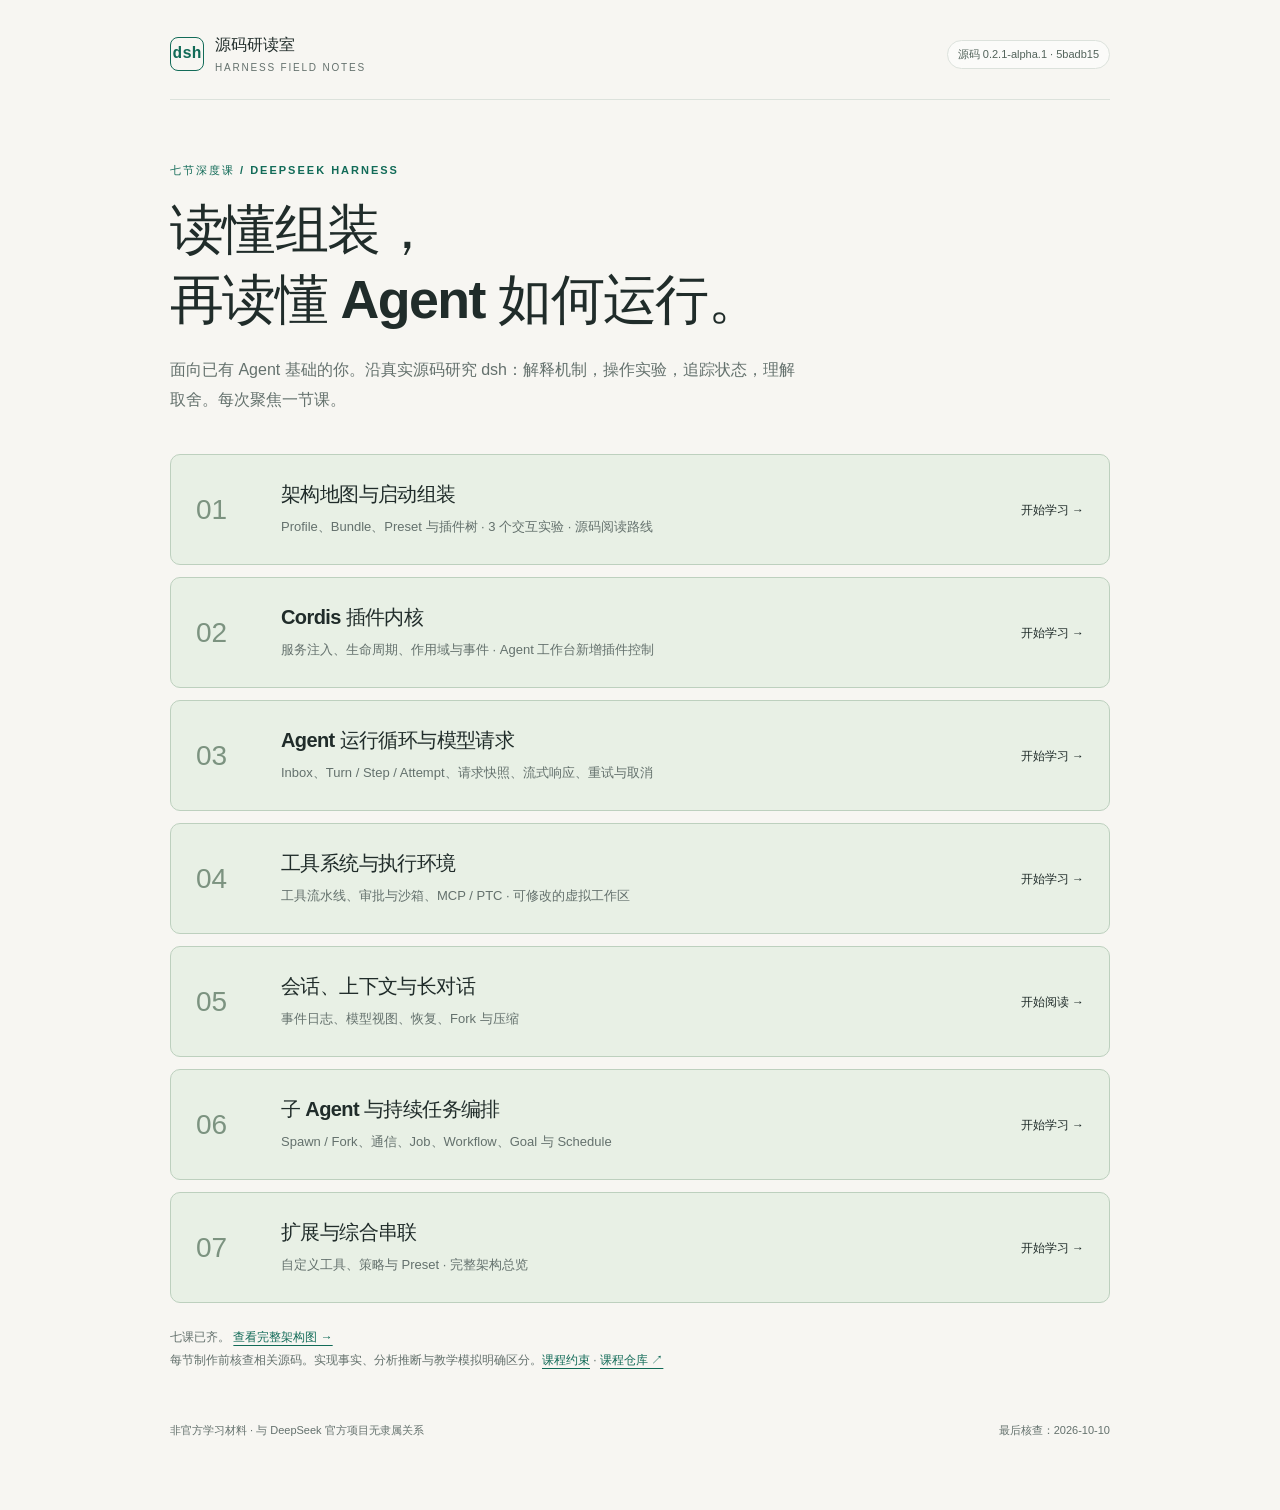
<file: index.html>
<!doctype html><html lang="zh-CN"><head><meta charset="utf-8"><meta name="viewport" content="width=device-width,initial-scale=1"><title>DSH 源码研读室 — 七节 DeepSeek Harness 深度课</title><meta name="description" content="面向已有 Agent 基础的学习者，从源码理解 DeepSeek Harness。每节课包含机制讲解、交互实验、源码定位与机制图解。"><link rel="stylesheet" href="assets/course.css"><link rel="icon" type="image/svg+xml" href="data:image/svg+xml,%3Csvg xmlns='http://www.w3.org/2000/svg' viewBox='0 0 64 64'%3E%3Crect width='64' height='64' rx='14' fill='%23126b58'/%3E%3Ctext x='9' y='42' font-family='monospace' font-size='28' fill='white'%3Edsh%3C/text%3E%3C/svg%3E"></head><body><main class="course-home"><header class="home-header"><a class="brand" href="./"><span class="brandmark">dsh</span><span>源码研读室<small>HARNESS FIELD NOTES</small></span></a><span class="pill">源码 0.2.1-alpha.1 · 5badb15</span></header><section class="home-hero"><div class="eyebrow">七节深度课 / DeepSeek Harness</div><h1>读懂组装，<br>再读懂 Agent 如何运行。</h1><p>面向已有 Agent 基础的你。沿真实源码研究 dsh：解释机制，操作实验，追踪状态，理解取舍。每次聚焦一节课。</p></section><div class="course-list">
<a class="course-card live" href="lessons/01/"><span class="course-num">01</span><div><h2>架构地图与启动组装</h2><p>Profile、Bundle、Preset 与插件树 · 3 个交互实验 · 源码阅读路线</p></div><span class="status">开始学习 →</span></a>
<a class="course-card live" href="lessons/02/"><span class="course-num">02</span><div><h2>Cordis 插件内核</h2><p>服务注入、生命周期、作用域与事件 · Agent 工作台新增插件控制</p></div><span class="status">开始学习 →</span></a>
<a class="course-card live" href="lessons/03/"><span class="course-num">03</span><div><h2>Agent 运行循环与模型请求</h2><p>Inbox、Turn / Step / Attempt、请求快照、流式响应、重试与取消</p></div><span class="status">开始学习 →</span></a>
<a class="course-card live" href="lessons/04/"><span class="course-num">04</span><div><h2>工具系统与执行环境</h2><p>工具流水线、审批与沙箱、MCP / PTC · 可修改的虚拟工作区</p></div><span class="status">开始学习 →</span></a>
<a class="course-card live" href="lessons/05/"><span class="course-num">05</span><div><h2>会话、上下文与长对话</h2><p>事件日志、模型视图、恢复、Fork 与压缩</p></div><span class="status">开始阅读 →</span></a>
<a class="course-card live" href="lessons/06/"><span class="course-num">06</span><div><h2>子 Agent 与持续任务编排</h2><p>Spawn / Fork、通信、Job、Workflow、Goal 与 Schedule</p></div><span class="status">开始学习 →</span></a>
<a class="course-card live" href="lessons/07/"><span class="course-num">07</span><div><h2>扩展与综合串联</h2><p>自定义工具、策略与 Preset · 完整架构总览</p></div><span class="status">开始学习 →</span></a>
</div><p class="home-note"><strong>七课已齐。</strong> <a href="lessons/07/#architecture">查看完整架构图 →</a><br>每节制作前核查相关源码。实现事实、分析推断与教学模拟明确区分。<a href="AGENTS.md">课程约束</a> · <a href="https://github.com/Han2233/dsh-course" target="_blank" rel="noopener">课程仓库 ↗</a></p><footer class="footer"><span>非官方学习材料 · 与 DeepSeek 官方项目无隶属关系</span><span>最后核查：2026-10-10</span></footer></main></body></html>
</file>
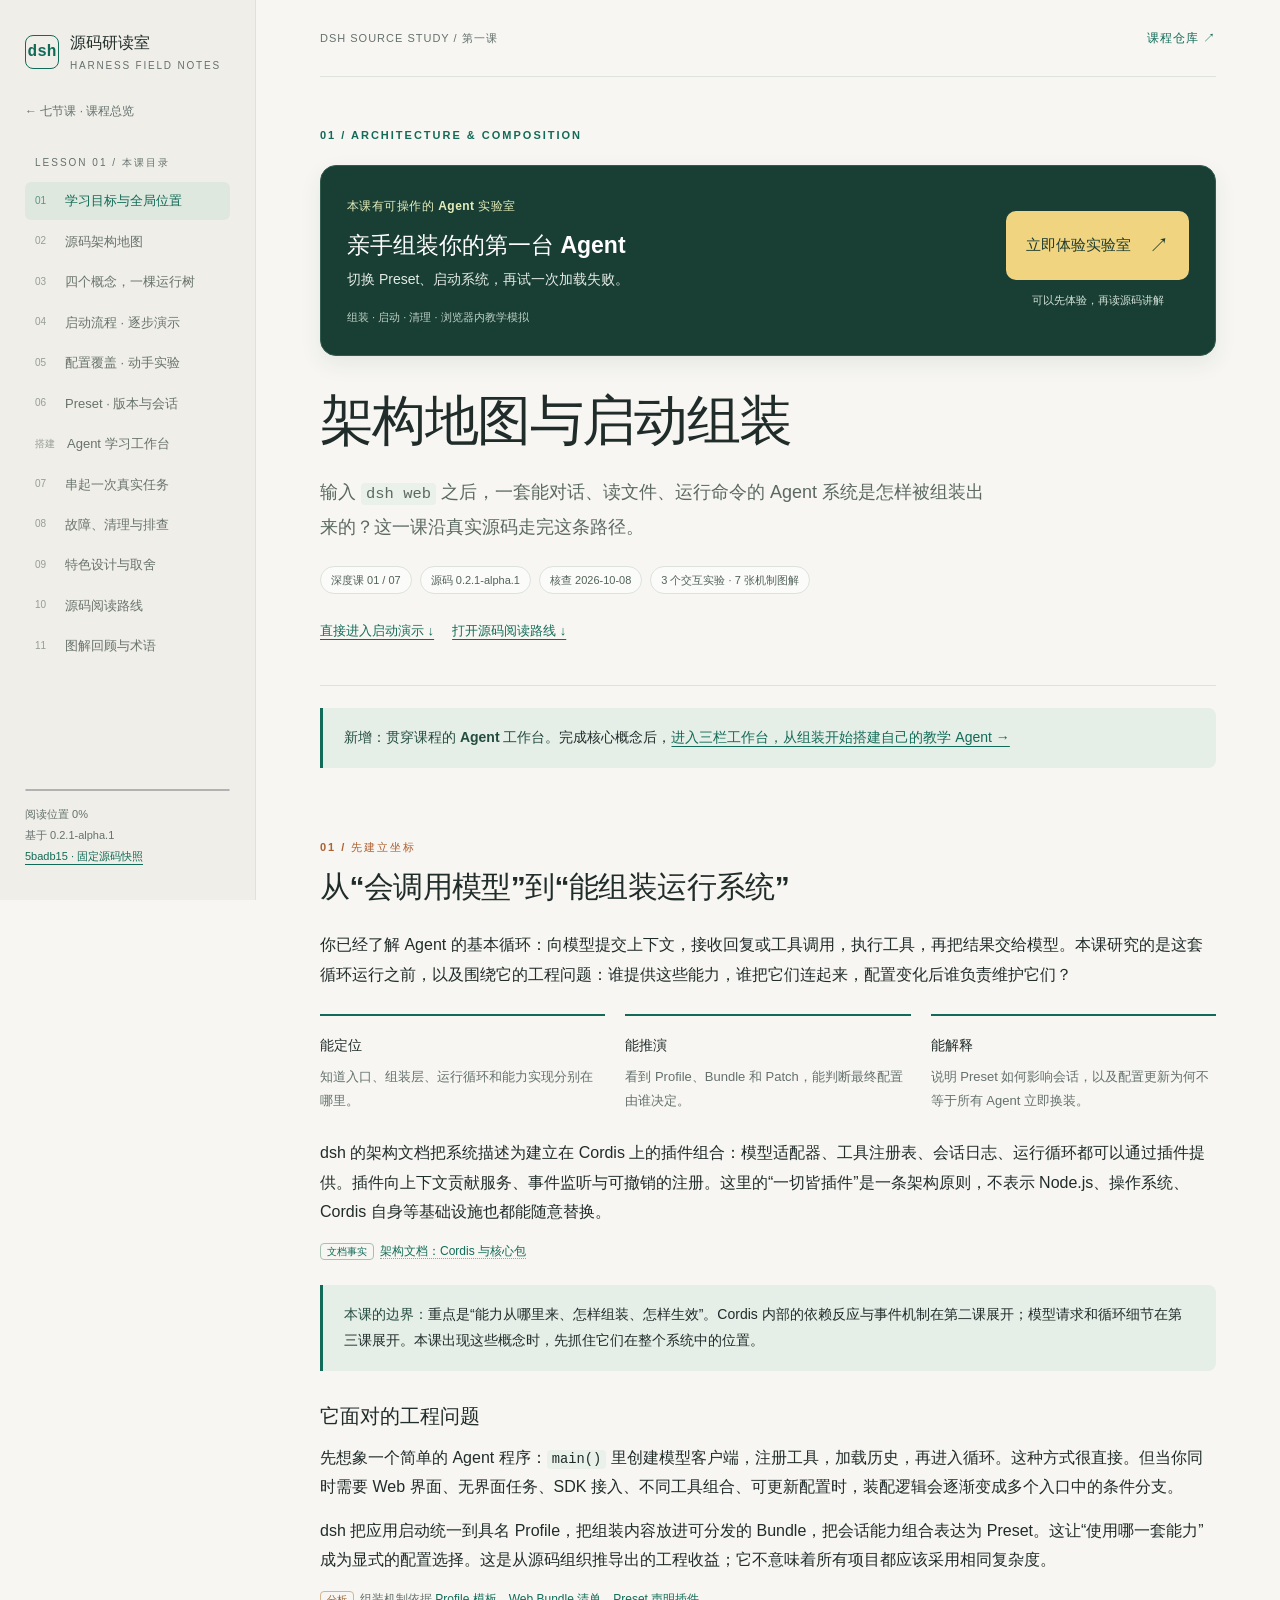
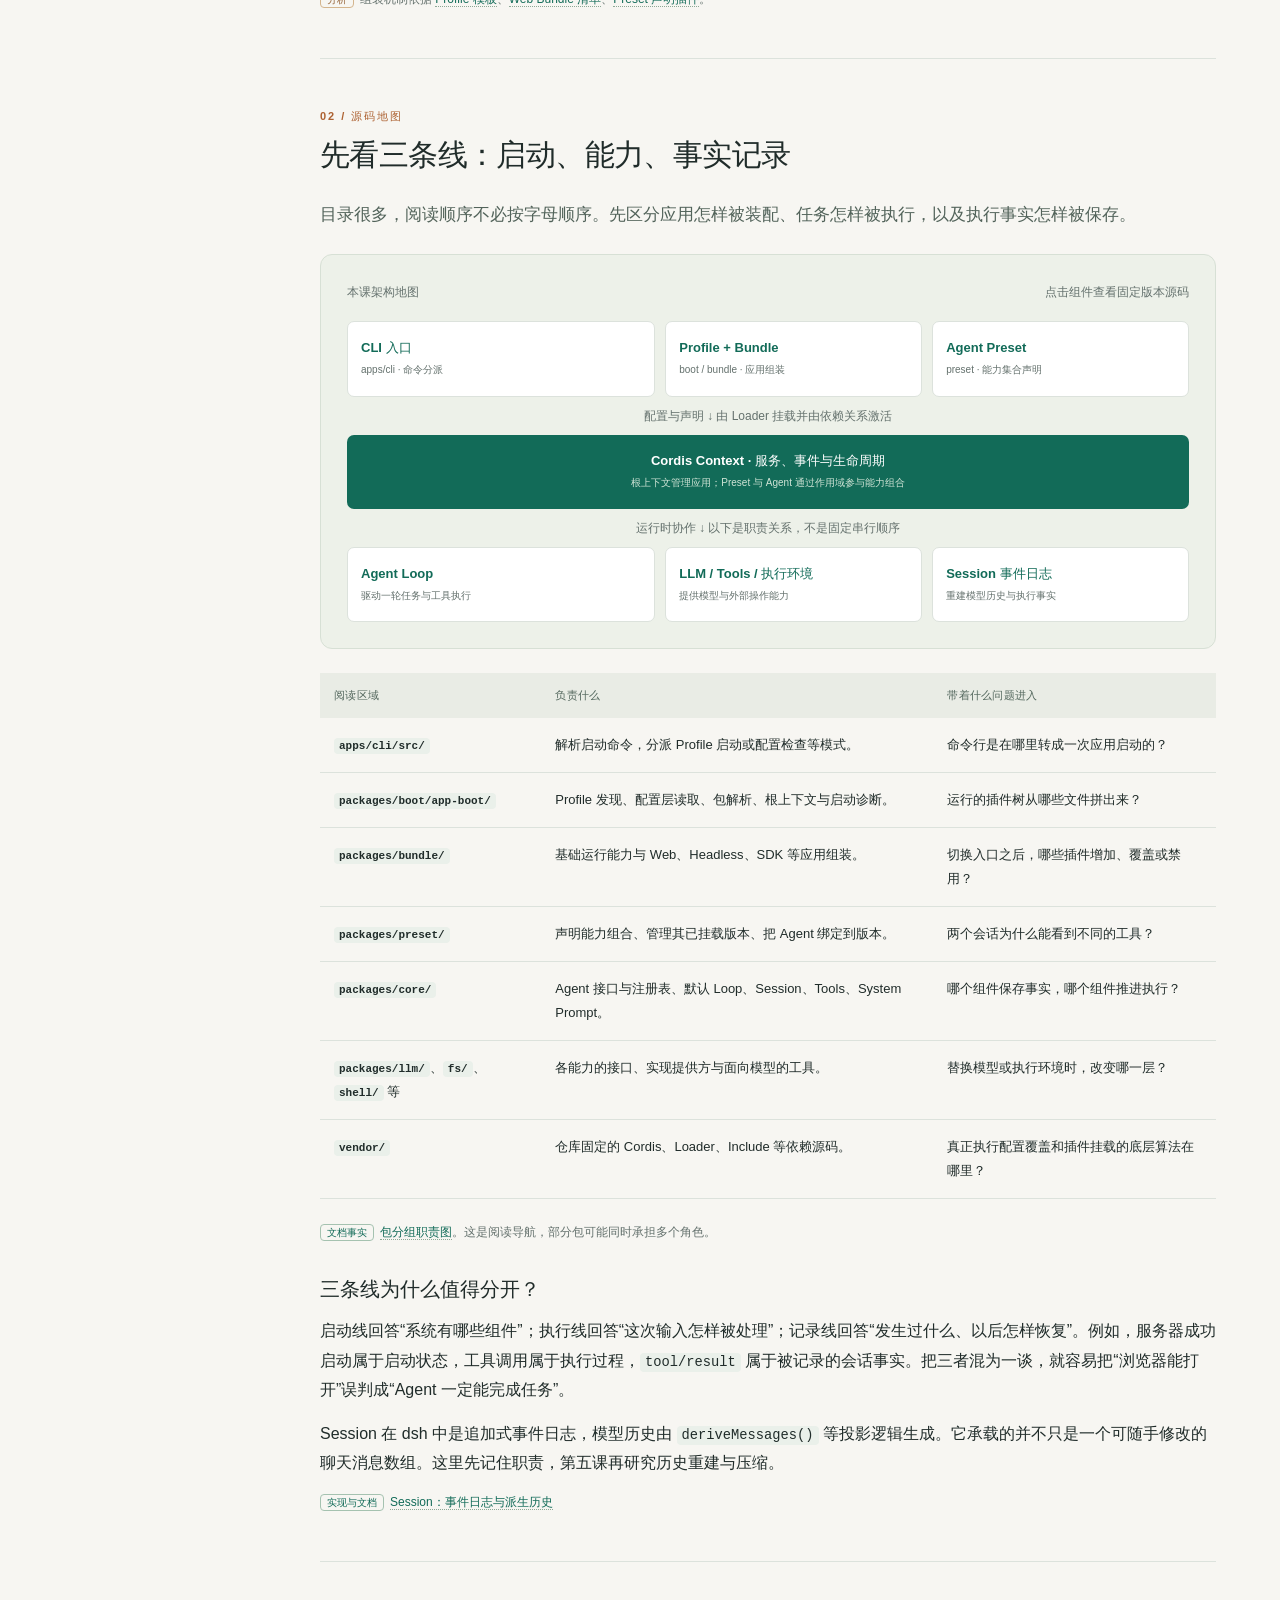
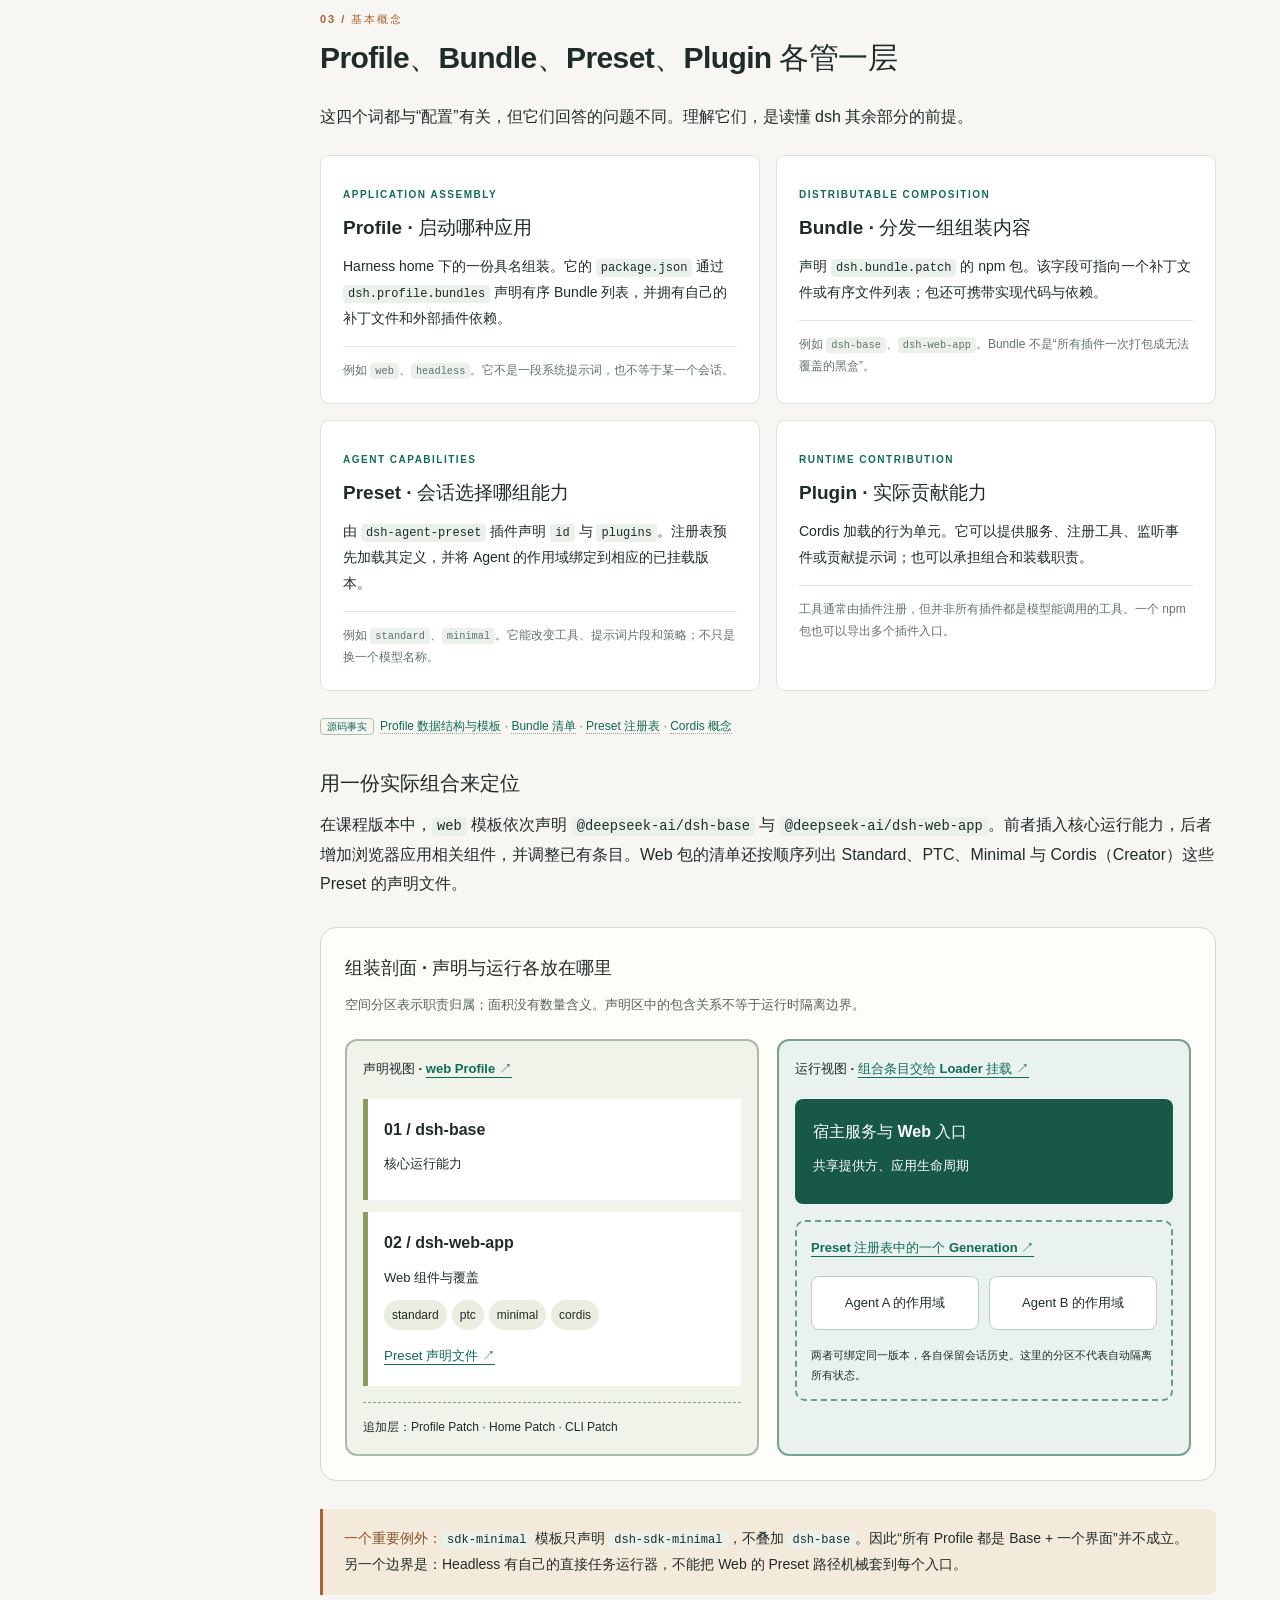
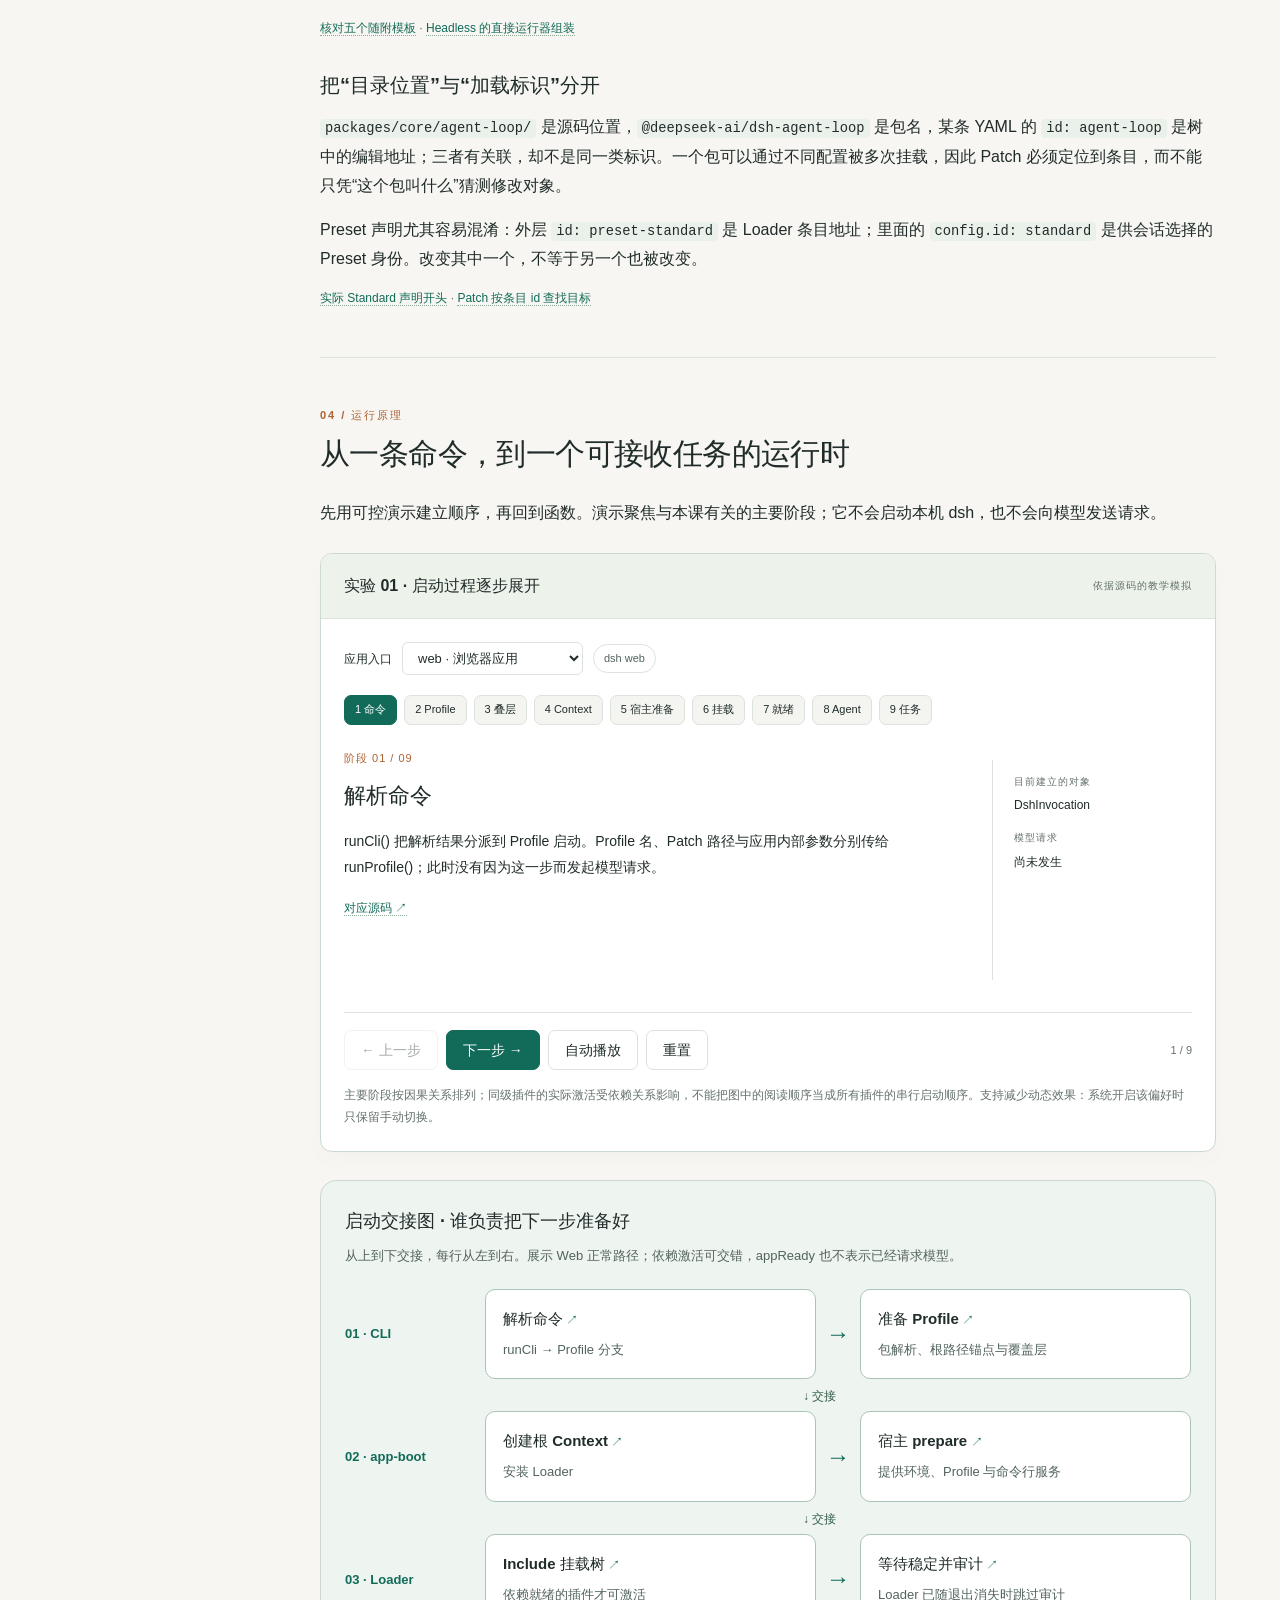
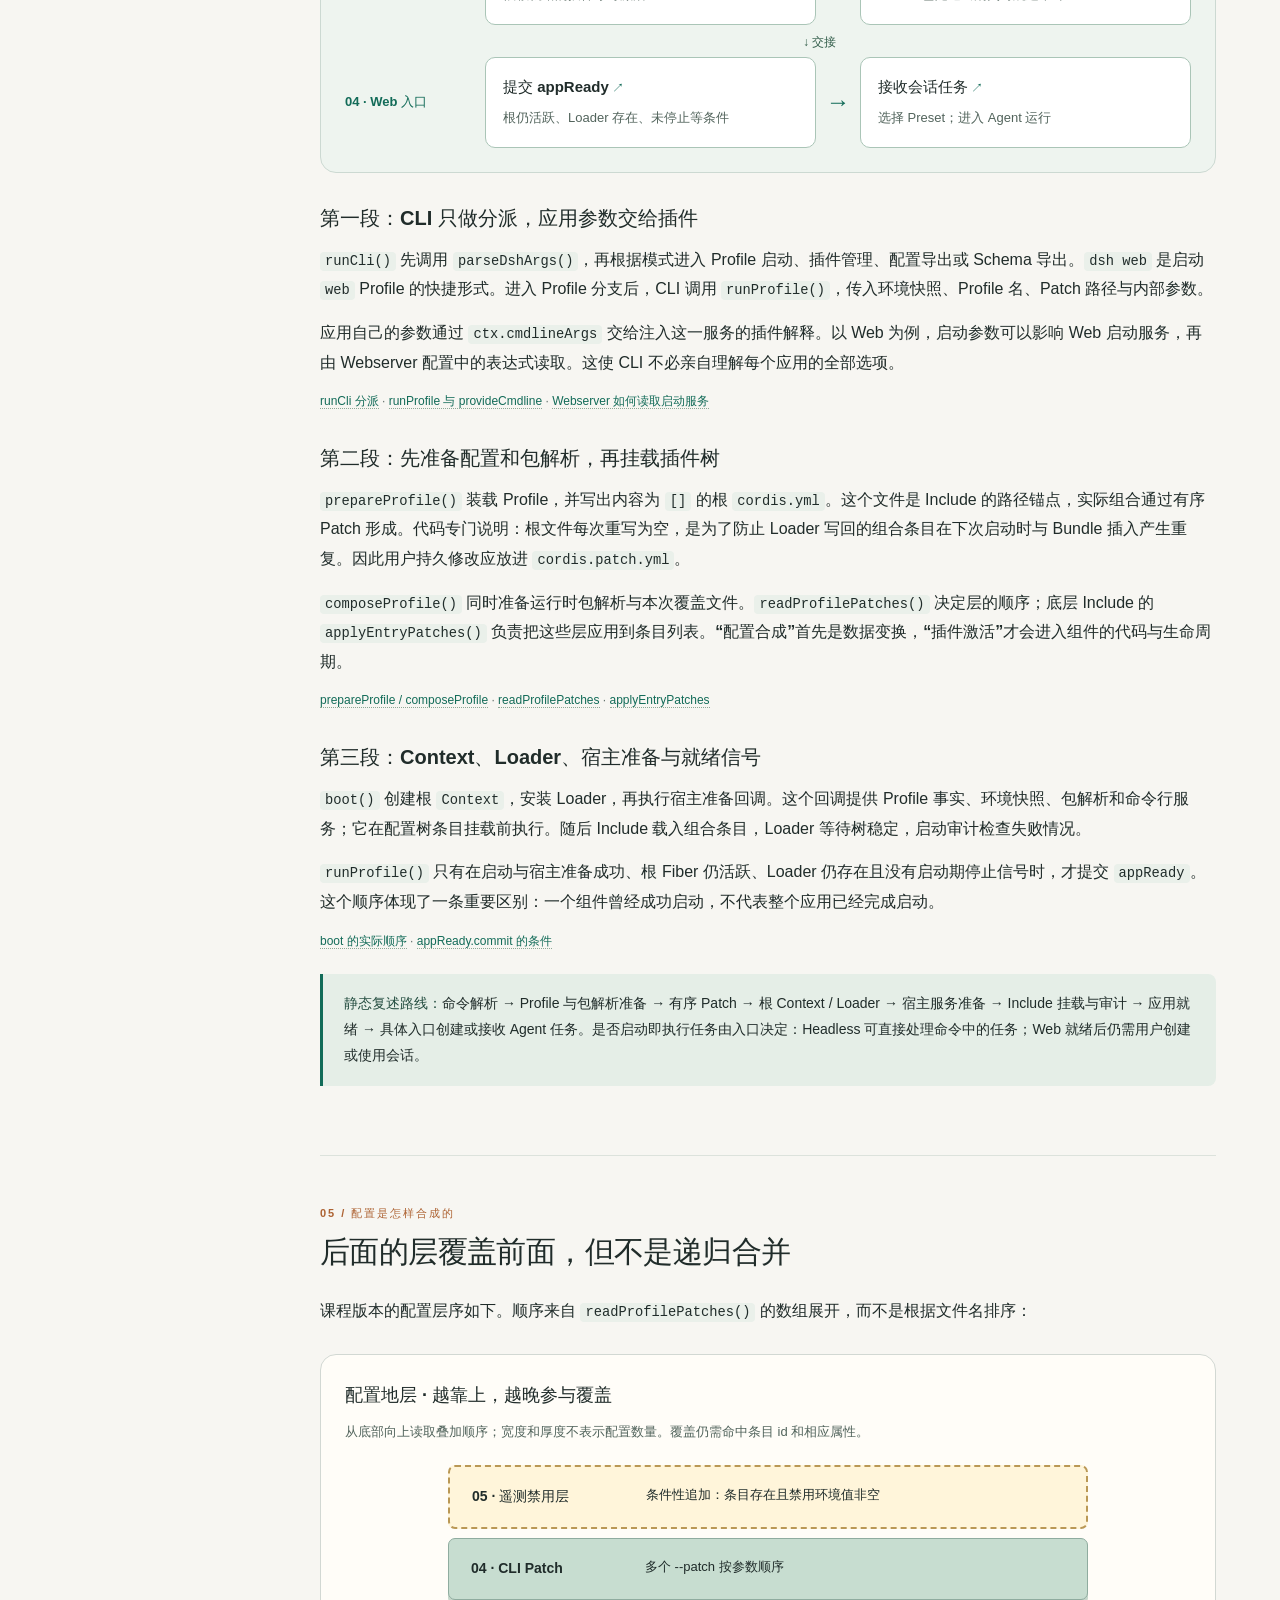
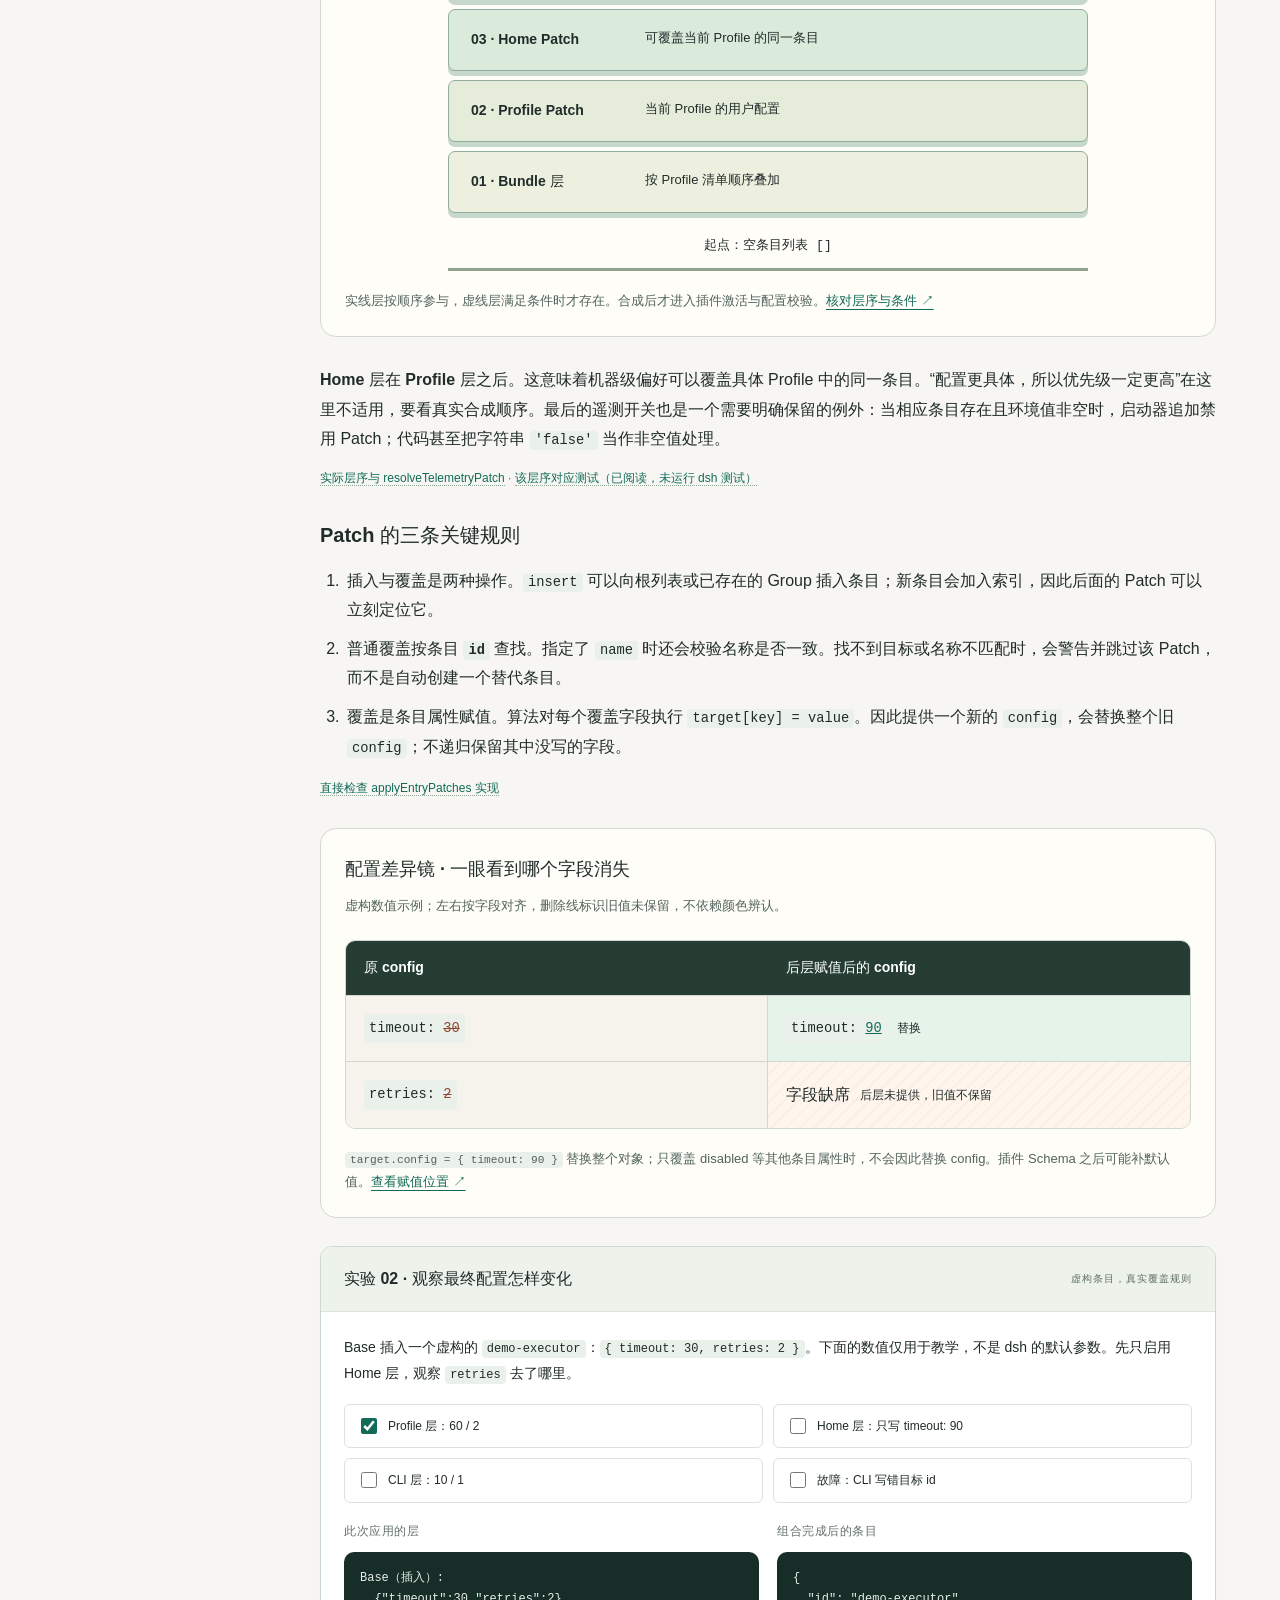
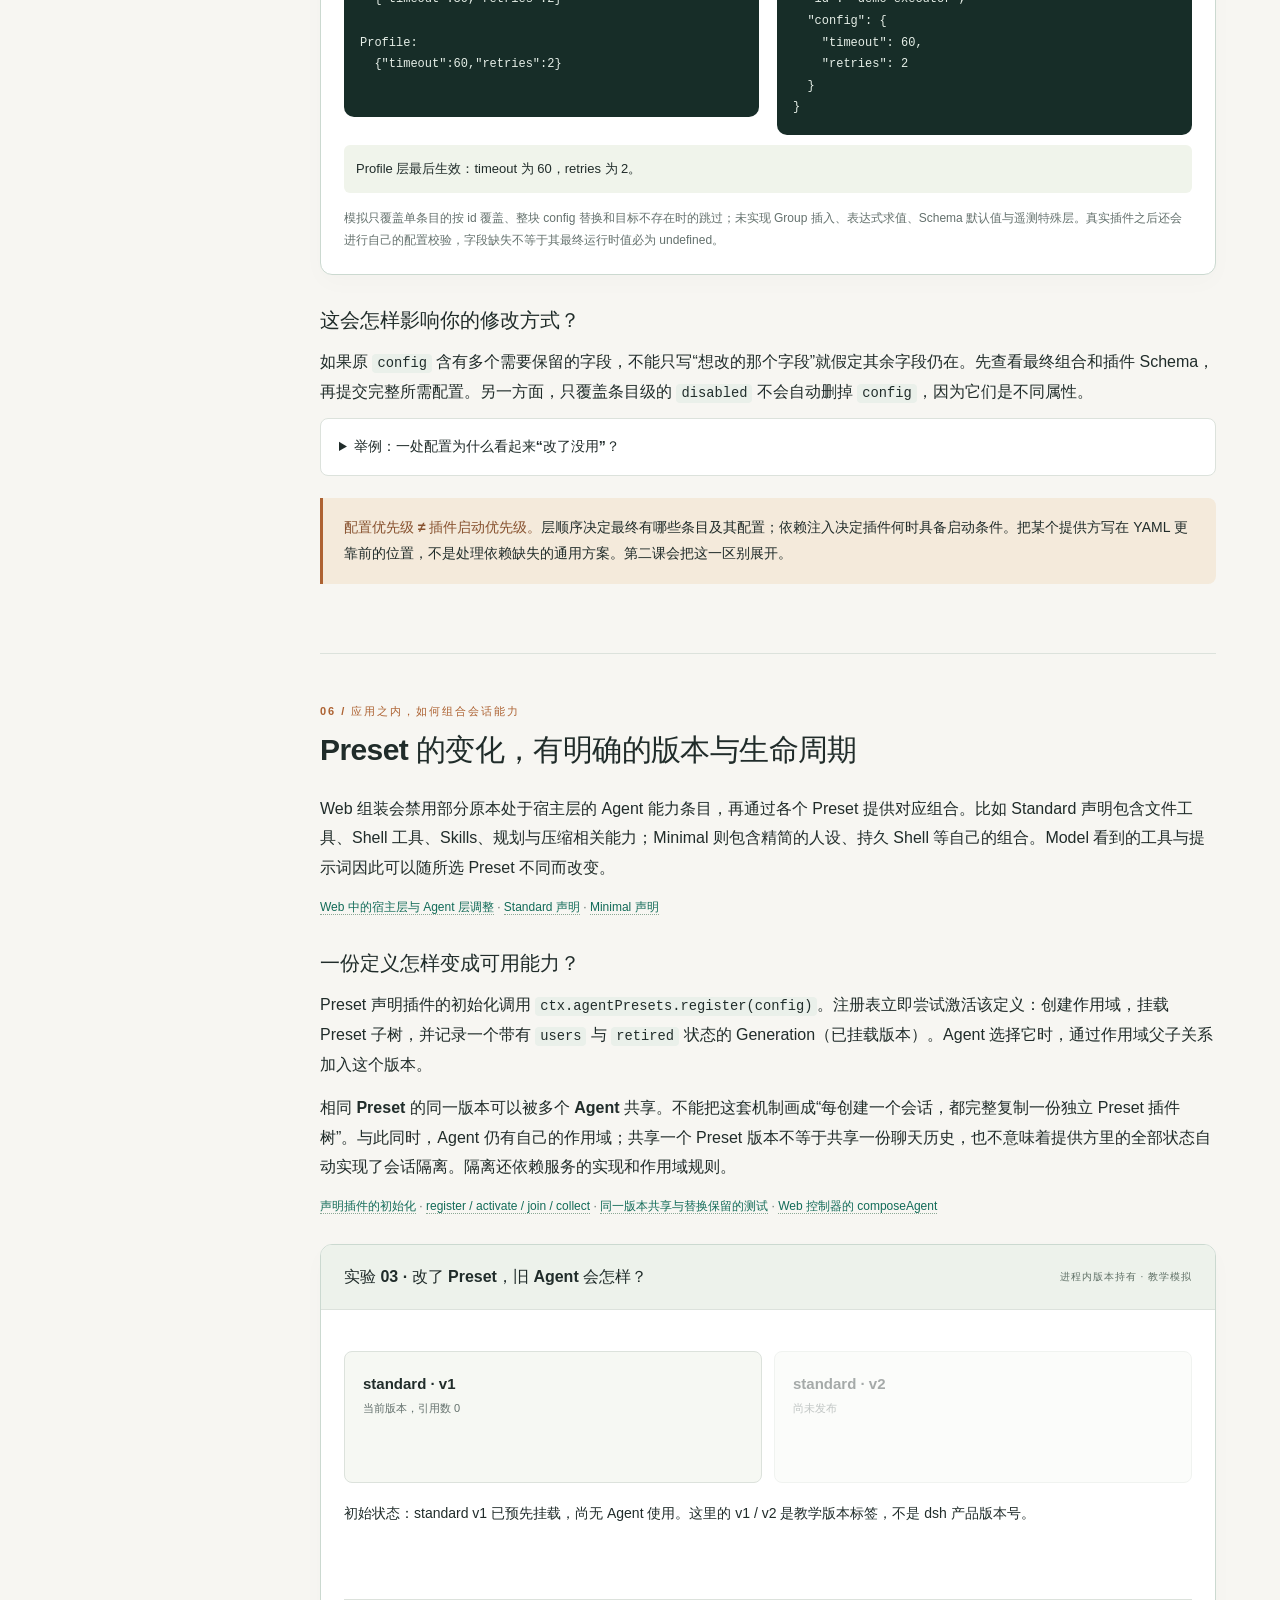
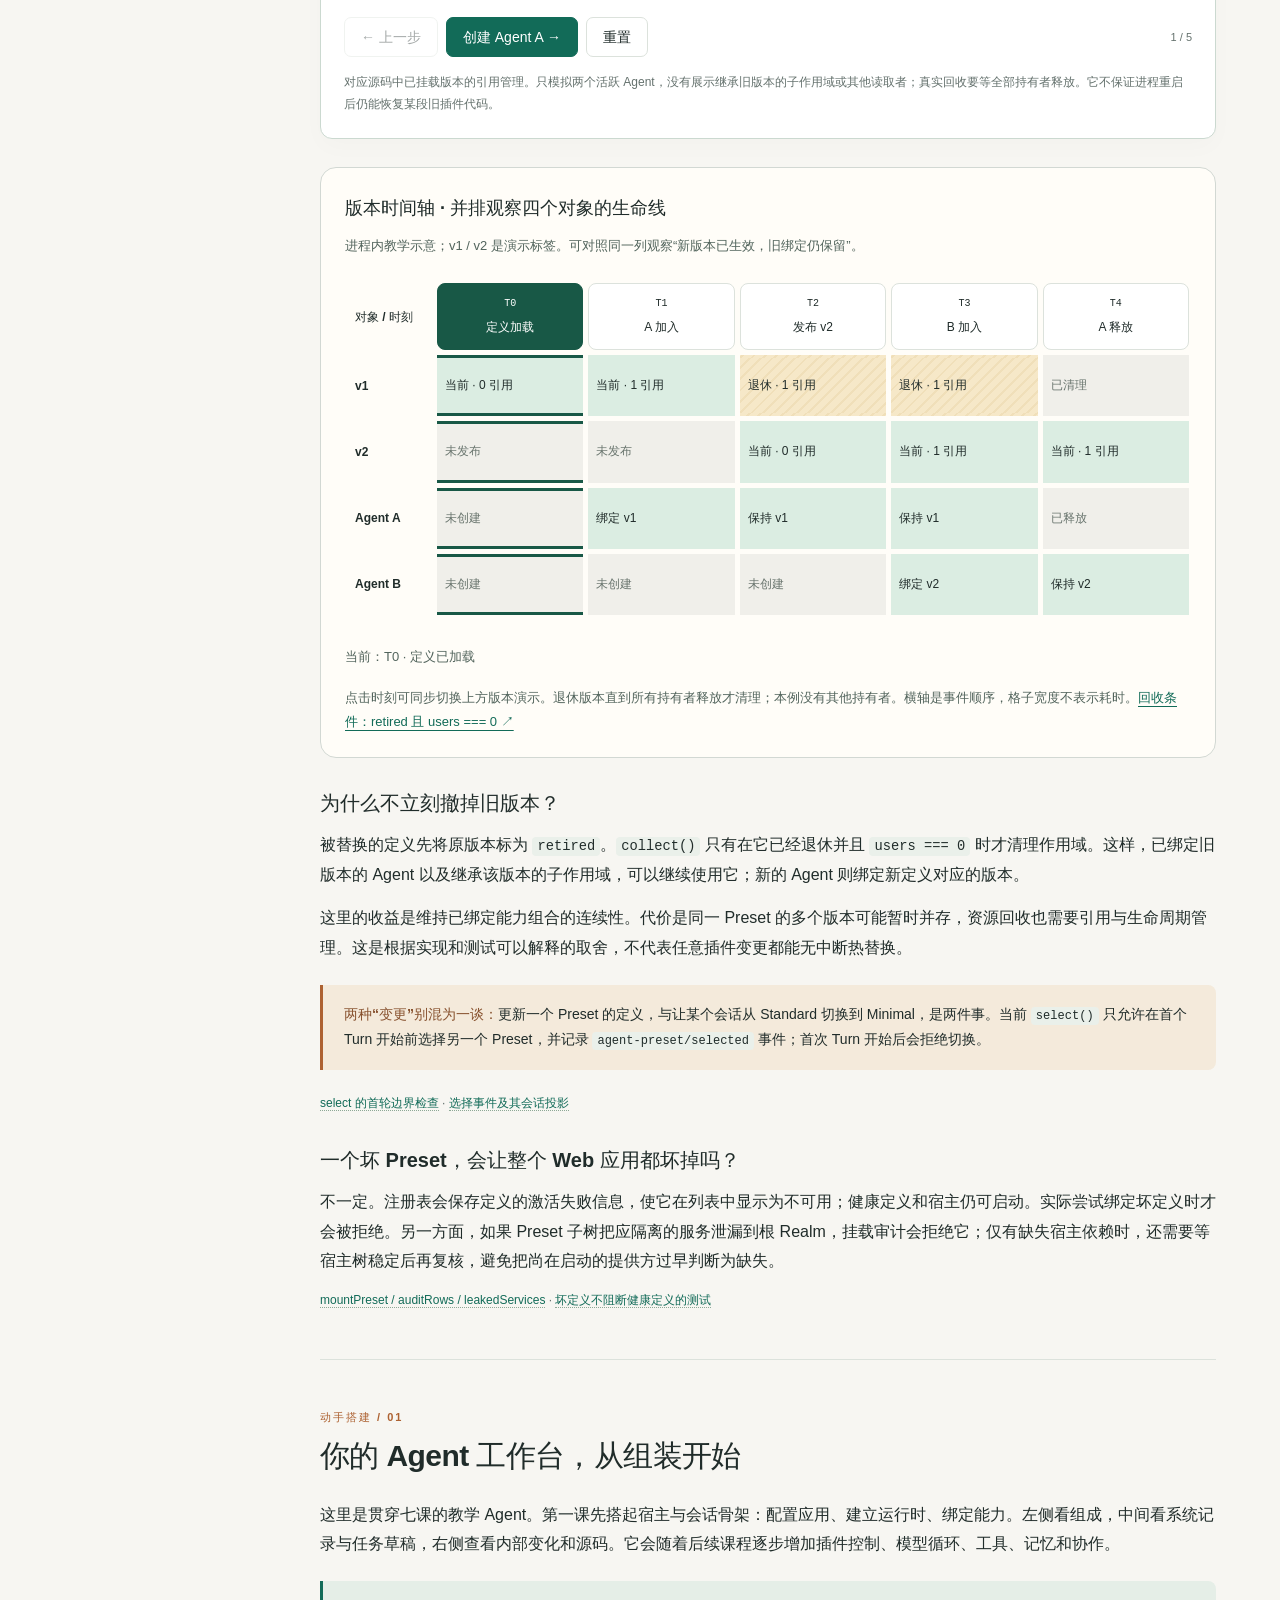
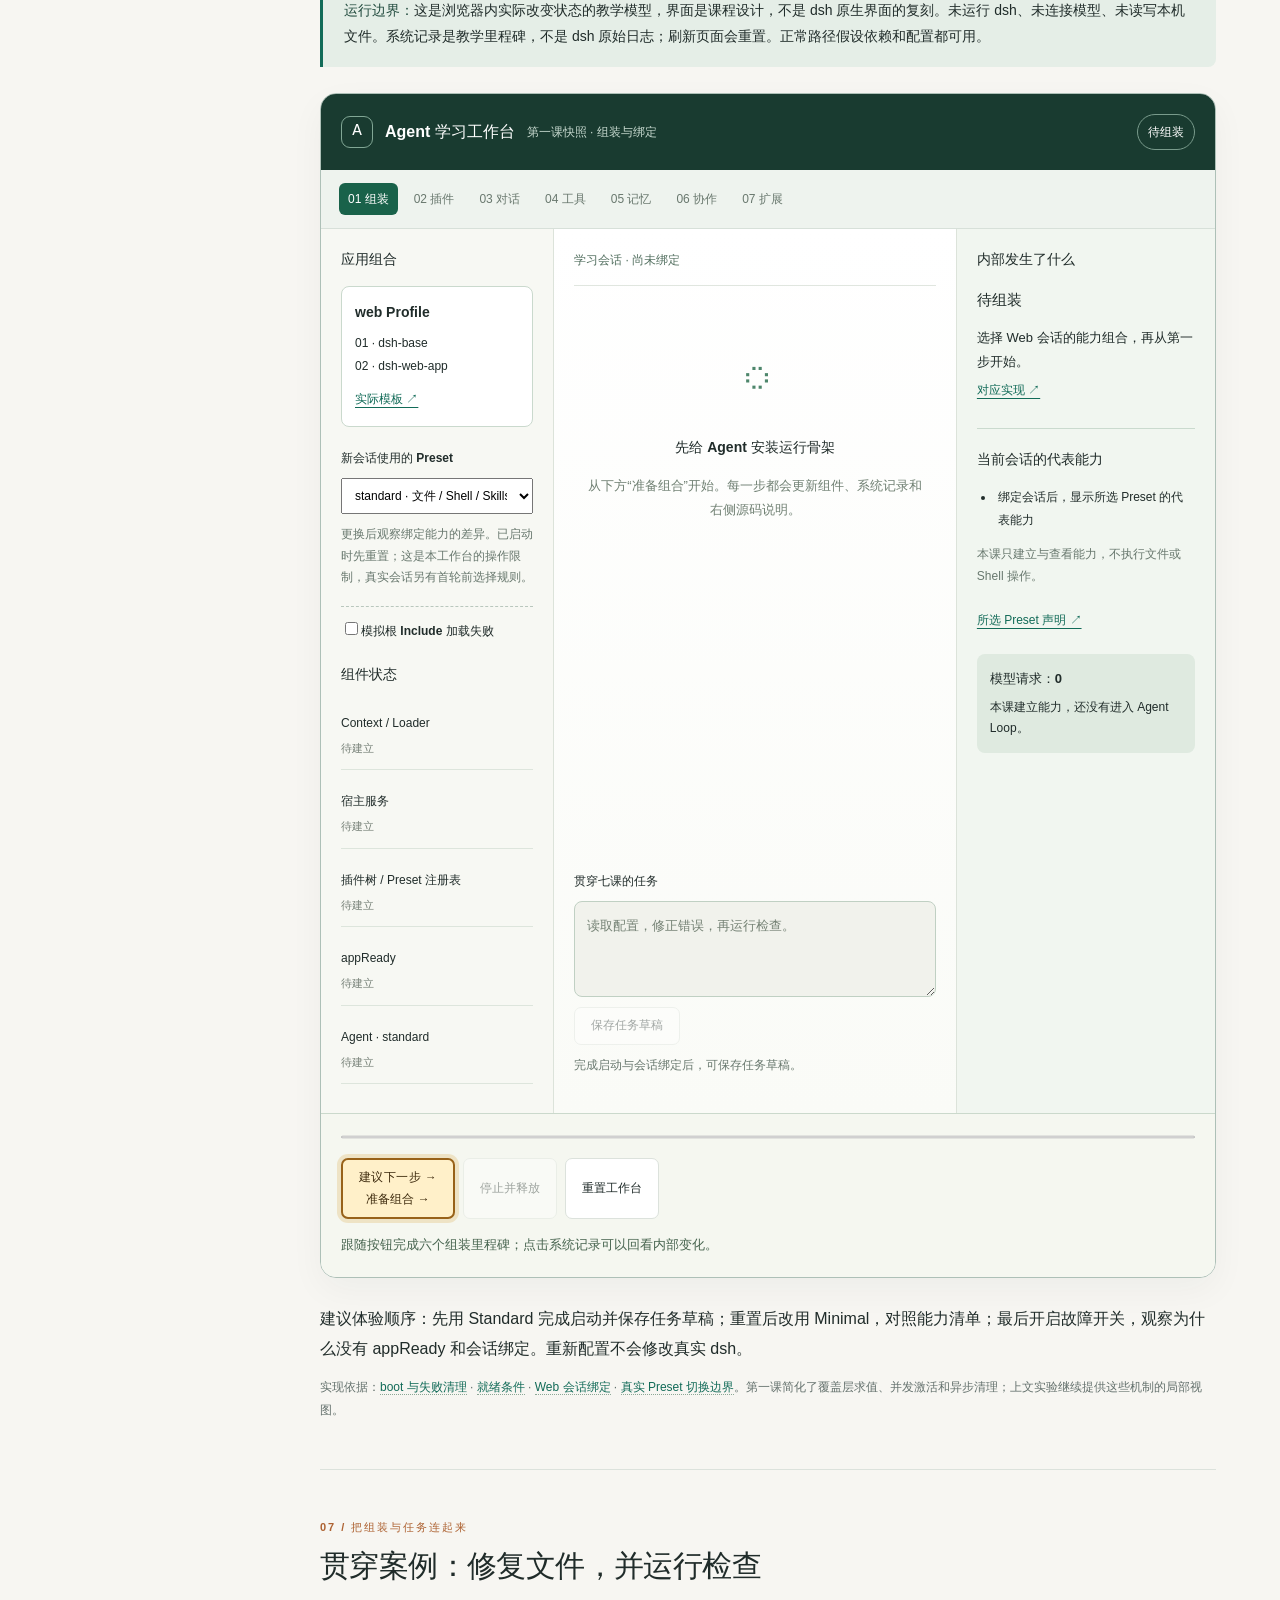
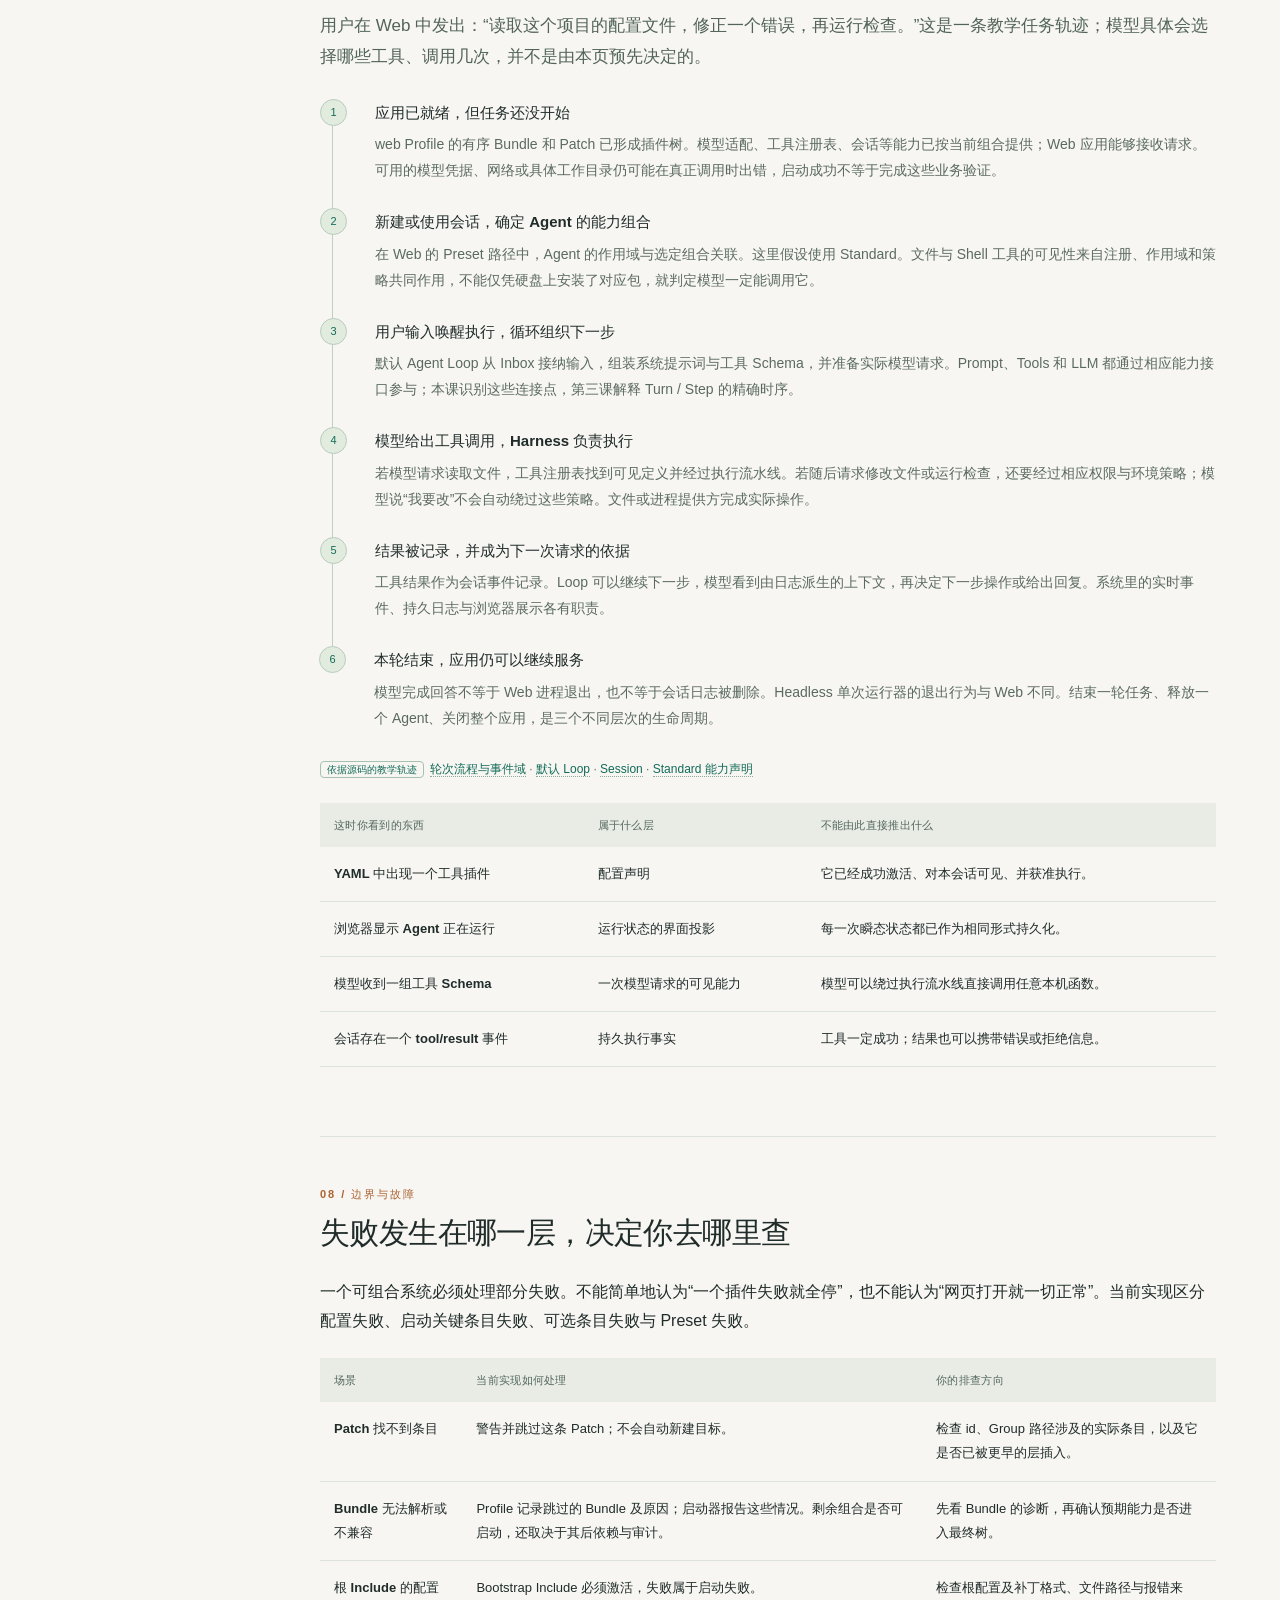
<file: lessons/01/index.html>
<!doctype html>
<html lang="zh-CN">
<head>
<meta charset="UTF-8"><meta name="viewport" content="width=device-width, initial-scale=1">
<title>01 · 架构地图与启动组装 — DSH 源码研读室</title>
<meta name="description" content="从真实源码理解 DeepSeek Harness 的 Profile、Bundle、Preset、插件树与启动流程。包含配置覆盖、启动流程和 Preset 生命周期交互实验。">
<link rel="icon" type="image/svg+xml" href="data:image/svg+xml,%3Csvg xmlns='http://www.w3.org/2000/svg' viewBox='0 0 64 64'%3E%3Crect width='64' height='64' rx='14' fill='%23126b58'/%3E%3Cpath d='M16 17h13v13H16zm19 0h13v13H35zM16 36h13v13H16zm19 0h13v13H35z' fill='%23e5eee7'/%3E%3C/svg%3E">
<link rel="stylesheet" href="../../assets/course.css"><script src="sources.js" defer></script><script src="../../assets/lesson01-models.js" defer></script><script src="../../assets/lesson01.js" defer></script>
<link rel="stylesheet" href="../../assets/workbench01.css?v=guided-1"><script src="../../assets/workbench01-model.js" defer></script><script src="../../assets/workbench01.js?v=guided-1" defer></script>
<link rel="stylesheet" href="../../assets/lab-entry.css?v=1"></head>
<body>
<a class="skip" href="#main">跳到课程正文</a>
<aside class="sidebar" aria-label="课程导航">
<a class="brand" href="../../"><span class="brandmark" aria-hidden="true">dsh</span><span>源码研读室<small>HARNESS FIELD NOTES</small></span></a>
<a class="back" href="../../">← 七节课 · 课程总览</a>
<div class="nav-label">LESSON 01 / 本课目录</div>
<nav class="toc">
<a href="#orientation"><b>01</b> 学习目标与全局位置</a><a href="#map"><b>02</b> 源码架构地图</a><a href="#concepts"><b>03</b> 四个概念，一棵运行树</a><a href="#boot"><b>04</b> 启动流程 · 逐步演示</a><a href="#patches"><b>05</b> 配置覆盖 · 动手实验</a><a href="#presets"><b>06</b> Preset · 版本与会话</a><a href="#workbench"><b>搭建</b> Agent 学习工作台</a><a href="#case"><b>07</b> 串起一次真实任务</a><a href="#failures"><b>08</b> 故障、清理与排查</a><a href="#tradeoffs"><b>09</b> 特色设计与取舍</a><a href="#sources"><b>10</b> 源码阅读路线</a><a href="#check"><b>11</b> 图解回顾与术语</a>
</nav>
<div class="sidebar-foot"><progress id="reading-progress" max="100" value="0" aria-label="页面阅读位置"></progress><span id="reading-percent">阅读位置 0%</span><br>基于 0.2.1-alpha.1<br><a data-ref="commit" href="https://github.com/deepseek-ai/deepseek-harness/tree/5badb15009ae1756c3afe0ae0cef1faafc290ccc" target="_blank" rel="noopener">5badb15 · 固定源码快照</a></div>
</aside>
<div class="mobile-header"><a href="../../">dsh / 源码研读室</a><label><span class="sr-only">跳转到</span><select id="mobile-nav" aria-label="跳转到课程章节"><option value="">本课目录</option><option value="orientation">01 学习目标</option><option value="map">02 架构地图</option><option value="concepts">03 核心概念</option><option value="boot">04 启动演示</option><option value="patches">05 配置实验</option><option value="presets">06 Preset 实验</option><option value="workbench">动手搭建 · Agent 工作台</option><option value="case">07 完整任务</option><option value="failures">08 故障排查</option><option value="tradeoffs">09 设计取舍</option><option value="sources">10 源码路线</option><option value="check">11 图解回顾</option></select></label></div>
<main class="main" id="main">
<div class="topline"><span>DSH SOURCE STUDY / 第一课</span><a href="https://github.com/Han2233/dsh-course" target="_blank" rel="noopener">课程仓库 ↗</a></div>
<header class="hero">
<div class="eyebrow">01 / Architecture &amp; Composition</div><aside class="lab-entry" aria-label="本课交互实验室"><div class="lab-entry-copy"><span class="lab-entry-badge">本课有可操作的 Agent 实验室</span><h2>亲手组装你的第一台 Agent</h2><p>切换 Preset、启动系统，再试一次加载失败。</p><small>组装 · 启动 · 清理 · 浏览器内教学模拟</small></div><div class="lab-entry-action"><a class="lab-entry-button" href="#workbench">立即体验实验室 <span aria-hidden="true">↗</span></a><span>可以先体验，再读源码讲解</span></div></aside>
<h1>架构地图与启动组装</h1>
<p class="lead">输入 <code>dsh web</code> 之后，一套能对话、读文件、运行命令的 Agent 系统是怎样被组装出来的？这一课沿真实源码走完这条路径。</p>
<div class="meta"><span class="pill">深度课 01 / 07</span><span class="pill">源码 0.2.1-alpha.1</span><span class="pill">核查 2026-10-08</span><span class="pill">3 个交互实验 · 7 张机制图解</span></div>
<div class="hero-bottom"><a href="#boot" class="text-link">直接进入启动演示 ↓</a><a href="#sources" class="text-link">打开源码阅读路线 ↓</a></div>
</header>
<noscript><p class="noscript">当前浏览器未启用 JavaScript。正文、源码摘录、静态流程和答案解析仍可阅读；三个交互实验需要启用 JavaScript。</p></noscript>
<p class="note"><strong>新增：贯穿课程的 Agent 工作台。</strong>完成核心概念后，<a href="#workbench">进入三栏工作台，从组装开始搭建自己的教学 Agent →</a></p>
<section class="lesson-section" id="orientation">
<div class="section-no">01 / 先建立坐标</div><h2>从“会调用模型”到“能组装运行系统”</h2>
<p>你已经了解 Agent 的基本循环：向模型提交上下文，接收回复或工具调用，执行工具，再把结果交给模型。本课研究的是这套循环运行之前，以及围绕它的工程问题：<strong>谁提供这些能力，谁把它们连起来，配置变化后谁负责维护它们？</strong></p>
<div class="goals"><div class="goal"><b>能定位</b><p>知道入口、组装层、运行循环和能力实现分别在哪里。</p></div><div class="goal"><b>能推演</b><p>看到 Profile、Bundle 和 Patch，能判断最终配置由谁决定。</p></div><div class="goal"><b>能解释</b><p>说明 Preset 如何影响会话，以及配置更新为何不等于所有 Agent 立即换装。</p></div></div>
<p>dsh 的架构文档把系统描述为建立在 Cordis 上的插件组合：模型适配器、工具注册表、会话日志、运行循环都可以通过插件提供。插件向上下文贡献服务、事件监听与可撤销的注册。这里的“一切皆插件”是一条架构原则，不表示 Node.js、操作系统、Cordis 自身等基础设施也都能随意替换。</p>
<p class="evidence"><span class="tag">文档事实</span><a data-ref="architecture" href="https://github.com/deepseek-ai/deepseek-harness/blob/5badb15009ae1756c3afe0ae0cef1faafc290ccc/docs/architecture.zh.md#L1" target="_blank" rel="noopener">架构文档：Cordis 与核心包</a></p>
<div class="note"><strong>本课的边界：</strong>重点是“能力从哪里来、怎样组装、怎样生效”。Cordis 内部的依赖反应与事件机制在第二课展开；模型请求和循环细节在第三课展开。本课出现这些概念时，先抓住它们在整个系统中的位置。</div>
<h3>它面对的工程问题</h3>
<p>先想象一个简单的 Agent 程序：<code>main()</code> 里创建模型客户端，注册工具，加载历史，再进入循环。这种方式很直接。但当你同时需要 Web 界面、无界面任务、SDK 接入、不同工具组合、可更新配置时，装配逻辑会逐渐变成多个入口中的条件分支。</p>
<p>dsh 把应用启动统一到具名 Profile，把组装内容放进可分发的 Bundle，把会话能力组合表达为 Preset。这让“使用哪一套能力”成为显式的配置选择。<strong>这是从源码组织推导出的工程收益</strong>；它不意味着所有项目都应该采用相同复杂度。</p>
<p class="evidence"><span class="tag infer">分析</span>组装机制依据 <a data-ref="profiles" href="https://github.com/deepseek-ai/deepseek-harness/blob/5badb15009ae1756c3afe0ae0cef1faafc290ccc/packages/boot/app-boot/src/profile.ts#L179-L196" target="_blank" rel="noopener">Profile 模板</a>、<a data-ref="web-manifest" href="https://github.com/deepseek-ai/deepseek-harness/blob/5badb15009ae1756c3afe0ae0cef1faafc290ccc/packages/bundle/web-app/package.json#L42-L54" target="_blank" rel="noopener">Web Bundle 清单</a>、<a data-ref="preset-declare" href="https://github.com/deepseek-ai/deepseek-harness/blob/5badb15009ae1756c3afe0ae0cef1faafc290ccc/packages/preset/agent-preset/src/index.ts#L12-L30" target="_blank" rel="noopener">Preset 声明插件</a>。</p>
</section>
<section class="lesson-section" id="map">
<div class="section-no">02 / 源码地图</div><h2>先看三条线：启动、能力、事实记录</h2>
<p class="intro">目录很多，阅读顺序不必按字母顺序。先区分应用怎样被装配、任务怎样被执行，以及执行事实怎样被保存。</p>
<div class="architecture" aria-label="dsh 架构关系图">
<div class="architecture-head"><strong>本课架构地图</strong><span>点击组件查看固定版本源码</span></div>
<div class="arch-row"><a class="arch-node" data-ref="cli" href="https://github.com/deepseek-ai/deepseek-harness/blob/5badb15009ae1756c3afe0ae0cef1faafc290ccc/apps/cli/src/bin.ts#L26-L50" target="_blank" rel="noopener"><b>CLI 入口</b><small>apps/cli · 命令分派</small></a><a class="arch-node" data-ref="profiles" href="https://github.com/deepseek-ai/deepseek-harness/blob/5badb15009ae1756c3afe0ae0cef1faafc290ccc/packages/boot/app-boot/src/profile.ts#L179-L196" target="_blank" rel="noopener"><b>Profile + Bundle</b><small>boot / bundle · 应用组装</small></a><a class="arch-node" data-ref="preset-declare" href="https://github.com/deepseek-ai/deepseek-harness/blob/5badb15009ae1756c3afe0ae0cef1faafc290ccc/packages/preset/agent-preset/src/index.ts#L12-L30" target="_blank" rel="noopener"><b>Agent Preset</b><small>preset · 能力集合声明</small></a></div>
<div class="arch-arrow" aria-hidden="true">配置与声明 ↓ 由 Loader 挂载并由依赖关系激活</div>
<div class="arch-row"><a class="arch-node arch-core" data-ref="boot" href="https://github.com/deepseek-ai/deepseek-harness/blob/5badb15009ae1756c3afe0ae0cef1faafc290ccc/packages/boot/app-boot/src/index.ts#L973-L1015" target="_blank" rel="noopener"><b>Cordis Context · 服务、事件与生命周期</b><small>根上下文管理应用；Preset 与 Agent 通过作用域参与能力组合</small></a></div>
<div class="arch-arrow" aria-hidden="true">运行时协作 ↓ 以下是职责关系，不是固定串行顺序</div>
<div class="arch-row"><a class="arch-node" data-ref="agent-loop" href="https://github.com/deepseek-ai/deepseek-harness/blob/5badb15009ae1756c3afe0ae0cef1faafc290ccc/packages/core/agent-loop/src/index.ts#L330" target="_blank" rel="noopener"><b>Agent Loop</b><small>驱动一轮任务与工具执行</small></a><a class="arch-node" data-ref="architecture" href="https://github.com/deepseek-ai/deepseek-harness/blob/5badb15009ae1756c3afe0ae0cef1faafc290ccc/docs/architecture.zh.md#L1" target="_blank" rel="noopener"><b>LLM / Tools / 执行环境</b><small>提供模型与外部操作能力</small></a><a class="arch-node" data-ref="session" href="https://github.com/deepseek-ai/deepseek-harness/blob/5badb15009ae1756c3afe0ae0cef1faafc290ccc/packages/core/session/README.zh.md#L6" target="_blank" rel="noopener"><b>Session 事件日志</b><small>重建模型历史与执行事实</small></a></div>
</div>
<div class="table-wrap"><table><thead><tr><th>阅读区域</th><th>负责什么</th><th>带着什么问题进入</th></tr></thead><tbody>
<tr><td><code>apps/cli/src/</code></td><td>解析启动命令，分派 Profile 启动或配置检查等模式。</td><td>命令行是在哪里转成一次应用启动的？</td></tr>
<tr><td><code>packages/boot/app-boot/</code></td><td>Profile 发现、配置层读取、包解析、根上下文与启动诊断。</td><td>运行的插件树从哪些文件拼出来？</td></tr>
<tr><td><code>packages/bundle/</code></td><td>基础运行能力与 Web、Headless、SDK 等应用组装。</td><td>切换入口之后，哪些插件增加、覆盖或禁用？</td></tr>
<tr><td><code>packages/preset/</code></td><td>声明能力组合、管理其已挂载版本、把 Agent 绑定到版本。</td><td>两个会话为什么能看到不同的工具？</td></tr>
<tr><td><code>packages/core/</code></td><td>Agent 接口与注册表、默认 Loop、Session、Tools、System Prompt。</td><td>哪个组件保存事实，哪个组件推进执行？</td></tr>
<tr><td><code>packages/llm/</code>、<code>fs/</code>、<code>shell/</code> 等</td><td>各能力的接口、实现提供方与面向模型的工具。</td><td>替换模型或执行环境时，改变哪一层？</td></tr>
<tr><td><code>vendor/</code></td><td>仓库固定的 Cordis、Loader、Include 等依赖源码。</td><td>真正执行配置覆盖和插件挂载的底层算法在哪里？</td></tr>
</tbody></table></div>
<p class="evidence"><span class="tag">文档事实</span><a data-ref="packages" href="https://github.com/deepseek-ai/deepseek-harness/blob/5badb15009ae1756c3afe0ae0cef1faafc290ccc/packages/README.md#L6" target="_blank" rel="noopener">包分组职责图</a>。这是阅读导航，部分包可能同时承担多个角色。</p>
<h3>三条线为什么值得分开？</h3>
<p><strong>启动线</strong>回答“系统有哪些组件”；<strong>执行线</strong>回答“这次输入怎样被处理”；<strong>记录线</strong>回答“发生过什么、以后怎样恢复”。例如，服务器成功启动属于启动状态，工具调用属于执行过程，<code>tool/result</code> 属于被记录的会话事实。把三者混为一谈，就容易把“浏览器能打开”误判成“Agent 一定能完成任务”。</p>
<p>Session 在 dsh 中是追加式事件日志，模型历史由 <code>deriveMessages()</code> 等投影逻辑生成。它承载的并不只是一个可随手修改的聊天消息数组。这里先记住职责，第五课再研究历史重建与压缩。</p>
<p class="evidence"><span class="tag">实现与文档</span><a data-ref="session" href="https://github.com/deepseek-ai/deepseek-harness/blob/5badb15009ae1756c3afe0ae0cef1faafc290ccc/packages/core/session/README.zh.md#L6" target="_blank" rel="noopener">Session：事件日志与派生历史</a></p>
</section>
<section class="lesson-section" id="concepts">
<div class="section-no">03 / 基本概念</div><h2>Profile、Bundle、Preset、Plugin 各管一层</h2>
<p>这四个词都与“配置”有关，但它们回答的问题不同。理解它们，是读懂 dsh 其余部分的前提。</p>
<div class="definition-grid">
<article class="definition"><span class="smallcaps">APPLICATION ASSEMBLY</span><h3>Profile · 启动哪种应用</h3><p>Harness home 下的一份具名组装。它的 <code>package.json</code> 通过 <code>dsh.profile.bundles</code> 声明有序 Bundle 列表，并拥有自己的补丁文件和外部插件依赖。</p><p class="boundary">例如 <code>web</code>、<code>headless</code>。它不是一段系统提示词，也不等于某一个会话。</p></article>
<article class="definition"><span class="smallcaps">DISTRIBUTABLE COMPOSITION</span><h3>Bundle · 分发一组组装内容</h3><p>声明 <code>dsh.bundle.patch</code> 的 npm 包。该字段可指向一个补丁文件或有序文件列表；包还可携带实现代码与依赖。</p><p class="boundary">例如 <code>dsh-base</code>、<code>dsh-web-app</code>。Bundle 不是“所有插件一次打包成无法覆盖的黑盒”。</p></article>
<article class="definition"><span class="smallcaps">AGENT CAPABILITIES</span><h3>Preset · 会话选择哪组能力</h3><p>由 <code>dsh-agent-preset</code> 插件声明 <code>id</code> 与 <code>plugins</code>。注册表预先加载其定义，并将 Agent 的作用域绑定到相应的已挂载版本。</p><p class="boundary">例如 <code>standard</code>、<code>minimal</code>。它能改变工具、提示词片段和策略；不只是换一个模型名称。</p></article>
<article class="definition"><span class="smallcaps">RUNTIME CONTRIBUTION</span><h3>Plugin · 实际贡献能力</h3><p>Cordis 加载的行为单元。它可以提供服务、注册工具、监听事件或贡献提示词；也可以承担组合和装载职责。</p><p class="boundary">工具通常由插件注册，但并非所有插件都是模型能调用的工具。一个 npm 包也可以导出多个插件入口。</p></article>
</div>
<p class="evidence"><span class="tag">源码事实</span><a data-ref="profiles" href="https://github.com/deepseek-ai/deepseek-harness/blob/5badb15009ae1756c3afe0ae0cef1faafc290ccc/packages/boot/app-boot/src/profile.ts#L179-L196" target="_blank" rel="noopener">Profile 数据结构与模板</a> · <a data-ref="web-manifest" href="https://github.com/deepseek-ai/deepseek-harness/blob/5badb15009ae1756c3afe0ae0cef1faafc290ccc/packages/bundle/web-app/package.json#L42-L54" target="_blank" rel="noopener">Bundle 清单</a> · <a data-ref="registry" href="https://github.com/deepseek-ai/deepseek-harness/blob/5badb15009ae1756c3afe0ae0cef1faafc290ccc/packages/preset/agent-preset-registry/src/index.ts#L81" target="_blank" rel="noopener">Preset 注册表</a> · <a data-ref="cordis-primer" href="https://github.com/deepseek-ai/deepseek-harness/blob/5badb15009ae1756c3afe0ae0cef1faafc290ccc/docs/cordis-primer.zh.md#L7" target="_blank" rel="noopener">Cordis 概念</a></p>
<h3>用一份实际组合来定位</h3>
<p>在课程版本中，<code>web</code> 模板依次声明 <code>@deepseek-ai/dsh-base</code> 与 <code>@deepseek-ai/dsh-web-app</code>。前者插入核心运行能力，后者增加浏览器应用相关组件，并调整已有条目。Web 包的清单还按顺序列出 Standard、PTC、Minimal 与 Cordis（Creator）这些 Preset 的声明文件。</p>
<figure class="visual-figure"><figcaption><strong>组装剖面 · 声明与运行各放在哪里</strong><span>空间分区表示职责归属；面积没有数量含义。声明区中的包含关系不等于运行时隔离边界。</span></figcaption><div class="assembly-cutaway"><div class="assembly-zone"><div class="zone-label">声明视图 · <a data-ref="profiles" href="https://github.com/deepseek-ai/deepseek-harness/blob/5badb15009ae1756c3afe0ae0cef1faafc290ccc/packages/boot/app-boot/src/profile.ts#L179-L196" target="_blank" rel="noopener">web Profile ↗</a></div><div class="bundle-shelf"><div><b>01 / dsh-base</b><p>核心运行能力</p></div><div><b>02 / dsh-web-app</b><p>Web 组件与覆盖</p><div class="preset-pills"><span>standard</span><span>ptc</span><span>minimal</span><span>cordis</span></div><small><a data-ref="web-manifest" href="https://github.com/deepseek-ai/deepseek-harness/blob/5badb15009ae1756c3afe0ae0cef1faafc290ccc/packages/bundle/web-app/package.json#L42-L54" target="_blank" rel="noopener">Preset 声明文件 ↗</a></small></div></div><div class="patch-strip">追加层：Profile Patch · Home Patch · CLI Patch</div></div><div class="assembly-zone runtime-zone"><div class="zone-label">运行视图 · <a data-ref="boot" href="https://github.com/deepseek-ai/deepseek-harness/blob/5badb15009ae1756c3afe0ae0cef1faafc290ccc/packages/boot/app-boot/src/index.ts#L973-L1015" target="_blank" rel="noopener">组合条目交给 Loader 挂载 ↗</a></div><div class="runtime-host"><b>宿主服务与 Web 入口</b><p>共享提供方、应用生命周期</p></div><div class="binding-room"><b><a data-ref="registry" href="https://github.com/deepseek-ai/deepseek-harness/blob/5badb15009ae1756c3afe0ae0cef1faafc290ccc/packages/preset/agent-preset-registry/src/index.ts#L81" target="_blank" rel="noopener">Preset 注册表中的一个 Generation ↗</a></b><div class="agent-rooms"><span>Agent A 的作用域</span><span>Agent B 的作用域</span></div><small>两者可绑定同一版本，各自保留会话历史。这里的分区不代表自动隔离所有状态。</small></div></div></div></figure>
<div class="note amber"><strong>一个重要例外：</strong><code>sdk-minimal</code> 模板只声明 <code>dsh-sdk-minimal</code>，不叠加 <code>dsh-base</code>。因此“所有 Profile 都是 Base + 一个界面”并不成立。另一个边界是：Headless 有自己的直接任务运行器，不能把 Web 的 Preset 路径机械套到每个入口。</div>
<p class="evidence"><a data-ref="profiles" href="https://github.com/deepseek-ai/deepseek-harness/blob/5badb15009ae1756c3afe0ae0cef1faafc290ccc/packages/boot/app-boot/src/profile.ts#L179-L196" target="_blank" rel="noopener">核对五个随附模板</a> · <a data-ref="headless" href="https://github.com/deepseek-ai/deepseek-harness/blob/5badb15009ae1756c3afe0ae0cef1faafc290ccc/packages/bundle/headless/cordis.patch.yml#L1" target="_blank" rel="noopener">Headless 的直接运行器组装</a></p>
<h3>把“目录位置”与“加载标识”分开</h3>
<p><code>packages/core/agent-loop/</code> 是源码位置，<code>@deepseek-ai/dsh-agent-loop</code> 是包名，某条 YAML 的 <code>id: agent-loop</code> 是树中的编辑地址；三者有关联，却不是同一类标识。一个包可以通过不同配置被多次挂载，因此 Patch 必须定位到条目，而不能只凭“这个包叫什么”猜测修改对象。</p>
<p>Preset 声明尤其容易混淆：外层 <code>id: preset-standard</code> 是 Loader 条目地址；里面的 <code>config.id: standard</code> 是供会话选择的 Preset 身份。改变其中一个，不等于另一个也被改变。</p>
<p class="evidence"><a data-ref="standard" href="https://github.com/deepseek-ai/deepseek-harness/blob/5badb15009ae1756c3afe0ae0cef1faafc290ccc/packages/bundle/web-app/presets/standard.patch.yml#L4" target="_blank" rel="noopener">实际 Standard 声明开头</a> · <a data-ref="patch-algorithm" href="https://github.com/deepseek-ai/deepseek-harness/blob/5badb15009ae1756c3afe0ae0cef1faafc290ccc/vendor/include/src/index.ts#L57-L132" target="_blank" rel="noopener">Patch 按条目 id 查找目标</a></p>
</section>
<section class="lesson-section" id="boot">
<div class="section-no">04 / 运行原理</div><h2>从一条命令，到一个可接收任务的运行时</h2>
<p>先用可控演示建立顺序，再回到函数。演示聚焦与本课有关的主要阶段；它不会启动本机 dsh，也不会向模型发送请求。</p>
<div class="lab" id="boot-lab">
<div class="lab-header"><h3>实验 01 · 启动过程逐步展开</h3><span>依据源码的教学模拟</span></div>
<div class="lab-body">
<div class="control-row"><label for="profile-choice">应用入口</label><select id="profile-choice"><option value="web">web · 浏览器应用</option><option value="headless">headless · 单次任务</option><option value="sdk-minimal">sdk-minimal · 精简 SDK</option></select><span class="pill" id="boot-command">dsh web</span></div>
<div class="step-rail" id="boot-rail" aria-label="启动阶段"></div>
<div class="step-view"><div class="step-content"><div class="step-count" id="boot-step-count">阶段 01 / 09</div><h4 id="boot-title">解析命令</h4><p id="boot-description">CLI 将启动参数解析成一次 Profile 调用。点击“下一步”，观察应用组装发生在哪里。</p><p class="evidence"><a id="boot-source" data-ref="cli" href="https://github.com/deepseek-ai/deepseek-harness/blob/5badb15009ae1756c3afe0ae0cef1faafc290ccc/apps/cli/src/bin.ts#L26-L50" target="_blank" rel="noopener">对应源码 ↗</a></p></div><dl class="state-box"><dt>目前建立的对象</dt><dd id="boot-object">DshInvocation</dd><dt>模型请求</dt><dd id="boot-model">尚未发生</dd></dl></div>
<div class="lab-actions"><button id="boot-prev" type="button">← 上一步</button><button id="boot-next" class="primary" type="button">下一步 →</button><button id="boot-play" type="button" aria-pressed="false">自动播放</button><button id="boot-reset" type="button">重置</button><span class="counter" id="boot-counter" aria-live="polite">1 / 9</span></div>
<p class="lab-caption">主要阶段按因果关系排列；同级插件的实际激活受依赖关系影响，不能把图中的阅读顺序当成所有插件的串行启动顺序。支持减少动态效果：系统开启该偏好时只保留手动切换。</p>
</div></div>
<figure class="flow-figure"><figcaption><strong>启动交接图 · 谁负责把下一步准备好</strong><span>从上到下交接，每行从左到右。展示 Web 正常路径；依赖激活可交错，appReady 也不表示已经请求模型。</span></figcaption><div class="flow-lanes"><div class="flow-lane"><div class="flow-owner">01 · CLI</div><div class="flow-chain"><a class="flow-node " data-ref="cli" href="https://github.com/deepseek-ai/deepseek-harness/blob/5badb15009ae1756c3afe0ae0cef1faafc290ccc/apps/cli/src/bin.ts#L26-L50" target="_blank" rel="noopener"><b>解析命令</b><small>runCli → Profile 分支</small></a><span class="flow-arrow" aria-hidden="true">→</span><a class="flow-node " data-ref="runner" href="https://github.com/deepseek-ai/deepseek-harness/blob/5badb15009ae1756c3afe0ae0cef1faafc290ccc/apps/cli/src/profile-boot.ts#L167" target="_blank" rel="noopener"><b>准备 Profile</b><small>包解析、根路径锚点与覆盖层</small></a></div></div><div class="flow-lane"><div class="flow-owner">02 · app-boot</div><div class="flow-chain"><a class="flow-node " data-ref="boot" href="https://github.com/deepseek-ai/deepseek-harness/blob/5badb15009ae1756c3afe0ae0cef1faafc290ccc/packages/boot/app-boot/src/index.ts#L973-L1015" target="_blank" rel="noopener"><b>创建根 Context</b><small>安装 Loader</small></a><span class="flow-arrow" aria-hidden="true">→</span><a class="flow-node " data-ref="runner" href="https://github.com/deepseek-ai/deepseek-harness/blob/5badb15009ae1756c3afe0ae0cef1faafc290ccc/apps/cli/src/profile-boot.ts#L167" target="_blank" rel="noopener"><b>宿主 prepare</b><small>提供环境、Profile 与命令行服务</small></a></div></div><div class="flow-lane"><div class="flow-owner">03 · Loader</div><div class="flow-chain"><a class="flow-node " data-ref="boot" href="https://github.com/deepseek-ai/deepseek-harness/blob/5badb15009ae1756c3afe0ae0cef1faafc290ccc/packages/boot/app-boot/src/index.ts#L973-L1015" target="_blank" rel="noopener"><b>Include 挂载树</b><small>依赖就绪的插件才可激活</small></a><span class="flow-arrow" aria-hidden="true">→</span><a class="flow-node " data-ref="audit" href="https://github.com/deepseek-ai/deepseek-harness/blob/5badb15009ae1756c3afe0ae0cef1faafc290ccc/packages/boot/app-boot/src/index.ts#L926-L942" target="_blank" rel="noopener"><b>等待稳定并审计</b><small>Loader 已随退出消失时跳过审计</small></a></div></div><div class="flow-lane"><div class="flow-owner">04 · Web 入口</div><div class="flow-chain"><a class="flow-node " data-ref="ready" href="https://github.com/deepseek-ai/deepseek-harness/blob/5badb15009ae1756c3afe0ae0cef1faafc290ccc/apps/cli/src/profile-boot.ts#L314-L321" target="_blank" rel="noopener"><b>提交 appReady</b><small>根仍活跃、Loader 存在、未停止等条件</small></a><span class="flow-arrow" aria-hidden="true">→</span><a class="flow-node " data-ref="agent-compose" href="https://github.com/deepseek-ai/deepseek-harness/blob/5badb15009ae1756c3afe0ae0cef1faafc290ccc/packages/api/session-controller/src/agent.ts#L381-L399" target="_blank" rel="noopener"><b>接收会话任务</b><small>选择 Preset；进入 Agent 运行</small></a></div></div></div></figure>
<h3>第一段：CLI 只做分派，应用参数交给插件</h3>
<p><code>runCli()</code> 先调用 <code>parseDshArgs()</code>，再根据模式进入 Profile 启动、插件管理、配置导出或 Schema 导出。<code>dsh web</code> 是启动 <code>web</code> Profile 的快捷形式。进入 Profile 分支后，CLI 调用 <code>runProfile()</code>，传入环境快照、Profile 名、Patch 路径与内部参数。</p>
<p>应用自己的参数通过 <code>ctx.cmdlineArgs</code> 交给注入这一服务的插件解释。以 Web 为例，启动参数可以影响 Web 启动服务，再由 Webserver 配置中的表达式读取。这使 CLI 不必亲自理解每个应用的全部选项。</p>
<p class="evidence"><a data-ref="cli" href="https://github.com/deepseek-ai/deepseek-harness/blob/5badb15009ae1756c3afe0ae0cef1faafc290ccc/apps/cli/src/bin.ts#L26-L50" target="_blank" rel="noopener">runCli 分派</a> · <a data-ref="runner" href="https://github.com/deepseek-ai/deepseek-harness/blob/5badb15009ae1756c3afe0ae0cef1faafc290ccc/apps/cli/src/profile-boot.ts#L167" target="_blank" rel="noopener">runProfile 与 provideCmdline</a> · <a data-ref="web-server" href="https://github.com/deepseek-ai/deepseek-harness/blob/5badb15009ae1756c3afe0ae0cef1faafc290ccc/packages/bundle/web-app/cordis.patch.yml#L178-L211" target="_blank" rel="noopener">Webserver 如何读取启动服务</a></p>
<h3>第二段：先准备配置和包解析，再挂载插件树</h3>
<p><code>prepareProfile()</code> 装载 Profile，并写出内容为 <code>[]</code> 的根 <code>cordis.yml</code>。这个文件是 Include 的路径锚点，实际组合通过有序 Patch 形成。代码专门说明：根文件每次重写为空，是为了防止 Loader 写回的组合条目在下次启动时与 Bundle 插入产生重复。因此用户持久修改应放进 <code>cordis.patch.yml</code>。</p>
<p><code>composeProfile()</code> 同时准备运行时包解析与本次覆盖文件。<code>readProfilePatches()</code> 决定层的顺序；底层 Include 的 <code>applyEntryPatches()</code> 负责把这些层应用到条目列表。<strong>“配置合成”首先是数据变换，“插件激活”才会进入组件的代码与生命周期。</strong></p>
<p class="evidence"><a data-ref="runner" href="https://github.com/deepseek-ai/deepseek-harness/blob/5badb15009ae1756c3afe0ae0cef1faafc290ccc/apps/cli/src/profile-boot.ts#L167" target="_blank" rel="noopener">prepareProfile / composeProfile</a> · <a data-ref="stack" href="https://github.com/deepseek-ai/deepseek-harness/blob/5badb15009ae1756c3afe0ae0cef1faafc290ccc/packages/boot/app-boot/src/profile-context.ts#L52-L75" target="_blank" rel="noopener">readProfilePatches</a> · <a data-ref="patch-algorithm" href="https://github.com/deepseek-ai/deepseek-harness/blob/5badb15009ae1756c3afe0ae0cef1faafc290ccc/vendor/include/src/index.ts#L57-L132" target="_blank" rel="noopener">applyEntryPatches</a></p>
<h3>第三段：Context、Loader、宿主准备与就绪信号</h3>
<p><code>boot()</code> 创建根 <code>Context</code>，安装 Loader，再执行宿主准备回调。这个回调提供 Profile 事实、环境快照、包解析和命令行服务；它在配置树条目挂载前执行。随后 Include 载入组合条目，Loader 等待树稳定，启动审计检查失败情况。</p>
<p><code>runProfile()</code> 只有在启动与宿主准备成功、根 Fiber 仍活跃、Loader 仍存在且没有启动期停止信号时，才提交 <code>appReady</code>。这个顺序体现了一条重要区别：<strong>一个组件曾经成功启动，不代表整个应用已经完成启动。</strong></p>
<p class="evidence"><a data-ref="boot" href="https://github.com/deepseek-ai/deepseek-harness/blob/5badb15009ae1756c3afe0ae0cef1faafc290ccc/packages/boot/app-boot/src/index.ts#L973-L1015" target="_blank" rel="noopener">boot 的实际顺序</a> · <a data-ref="ready" href="https://github.com/deepseek-ai/deepseek-harness/blob/5badb15009ae1756c3afe0ae0cef1faafc290ccc/apps/cli/src/profile-boot.ts#L314-L321" target="_blank" rel="noopener">appReady.commit 的条件</a></p>
<div class="note"><strong>静态复述路线：</strong>命令解析 → Profile 与包解析准备 → 有序 Patch → 根 Context / Loader → 宿主服务准备 → Include 挂载与审计 → 应用就绪 → 具体入口创建或接收 Agent 任务。是否启动即执行任务由入口决定：Headless 可直接处理命令中的任务；Web 就绪后仍需用户创建或使用会话。</div>
</section>
<section class="lesson-section" id="patches">
<div class="section-no">05 / 配置是怎样合成的</div><h2>后面的层覆盖前面，但不是递归合并</h2>
<p>课程版本的配置层序如下。顺序来自 <code>readProfilePatches()</code> 的数组展开，而不是根据文件名排序：</p>
<figure class="visual-figure"><figcaption><strong>配置地层 · 越靠上，越晚参与覆盖</strong><span>从底部向上读取叠加顺序；宽度和厚度不表示配置数量。覆盖仍需命中条目 id 和相应属性。</span></figcaption><div class="strata"><div class="stratum optional"><b>05 · 遥测禁用层</b><span>条件性追加：条目存在且禁用环境值非空</span></div><div class="stratum"><b>04 · CLI Patch</b><span>多个 --patch 按参数顺序</span></div><div class="stratum"><b>03 · Home Patch</b><span>可覆盖当前 Profile 的同一条目</span></div><div class="stratum"><b>02 · Profile Patch</b><span>当前 Profile 的用户配置</span></div><div class="stratum"><b>01 · Bundle 层</b><span>按 Profile 清单顺序叠加</span></div><div class="strata-base">起点：空条目列表 []</div></div><p class="visual-note">实线层按顺序参与，虚线层满足条件时才存在。合成后才进入插件激活与配置校验。<a data-ref="stack" href="https://github.com/deepseek-ai/deepseek-harness/blob/5badb15009ae1756c3afe0ae0cef1faafc290ccc/packages/boot/app-boot/src/profile-context.ts#L52-L75" target="_blank" rel="noopener">核对层序与条件 ↗</a></p></figure>
<p><strong>Home 层在 Profile 层之后。</strong>这意味着机器级偏好可以覆盖具体 Profile 中的同一条目。“配置更具体，所以优先级一定更高”在这里不适用，要看真实合成顺序。最后的遥测开关也是一个需要明确保留的例外：当相应条目存在且环境值非空时，启动器追加禁用 Patch；代码甚至把字符串 <code>'false'</code> 当作非空值处理。</p>
<p class="evidence"><a data-ref="stack" href="https://github.com/deepseek-ai/deepseek-harness/blob/5badb15009ae1756c3afe0ae0cef1faafc290ccc/packages/boot/app-boot/src/profile-context.ts#L52-L75" target="_blank" rel="noopener">实际层序与 resolveTelemetryPatch</a> · <a data-ref="stack-test" href="https://github.com/deepseek-ai/deepseek-harness/blob/5badb15009ae1756c3afe0ae0cef1faafc290ccc/packages/boot/app-boot/tests/profile.spec.ts#L183-L208" target="_blank" rel="noopener">该层序对应测试（已阅读，未运行 dsh 测试）</a></p>
<h3>Patch 的三条关键规则</h3>
<ol><li><strong>插入与覆盖是两种操作。</strong><code>insert</code> 可以向根列表或已存在的 Group 插入条目；新条目会加入索引，因此后面的 Patch 可以立刻定位它。</li><li><strong>普通覆盖按条目 <code>id</code> 查找。</strong>指定了 <code>name</code> 时还会校验名称是否一致。找不到目标或名称不匹配时，会警告并跳过该 Patch，而不是自动创建一个替代条目。</li><li><strong>覆盖是条目属性赋值。</strong>算法对每个覆盖字段执行 <code>target[key] = value</code>。因此提供一个新的 <code>config</code>，会替换整个旧 <code>config</code>；不递归保留其中没写的字段。</li></ol>
<p class="evidence"><a data-ref="patch-algorithm" href="https://github.com/deepseek-ai/deepseek-harness/blob/5badb15009ae1756c3afe0ae0cef1faafc290ccc/vendor/include/src/index.ts#L57-L132" target="_blank" rel="noopener">直接检查 applyEntryPatches 实现</a></p>
<figure class="visual-figure"><figcaption><strong>配置差异镜 · 一眼看到哪个字段消失</strong><span>虚构数值示例；左右按字段对齐，删除线标识旧值未保留，不依赖颜色辨认。</span></figcaption><div class="diff-mirror"><div class="diff-heading">原 config</div><div class="diff-heading">后层赋值后的 config</div><div class="diff-cell"><code>timeout: <del>30</del></code></div><div class="diff-cell changed"><code>timeout: <ins>90</ins></code><small>替换</small></div><div class="diff-cell"><code>retries: <del>2</del></code></div><div class="diff-cell removed"><b>字段缺席</b><small>后层未提供，旧值不保留</small></div></div><p class="visual-note"><code>target.config = { timeout: 90 }</code> 替换整个对象；只覆盖 disabled 等其他条目属性时，不会因此替换 config。插件 Schema 之后可能补默认值。<a data-ref="patch-algorithm" href="https://github.com/deepseek-ai/deepseek-harness/blob/5badb15009ae1756c3afe0ae0cef1faafc290ccc/vendor/include/src/index.ts#L57-L132" target="_blank" rel="noopener">查看赋值位置 ↗</a></p></figure>
<div class="lab" id="patch-lab"><div class="lab-header"><h3>实验 02 · 观察最终配置怎样变化</h3><span>虚构条目，真实覆盖规则</span></div><div class="lab-body">
<p style="font-size:14px;margin-bottom:17px">Base 插入一个虚构的 <code>demo-executor</code>：<code>{ timeout: 30, retries: 2 }</code>。下面的数值仅用于教学，不是 dsh 的默认参数。先只启用 Home 层，观察 <code>retries</code> 去了哪里。</p>
<div class="toggle-grid"><label><input type="checkbox" id="patch-profile" checked>Profile 层：60 / 2</label><label><input type="checkbox" id="patch-home">Home 层：只写 timeout: 90</label><label><input type="checkbox" id="patch-cli">CLI 层：10 / 1</label><label><input type="checkbox" id="patch-typo">故障：CLI 写错目标 id</label></div>
<div class="patch-panels"><div><h4>此次应用的层</h4><pre id="patch-input">Base: { timeout: 30, retries: 2 }
Profile: { timeout: 60, retries: 2 }</pre></div><div><h4>组合完成后的条目</h4><pre id="patch-output">{
  "id": "demo-executor",
  "config": { "timeout": 60, "retries": 2 }
}</pre></div></div>
<div class="patch-message" id="patch-message" aria-live="polite">Profile 层最后生效：timeout 为 60，retries 为 2。</div><p class="patch-warning" id="patch-warning" role="status"></p>
<p class="lab-caption">模拟只覆盖单条目的按 id 覆盖、整块 config 替换和目标不存在时的跳过；未实现 Group 插入、表达式求值、Schema 默认值与遥测特殊层。真实插件之后还会进行自己的配置校验，字段缺失不等于其最终运行时值必为 undefined。</p>
</div></div>
<h3>这会怎样影响你的修改方式？</h3>
<p>如果原 <code>config</code> 含有多个需要保留的字段，不能只写“想改的那个字段”就假定其余字段仍在。先查看最终组合和插件 Schema，再提交完整所需配置。另一方面，只覆盖条目级的 <code>disabled</code> 不会自动删掉 <code>config</code>，因为它们是不同属性。</p>
<details><summary>举例：一处配置为什么看起来“改了没用”？</summary><div class="details-body"><p>假设你在 Profile 层设置了 <code>timeout: 60</code>，Home 层又设置为 <code>90</code>。程序采用 90，与“是否保存文件”无关，而是后续层覆盖了它。若 CLI Patch 把目标写成 <code>demo-excutor</code>，它会被跳过；已有条目仍保留此前的值。排查应同时看层序、目标 id、警告和最终配置。</p></div></details>
<div class="note amber"><strong>配置优先级 ≠ 插件启动优先级。</strong>层顺序决定最终有哪些条目及其配置；依赖注入决定插件何时具备启动条件。把某个提供方写在 YAML 更靠前的位置，不是处理依赖缺失的通用方案。第二课会把这一区别展开。</div>
</section>
<section class="lesson-section" id="presets">
<div class="section-no">06 / 应用之内，如何组合会话能力</div><h2>Preset 的变化，有明确的版本与生命周期</h2>
<p>Web 组装会禁用部分原本处于宿主层的 Agent 能力条目，再通过各个 Preset 提供对应组合。比如 Standard 声明包含文件工具、Shell 工具、Skills、规划与压缩相关能力；Minimal 则包含精简的人设、持久 Shell 等自己的组合。Model 看到的工具与提示词因此可以随所选 Preset 不同而改变。</p>
<p class="evidence"><a data-ref="web-plane" href="https://github.com/deepseek-ai/deepseek-harness/blob/5badb15009ae1756c3afe0ae0cef1faafc290ccc/packages/bundle/web-app/cordis.patch.yml#L448" target="_blank" rel="noopener">Web 中的宿主层与 Agent 层调整</a> · <a data-ref="standard" href="https://github.com/deepseek-ai/deepseek-harness/blob/5badb15009ae1756c3afe0ae0cef1faafc290ccc/packages/bundle/web-app/presets/standard.patch.yml#L4" target="_blank" rel="noopener">Standard 声明</a> · <a data-ref="minimal" href="https://github.com/deepseek-ai/deepseek-harness/blob/5badb15009ae1756c3afe0ae0cef1faafc290ccc/packages/bundle/web-app/presets/minimal.patch.yml#L4" target="_blank" rel="noopener">Minimal 声明</a></p>
<h3>一份定义怎样变成可用能力？</h3>
<p>Preset 声明插件的初始化调用 <code>ctx.agentPresets.register(config)</code>。注册表立即尝试激活该定义：创建作用域，挂载 Preset 子树，并记录一个带有 <code>users</code> 与 <code>retired</code> 状态的 Generation（已挂载版本）。Agent 选择它时，通过作用域父子关系加入这个版本。</p>
<p><strong>相同 Preset 的同一版本可以被多个 Agent 共享。</strong>不能把这套机制画成“每创建一个会话，都完整复制一份独立 Preset 插件树”。与此同时，Agent 仍有自己的作用域；共享一个 Preset 版本不等于共享一份聊天历史，也不意味着提供方里的全部状态自动实现了会话隔离。隔离还依赖服务的实现和作用域规则。</p>
<p class="evidence"><a data-ref="preset-declare" href="https://github.com/deepseek-ai/deepseek-harness/blob/5badb15009ae1756c3afe0ae0cef1faafc290ccc/packages/preset/agent-preset/src/index.ts#L12-L30" target="_blank" rel="noopener">声明插件的初始化</a> · <a data-ref="registry" href="https://github.com/deepseek-ai/deepseek-harness/blob/5badb15009ae1756c3afe0ae0cef1faafc290ccc/packages/preset/agent-preset-registry/src/index.ts#L81" target="_blank" rel="noopener">register / activate / join / collect</a> · <a data-ref="preset-tests" href="https://github.com/deepseek-ai/deepseek-harness/blob/5badb15009ae1756c3afe0ae0cef1faafc290ccc/packages/preset/agent-preset-registry/tests/registry.spec.ts#L16-L115" target="_blank" rel="noopener">同一版本共享与替换保留的测试</a> · <a data-ref="agent-compose" href="https://github.com/deepseek-ai/deepseek-harness/blob/5badb15009ae1756c3afe0ae0cef1faafc290ccc/packages/api/session-controller/src/agent.ts#L381-L399" target="_blank" rel="noopener">Web 控制器的 composeAgent</a></p>
<div class="lab" id="revision-lab"><div class="lab-header"><h3>实验 03 · 改了 Preset，旧 Agent 会怎样？</h3><span>进程内版本持有 · 教学模拟</span></div><div class="lab-body">
<div class="revision-grid"><div class="revision" id="revision-v1"><div class="rev-title">standard · v1</div><div class="rev-status" id="rev1-status">当前版本，引用数 0</div><div class="agents" id="rev1-agents"></div></div><div class="revision gone" id="revision-v2"><div class="rev-title">standard · v2</div><div class="rev-status" id="rev2-status">尚未发布</div><div class="agents" id="rev2-agents"></div></div></div>
<p class="revision-story" id="revision-story" aria-live="polite">初始状态：standard v1 已预先挂载，尚无 Agent 使用。这个演示的 v1 / v2 是教学版本标签，不是 dsh 产品版本号。</p>
<div class="lab-actions"><button id="revision-prev" type="button">← 上一步</button><button id="revision-next" class="primary" type="button">创建 Agent A →</button><button id="revision-reset" type="button">重置</button><span class="counter" id="revision-counter">1 / 5</span></div>
<p class="lab-caption">对应源码中已挂载版本的引用管理。只模拟两个活跃 Agent，没有展示继承旧版本的子作用域或其他读取者；真实回收要等全部持有者释放。它不保证进程重启后仍能恢复某段旧插件代码。</p>
</div></div>
<figure class="visual-figure"><figcaption><strong>版本时间轴 · 并排观察四个对象的生命线</strong><span>进程内教学示意；v1 / v2 是演示标签。可对照同一列观察“新版本已生效，旧绑定仍保留”。</span></figcaption><div class="timeline-scroll" tabindex="0" role="region" aria-label="Preset 版本时间轴，窄屏可横向滚动"><div class="version-timeline"><div class="timeline-label">对象 / 时刻</div><button type="button" data-timeline-step="0" aria-pressed="false"><small>T0</small>定义加载</button><button type="button" data-timeline-step="1" aria-pressed="false"><small>T1</small>A 加入</button><button type="button" data-timeline-step="2" aria-pressed="false"><small>T2</small>发布 v2</button><button type="button" data-timeline-step="3" aria-pressed="false"><small>T3</small>B 加入</button><button type="button" data-timeline-step="4" aria-pressed="false"><small>T4</small>A 释放</button><div class="timeline-label">v1</div><div class="timeline-cell live" data-timeline-column="0">当前 · 0 引用</div><div class="timeline-cell live" data-timeline-column="1">当前 · 1 引用</div><div class="timeline-cell retired" data-timeline-column="2">退休 · 1 引用</div><div class="timeline-cell retired" data-timeline-column="3">退休 · 1 引用</div><div class="timeline-cell muted" data-timeline-column="4">已清理</div><div class="timeline-label">v2</div><div class="timeline-cell muted" data-timeline-column="0">未发布</div><div class="timeline-cell muted" data-timeline-column="1">未发布</div><div class="timeline-cell live" data-timeline-column="2">当前 · 0 引用</div><div class="timeline-cell live" data-timeline-column="3">当前 · 1 引用</div><div class="timeline-cell live" data-timeline-column="4">当前 · 1 引用</div><div class="timeline-label">Agent A</div><div class="timeline-cell muted" data-timeline-column="0">未创建</div><div class="timeline-cell live" data-timeline-column="1">绑定 v1</div><div class="timeline-cell live" data-timeline-column="2">保持 v1</div><div class="timeline-cell live" data-timeline-column="3">保持 v1</div><div class="timeline-cell muted" data-timeline-column="4">已释放</div><div class="timeline-label">Agent B</div><div class="timeline-cell muted" data-timeline-column="0">未创建</div><div class="timeline-cell muted" data-timeline-column="1">未创建</div><div class="timeline-cell muted" data-timeline-column="2">未创建</div><div class="timeline-cell live" data-timeline-column="3">绑定 v2</div><div class="timeline-cell live" data-timeline-column="4">保持 v2</div></div></div><p id="timeline-selection" class="visual-note" aria-live="polite">当前：T0 · 定义加载</p><p class="visual-note">点击时刻可同步切换上方版本演示。退休版本直到所有持有者释放才清理；本例没有其他持有者。横轴是事件顺序，格子宽度不表示耗时。<a data-ref="preset-collect" href="https://github.com/deepseek-ai/deepseek-harness/blob/5badb15009ae1756c3afe0ae0cef1faafc290ccc/packages/preset/agent-preset-registry/src/index.ts#L148-L153" target="_blank" rel="noopener">回收条件：retired 且 users === 0 ↗</a></p></figure>
<h3>为什么不立刻撤掉旧版本？</h3>
<p>被替换的定义先将原版本标为 <code>retired</code>。<code>collect()</code> 只有在它已经退休并且 <code>users === 0</code> 时才清理作用域。这样，已绑定旧版本的 Agent 以及继承该版本的子作用域，可以继续使用它；新的 Agent 则绑定新定义对应的版本。</p>
<p>这里的收益是<strong>维持已绑定能力组合的连续性</strong>。代价是同一 Preset 的多个版本可能暂时并存，资源回收也需要引用与生命周期管理。这是根据实现和测试可以解释的取舍，不代表任意插件变更都能无中断热替换。</p>
<div class="note amber"><strong>两种“变更”别混为一谈：</strong>更新一个 Preset 的定义，与让某个会话从 Standard 切换到 Minimal，是两件事。当前 <code>select()</code> 只允许在首个 Turn 开始前选择另一个 Preset，并记录 <code>agent-preset/selected</code> 事件；首次 Turn 开始后会拒绝切换。</div>
<p class="evidence"><a data-ref="preset-select" href="https://github.com/deepseek-ai/deepseek-harness/blob/5badb15009ae1756c3afe0ae0cef1faafc290ccc/packages/preset/agent-preset-registry/src/index.ts#L346-L362" target="_blank" rel="noopener">select 的首轮边界检查</a> · <a data-ref="preset-session" href="https://github.com/deepseek-ai/deepseek-harness/blob/5badb15009ae1756c3afe0ae0cef1faafc290ccc/packages/preset/agent-preset-registry/src/session.ts#L1" target="_blank" rel="noopener">选择事件及其会话投影</a></p>
<h3>一个坏 Preset，会让整个 Web 应用都坏掉吗？</h3>
<p>不一定。注册表会保存定义的激活失败信息，使它在列表中显示为不可用；健康定义和宿主仍可启动。实际尝试绑定坏定义时才会被拒绝。另一方面，如果 Preset 子树把应隔离的服务泄漏到根 Realm，挂载审计会拒绝它；仅有缺失宿主依赖时，还需要等宿主树稳定后再复核，避免把尚在启动的提供方过早判断为缺失。</p>
<p class="evidence"><a data-ref="preset-mount" href="https://github.com/deepseek-ai/deepseek-harness/blob/5badb15009ae1756c3afe0ae0cef1faafc290ccc/packages/preset/agent-preset-registry/src/mount.ts#L134" target="_blank" rel="noopener">mountPreset / auditRows / leakedServices</a> · <a data-ref="preset-tests" href="https://github.com/deepseek-ai/deepseek-harness/blob/5badb15009ae1756c3afe0ae0cef1faafc290ccc/packages/preset/agent-preset-registry/tests/registry.spec.ts#L16-L115" target="_blank" rel="noopener">坏定义不阻断健康定义的测试</a></p>
</section>
<section class="lesson-section" id="workbench">
<div class="section-no">动手搭建 / 01</div><h2>你的 Agent 工作台，从组装开始</h2>
<p>这里是贯穿七课的教学 Agent。第一课先搭起宿主与会话骨架：配置应用、建立运行时、绑定能力。左侧看组成，中间看系统记录与任务草稿，右侧查看内部变化和源码。它会随着后续课程逐步增加插件控制、模型循环、工具、记忆和协作。</p>
<div class="note"><strong>运行边界：</strong>这是浏览器内实际改变状态的教学模型，界面是课程设计，不是 dsh 原生界面的复刻。未运行 dsh、未连接模型、未读写本机文件。系统记录是教学里程碑，不是 dsh 原始日志；刷新页面会重置。正常路径假设依赖和配置都可用。</div>
<div class="agent-workbench">
<header class="wb-header"><div><span class="wb-mark">A</span><strong>Agent 学习工作台</strong><small>第一课快照 · 组装与绑定</small></div><span id="wb-status" role="status">待组装</span></header>
<div class="wb-roadmap" aria-label="七课搭建路线"><span class="current">01 组装</span><span>02 插件</span><span>03 对话</span><span>04 工具</span><span>05 记忆</span><span>06 协作</span><span>07 扩展</span></div>
<div class="wb-grid">
<aside class="wb-config" aria-label="组装配置"><h3>应用组合</h3><div class="wb-profile"><b>web Profile</b><small>01 · dsh-base<br>02 · dsh-web-app</small><a data-ref="profiles" href="https://github.com/deepseek-ai/deepseek-harness/blob/5badb15009ae1756c3afe0ae0cef1faafc290ccc/packages/boot/app-boot/src/profile.ts#L179-L196" target="_blank" rel="noopener">实际模板 ↗</a></div><label for="wb-preset">新会话使用的 Preset</label><select id="wb-preset"><option value="standard">standard · 文件 / Shell / Skills</option><option value="minimal">minimal · 精简人设 / 持久 Shell</option></select><p class="wb-hint">更换后观察绑定能力的差异。已启动时先重置；这是本工作台的操作限制，真实会话另有首轮前选择规则。</p><label class="wb-fault-label"><input type="checkbox" id="wb-fault">模拟根 Include 加载失败</label><h3>组件状态</h3><ul id="wb-components" class="wb-components"></ul></aside>
<div class="wb-conversation"><div class="wb-session" id="wb-session">学习会话 · 尚未绑定</div><div class="wb-empty" id="wb-empty"><span aria-hidden="true">◌</span><h3>先给 Agent 安装运行骨架</h3><p>从下方“准备组合”开始。每一步都会更新组件、系统记录和右侧源码说明。</p></div><ol id="wb-events" class="wb-events" aria-label="教学系统记录"></ol><div class="wb-draft" id="wb-draft-preview" hidden><small>任务草稿 · 未发送</small><p id="wb-draft-text"></p></div><form id="wb-form"><label for="wb-task">贯穿七课的任务</label><textarea id="wb-task" rows="3" maxlength="2000" disabled>读取配置，修正错误，再运行检查。</textarea><button type="submit" id="wb-save-draft" disabled>保存任务草稿</button><p class="wb-hint" id="wb-task-help">完成启动与会话绑定后，可保存任务草稿。</p><p id="wb-draft-status" role="status" class="wb-hint"></p></form></div>
<aside class="wb-inspector" aria-label="运行时检查器"><h3>内部发生了什么</h3><h4 id="wb-detail-title">待组装</h4><p id="wb-detail"></p><a id="wb-source" data-ref="profiles" href="https://github.com/deepseek-ai/deepseek-harness/blob/5badb15009ae1756c3afe0ae0cef1faafc290ccc/packages/boot/app-boot/src/profile.ts#L179-L196" target="_blank" rel="noopener">对应实现 ↗</a><h3>当前会话的代表能力</h3><ul id="wb-capabilities"></ul><p class="wb-hint" id="wb-capability-note"></p><a id="wb-preset-source" data-ref="standard" href="https://github.com/deepseek-ai/deepseek-harness/blob/5badb15009ae1756c3afe0ae0cef1faafc290ccc/packages/bundle/web-app/presets/standard.patch.yml#L4" target="_blank" rel="noopener">所选 Preset 声明 ↗</a><div class="wb-meter"><b>模型请求：0</b><small>本课建立能力，还没有进入 Agent Loop。</small></div></aside>
</div>
<div class="wb-toolbar"><progress id="wb-progress" value="0" max="6" aria-label="六个搭建里程碑"></progress><div><button type="button" id="wb-next" class="primary">准备组合 →</button><button type="button" id="wb-stop" disabled>停止并释放</button><button type="button" id="wb-reset">重置工作台</button></div><p id="wb-summary" role="status"></p></div>
</div>
<p><strong>建议体验顺序：</strong>先用 Standard 完成启动并保存任务草稿；重置后改用 Minimal，对照能力清单；最后开启故障开关，观察为什么没有 appReady 和会话绑定。重新配置不会修改真实 dsh。</p>
<p class="evidence">实现依据：<a data-ref="boot" href="https://github.com/deepseek-ai/deepseek-harness/blob/5badb15009ae1756c3afe0ae0cef1faafc290ccc/packages/boot/app-boot/src/index.ts#L973-L1015" target="_blank" rel="noopener">boot 与失败清理</a> · <a data-ref="ready" href="https://github.com/deepseek-ai/deepseek-harness/blob/5badb15009ae1756c3afe0ae0cef1faafc290ccc/apps/cli/src/profile-boot.ts#L314-L321" target="_blank" rel="noopener">就绪条件</a> · <a data-ref="agent-compose" href="https://github.com/deepseek-ai/deepseek-harness/blob/5badb15009ae1756c3afe0ae0cef1faafc290ccc/packages/api/session-controller/src/agent.ts#L381-L399" target="_blank" rel="noopener">Web 会话绑定</a> · <a data-ref="preset-select" href="https://github.com/deepseek-ai/deepseek-harness/blob/5badb15009ae1756c3afe0ae0cef1faafc290ccc/packages/preset/agent-preset-registry/src/index.ts#L346-L362" target="_blank" rel="noopener">真实 Preset 切换边界</a>。第一课简化了覆盖层求值、并发激活和异步清理；上文实验继续提供这些机制的局部视图。</p>
<noscript><p class="note">工作台需要 JavaScript。无脚本时可继续阅读本课静态图解与源码；搭建顺序为组合准备、Context / Loader、宿主服务、挂载与审计、appReady、会话绑定。</p></noscript>
</section>

<section class="lesson-section" id="case">
<div class="section-no">07 / 把组装与任务连起来</div><h2>贯穿案例：修复文件，并运行检查</h2>
<p class="intro">用户在 Web 中发出：“读取这个项目的配置文件，修正一个错误，再运行检查。”这是一条教学任务轨迹；模型具体会选择哪些工具、调用几次，并不是由本页预先决定的。</p>
<ol class="trace-list">
<li><b>应用已就绪，但任务还没开始</b><p>web Profile 的有序 Bundle 和 Patch 已形成插件树。模型适配、工具注册表、会话等能力已按当前组合提供；Web 应用能够接收请求。可用的模型凭据、网络或具体工作目录仍可能在真正调用时出错，启动成功不等于完成这些业务验证。</p></li>
<li><b>新建或使用会话，确定 Agent 的能力组合</b><p>在 Web 的 Preset 路径中，Agent 的作用域与选定组合关联。这里假设使用 Standard。文件与 Shell 工具的可见性来自注册、作用域和策略共同作用，不能仅凭硬盘上安装了对应包，就判定模型一定能调用它。</p></li>
<li><b>用户输入唤醒执行，循环组织下一步</b><p>默认 Agent Loop 从 Inbox 接纳输入，组装系统提示词与工具 Schema，并准备实际模型请求。Prompt、Tools 和 LLM 都通过相应能力接口参与；本课识别这些连接点，第三课解释 Turn / Step 的精确时序。</p></li>
<li><b>模型给出工具调用，Harness 负责执行</b><p>若模型请求读取文件，工具注册表找到可见定义并经过执行流水线。若随后请求修改文件或运行检查，还要经过相应权限与环境策略；模型说“我要改”不会自动绕过这些策略。文件或进程提供方完成实际操作。</p></li>
<li><b>结果被记录，并成为下一次请求的依据</b><p>工具结果作为会话事件记录。Loop 可以继续下一步，模型看到由日志派生的上下文，再决定下一步操作或给出回复。系统里的实时事件、持久日志与浏览器展示各有职责。</p></li>
<li><b>本轮结束，应用仍可以继续服务</b><p>模型完成回答不等于 Web 进程退出，也不等于会话日志被删除。Headless 单次运行器的退出行为与 Web 不同。结束一轮任务、释放一个 Agent、关闭整个应用，是三个不同层次的生命周期。</p></li>
</ol>
<p class="evidence"><span class="tag">依据源码的教学轨迹</span><a data-ref="architecture" href="https://github.com/deepseek-ai/deepseek-harness/blob/5badb15009ae1756c3afe0ae0cef1faafc290ccc/docs/architecture.zh.md#L1" target="_blank" rel="noopener">轮次流程与事件域</a> · <a data-ref="agent-loop" href="https://github.com/deepseek-ai/deepseek-harness/blob/5badb15009ae1756c3afe0ae0cef1faafc290ccc/packages/core/agent-loop/src/index.ts#L330" target="_blank" rel="noopener">默认 Loop</a> · <a data-ref="session" href="https://github.com/deepseek-ai/deepseek-harness/blob/5badb15009ae1756c3afe0ae0cef1faafc290ccc/packages/core/session/README.zh.md#L6" target="_blank" rel="noopener">Session</a> · <a data-ref="standard" href="https://github.com/deepseek-ai/deepseek-harness/blob/5badb15009ae1756c3afe0ae0cef1faafc290ccc/packages/bundle/web-app/presets/standard.patch.yml#L4" target="_blank" rel="noopener">Standard 能力声明</a></p>
<div class="table-wrap"><table><thead><tr><th>这时你看到的东西</th><th>属于什么层</th><th>不能由此直接推出什么</th></tr></thead><tbody><tr><td>YAML 中出现一个工具插件</td><td>配置声明</td><td>它已经成功激活、对本会话可见、并获准执行。</td></tr><tr><td>浏览器显示 Agent 正在运行</td><td>运行状态的界面投影</td><td>每一次瞬态状态都已作为相同形式持久化。</td></tr><tr><td>模型收到一组工具 Schema</td><td>一次模型请求的可见能力</td><td>模型可以绕过执行流水线直接调用任意本机函数。</td></tr><tr><td>会话存在一个 tool/result 事件</td><td>持久执行事实</td><td>工具一定成功；结果也可以携带错误或拒绝信息。</td></tr></tbody></table></div>
</section>
<section class="lesson-section" id="failures">
<div class="section-no">08 / 边界与故障</div><h2>失败发生在哪一层，决定你去哪里查</h2>
<p>一个可组合系统必须处理部分失败。不能简单地认为“一个插件失败就全停”，也不能认为“网页打开就一切正常”。当前实现区分配置失败、启动关键条目失败、可选条目失败与 Preset 失败。</p>
<div class="table-wrap"><table><thead><tr><th>场景</th><th>当前实现如何处理</th><th>你的排查方向</th></tr></thead><tbody>
<tr><td>Patch 找不到条目</td><td>警告并跳过这条 Patch；不会自动新建目标。</td><td>检查 id、Group 路径涉及的实际条目，以及它是否已被更早的层插入。</td></tr>
<tr><td>Bundle 无法解析或不兼容</td><td>Profile 记录跳过的 Bundle 及原因；启动器报告这些情况。剩余组合是否可启动，还取决于其后依赖与审计。</td><td>先看 Bundle 的诊断，再确认预期能力是否进入最终树。</td></tr>
<tr><td>根 Include 的配置无法加载</td><td>Bootstrap Include 必须激活，失败属于启动失败。</td><td>检查根配置及补丁格式、文件路径与报错来源。</td></tr>
<tr><td>已启用的关键条目未能激活</td><td>启动审计拒绝启动；会汇总有关失败。代码对缺席或显式禁用的条目有特定规则，并非检查“所有关键 id 必须存在”。</td><td>检查具体失败条目的导入、依赖与激活异常，不能只看最外层错误。</td></tr>
<tr><td>非关键条目激活失败</td><td>如果没有关键失败，则记录警告并保留正常兄弟条目运行。</td><td>核对所需功能是否恰好由这个失败条目提供。</td></tr>
<tr><td>一个 Preset 声明不可用</td><td>列表保留失败诊断，绑定该定义时拒绝；健康定义可继续工作。</td><td>查看 Preset 的子条目、缺失服务与 isolate Realm 检查。</td></tr>
</tbody></table></div>
<p class="evidence"><a data-ref="patch-algorithm" href="https://github.com/deepseek-ai/deepseek-harness/blob/5badb15009ae1756c3afe0ae0cef1faafc290ccc/vendor/include/src/index.ts#L57-L132" target="_blank" rel="noopener">Patch 警告分支</a> · <a data-ref="profiles" href="https://github.com/deepseek-ai/deepseek-harness/blob/5badb15009ae1756c3afe0ae0cef1faafc290ccc/packages/boot/app-boot/src/profile.ts#L179-L196" target="_blank" rel="noopener">skippedBundles / reportSkippedBundles</a> · <a data-ref="audit" href="https://github.com/deepseek-ai/deepseek-harness/blob/5badb15009ae1756c3afe0ae0cef1faafc290ccc/packages/boot/app-boot/src/index.ts#L926-L942" target="_blank" rel="noopener">启动审计边界</a> · <a data-ref="preset-mount" href="https://github.com/deepseek-ai/deepseek-harness/blob/5badb15009ae1756c3afe0ae0cef1faafc290ccc/packages/preset/agent-preset-registry/src/mount.ts#L134" target="_blank" rel="noopener">Preset 审计</a></p>
<figure class="flow-figure"><figcaption><strong>启动失败分支 · 审计怎样决定继续还是退出</strong><span>控制流简图；省略日志收集与错误包装。与下表一起定位失败所属层级。</span></figcaption><a class="flow-node " data-ref="boot" href="https://github.com/deepseek-ai/deepseek-harness/blob/5badb15009ae1756c3afe0ae0cef1faafc290ccc/packages/boot/app-boot/src/index.ts#L973-L1015" target="_blank" rel="noopener"><b>Loader 等待结束</b><small>若 Loader 已随应用退出而消失，boot 直接返回</small></a><div class="flow-down">↓ Loader 仍存在，进入启动审计</div><a class="flow-node decision" data-ref="audit" href="https://github.com/deepseek-ai/deepseek-harness/blob/5badb15009ae1756c3afe0ae0cef1faafc290ccc/packages/boot/app-boot/src/index.ts#L926-L942" target="_blank" rel="noopener"><b>存在关键激活失败？</b><small>Bootstrap Include 或已启用的 required 条目失败</small></a><div class="flow-fork"><div><div class="branch-label">是 ↓</div><a class="flow-node danger" data-ref="audit" href="https://github.com/deepseek-ai/deepseek-harness/blob/5badb15009ae1756c3afe0ae0cef1faafc290ccc/packages/boot/app-boot/src/index.ts#L926-L942" target="_blank" rel="noopener"><b>拒绝启动</b><small>抛出 StartupError，进入失败清理</small></a></div><div><div class="branch-label">否 ↓</div><a class="flow-node " data-ref="audit" href="https://github.com/deepseek-ai/deepseek-harness/blob/5badb15009ae1756c3afe0ae0cef1faafc290ccc/packages/boot/app-boot/src/index.ts#L926-L942" target="_blank" rel="noopener"><b>仅有非关键条目失败？</b><small>有：警告并保留健康兄弟条目；无：审计通过</small></a><div class="flow-down">↓ 返回启动器，继续检查就绪条件</div><a class="flow-node " data-ref="ready" href="https://github.com/deepseek-ai/deepseek-harness/blob/5badb15009ae1756c3afe0ae0cef1faafc290ccc/apps/cli/src/profile-boot.ts#L314-L321" target="_blank" rel="noopener"><b>符合条件才提交 appReady</b><small>失败诊断不等于应用已经就绪</small></a></div></div><div class="flow-foot">required id 缺席或条目显式禁用时有豁免规则；不能把上面的判断理解为“所有关键 id 都必须存在”。Preset 局部 broken 的诊断另由注册表保留。</div></figure>
<h3>停止也属于启动器的责任</h3>
<p><code>runProfile()</code> 在启动阶段就安装信号处理与清理逻辑，而不是等所有插件启动完再处理停止。清理会尝试释放根 Fiber 与代理资源；启动出错时也会执行相应收尾。<code>createProcessShutdown()</code> 把重复的正常关闭合并为同一次 Promise，并提供有界的优雅关闭：当前默认等待上限为 5 秒，重复中断信号可升级为强制退出。</p>
<p>为什么启动还没完成就需要停止处理？因为同级条目可能仍在等待，其他组件却已创建资源或开始对外服务。没有明确的所有权与清理，就可能留下半启动的进程。这段解释是对源码注释与控制流程的归纳。</p>
<p class="evidence"><a data-ref="runner" href="https://github.com/deepseek-ai/deepseek-harness/blob/5badb15009ae1756c3afe0ae0cef1faafc290ccc/apps/cli/src/profile-boot.ts#L167" target="_blank" rel="noopener">启动期信号与失败清理</a> · <a data-ref="shutdown" href="https://github.com/deepseek-ai/deepseek-harness/blob/5badb15009ae1756c3afe0ae0cef1faafc290ccc/apps/cli/src/process-shutdown.ts#L1" target="_blank" rel="noopener">关闭控制器与超时常量</a></p>
<h3>一条实用的排查路线</h3>
<ol><li>先确认启动的是哪个 Profile、哪份安装与源码版本。</li><li>检查 Profile 声明的 Bundle 列表和被跳过的 Bundle。</li><li>检查组合后的条目、各覆盖层及警告，再看条目的激活状态。</li><li>应用能启动但某会话能力异常时，进入 Preset 与作用域检查。</li><li>模型已经发出请求或工具开始执行之后的错误，再到请求与执行流水线定位。</li></ol>
<pre><code># 课程版本支持的配置诊断；在匹配版本环境使用
# 导出组合树，不启动插件，也不求值 !!js 表达式
dsh --profile web --dump-config

# 用户层损坏时，只看 Bundle 层；忽略 Profile / Home / CLI 覆盖
dsh --profile web --dump-default-config</code></pre>
<p class="evidence"><a data-ref="dump" href="https://github.com/deepseek-ai/deepseek-harness/blob/5badb15009ae1756c3afe0ae0cef1faafc290ccc/apps/cli/src/dump-config.ts#L32" target="_blank" rel="noopener">runDumpConfig / collectConfigDumpLayers</a></p>
<div class="note amber"><strong>“不启动”也要理解准确：</strong>导出路径仍调用 <code>prepareProfile()</code>，可能初始化 Profile 并重写空的根 <code>cordis.yml</code>；不能称为对文件系统完全无副作用的命令。导出值还保留 <code>!!js</code> 表达式，也不是插件激活后的全部运行时状态。运行时遥测硬禁用层在另一条启动路径追加，所以不能把导出视图当作所有最终策略的执行证明。</div>
</section>
<section class="lesson-section" id="tradeoffs">
<div class="section-no">09 / 理解特色，也理解代价</div><h2>可替换的能力，来自更明确的协作规则</h2>
<p>dsh 把插件化应用到整套 Agent Harness，覆盖模型、工具、存储、循环与 UI 等部分。插件化、依赖注入、配置分层和事件机制本身都有既有技术背景；本课关注它们在 dsh 中如何组合，没有证据宣称它们由 dsh 首创。</p>
<div class="compare"><div><h4>教学对照：一个手工组装的程序</h4><p>入口直接创建模型、存储、工具和 Loop。依赖关系在构造调用中可见，跟踪起来直接；新增多个入口或多种组合时，需要自己维护分支、共享初始化和清理。</p><pre><code>// 教学伪代码
const llm = new ModelClient()
const tools = makeTools(localFs)
const loop = new Loop(llm, tools)
await loop.run(task)</code></pre></div><div><h4>dsh：声明组合，交给运行时管理</h4><p>Profile 与 Bundle 表达应用组成，插件声明依赖，Preset 表达 Agent 能力组合。替换提供方与复用组装更有明确入口；读者也必须理解作用域、激活状态、层序与生命周期。</p><pre><code>// 教学流程示意
Profile → 有序 Patch → 条目树
Loader → 插件提供服务与注册
Preset → 绑定 Agent 作用域
Agent API → 默认 Loop 执行</code></pre></div></div>
<p class="evidence"><span class="tag infer">分析性比较</span>左侧是本课自建的简化方案，不代表任何特定框架。右侧依据 <a data-ref="architecture" href="https://github.com/deepseek-ai/deepseek-harness/blob/5badb15009ae1756c3afe0ae0cef1faafc290ccc/docs/architecture.zh.md#L1" target="_blank" rel="noopener">dsh 架构</a> 与本课已引用的实现。</p>
<div class="table-wrap"><table><thead><tr><th>特色设计</th><th>可解释的收益</th><th>需要付出的代价</th></tr></thead><tbody>
<tr><td>连 Loop 都通过插件提供</td><td>扩展方面向 Agent API，具体默认驱动器有替换位置。</td><td>替代实现必须满足消费方依赖的行为约定；并非只换包名就能保证等价。</td></tr>
<tr><td>Bundle 可被后续 Patch 覆盖</td><td>复用共享组合，并对部署或本次运行做明确调整。</td><td>排查需追踪多个来源；config 整块替换容易丢失字段。</td></tr>
<tr><td>Preset 版本引用管理</td><td>已有绑定与新定义可以并存，减少运行中能力突变。</td><td>需要隔离、引用计数和回收机制；暂存多个版本也占用资源。</td></tr>
<tr><td>工具、提示词等注册有生命周期</td><td>卸载和重载时可以撤销能力贡献。</td><td>插件作者必须正确声明副作用与清理；框架无法替代码弥补所有资源泄漏。</td></tr>
<tr><td>会话事实与实时协调分开</td><td>持久记录支持重建与恢复，实时事件支持运行中控制。</td><td>新增模型可见信息时，需要设计对应记录，避免状态只存在于内存。</td></tr>
</tbody></table></div>
<p>如果你只是做一个一次性的模型调用脚本，手工组装可能足够。需要多种入口、多个可维护的能力组合、插件扩展与持续运行时，dsh 的这种组织方式更值得研究。这里描述的是设计适配关系，不是性能或任务成功率的实验结论。</p>
<h3>判断扩展位置：先问“我要改变谁的行为”</h3>
<p>只改变 Web 应用的部署参数，先看 Profile Patch；给一个会话组合增加能力，先看 Preset；新增模型可调用操作，进入工具注册与能力接口；替换实际文件或进程执行环境，进入提供方；只有行为属于循环本身时，才研究 Loop。这个定位方法比“先找到最大的核心文件”更容易保持修改范围清晰。</p>
<p class="evidence"><a data-ref="architecture" href="https://github.com/deepseek-ai/deepseek-harness/blob/5badb15009ae1756c3afe0ae0cef1faafc290ccc/docs/architecture.zh.md#L1" target="_blank" rel="noopener">架构文档：新行为的归属位置</a>。接口 / 提供方 / 消费方的完整划分在第四课展开。</p>
</section>
<section class="lesson-section" id="sources">
<div class="section-no">10 / 回到代码验证</div><h2>按问题读源码，不要求从第一行读到最后一行</h2>
<p>以下摘录由课程固定提交的本地文件直接提取。行号对应完整文件；每个入口都链接到同一提交，避免默认分支更新后读到不同实现。测试只作为已阅读的行为证据，本课没有声称执行 dsh 自身的测试套件。</p>
<div class="table-wrap"><table><thead><tr><th>顺序</th><th>核心问题</th><th>建议入口</th></tr></thead><tbody><tr><td>① 命令</td><td>web 怎样进入 Profile 启动？</td><td><a data-ref="cli" href="https://github.com/deepseek-ai/deepseek-harness/blob/5badb15009ae1756c3afe0ae0cef1faafc290ccc/apps/cli/src/bin.ts#L26-L50" target="_blank" rel="noopener">bin.ts → runCli</a></td></tr><tr><td>② 模板</td><td>Web 与精简 SDK 分别选择哪些 Bundle？</td><td><a data-ref="profiles" href="https://github.com/deepseek-ai/deepseek-harness/blob/5badb15009ae1756c3afe0ae0cef1faafc290ccc/packages/boot/app-boot/src/profile.ts#L179-L196" target="_blank" rel="noopener">profile.ts → PROFILE_TEMPLATES</a></td></tr><tr><td>③ 叠层</td><td>谁覆盖谁？是否存在最后追加的特殊层？</td><td><a data-ref="stack" href="https://github.com/deepseek-ai/deepseek-harness/blob/5badb15009ae1756c3afe0ae0cef1faafc290ccc/packages/boot/app-boot/src/profile-context.ts#L52-L75" target="_blank" rel="noopener">profile-context.ts → readProfilePatches</a></td></tr><tr><td>④ 算法</td><td>config 是替换还是合并？找不到 id 怎样处理？</td><td><a data-ref="patch-algorithm" href="https://github.com/deepseek-ai/deepseek-harness/blob/5badb15009ae1756c3afe0ae0cef1faafc290ccc/vendor/include/src/index.ts#L57-L132" target="_blank" rel="noopener">include → applyEntryPatches</a></td></tr><tr><td>⑤ 激活</td><td>准备回调、挂载、等待和审计的顺序是什么？</td><td><a data-ref="boot" href="https://github.com/deepseek-ai/deepseek-harness/blob/5badb15009ae1756c3afe0ae0cef1faafc290ccc/packages/boot/app-boot/src/index.ts#L973-L1015" target="_blank" rel="noopener">app-boot → boot</a></td></tr><tr><td>⑥ 就绪</td><td>什么时候提交应用就绪信号？</td><td><a data-ref="ready" href="https://github.com/deepseek-ai/deepseek-harness/blob/5badb15009ae1756c3afe0ae0cef1faafc290ccc/apps/cli/src/profile-boot.ts#L314-L321" target="_blank" rel="noopener">profile-boot.ts → runProfile 末尾</a></td></tr><tr><td>⑦ Preset</td><td>声明在哪里注册？旧版本怎样保留？</td><td><a data-ref="preset-declare" href="https://github.com/deepseek-ai/deepseek-harness/blob/5badb15009ae1756c3afe0ae0cef1faafc290ccc/packages/preset/agent-preset/src/index.ts#L12-L30" target="_blank" rel="noopener">AgentPreset</a> → <a data-ref="registry" href="https://github.com/deepseek-ai/deepseek-harness/blob/5badb15009ae1756c3afe0ae0cef1faafc290ccc/packages/preset/agent-preset-registry/src/index.ts#L81" target="_blank" rel="noopener">AgentPresetRegistry</a></td></tr><tr><td>⑧ 边界</td><td>已开始的会话还能切换 Preset 吗？</td><td><a data-ref="preset-select" href="https://github.com/deepseek-ai/deepseek-harness/blob/5badb15009ae1756c3afe0ae0cef1faafc290ccc/packages/preset/agent-preset-registry/src/index.ts#L346-L362" target="_blank" rel="noopener">select</a> 与 <a data-ref="preset-tests" href="https://github.com/deepseek-ai/deepseek-harness/blob/5badb15009ae1756c3afe0ae0cef1faafc290ccc/packages/preset/agent-preset-registry/tests/registry.spec.ts#L16-L115" target="_blank" rel="noopener">行为测试</a></td></tr></tbody></table></div>
<!-- SOURCE_EXCERPTS_START -->
<details class="source-block" id="source-cli"><summary>① CLI：Profile 模式进入 runProfile<span class="source-title">apps/cli/src/bin.ts · L31–L44</span></summary><div class="details-body"><p class="source-intro">关注分派传入的 profile、patchFiles 和 args，应用选项没有全部固化在这个入口里。</p><pre><code><span class="source-line"><span class="line-number" aria-hidden="true">31</span>  switch (invocation.mode) {</span>
<span class="source-line"><span class="line-number" aria-hidden="true">32</span>    case &#x27;profile&#x27;: {</span>
<span class="source-line"><span class="line-number" aria-hidden="true">33</span>      const { runProfile } = await import(&#x27;./profile-boot.ts&#x27;)</span>
<span class="source-line"><span class="line-number" aria-hidden="true">34</span>      try {</span>
<span class="source-line"><span class="line-number" aria-hidden="true">35</span>        await runProfile({</span>
<span class="source-line"><span class="line-number" aria-hidden="true">36</span>          environment: loadLayeredEnv(&#x27;dsh&#x27;),</span>
<span class="source-line"><span class="line-number" aria-hidden="true">37</span>          profile: invocation.profile,</span>
<span class="source-line"><span class="line-number" aria-hidden="true">38</span>          fromDefaultProfile: invocation.fromDefaultProfile,</span>
<span class="source-line"><span class="line-number" aria-hidden="true">39</span>          patchFiles: invocation.patches,</span>
<span class="source-line"><span class="line-number" aria-hidden="true">40</span>          args: invocation.args,</span>
<span class="source-line"><span class="line-number" aria-hidden="true">41</span>          ...profileOptions,</span>
<span class="source-line"><span class="line-number" aria-hidden="true">42</span>        })</span>
<span class="source-line"><span class="line-number" aria-hidden="true">43</span>      } catch (error) {</span>
<span class="source-line"><span class="line-number" aria-hidden="true">44</span>        if (!(error instanceof StartupError)) throw error</span></code></pre><a class="code-source-link" href="https://github.com/deepseek-ai/deepseek-harness/blob/5badb15009ae1756c3afe0ae0cef1faafc290ccc/apps/cli/src/bin.ts#L31-L44" target="_blank" rel="noopener">在固定提交中查看完整上下文 ↗</a></div></details>
<details class="source-block" id="source-profiles"><summary>② 模板：同一启动器，不同应用组合<span class="source-title">packages/boot/app-boot/src/profile.ts · L179–L196</span></summary><div class="details-body"><p class="source-intro">比较 web、headless 与 sdk-minimal。最后一个没有 dsh-base。</p><pre><code><span class="source-line"><span class="line-number" aria-hidden="true">179</span>export const PROFILE_TEMPLATES: Record&lt;string, ProfileTemplate&gt; = {</span>
<span class="source-line"><span class="line-number" aria-hidden="true">180</span>  acp: {</span>
<span class="source-line"><span class="line-number" aria-hidden="true">181</span>    bundles: [&#x27;@deepseek-ai/dsh-base&#x27;, &#x27;@deepseek-ai/dsh-acp-app&#x27;],</span>
<span class="source-line"><span class="line-number" aria-hidden="true">182</span>  },</span>
<span class="source-line"><span class="line-number" aria-hidden="true">183</span>  web: {</span>
<span class="source-line"><span class="line-number" aria-hidden="true">184</span>    bundles: [&#x27;@deepseek-ai/dsh-base&#x27;, &#x27;@deepseek-ai/dsh-web-app&#x27;],</span>
<span class="source-line"><span class="line-number" aria-hidden="true">185</span>  },</span>
<span class="source-line"><span class="line-number" aria-hidden="true">186</span>  headless: {</span>
<span class="source-line"><span class="line-number" aria-hidden="true">187</span>    bundles: [&#x27;@deepseek-ai/dsh-base&#x27;, &#x27;@deepseek-ai/dsh-headless&#x27;],</span>
<span class="source-line"><span class="line-number" aria-hidden="true">188</span>  },</span>
<span class="source-line"><span class="line-number" aria-hidden="true">189</span>  sdk: {</span>
<span class="source-line"><span class="line-number" aria-hidden="true">190</span>    bundles: [&#x27;@deepseek-ai/dsh-base&#x27;, &#x27;@deepseek-ai/dsh-sdk-app&#x27;],</span>
<span class="source-line"><span class="line-number" aria-hidden="true">191</span>  },</span>
<span class="source-line"><span class="line-number" aria-hidden="true">192</span>  &#x27;sdk-minimal&#x27;: {</span>
<span class="source-line"><span class="line-number" aria-hidden="true">193</span>    bundles: [&#x27;@deepseek-ai/dsh-sdk-minimal&#x27;],</span>
<span class="source-line"><span class="line-number" aria-hidden="true">194</span>  },</span>
<span class="source-line"><span class="line-number" aria-hidden="true">195</span>}</span>
<span class="source-line"><span class="line-number" aria-hidden="true">196</span></span></code></pre><a class="code-source-link" href="https://github.com/deepseek-ai/deepseek-harness/blob/5badb15009ae1756c3afe0ae0cef1faafc290ccc/packages/boot/app-boot/src/profile.ts#L179-L196" target="_blank" rel="noopener">在固定提交中查看完整上下文 ↗</a></div></details>
<details class="source-block" id="source-stack"><summary>③ 覆盖层：Home 在 Profile 之后<span class="source-title">packages/boot/app-boot/src/profile-context.ts · L65–L75</span></summary><div class="details-body"><p class="source-intro">数组展开给出精确层序；遥测开关按条件在末尾追加。</p><pre><code><span class="source-line"><span class="line-number" aria-hidden="true">65</span>  const patches = structuredClone([</span>
<span class="source-line"><span class="line-number" aria-hidden="true">66</span>    ...profile.layers.flatMap(layer =&gt; layer.patches),</span>
<span class="source-line"><span class="line-number" aria-hidden="true">67</span>    ...(initialProfile?.patches ?? loadOptionalPatches(binName, context.patchPath) ?? []),</span>
<span class="source-line"><span class="line-number" aria-hidden="true">68</span>    ...(loadOptionalPatches(binName, join(context.home, PROFILE_PATCH_FILENAME)) ?? []),</span>
<span class="source-line"><span class="line-number" aria-hidden="true">69</span>    ...context.overlays,</span>
<span class="source-line"><span class="line-number" aria-hidden="true">70</span>  ])</span>
<span class="source-line"><span class="line-number" aria-hidden="true">71</span>  const telemetryPatch = resolveTelemetryPatch(context.telemetryDisabledEnv,</span>
<span class="source-line"><span class="line-number" aria-hidden="true">72</span>    composeEntries([patches]).some(row =&gt; row.id === TELEMETRY_ROW_ID))</span>
<span class="source-line"><span class="line-number" aria-hidden="true">73</span>  if (telemetryPatch !== undefined) patches.push(telemetryPatch)</span>
<span class="source-line"><span class="line-number" aria-hidden="true">74</span>  return patches</span>
<span class="source-line"><span class="line-number" aria-hidden="true">75</span>}</span></code></pre><a class="code-source-link" href="https://github.com/deepseek-ai/deepseek-harness/blob/5badb15009ae1756c3afe0ae0cef1faafc290ccc/packages/boot/app-boot/src/profile-context.ts#L65-L75" target="_blank" rel="noopener">在固定提交中查看完整上下文 ↗</a></div></details>
<details class="source-block" id="source-patch-algorithm"><summary>④ 算法：config 整块替换的关键几行<span class="source-title">vendor/include/src/index.ts · L120–L125</span></summary><div class="details-body"><p class="source-intro">这里没有递归 merge：config 只是 overrides 中的一个属性。</p><pre><code><span class="source-line"><span class="line-number" aria-hidden="true">120</span>    for (const [key, value] of Object.entries(overrides)) {</span>
<span class="source-line"><span class="line-number" aria-hidden="true">121</span>      if (key === &#x27;id&#x27;) continue</span>
<span class="source-line"><span class="line-number" aria-hidden="true">122</span>      target[key] = value</span>
<span class="source-line"><span class="line-number" aria-hidden="true">123</span>    }</span>
<span class="source-line"><span class="line-number" aria-hidden="true">124</span>  }</span>
<span class="source-line"><span class="line-number" aria-hidden="true">125</span></span></code></pre><a class="code-source-link" href="https://github.com/deepseek-ai/deepseek-harness/blob/5badb15009ae1756c3afe0ae0cef1faafc290ccc/vendor/include/src/index.ts#L120-L125" target="_blank" rel="noopener">在固定提交中查看完整上下文 ↗</a></div></details>
<details class="source-block" id="source-boot"><summary>⑤ 启动：Loader → prepare → Include → audit<span class="source-title">packages/boot/app-boot/src/index.ts · L1002–L1011</span></summary><div class="details-body"><p class="source-intro">真实顺序包含宿主准备回调；树在启动期也可能已经被运行器关闭。</p><pre><code><span class="source-line"><span class="line-number" aria-hidden="true">1002</span>    await ctx.plugin(Loader)</span>
<span class="source-line"><span class="line-number" aria-hidden="true">1003</span>    await prepare?.(ctx)</span>
<span class="source-line"><span class="line-number" aria-hidden="true">1004</span>    stage = &#x27;plugin tree failed to load&#x27;</span>
<span class="source-line"><span class="line-number" aria-hidden="true">1005</span>    await mountRootInclude(ctx, absoluteConfigPath, patches, bareModuleBaseUrl, binName)</span>
<span class="source-line"><span class="line-number" aria-hidden="true">1006</span>    // A surface can finish and dispose the whole tree while startup is still</span>
<span class="source-line"><span class="line-number" aria-hidden="true">1007</span>    // in flight, before the last entry settles. The Loader service goes with</span>
<span class="source-line"><span class="line-number" aria-hidden="true">1008</span>    // it, and the activation audit describes a live tree — reading `ctx.loader`</span>
<span class="source-line"><span class="line-number" aria-hidden="true">1009</span>    // past this point would throw a TypeError over an app that exited exactly</span>
<span class="source-line"><span class="line-number" aria-hidden="true">1010</span>    // as asked. Re-check after settlement before auditing the tree.</span>
<span class="source-line"><span class="line-number" aria-hidden="true">1011</span>    await ctx.get(&#x27;loader&#x27;)?.await()</span></code></pre><a class="code-source-link" href="https://github.com/deepseek-ai/deepseek-harness/blob/5badb15009ae1756c3afe0ae0cef1faafc290ccc/packages/boot/app-boot/src/index.ts#L1002-L1011" target="_blank" rel="noopener">在固定提交中查看完整上下文 ↗</a></div></details>
<details class="source-block" id="source-ready"><summary>⑥ 就绪：启动通过之后仍检查活跃状态<span class="source-title">apps/cli/src/profile-boot.ts · L314–L321</span></summary><div class="details-body"><p class="source-intro">已关闭的根不会再提交 appReady。</p><pre><code><span class="source-line"><span class="line-number" aria-hidden="true">314</span>    if (!signalShutdown.signal.aborted</span>
<span class="source-line"><span class="line-number" aria-hidden="true">315</span>      &amp;&amp; ctx.fiber.state === FiberState.ACTIVE</span>
<span class="source-line"><span class="line-number" aria-hidden="true">316</span>      &amp;&amp; ctx.get(&#x27;loader&#x27;) !== undefined) {</span>
<span class="source-line"><span class="line-number" aria-hidden="true">317</span>      appReady.commit()</span>
<span class="source-line"><span class="line-number" aria-hidden="true">318</span>    }</span>
<span class="source-line"><span class="line-number" aria-hidden="true">319</span>    return { ctx, shutdown }</span>
<span class="source-line"><span class="line-number" aria-hidden="true">320</span>  } catch (error) {</span>
<span class="source-line"><span class="line-number" aria-hidden="true">321</span>    try { await dispose() } catch (cleanupError) {</span></code></pre><a class="code-source-link" href="https://github.com/deepseek-ai/deepseek-harness/blob/5badb15009ae1756c3afe0ae0cef1faafc290ccc/apps/cli/src/profile-boot.ts#L314-L321" target="_blank" rel="noopener">在固定提交中查看完整上下文 ↗</a></div></details>
<details class="source-block" id="source-preset-declare"><summary>⑦ 声明：把定义注册进 agentPresets<span class="source-title">packages/preset/agent-preset/src/index.ts · L27–L30</span></summary><div class="details-body"><p class="source-intro">声明插件把定义交给注册表，版本管理在注册表中完成。</p><pre><code><span class="source-line"><span class="line-number" aria-hidden="true">27</span>  async* [Service.init]() {</span>
<span class="source-line"><span class="line-number" aria-hidden="true">28</span>    yield await this.ctx.agentPresets.register(this.config)</span>
<span class="source-line"><span class="line-number" aria-hidden="true">29</span>  }</span>
<span class="source-line"><span class="line-number" aria-hidden="true">30</span>}</span></code></pre><a class="code-source-link" href="https://github.com/deepseek-ai/deepseek-harness/blob/5badb15009ae1756c3afe0ae0cef1faafc290ccc/packages/preset/agent-preset/src/index.ts#L27-L30" target="_blank" rel="noopener">在固定提交中查看完整上下文 ↗</a></div></details>
<details class="source-block" id="source-preset-collect"><summary>⑧ 回收：retired 与引用数必须同时满足<span class="source-title">packages/preset/agent-preset-registry/src/index.ts · L148–L153</span></summary><div class="details-body"><p class="source-intro">retired 本身不足以立即清理。最后一个持有者释放后，才能 dispose。</p><pre><code><span class="source-line"><span class="line-number" aria-hidden="true">148</span>  private async collect(generation: Generation): Promise&lt;void&gt; {</span>
<span class="source-line"><span class="line-number" aria-hidden="true">149</span>    if (!generation.retired || generation.users !== 0) return</span>
<span class="source-line"><span class="line-number" aria-hidden="true">150</span>    this.generations.delete(generation.key)</span>
<span class="source-line"><span class="line-number" aria-hidden="true">151</span>    await generation.scope.dispose()</span>
<span class="source-line"><span class="line-number" aria-hidden="true">152</span>  }</span>
<span class="source-line"><span class="line-number" aria-hidden="true">153</span></span></code></pre><a class="code-source-link" href="https://github.com/deepseek-ai/deepseek-harness/blob/5badb15009ae1756c3afe0ae0cef1faafc290ccc/packages/preset/agent-preset-registry/src/index.ts#L148-L153" target="_blank" rel="noopener">在固定提交中查看完整上下文 ↗</a></div></details>
<details class="source-block" id="source-preset-select"><summary>⑨ 选择：首个 Turn 是切换边界<span class="source-title">packages/preset/agent-preset-registry/src/index.ts · L346–L358</span></summary><div class="details-body"><p class="source-intro">这段是切换会话所选 Preset，与更新同一 Preset 的定义不同。</p><pre><code><span class="source-line"><span class="line-number" aria-hidden="true">346</span>  @Remote(&#x27;select&#x27;)</span>
<span class="source-line"><span class="line-number" aria-hidden="true">347</span>  async select(agent: Agent, agentPreset: string): Promise&lt;string&gt; {</span>
<span class="source-line"><span class="line-number" aria-hidden="true">348</span>    const turn = (this.switches.get(agent.id) ?? Promise.resolve()).then(async () =&gt; {</span>
<span class="source-line"><span class="line-number" aria-hidden="true">349</span>      const boundary = this.owner.sessionProjections.stateOf(agent.session, &#x27;turnBoundary&#x27;)</span>
<span class="source-line"><span class="line-number" aria-hidden="true">350</span>      if (boundary !== undefined &amp;&amp; (boundary.openTurnStartSeq !== null || boundary.lastTurn &gt; 0)) {</span>
<span class="source-line"><span class="line-number" aria-hidden="true">351</span>        throw new RemoteError(&#x27;agent-preset/locked&#x27;, &#x27;This session has already started&#x27;, { sessionId: agent.id, agentPreset })</span>
<span class="source-line"><span class="line-number" aria-hidden="true">352</span>      }</span>
<span class="source-line"><span class="line-number" aria-hidden="true">353</span>      const preset = await this.recompose(agent.ctx, agentPreset)</span>
<span class="source-line"><span class="line-number" aria-hidden="true">354</span>      agent.session.append(&#x27;agent-preset/selected&#x27;, { agentPreset: preset.id })</span>
<span class="source-line"><span class="line-number" aria-hidden="true">355</span>      return preset.id</span>
<span class="source-line"><span class="line-number" aria-hidden="true">356</span>    })</span>
<span class="source-line"><span class="line-number" aria-hidden="true">357</span>    const guard = turn.catch(() =&gt; undefined)</span>
<span class="source-line"><span class="line-number" aria-hidden="true">358</span>    this.switches.set(agent.id, guard)</span></code></pre><a class="code-source-link" href="https://github.com/deepseek-ai/deepseek-harness/blob/5badb15009ae1756c3afe0ae0cef1faafc290ccc/packages/preset/agent-preset-registry/src/index.ts#L346-L358" target="_blank" rel="noopener">在固定提交中查看完整上下文 ↗</a></div></details>
<!-- SOURCE_EXCERPTS_END -->
<details><summary>本课核查范围与证据说明</summary><div class="details-body"><p>实际阅读包括 CLI 启动与配置导出、Profile 模板与层叠、Include 补丁算法、启动审计与关闭控制、Base / Web / Headless 组装、Standard / Minimal 声明、Preset 注册与挂载及相应测试。引用清单记录在 <a href="sources.json">本课来源索引</a>。</p><p>“源码事实”依据固定快照；“分析”解释取舍；三个可交互实验与贯穿案例是教学示意，没有连接你的 dsh 实例或真实模型。上游源码摘录的许可见 <a href="../../THIRD_PARTY_NOTICES.md">第三方说明</a>。</p></div></details>
</section>
<section class="lesson-section" id="check">
<div class="section-no">11 / 图解回顾</div><h2>把组装、运行和绑定连在一起看</h2><p>回看下面这张连接图，再按需要跳转到相应机制。具体的状态变化可以在上面的三个交互演示中重放。</p><figure class="visual-figure"><figcaption><strong>概念坐标 · 用“所属层次 × 关注问题”定位机制</strong><span>矩阵按职责比较，不表示执行先后。点击来源定位实现，继续结合上文的流程与演示阅读。</span></figcaption><div class="table-wrap"><table class="concept-matrix"><thead><tr><th>层次</th><th>主要对象</th><th>改变什么</th><th>观察什么</th></tr></thead><tbody><tr><th>声明层</th><td>Profile · Bundle · Patch</td><td>应用组合与条目属性</td><td><a data-ref="stack" href="https://github.com/deepseek-ai/deepseek-harness/blob/5badb15009ae1756c3afe0ae0cef1faafc290ccc/packages/boot/app-boot/src/profile-context.ts#L52-L75" target="_blank" rel="noopener">最终覆盖来自哪一层 ↗</a></td></tr><tr><th>运行层</th><td>Context · Loader · 插件作用域</td><td>服务、依赖与生命周期</td><td><a data-ref="boot" href="https://github.com/deepseek-ai/deepseek-harness/blob/5badb15009ae1756c3afe0ae0cef1faafc290ccc/packages/boot/app-boot/src/index.ts#L973-L1015" target="_blank" rel="noopener">哪些条目已激活 ↗</a></td></tr><tr><th>绑定层</th><td>Agent · Preset Generation</td><td>会话绑定的能力组合</td><td><a data-ref="registry" href="https://github.com/deepseek-ai/deepseek-harness/blob/5badb15009ae1756c3afe0ae0cef1faafc290ccc/packages/preset/agent-preset-registry/src/index.ts#L81" target="_blank" rel="noopener">持有哪个版本 ↗</a></td></tr></tbody></table></div><div class="matrix-key"><span><b>配置变化</b> 看层序与赋值</span><span><b>能力变化</b> 看版本与持有者</span><span><b>启动异常</b> 看依赖与审计</span></div></figure>
<h3>术语回看</h3><dl class="glossary"><dt>Harness</dt><dd>模型周围负责运行、工具、环境、上下文与生命周期等能力的工程系统。</dd><dt>Context / 上下文</dt><dd>本课指 Cordis 的服务与事件上下文；与发送给语言模型的“上下文内容”不是同一个概念。</dd><dt>Profile / 应用组装</dt><dd>具名的启动组合，声明有序 Bundle 列表并拥有用户配置层。</dd><dt>Bundle / 组合包</dt><dd>可分发的配置层及相关实现、依赖。</dd><dt>Preset / 能力预设</dt><dd>供 Agent 选择的声明式插件组合，注册表管理其已挂载版本。</dd><dt>Patch / 补丁层</dt><dd>插入条目或按 id 覆盖已有条目的数据操作。</dd><dt>Scope / 作用域</dt><dd>用于限定与继承能力注册的上下文关系；不能仅凭“作用域”推断所有数据都已隔离。</dd><dt>Realm / 服务隔离域</dt><dd>使指定服务名解析到隔离实例的机制；Preset 服务泄漏检查会验证相关边界。</dd><dt>Generation / 已挂载版本</dt><dd>本课指 Preset 的某个运行时版本及其持有者，和 Session 日志格式版本不是一回事。</dd><dt>HMR / 热重载</dt><dd>监视变化并协调更新的机制；启用与监视范围来自配置，不等于任何修改都会安全地即时替换全部运行状态。</dd></dl>
<div class="finish"><div class="eyebrow">下一课 / 02</div><h3>Cordis 插件内核</h3><p>现在你已经知道能力怎样被组装。下一课会进入 Context、Service、依赖注入、事件和副作用：一个插件什么时候真正启动，服务消失时会发生什么，以及卸载如何撤销能力贡献。</p><a href="../02/">开始第二课：Cordis 插件内核 →</a></div>
</section>
<footer class="footer"><span>DSH 源码研读室 · 第一课 · 非官方学习材料</span><span><a href="../../">课程总览</a> · <a data-ref="commit" href="https://github.com/deepseek-ai/deepseek-harness/tree/5badb15009ae1756c3afe0ae0cef1faafc290ccc" target="_blank" rel="noopener">源码快照 5badb15 ↗</a></span></footer>
</main>
</body></html>
</file>
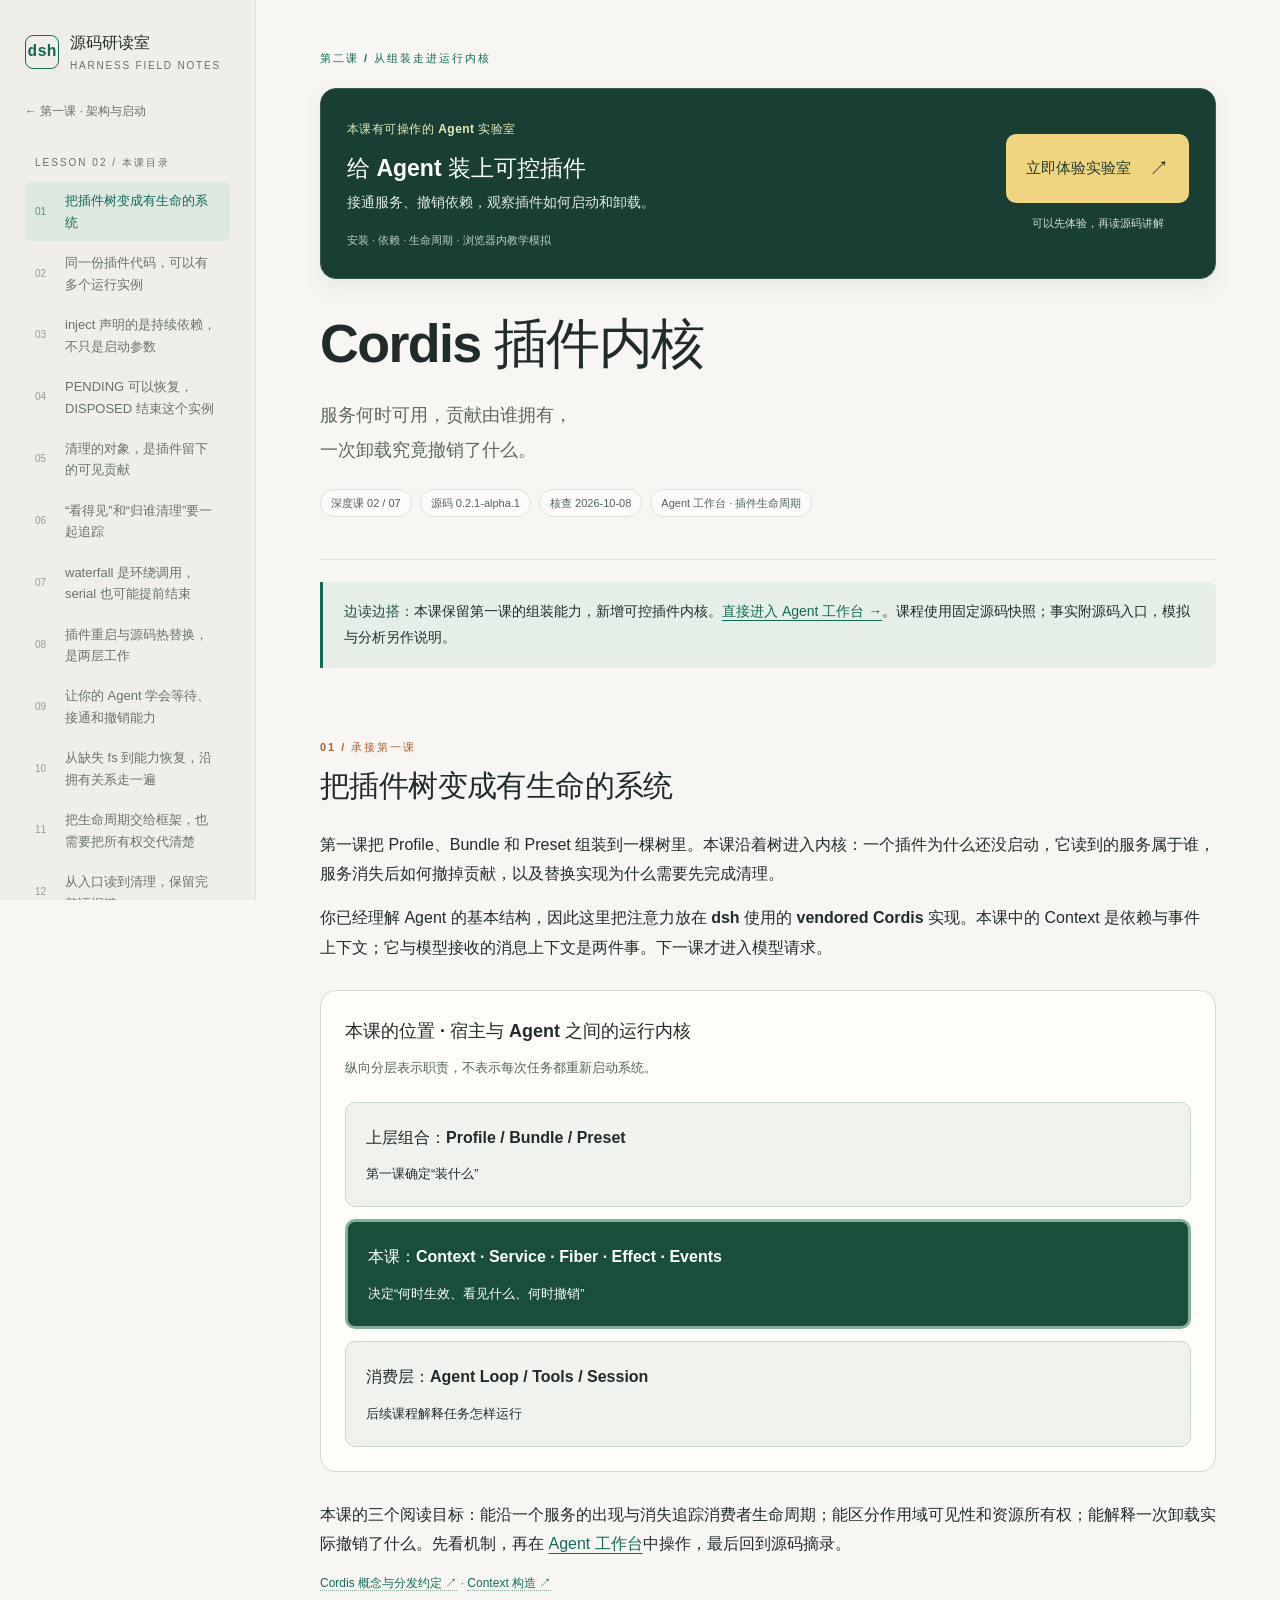
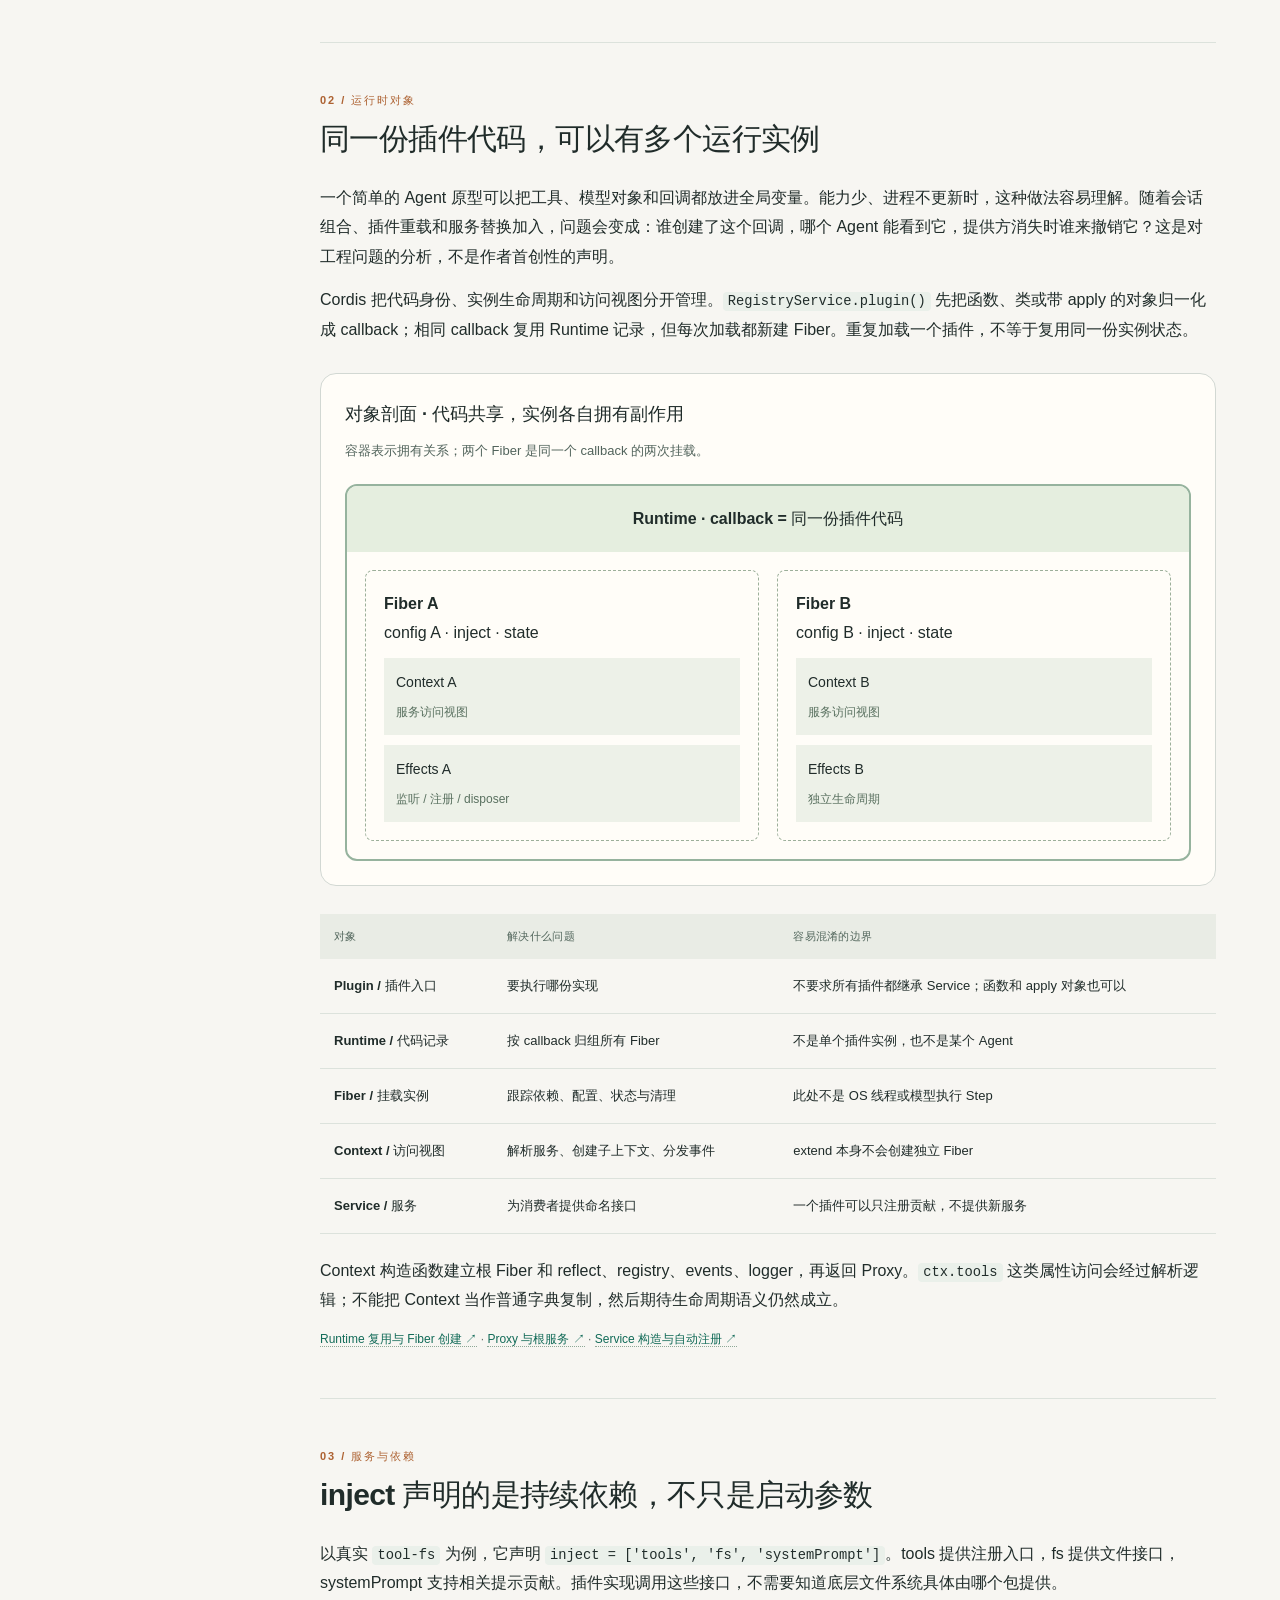
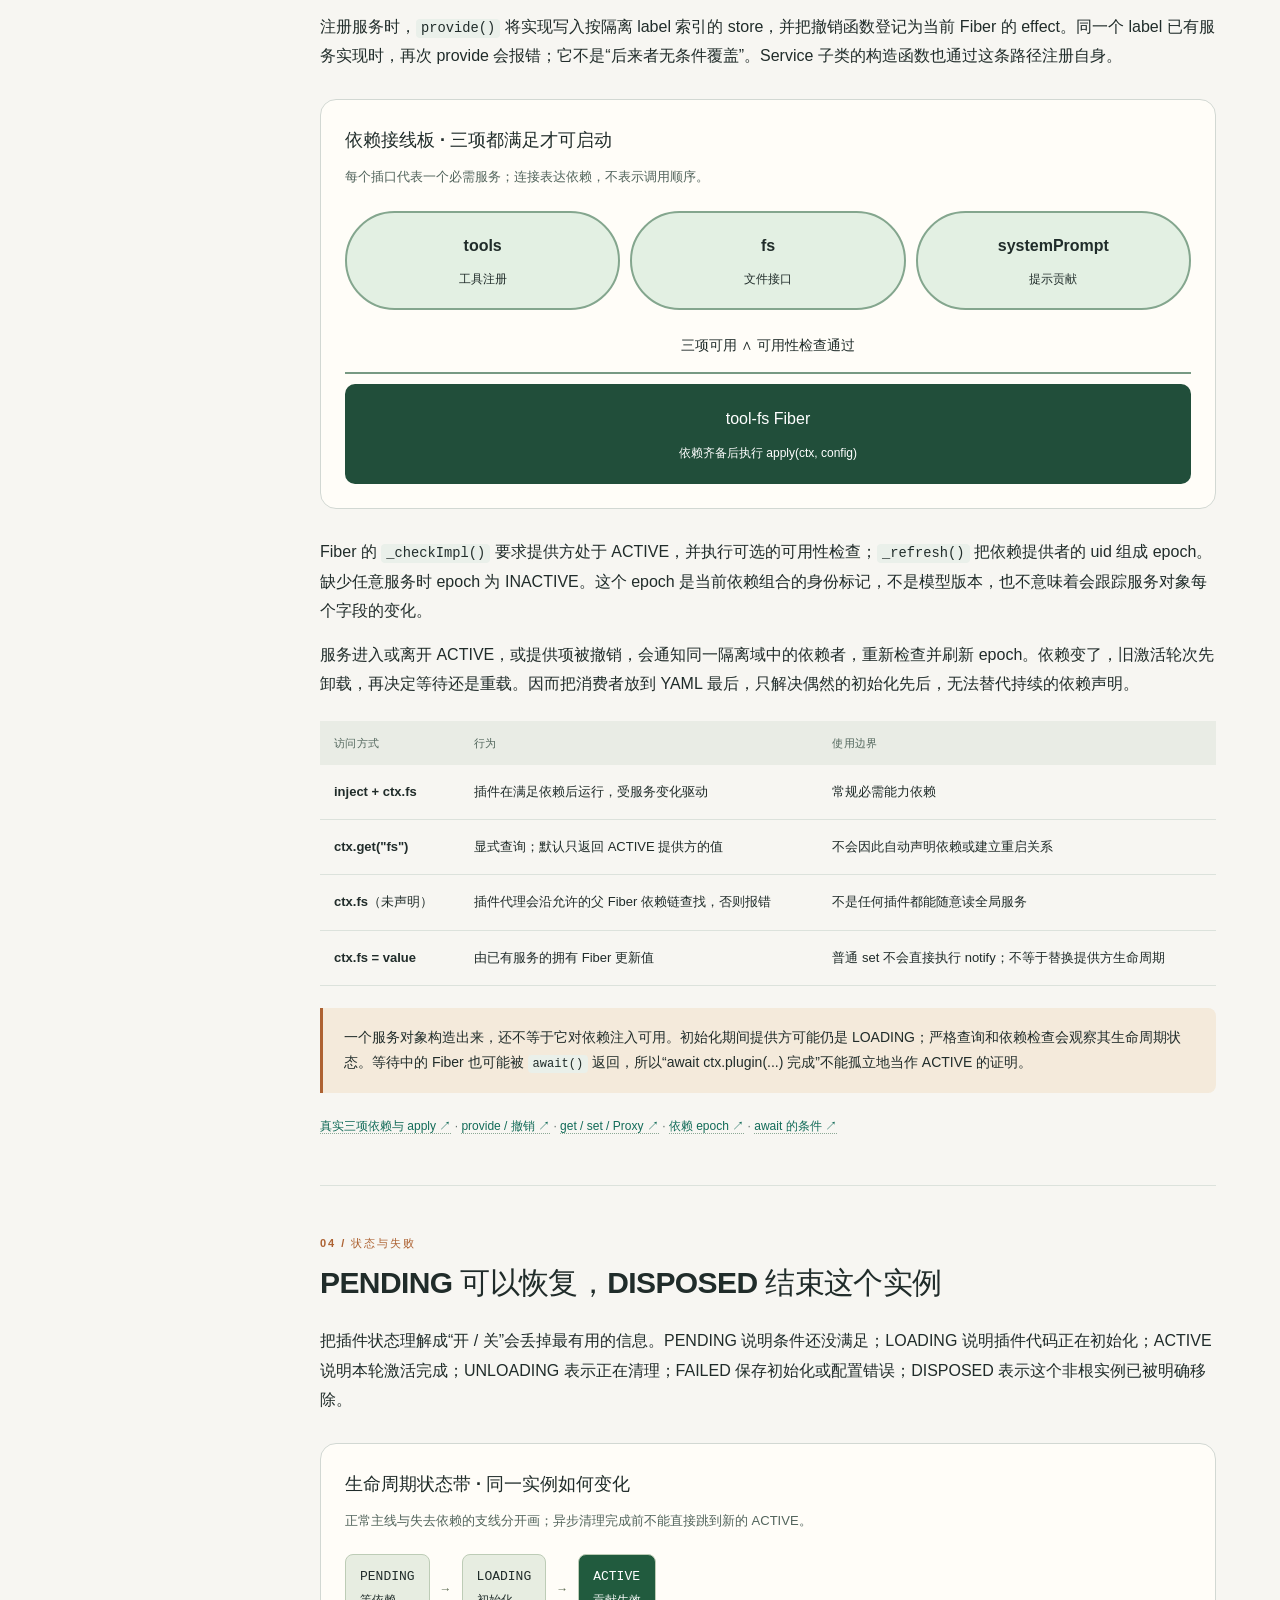
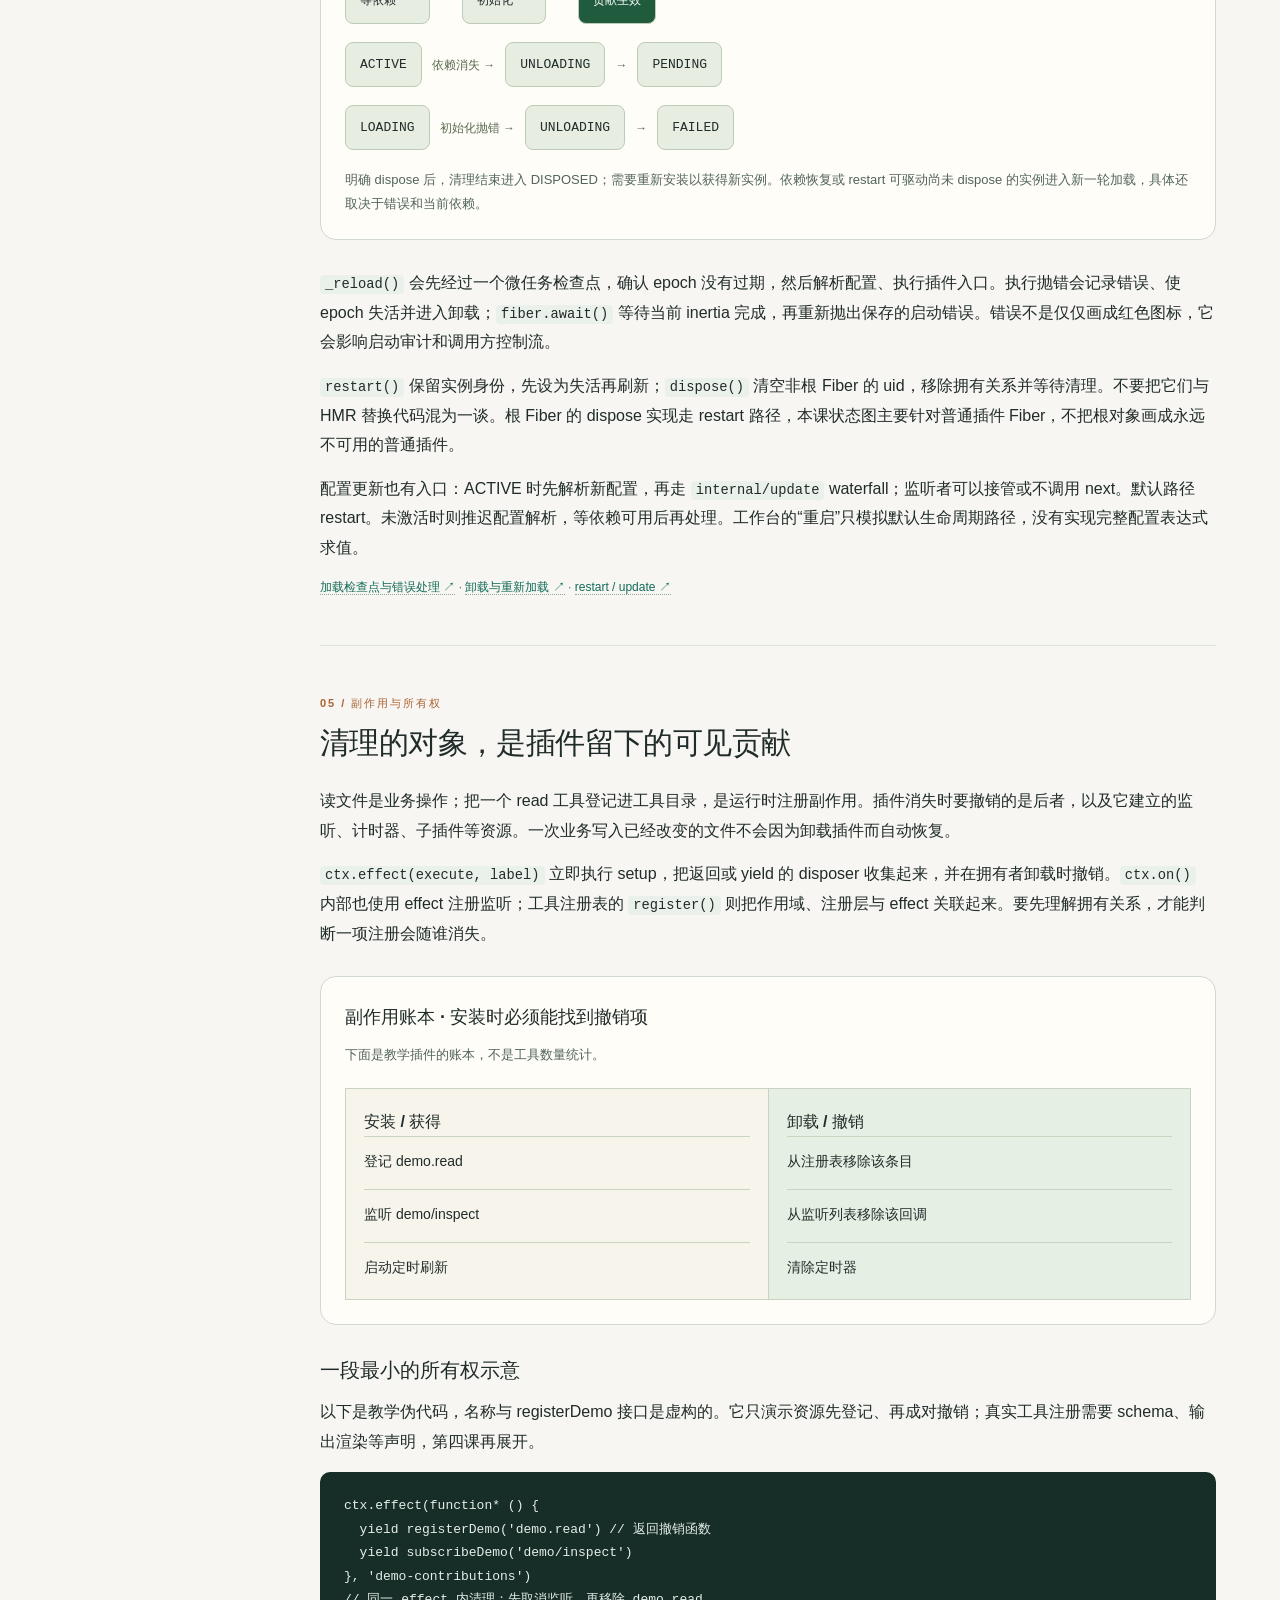
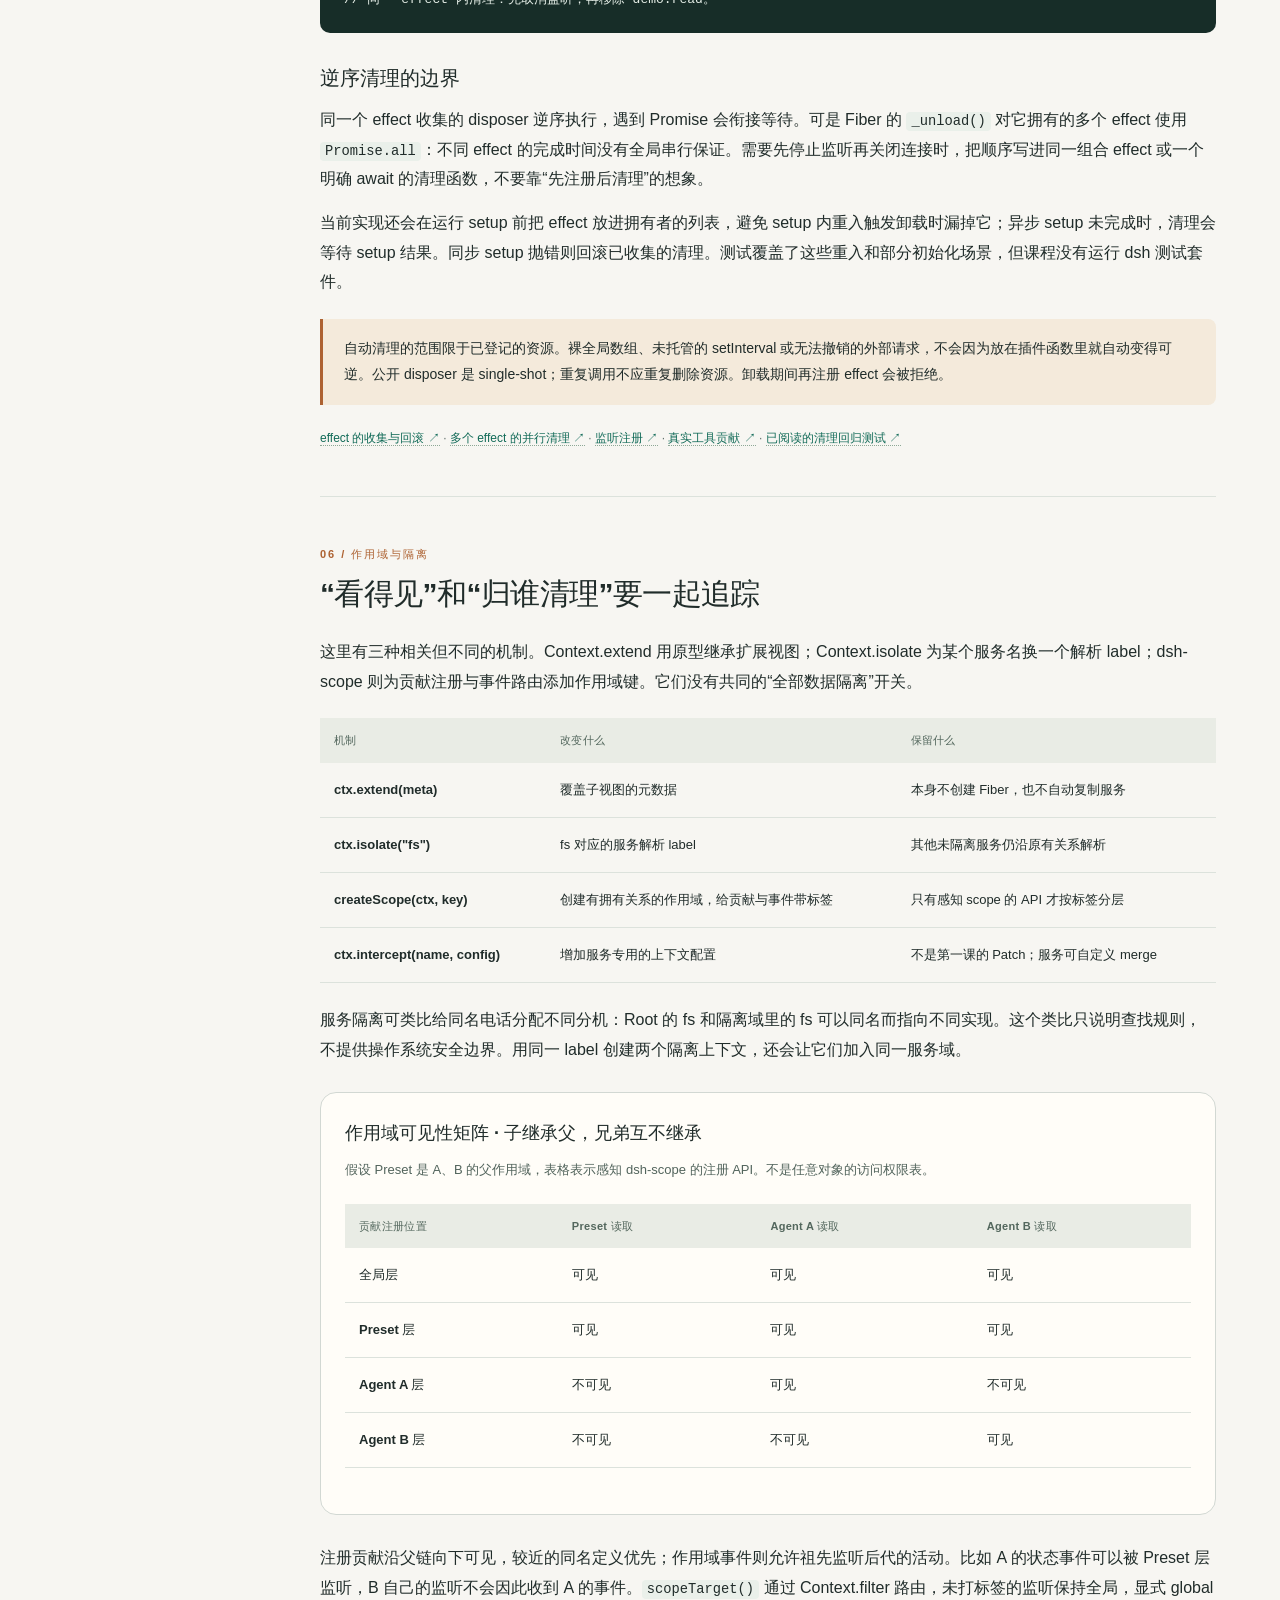
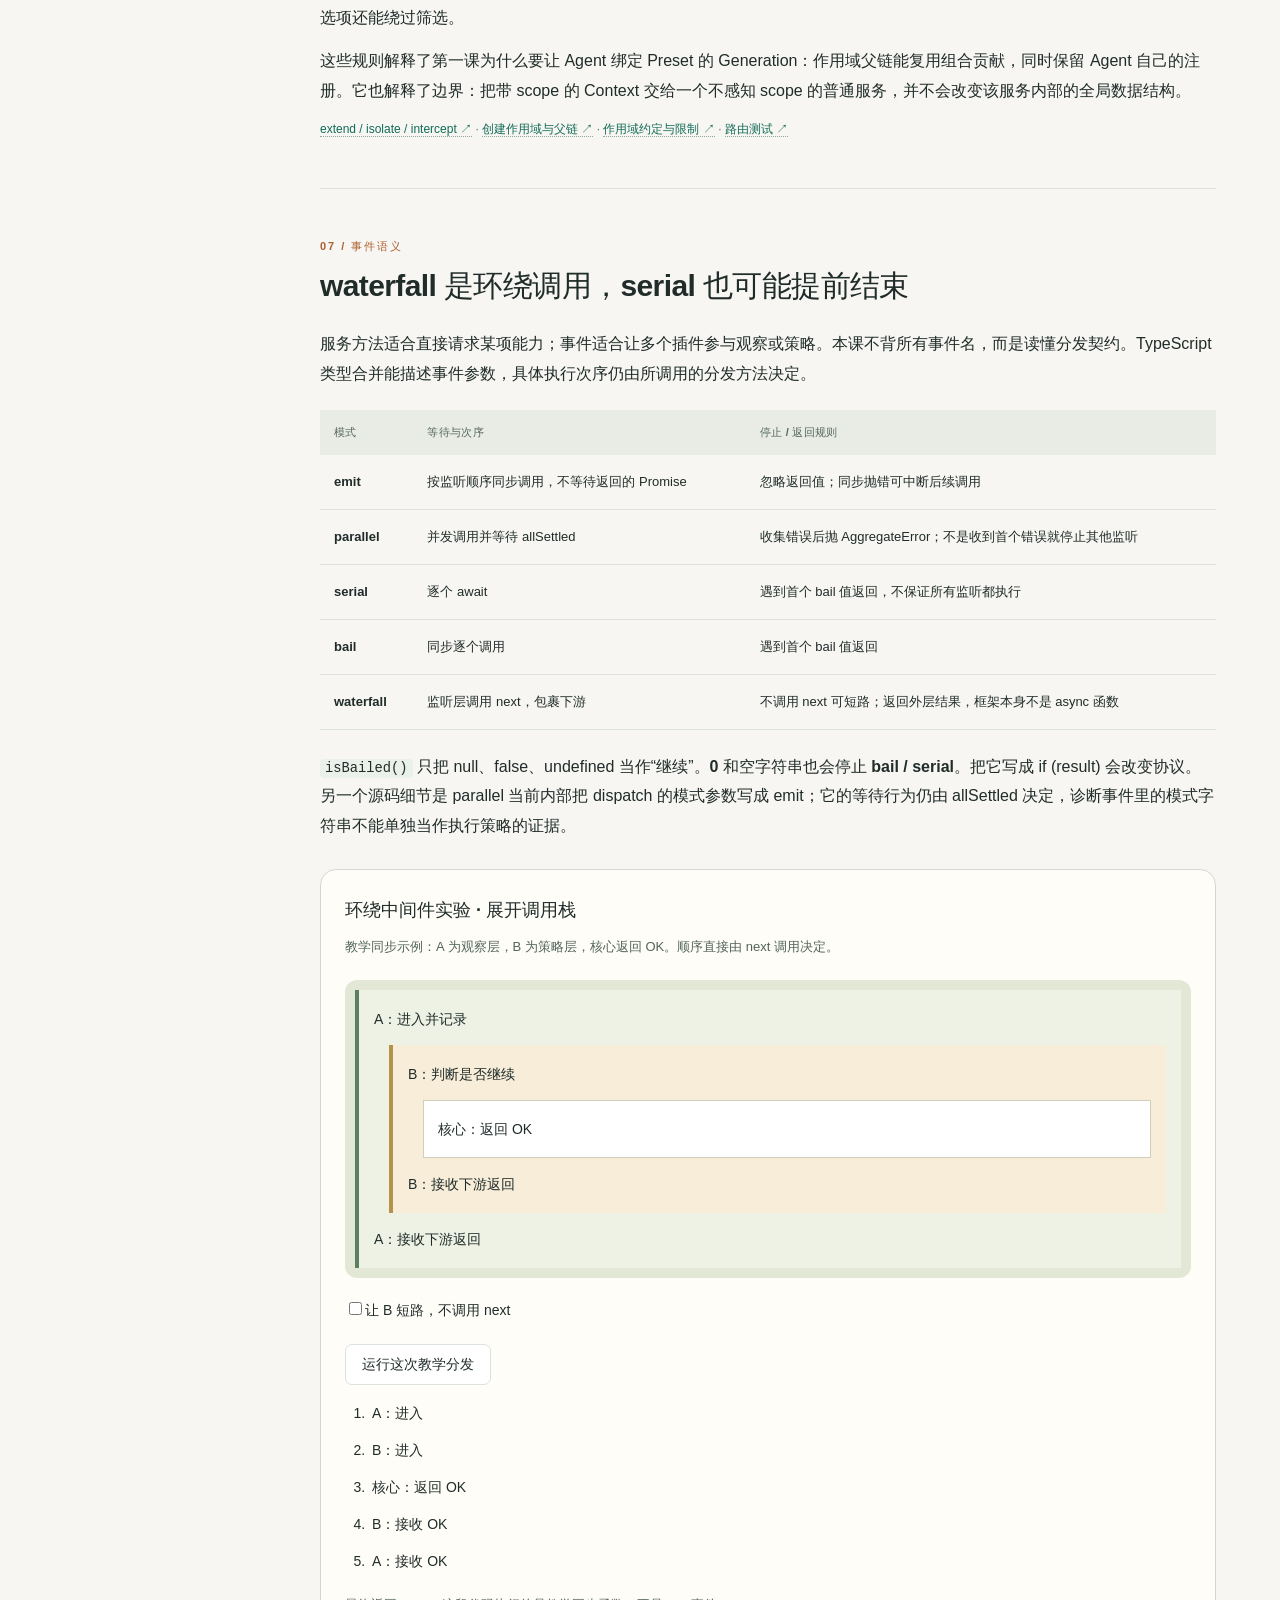
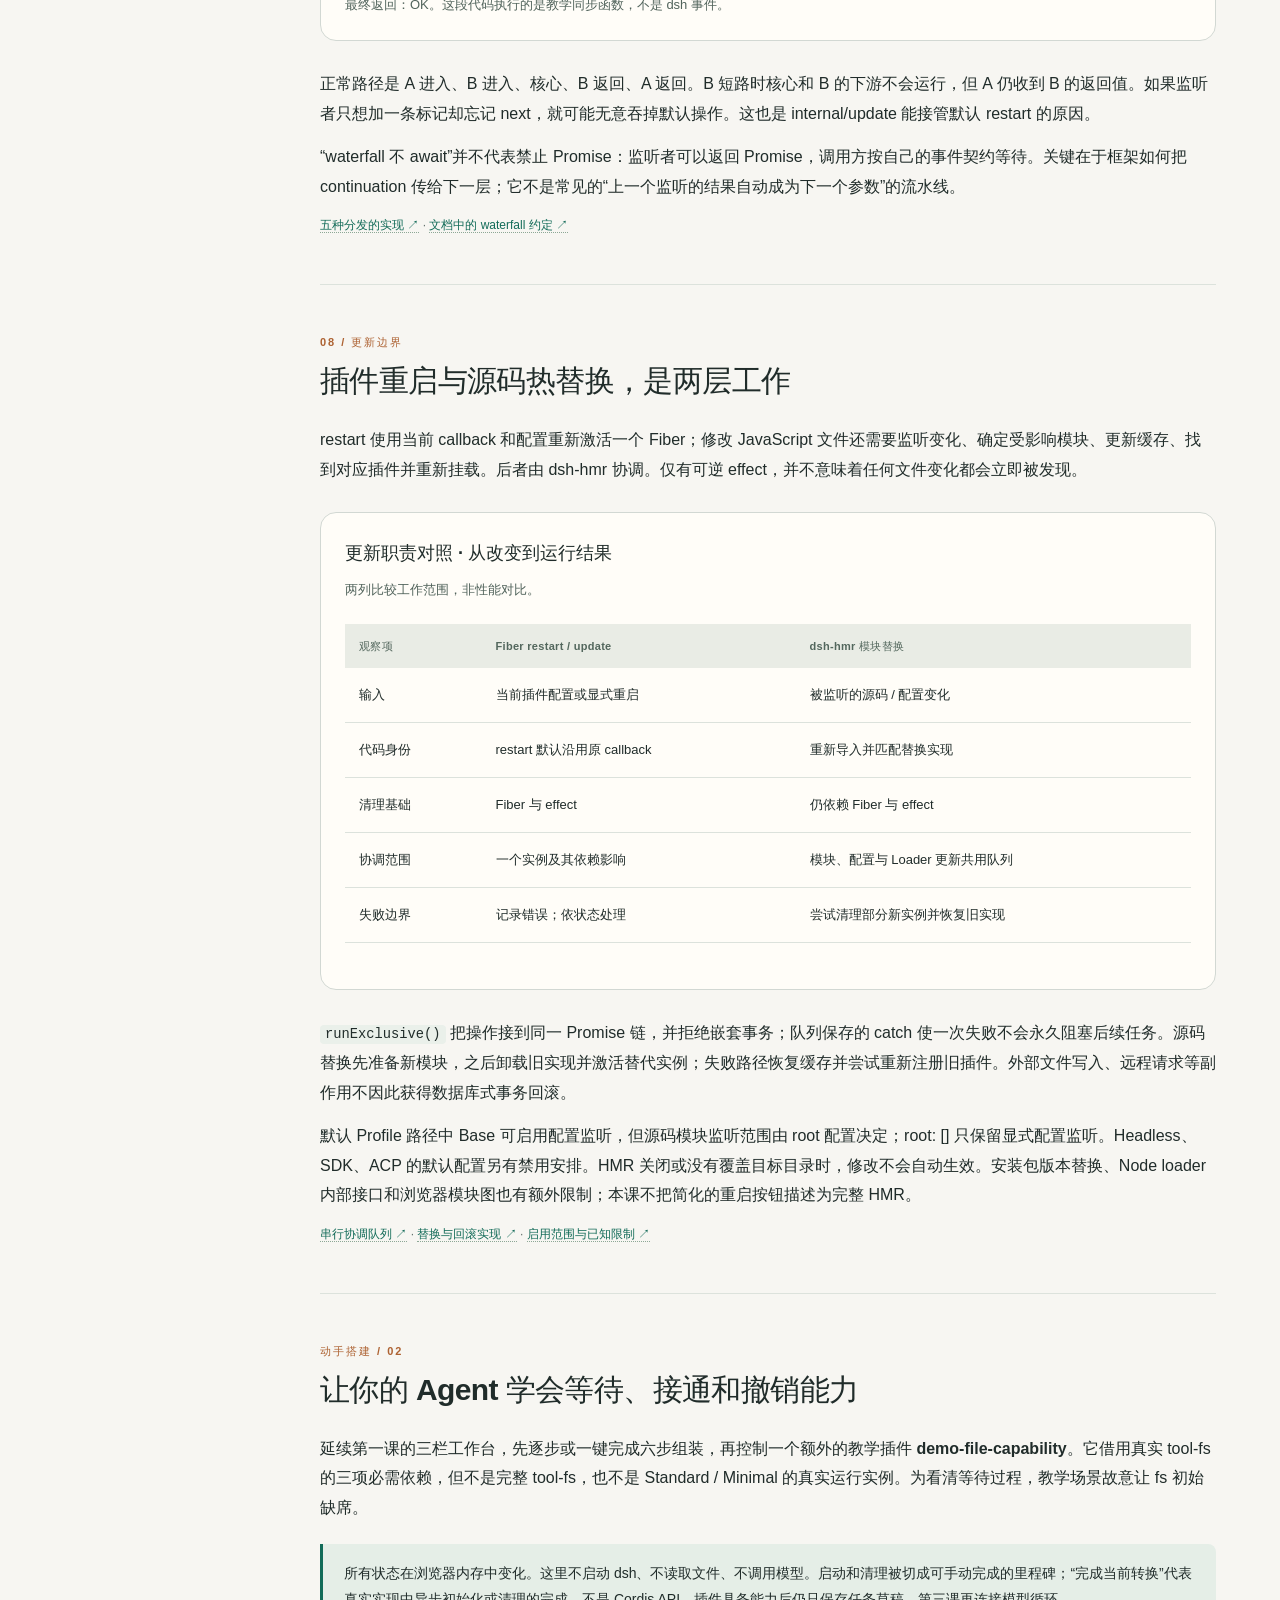
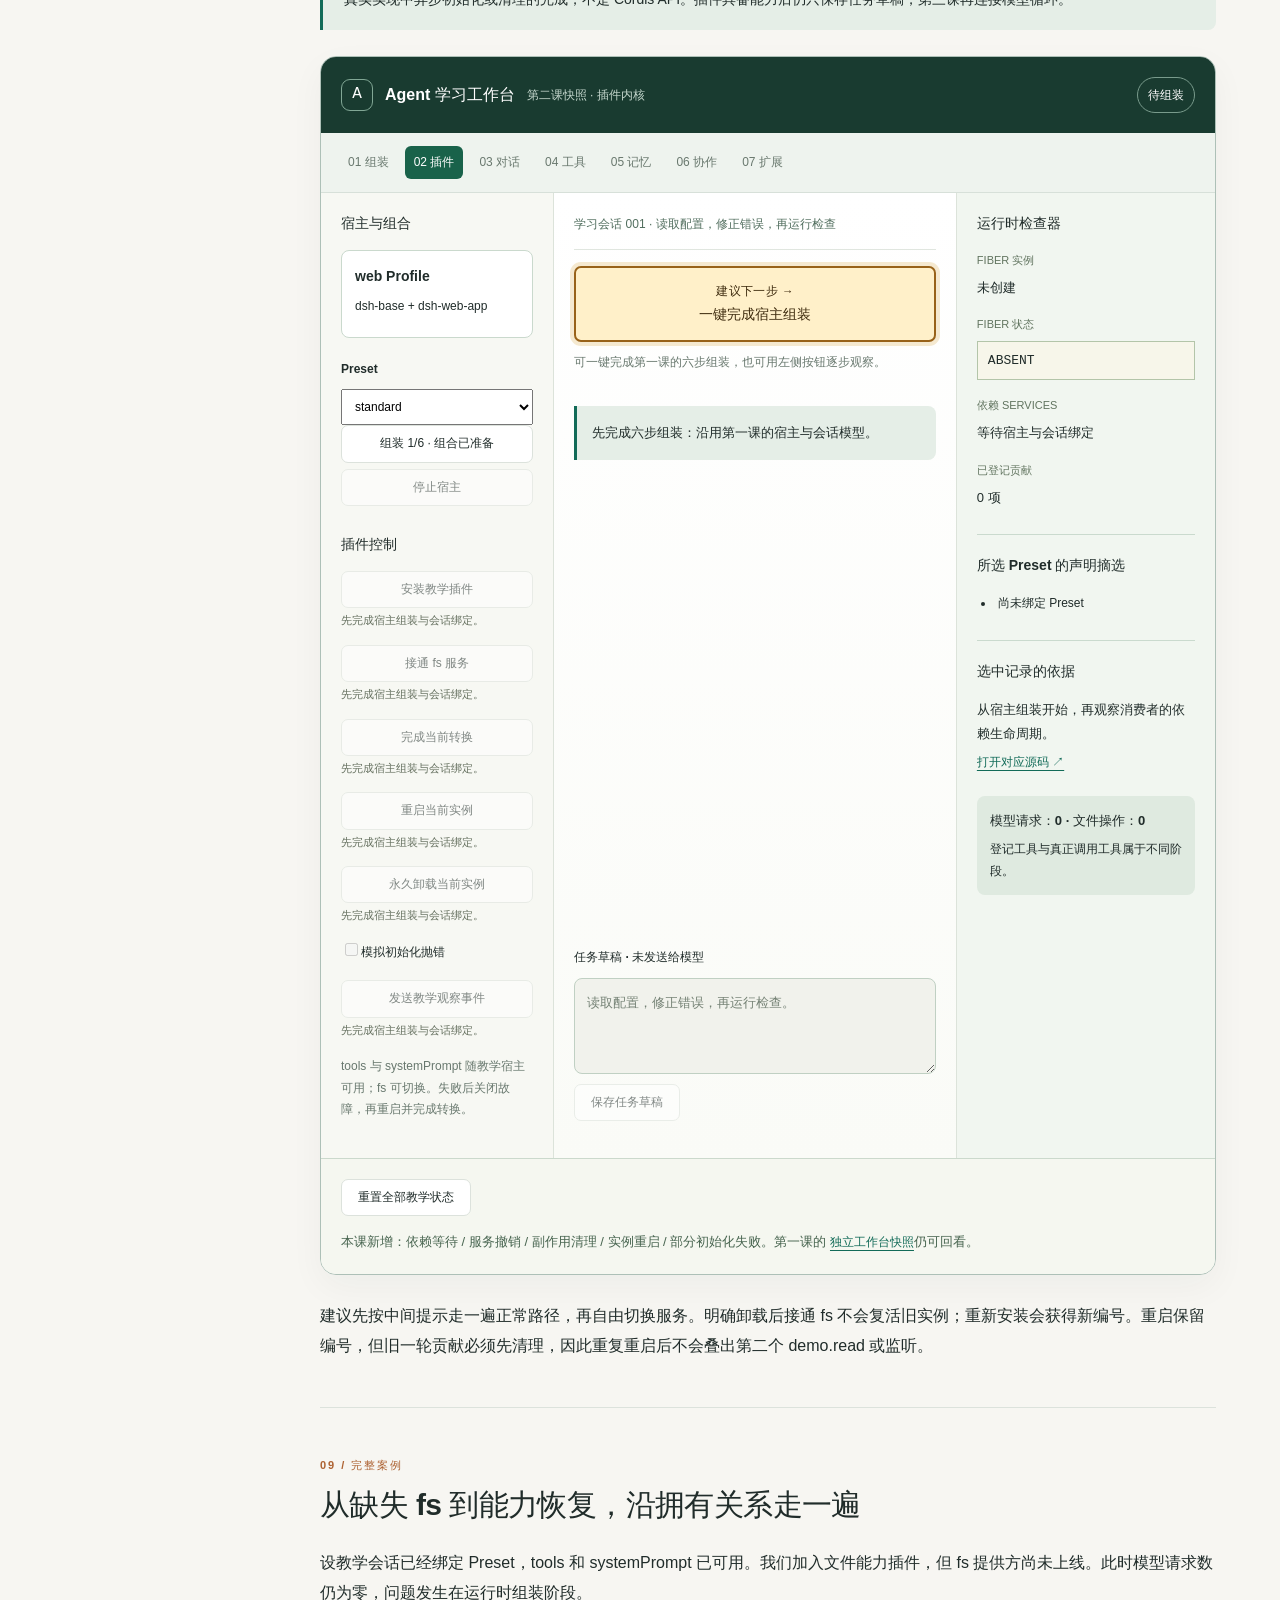
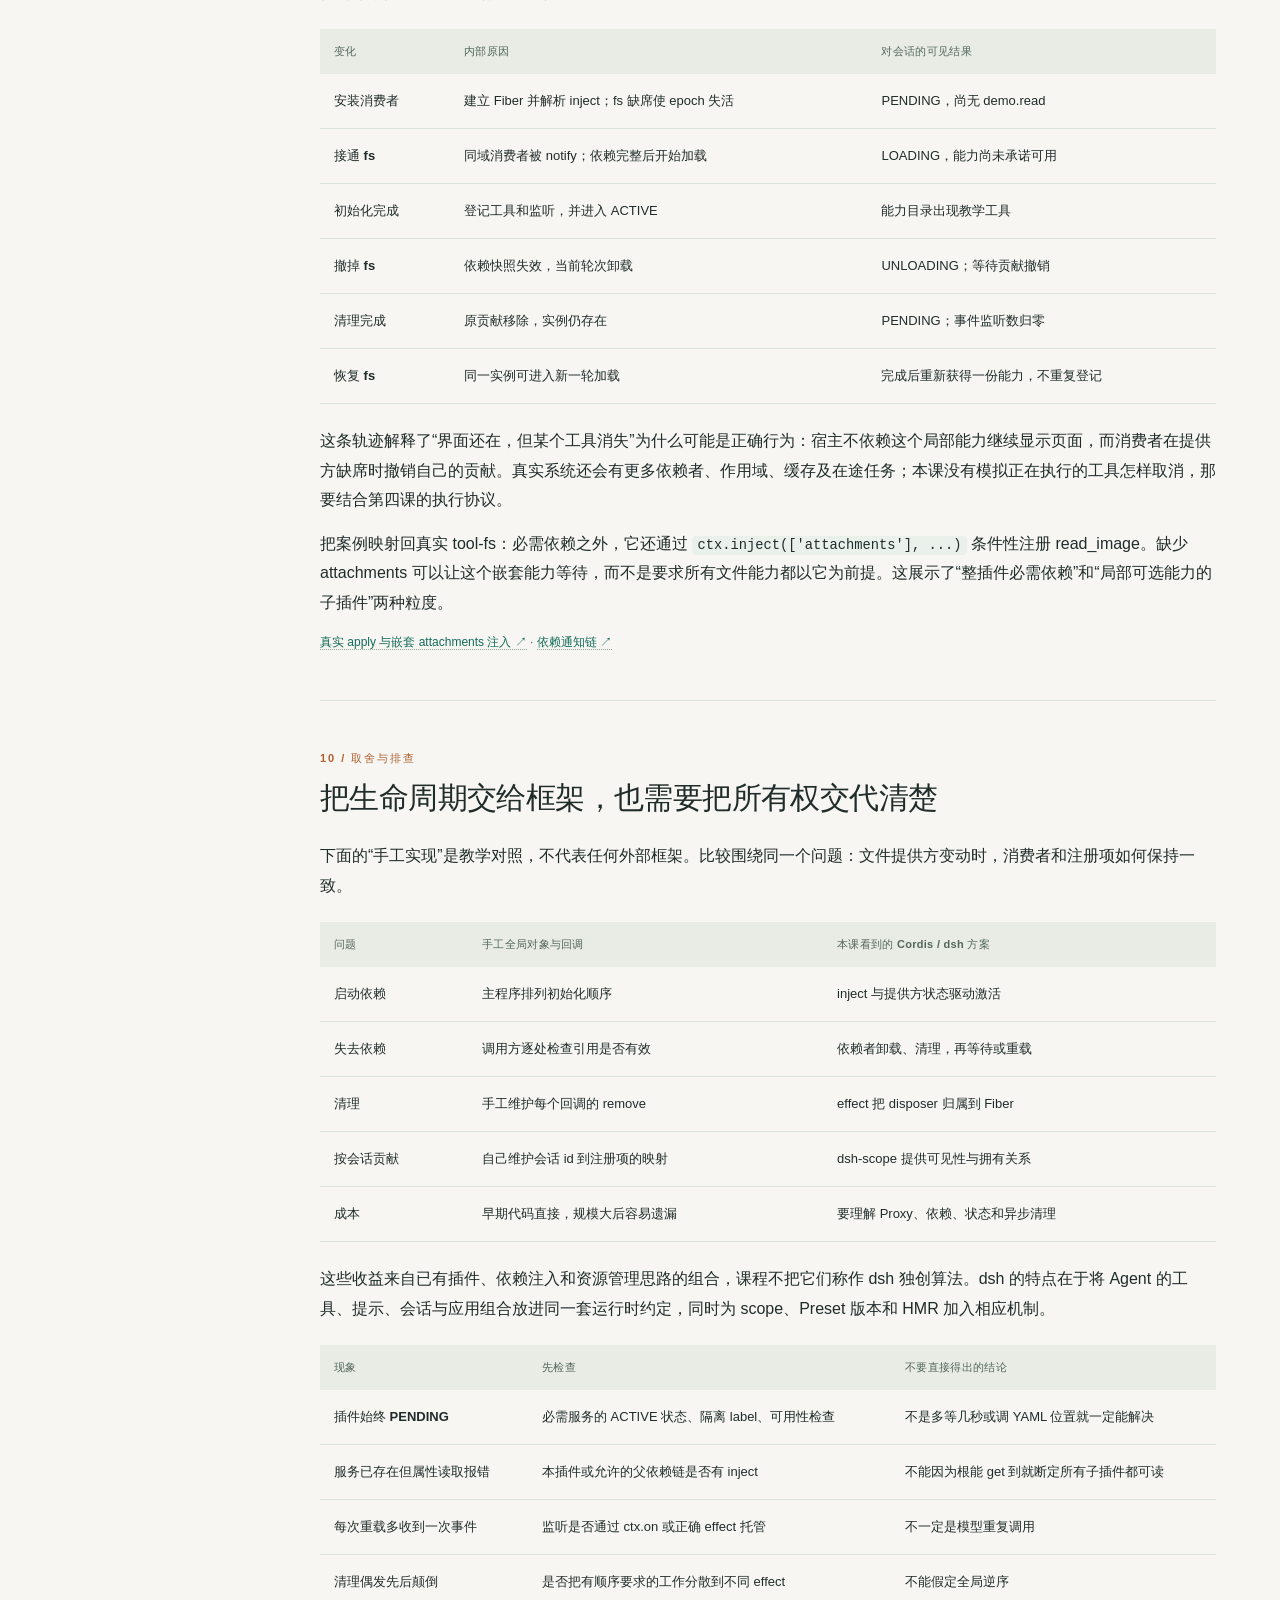
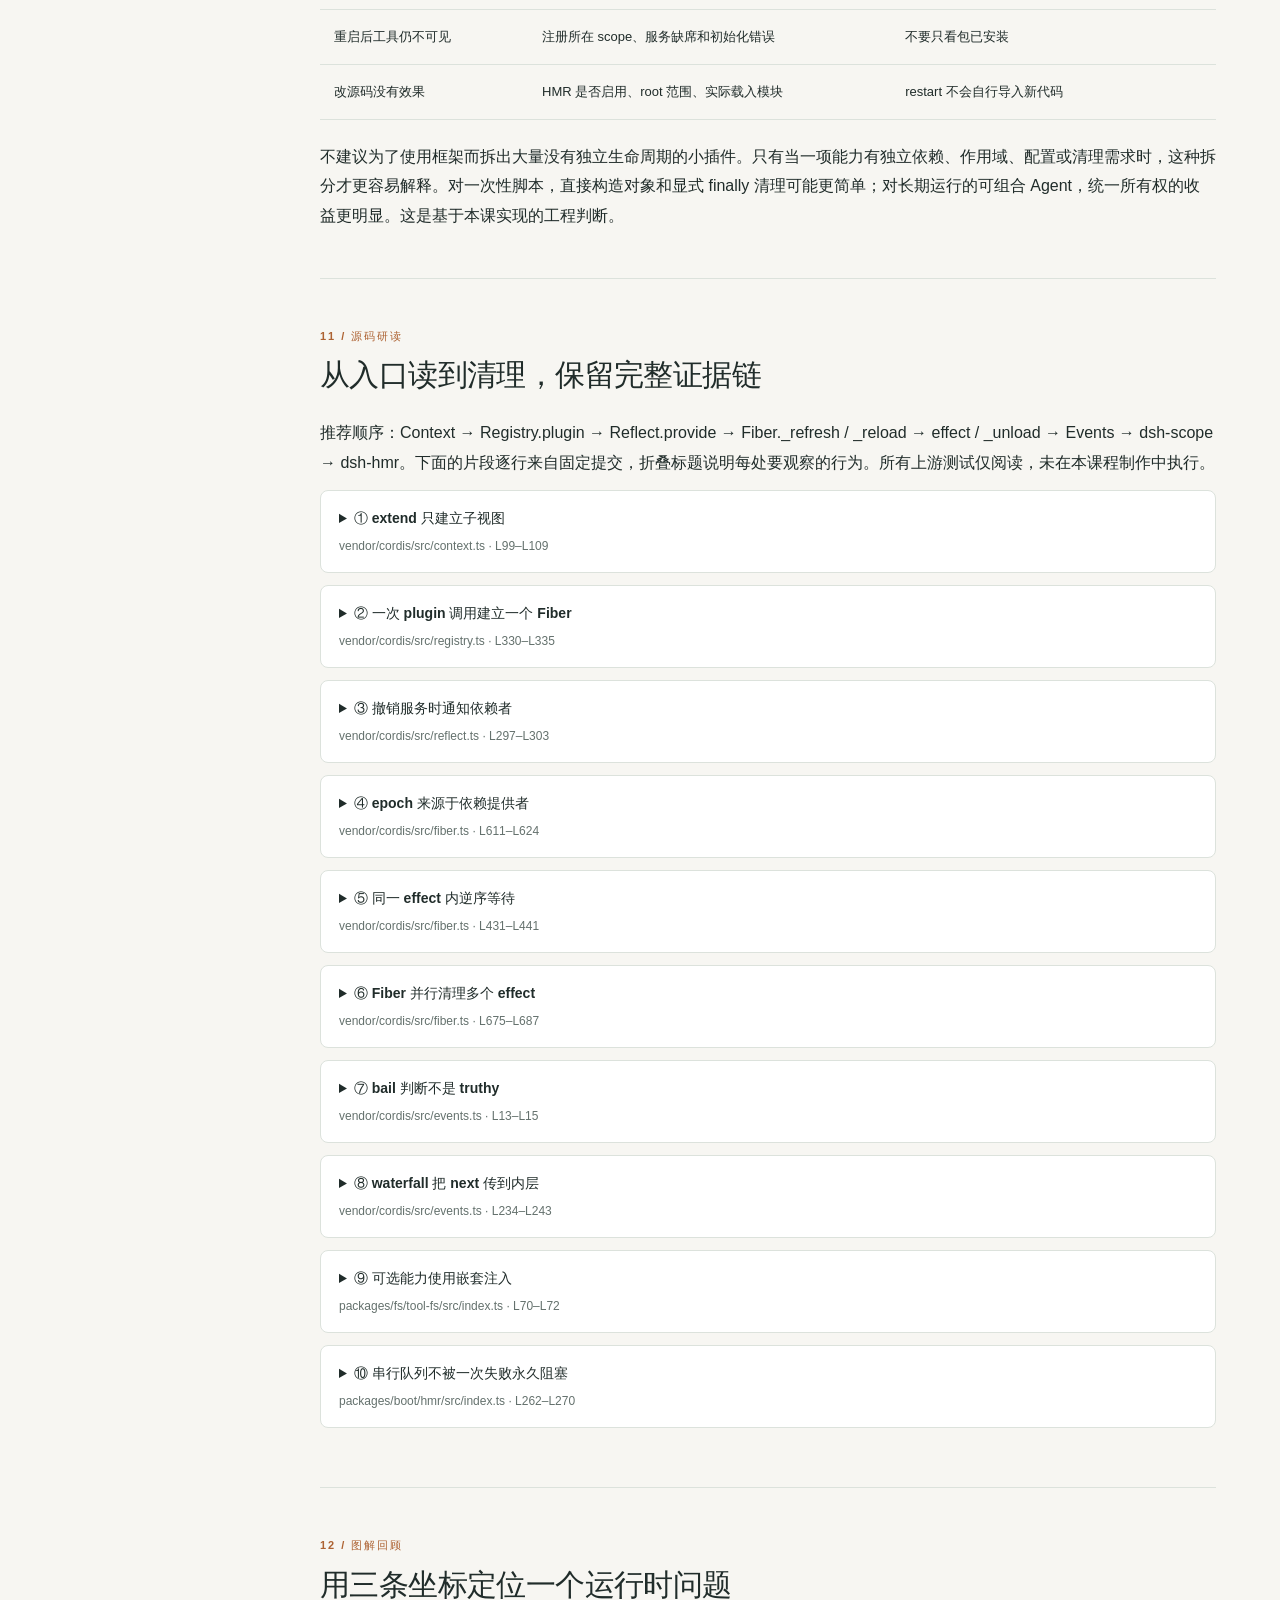
<file: lessons/02/index.html>
<!doctype html><html lang="zh-CN"><head><meta charset="utf-8"><meta name="viewport" content="width=device-width,initial-scale=1"><title>02 · Cordis 插件内核 — DSH 源码研读室</title><meta name="description" content="从源码深入理解 Cordis 的服务注入、Fiber、可逆副作用、作用域、事件和热重载，并在 Agent 工作台观察插件生命周期。"><link rel="stylesheet" href="../../assets/course.css"><link rel="stylesheet" href="../../assets/workbench01.css?v=guided-1"><link rel="stylesheet" href="../../assets/lesson02.css?v=controls-2"><script src="sources.js" defer></script><script src="../../assets/workbench01-model.js" defer></script><script src="../../assets/workbench02-model.js?v=controls-2" defer></script><script src="../../assets/lesson02.js?v=guided-1" defer></script><link rel="stylesheet" href="../../assets/lab-entry.css?v=1"></head><body><a class="skip" href="#main">跳到正文</a><aside class="sidebar"><a class="brand" href="../../"><span class="brandmark">dsh</span><span>源码研读室<small>HARNESS FIELD NOTES</small></span></a><a class="back" href="../01/">← 第一课 · 架构与启动</a><div class="nav-label">LESSON 02 / 本课目录</div><nav class="toc"><a href="#position"><b>01</b> 把插件树变成有生命的系统</a><a href="#objects"><b>02</b> 同一份插件代码，可以有多个运行实例</a><a href="#injection"><b>03</b> inject 声明的是持续依赖，不只是启动参数</a><a href="#states"><b>04</b> PENDING 可以恢复，DISPOSED 结束这个实例</a><a href="#effects"><b>05</b> 清理的对象，是插件留下的可见贡献</a><a href="#scope"><b>06</b> “看得见”和“归谁清理”要一起追踪</a><a href="#events"><b>07</b> waterfall 是环绕调用，serial 也可能提前结束</a><a href="#reload"><b>08</b> 插件重启与源码热替换，是两层工作</a><a href="#workbench"><b>09</b> 让你的 Agent 学会等待、接通和撤销能力</a><a href="#case"><b>10</b> 从缺失 fs 到能力恢复，沿拥有关系走一遍</a><a href="#tradeoffs"><b>11</b> 把生命周期交给框架，也需要把所有权交代清楚</a><a href="#sources"><b>12</b> 从入口读到清理，保留完整证据链</a><a href="#recap"><b>13</b> 用三条坐标定位一个运行时问题</a></nav><div class="sidebar-foot"><progress id="reading-progress" max="100" value="0" aria-label="阅读位置"></progress><span id="reading-percent">阅读位置 0%</span><br>0.2.1-alpha.1 · 5badb15</div></aside><div class="mobile-header"><a href="../../">dsh / 源码研读室</a><select id="mobile-nav" aria-label="章节导航"><option value="">本课目录</option><option value="position">把插件树变成有生命的系统</option><option value="objects">同一份插件代码，可以有多个运行实例</option><option value="injection">inject 声明的是持续依赖，不只是启动参数</option><option value="states">PENDING 可以恢复，DISPOSED 结束这个实例</option><option value="effects">清理的对象，是插件留下的可见贡献</option><option value="scope">“看得见”和“归谁清理”要一起追踪</option><option value="events">waterfall 是环绕调用，serial 也可能提前结束</option><option value="reload">插件重启与源码热替换，是两层工作</option><option value="workbench">让你的 Agent 学会等待、接通和撤销能力</option><option value="case">从缺失 fs 到能力恢复，沿拥有关系走一遍</option><option value="tradeoffs">把生命周期交给框架，也需要把所有权交代清楚</option><option value="sources">从入口读到清理，保留完整证据链</option><option value="recap">用三条坐标定位一个运行时问题</option></select></div><main id="main" class="main"><header class="hero"><div class="eyebrow">第二课 / 从组装走进运行内核</div><aside class="lab-entry" aria-label="本课交互实验室"><div class="lab-entry-copy"><span class="lab-entry-badge">本课有可操作的 Agent 实验室</span><h2>给 Agent 装上可控插件</h2><p>接通服务、撤销依赖，观察插件如何启动和卸载。</p><small>安装 · 依赖 · 生命周期 · 浏览器内教学模拟</small></div><div class="lab-entry-action"><a class="lab-entry-button" href="#workbench">立即体验实验室 <span aria-hidden="true">↗</span></a><span>可以先体验，再读源码讲解</span></div></aside><h1>Cordis 插件内核</h1><p class="lead">服务何时可用，贡献由谁拥有，<br>一次卸载究竟撤销了什么。</p><div class="meta"><span class="pill">深度课 02 / 07</span><span class="pill">源码 0.2.1-alpha.1</span><span class="pill">核查 2026-10-08</span><span class="pill">Agent 工作台 · 插件生命周期</span></div></header><div class="note"><strong>边读边搭：</strong>本课保留第一课的组装能力，新增可控插件内核。<a href="#workbench">直接进入 Agent 工作台 →</a>。课程使用固定源码快照；事实附源码入口，模拟与分析另作说明。</div><section class="lesson-section" id="position"><div class="section-no">01 / 承接第一课</div><h2>把插件树变成有生命的系统</h2><p>第一课把 Profile、Bundle 和 Preset 组装到一棵树里。本课沿着树进入内核：一个插件为什么还没启动，它读到的服务属于谁，服务消失后如何撤掉贡献，以及替换实现为什么需要先完成清理。</p><p>你已经理解 Agent 的基本结构，因此这里把注意力放在 <strong>dsh 使用的 vendored Cordis 实现</strong>。本课中的 Context 是依赖与事件上下文；它与模型接收的消息上下文是两件事。下一课才进入模型请求。</p><figure class="visual-figure"><figcaption><strong>本课的位置 · 宿主与 Agent 之间的运行内核</strong><span>纵向分层表示职责，不表示每次任务都重新启动系统。</span></figcaption><div class="kernel-stack"><div>上层组合：Profile / Bundle / Preset <small>第一课确定“装什么”</small></div><div class="focus">本课：Context · Service · Fiber · Effect · Events <small>决定“何时生效、看见什么、何时撤销”</small></div><div>消费层：Agent Loop / Tools / Session <small>后续课程解释任务怎样运行</small></div></div></figure><p>本课的三个阅读目标：能沿一个服务的出现与消失追踪消费者生命周期；能区分作用域可见性和资源所有权；能解释一次卸载实际撤销了什么。先看机制，再在 <a href="#workbench">Agent 工作台</a>中操作，最后回到源码摘录。</p><p class="evidence"><a data-ref="primer" href="https://github.com/deepseek-ai/deepseek-harness/blob/5badb15009ae1756c3afe0ae0cef1faafc290ccc/docs/cordis-primer.zh.md#L7" target="_blank" rel="noopener">Cordis 概念与分发约定 ↗</a> · <a data-ref="context" href="https://github.com/deepseek-ai/deepseek-harness/blob/5badb15009ae1756c3afe0ae0cef1faafc290ccc/vendor/cordis/src/context.ts#L42" target="_blank" rel="noopener">Context 构造 ↗</a></p></section><section class="lesson-section" id="objects"><div class="section-no">02 / 运行时对象</div><h2>同一份插件代码，可以有多个运行实例</h2><p>一个简单的 Agent 原型可以把工具、模型对象和回调都放进全局变量。能力少、进程不更新时，这种做法容易理解。随着会话组合、插件重载和服务替换加入，问题会变成：谁创建了这个回调，哪个 Agent 能看到它，提供方消失时谁来撤销它？这是对工程问题的分析，不是作者首创性的声明。</p><p>Cordis 把代码身份、实例生命周期和访问视图分开管理。<code>RegistryService.plugin()</code> 先把函数、类或带 apply 的对象归一化成 callback；相同 callback 复用 Runtime 记录，但每次加载都新建 Fiber。重复加载一个插件，不等于复用同一份实例状态。</p><figure class="visual-figure"><figcaption><strong>对象剖面 · 代码共享，实例各自拥有副作用</strong><span>容器表示拥有关系；两个 Fiber 是同一个 callback 的两次挂载。</span></figcaption><div class="ownership"><div class="owner-top">Runtime · callback = 同一份插件代码</div><div class="owner-children"><article><b>Fiber A</b><p>config A · inject · state</p><div>Context A<small>服务访问视图</small></div><div>Effects A<small>监听 / 注册 / disposer</small></div></article><article><b>Fiber B</b><p>config B · inject · state</p><div>Context B<small>服务访问视图</small></div><div>Effects B<small>独立生命周期</small></div></article></div></div></figure><div class="table-wrap"><table><thead><tr><th>对象</th><th>解决什么问题</th><th>容易混淆的边界</th></tr></thead><tbody><tr><td>Plugin / 插件入口</td><td>要执行哪份实现</td><td>不要求所有插件都继承 Service；函数和 apply 对象也可以</td></tr><tr><td>Runtime / 代码记录</td><td>按 callback 归组所有 Fiber</td><td>不是单个插件实例，也不是某个 Agent</td></tr><tr><td>Fiber / 挂载实例</td><td>跟踪依赖、配置、状态与清理</td><td>此处不是 OS 线程或模型执行 Step</td></tr><tr><td>Context / 访问视图</td><td>解析服务、创建子上下文、分发事件</td><td>extend 本身不会创建独立 Fiber</td></tr><tr><td>Service / 服务</td><td>为消费者提供命名接口</td><td>一个插件可以只注册贡献，不提供新服务</td></tr></tbody></table></div><p>Context 构造函数建立根 Fiber 和 reflect、registry、events、logger，再返回 Proxy。<code>ctx.tools</code> 这类属性访问会经过解析逻辑；不能把 Context 当作普通字典复制，然后期待生命周期语义仍然成立。</p><p class="evidence"><a data-ref="registry" href="https://github.com/deepseek-ai/deepseek-harness/blob/5badb15009ae1756c3afe0ae0cef1faafc290ccc/vendor/cordis/src/registry.ts#L316" target="_blank" rel="noopener">Runtime 复用与 Fiber 创建 ↗</a> · <a data-ref="context" href="https://github.com/deepseek-ai/deepseek-harness/blob/5badb15009ae1756c3afe0ae0cef1faafc290ccc/vendor/cordis/src/context.ts#L42" target="_blank" rel="noopener">Proxy 与根服务 ↗</a> · <a data-ref="service" href="https://github.com/deepseek-ai/deepseek-harness/blob/5badb15009ae1756c3afe0ae0cef1faafc290ccc/vendor/cordis/src/service.ts#L11" target="_blank" rel="noopener">Service 构造与自动注册 ↗</a></p></section><section class="lesson-section" id="injection"><div class="section-no">03 / 服务与依赖</div><h2>inject 声明的是持续依赖，不只是启动参数</h2><p>以真实 <code>tool-fs</code> 为例，它声明 <code>inject = ['tools', 'fs', 'systemPrompt']</code>。tools 提供注册入口，fs 提供文件接口，systemPrompt 支持相关提示贡献。插件实现调用这些接口，不需要知道底层文件系统具体由哪个包提供。</p><p>注册服务时，<code>provide()</code> 将实现写入按隔离 label 索引的 store，并把撤销函数登记为当前 Fiber 的 effect。同一个 label 已有服务实现时，再次 provide 会报错；它不是“后来者无条件覆盖”。Service 子类的构造函数也通过这条路径注册自身。</p><figure class="visual-figure"><figcaption><strong>依赖接线板 · 三项都满足才可启动</strong><span>每个插口代表一个必需服务；连接表达依赖，不表示调用顺序。</span></figcaption><div class="socket-board"><div><b>tools</b><span>工具注册</span></div><div><b>fs</b><span>文件接口</span></div><div><b>systemPrompt</b><span>提示贡献</span></div><strong>三项可用 ∧ 可用性检查通过</strong><article>tool-fs Fiber<small>依赖齐备后执行 apply(ctx, config)</small></article></div></figure><p>Fiber 的 <code>_checkImpl()</code> 要求提供方处于 ACTIVE，并执行可选的可用性检查；<code>_refresh()</code> 把依赖提供者的 uid 组成 epoch。缺少任意服务时 epoch 为 INACTIVE。这个 epoch 是当前依赖组合的身份标记，不是模型版本，也不意味着会跟踪服务对象每个字段的变化。</p><p>服务进入或离开 ACTIVE，或提供项被撤销，会通知同一隔离域中的依赖者，重新检查并刷新 epoch。依赖变了，旧激活轮次先卸载，再决定等待还是重载。因而把消费者放到 YAML 最后，只解决偶然的初始化先后，无法替代持续的依赖声明。</p><div class="table-wrap"><table><thead><tr><th>访问方式</th><th>行为</th><th>使用边界</th></tr></thead><tbody><tr><td>inject + ctx.fs</td><td>插件在满足依赖后运行，受服务变化驱动</td><td>常规必需能力依赖</td></tr><tr><td>ctx.get("fs")</td><td>显式查询；默认只返回 ACTIVE 提供方的值</td><td>不会因此自动声明依赖或建立重启关系</td></tr><tr><td>ctx.fs（未声明）</td><td>插件代理会沿允许的父 Fiber 依赖链查找，否则报错</td><td>不是任何插件都能随意读全局服务</td></tr><tr><td>ctx.fs = value</td><td>由已有服务的拥有 Fiber 更新值</td><td>普通 set 不会直接执行 notify；不等于替换提供方生命周期</td></tr></tbody></table></div><p class="note amber">一个服务对象构造出来，还不等于它对依赖注入可用。初始化期间提供方可能仍是 LOADING；严格查询和依赖检查会观察其生命周期状态。等待中的 Fiber 也可能被 <code>await()</code> 返回，所以“await ctx.plugin(...) 完成”不能孤立地当作 ACTIVE 的证明。</p><p class="evidence"><a data-ref="tool-fs" href="https://github.com/deepseek-ai/deepseek-harness/blob/5badb15009ae1756c3afe0ae0cef1faafc290ccc/packages/fs/tool-fs/src/index.ts#L22-L79" target="_blank" rel="noopener">真实三项依赖与 apply ↗</a> · <a data-ref="provide" href="https://github.com/deepseek-ai/deepseek-harness/blob/5badb15009ae1756c3afe0ae0cef1faafc290ccc/vendor/cordis/src/reflect.ts#L277" target="_blank" rel="noopener">provide / 撤销 ↗</a> · <a data-ref="reflect" href="https://github.com/deepseek-ai/deepseek-harness/blob/5badb15009ae1756c3afe0ae0cef1faafc290ccc/vendor/cordis/src/reflect.ts#L135" target="_blank" rel="noopener">get / set / Proxy ↗</a> · <a data-ref="fiber-refresh" href="https://github.com/deepseek-ai/deepseek-harness/blob/5badb15009ae1756c3afe0ae0cef1faafc290ccc/vendor/cordis/src/fiber.ts#L597-L640" target="_blank" rel="noopener">依赖 epoch ↗</a> · <a data-ref="fiber-await" href="https://github.com/deepseek-ai/deepseek-harness/blob/5badb15009ae1756c3afe0ae0cef1faafc290ccc/vendor/cordis/src/fiber.ts#L704-L710" target="_blank" rel="noopener">await 的条件 ↗</a></p></section><section class="lesson-section" id="states"><div class="section-no">04 / 状态与失败</div><h2>PENDING 可以恢复，DISPOSED 结束这个实例</h2><p>把插件状态理解成“开 / 关”会丢掉最有用的信息。PENDING 说明条件还没满足；LOADING 说明插件代码正在初始化；ACTIVE 说明本轮激活完成；UNLOADING 表示正在清理；FAILED 保存初始化或配置错误；DISPOSED 表示这个非根实例已被明确移除。</p><figure class="visual-figure"><figcaption><strong>生命周期状态带 · 同一实例如何变化</strong><span>正常主线与失去依赖的支线分开画；异步清理完成前不能直接跳到新的 ACTIVE。</span></figcaption><div class="state-ribbon"><span>PENDING<small>等依赖</small></span><i>→</i><span>LOADING<small>初始化</small></span><i>→</i><span class="active">ACTIVE<small>贡献生效</small></span></div><div class="state-ribbon"><span>ACTIVE</span><i>依赖消失 →</i><span>UNLOADING</span><i>→</i><span>PENDING</span></div><div class="state-ribbon"><span>LOADING</span><i>初始化抛错 →</i><span>UNLOADING</span><i>→</i><span>FAILED</span></div><p class="visual-note">明确 dispose 后，清理结束进入 DISPOSED；需要重新安装以获得新实例。依赖恢复或 restart 可驱动尚未 dispose 的实例进入新一轮加载，具体还取决于错误和当前依赖。</p></figure><p><code>_reload()</code> 会先经过一个微任务检查点，确认 epoch 没有过期，然后解析配置、执行插件入口。执行抛错会记录错误、使 epoch 失活并进入卸载；<code>fiber.await()</code> 等待当前 inertia 完成，再重新抛出保存的启动错误。错误不是仅仅画成红色图标，它会影响启动审计和调用方控制流。</p><p><code>restart()</code> 保留实例身份，先设为失活再刷新；<code>dispose()</code> 清空非根 Fiber 的 uid，移除拥有关系并等待清理。不要把它们与 HMR 替换代码混为一谈。根 Fiber 的 dispose 实现走 restart 路径，本课状态图主要针对普通插件 Fiber，不把根对象画成永远不可用的普通插件。</p><p>配置更新也有入口：ACTIVE 时先解析新配置，再走 <code>internal/update</code> waterfall；监听者可以接管或不调用 next。默认路径 restart。未激活时则推迟配置解析，等依赖可用后再处理。工作台的“重启”只模拟默认生命周期路径，没有实现完整配置表达式求值。</p><p class="evidence"><a data-ref="fiber-reload" href="https://github.com/deepseek-ai/deepseek-harness/blob/5badb15009ae1756c3afe0ae0cef1faafc290ccc/vendor/cordis/src/fiber.ts#L646-L673" target="_blank" rel="noopener">加载检查点与错误处理 ↗</a> · <a data-ref="fiber-unload" href="https://github.com/deepseek-ai/deepseek-harness/blob/5badb15009ae1756c3afe0ae0cef1faafc290ccc/vendor/cordis/src/fiber.ts#L675-L698" target="_blank" rel="noopener">卸载与重新加载 ↗</a> · <a data-ref="restart" href="https://github.com/deepseek-ai/deepseek-harness/blob/5badb15009ae1756c3afe0ae0cef1faafc290ccc/vendor/cordis/src/fiber.ts#L718" target="_blank" rel="noopener">restart / update ↗</a></p></section><section class="lesson-section" id="effects"><div class="section-no">05 / 副作用与所有权</div><h2>清理的对象，是插件留下的可见贡献</h2><p>读文件是业务操作；把一个 read 工具登记进工具目录，是运行时注册副作用。插件消失时要撤销的是后者，以及它建立的监听、计时器、子插件等资源。一次业务写入已经改变的文件不会因为卸载插件而自动恢复。</p><p><code>ctx.effect(execute, label)</code> 立即执行 setup，把返回或 yield 的 disposer 收集起来，并在拥有者卸载时撤销。<code>ctx.on()</code> 内部也使用 effect 注册监听；工具注册表的 <code>register()</code> 则把作用域、注册层与 effect 关联起来。要先理解拥有关系，才能判断一项注册会随谁消失。</p><figure class="visual-figure"><figcaption><strong>副作用账本 · 安装时必须能找到撤销项</strong><span>下面是教学插件的账本，不是工具数量统计。</span></figcaption><div class="effect-ledger"><div><b>安装 / 获得</b><p>登记 demo.read</p><p>监听 demo/inspect</p><p>启动定时刷新</p></div><div><b>卸载 / 撤销</b><p>从注册表移除该条目</p><p>从监听列表移除该回调</p><p>清除定时器</p></div></div></figure><h3>一段最小的所有权示意</h3><p>以下是教学伪代码，名称与 registerDemo 接口是虚构的。它只演示资源先登记、再成对撤销；真实工具注册需要 schema、输出渲染等声明，第四课再展开。</p><pre><code>ctx.effect(function* () {
  yield registerDemo(&#x27;demo.read&#x27;) // 返回撤销函数
  yield subscribeDemo(&#x27;demo/inspect&#x27;)
}, &#x27;demo-contributions&#x27;)
// 同一 effect 内清理：先取消监听，再移除 demo.read。</code></pre><h3>逆序清理的边界</h3><p>同一个 effect 收集的 disposer 逆序执行，遇到 Promise 会衔接等待。可是 Fiber 的 <code>_unload()</code> 对它拥有的多个 effect 使用 <code>Promise.all</code>：不同 effect 的完成时间没有全局串行保证。需要先停止监听再关闭连接时，把顺序写进同一组合 effect 或一个明确 await 的清理函数，不要靠“先注册后清理”的想象。</p><p>当前实现还会在运行 setup 前把 effect 放进拥有者的列表，避免 setup 内重入触发卸载时漏掉它；异步 setup 未完成时，清理会等待 setup 结果。同步 setup 抛错则回滚已收集的清理。测试覆盖了这些重入和部分初始化场景，但课程没有运行 dsh 测试套件。</p><p class="note amber">自动清理的范围限于已登记的资源。裸全局数组、未托管的 setInterval 或无法撤销的外部请求，不会因为放在插件函数里就自动变得可逆。公开 disposer 是 single-shot；重复调用不应重复删除资源。卸载期间再注册 effect 会被拒绝。</p><p class="evidence"><a data-ref="effect" href="https://github.com/deepseek-ai/deepseek-harness/blob/5badb15009ae1756c3afe0ae0cef1faafc290ccc/vendor/cordis/src/fiber.ts#L418" target="_blank" rel="noopener">effect 的收集与回滚 ↗</a> · <a data-ref="fiber-unload" href="https://github.com/deepseek-ai/deepseek-harness/blob/5badb15009ae1756c3afe0ae0cef1faafc290ccc/vendor/cordis/src/fiber.ts#L675-L698" target="_blank" rel="noopener">多个 effect 的并行清理 ↗</a> · <a data-ref="events" href="https://github.com/deepseek-ai/deepseek-harness/blob/5badb15009ae1756c3afe0ae0cef1faafc290ccc/vendor/cordis/src/events.ts#L13" target="_blank" rel="noopener">监听注册 ↗</a> · <a data-ref="tools-register" href="https://github.com/deepseek-ai/deepseek-harness/blob/5badb15009ae1756c3afe0ae0cef1faafc290ccc/packages/core/tools/src/index.ts#L1063-L1088" target="_blank" rel="noopener">真实工具贡献 ↗</a> · <a data-ref="lifecycle-tests" href="https://github.com/deepseek-ai/deepseek-harness/blob/5badb15009ae1756c3afe0ae0cef1faafc290ccc/packages/extensions/tool-cordis/tests/cordis-lifecycle.spec.ts#L9" target="_blank" rel="noopener">已阅读的清理回归测试 ↗</a></p></section><section class="lesson-section" id="scope"><div class="section-no">06 / 作用域与隔离</div><h2>“看得见”和“归谁清理”要一起追踪</h2><p>这里有三种相关但不同的机制。Context.extend 用原型继承扩展视图；Context.isolate 为某个服务名换一个解析 label；dsh-scope 则为贡献注册与事件路由添加作用域键。它们没有共同的“全部数据隔离”开关。</p><div class="table-wrap"><table><thead><tr><th>机制</th><th>改变什么</th><th>保留什么</th></tr></thead><tbody><tr><td>ctx.extend(meta)</td><td>覆盖子视图的元数据</td><td>本身不创建 Fiber，也不自动复制服务</td></tr><tr><td>ctx.isolate("fs")</td><td>fs 对应的服务解析 label</td><td>其他未隔离服务仍沿原有关系解析</td></tr><tr><td>createScope(ctx, key)</td><td>创建有拥有关系的作用域，给贡献与事件带标签</td><td>只有感知 scope 的 API 才按标签分层</td></tr><tr><td>ctx.intercept(name, config)</td><td>增加服务专用的上下文配置</td><td>不是第一课的 Patch；服务可自定义 merge</td></tr></tbody></table></div><p>服务隔离可类比给同名电话分配不同分机：Root 的 fs 和隔离域里的 fs 可以同名而指向不同实现。这个类比只说明查找规则，不提供操作系统安全边界。用同一 label 创建两个隔离上下文，还会让它们加入同一服务域。</p><figure class="visual-figure"><figcaption><strong>作用域可见性矩阵 · 子继承父，兄弟互不继承</strong><span>假设 Preset 是 A、B 的父作用域，表格表示感知 dsh-scope 的注册 API。不是任意对象的访问权限表。</span></figcaption><div class="table-wrap"><table><thead><tr><th>贡献注册位置</th><th>Preset 读取</th><th>Agent A 读取</th><th>Agent B 读取</th></tr></thead><tbody><tr><td>全局层</td><td>可见</td><td>可见</td><td>可见</td></tr><tr><td>Preset 层</td><td>可见</td><td>可见</td><td>可见</td></tr><tr><td>Agent A 层</td><td>不可见</td><td>可见</td><td>不可见</td></tr><tr><td>Agent B 层</td><td>不可见</td><td>不可见</td><td>可见</td></tr></tbody></table></div></figure><p>注册贡献沿父链向下可见，较近的同名定义优先；作用域事件则允许祖先监听后代的活动。比如 A 的状态事件可以被 Preset 层监听，B 自己的监听不会因此收到 A 的事件。<code>scopeTarget()</code> 通过 Context.filter 路由，未打标签的监听保持全局，显式 global 选项还能绕过筛选。</p><p>这些规则解释了第一课为什么要让 Agent 绑定 Preset 的 Generation：作用域父链能复用组合贡献，同时保留 Agent 自己的注册。它也解释了边界：把带 scope 的 Context 交给一个不感知 scope 的普通服务，并不会改变该服务内部的全局数据结构。</p><p class="evidence"><a data-ref="context" href="https://github.com/deepseek-ai/deepseek-harness/blob/5badb15009ae1756c3afe0ae0cef1faafc290ccc/vendor/cordis/src/context.ts#L42" target="_blank" rel="noopener">extend / isolate / intercept ↗</a> · <a data-ref="scope-code" href="https://github.com/deepseek-ai/deepseek-harness/blob/5badb15009ae1756c3afe0ae0cef1faafc290ccc/packages/core/scope/src/index.ts#L72" target="_blank" rel="noopener">创建作用域与父链 ↗</a> · <a data-ref="scope-doc" href="https://github.com/deepseek-ai/deepseek-harness/blob/5badb15009ae1756c3afe0ae0cef1faafc290ccc/packages/core/scope/README.zh.md#L10" target="_blank" rel="noopener">作用域约定与限制 ↗</a> · <a data-ref="scope-tests" href="https://github.com/deepseek-ai/deepseek-harness/blob/5badb15009ae1756c3afe0ae0cef1faafc290ccc/packages/core/scope/tests/scope.spec.ts#L195-L222" target="_blank" rel="noopener">路由测试 ↗</a></p></section><section class="lesson-section" id="events"><div class="section-no">07 / 事件语义</div><h2>waterfall 是环绕调用，serial 也可能提前结束</h2><p>服务方法适合直接请求某项能力；事件适合让多个插件参与观察或策略。本课不背所有事件名，而是读懂分发契约。TypeScript 类型合并能描述事件参数，具体执行次序仍由所调用的分发方法决定。</p><div class="table-wrap"><table><thead><tr><th>模式</th><th>等待与次序</th><th>停止 / 返回规则</th></tr></thead><tbody><tr><td>emit</td><td>按监听顺序同步调用，不等待返回的 Promise</td><td>忽略返回值；同步抛错可中断后续调用</td></tr><tr><td>parallel</td><td>并发调用并等待 allSettled</td><td>收集错误后抛 AggregateError；不是收到首个错误就停止其他监听</td></tr><tr><td>serial</td><td>逐个 await</td><td>遇到首个 bail 值返回，不保证所有监听都执行</td></tr><tr><td>bail</td><td>同步逐个调用</td><td>遇到首个 bail 值返回</td></tr><tr><td>waterfall</td><td>监听层调用 next，包裹下游</td><td>不调用 next 可短路；返回外层结果，框架本身不是 async 函数</td></tr></tbody></table></div><p><code>isBailed()</code> 只把 null、false、undefined 当作“继续”。<strong>0 和空字符串也会停止 bail / serial。</strong>把它写成 if (result) 会改变协议。另一个源码细节是 parallel 当前内部把 dispatch 的模式参数写成 emit；它的等待行为仍由 allSettled 决定，诊断事件里的模式字符串不能单独当作执行策略的证据。</p><figure class="visual-figure"><figcaption><strong>环绕中间件实验 · 展开调用栈</strong><span>教学同步示例：A 为观察层，B 为策略层，核心返回 OK。顺序直接由 next 调用决定。</span></figcaption><div class="onion"><div>A：进入并记录<div>B：判断是否继续<div>核心：返回 OK</div>B：接收下游返回</div>A：接收下游返回</div></div><label class="event-toggle"><input type="checkbox" id="event-block">让 B 短路，不调用 next</label><button id="event-run" type="button">运行这次教学分发</button><ol id="event-trace" class="event-trace" aria-live="polite"></ol><p id="event-result" class="visual-note"></p></figure><p>正常路径是 A 进入、B 进入、核心、B 返回、A 返回。B 短路时核心和 B 的下游不会运行，但 A 仍收到 B 的返回值。如果监听者只想加一条标记却忘记 next，就可能无意吞掉默认操作。这也是 internal/update 能接管默认 restart 的原因。</p><p>“waterfall 不 await”并不代表禁止 Promise：监听者可以返回 Promise，调用方按自己的事件契约等待。关键在于框架如何把 continuation 传给下一层；它不是常见的“上一个监听的结果自动成为下一个参数”的流水线。</p><p class="evidence"><a data-ref="events" href="https://github.com/deepseek-ai/deepseek-harness/blob/5badb15009ae1756c3afe0ae0cef1faafc290ccc/vendor/cordis/src/events.ts#L13" target="_blank" rel="noopener">五种分发的实现 ↗</a> · <a data-ref="primer" href="https://github.com/deepseek-ai/deepseek-harness/blob/5badb15009ae1756c3afe0ae0cef1faafc290ccc/docs/cordis-primer.zh.md#L7" target="_blank" rel="noopener">文档中的 waterfall 约定 ↗</a></p></section><section class="lesson-section" id="reload"><div class="section-no">08 / 更新边界</div><h2>插件重启与源码热替换，是两层工作</h2><p>restart 使用当前 callback 和配置重新激活一个 Fiber；修改 JavaScript 文件还需要监听变化、确定受影响模块、更新缓存、找到对应插件并重新挂载。后者由 dsh-hmr 协调。仅有可逆 effect，并不意味着任何文件变化都会立即被发现。</p><figure class="visual-figure"><figcaption><strong>更新职责对照 · 从改变到运行结果</strong><span>两列比较工作范围，非性能对比。</span></figcaption><div class="table-wrap"><table><thead><tr><th>观察项</th><th>Fiber restart / update</th><th>dsh-hmr 模块替换</th></tr></thead><tbody><tr><td>输入</td><td>当前插件配置或显式重启</td><td>被监听的源码 / 配置变化</td></tr><tr><td>代码身份</td><td>restart 默认沿用原 callback</td><td>重新导入并匹配替换实现</td></tr><tr><td>清理基础</td><td>Fiber 与 effect</td><td>仍依赖 Fiber 与 effect</td></tr><tr><td>协调范围</td><td>一个实例及其依赖影响</td><td>模块、配置与 Loader 更新共用队列</td></tr><tr><td>失败边界</td><td>记录错误；依状态处理</td><td>尝试清理部分新实例并恢复旧实现</td></tr></tbody></table></div></figure><p><code>runExclusive()</code> 把操作接到同一 Promise 链，并拒绝嵌套事务；队列保存的 catch 使一次失败不会永久阻塞后续任务。源码替换先准备新模块，之后卸载旧实现并激活替代实例；失败路径恢复缓存并尝试重新注册旧插件。外部文件写入、远程请求等副作用不因此获得数据库式事务回滚。</p><p>默认 Profile 路径中 Base 可启用配置监听，但源码模块监听范围由 root 配置决定；root: [] 只保留显式配置监听。Headless、SDK、ACP 的默认配置另有禁用安排。HMR 关闭或没有覆盖目标目录时，修改不会自动生效。安装包版本替换、Node loader 内部接口和浏览器模块图也有额外限制；本课不把简化的重启按钮描述为完整 HMR。</p><p class="evidence"><a data-ref="hmr-queue" href="https://github.com/deepseek-ai/deepseek-harness/blob/5badb15009ae1756c3afe0ae0cef1faafc290ccc/packages/boot/hmr/src/index.ts#L262-L270" target="_blank" rel="noopener">串行协调队列 ↗</a> · <a data-ref="hmr-replace" href="https://github.com/deepseek-ai/deepseek-harness/blob/5badb15009ae1756c3afe0ae0cef1faafc290ccc/packages/boot/hmr/src/index.ts#L624-L730" target="_blank" rel="noopener">替换与回滚实现 ↗</a> · <a data-ref="hmr-doc" href="https://github.com/deepseek-ai/deepseek-harness/blob/5badb15009ae1756c3afe0ae0cef1faafc290ccc/packages/boot/hmr/README.zh.md#L10" target="_blank" rel="noopener">启用范围与已知限制 ↗</a></p></section><section class="lesson-section" id="workbench"><div class="section-no">动手搭建 / 02</div><h2>让你的 Agent 学会等待、接通和撤销能力</h2><p>延续第一课的三栏工作台，先逐步或一键完成六步组装，再控制一个<strong>额外的教学插件 demo-file-capability</strong>。它借用真实 tool-fs 的三项必需依赖，但不是完整 tool-fs，也不是 Standard / Minimal 的真实运行实例。为看清等待过程，教学场景故意让 fs 初始缺席。</p><div class="note">所有状态在浏览器内存中变化。这里不启动 dsh、不读取文件、不调用模型。启动和清理被切成可手动完成的里程碑；“完成当前转换”代表真实实现中异步初始化或清理的完成，不是 Cordis API。插件具备能力后仍只保存任务草稿，第三课再连接模型循环。</div>
<div class="agent-workbench"><header class="wb-header"><div><span class="wb-mark">A</span><strong>Agent 学习工作台</strong><small>第二课快照 · 插件内核</small></div><span id="lab-status" role="status">待组装</span></header><div class="wb-roadmap"><span>01 组装</span><span class="current">02 插件</span><span>03 对话</span><span>04 工具</span><span>05 记忆</span><span>06 协作</span><span>07 扩展</span></div><div class="wb-grid"><aside class="wb-config"><h3>宿主与组合</h3><div class="wb-profile"><b>web Profile</b><small>dsh-base + dsh-web-app</small></div><label for="lab-preset">Preset</label><select id="lab-preset"><option value="standard">standard</option><option value="minimal">minimal</option></select><button id="lab-boot" type="button">下一步组装</button><button id="lab-stop" type="button">停止宿主</button><h3>插件控制</h3><div class="plugin-controls"><button id="lab-install" type="button" aria-describedby="lab-install-reason">安装教学插件</button><small class="control-reason" id="lab-install-reason"></small><button id="lab-fs" type="button" aria-describedby="lab-fs-reason">接通 fs 服务</button><small class="control-reason" id="lab-fs-reason"></small><button id="lab-settle" type="button" aria-describedby="lab-settle-reason">完成当前转换</button><small class="control-reason" id="lab-settle-reason"></small><button id="lab-restart" type="button" aria-describedby="lab-restart-reason">重启当前实例</button><small class="control-reason" id="lab-restart-reason"></small><button id="lab-dispose" type="button" aria-describedby="lab-dispose-reason">永久卸载当前实例</button><small class="control-reason" id="lab-dispose-reason"></small><label><input id="lab-fail" type="checkbox">模拟初始化抛错</label><button id="lab-probe" type="button" aria-describedby="lab-probe-reason">发送教学观察事件</button><small class="control-reason" id="lab-probe-reason"></small></div><p class="wb-hint">tools 与 systemPrompt 随教学宿主可用；fs 可切换。失败后关闭故障，再重启并完成转换。</p></aside><div class="wb-conversation"><div class="wb-session">学习会话 001 · 读取配置，修正错误，再运行检查</div><div class="lab-next"><button id="lab-continue" class="primary" type="button">一键完成宿主组装</button><p id="lab-next-help" class="wb-hint"></p></div><p id="lab-guide" class="note"></p><ol id="lab-log" class="wb-events" aria-label="系统记录"></ol><form id="lab-form"><label for="lab-task">任务草稿 · 未发送给模型</label><textarea id="lab-task" maxlength="2000" rows="3">读取配置，修正错误，再运行检查。</textarea><button id="lab-save" type="submit">保存任务草稿</button><p id="lab-draft" class="wb-hint" role="status"></p></form></div><aside class="wb-inspector"><h3>运行时检查器</h3><dl class="inspector-values"><dt>Fiber 实例</dt><dd id="lab-uid">未创建</dd><dt>Fiber 状态</dt><dd id="lab-fiber">ABSENT</dd><dt>依赖 services</dt><dd id="lab-services"></dd><dt>已登记贡献</dt><dd id="lab-resources"></dd></dl><h3>所选 Preset 的声明摘选</h3><ul id="lab-caps"></ul><h3>选中记录的依据</h3><p id="lab-detail"></p><a id="lab-source" data-ref="registry" href="https://github.com/deepseek-ai/deepseek-harness/blob/5badb15009ae1756c3afe0ae0cef1faafc290ccc/vendor/cordis/src/registry.ts#L316" target="_blank" rel="noopener">打开对应源码 ↗</a><div class="wb-meter"><b>模型请求：0 · 文件操作：0</b><small>登记工具与真正调用工具属于不同阶段。</small></div></aside></div><div class="wb-toolbar"><button id="lab-reset" type="button">重置全部教学状态</button><p>本课新增：依赖等待 / 服务撤销 / 副作用清理 / 实例重启 / 部分初始化失败。第一课的 <a href="../01/#workbench">独立工作台快照</a>仍可回看。</p></div></div>
<p>建议先按中间提示走一遍正常路径，再自由切换服务。明确卸载后接通 fs 不会复活旧实例；重新安装会获得新编号。重启保留编号，但旧一轮贡献必须先清理，因此重复重启后不会叠出第二个 demo.read 或监听。</p></section><section class="lesson-section" id="case"><div class="section-no">09 / 完整案例</div><h2>从缺失 fs 到能力恢复，沿拥有关系走一遍</h2><p>设教学会话已经绑定 Preset，tools 和 systemPrompt 已可用。我们加入文件能力插件，但 fs 提供方尚未上线。此时模型请求数仍为零，问题发生在运行时组装阶段。</p><div class="table-wrap"><table><thead><tr><th>变化</th><th>内部原因</th><th>对会话的可见结果</th></tr></thead><tbody><tr><td>安装消费者</td><td>建立 Fiber 并解析 inject；fs 缺席使 epoch 失活</td><td>PENDING，尚无 demo.read</td></tr><tr><td>接通 fs</td><td>同域消费者被 notify；依赖完整后开始加载</td><td>LOADING，能力尚未承诺可用</td></tr><tr><td>初始化完成</td><td>登记工具和监听，并进入 ACTIVE</td><td>能力目录出现教学工具</td></tr><tr><td>撤掉 fs</td><td>依赖快照失效，当前轮次卸载</td><td>UNLOADING；等待贡献撤销</td></tr><tr><td>清理完成</td><td>原贡献移除，实例仍存在</td><td>PENDING；事件监听数归零</td></tr><tr><td>恢复 fs</td><td>同一实例可进入新一轮加载</td><td>完成后重新获得一份能力，不重复登记</td></tr></tbody></table></div><p>这条轨迹解释了“界面还在，但某个工具消失”为什么可能是正确行为：宿主不依赖这个局部能力继续显示页面，而消费者在提供方缺席时撤销自己的贡献。真实系统还会有更多依赖者、作用域、缓存及在途任务；本课没有模拟正在执行的工具怎样取消，那要结合第四课的执行协议。</p><p>把案例映射回真实 tool-fs：必需依赖之外，它还通过 <code>ctx.inject(['attachments'], ...)</code> 条件性注册 read_image。缺少 attachments 可以让这个嵌套能力等待，而不是要求所有文件能力都以它为前提。这展示了“整插件必需依赖”和“局部可选能力的子插件”两种粒度。</p><p class="evidence"><a data-ref="tool-fs" href="https://github.com/deepseek-ai/deepseek-harness/blob/5badb15009ae1756c3afe0ae0cef1faafc290ccc/packages/fs/tool-fs/src/index.ts#L22-L79" target="_blank" rel="noopener">真实 apply 与嵌套 attachments 注入 ↗</a> · <a data-ref="provide" href="https://github.com/deepseek-ai/deepseek-harness/blob/5badb15009ae1756c3afe0ae0cef1faafc290ccc/vendor/cordis/src/reflect.ts#L277" target="_blank" rel="noopener">依赖通知链 ↗</a></p></section><section class="lesson-section" id="tradeoffs"><div class="section-no">10 / 取舍与排查</div><h2>把生命周期交给框架，也需要把所有权交代清楚</h2><p>下面的“手工实现”是教学对照，不代表任何外部框架。比较围绕同一个问题：文件提供方变动时，消费者和注册项如何保持一致。</p><div class="table-wrap"><table><thead><tr><th>问题</th><th>手工全局对象与回调</th><th>本课看到的 Cordis / dsh 方案</th></tr></thead><tbody><tr><td>启动依赖</td><td>主程序排列初始化顺序</td><td>inject 与提供方状态驱动激活</td></tr><tr><td>失去依赖</td><td>调用方逐处检查引用是否有效</td><td>依赖者卸载、清理，再等待或重载</td></tr><tr><td>清理</td><td>手工维护每个回调的 remove</td><td>effect 把 disposer 归属到 Fiber</td></tr><tr><td>按会话贡献</td><td>自己维护会话 id 到注册项的映射</td><td>dsh-scope 提供可见性与拥有关系</td></tr><tr><td>成本</td><td>早期代码直接，规模大后容易遗漏</td><td>要理解 Proxy、依赖、状态和异步清理</td></tr></tbody></table></div><p>这些收益来自已有插件、依赖注入和资源管理思路的组合，课程不把它们称作 dsh 独创算法。dsh 的特点在于将 Agent 的工具、提示、会话与应用组合放进同一套运行时约定，同时为 scope、Preset 版本和 HMR 加入相应机制。</p><div class="table-wrap"><table><thead><tr><th>现象</th><th>先检查</th><th>不要直接得出的结论</th></tr></thead><tbody><tr><td>插件始终 PENDING</td><td>必需服务的 ACTIVE 状态、隔离 label、可用性检查</td><td>不是多等几秒或调 YAML 位置就一定能解决</td></tr><tr><td>服务已存在但属性读取报错</td><td>本插件或允许的父依赖链是否有 inject</td><td>不能因为根能 get 到就断定所有子插件都可读</td></tr><tr><td>每次重载多收到一次事件</td><td>监听是否通过 ctx.on 或正确 effect 托管</td><td>不一定是模型重复调用</td></tr><tr><td>清理偶发先后颠倒</td><td>是否把有顺序要求的工作分散到不同 effect</td><td>不能假定全局逆序</td></tr><tr><td>重启后工具仍不可见</td><td>注册所在 scope、服务缺席和初始化错误</td><td>不要只看包已安装</td></tr><tr><td>改源码没有效果</td><td>HMR 是否启用、root 范围、实际载入模块</td><td>restart 不会自行导入新代码</td></tr></tbody></table></div><p>不建议为了使用框架而拆出大量没有独立生命周期的小插件。只有当一项能力有独立依赖、作用域、配置或清理需求时，这种拆分才更容易解释。对一次性脚本，直接构造对象和显式 finally 清理可能更简单；对长期运行的可组合 Agent，统一所有权的收益更明显。这是基于本课实现的工程判断。</p></section><section class="lesson-section" id="sources"><div class="section-no">11 / 源码研读</div><h2>从入口读到清理，保留完整证据链</h2><p>推荐顺序：Context → Registry.plugin → Reflect.provide → Fiber._refresh / _reload → effect / _unload → Events → dsh-scope → dsh-hmr。下面的片段逐行来自固定提交，折叠标题说明每处要观察的行为。所有上游测试仅阅读，未在本课程制作中执行。</p><!-- SOURCE_EXCERPTS_START -->
<details class="source-block" id="excerpt-0"><summary>① extend 只建立子视图<span class="source-title">vendor/cordis/src/context.ts · L99–L109</span></summary><div class="details-body"><p>观察 Object.create；这里没有新建 Fiber。</p><pre><code><span class="source-line"><span class="line-number" aria-hidden="true">99</span>  extend(meta = {}): this {</span>
<span class="source-line"><span class="line-number" aria-hidden="true">100</span>    const shadow = Reflect.getOwnPropertyDescriptor(this, symbols.shadow)?.value</span>
<span class="source-line"><span class="line-number" aria-hidden="true">101</span>    const self = Object.create(getTraceable(this, this))</span>
<span class="source-line"><span class="line-number" aria-hidden="true">102</span>    for (const prop of Reflect.ownKeys(meta)) {</span>
<span class="source-line"><span class="line-number" aria-hidden="true">103</span>      Object.defineProperty(self, prop, Reflect.getOwnPropertyDescriptor(meta, prop)!)</span>
<span class="source-line"><span class="line-number" aria-hidden="true">104</span>    }</span>
<span class="source-line"><span class="line-number" aria-hidden="true">105</span>    if (!shadow) return self</span>
<span class="source-line"><span class="line-number" aria-hidden="true">106</span>    return Object.assign(Object.create(self), { [symbols.shadow]: shadow })</span>
<span class="source-line"><span class="line-number" aria-hidden="true">107</span>  }</span>
<span class="source-line"><span class="line-number" aria-hidden="true">108</span></span>
<span class="source-line"><span class="line-number" aria-hidden="true">109</span>  /**</span></code></pre><a href="https://github.com/deepseek-ai/deepseek-harness/blob/5badb15009ae1756c3afe0ae0cef1faafc290ccc/vendor/cordis/src/context.ts#L99-L109" target="_blank" rel="noopener">固定提交中的完整上下文 ↗</a></div></details>
<details class="source-block" id="excerpt-1"><summary>② 一次 plugin 调用建立一个 Fiber<span class="source-title">vendor/cordis/src/registry.ts · L330–L335</span></summary><div class="details-body"><p>Runtime 可复用，而 Fiber 每次新建；then 委托给 fiber.await。</p><pre><code><span class="source-line"><span class="line-number" aria-hidden="true">330</span>    const fiber = new Fiber(this.ctx, config, Inject.resolve(plugin.inject), runtime, getOuterStack)</span>
<span class="source-line"><span class="line-number" aria-hidden="true">331</span>    const wrapped = Object.create(fiber) as Fiber &amp; PromiseLike&lt;Fiber&gt;</span>
<span class="source-line"><span class="line-number" aria-hidden="true">332</span>    wrapped.then = (onFulfilled, onRejected) =&gt; {</span>
<span class="source-line"><span class="line-number" aria-hidden="true">333</span>      return fiber.await().then(onFulfilled, onRejected)</span>
<span class="source-line"><span class="line-number" aria-hidden="true">334</span>    }</span>
<span class="source-line"><span class="line-number" aria-hidden="true">335</span>    return wrapped</span></code></pre><a href="https://github.com/deepseek-ai/deepseek-harness/blob/5badb15009ae1756c3afe0ae0cef1faafc290ccc/vendor/cordis/src/registry.ts#L330-L335" target="_blank" rel="noopener">固定提交中的完整上下文 ↗</a></div></details>
<details class="source-block" id="excerpt-2"><summary>③ 撤销服务时通知依赖者<span class="source-title">vendor/cordis/src/reflect.ts · L297–L303</span></summary><div class="details-body"><p>先删除实现，再等待受影响 Fiber 稳定，最后撤掉自身依赖快照中的访问。</p><pre><code><span class="source-line"><span class="line-number" aria-hidden="true">297</span>      return async () =&gt; {</span>
<span class="source-line"><span class="line-number" aria-hidden="true">298</span>        delete this.store[key]</span>
<span class="source-line"><span class="line-number" aria-hidden="true">299</span>        const fibers = this.notify([name])</span>
<span class="source-line"><span class="line-number" aria-hidden="true">300</span>        await Promise.allSettled(fibers.map(fiber =&gt; fiber.await()))</span>
<span class="source-line"><span class="line-number" aria-hidden="true">301</span>        // ensure self access before dependencies cleanup</span>
<span class="source-line"><span class="line-number" aria-hidden="true">302</span>        delete this.ctx.fiber.store![name]</span>
<span class="source-line"><span class="line-number" aria-hidden="true">303</span>      }</span></code></pre><a href="https://github.com/deepseek-ai/deepseek-harness/blob/5badb15009ae1756c3afe0ae0cef1faafc290ccc/vendor/cordis/src/reflect.ts#L297-L303" target="_blank" rel="noopener">固定提交中的完整上下文 ↗</a></div></details>
<details class="source-block" id="excerpt-3"><summary>④ epoch 来源于依赖提供者<span class="source-title">vendor/cordis/src/fiber.ts · L611–L624</span></summary><div class="details-body"><p>任何一项缺失都会使 epoch 变成 INACTIVE。</p><pre><code><span class="source-line"><span class="line-number" aria-hidden="true">611</span>  _refresh() {</span>
<span class="source-line"><span class="line-number" aria-hidden="true">612</span>    let epoch: string | boolean = false</span>
<span class="source-line"><span class="line-number" aria-hidden="true">613</span>    epoch = &#x27;&#x27;</span>
<span class="source-line"><span class="line-number" aria-hidden="true">614</span>    for (const name of Object.keys(this.inject)) {</span>
<span class="source-line"><span class="line-number" aria-hidden="true">615</span>      const impl = this._store[name]</span>
<span class="source-line"><span class="line-number" aria-hidden="true">616</span>      if (!impl) {</span>
<span class="source-line"><span class="line-number" aria-hidden="true">617</span>        epoch = INACTIVE</span>
<span class="source-line"><span class="line-number" aria-hidden="true">618</span>        break</span>
<span class="source-line"><span class="line-number" aria-hidden="true">619</span>      }</span>
<span class="source-line"><span class="line-number" aria-hidden="true">620</span>      epoch += &#x27;:&#x27; + impl.fiber.uid</span>
<span class="source-line"><span class="line-number" aria-hidden="true">621</span>    }</span>
<span class="source-line"><span class="line-number" aria-hidden="true">622</span>    this._setEpoch(epoch)</span>
<span class="source-line"><span class="line-number" aria-hidden="true">623</span>  }</span>
<span class="source-line"><span class="line-number" aria-hidden="true">624</span></span></code></pre><a href="https://github.com/deepseek-ai/deepseek-harness/blob/5badb15009ae1756c3afe0ae0cef1faafc290ccc/vendor/cordis/src/fiber.ts#L611-L624" target="_blank" rel="noopener">固定提交中的完整上下文 ↗</a></div></details>
<details class="source-block" id="excerpt-4"><summary>⑤ 同一 effect 内逆序等待<span class="source-title">vendor/cordis/src/fiber.ts · L431–L441</span></summary><div class="details-body"><p>这里是一个 effect 收集的 disposer 列表，不是全局 effect 次序。</p><pre><code><span class="source-line"><span class="line-number" aria-hidden="true">431</span>      for (const disposable of disposables.splice(0).reverse()) {</span>
<span class="source-line"><span class="line-number" aria-hidden="true">432</span>        if (task) {</span>
<span class="source-line"><span class="line-number" aria-hidden="true">433</span>          task = task.then(() =&gt; runDisposable(disposable))</span>
<span class="source-line"><span class="line-number" aria-hidden="true">434</span>        } else {</span>
<span class="source-line"><span class="line-number" aria-hidden="true">435</span>          const result = runDisposable(disposable)</span>
<span class="source-line"><span class="line-number" aria-hidden="true">436</span>          if (isObject(result) &amp;&amp; &#x27;then&#x27; in result) {</span>
<span class="source-line"><span class="line-number" aria-hidden="true">437</span>            task = result as any</span>
<span class="source-line"><span class="line-number" aria-hidden="true">438</span>          }</span>
<span class="source-line"><span class="line-number" aria-hidden="true">439</span>        }</span>
<span class="source-line"><span class="line-number" aria-hidden="true">440</span>      }</span>
<span class="source-line"><span class="line-number" aria-hidden="true">441</span>      return disposalTask = task</span></code></pre><a href="https://github.com/deepseek-ai/deepseek-harness/blob/5badb15009ae1756c3afe0ae0cef1faafc290ccc/vendor/cordis/src/fiber.ts#L431-L441" target="_blank" rel="noopener">固定提交中的完整上下文 ↗</a></div></details>
<details class="source-block" id="excerpt-5"><summary>⑥ Fiber 并行清理多个 effect<span class="source-title">vendor/cordis/src/fiber.ts · L675–L687</span></summary><div class="details-body"><p>Promise.all 并行等待，单项错误记录到 logger。</p><pre><code><span class="source-line"><span class="line-number" aria-hidden="true">675</span>  private async _unload() {</span>
<span class="source-line"><span class="line-number" aria-hidden="true">676</span>    await Promise.all(this._disposables.clear().map(async (dispose) =&gt; {</span>
<span class="source-line"><span class="line-number" aria-hidden="true">677</span>      try {</span>
<span class="source-line"><span class="line-number" aria-hidden="true">678</span>        await composeError(async (info) =&gt; {</span>
<span class="source-line"><span class="line-number" aria-hidden="true">679</span>          await Promise.resolve()</span>
<span class="source-line"><span class="line-number" aria-hidden="true">680</span>          info.error = new Error()</span>
<span class="source-line"><span class="line-number" aria-hidden="true">681</span>          await runDisposable(dispose)</span>
<span class="source-line"><span class="line-number" aria-hidden="true">682</span>        }, this._runner.getOuterStack)</span>
<span class="source-line"><span class="line-number" aria-hidden="true">683</span>      } catch (reason) {</span>
<span class="source-line"><span class="line-number" aria-hidden="true">684</span>        this.ctx.logger.error(reason)</span>
<span class="source-line"><span class="line-number" aria-hidden="true">685</span>      }</span>
<span class="source-line"><span class="line-number" aria-hidden="true">686</span>    }))</span>
<span class="source-line"><span class="line-number" aria-hidden="true">687</span>    this.store = undefined</span></code></pre><a href="https://github.com/deepseek-ai/deepseek-harness/blob/5badb15009ae1756c3afe0ae0cef1faafc290ccc/vendor/cordis/src/fiber.ts#L675-L687" target="_blank" rel="noopener">固定提交中的完整上下文 ↗</a></div></details>
<details class="source-block" id="excerpt-6"><summary>⑦ bail 判断不是 truthy<span class="source-title">vendor/cordis/src/events.ts · L13–L15</span></summary><div class="details-body"><p>0 与空字符串不在继续集合中。</p><pre><code><span class="source-line"><span class="line-number" aria-hidden="true">13</span>export function isBailed(value: any) {</span>
<span class="source-line"><span class="line-number" aria-hidden="true">14</span>  return value !== null &amp;&amp; value !== false &amp;&amp; value !== undefined</span>
<span class="source-line"><span class="line-number" aria-hidden="true">15</span>}</span></code></pre><a href="https://github.com/deepseek-ai/deepseek-harness/blob/5badb15009ae1756c3afe0ae0cef1faafc290ccc/vendor/cordis/src/events.ts#L13-L15" target="_blank" rel="noopener">固定提交中的完整上下文 ↗</a></div></details>
<details class="source-block" id="excerpt-7"><summary>⑧ waterfall 把 next 传到内层<span class="source-title">vendor/cordis/src/events.ts · L234–L243</span></summary><div class="details-body"><p>不调用 next 就不会触达剩余监听或核心。</p><pre><code><span class="source-line"><span class="line-number" aria-hidden="true">234</span>  waterfall(...args: any[]) {</span>
<span class="source-line"><span class="line-number" aria-hidden="true">235</span>    const cbs = this.dispatch(&#x27;waterfall&#x27;, args)</span>
<span class="source-line"><span class="line-number" aria-hidden="true">236</span>    const inner = args.pop()</span>
<span class="source-line"><span class="line-number" aria-hidden="true">237</span>    const next = () =&gt; {</span>
<span class="source-line"><span class="line-number" aria-hidden="true">238</span>      const cb = cbs.shift() ?? inner</span>
<span class="source-line"><span class="line-number" aria-hidden="true">239</span>      return cb(...args)</span>
<span class="source-line"><span class="line-number" aria-hidden="true">240</span>    }</span>
<span class="source-line"><span class="line-number" aria-hidden="true">241</span>    args.push(next)</span>
<span class="source-line"><span class="line-number" aria-hidden="true">242</span>    return next()</span>
<span class="source-line"><span class="line-number" aria-hidden="true">243</span>  }</span></code></pre><a href="https://github.com/deepseek-ai/deepseek-harness/blob/5badb15009ae1756c3afe0ae0cef1faafc290ccc/vendor/cordis/src/events.ts#L234-L243" target="_blank" rel="noopener">固定提交中的完整上下文 ↗</a></div></details>
<details class="source-block" id="excerpt-8"><summary>⑨ 可选能力使用嵌套注入<span class="source-title">packages/fs/tool-fs/src/index.ts · L70–L72</span></summary><div class="details-body"><p>read_image 的附加依赖只包住这一项能力。</p><pre><code><span class="source-line"><span class="line-number" aria-hidden="true">70</span>  ctx.inject([&#x27;attachments&#x27;], (imageCtx) =&gt; {</span>
<span class="source-line"><span class="line-number" aria-hidden="true">71</span>    applyReadImageTool(imageCtx)</span>
<span class="source-line"><span class="line-number" aria-hidden="true">72</span>  })</span></code></pre><a href="https://github.com/deepseek-ai/deepseek-harness/blob/5badb15009ae1756c3afe0ae0cef1faafc290ccc/packages/fs/tool-fs/src/index.ts#L70-L72" target="_blank" rel="noopener">固定提交中的完整上下文 ↗</a></div></details>
<details class="source-block" id="excerpt-9"><summary>⑩ 串行队列不被一次失败永久阻塞<span class="source-title">packages/boot/hmr/src/index.ts · L262–L270</span></summary><div class="details-body"><p>嵌套事务拒绝；保存 catch 后的链以继续处理下一项。</p><pre><code><span class="source-line"><span class="line-number" aria-hidden="true">262</span>  runExclusive&lt;T&gt;(operation: () =&gt; Promise&lt;T&gt;): Promise&lt;T&gt; {</span>
<span class="source-line"><span class="line-number" aria-hidden="true">263</span>    if (this.executing.getStore()) return Promise.reject(new Error(&#x27;HMR transactions cannot be nested&#x27;))</span>
<span class="source-line"><span class="line-number" aria-hidden="true">264</span>    const task = this.operations.then(async () =&gt; {</span>
<span class="source-line"><span class="line-number" aria-hidden="true">265</span>      if (this.closing) throw new Error(&#x27;HMR is disposed&#x27;)</span>
<span class="source-line"><span class="line-number" aria-hidden="true">266</span>      return this.executing.run(true, operation)</span>
<span class="source-line"><span class="line-number" aria-hidden="true">267</span>    })</span>
<span class="source-line"><span class="line-number" aria-hidden="true">268</span>    this.operations = task.catch(() =&gt; {})</span>
<span class="source-line"><span class="line-number" aria-hidden="true">269</span>    return task</span>
<span class="source-line"><span class="line-number" aria-hidden="true">270</span>  }</span></code></pre><a href="https://github.com/deepseek-ai/deepseek-harness/blob/5badb15009ae1756c3afe0ae0cef1faafc290ccc/packages/boot/hmr/src/index.ts#L262-L270" target="_blank" rel="noopener">固定提交中的完整上下文 ↗</a></div></details>
<!-- SOURCE_EXCERPTS_END --></section><section class="lesson-section" id="recap"><div class="section-no">12 / 图解回顾</div><h2>用三条坐标定位一个运行时问题</h2><figure class="visual-figure"><figcaption><strong>诊断坐标 · 身份、依赖、拥有关系</strong><span>三列是不同观察角度；同一问题往往需要同时查看。</span></figcaption><div class="table-wrap"><table><thead><tr><th>身份</th><th>可用条件</th><th>撤销归属</th></tr></thead><tbody><tr><td>哪个 callback / Fiber？</td><td>哪些服务处于 ACTIVE？</td><td>effect 属于哪个 Fiber？</td></tr><tr><td>哪个服务 label / scope key？</td><td>当前 epoch 是否有效？</td><td>注册在哪个作用域层？</td></tr><tr><td>restart 还是新实例？</td><td>错误、等待还是清理中？</td><td>清理是否已完成？</td></tr></tbody></table></div></figure><dl class="glossary"><dt>Fiber</dt><dd>插件的一次挂载实例，拥有依赖、状态与副作用。</dd><dt>Epoch</dt><dd>此实现中描述依赖组合的激活身份；变化会驱动生命周期转换。</dd><dt>Inertia</dt><dd>当前正在进行的加载 / 卸载 Promise。</dd><dt>Disposer</dt><dd>撤销一次注册或释放资源的函数。</dd><dt>Realm / label</dt><dd>同一服务名在不同隔离域中的解析身份。</dd><dt>Scope key</dt><dd>dsh 贡献继承与事件路由使用的不透明身份，和服务隔离 label 不同。</dd><dt>Waterfall</dt><dd>通过 next 环绕下游的分发机制。</dd></dl><div class="finish"><div class="eyebrow">下一课 / 03</div><h3>让已经组装好的 Agent 开始一轮任务</h3><p>工作台现在能解释能力何时出现和消失。第三课会给任务草稿接上输入队列、Turn / Step 与模拟模型请求，并显示模型实际看到的消息和工具。届时，本课的插件目录将成为请求构建的输入之一。</p><a href="../03/">开始第三课：Agent 运行循环与模型请求 →</a><br><a href="../01/">回看第一课：架构与启动 →</a></div></section><noscript><p class="note">本课正文与源码无需脚本即可阅读；工作台和事件实验需要启用 JavaScript。</p></noscript><footer class="footer"><span>非官方学习材料 · 第二课</span><a href="../../">七课总览</a><a href="../../THIRD_PARTY_NOTICES.md">源码许可</a></footer></main></body></html>
</file>
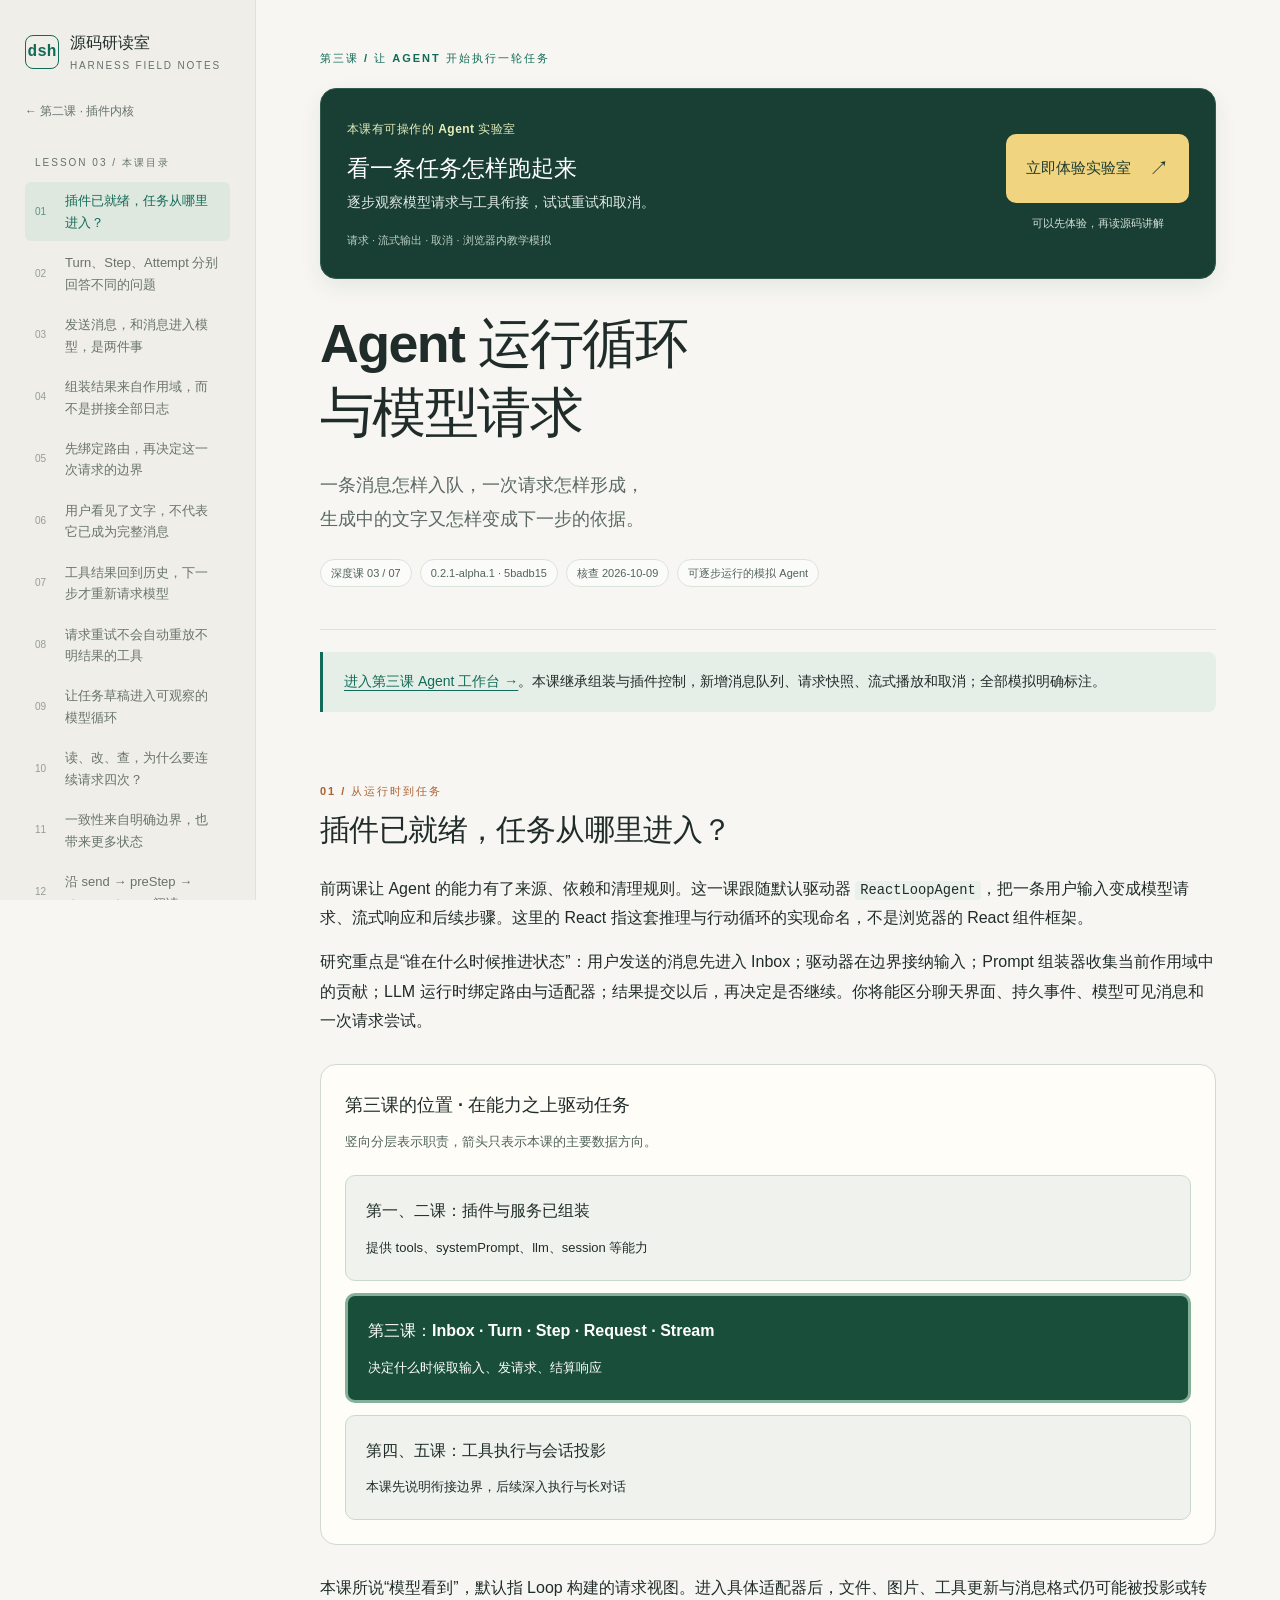
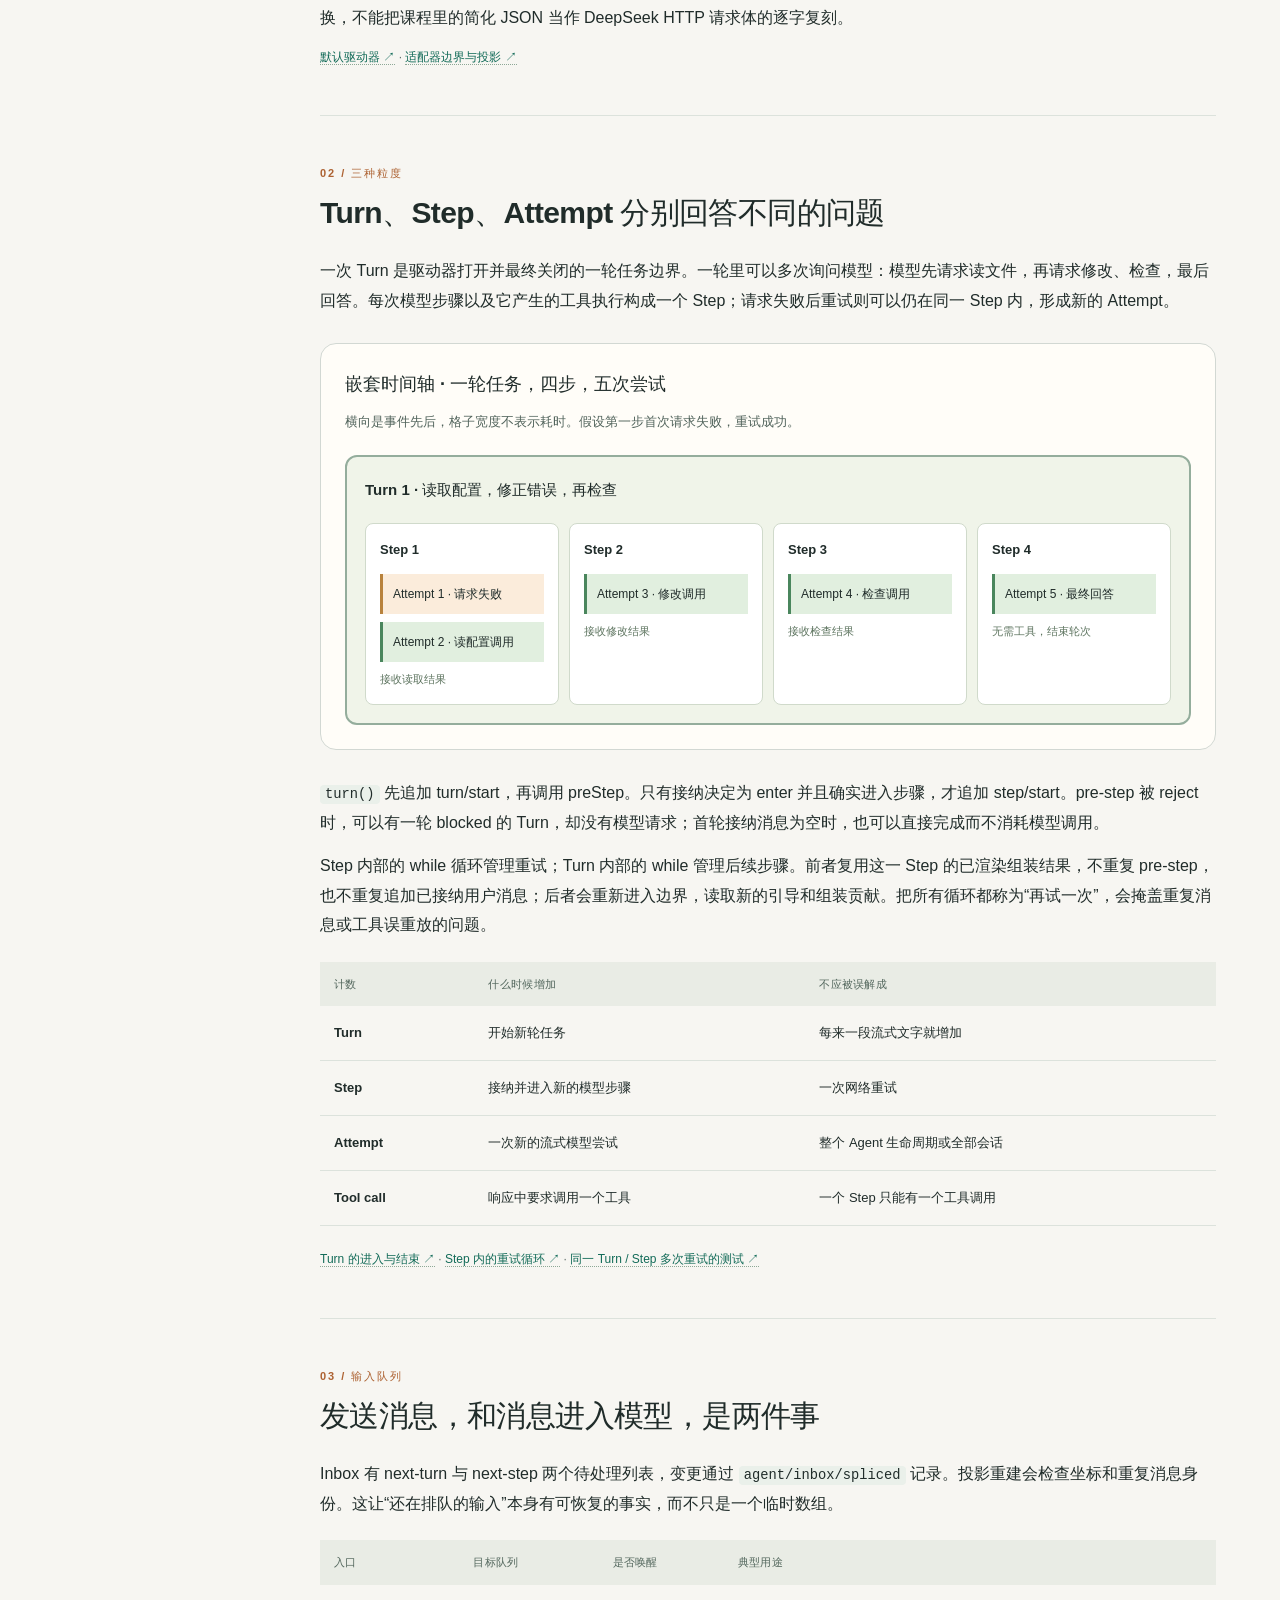
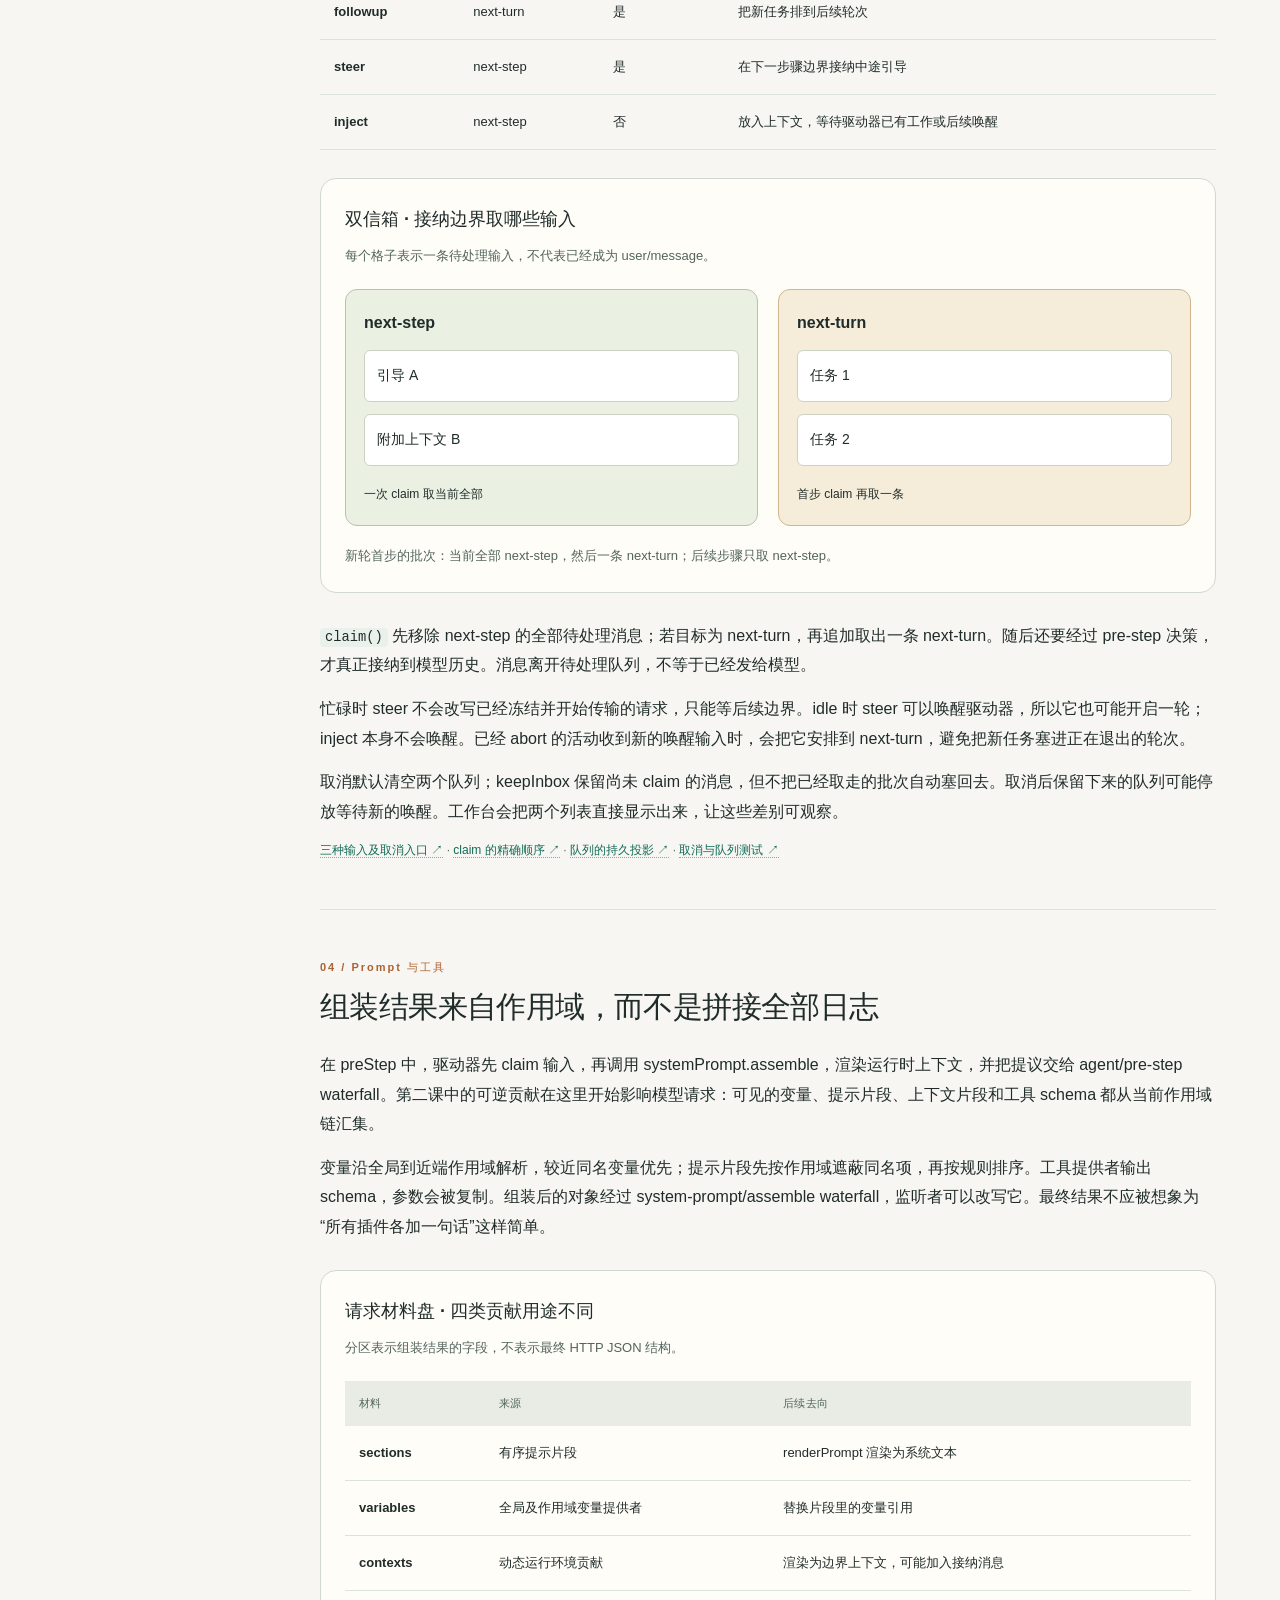
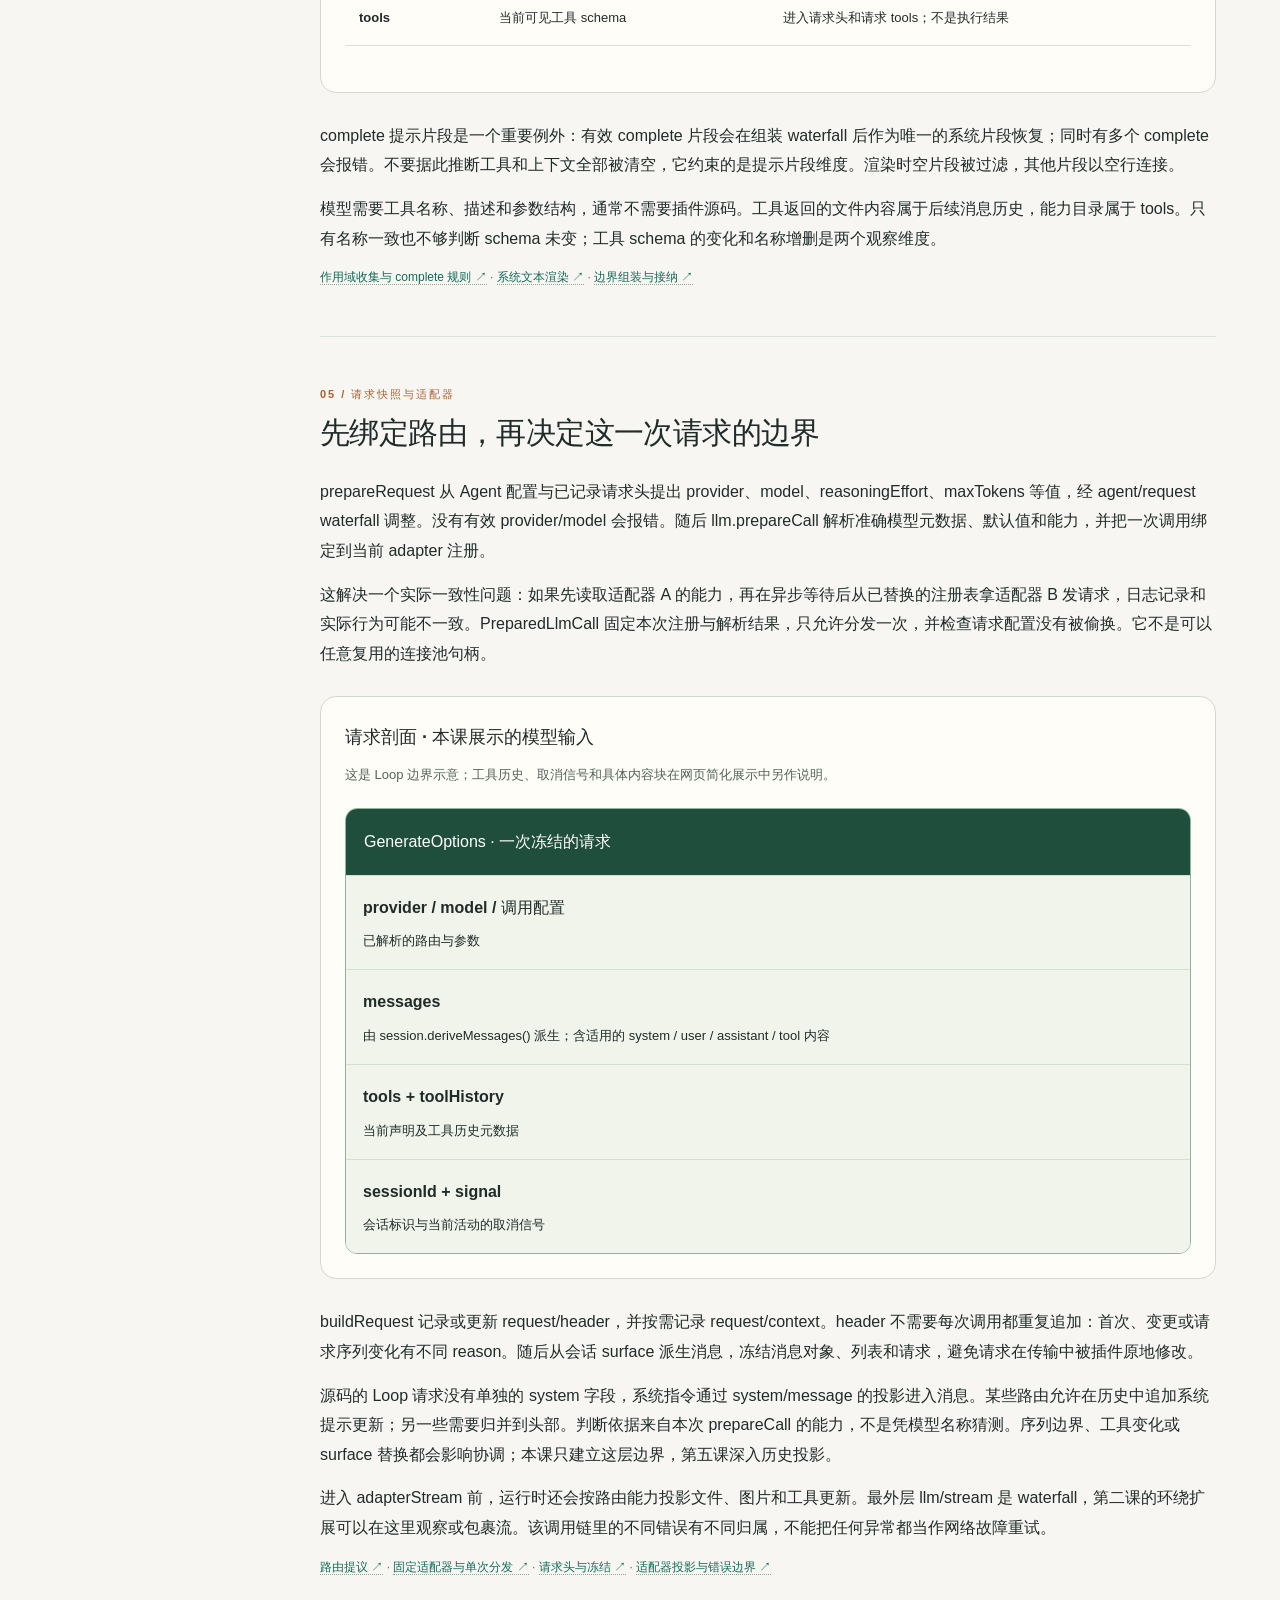
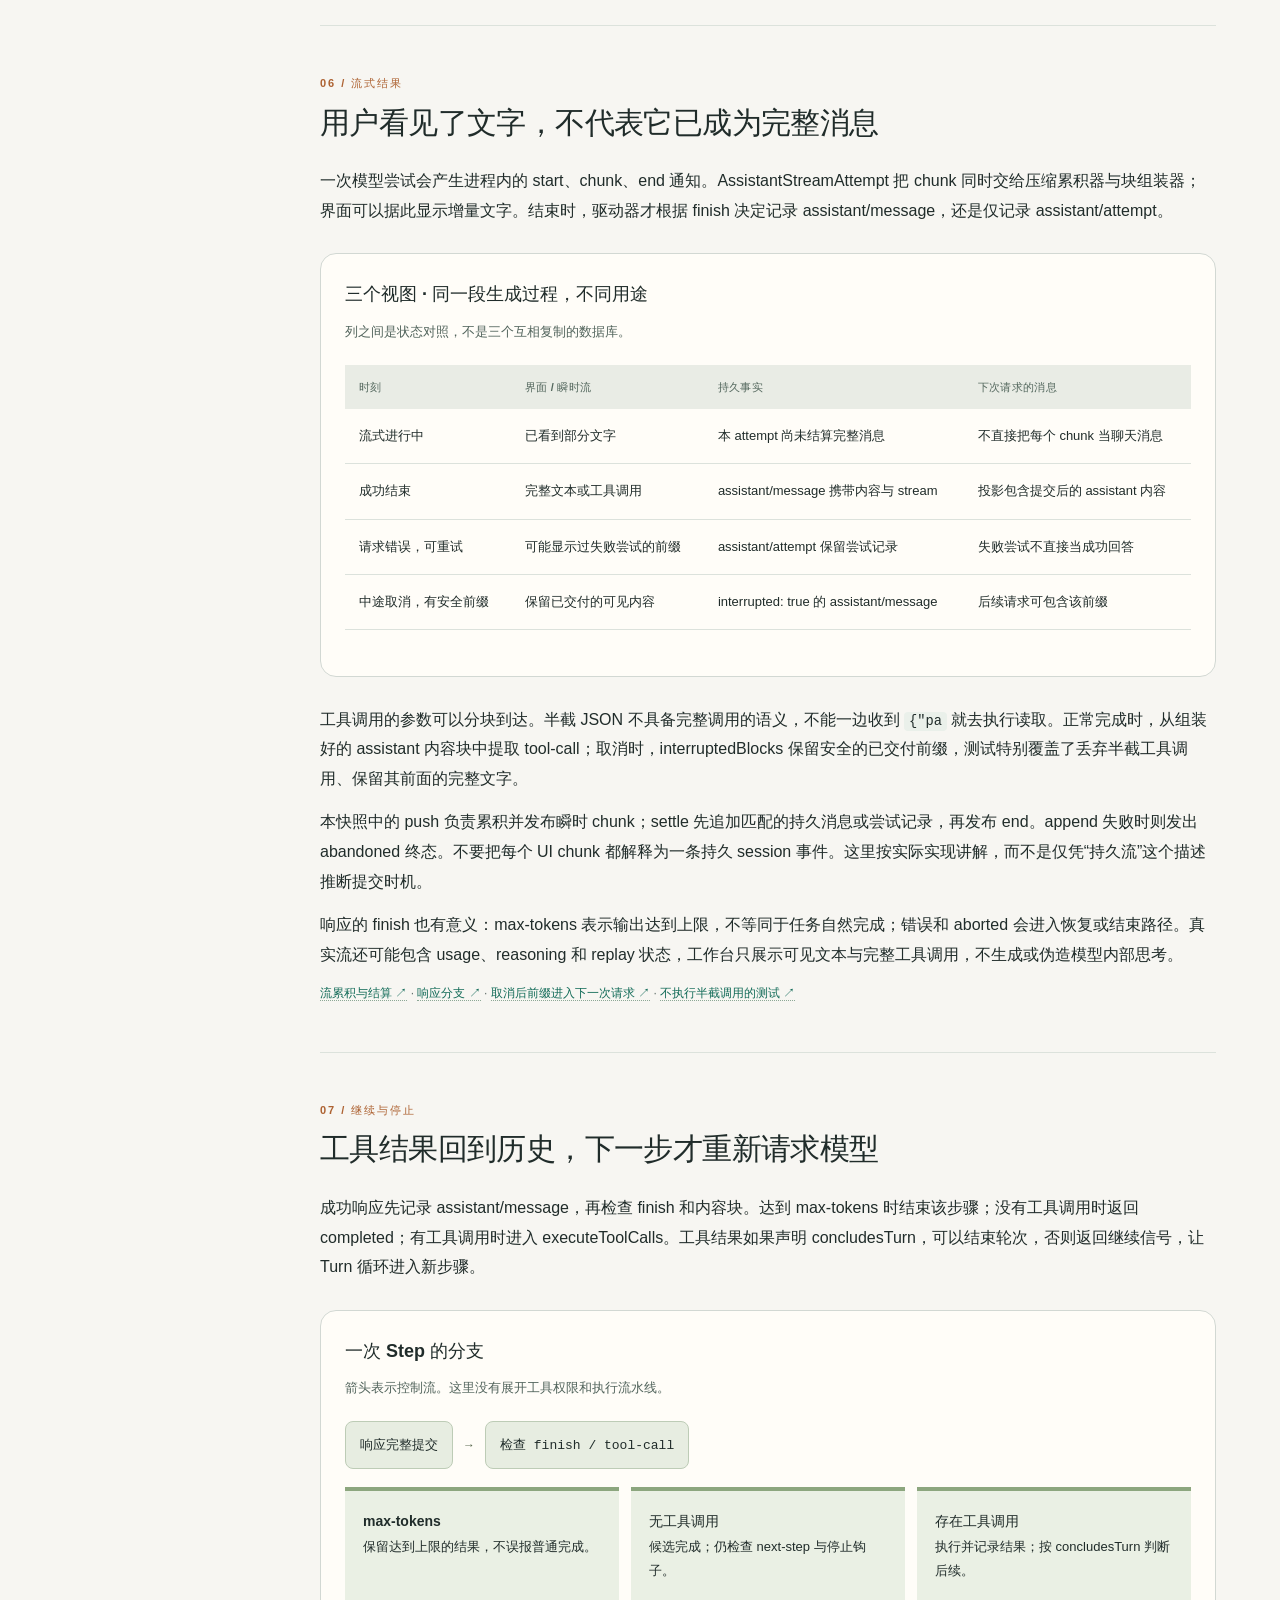
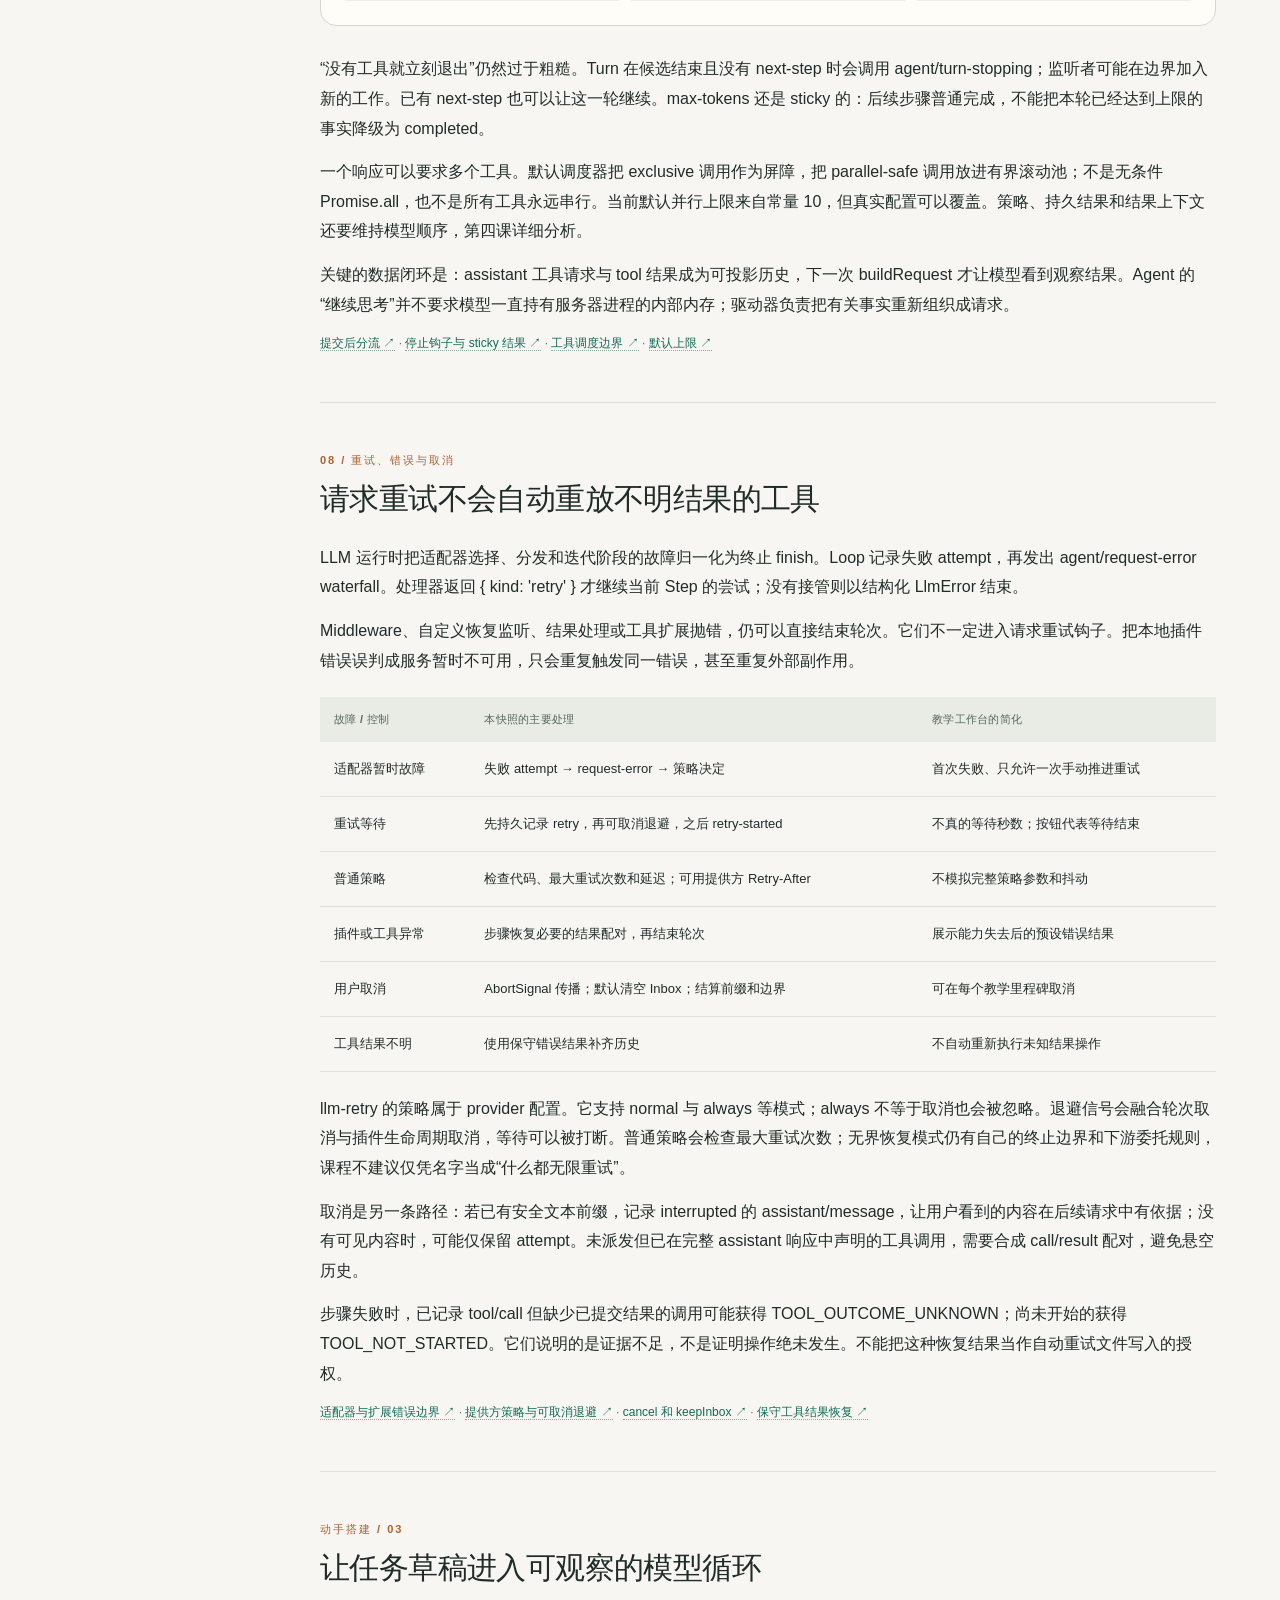
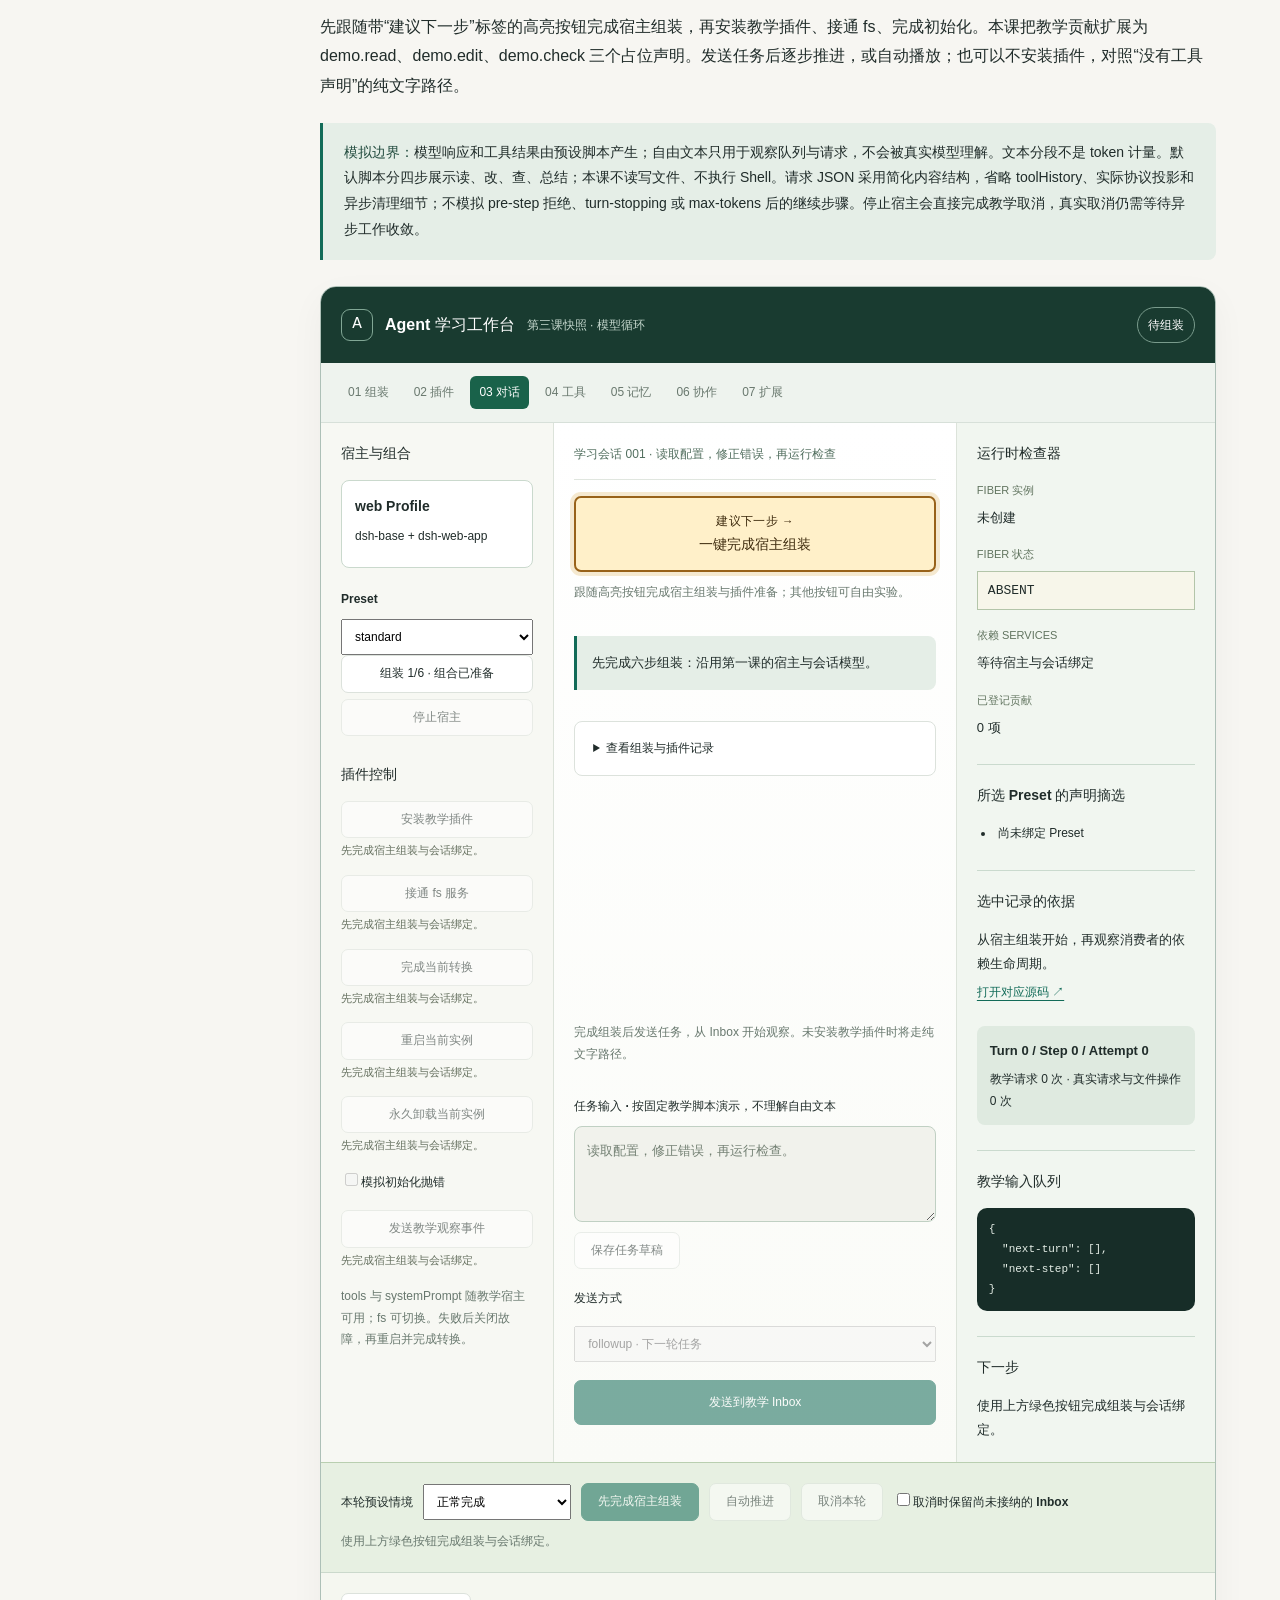
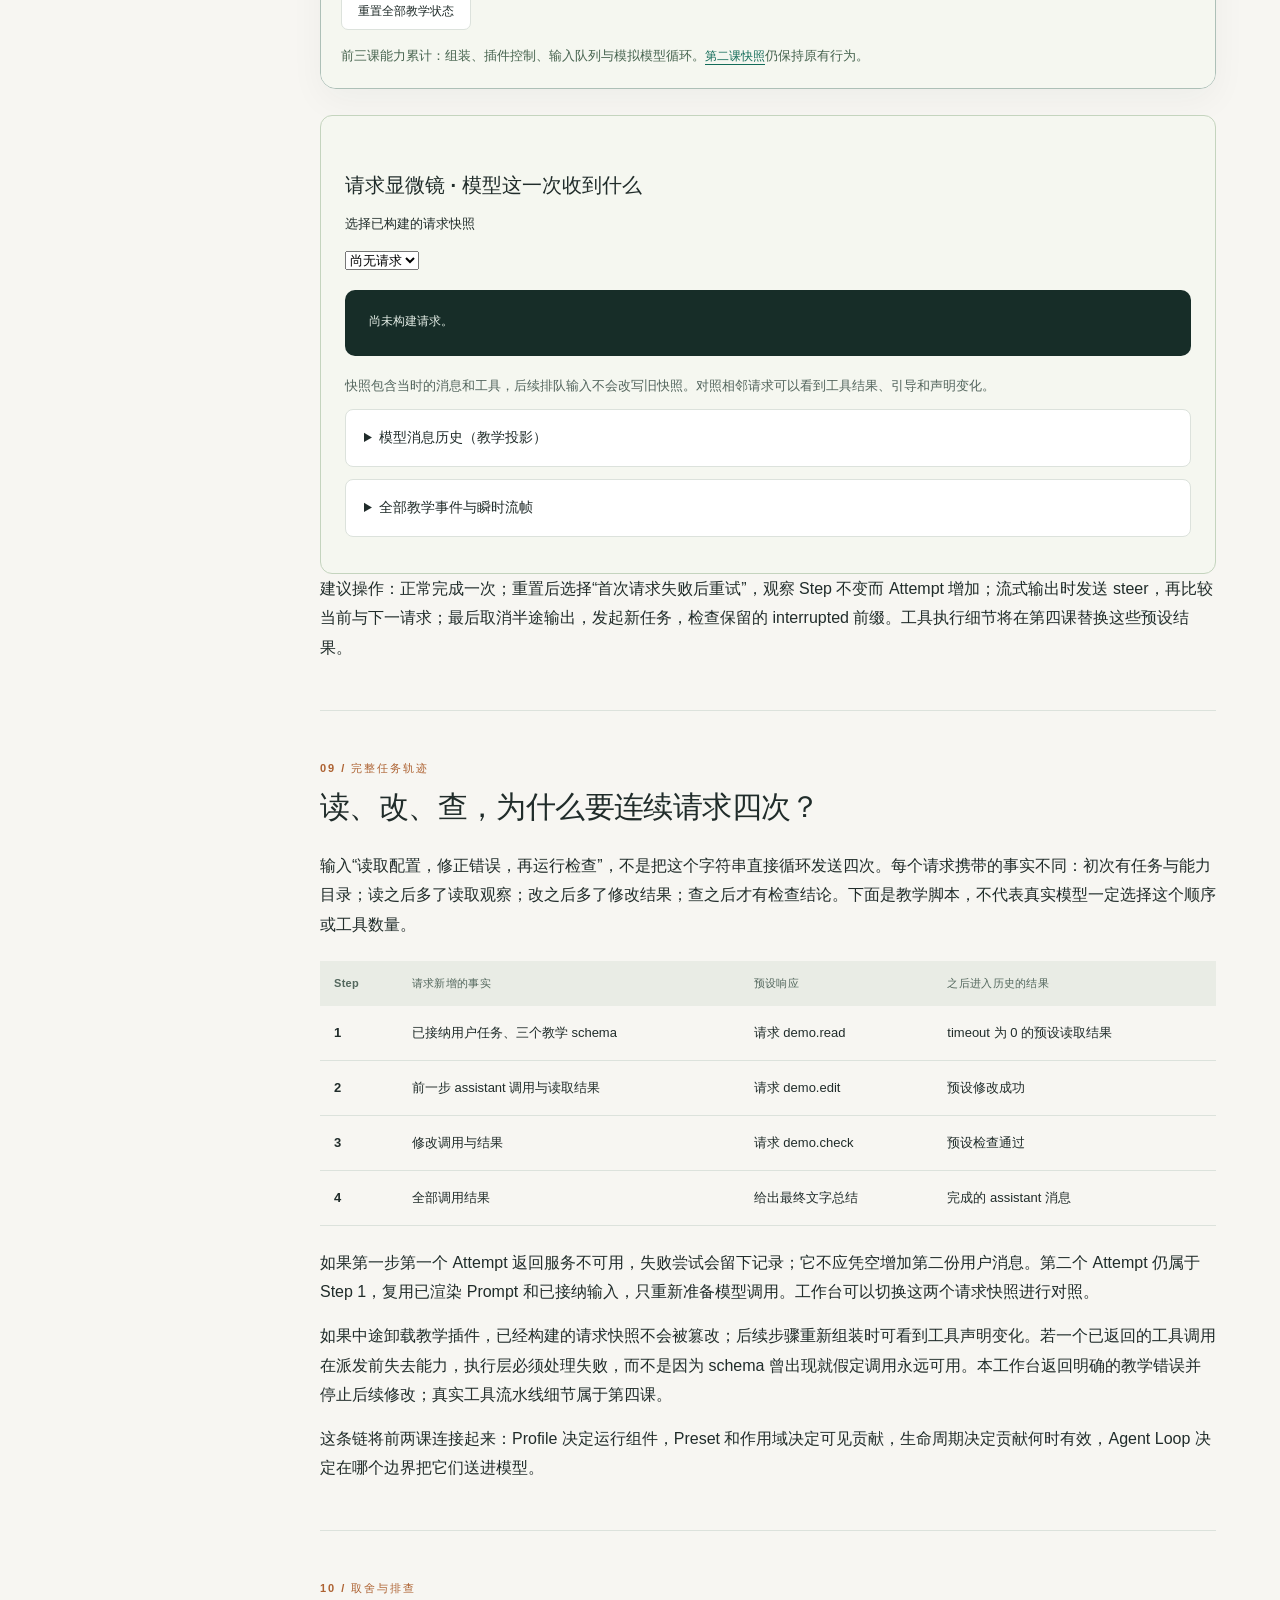
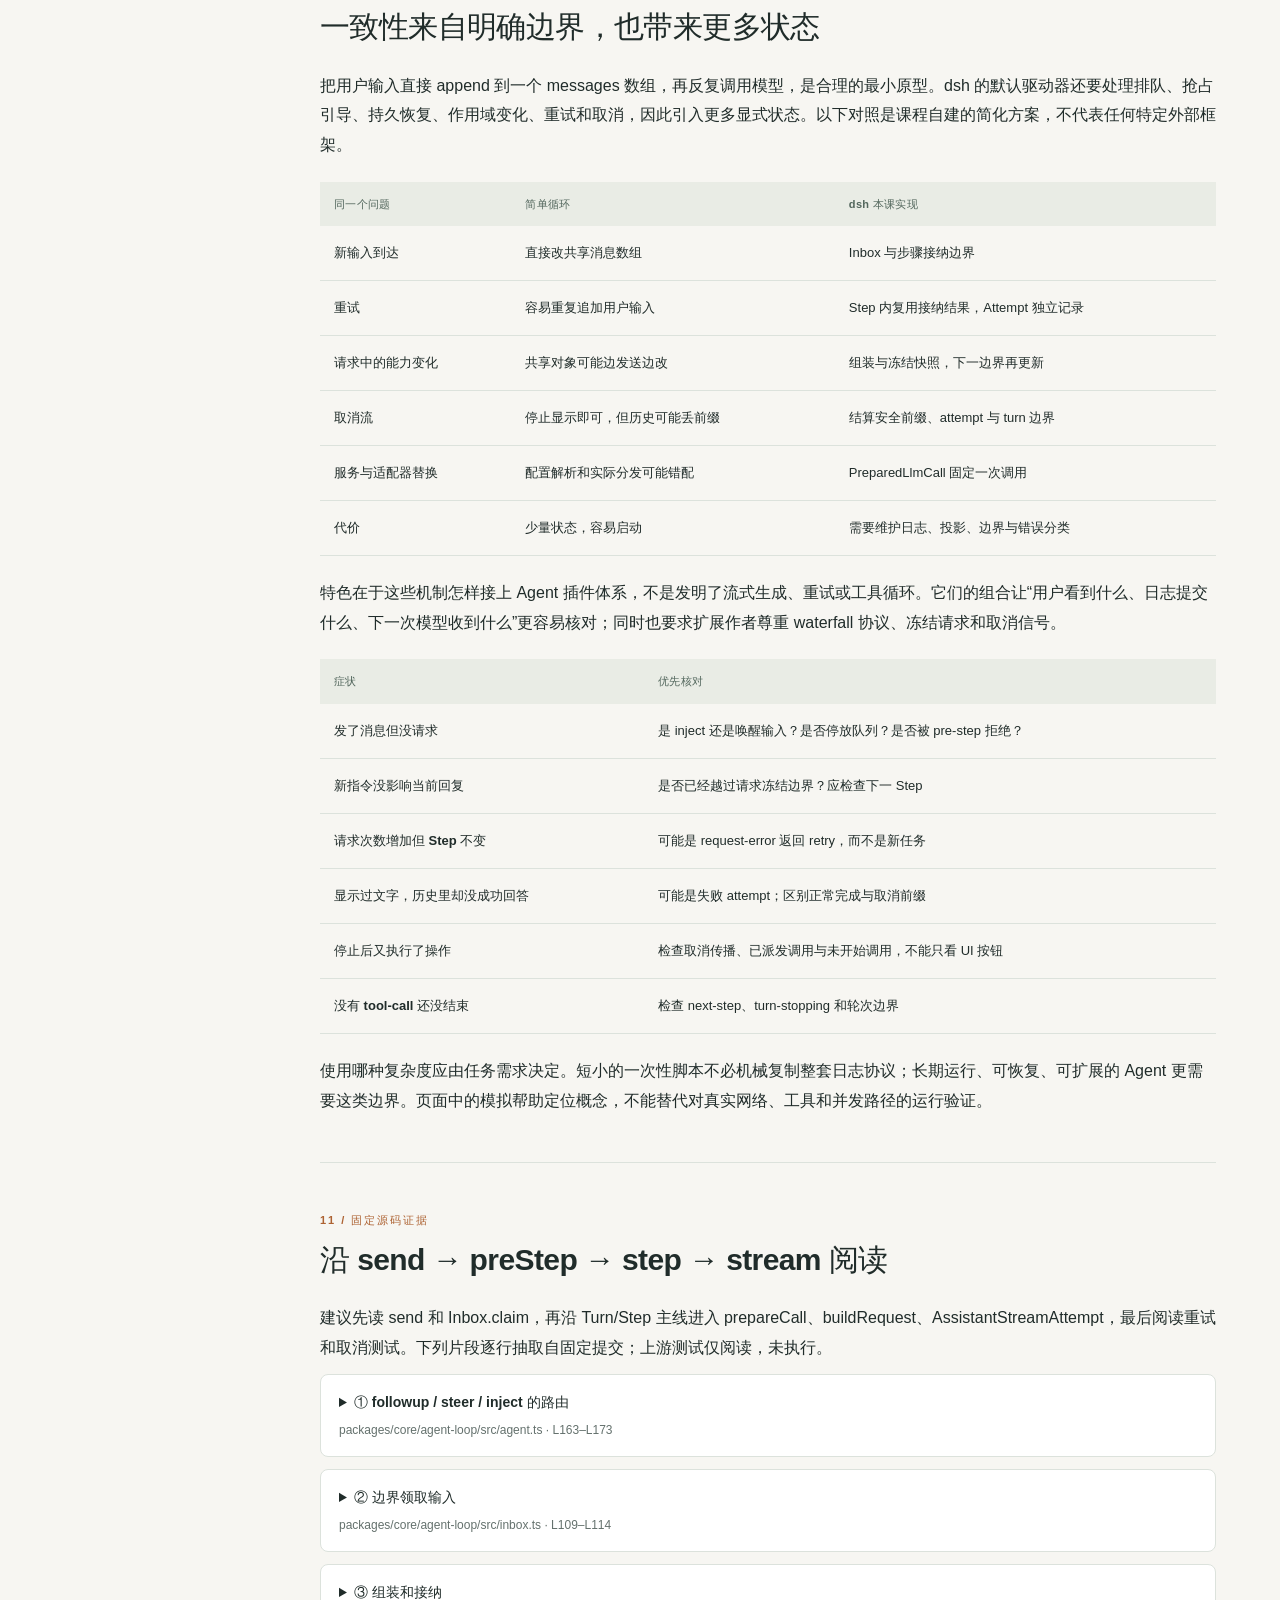
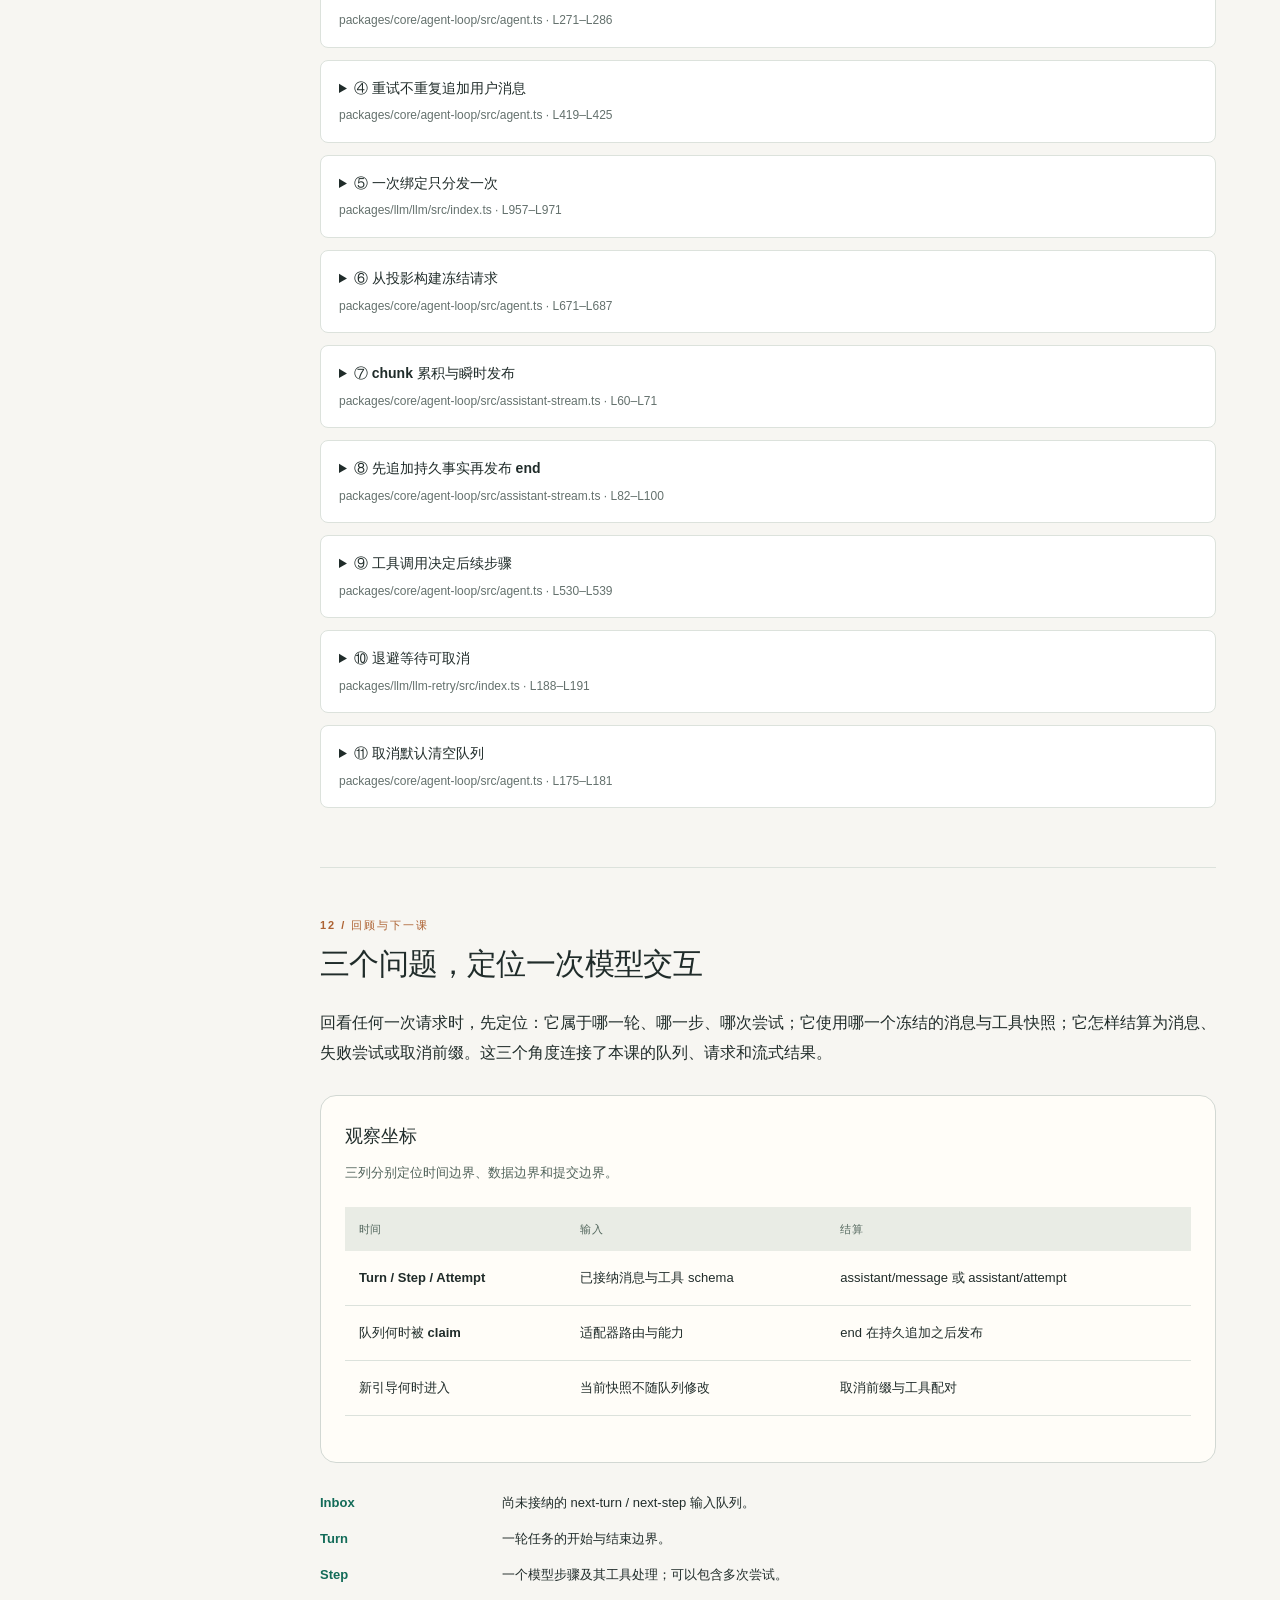
<file: lessons/03/index.html>
<!doctype html><html lang="zh-CN"><head><meta charset="utf-8"><meta name="viewport" content="width=device-width,initial-scale=1"><title>03 · Agent 运行循环与模型请求 — DSH 源码研读室</title><meta name="description" content="从源码理解 Inbox、Turn、Step、模型请求组装、流式结果、重试与取消，操作逐课构建的 Agent 工作台。"><link rel="stylesheet" href="../../assets/course.css"><link rel="stylesheet" href="../../assets/workbench01.css?v=guided-1"><link rel="stylesheet" href="../../assets/lesson02.css?v=controls-2"><link rel="stylesheet" href="../../assets/lesson03.css"><script src="sources.js" defer></script><script src="../../assets/workbench01-model.js" defer></script><script src="../../assets/workbench02-model.js?v=controls-2" defer></script><script src="../../assets/workbench03-model.js" defer></script><script src="../../assets/lesson03.js?v=guided-1" defer></script><link rel="stylesheet" href="../../assets/lab-entry.css?v=1"></head><body><a class="skip" href="#main">跳到正文</a><aside class="sidebar"><a class="brand" href="../../"><span class="brandmark">dsh</span><span>源码研读室<small>HARNESS FIELD NOTES</small></span></a><a class="back" href="../02/">← 第二课 · 插件内核</a><div class="nav-label">LESSON 03 / 本课目录</div><nav class="toc"><a href="#position"><b>01</b> 插件已就绪，任务从哪里进入？</a><a href="#boundaries"><b>02</b> Turn、Step、Attempt 分别回答不同的问题</a><a href="#inbox"><b>03</b> 发送消息，和消息进入模型，是两件事</a><a href="#assembly"><b>04</b> 组装结果来自作用域，而不是拼接全部日志</a><a href="#request"><b>05</b> 先绑定路由，再决定这一次请求的边界</a><a href="#stream"><b>06</b> 用户看见了文字，不代表它已成为完整消息</a><a href="#continuation"><b>07</b> 工具结果回到历史，下一步才重新请求模型</a><a href="#recovery"><b>08</b> 请求重试不会自动重放不明结果的工具</a><a href="#workbench"><b>09</b> 让任务草稿进入可观察的模型循环</a><a href="#case"><b>10</b> 读、改、查，为什么要连续请求四次？</a><a href="#tradeoffs"><b>11</b> 一致性来自明确边界，也带来更多状态</a><a href="#sources"><b>12</b> 沿 send → preStep → step → stream 阅读</a><a href="#recap"><b>13</b> 三个问题，定位一次模型交互</a></nav><div class="sidebar-foot"><progress id="reading-progress" max="100" value="0" aria-label="阅读位置"></progress><span id="reading-percent">阅读位置 0%</span><br>0.2.1-alpha.1 · 5badb15</div></aside><div class="mobile-header"><a href="../../">dsh / 源码研读室</a><select id="mobile-nav" aria-label="章节导航"><option value="">本课目录</option><option value="position">插件已就绪，任务从哪里进入？</option><option value="boundaries">Turn、Step、Attempt 分别回答不同的问题</option><option value="inbox">发送消息，和消息进入模型，是两件事</option><option value="assembly">组装结果来自作用域，而不是拼接全部日志</option><option value="request">先绑定路由，再决定这一次请求的边界</option><option value="stream">用户看见了文字，不代表它已成为完整消息</option><option value="continuation">工具结果回到历史，下一步才重新请求模型</option><option value="recovery">请求重试不会自动重放不明结果的工具</option><option value="workbench">让任务草稿进入可观察的模型循环</option><option value="case">读、改、查，为什么要连续请求四次？</option><option value="tradeoffs">一致性来自明确边界，也带来更多状态</option><option value="sources">沿 send → preStep → step → stream 阅读</option><option value="recap">三个问题，定位一次模型交互</option></select></div><main class="main" id="main"><header class="hero"><div class="eyebrow">第三课 / 让 Agent 开始执行一轮任务</div><aside class="lab-entry" aria-label="本课交互实验室"><div class="lab-entry-copy"><span class="lab-entry-badge">本课有可操作的 Agent 实验室</span><h2>看一条任务怎样跑起来</h2><p>逐步观察模型请求与工具衔接，试试重试和取消。</p><small>请求 · 流式输出 · 取消 · 浏览器内教学模拟</small></div><div class="lab-entry-action"><a class="lab-entry-button" href="#workbench">立即体验实验室 <span aria-hidden="true">↗</span></a><span>可以先体验，再读源码讲解</span></div></aside><h1>Agent 运行循环<br>与模型请求</h1><p class="lead">一条消息怎样入队，一次请求怎样形成，<br>生成中的文字又怎样变成下一步的依据。</p><div class="meta"><span class="pill">深度课 03 / 07</span><span class="pill">0.2.1-alpha.1 · 5badb15</span><span class="pill">核查 2026-10-09</span><span class="pill">可逐步运行的模拟 Agent</span></div></header><div class="note"><a href="#workbench">进入第三课 Agent 工作台 →</a>。本课继承组装与插件控制，新增消息队列、请求快照、流式播放和取消；全部模拟明确标注。</div><section class="lesson-section" id="position"><div class="section-no">01 / 从运行时到任务</div><h2>插件已就绪，任务从哪里进入？</h2><p>前两课让 Agent 的能力有了来源、依赖和清理规则。这一课跟随默认驱动器 <code>ReactLoopAgent</code>，把一条用户输入变成模型请求、流式响应和后续步骤。这里的 React 指这套推理与行动循环的实现命名，不是浏览器的 React 组件框架。</p><p>研究重点是“谁在什么时候推进状态”：用户发送的消息先进入 Inbox；驱动器在边界接纳输入；Prompt 组装器收集当前作用域中的贡献；LLM 运行时绑定路由与适配器；结果提交以后，再决定是否继续。你将能区分聊天界面、持久事件、模型可见消息和一次请求尝试。</p><figure class="visual-figure"><figcaption><strong>第三课的位置 · 在能力之上驱动任务</strong><span>竖向分层表示职责，箭头只表示本课的主要数据方向。</span></figcaption><div class="kernel-stack"><div>第一、二课：插件与服务已组装 <small>提供 tools、systemPrompt、llm、session 等能力</small></div><div class="focus">第三课：Inbox · Turn · Step · Request · Stream <small>决定什么时候取输入、发请求、结算响应</small></div><div>第四、五课：工具执行与会话投影 <small>本课先说明衔接边界，后续深入执行与长对话</small></div></div></figure><p>本课所说“模型看到”，默认指 Loop 构建的请求视图。进入具体适配器后，文件、图片、工具更新与消息格式仍可能被投影或转换，不能把课程里的简化 JSON 当作 DeepSeek HTTP 请求体的逐字复刻。</p><p class="evidence"><a data-ref="driver" href="https://github.com/deepseek-ai/deepseek-harness/blob/5badb15009ae1756c3afe0ae0cef1faafc290ccc/packages/core/agent-loop/src/agent.ts#L98" target="_blank" rel="noopener">默认驱动器 ↗</a> · <a data-ref="llm-adapter" href="https://github.com/deepseek-ai/deepseek-harness/blob/5badb15009ae1756c3afe0ae0cef1faafc290ccc/packages/llm/llm/src/index.ts#L1026" target="_blank" rel="noopener">适配器边界与投影 ↗</a></p></section><section class="lesson-section" id="boundaries"><div class="section-no">02 / 三种粒度</div><h2>Turn、Step、Attempt 分别回答不同的问题</h2><p>一次 Turn 是驱动器打开并最终关闭的一轮任务边界。一轮里可以多次询问模型：模型先请求读文件，再请求修改、检查，最后回答。每次模型步骤以及它产生的工具执行构成一个 Step；请求失败后重试则可以仍在同一 Step 内，形成新的 Attempt。</p><figure class="visual-figure"><figcaption><strong>嵌套时间轴 · 一轮任务，四步，五次尝试</strong><span>横向是事件先后，格子宽度不表示耗时。假设第一步首次请求失败，重试成功。</span></figcaption><div class="turn-track"><b>Turn 1 · 读取配置，修正错误，再检查</b><div class="step-tracks"><article><strong>Step 1</strong><span class="attempt bad">Attempt 1 · 请求失败</span><span class="attempt">Attempt 2 · 读配置调用</span><small>接收读取结果</small></article><article><strong>Step 2</strong><span class="attempt">Attempt 3 · 修改调用</span><small>接收修改结果</small></article><article><strong>Step 3</strong><span class="attempt">Attempt 4 · 检查调用</span><small>接收检查结果</small></article><article><strong>Step 4</strong><span class="attempt">Attempt 5 · 最终回答</span><small>无需工具，结束轮次</small></article></div></div></figure><p><code>turn()</code> 先追加 turn/start，再调用 preStep。只有接纳决定为 enter 并且确实进入步骤，才追加 step/start。pre-step 被 reject 时，可以有一轮 blocked 的 Turn，却没有模型请求；首轮接纳消息为空时，也可以直接完成而不消耗模型调用。</p><p>Step 内部的 while 循环管理重试；Turn 内部的 while 管理后续步骤。前者复用这一 Step 的已渲染组装结果，不重复 pre-step，也不重复追加已接纳用户消息；后者会重新进入边界，读取新的引导和组装贡献。把所有循环都称为“再试一次”，会掩盖重复消息或工具误重放的问题。</p><div class="table-wrap"><table><thead><tr><th>计数</th><th>什么时候增加</th><th>不应被误解成</th></tr></thead><tbody><tr><td>Turn</td><td>开始新轮任务</td><td>每来一段流式文字就增加</td></tr><tr><td>Step</td><td>接纳并进入新的模型步骤</td><td>一次网络重试</td></tr><tr><td>Attempt</td><td>一次新的流式模型尝试</td><td>整个 Agent 生命周期或全部会话</td></tr><tr><td>Tool call</td><td>响应中要求调用一个工具</td><td>一个 Step 只能有一个工具调用</td></tr></tbody></table></div><p class="evidence"><a data-ref="turn" href="https://github.com/deepseek-ai/deepseek-harness/blob/5badb15009ae1756c3afe0ae0cef1faafc290ccc/packages/core/agent-loop/src/agent.ts#L296" target="_blank" rel="noopener">Turn 的进入与结束 ↗</a> · <a data-ref="step" href="https://github.com/deepseek-ai/deepseek-harness/blob/5badb15009ae1756c3afe0ae0cef1faafc290ccc/packages/core/agent-loop/src/agent.ts#L398" target="_blank" rel="noopener">Step 内的重试循环 ↗</a> · <a data-ref="retry-tests" href="https://github.com/deepseek-ai/deepseek-harness/blob/5badb15009ae1756c3afe0ae0cef1faafc290ccc/packages/core/agent-loop/tests/request-error.spec.ts#L52-L103" target="_blank" rel="noopener">同一 Turn / Step 多次重试的测试 ↗</a></p></section><section class="lesson-section" id="inbox"><div class="section-no">03 / 输入队列</div><h2>发送消息，和消息进入模型，是两件事</h2><p>Inbox 有 next-turn 与 next-step 两个待处理列表，变更通过 <code>agent/inbox/spliced</code> 记录。投影重建会检查坐标和重复消息身份。这让“还在排队的输入”本身有可恢复的事实，而不只是一个临时数组。</p><div class="table-wrap"><table><thead><tr><th>入口</th><th>目标队列</th><th>是否唤醒</th><th>典型用途</th></tr></thead><tbody><tr><td>followup</td><td>next-turn</td><td>是</td><td>把新任务排到后续轮次</td></tr><tr><td>steer</td><td>next-step</td><td>是</td><td>在下一步骤边界接纳中途引导</td></tr><tr><td>inject</td><td>next-step</td><td>否</td><td>放入上下文，等待驱动器已有工作或后续唤醒</td></tr></tbody></table></div><figure class="visual-figure"><figcaption><strong>双信箱 · 接纳边界取哪些输入</strong><span>每个格子表示一条待处理输入，不代表已经成为 user/message。</span></figcaption><div class="mailboxes"><article><b>next-step</b><span>引导 A</span><span>附加上下文 B</span><small>一次 claim 取当前全部</small></article><article><b>next-turn</b><span>任务 1</span><span>任务 2</span><small>首步 claim 再取一条</small></article></div><p class="visual-note">新轮首步的批次：当前全部 next-step，然后一条 next-turn；后续步骤只取 next-step。</p></figure><p><code>claim()</code> 先移除 next-step 的全部待处理消息；若目标为 next-turn，再追加取出一条 next-turn。随后还要经过 pre-step 决策，才真正接纳到模型历史。消息离开待处理队列，不等于已经发给模型。</p><p>忙碌时 steer 不会改写已经冻结并开始传输的请求，只能等后续边界。idle 时 steer 可以唤醒驱动器，所以它也可能开启一轮；inject 本身不会唤醒。已经 abort 的活动收到新的唤醒输入时，会把它安排到 next-turn，避免把新任务塞进正在退出的轮次。</p><p>取消默认清空两个队列；keepInbox 保留尚未 claim 的消息，但不把已经取走的批次自动塞回去。取消后保留下来的队列可能停放等待新的唤醒。工作台会把两个列表直接显示出来，让这些差别可观察。</p><p class="evidence"><a data-ref="send" href="https://github.com/deepseek-ai/deepseek-harness/blob/5badb15009ae1756c3afe0ae0cef1faafc290ccc/packages/core/agent-loop/src/agent.ts#L154-L183" target="_blank" rel="noopener">三种输入及取消入口 ↗</a> · <a data-ref="inbox-claim" href="https://github.com/deepseek-ai/deepseek-harness/blob/5badb15009ae1756c3afe0ae0cef1faafc290ccc/packages/core/agent-loop/src/inbox.ts#L109-L114" target="_blank" rel="noopener">claim 的精确顺序 ↗</a> · <a data-ref="inbox-projection" href="https://github.com/deepseek-ai/deepseek-harness/blob/5badb15009ae1756c3afe0ae0cef1faafc290ccc/packages/core/agent-loop/src/inbox.ts#L27-L71" target="_blank" rel="noopener">队列的持久投影 ↗</a> · <a data-ref="cancel-tests" href="https://github.com/deepseek-ai/deepseek-harness/blob/5badb15009ae1756c3afe0ae0cef1faafc290ccc/packages/core/agent-loop/tests/cancel.spec.ts#L192-L215" target="_blank" rel="noopener">取消与队列测试 ↗</a></p></section><section class="lesson-section" id="assembly"><div class="section-no">04 / Prompt 与工具</div><h2>组装结果来自作用域，而不是拼接全部日志</h2><p>在 preStep 中，驱动器先 claim 输入，再调用 systemPrompt.assemble，渲染运行时上下文，并把提议交给 agent/pre-step waterfall。第二课中的可逆贡献在这里开始影响模型请求：可见的变量、提示片段、上下文片段和工具 schema 都从当前作用域链汇集。</p><p>变量沿全局到近端作用域解析，较近同名变量优先；提示片段先按作用域遮蔽同名项，再按规则排序。工具提供者输出 schema，参数会被复制。组装后的对象经过 system-prompt/assemble waterfall，监听者可以改写它。最终结果不应被想象为“所有插件各加一句话”这样简单。</p><figure class="visual-figure"><figcaption><strong>请求材料盘 · 四类贡献用途不同</strong><span>分区表示组装结果的字段，不表示最终 HTTP JSON 结构。</span></figcaption><div class="table-wrap"><table><thead><tr><th>材料</th><th>来源</th><th>后续去向</th></tr></thead><tbody><tr><td>sections</td><td>有序提示片段</td><td>renderPrompt 渲染为系统文本</td></tr><tr><td>variables</td><td>全局及作用域变量提供者</td><td>替换片段里的变量引用</td></tr><tr><td>contexts</td><td>动态运行环境贡献</td><td>渲染为边界上下文，可能加入接纳消息</td></tr><tr><td>tools</td><td>当前可见工具 schema</td><td>进入请求头和请求 tools；不是执行结果</td></tr></tbody></table></div></figure><p>complete 提示片段是一个重要例外：有效 complete 片段会在组装 waterfall 后作为唯一的系统片段恢复；同时有多个 complete 会报错。不要据此推断工具和上下文全部被清空，它约束的是提示片段维度。渲染时空片段被过滤，其他片段以空行连接。</p><p>模型需要工具名称、描述和参数结构，通常不需要插件源码。工具返回的文件内容属于后续消息历史，能力目录属于 tools。只有名称一致也不够判断 schema 未变；工具 schema 的变化和名称增删是两个观察维度。</p><p class="evidence"><a data-ref="assemble" href="https://github.com/deepseek-ai/deepseek-harness/blob/5badb15009ae1756c3afe0ae0cef1faafc290ccc/packages/core/system-prompt/src/index.ts#L558" target="_blank" rel="noopener">作用域收集与 complete 规则 ↗</a> · <a data-ref="render-prompt" href="https://github.com/deepseek-ai/deepseek-harness/blob/5badb15009ae1756c3afe0ae0cef1faafc290ccc/packages/core/system-prompt/src/index.ts#L279-L285" target="_blank" rel="noopener">系统文本渲染 ↗</a> · <a data-ref="prestep" href="https://github.com/deepseek-ai/deepseek-harness/blob/5badb15009ae1756c3afe0ae0cef1faafc290ccc/packages/core/agent-loop/src/agent.ts#L267-L288" target="_blank" rel="noopener">边界组装与接纳 ↗</a></p></section><section class="lesson-section" id="request"><div class="section-no">05 / 请求快照与适配器</div><h2>先绑定路由，再决定这一次请求的边界</h2><p>prepareRequest 从 Agent 配置与已记录请求头提出 provider、model、reasoningEffort、maxTokens 等值，经 agent/request waterfall 调整。没有有效 provider/model 会报错。随后 llm.prepareCall 解析准确模型元数据、默认值和能力，并把一次调用绑定到当前 adapter 注册。</p><p>这解决一个实际一致性问题：如果先读取适配器 A 的能力，再在异步等待后从已替换的注册表拿适配器 B 发请求，日志记录和实际行为可能不一致。PreparedLlmCall 固定本次注册与解析结果，只允许分发一次，并检查请求配置没有被偷换。它不是可以任意复用的连接池句柄。</p><figure class="visual-figure"><figcaption><strong>请求剖面 · 本课展示的模型输入</strong><span>这是 Loop 边界示意；工具历史、取消信号和具体内容块在网页简化展示中另作说明。</span></figcaption><div class="request-slice"><header>GenerateOptions · 一次冻结的请求</header><div><b>provider / model / 调用配置</b><small>已解析的路由与参数</small></div><div><b>messages</b><small>由 session.deriveMessages() 派生；含适用的 system / user / assistant / tool 内容</small></div><div><b>tools + toolHistory</b><small>当前声明及工具历史元数据</small></div><div><b>sessionId + signal</b><small>会话标识与当前活动的取消信号</small></div></div></figure><p>buildRequest 记录或更新 request/header，并按需记录 request/context。header 不需要每次调用都重复追加：首次、变更或请求序列变化有不同 reason。随后从会话 surface 派生消息，冻结消息对象、列表和请求，避免请求在传输中被插件原地修改。</p><p>源码的 Loop 请求没有单独的 system 字段，系统指令通过 system/message 的投影进入消息。某些路由允许在历史中追加系统提示更新；另一些需要归并到头部。判断依据来自本次 prepareCall 的能力，不是凭模型名称猜测。序列边界、工具变化或 surface 替换都会影响协调；本课只建立这层边界，第五课深入历史投影。</p><p>进入 adapterStream 前，运行时还会按路由能力投影文件、图片和工具更新。最外层 llm/stream 是 waterfall，第二课的环绕扩展可以在这里观察或包裹流。该调用链里的不同错误有不同归属，不能把任何异常都当作网络故障重试。</p><p class="evidence"><a data-ref="prepare-request" href="https://github.com/deepseek-ai/deepseek-harness/blob/5badb15009ae1756c3afe0ae0cef1faafc290ccc/packages/core/agent-loop/src/agent.ts#L547-L596" target="_blank" rel="noopener">路由提议 ↗</a> · <a data-ref="prepare-call" href="https://github.com/deepseek-ai/deepseek-harness/blob/5badb15009ae1756c3afe0ae0cef1faafc290ccc/packages/llm/llm/src/index.ts#L278-L324" target="_blank" rel="noopener">固定适配器与单次分发 ↗</a> · <a data-ref="build-request" href="https://github.com/deepseek-ai/deepseek-harness/blob/5badb15009ae1756c3afe0ae0cef1faafc290ccc/packages/core/agent-loop/src/agent.ts#L599" target="_blank" rel="noopener">请求头与冻结 ↗</a> · <a data-ref="llm-adapter" href="https://github.com/deepseek-ai/deepseek-harness/blob/5badb15009ae1756c3afe0ae0cef1faafc290ccc/packages/llm/llm/src/index.ts#L1026" target="_blank" rel="noopener">适配器投影与错误边界 ↗</a></p></section><section class="lesson-section" id="stream"><div class="section-no">06 / 流式结果</div><h2>用户看见了文字，不代表它已成为完整消息</h2><p>一次模型尝试会产生进程内的 start、chunk、end 通知。AssistantStreamAttempt 把 chunk 同时交给压缩累积器与块组装器；界面可以据此显示增量文字。结束时，驱动器才根据 finish 决定记录 assistant/message，还是仅记录 assistant/attempt。</p><figure class="visual-figure"><figcaption><strong>三个视图 · 同一段生成过程，不同用途</strong><span>列之间是状态对照，不是三个互相复制的数据库。</span></figcaption><div class="table-wrap"><table><thead><tr><th>时刻</th><th>界面 / 瞬时流</th><th>持久事实</th><th>下次请求的消息</th></tr></thead><tbody><tr><td>流式进行中</td><td>已看到部分文字</td><td>本 attempt 尚未结算完整消息</td><td>不直接把每个 chunk 当聊天消息</td></tr><tr><td>成功结束</td><td>完整文本或工具调用</td><td>assistant/message 携带内容与 stream</td><td>投影包含提交后的 assistant 内容</td></tr><tr><td>请求错误，可重试</td><td>可能显示过失败尝试的前缀</td><td>assistant/attempt 保留尝试记录</td><td>失败尝试不直接当成功回答</td></tr><tr><td>中途取消，有安全前缀</td><td>保留已交付的可见内容</td><td>interrupted: true 的 assistant/message</td><td>后续请求可包含该前缀</td></tr></tbody></table></div></figure><p>工具调用的参数可以分块到达。半截 JSON 不具备完整调用的语义，不能一边收到 <code>{"pa</code> 就去执行读取。正常完成时，从组装好的 assistant 内容块中提取 tool-call；取消时，interruptedBlocks 保留安全的已交付前缀，测试特别覆盖了丢弃半截工具调用、保留其前面的完整文字。</p><p>本快照中的 push 负责累积并发布瞬时 chunk；settle 先追加匹配的持久消息或尝试记录，再发布 end。append 失败时则发出 abandoned 终态。不要把每个 UI chunk 都解释为一条持久 session 事件。这里按实际实现讲解，而不是仅凭“持久流”这个描述推断提交时机。</p><p>响应的 finish 也有意义：max-tokens 表示输出达到上限，不等同于任务自然完成；错误和 aborted 会进入恢复或结束路径。真实流还可能包含 usage、reasoning 和 replay 状态，工作台只展示可见文本与完整工具调用，不生成或伪造模型内部思考。</p><p class="evidence"><a data-ref="attempt" href="https://github.com/deepseek-ai/deepseek-harness/blob/5badb15009ae1756c3afe0ae0cef1faafc290ccc/packages/core/agent-loop/src/assistant-stream.ts#L18" target="_blank" rel="noopener">流累积与结算 ↗</a> · <a data-ref="step" href="https://github.com/deepseek-ai/deepseek-harness/blob/5badb15009ae1756c3afe0ae0cef1faafc290ccc/packages/core/agent-loop/src/agent.ts#L398" target="_blank" rel="noopener">响应分支 ↗</a> · <a data-ref="prefix-tests" href="https://github.com/deepseek-ai/deepseek-harness/blob/5badb15009ae1756c3afe0ae0cef1faafc290ccc/packages/core/agent-loop/tests/cancel.spec.ts#L571-L605" target="_blank" rel="noopener">取消后前缀进入下一次请求 ↗</a> · <a data-ref="partial-tool-tests" href="https://github.com/deepseek-ai/deepseek-harness/blob/5badb15009ae1756c3afe0ae0cef1faafc290ccc/packages/core/agent-loop/tests/cancel.spec.ts#L664-L687" target="_blank" rel="noopener">不执行半截调用的测试 ↗</a></p></section><section class="lesson-section" id="continuation"><div class="section-no">07 / 继续与停止</div><h2>工具结果回到历史，下一步才重新请求模型</h2><p>成功响应先记录 assistant/message，再检查 finish 和内容块。达到 max-tokens 时结束该步骤；没有工具调用时返回 completed；有工具调用时进入 executeToolCalls。工具结果如果声明 concludesTurn，可以结束轮次，否则返回继续信号，让 Turn 循环进入新步骤。</p><figure class="visual-figure"><figcaption><strong>一次 Step 的分支</strong><span>箭头表示控制流。这里没有展开工具权限和执行流水线。</span></figcaption><div class="state-ribbon"><span>响应完整提交</span><i>→</i><span>检查 finish / tool-call</span></div><div class="branch-grid"><article><b>max-tokens</b><p>保留达到上限的结果，不误报普通完成。</p></article><article><b>无工具调用</b><p>候选完成；仍检查 next-step 与停止钩子。</p></article><article><b>存在工具调用</b><p>执行并记录结果；按 concludesTurn 判断后续。</p></article></div></figure><p>“没有工具就立刻退出”仍然过于粗糙。Turn 在候选结束且没有 next-step 时会调用 agent/turn-stopping；监听者可能在边界加入新的工作。已有 next-step 也可以让这一轮继续。max-tokens 还是 sticky 的：后续步骤普通完成，不能把本轮已经达到上限的事实降级为 completed。</p><p>一个响应可以要求多个工具。默认调度器把 exclusive 调用作为屏障，把 parallel-safe 调用放进有界滚动池；不是无条件 Promise.all，也不是所有工具永远串行。当前默认并行上限来自常量 10，但真实配置可以覆盖。策略、持久结果和结果上下文还要维持模型顺序，第四课详细分析。</p><p>关键的数据闭环是：assistant 工具请求与 tool 结果成为可投影历史，下一次 buildRequest 才让模型看到观察结果。Agent 的“继续思考”并不要求模型一直持有服务器进程的内部内存；驱动器负责把有关事实重新组织成请求。</p><p class="evidence"><a data-ref="step" href="https://github.com/deepseek-ai/deepseek-harness/blob/5badb15009ae1756c3afe0ae0cef1faafc290ccc/packages/core/agent-loop/src/agent.ts#L398" target="_blank" rel="noopener">提交后分流 ↗</a> · <a data-ref="turn" href="https://github.com/deepseek-ai/deepseek-harness/blob/5badb15009ae1756c3afe0ae0cef1faafc290ccc/packages/core/agent-loop/src/agent.ts#L296" target="_blank" rel="noopener">停止钩子与 sticky 结果 ↗</a> · <a data-ref="tool-dispatch" href="https://github.com/deepseek-ai/deepseek-harness/blob/5badb15009ae1756c3afe0ae0cef1faafc290ccc/packages/core/agent-loop/src/tool-calls.ts#L60" target="_blank" rel="noopener">工具调度边界 ↗</a> · <a data-ref="tool-limit" href="https://github.com/deepseek-ai/deepseek-harness/blob/5badb15009ae1756c3afe0ae0cef1faafc290ccc/packages/core/agent-loop/src/constants.ts#L6-L6" target="_blank" rel="noopener">默认上限 ↗</a></p></section><section class="lesson-section" id="recovery"><div class="section-no">08 / 重试、错误与取消</div><h2>请求重试不会自动重放不明结果的工具</h2><p>LLM 运行时把适配器选择、分发和迭代阶段的故障归一化为终止 finish。Loop 记录失败 attempt，再发出 agent/request-error waterfall。处理器返回 { kind: 'retry' } 才继续当前 Step 的尝试；没有接管则以结构化 LlmError 结束。</p><p>Middleware、自定义恢复监听、结果处理或工具扩展抛错，仍可以直接结束轮次。它们不一定进入请求重试钩子。把本地插件错误误判成服务暂时不可用，只会重复触发同一错误，甚至重复外部副作用。</p><div class="table-wrap"><table><thead><tr><th>故障 / 控制</th><th>本快照的主要处理</th><th>教学工作台的简化</th></tr></thead><tbody><tr><td>适配器暂时故障</td><td>失败 attempt → request-error → 策略决定</td><td>首次失败、只允许一次手动推进重试</td></tr><tr><td>重试等待</td><td>先持久记录 retry，再可取消退避，之后 retry-started</td><td>不真的等待秒数；按钮代表等待结束</td></tr><tr><td>普通策略</td><td>检查代码、最大重试次数和延迟；可用提供方 Retry-After</td><td>不模拟完整策略参数和抖动</td></tr><tr><td>插件或工具异常</td><td>步骤恢复必要的结果配对，再结束轮次</td><td>展示能力失去后的预设错误结果</td></tr><tr><td>用户取消</td><td>AbortSignal 传播；默认清空 Inbox；结算前缀和边界</td><td>可在每个教学里程碑取消</td></tr><tr><td>工具结果不明</td><td>使用保守错误结果补齐历史</td><td>不自动重新执行未知结果操作</td></tr></tbody></table></div><p>llm-retry 的策略属于 provider 配置。它支持 normal 与 always 等模式；always 不等于取消也会被忽略。退避信号会融合轮次取消与插件生命周期取消，等待可以被打断。普通策略会检查最大重试次数；无界恢复模式仍有自己的终止边界和下游委托规则，课程不建议仅凭名字当成“什么都无限重试”。</p><p>取消是另一条路径：若已有安全文本前缀，记录 interrupted 的 assistant/message，让用户看到的内容在后续请求中有依据；没有可见内容时，可能仅保留 attempt。未派发但已在完整 assistant 响应中声明的工具调用，需要合成 call/result 配对，避免悬空历史。</p><p>步骤失败时，已记录 tool/call 但缺少已提交结果的调用可能获得 TOOL_OUTCOME_UNKNOWN；尚未开始的获得 TOOL_NOT_STARTED。它们说明的是证据不足，不是证明操作绝未发生。不能把这种恢复结果当作自动重试文件写入的授权。</p><p class="evidence"><a data-ref="llm-adapter" href="https://github.com/deepseek-ai/deepseek-harness/blob/5badb15009ae1756c3afe0ae0cef1faafc290ccc/packages/llm/llm/src/index.ts#L1026" target="_blank" rel="noopener">适配器与扩展错误边界 ↗</a> · <a data-ref="retry-policy" href="https://github.com/deepseek-ai/deepseek-harness/blob/5badb15009ae1756c3afe0ae0cef1faafc290ccc/packages/llm/llm-retry/src/index.ts#L59" target="_blank" rel="noopener">提供方策略与可取消退避 ↗</a> · <a data-ref="send" href="https://github.com/deepseek-ai/deepseek-harness/blob/5badb15009ae1756c3afe0ae0cef1faafc290ccc/packages/core/agent-loop/src/agent.ts#L154-L183" target="_blank" rel="noopener">cancel 和 keepInbox ↗</a> · <a data-ref="tool-recovery" href="https://github.com/deepseek-ai/deepseek-harness/blob/5badb15009ae1756c3afe0ae0cef1faafc290ccc/packages/core/session/src/repair.ts#L105" target="_blank" rel="noopener">保守工具结果恢复 ↗</a></p></section><section class="lesson-section" id="workbench"><div class="section-no">动手搭建 / 03</div><h2>让任务草稿进入可观察的模型循环</h2><p>先跟随带“建议下一步”标签的高亮按钮完成宿主组装，再安装教学插件、接通 fs、完成初始化。本课把教学贡献扩展为 demo.read、demo.edit、demo.check 三个占位声明。发送任务后逐步推进，或自动播放；也可以不安装插件，对照“没有工具声明”的纯文字路径。</p><div class="note"><strong>模拟边界：</strong>模型响应和工具结果由预设脚本产生；自由文本只用于观察队列与请求，不会被真实模型理解。文本分段不是 token 计量。默认脚本分四步展示读、改、查、总结；本课不读写文件、不执行 Shell。请求 JSON 采用简化内容结构，省略 toolHistory、实际协议投影和异步清理细节；不模拟 pre-step 拒绝、turn-stopping 或 max-tokens 后的继续步骤。停止宿主会直接完成教学取消，真实取消仍需等待异步工作收敛。</div><div class="agent-workbench"><header class="wb-header"><div><span class="wb-mark">A</span><strong>Agent 学习工作台</strong><small>第三课快照 · 模型循环</small></div><span id="lab-status" role="status">待组装</span></header><div class="wb-roadmap"><span>01 组装</span><span>02 插件</span><span class="current">03 对话</span><span>04 工具</span><span>05 记忆</span><span>06 协作</span><span>07 扩展</span></div><div class="wb-grid"><aside class="wb-config"><h3>宿主与组合</h3><div class="wb-profile"><b>web Profile</b><small>dsh-base + dsh-web-app</small></div><label for="lab-preset">Preset</label><select id="lab-preset"><option value="standard">standard</option><option value="minimal">minimal</option></select><button id="lab-boot" type="button">下一步组装</button><button id="lab-stop" type="button">停止宿主</button><h3>插件控制</h3><div class="plugin-controls"><button id="lab-install" type="button" aria-describedby="lab-install-reason">安装教学插件</button><small class="control-reason" id="lab-install-reason"></small><button id="lab-fs" type="button" aria-describedby="lab-fs-reason">接通 fs 服务</button><small class="control-reason" id="lab-fs-reason"></small><button id="lab-settle" type="button" aria-describedby="lab-settle-reason">完成当前转换</button><small class="control-reason" id="lab-settle-reason"></small><button id="lab-restart" type="button" aria-describedby="lab-restart-reason">重启当前实例</button><small class="control-reason" id="lab-restart-reason"></small><button id="lab-dispose" type="button" aria-describedby="lab-dispose-reason">永久卸载当前实例</button><small class="control-reason" id="lab-dispose-reason"></small><label><input id="lab-fail" type="checkbox">模拟初始化抛错</label><button id="lab-probe" type="button" aria-describedby="lab-probe-reason">发送教学观察事件</button><small class="control-reason" id="lab-probe-reason"></small></div><p class="wb-hint">tools 与 systemPrompt 随教学宿主可用；fs 可切换。失败后关闭故障，再重启并完成转换。</p></aside><div class="wb-conversation"><div class="wb-session">学习会话 001 · 读取配置，修正错误，再运行检查</div><div class="lab-next"><button id="lab-continue" class="primary" type="button">一键完成宿主组装</button><p id="lab-next-help" class="wb-hint"></p></div><p id="lab-guide" class="note"></p><details class="assembly-log"><summary>查看组装与插件记录</summary><ol id="lab-log" class="wb-events" aria-label="系统记录"></ol></details><form id="lab-form"><div id="loop-chat" class="loop-chat" aria-label="模拟对话记录"></div><label for="lab-task">任务输入 · 按固定教学脚本演示，不理解自由文本</label><textarea id="lab-task" maxlength="2000" rows="3">读取配置，修正错误，再运行检查。</textarea><button id="lab-save" type="submit">保存任务草稿</button><label for="loop-target">发送方式</label><select id="loop-target"><option value="followup">followup · 下一轮任务</option><option value="steer">steer · 下一步引导</option><option value="inject">inject · 仅排队，不唤醒</option></select><button id="loop-send" type="button" class="primary">发送到教学 Inbox</button><p id="loop-send-status" role="status" class="wb-hint"></p><p id="lab-draft" class="wb-hint" role="status"></p></form></div><aside class="wb-inspector"><h3>运行时检查器</h3><dl class="inspector-values"><dt>Fiber 实例</dt><dd id="lab-uid">未创建</dd><dt>Fiber 状态</dt><dd id="lab-fiber">ABSENT</dd><dt>依赖 services</dt><dd id="lab-services"></dd><dt>已登记贡献</dt><dd id="lab-resources"></dd></dl><h3>所选 Preset 的声明摘选</h3><ul id="lab-caps"></ul><h3>选中记录的依据</h3><p id="lab-detail"></p><a id="lab-source" data-ref="registry" href="https://github.com/deepseek-ai/deepseek-harness/blob/5badb15009ae1756c3afe0ae0cef1faafc290ccc/vendor/cordis/src/registry.ts#L316" target="_blank" rel="noopener">打开对应源码 ↗</a><div class="wb-meter"><b id="loop-counts">Turn 0 / Step 0 / Attempt 0</b><small id="loop-outcome">真实模型请求：0 · 真实文件操作：0</small></div><h3>教学输入队列</h3><pre id="loop-queues" class="small-json"></pre><h3>下一步</h3><p id="loop-guide"></p></aside></div><div class="loop-controls"><label for="loop-scenario">本轮预设情境</label><select id="loop-scenario"><option value="normal">正常完成</option><option value="retry">首次请求失败后重试</option><option value="fatal">请求失败且不重试</option><option value="max">输出达到上限</option></select><button id="loop-next" class="primary" type="button">开始下一轮 Turn</button><button id="loop-play" type="button" aria-pressed="false">自动推进</button><button id="loop-cancel" type="button">取消本轮</button><label><input id="loop-keep" type="checkbox">取消时保留尚未接纳的 Inbox</label><p id="loop-disabled" class="wb-hint"></p></div><div class="wb-toolbar"><button id="lab-reset" type="button">重置全部教学状态</button><p>前三课能力累计：组装、插件控制、输入队列与模拟模型循环。<a href="../02/#workbench">第二课快照</a>仍保持原有行为。</p></div></div><div class="request-observer"><h3>请求显微镜 · 模型这一次收到什么</h3><label for="loop-request-choice">选择已构建的请求快照</label><select id="loop-request-choice"><option value="">尚无请求</option></select><pre id="loop-request" tabindex="0">发送并推进任务后显示。</pre><p class="visual-note">快照包含当时的消息和工具，后续排队输入不会改写旧快照。对照相邻请求可以看到工具结果、引导和声明变化。</p><details><summary>模型消息历史（教学投影）</summary><pre id="loop-history"></pre></details><details><summary>全部教学事件与瞬时流帧</summary><p>本课的 request-built 等辅助名称属于教学记录；不冒充 dsh 原始日志。</p><pre id="loop-events"></pre></details></div><p><strong>建议操作：</strong>正常完成一次；重置后选择“首次请求失败后重试”，观察 Step 不变而 Attempt 增加；流式输出时发送 steer，再比较当前与下一请求；最后取消半途输出，发起新任务，检查保留的 interrupted 前缀。工具执行细节将在第四课替换这些预设结果。</p></section><section class="lesson-section" id="case"><div class="section-no">09 / 完整任务轨迹</div><h2>读、改、查，为什么要连续请求四次？</h2><p>输入“读取配置，修正错误，再运行检查”，不是把这个字符串直接循环发送四次。每个请求携带的事实不同：初次有任务与能力目录；读之后多了读取观察；改之后多了修改结果；查之后才有检查结论。下面是教学脚本，不代表真实模型一定选择这个顺序或工具数量。</p><div class="table-wrap"><table><thead><tr><th>Step</th><th>请求新增的事实</th><th>预设响应</th><th>之后进入历史的结果</th></tr></thead><tbody><tr><td>1</td><td>已接纳用户任务、三个教学 schema</td><td>请求 demo.read</td><td>timeout 为 0 的预设读取结果</td></tr><tr><td>2</td><td>前一步 assistant 调用与读取结果</td><td>请求 demo.edit</td><td>预设修改成功</td></tr><tr><td>3</td><td>修改调用与结果</td><td>请求 demo.check</td><td>预设检查通过</td></tr><tr><td>4</td><td>全部调用结果</td><td>给出最终文字总结</td><td>完成的 assistant 消息</td></tr></tbody></table></div><p>如果第一步第一个 Attempt 返回服务不可用，失败尝试会留下记录；它不应凭空增加第二份用户消息。第二个 Attempt 仍属于 Step 1，复用已渲染 Prompt 和已接纳输入，只重新准备模型调用。工作台可以切换这两个请求快照进行对照。</p><p>如果中途卸载教学插件，已经构建的请求快照不会被篡改；后续步骤重新组装时可看到工具声明变化。若一个已返回的工具调用在派发前失去能力，执行层必须处理失败，而不是因为 schema 曾出现就假定调用永远可用。本工作台返回明确的教学错误并停止后续修改；真实工具流水线细节属于第四课。</p><p>这条链将前两课连接起来：Profile 决定运行组件，Preset 和作用域决定可见贡献，生命周期决定贡献何时有效，Agent Loop 决定在哪个边界把它们送进模型。</p></section><section class="lesson-section" id="tradeoffs"><div class="section-no">10 / 取舍与排查</div><h2>一致性来自明确边界，也带来更多状态</h2><p>把用户输入直接 append 到一个 messages 数组，再反复调用模型，是合理的最小原型。dsh 的默认驱动器还要处理排队、抢占引导、持久恢复、作用域变化、重试和取消，因此引入更多显式状态。以下对照是课程自建的简化方案，不代表任何特定外部框架。</p><div class="table-wrap"><table><thead><tr><th>同一个问题</th><th>简单循环</th><th>dsh 本课实现</th></tr></thead><tbody><tr><td>新输入到达</td><td>直接改共享消息数组</td><td>Inbox 与步骤接纳边界</td></tr><tr><td>重试</td><td>容易重复追加用户输入</td><td>Step 内复用接纳结果，Attempt 独立记录</td></tr><tr><td>请求中的能力变化</td><td>共享对象可能边发送边改</td><td>组装与冻结快照，下一边界再更新</td></tr><tr><td>取消流</td><td>停止显示即可，但历史可能丢前缀</td><td>结算安全前缀、attempt 与 turn 边界</td></tr><tr><td>服务与适配器替换</td><td>配置解析和实际分发可能错配</td><td>PreparedLlmCall 固定一次调用</td></tr><tr><td>代价</td><td>少量状态，容易启动</td><td>需要维护日志、投影、边界与错误分类</td></tr></tbody></table></div><p>特色在于这些机制怎样接上 Agent 插件体系，不是发明了流式生成、重试或工具循环。它们的组合让“用户看到什么、日志提交什么、下一次模型收到什么”更容易核对；同时也要求扩展作者尊重 waterfall 协议、冻结请求和取消信号。</p><div class="table-wrap"><table><thead><tr><th>症状</th><th>优先核对</th></tr></thead><tbody><tr><td>发了消息但没请求</td><td>是 inject 还是唤醒输入？是否停放队列？是否被 pre-step 拒绝？</td></tr><tr><td>新指令没影响当前回复</td><td>是否已经越过请求冻结边界？应检查下一 Step</td></tr><tr><td>请求次数增加但 Step 不变</td><td>可能是 request-error 返回 retry，而不是新任务</td></tr><tr><td>显示过文字，历史里却没成功回答</td><td>可能是失败 attempt；区别正常完成与取消前缀</td></tr><tr><td>停止后又执行了操作</td><td>检查取消传播、已派发调用与未开始调用，不能只看 UI 按钮</td></tr><tr><td>没有 tool-call 还没结束</td><td>检查 next-step、turn-stopping 和轮次边界</td></tr></tbody></table></div><p>使用哪种复杂度应由任务需求决定。短小的一次性脚本不必机械复制整套日志协议；长期运行、可恢复、可扩展的 Agent 更需要这类边界。页面中的模拟帮助定位概念，不能替代对真实网络、工具和并发路径的运行验证。</p></section><section class="lesson-section" id="sources"><div class="section-no">11 / 固定源码证据</div><h2>沿 send → preStep → step → stream 阅读</h2><p>建议先读 send 和 Inbox.claim，再沿 Turn/Step 主线进入 prepareCall、buildRequest、AssistantStreamAttempt，最后阅读重试和取消测试。下列片段逐行抽取自固定提交；上游测试仅阅读，未执行。</p><!-- SOURCE_EXCERPTS_START -->
<details class="source-block" id="excerpt-0"><summary>① followup / steer / inject 的路由<span class="source-title">packages/core/agent-loop/src/agent.ts · L163–L173</span></summary><div class="details-body"><p>两种队列、两种唤醒语义。</p><pre><code><span class="source-line"><span class="line-number" aria-hidden="true">163</span>  followup(input: UserMessage): void {</span>
<span class="source-line"><span class="line-number" aria-hidden="true">164</span>    this.send(input, &#x27;next-turn&#x27;, true)</span>
<span class="source-line"><span class="line-number" aria-hidden="true">165</span>  }</span>
<span class="source-line"><span class="line-number" aria-hidden="true">166</span></span>
<span class="source-line"><span class="line-number" aria-hidden="true">167</span>  steer(input: UserMessage): void {</span>
<span class="source-line"><span class="line-number" aria-hidden="true">168</span>    this.send(input, &#x27;next-step&#x27;, true)</span>
<span class="source-line"><span class="line-number" aria-hidden="true">169</span>  }</span>
<span class="source-line"><span class="line-number" aria-hidden="true">170</span></span>
<span class="source-line"><span class="line-number" aria-hidden="true">171</span>  inject(input: UserMessage): void {</span>
<span class="source-line"><span class="line-number" aria-hidden="true">172</span>    this.send(input, &#x27;next-step&#x27;, false)</span>
<span class="source-line"><span class="line-number" aria-hidden="true">173</span>  }</span></code></pre><a href="https://github.com/deepseek-ai/deepseek-harness/blob/5badb15009ae1756c3afe0ae0cef1faafc290ccc/packages/core/agent-loop/src/agent.ts#L163-L173" target="_blank" rel="noopener">固定提交中的完整上下文 ↗</a></div></details>
<details class="source-block" id="excerpt-1"><summary>② 边界领取输入<span class="source-title">packages/core/agent-loop/src/inbox.ts · L109–L114</span></summary><div class="details-body"><p>先领取全部 next-step，再按需领取一条 next-turn。</p><pre><code><span class="source-line"><span class="line-number" aria-hidden="true">109</span>  claim(target: InboxTarget, turn: number): UserMessage[] {</span>
<span class="source-line"><span class="line-number" aria-hidden="true">110</span>    const claimed = this.mutate(&#x27;next-step&#x27;, 0, this.nextStep.length, [], false)</span>
<span class="source-line"><span class="line-number" aria-hidden="true">111</span>    if (target === &#x27;next-turn&#x27;) claimed.push(...this.mutate(&#x27;next-turn&#x27;, 0, 1, [], false))</span>
<span class="source-line"><span class="line-number" aria-hidden="true">112</span>    for (const message of claimed) this.dispatch.emit(&#x27;agent/inbox/claimed&#x27;, { message, turn })</span>
<span class="source-line"><span class="line-number" aria-hidden="true">113</span>    return claimed</span>
<span class="source-line"><span class="line-number" aria-hidden="true">114</span>  }</span></code></pre><a href="https://github.com/deepseek-ai/deepseek-harness/blob/5badb15009ae1756c3afe0ae0cef1faafc290ccc/packages/core/agent-loop/src/inbox.ts#L109-L114" target="_blank" rel="noopener">固定提交中的完整上下文 ↗</a></div></details>
<details class="source-block" id="excerpt-2"><summary>③ 组装和接纳<span class="source-title">packages/core/agent-loop/src/agent.ts · L271–L286</span></summary><div class="details-body"><p>claim 之后还要经 pre-step 决策，不等于直接发送模型。</p><pre><code><span class="source-line"><span class="line-number" aria-hidden="true">271</span>    const claimed = this.inbox.claim(target, position.turn)</span>
<span class="source-line"><span class="line-number" aria-hidden="true">272</span>    const assembly = await this.loopCtx.systemPrompt.assemble(assembleContextFor(this, signal))</span>
<span class="source-line"><span class="line-number" aria-hidden="true">273</span>    signal.throwIfAborted()</span>
<span class="source-line"><span class="line-number" aria-hidden="true">274</span>    const sections = renderContextSections(assembly)</span>
<span class="source-line"><span class="line-number" aria-hidden="true">275</span>    const context = this.runtimeContext.project(joinContextSections(sections), sections)</span>
<span class="source-line"><span class="line-number" aria-hidden="true">276</span>    const decision = await this.dispatch.waterfall(</span>
<span class="source-line"><span class="line-number" aria-hidden="true">277</span>      &#x27;agent/pre-step&#x27;, { messages: claimed, ...position, signal },</span>
<span class="source-line"><span class="line-number" aria-hidden="true">278</span>      (): Promise&lt;PreStepDecision&gt; =&gt; Promise.resolve&lt;PreStepDecision&gt;({</span>
<span class="source-line"><span class="line-number" aria-hidden="true">279</span>        kind: &#x27;enter&#x27;,</span>
<span class="source-line"><span class="line-number" aria-hidden="true">280</span>        messages: context === undefined ? claimed : [...claimed, context],</span>
<span class="source-line"><span class="line-number" aria-hidden="true">281</span>      }),</span>
<span class="source-line"><span class="line-number" aria-hidden="true">282</span>    )</span>
<span class="source-line"><span class="line-number" aria-hidden="true">283</span>    signal.throwIfAborted()</span>
<span class="source-line"><span class="line-number" aria-hidden="true">284</span>    if (decision.kind === &#x27;reject&#x27;) return decision</span>
<span class="source-line"><span class="line-number" aria-hidden="true">285</span>    return { ...decision, assembly }</span>
<span class="source-line"><span class="line-number" aria-hidden="true">286</span>  }</span></code></pre><a href="https://github.com/deepseek-ai/deepseek-harness/blob/5badb15009ae1756c3afe0ae0cef1faafc290ccc/packages/core/agent-loop/src/agent.ts#L271-L286" target="_blank" rel="noopener">固定提交中的完整上下文 ↗</a></div></details>
<details class="source-block" id="excerpt-3"><summary>④ 重试不重复追加用户消息<span class="source-title">packages/core/agent-loop/src/agent.ts · L419–L425</span></summary><div class="details-body"><p>firstAttempt 只在一个 Step 的首次请求为真。</p><pre><code><span class="source-line"><span class="line-number" aria-hidden="true">419</span>      if (firstAttempt) {</span>
<span class="source-line"><span class="line-number" aria-hidden="true">420</span>        for (const message of decision.messages) {</span>
<span class="source-line"><span class="line-number" aria-hidden="true">421</span>          this.session.append(&#x27;user/message&#x27;, message, { surfaceOp: &#x27;append&#x27; })</span>
<span class="source-line"><span class="line-number" aria-hidden="true">422</span>        }</span>
<span class="source-line"><span class="line-number" aria-hidden="true">423</span>      }</span>
<span class="source-line"><span class="line-number" aria-hidden="true">424</span>      firstAttempt = false</span>
<span class="source-line"><span class="line-number" aria-hidden="true">425</span>      const request = this.buildRequest(config, preparedCall, assembly.tools, { turn, step }, startsRequestSeries, signal)</span></code></pre><a href="https://github.com/deepseek-ai/deepseek-harness/blob/5badb15009ae1756c3afe0ae0cef1faafc290ccc/packages/core/agent-loop/src/agent.ts#L419-L425" target="_blank" rel="noopener">固定提交中的完整上下文 ↗</a></div></details>
<details class="source-block" id="excerpt-4"><summary>⑤ 一次绑定只分发一次<span class="source-title">packages/llm/llm/src/index.ts · L957–L971</span></summary><div class="details-body"><p>检查分发次数与已解析配置，固定 adapter registration。</p><pre><code><span class="source-line"><span class="line-number" aria-hidden="true">957</span>      stream: (options: GenerateOptions): AsyncIterable&lt;StreamChunk&gt; =&gt; {</span>
<span class="source-line"><span class="line-number" aria-hidden="true">958</span>        if (dispatched) {</span>
<span class="source-line"><span class="line-number" aria-hidden="true">959</span>          throw new LlmError(&#x27;a prepared LLM call can only be dispatched once&#x27;, &#x27;INVALID_PREPARED_CALL&#x27;)</span>
<span class="source-line"><span class="line-number" aria-hidden="true">960</span>        }</span>
<span class="source-line"><span class="line-number" aria-hidden="true">961</span>        if (!callConfigEquals(options, resolvedConfig)) {</span>
<span class="source-line"><span class="line-number" aria-hidden="true">962</span>          throw new LlmError(</span>
<span class="source-line"><span class="line-number" aria-hidden="true">963</span>            &#x27;prepared LLM call config changed before adapter dispatch&#x27;,</span>
<span class="source-line"><span class="line-number" aria-hidden="true">964</span>            &#x27;INVALID_PREPARED_CALL&#x27;,</span>
<span class="source-line"><span class="line-number" aria-hidden="true">965</span>          )</span>
<span class="source-line"><span class="line-number" aria-hidden="true">966</span>        }</span>
<span class="source-line"><span class="line-number" aria-hidden="true">967</span>        dispatched = true</span>
<span class="source-line"><span class="line-number" aria-hidden="true">968</span>        return this.streamWithRegistration(options, {</span>
<span class="source-line"><span class="line-number" aria-hidden="true">969</span>          registration,</span>
<span class="source-line"><span class="line-number" aria-hidden="true">970</span>          config: resolvedConfig,</span>
<span class="source-line"><span class="line-number" aria-hidden="true">971</span>          modelInfo,</span></code></pre><a href="https://github.com/deepseek-ai/deepseek-harness/blob/5badb15009ae1756c3afe0ae0cef1faafc290ccc/packages/llm/llm/src/index.ts#L957-L971" target="_blank" rel="noopener">固定提交中的完整上下文 ↗</a></div></details>
<details class="source-block" id="excerpt-5"><summary>⑥ 从投影构建冻结请求<span class="source-title">packages/core/agent-loop/src/agent.ts · L671–L687</span></summary><div class="details-body"><p>这里没有单独的 system 字段。</p><pre><code><span class="source-line"><span class="line-number" aria-hidden="true">671</span>    const boundaryMessages = session.deriveMessages()</span>
<span class="source-line"><span class="line-number" aria-hidden="true">672</span>    for (const message of boundaryMessages) {</span>
<span class="source-line"><span class="line-number" aria-hidden="true">673</span>      if (this.frozenMessages.has(message)) continue</span>
<span class="source-line"><span class="line-number" aria-hidden="true">674</span>      deepFreeze(message)</span>
<span class="source-line"><span class="line-number" aria-hidden="true">675</span>      this.frozenMessages.add(message)</span>
<span class="source-line"><span class="line-number" aria-hidden="true">676</span>    }</span>
<span class="source-line"><span class="line-number" aria-hidden="true">677</span>    Object.freeze(boundaryMessages)</span>
<span class="source-line"><span class="line-number" aria-hidden="true">678</span>    const request = markAgentLoopRequest(Object.freeze({</span>
<span class="source-line"><span class="line-number" aria-hidden="true">679</span>      ...header.config,</span>
<span class="source-line"><span class="line-number" aria-hidden="true">680</span>      messages: boundaryMessages,</span>
<span class="source-line"><span class="line-number" aria-hidden="true">681</span>      toolHistory: session.toolHistory(),</span>
<span class="source-line"><span class="line-number" aria-hidden="true">682</span>      ...header.tools !== undefined ? { tools: header.tools } : {},</span>
<span class="source-line"><span class="line-number" aria-hidden="true">683</span>      sessionId: this.session.id,</span>
<span class="source-line"><span class="line-number" aria-hidden="true">684</span>      signal,</span>
<span class="source-line"><span class="line-number" aria-hidden="true">685</span>    }))</span>
<span class="source-line"><span class="line-number" aria-hidden="true">686</span>    return request</span>
<span class="source-line"><span class="line-number" aria-hidden="true">687</span>  }</span></code></pre><a href="https://github.com/deepseek-ai/deepseek-harness/blob/5badb15009ae1756c3afe0ae0cef1faafc290ccc/packages/core/agent-loop/src/agent.ts#L671-L687" target="_blank" rel="noopener">固定提交中的完整上下文 ↗</a></div></details>
<details class="source-block" id="excerpt-6"><summary>⑦ chunk 累积与瞬时发布<span class="source-title">packages/core/agent-loop/src/assistant-stream.ts · L60–L71</span></summary><div class="details-body"><p>这个方法负责累积与发布，不逐 chunk 追加 session 事件。</p><pre><code><span class="source-line"><span class="line-number" aria-hidden="true">60</span>  push(chunk: StreamChunk): void {</span>
<span class="source-line"><span class="line-number" aria-hidden="true">61</span>    const timed = this.accumulator.push({ time: Date.now(), chunk })</span>
<span class="source-line"><span class="line-number" aria-hidden="true">62</span>    this.assembler.push(timed.chunk)</span>
<span class="source-line"><span class="line-number" aria-hidden="true">63</span>    this.emit({</span>
<span class="source-line"><span class="line-number" aria-hidden="true">64</span>      type: &#x27;chunk&#x27;,</span>
<span class="source-line"><span class="line-number" aria-hidden="true">65</span>      attemptId: this.attemptId,</span>
<span class="source-line"><span class="line-number" aria-hidden="true">66</span>      revision: this.nextRevision(),</span>
<span class="source-line"><span class="line-number" aria-hidden="true">67</span>      index: this.index++,</span>
<span class="source-line"><span class="line-number" aria-hidden="true">68</span>      time: timed.time,</span>
<span class="source-line"><span class="line-number" aria-hidden="true">69</span>      chunk: timed.chunk,</span>
<span class="source-line"><span class="line-number" aria-hidden="true">70</span>    })</span>
<span class="source-line"><span class="line-number" aria-hidden="true">71</span>  }</span></code></pre><a href="https://github.com/deepseek-ai/deepseek-harness/blob/5badb15009ae1756c3afe0ae0cef1faafc290ccc/packages/core/agent-loop/src/assistant-stream.ts#L60-L71" target="_blank" rel="noopener">固定提交中的完整上下文 ↗</a></div></details>
<details class="source-block" id="excerpt-7"><summary>⑧ 先追加持久事实再发布 end<span class="source-title">packages/core/agent-loop/src/assistant-stream.ts · L82–L100</span></summary><div class="details-body"><p>追加失败走 abandon；成功后提交终态通知。</p><pre><code><span class="source-line"><span class="line-number" aria-hidden="true">82</span>    let seq: SessionSeq</span>
<span class="source-line"><span class="line-number" aria-hidden="true">83</span>    try {</span>
<span class="source-line"><span class="line-number" aria-hidden="true">84</span>      seq = append()</span>
<span class="source-line"><span class="line-number" aria-hidden="true">85</span>    } catch (error: unknown) {</span>
<span class="source-line"><span class="line-number" aria-hidden="true">86</span>      this.abandon()</span>
<span class="source-line"><span class="line-number" aria-hidden="true">87</span>      throw error</span>
<span class="source-line"><span class="line-number" aria-hidden="true">88</span>    }</span>
<span class="source-line"><span class="line-number" aria-hidden="true">89</span>    this.terminal = true</span>
<span class="source-line"><span class="line-number" aria-hidden="true">90</span>    this.emit({</span>
<span class="source-line"><span class="line-number" aria-hidden="true">91</span>      type: &#x27;end&#x27;,</span>
<span class="source-line"><span class="line-number" aria-hidden="true">92</span>      attemptId: this.attemptId,</span>
<span class="source-line"><span class="line-number" aria-hidden="true">93</span>      revision: this.nextRevision(),</span>
<span class="source-line"><span class="line-number" aria-hidden="true">94</span>      index: this.index,</span>
<span class="source-line"><span class="line-number" aria-hidden="true">95</span>      outcome: { kind: &#x27;committed&#x27;, eventType, seq },</span>
<span class="source-line"><span class="line-number" aria-hidden="true">96</span>    })</span>
<span class="source-line"><span class="line-number" aria-hidden="true">97</span>  }</span>
<span class="source-line"><span class="line-number" aria-hidden="true">98</span></span>
<span class="source-line"><span class="line-number" aria-hidden="true">99</span>  /** Publish abandonment when no durable attempt event can be committed. */</span>
<span class="source-line"><span class="line-number" aria-hidden="true">100</span>  abandon(): void {</span></code></pre><a href="https://github.com/deepseek-ai/deepseek-harness/blob/5badb15009ae1756c3afe0ae0cef1faafc290ccc/packages/core/agent-loop/src/assistant-stream.ts#L82-L100" target="_blank" rel="noopener">固定提交中的完整上下文 ↗</a></div></details>
<details class="source-block" id="excerpt-8"><summary>⑨ 工具调用决定后续步骤<span class="source-title">packages/core/agent-loop/src/agent.ts · L530–L539</span></summary><div class="details-body"><p>没有调用则 completed，有调用则交给执行器，并检查 concludesTurn。</p><pre><code><span class="source-line"><span class="line-number" aria-hidden="true">530</span>        if (finish.kind === &#x27;max-tokens&#x27;) return { kind: &#x27;max-tokens&#x27; }</span>
<span class="source-line"><span class="line-number" aria-hidden="true">531</span></span>
<span class="source-line"><span class="line-number" aria-hidden="true">532</span>        const toolCalls = message.content.filter(block =&gt; block.type === &#x27;tool-call&#x27;)</span>
<span class="source-line"><span class="line-number" aria-hidden="true">533</span>        if (toolCalls.length === 0) return { kind: &#x27;completed&#x27; }</span>
<span class="source-line"><span class="line-number" aria-hidden="true">534</span>        const { concluded } = await executeToolCalls(</span>
<span class="source-line"><span class="line-number" aria-hidden="true">535</span>          this.loopCtx, turn, step, toolCalls, signal,</span>
<span class="source-line"><span class="line-number" aria-hidden="true">536</span>          context =&gt; this.inbox.splice(&#x27;next-step&#x27;, this.inbox.nextStep.length, 0, [context]),</span>
<span class="source-line"><span class="line-number" aria-hidden="true">537</span>        )</span>
<span class="source-line"><span class="line-number" aria-hidden="true">538</span>        return concluded ? { kind: &#x27;completed&#x27; } : null</span>
<span class="source-line"><span class="line-number" aria-hidden="true">539</span>      } catch (error: unknown) {</span></code></pre><a href="https://github.com/deepseek-ai/deepseek-harness/blob/5badb15009ae1756c3afe0ae0cef1faafc290ccc/packages/core/agent-loop/src/agent.ts#L530-L539" target="_blank" rel="noopener">固定提交中的完整上下文 ↗</a></div></details>
<details class="source-block" id="excerpt-9"><summary>⑩ 退避等待可取消<span class="source-title">packages/llm/llm-retry/src/index.ts · L188–L191</span></summary><div class="details-body"><p>先写 retry，再等待，再写 retry-started。</p><pre><code><span class="source-line"><span class="line-number" aria-hidden="true">188</span>    agent.session.append(&#x27;llm/retry&#x27;, eventData)</span>
<span class="source-line"><span class="line-number" aria-hidden="true">189</span>    if (!await cancellableDelay(delayMs, fusedSignal)) return</span>
<span class="source-line"><span class="line-number" aria-hidden="true">190</span>    agent.session.append(&#x27;llm/retry-started&#x27;, { retryId, turn, step, retry })</span>
<span class="source-line"><span class="line-number" aria-hidden="true">191</span>    return { kind: &#x27;retry&#x27; }</span></code></pre><a href="https://github.com/deepseek-ai/deepseek-harness/blob/5badb15009ae1756c3afe0ae0cef1faafc290ccc/packages/llm/llm-retry/src/index.ts#L188-L191" target="_blank" rel="noopener">固定提交中的完整上下文 ↗</a></div></details>
<details class="source-block" id="excerpt-10"><summary>⑪ 取消默认清空队列<span class="source-title">packages/core/agent-loop/src/agent.ts · L175–L181</span></summary><div class="details-body"><p>keepInbox 是显式选择，不恢复已 claim 输入。</p><pre><code><span class="source-line"><span class="line-number" aria-hidden="true">175</span>  cancel(cause: AgentCancelCause, options: CancelOptions = {}): void {</span>
<span class="source-line"><span class="line-number" aria-hidden="true">176</span>    if (!options.keepInbox) {</span>
<span class="source-line"><span class="line-number" aria-hidden="true">177</span>      this.inbox.clear()</span>
<span class="source-line"><span class="line-number" aria-hidden="true">178</span>      if (this.phase.kind !== &#x27;idle&#x27;) this.phase.wakeRequested = false</span>
<span class="source-line"><span class="line-number" aria-hidden="true">179</span>    }</span>
<span class="source-line"><span class="line-number" aria-hidden="true">180</span>    if (this.phase.kind !== &#x27;idle&#x27;) this.phase.abort.abort(cause)</span>
<span class="source-line"><span class="line-number" aria-hidden="true">181</span>  }</span></code></pre><a href="https://github.com/deepseek-ai/deepseek-harness/blob/5badb15009ae1756c3afe0ae0cef1faafc290ccc/packages/core/agent-loop/src/agent.ts#L175-L181" target="_blank" rel="noopener">固定提交中的完整上下文 ↗</a></div></details>
<!-- SOURCE_EXCERPTS_END --></section><section class="lesson-section" id="recap"><div class="section-no">12 / 回顾与下一课</div><h2>三个问题，定位一次模型交互</h2><p>回看任何一次请求时，先定位：它属于哪一轮、哪一步、哪次尝试；它使用哪一个冻结的消息与工具快照；它怎样结算为消息、失败尝试或取消前缀。这三个角度连接了本课的队列、请求和流式结果。</p><figure class="visual-figure"><figcaption><strong>观察坐标</strong><span>三列分别定位时间边界、数据边界和提交边界。</span></figcaption><div class="table-wrap"><table><thead><tr><th>时间</th><th>输入</th><th>结算</th></tr></thead><tbody><tr><td>Turn / Step / Attempt</td><td>已接纳消息与工具 schema</td><td>assistant/message 或 assistant/attempt</td></tr><tr><td>队列何时被 claim</td><td>适配器路由与能力</td><td>end 在持久追加之后发布</td></tr><tr><td>新引导何时进入</td><td>当前快照不随队列修改</td><td>取消前缀与工具配对</td></tr></tbody></table></div></figure><dl class="glossary"><dt>Inbox</dt><dd>尚未接纳的 next-turn / next-step 输入队列。</dd><dt>Turn</dt><dd>一轮任务的开始与结束边界。</dd><dt>Step</dt><dd>一个模型步骤及其工具处理；可以包含多次尝试。</dd><dt>Attempt</dt><dd>一次模型流式尝试，成功、失败和取消各有结算。</dd><dt>PreparedLlmCall</dt><dd>绑定本次适配器、解析配置与能力的单次分发句柄。</dd><dt>Surface / 派生消息</dt><dd>会话中对模型可见的内容视图；不是原始事件全集。</dd></dl><div class="finish"><div class="eyebrow">下一课 / 04</div><h3>把占位工具换成可观察的执行环境</h3><p>第四课将进入工具注册、执行流水线、审批与守卫、文件和 Shell 环境。工作台会逐步增加虚拟文件与真正改变页面内状态的工具操作，让你看到“模型要求调用”和“运行时允许并执行”之间发生了什么。</p><a href="../04/">进入第四课：工具系统与执行环境 →</a></div></section><noscript><p class="note">静态讲解和源码可直接阅读；交互工作台需要 JavaScript。</p></noscript><footer class="footer"><span>非官方学习材料 · 第三课</span><a href="../../">七课总览</a><a href="../../THIRD_PARTY_NOTICES.md">源码许可</a></footer></main></body></html>
</file>
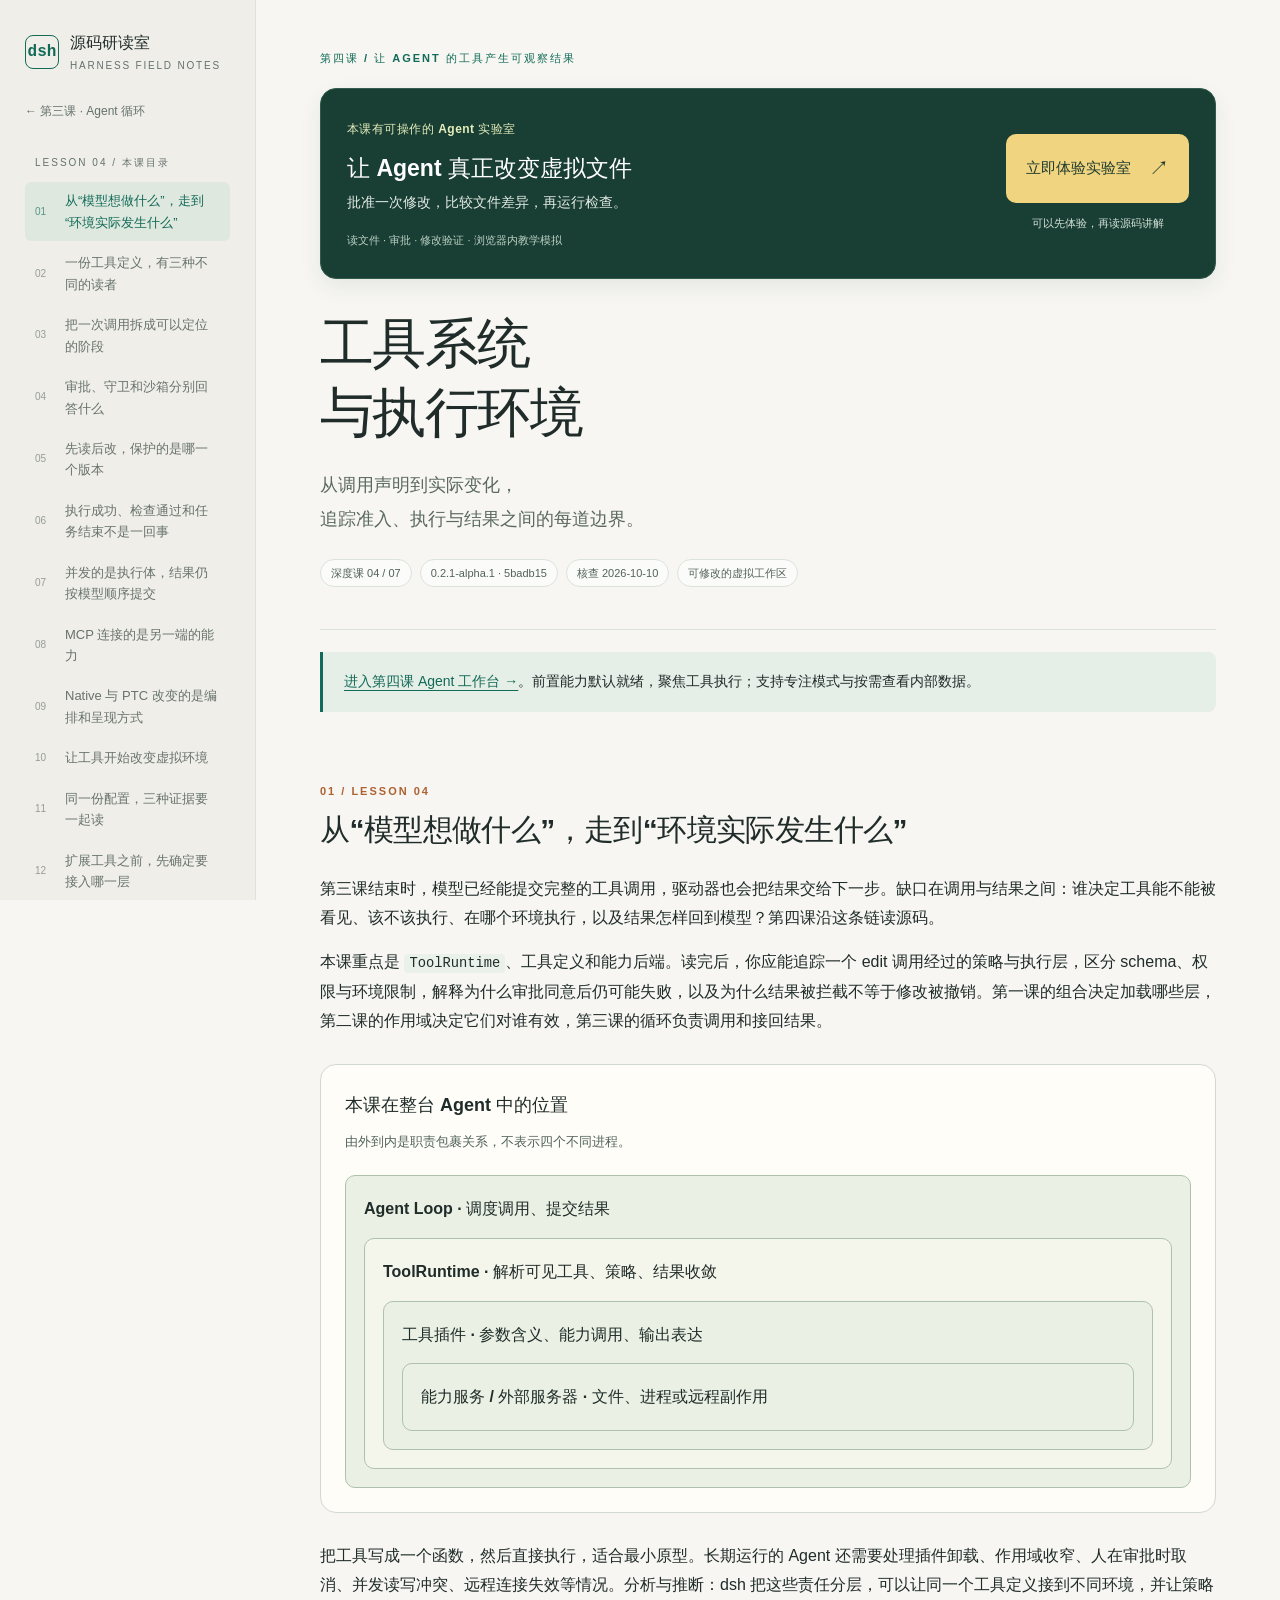
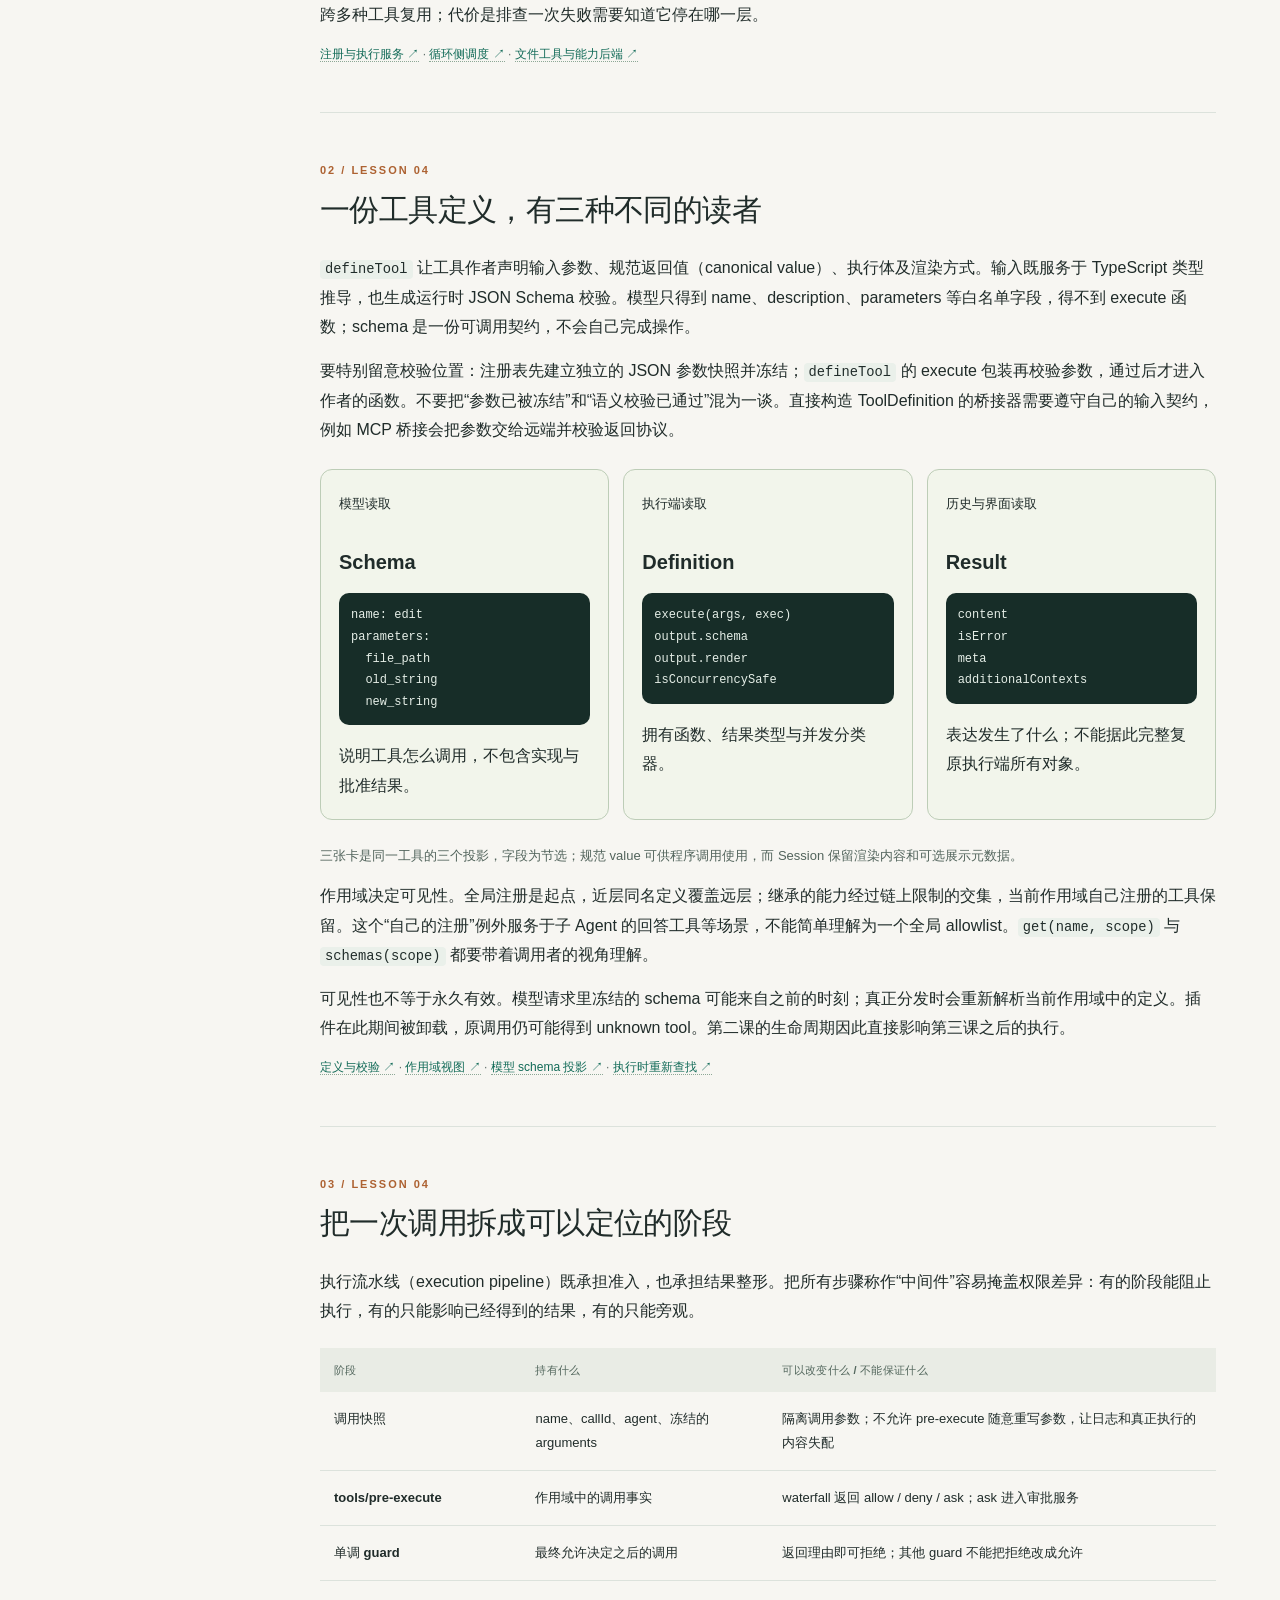
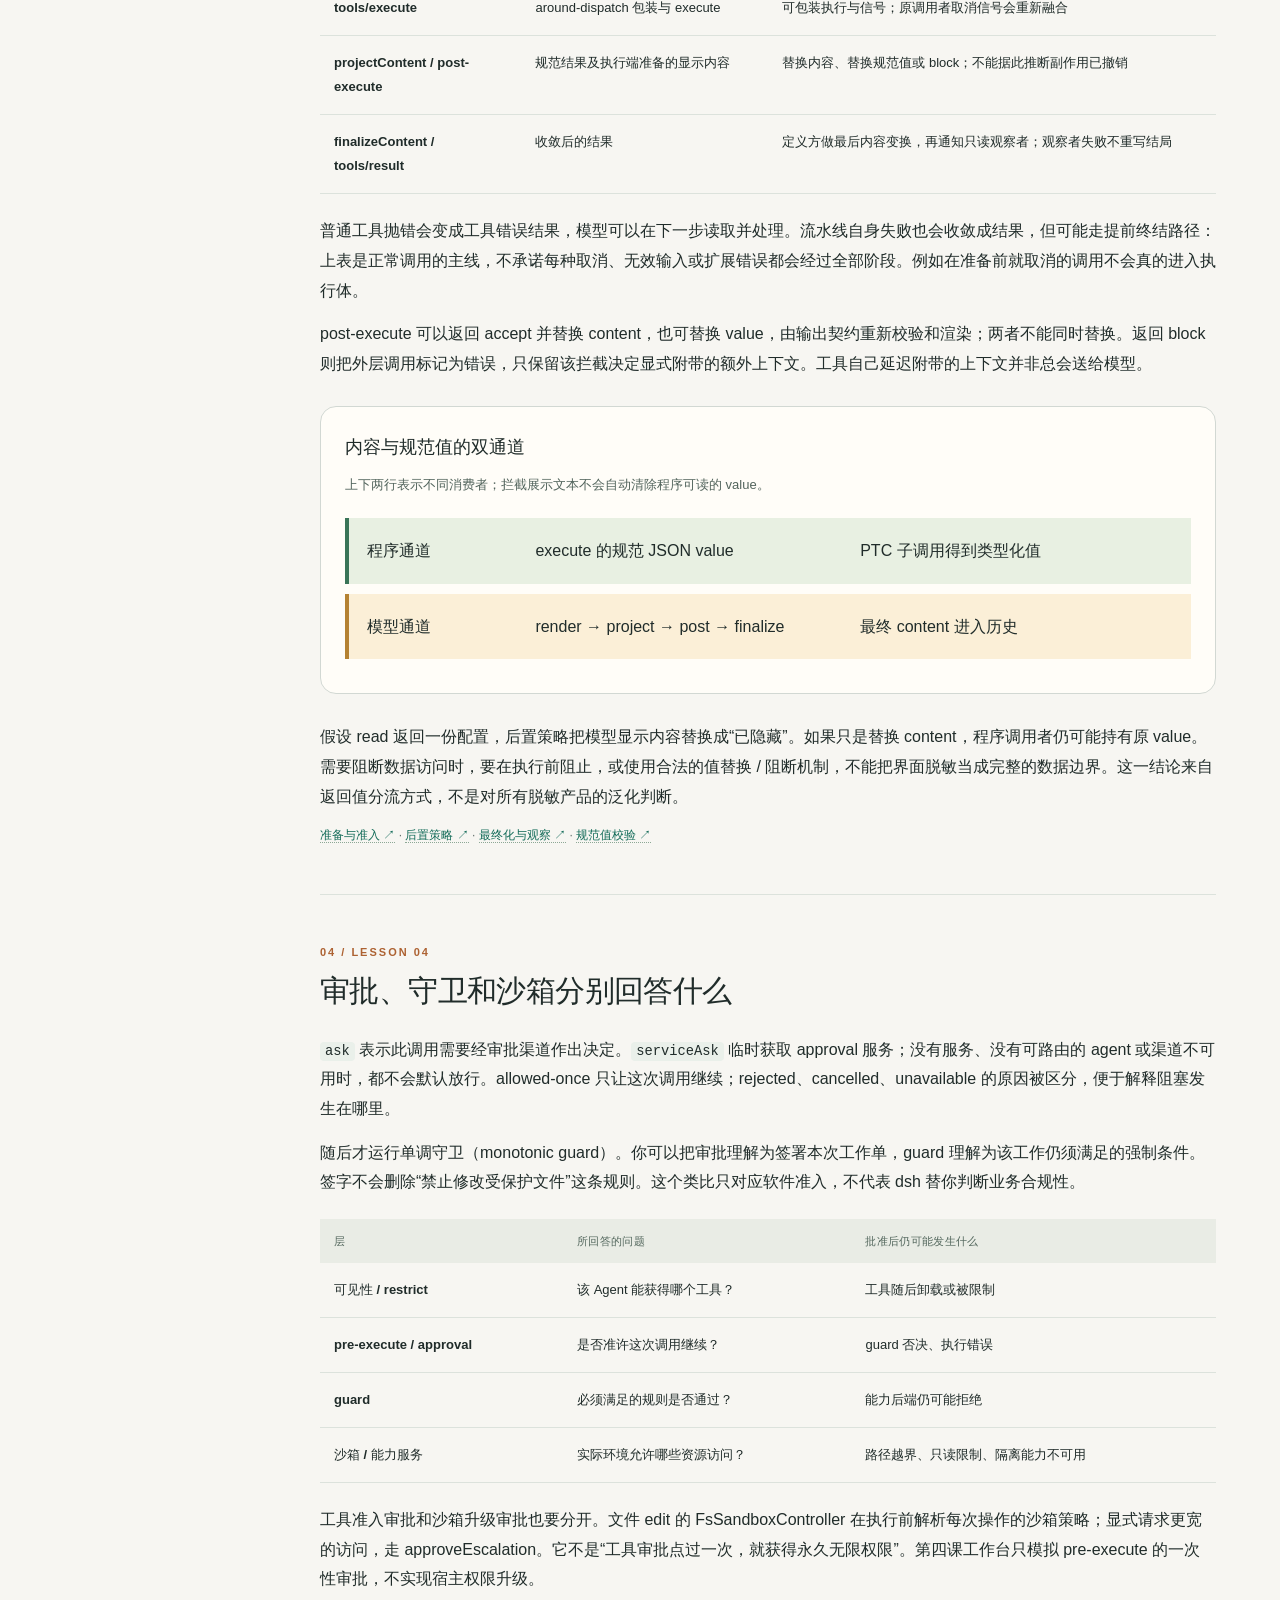
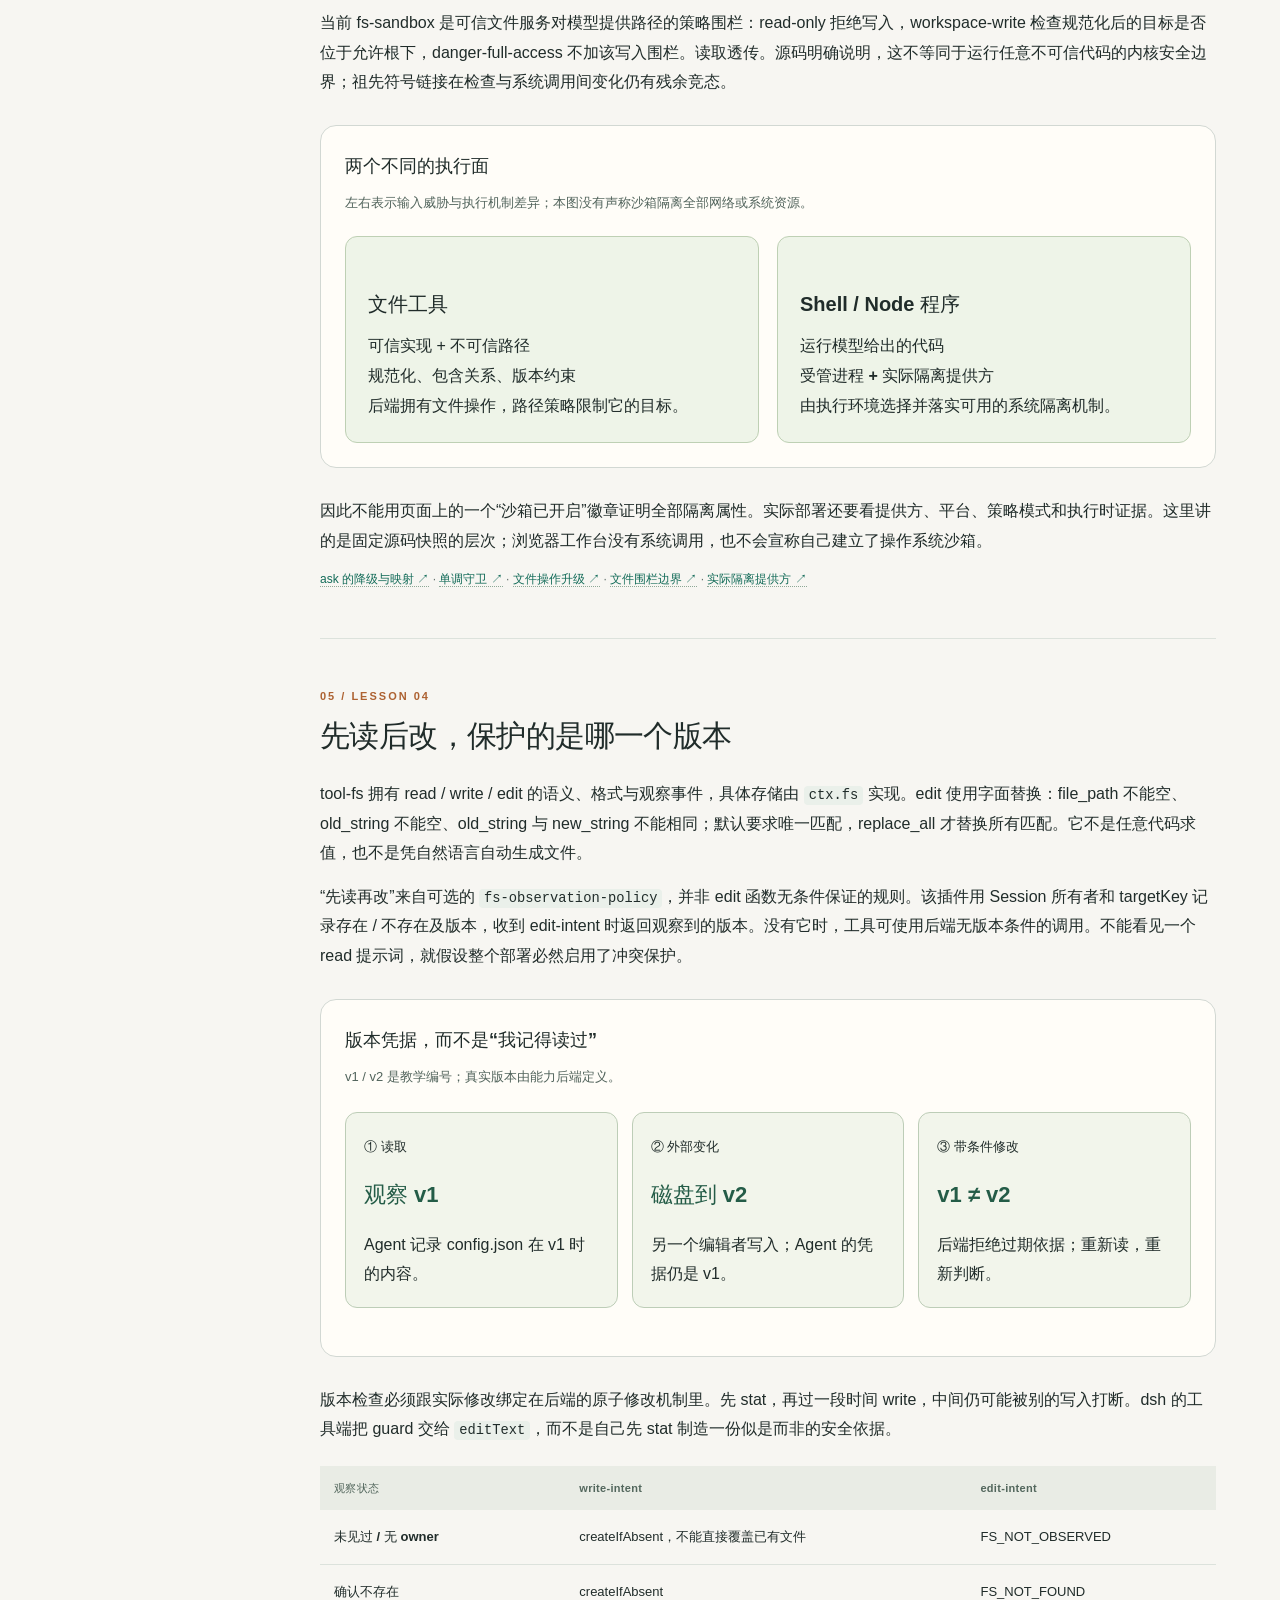
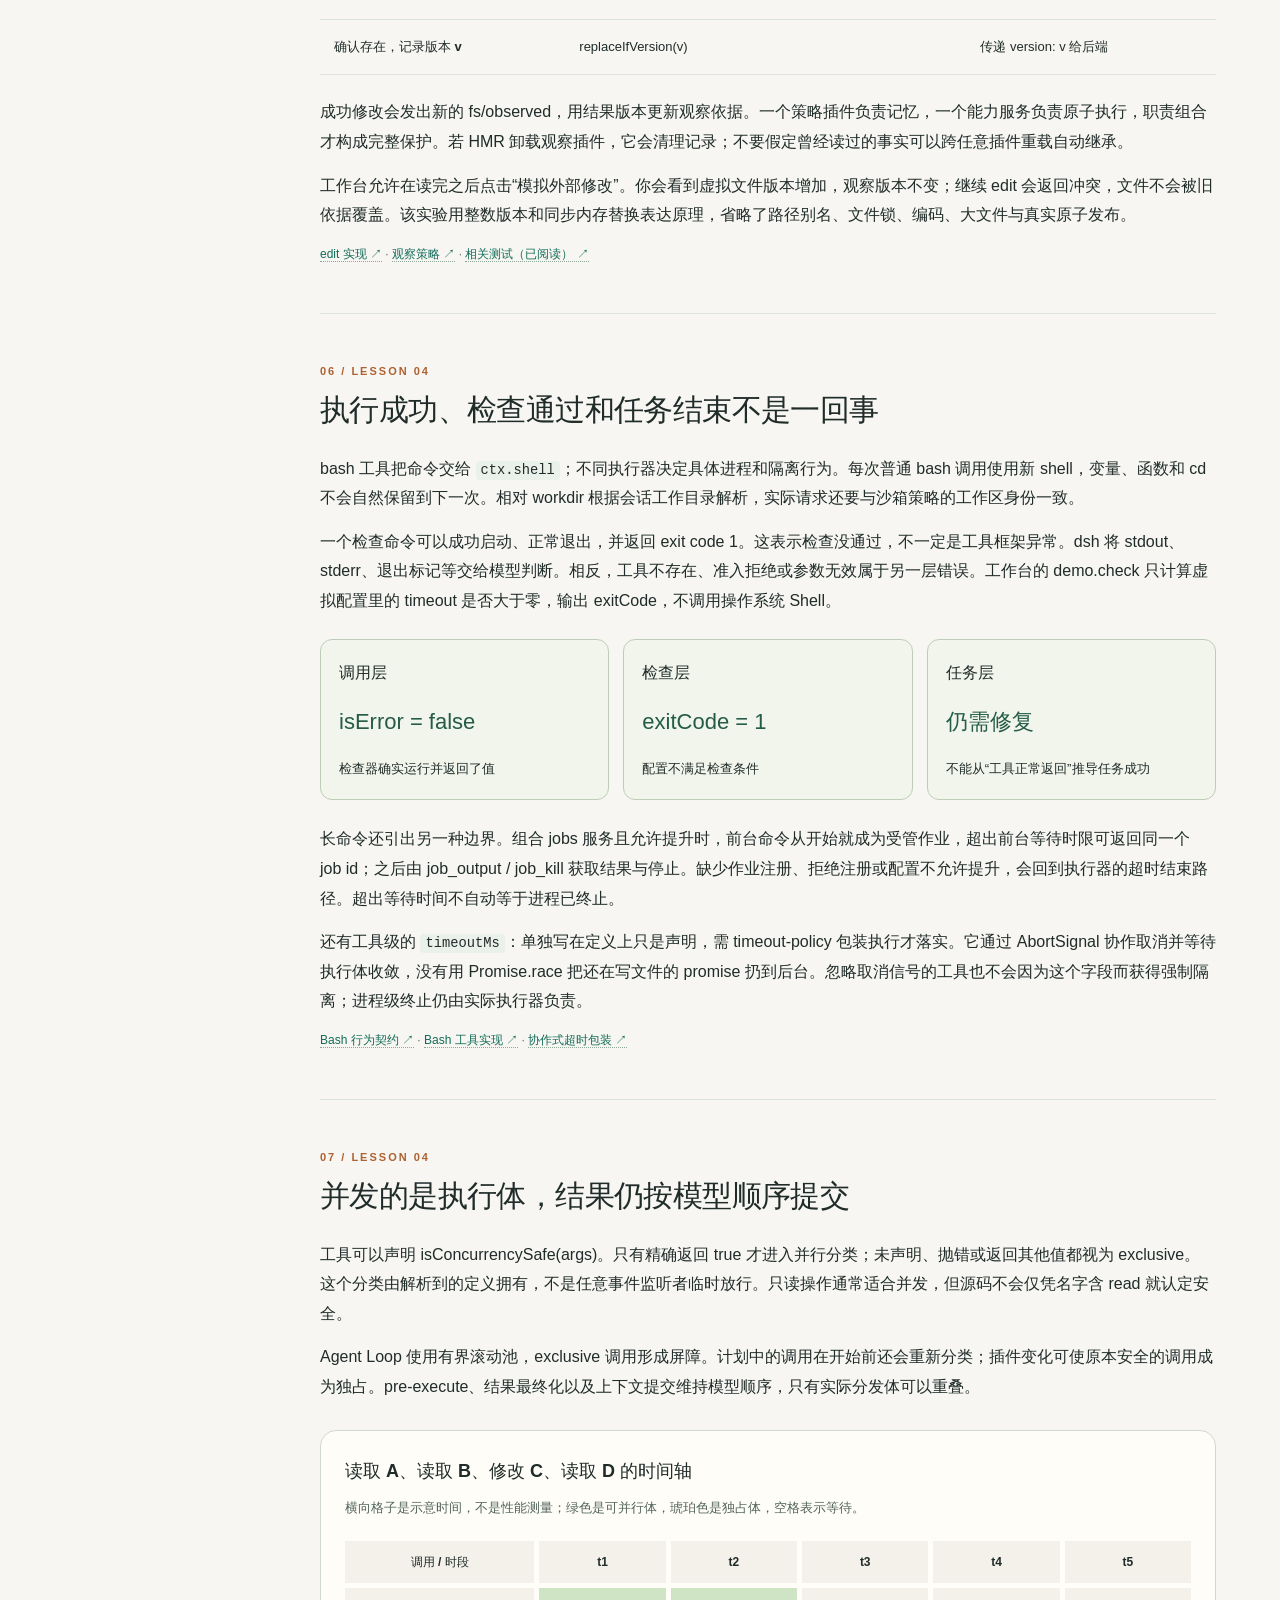
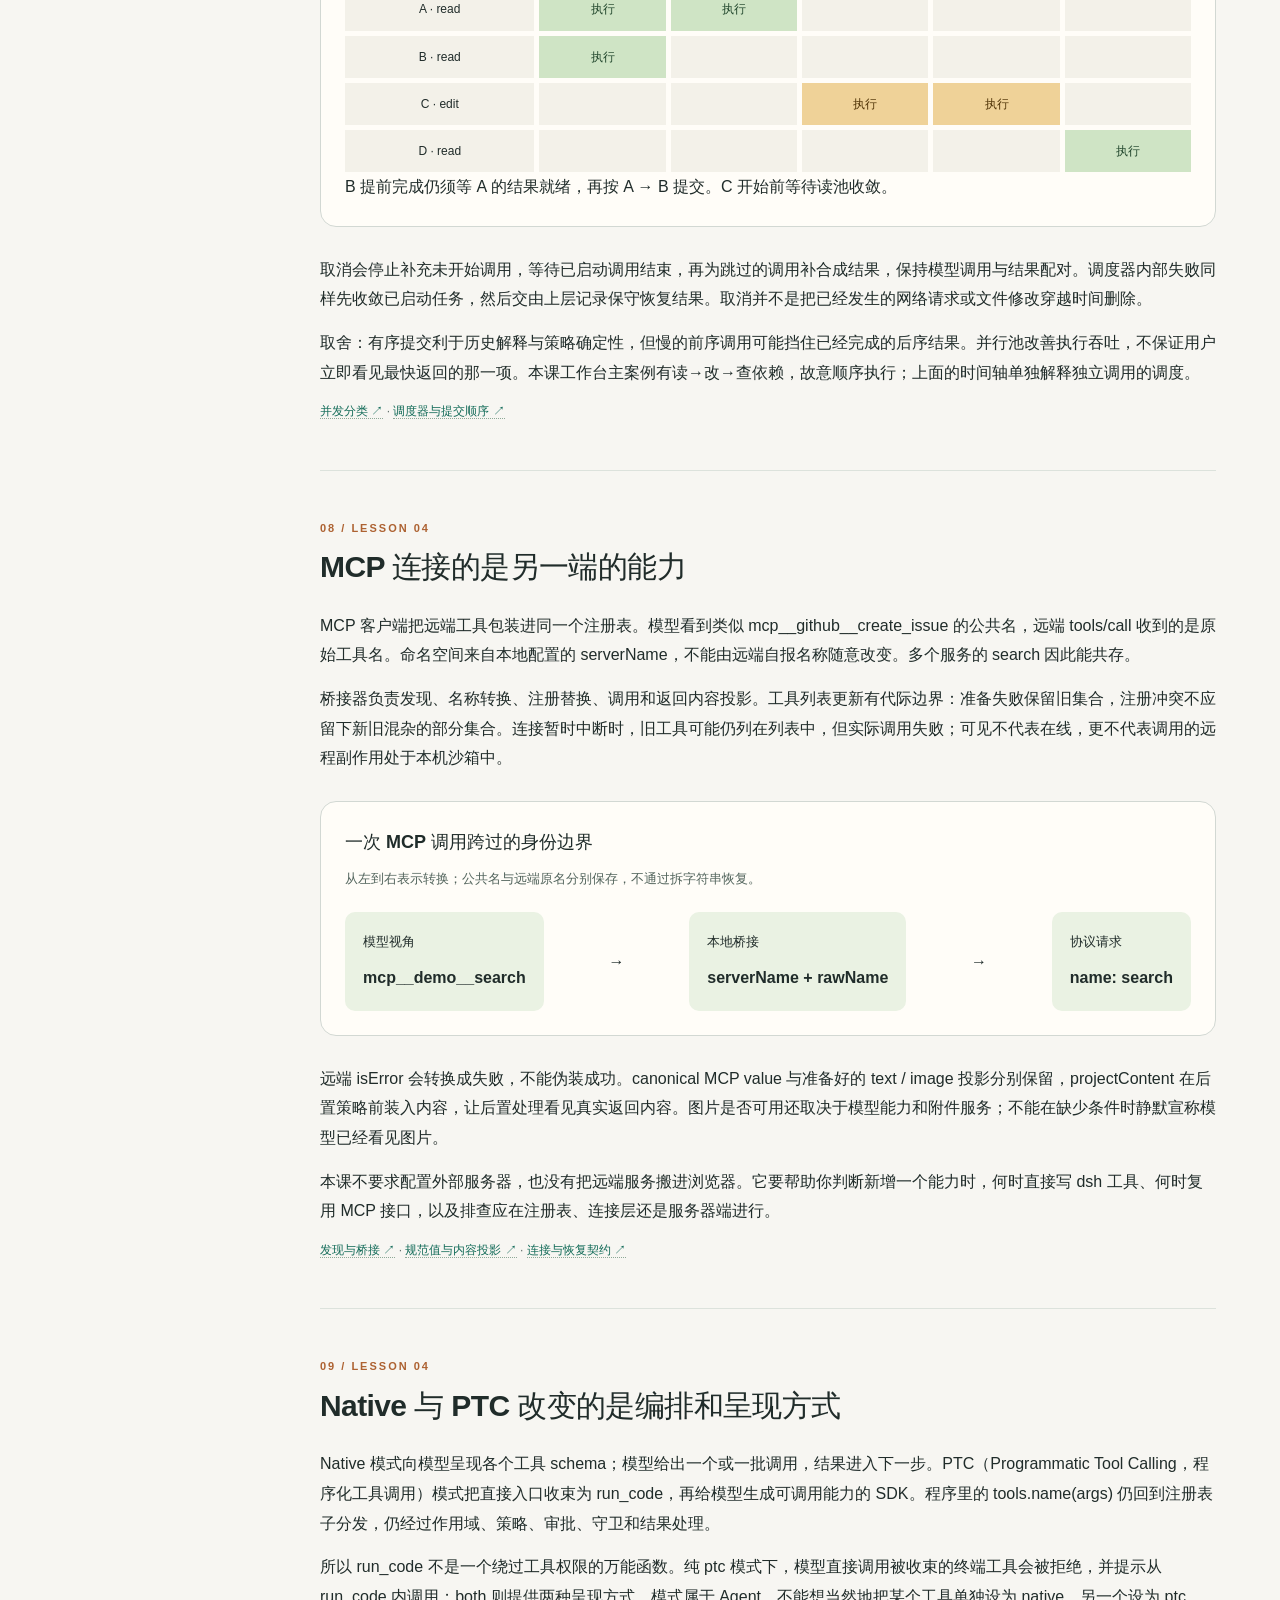
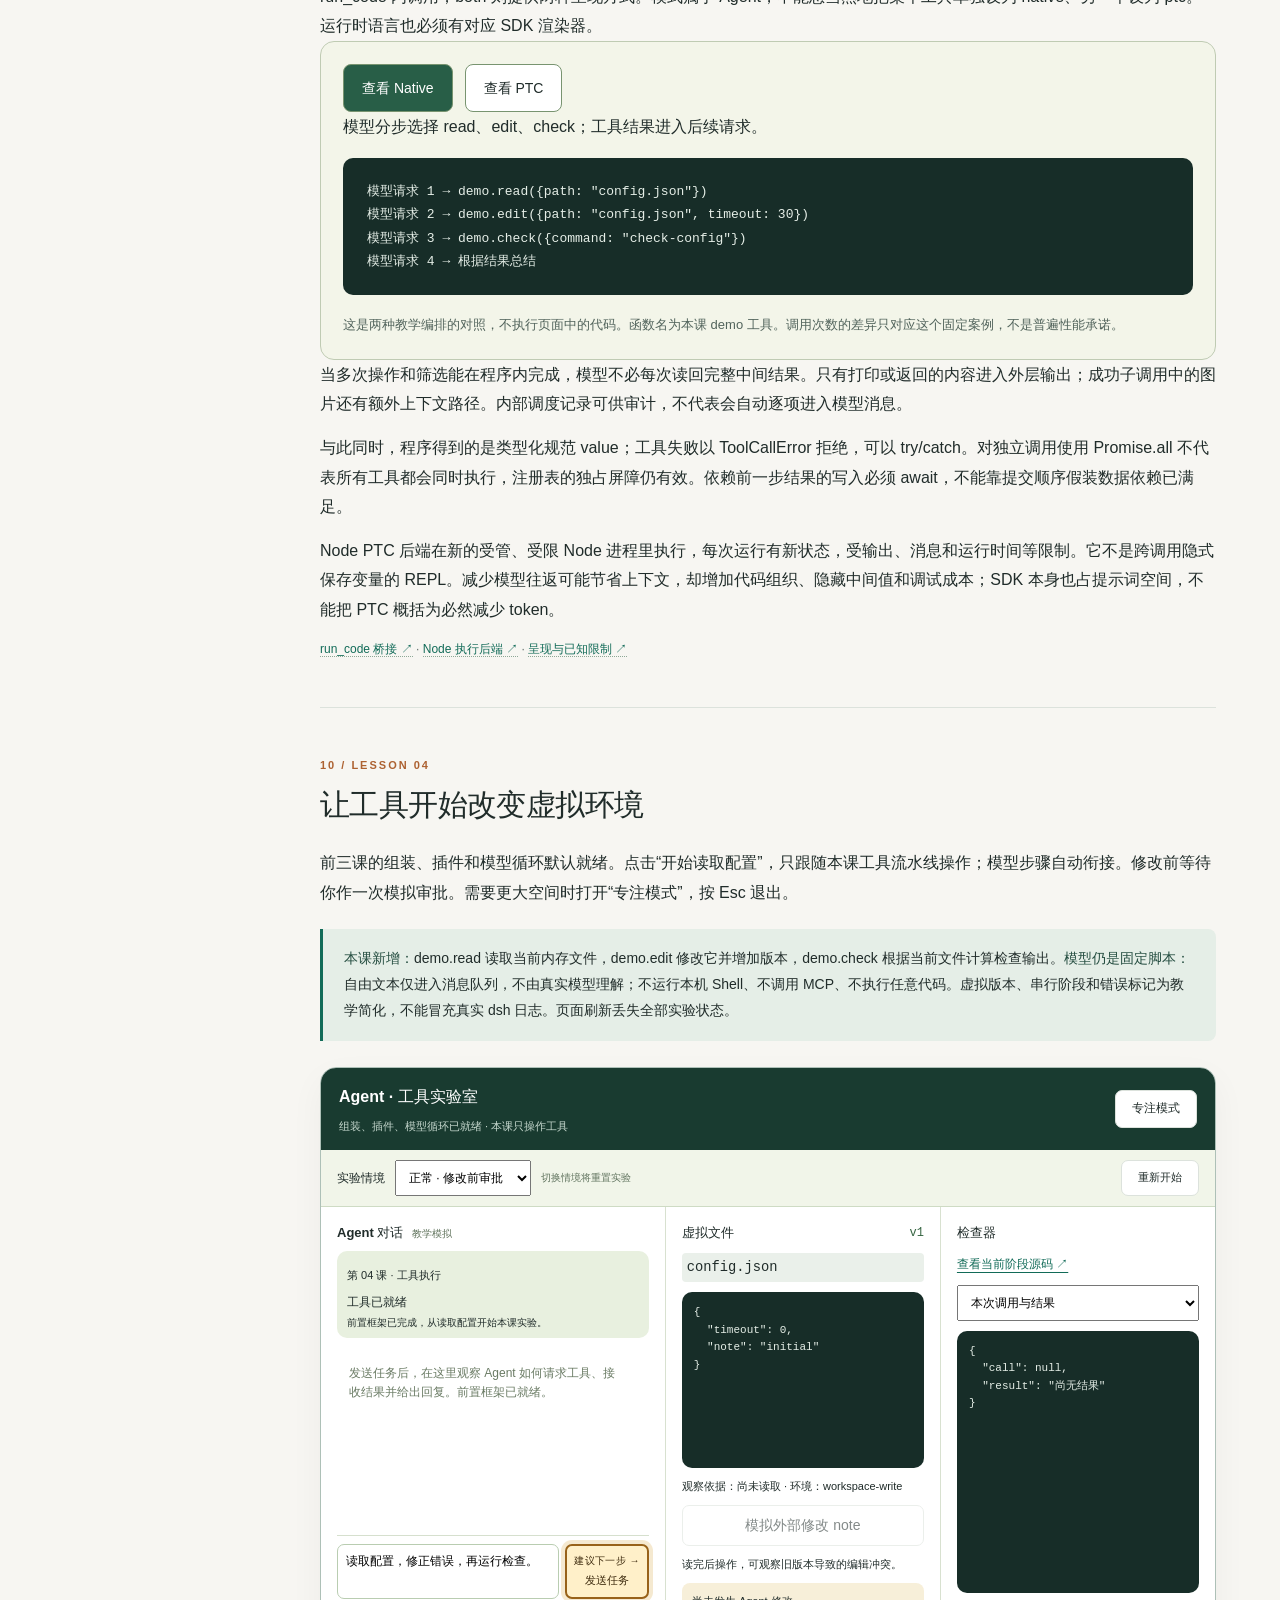
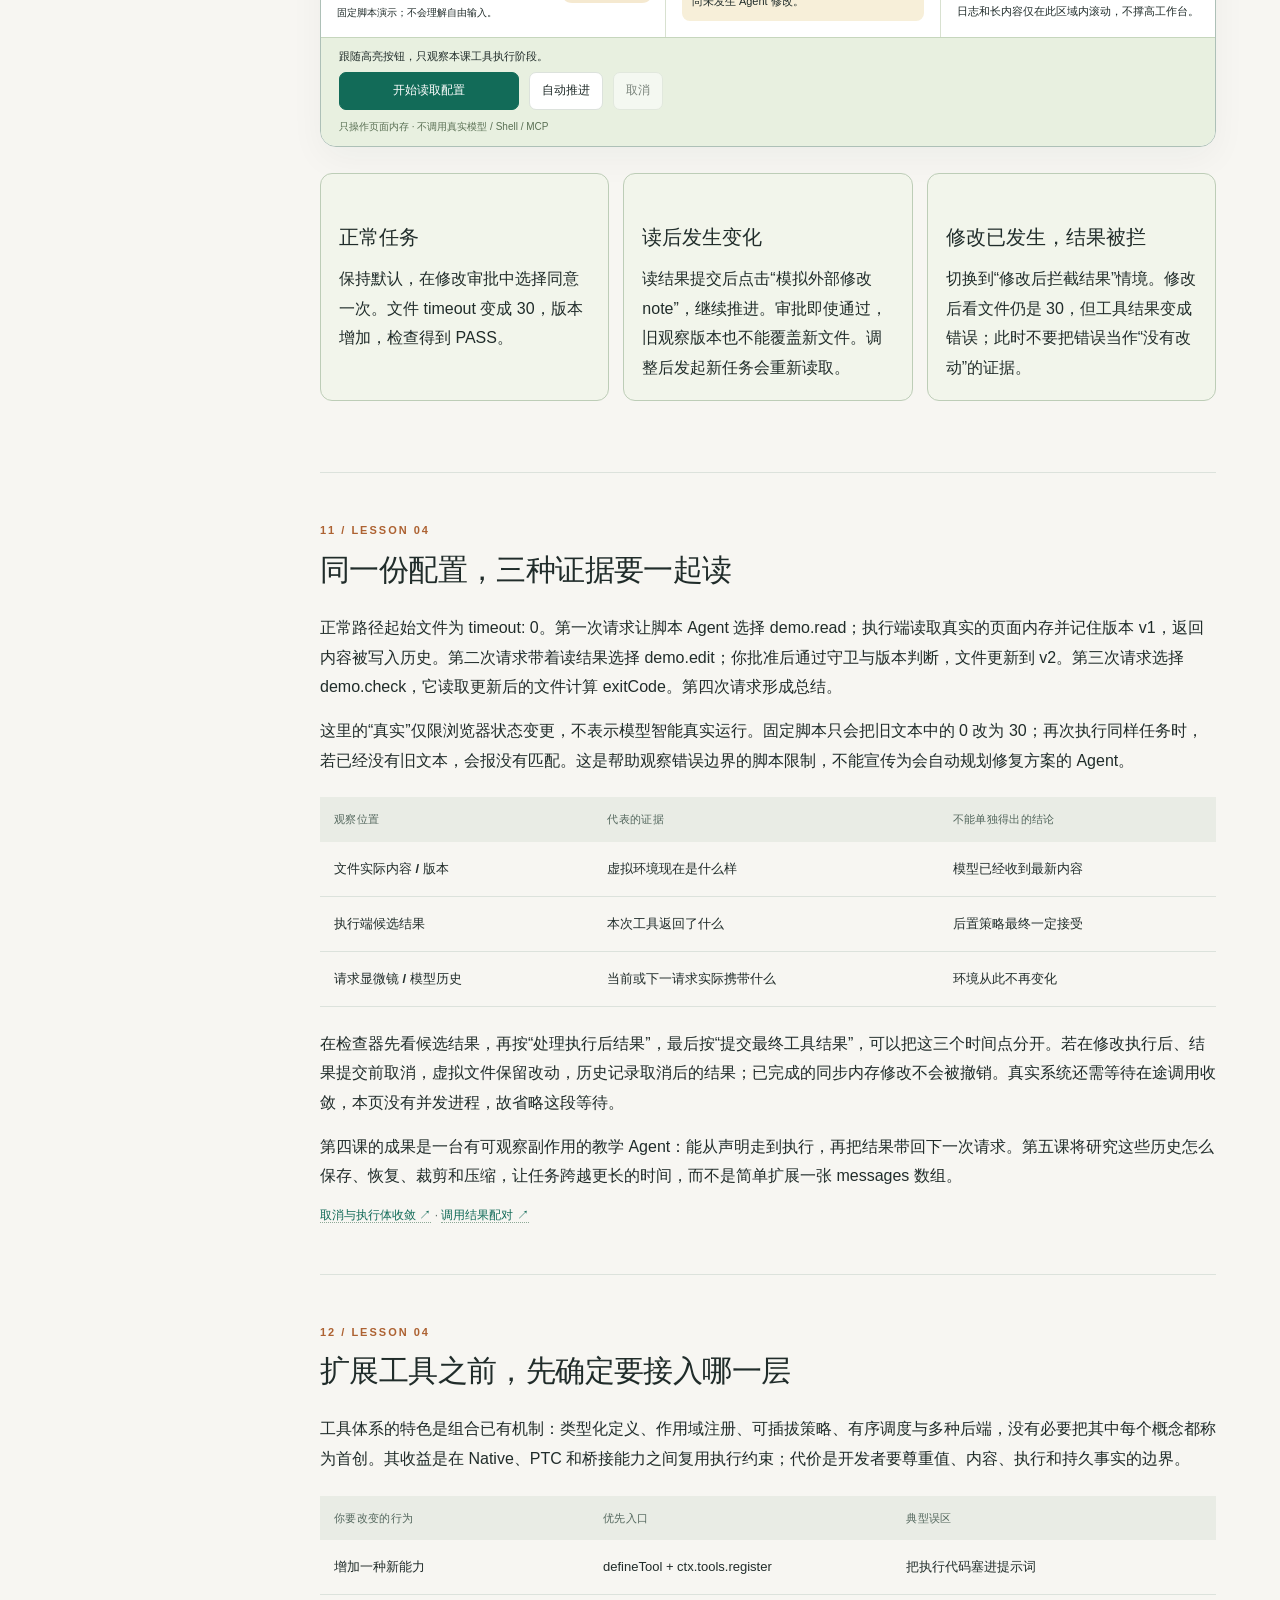
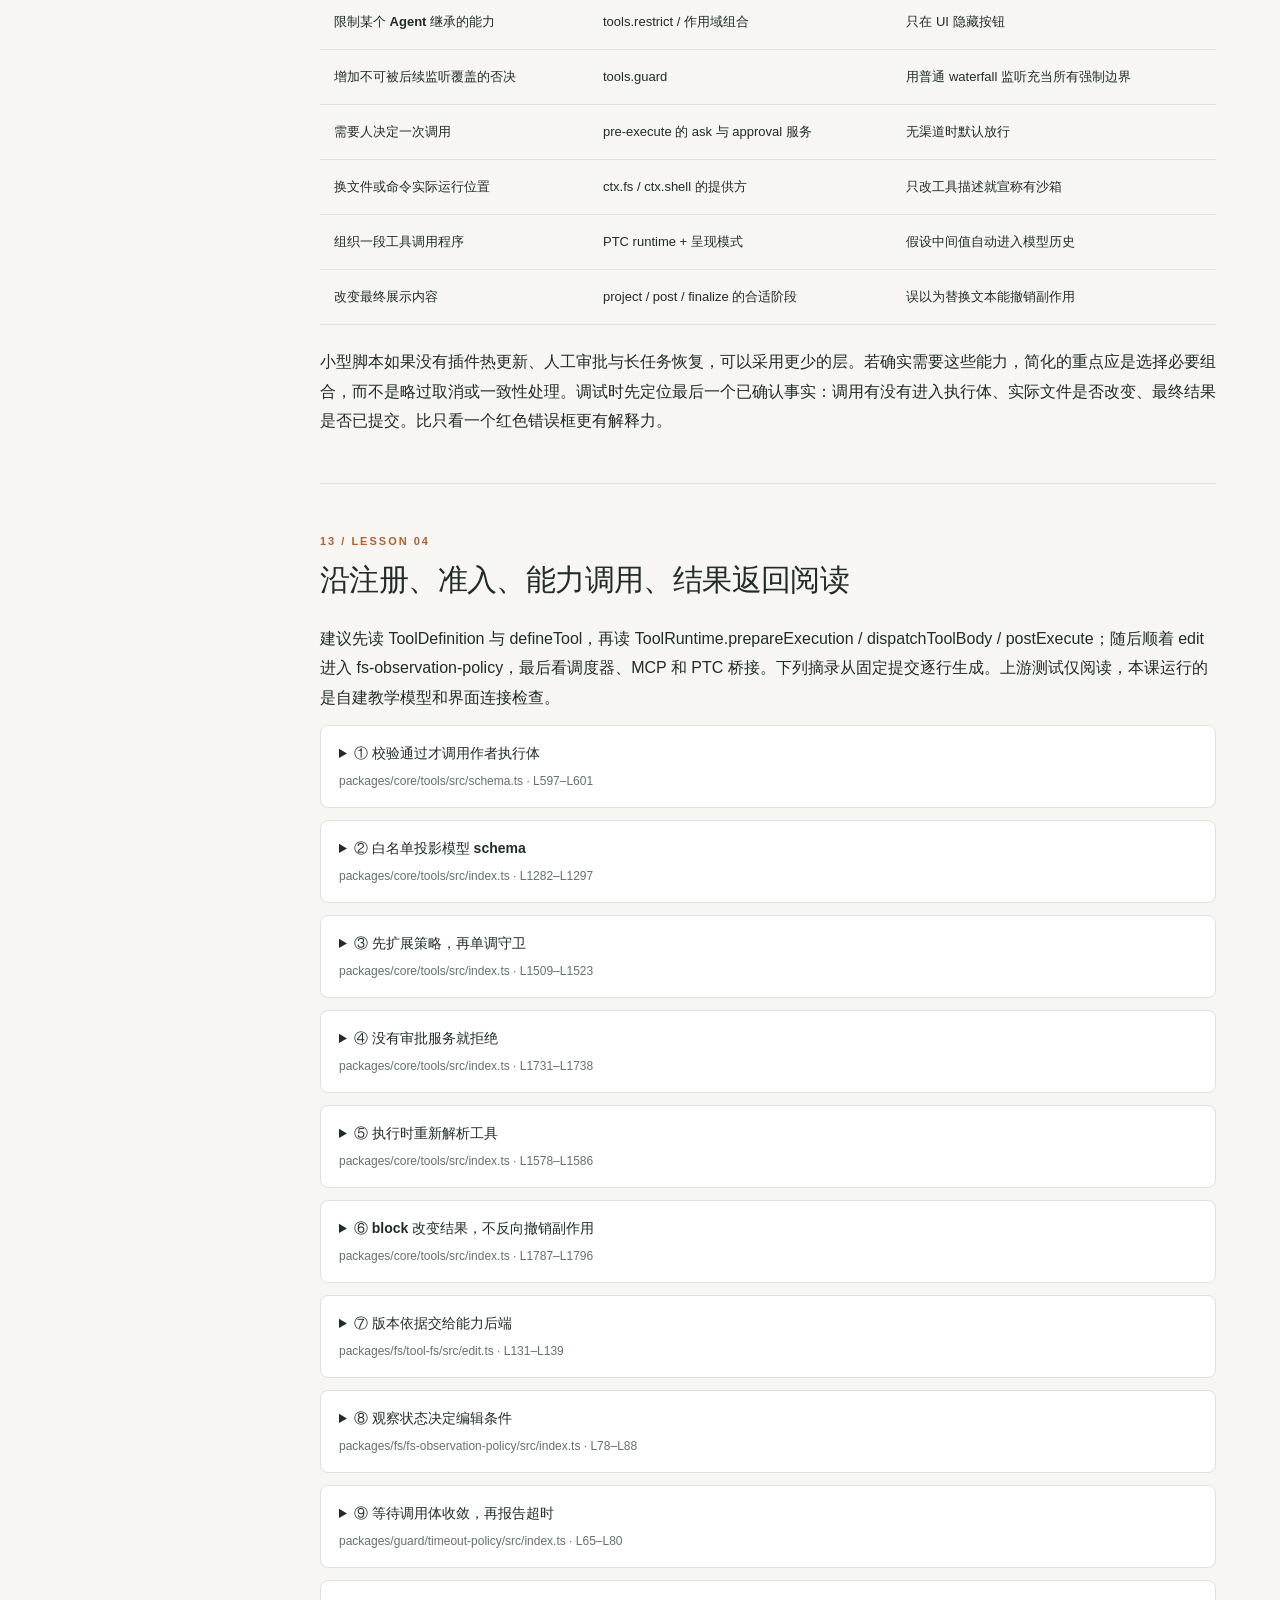
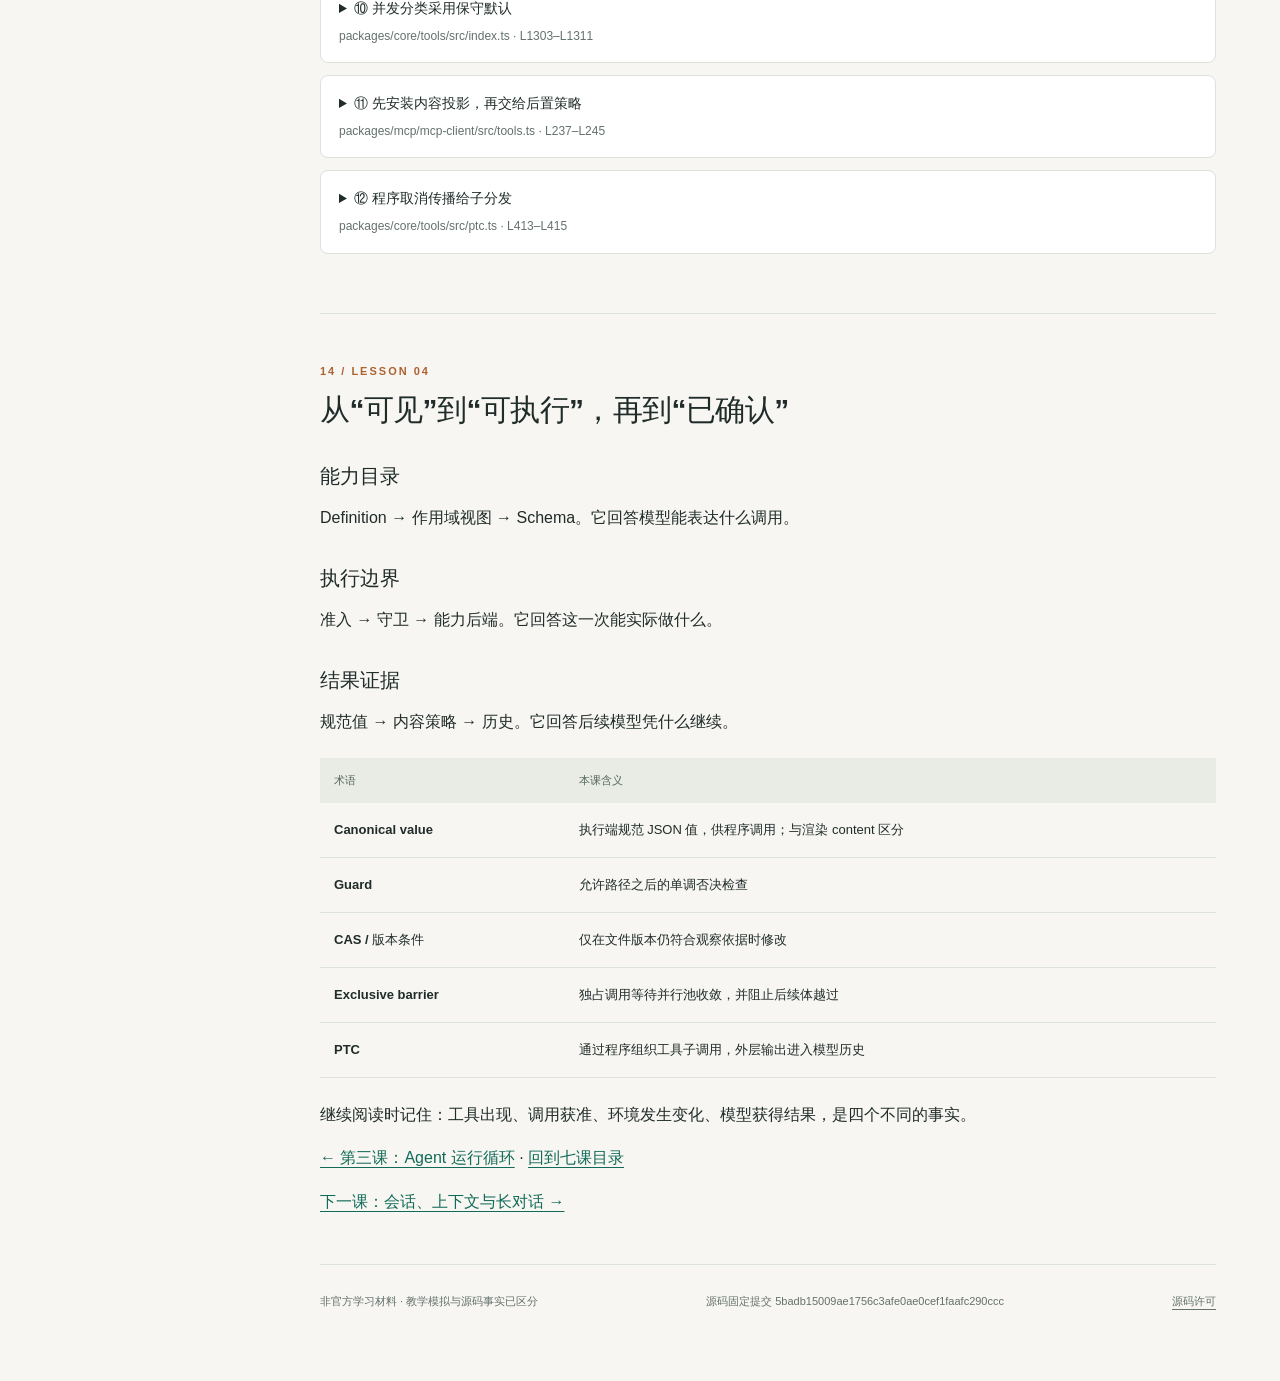
<file: lessons/04/index.html>
<!doctype html><html lang="zh-CN"><head><meta charset="utf-8"><meta name="viewport" content="width=device-width,initial-scale=1"><title>04 · 工具系统与执行环境 — DSH 源码研读室</title><meta name="description" content="源码解析 dsh 工具注册、审批、守卫、文件版本、Shell、沙箱、MCP 与 PTC，并构建可修改虚拟文件的 Agent 工作台。"><link rel="stylesheet" href="../../assets/course.css?v=lesson04-1"><link rel="stylesheet" href="../../assets/workbench01.css?v=lesson04-1"><link rel="stylesheet" href="../../assets/lesson02.css?v=lesson04-1"><link rel="stylesheet" href="../../assets/lesson03.css?v=lesson04-1"><link rel="stylesheet" href="../../assets/lesson04.css?v=chat-1"><script src="sources.js" defer></script><script src="../../assets/workbench01-model.js?v=lesson04-1" defer></script><script src="../../assets/workbench02-model.js?v=lesson04-1" defer></script><script src="../../assets/workbench04-model.js?v=lesson04-1" defer></script><script src="../../assets/lesson04.js?v=chat-1" defer></script><link rel="stylesheet" href="../../assets/lab-entry.css?v=1"></head><body><a class="skip" href="#main">跳到正文</a><aside class="sidebar"><a class="brand" href="../../"><span class="brandmark">dsh</span><span>源码研读室<small>HARNESS FIELD NOTES</small></span></a><a class="back" href="../03/">← 第三课 · Agent 循环</a><div class="nav-label">LESSON 04 / 本课目录</div><nav class="toc"><a href="#position"><b>01</b> 从“模型想做什么”，走到“环境实际发生什么”</a><a href="#definition"><b>02</b> 一份工具定义，有三种不同的读者</a><a href="#pipeline"><b>03</b> 把一次调用拆成可以定位的阶段</a><a href="#approval"><b>04</b> 审批、守卫和沙箱分别回答什么</a><a href="#filesystem"><b>05</b> 先读后改，保护的是哪一个版本</a><a href="#shell"><b>06</b> 执行成功、检查通过和任务结束不是一回事</a><a href="#concurrency"><b>07</b> 并发的是执行体，结果仍按模型顺序提交</a><a href="#mcp"><b>08</b> MCP 连接的是另一端的能力</a><a href="#ptc"><b>09</b> Native 与 PTC 改变的是编排和呈现方式</a><a href="#workbench"><b>10</b> 让工具开始改变虚拟环境</a><a href="#case"><b>11</b> 同一份配置，三种证据要一起读</a><a href="#tradeoffs"><b>12</b> 扩展工具之前，先确定要接入哪一层</a><a href="#sources"><b>13</b> 沿注册、准入、能力调用、结果返回阅读</a><a href="#recap"><b>14</b> 从“可见”到“可执行”，再到“已确认”</a></nav><div class="sidebar-foot"><progress id="reading-progress" max="100" value="0" aria-label="阅读位置"></progress><span id="reading-percent">阅读位置 0%</span><br>0.2.1-alpha.1 · 5badb15</div></aside><div class="mobile-header"><a href="../../">dsh / 源码研读室</a><select id="mobile-nav" aria-label="章节导航"><option value="">本课目录</option><option value="position">从“模型想做什么”，走到“环境实际发生什么”</option><option value="definition">一份工具定义，有三种不同的读者</option><option value="pipeline">把一次调用拆成可以定位的阶段</option><option value="approval">审批、守卫和沙箱分别回答什么</option><option value="filesystem">先读后改，保护的是哪一个版本</option><option value="shell">执行成功、检查通过和任务结束不是一回事</option><option value="concurrency">并发的是执行体，结果仍按模型顺序提交</option><option value="mcp">MCP 连接的是另一端的能力</option><option value="ptc">Native 与 PTC 改变的是编排和呈现方式</option><option value="workbench">让工具开始改变虚拟环境</option><option value="case">同一份配置，三种证据要一起读</option><option value="tradeoffs">扩展工具之前，先确定要接入哪一层</option><option value="sources">沿注册、准入、能力调用、结果返回阅读</option><option value="recap">从“可见”到“可执行”，再到“已确认”</option></select></div><main class="main" id="main"><header class="hero"><div class="eyebrow">第四课 / 让 Agent 的工具产生可观察结果</div><aside class="lab-entry" aria-label="本课交互实验室"><div class="lab-entry-copy"><span class="lab-entry-badge">本课有可操作的 Agent 实验室</span><h2>让 Agent 真正改变虚拟文件</h2><p>批准一次修改，比较文件差异，再运行检查。</p><small>读文件 · 审批 · 修改验证 · 浏览器内教学模拟</small></div><div class="lab-entry-action"><a class="lab-entry-button" href="#workbench">立即体验实验室 <span aria-hidden="true">↗</span></a><span>可以先体验，再读源码讲解</span></div></aside><h1>工具系统<br>与执行环境</h1><p class="lead">从调用声明到实际变化，<br>追踪准入、执行与结果之间的每道边界。</p><div class="meta"><span class="pill">深度课 04 / 07</span><span class="pill">0.2.1-alpha.1 · 5badb15</span><span class="pill">核查 2026-10-10</span><span class="pill">可修改的虚拟工作区</span></div></header><div class="note"><a href="#workbench">进入第四课 Agent 工作台 →</a>。前置能力默认就绪，聚焦工具执行；支持专注模式与按需查看内部数据。</div><section class="lesson-section" id="position"><div class="section-no">01 / LESSON 04</div><h2>从“模型想做什么”，走到“环境实际发生什么”</h2><p>第三课结束时，模型已经能提交完整的工具调用，驱动器也会把结果交给下一步。缺口在调用与结果之间：谁决定工具能不能被看见、该不该执行、在哪个环境执行，以及结果怎样回到模型？第四课沿这条链读源码。</p><p>本课重点是 <code>ToolRuntime</code>、工具定义和能力后端。读完后，你应能追踪一个 edit 调用经过的策略与执行层，区分 schema、权限与环境限制，解释为什么审批同意后仍可能失败，以及为什么结果被拦截不等于修改被撤销。第一课的组合决定加载哪些层，第二课的作用域决定它们对谁有效，第三课的循环负责调用和接回结果。</p><figure class="visual-figure"><figcaption><strong>本课在整台 Agent 中的位置</strong><span>由外到内是职责包裹关系，不表示四个不同进程。</span></figcaption><div class="tool-onion"><div>Agent Loop · 调度调用、提交结果<div>ToolRuntime · 解析可见工具、策略、结果收敛<div>工具插件 · 参数含义、能力调用、输出表达<div>能力服务 / 外部服务器 · 文件、进程或远程副作用</div></div></div></div></div></figure><p>把工具写成一个函数，然后直接执行，适合最小原型。长期运行的 Agent 还需要处理插件卸载、作用域收窄、人在审批时取消、并发读写冲突、远程连接失效等情况。<strong>分析与推断：</strong>dsh 把这些责任分层，可以让同一个工具定义接到不同环境，并让策略跨多种工具复用；代价是排查一次失败需要知道它停在哪一层。</p><p class="evidence"><a data-ref="tool-runtime" href="https://github.com/deepseek-ai/deepseek-harness/blob/5badb15009ae1756c3afe0ae0cef1faafc290ccc/packages/core/tools/src/index.ts#L807" target="_blank" rel="noopener">注册与执行服务 ↗</a> · <a data-ref="tool-dispatch" href="https://github.com/deepseek-ai/deepseek-harness/blob/5badb15009ae1756c3afe0ae0cef1faafc290ccc/packages/core/agent-loop/src/tool-calls.ts#L60" target="_blank" rel="noopener">循环侧调度 ↗</a> · <a data-ref="fs-entry" href="https://github.com/deepseek-ai/deepseek-harness/blob/5badb15009ae1756c3afe0ae0cef1faafc290ccc/packages/fs/tool-fs/src/index.ts#L54" target="_blank" rel="noopener">文件工具与能力后端 ↗</a></p></section>
<section class="lesson-section" id="definition"><div class="section-no">02 / LESSON 04</div><h2>一份工具定义，有三种不同的读者</h2><p><code>defineTool</code> 让工具作者声明输入参数、规范返回值（canonical value）、执行体及渲染方式。输入既服务于 TypeScript 类型推导，也生成运行时 JSON Schema 校验。模型只得到 name、description、parameters 等白名单字段，得不到 execute 函数；schema 是一份可调用契约，不会自己完成操作。</p><p>要特别留意校验位置：注册表先建立独立的 JSON 参数快照并冻结；<code>defineTool</code> 的 execute 包装再校验参数，通过后才进入作者的函数。不要把“参数已被冻结”和“语义校验已通过”混为一谈。直接构造 ToolDefinition 的桥接器需要遵守自己的输入契约，例如 MCP 桥接会把参数交给远端并校验返回协议。</p><div class="three-contracts"><article><small>模型读取</small><h3>Schema</h3><pre>name: edit
parameters:
  file_path
  old_string
  new_string</pre><p>说明工具怎么调用，不包含实现与批准结果。</p></article><article><small>执行端读取</small><h3>Definition</h3><pre>execute(args, exec)
output.schema
output.render
isConcurrencySafe</pre><p>拥有函数、结果类型与并发分类器。</p></article><article><small>历史与界面读取</small><h3>Result</h3><pre>content
isError
meta
additionalContexts</pre><p>表达发生了什么；不能据此完整复原执行端所有对象。</p></article></div><p class="visual-note">三张卡是同一工具的三个投影，字段为节选；规范 value 可供程序调用使用，而 Session 保留渲染内容和可选展示元数据。</p><p><strong>作用域决定可见性。</strong>全局注册是起点，近层同名定义覆盖远层；继承的能力经过链上限制的交集，当前作用域自己注册的工具保留。这个“自己的注册”例外服务于子 Agent 的回答工具等场景，不能简单理解为一个全局 allowlist。<code>get(name, scope)</code> 与 <code>schemas(scope)</code> 都要带着调用者的视角理解。</p><p>可见性也不等于永久有效。模型请求里冻结的 schema 可能来自之前的时刻；真正分发时会重新解析当前作用域中的定义。插件在此期间被卸载，原调用仍可能得到 unknown tool。第二课的生命周期因此直接影响第三课之后的执行。</p><p class="evidence"><a data-ref="define-tool" href="https://github.com/deepseek-ai/deepseek-harness/blob/5badb15009ae1756c3afe0ae0cef1faafc290ccc/packages/core/tools/src/schema.ts#L554" target="_blank" rel="noopener">定义与校验 ↗</a> · <a data-ref="tool-view" href="https://github.com/deepseek-ai/deepseek-harness/blob/5badb15009ae1756c3afe0ae0cef1faafc290ccc/packages/core/tools/src/index.ts#L1178" target="_blank" rel="noopener">作用域视图 ↗</a> · <a data-ref="tool-schema" href="https://github.com/deepseek-ai/deepseek-harness/blob/5badb15009ae1756c3afe0ae0cef1faafc290ccc/packages/core/tools/src/index.ts#L1282" target="_blank" rel="noopener">模型 schema 投影 ↗</a> · <a data-ref="tool-body" href="https://github.com/deepseek-ai/deepseek-harness/blob/5badb15009ae1756c3afe0ae0cef1faafc290ccc/packages/core/tools/src/index.ts#L1564" target="_blank" rel="noopener">执行时重新查找 ↗</a></p></section>
<section class="lesson-section" id="pipeline"><div class="section-no">03 / LESSON 04</div><h2>把一次调用拆成可以定位的阶段</h2><p>执行流水线（execution pipeline）既承担准入，也承担结果整形。把所有步骤称作“中间件”容易掩盖权限差异：有的阶段能阻止执行，有的只能影响已经得到的结果，有的只能旁观。</p><div class="table-wrap"><table><thead><tr><th>阶段</th><th>持有什么</th><th>可以改变什么 / 不能保证什么</th></tr></thead><tbody><tr><td>调用快照</td><td>name、callId、agent、冻结的 arguments</td><td>隔离调用参数；不允许 pre-execute 随意重写参数，让日志和真正执行的内容失配</td></tr><tr><td>tools/pre-execute</td><td>作用域中的调用事实</td><td>waterfall 返回 allow / deny / ask；ask 进入审批服务</td></tr><tr><td>单调 guard</td><td>最终允许决定之后的调用</td><td>返回理由即可拒绝；其他 guard 不能把拒绝改成允许</td></tr><tr><td>tools/execute</td><td> around-dispatch 包装与 execute</td><td>可包装执行与信号；原调用者取消信号会重新融合</td></tr><tr><td>projectContent / post-execute</td><td>规范结果及执行端准备的显示内容</td><td>替换内容、替换规范值或 block；不能据此推断副作用已撤销</td></tr><tr><td>finalizeContent / tools/result</td><td>收敛后的结果</td><td>定义方做最后内容变换，再通知只读观察者；观察者失败不重写结局</td></tr></tbody></table></div><p>普通工具抛错会变成工具错误结果，模型可以在下一步读取并处理。流水线自身失败也会收敛成结果，但可能走提前终结路径：<strong>上表是正常调用的主线，不承诺每种取消、无效输入或扩展错误都会经过全部阶段。</strong>例如在准备前就取消的调用不会真的进入执行体。</p><p>post-execute 可以返回 accept 并替换 content，也可替换 value，由输出契约重新校验和渲染；两者不能同时替换。返回 block 则把外层调用标记为错误，只保留该拦截决定显式附带的额外上下文。工具自己延迟附带的上下文并非总会送给模型。</p><figure class="visual-figure"><figcaption><strong>内容与规范值的双通道</strong><span>上下两行表示不同消费者；拦截展示文本不会自动清除程序可读的 value。</span></figcaption><div class="dual-channel"><div><b>程序通道</b><span>execute 的规范 JSON value</span><span>PTC 子调用得到类型化值</span></div><div><b>模型通道</b><span>render → project → post → finalize</span><span>最终 content 进入历史</span></div></div></figure><p>假设 read 返回一份配置，后置策略把模型显示内容替换成“已隐藏”。如果只是替换 content，程序调用者仍可能持有原 value。需要阻断数据访问时，要在执行前阻止，或使用合法的值替换 / 阻断机制，不能把界面脱敏当成完整的数据边界。这一结论来自返回值分流方式，不是对所有脱敏产品的泛化判断。</p><p class="evidence"><a data-ref="tool-prepare" href="https://github.com/deepseek-ai/deepseek-harness/blob/5badb15009ae1756c3afe0ae0cef1faafc290ccc/packages/core/tools/src/index.ts#L1493" target="_blank" rel="noopener">准备与准入 ↗</a> · <a data-ref="tool-post" href="https://github.com/deepseek-ai/deepseek-harness/blob/5badb15009ae1756c3afe0ae0cef1faafc290ccc/packages/core/tools/src/index.ts#L1781" target="_blank" rel="noopener">后置策略 ↗</a> · <a data-ref="tool-finish" href="https://github.com/deepseek-ai/deepseek-harness/blob/5badb15009ae1756c3afe0ae0cef1faafc290ccc/packages/core/tools/src/index.ts#L1669" target="_blank" rel="noopener">最终化与观察 ↗</a> · <a data-ref="tool-value" href="https://github.com/deepseek-ai/deepseek-harness/blob/5badb15009ae1756c3afe0ae0cef1faafc290ccc/packages/core/tools/src/index.ts#L1832" target="_blank" rel="noopener">规范值校验 ↗</a></p></section>
<section class="lesson-section" id="approval"><div class="section-no">04 / LESSON 04</div><h2>审批、守卫和沙箱分别回答什么</h2><p><code>ask</code> 表示此调用需要经审批渠道作出决定。<code>serviceAsk</code> 临时获取 approval 服务；没有服务、没有可路由的 agent 或渠道不可用时，都不会默认放行。allowed-once 只让这次调用继续；rejected、cancelled、unavailable 的原因被区分，便于解释阻塞发生在哪里。</p><p>随后才运行单调守卫（monotonic guard）。你可以把审批理解为签署本次工作单，guard 理解为该工作仍须满足的强制条件。签字不会删除“禁止修改受保护文件”这条规则。这个类比只对应软件准入，不代表 dsh 替你判断业务合规性。</p><div class="table-wrap"><table><thead><tr><th>层</th><th>所回答的问题</th><th>批准后仍可能发生什么</th></tr></thead><tbody><tr><td>可见性 / restrict</td><td>该 Agent 能获得哪个工具？</td><td>工具随后卸载或被限制</td></tr><tr><td>pre-execute / approval</td><td>是否准许这次调用继续？</td><td>guard 否决、执行错误</td></tr><tr><td>guard</td><td>必须满足的规则是否通过？</td><td>能力后端仍可能拒绝</td></tr><tr><td>沙箱 / 能力服务</td><td>实际环境允许哪些资源访问？</td><td>路径越界、只读限制、隔离能力不可用</td></tr></tbody></table></div><p>工具准入审批和沙箱升级审批也要分开。文件 edit 的 FsSandboxController 在执行前解析每次操作的沙箱策略；显式请求更宽的访问，走 approveEscalation。它不是“工具审批点过一次，就获得永久无限权限”。第四课工作台只模拟 pre-execute 的一次性审批，不实现宿主权限升级。</p><p>当前 fs-sandbox 是可信文件服务对模型提供路径的策略围栏：read-only 拒绝写入，workspace-write 检查规范化后的目标是否位于允许根下，danger-full-access 不加该写入围栏。读取透传。源码明确说明，这不等同于运行任意不可信代码的内核安全边界；祖先符号链接在检查与系统调用间变化仍有残余竞态。</p><figure class="visual-figure"><figcaption><strong>两个不同的执行面</strong><span>左右表示输入威胁与执行机制差异；本图没有声称沙箱隔离全部网络或系统资源。</span></figcaption><div class="compare-panels"><article><h3>文件工具</h3><p>可信实现 + 不可信路径</p><b>规范化、包含关系、版本约束</b><p>后端拥有文件操作，路径策略限制它的目标。</p></article><article><h3>Shell / Node 程序</h3><p>运行模型给出的代码</p><b>受管进程 + 实际隔离提供方</b><p>由执行环境选择并落实可用的系统隔离机制。</p></article></div></figure><p>因此不能用页面上的一个“沙箱已开启”徽章证明全部隔离属性。实际部署还要看提供方、平台、策略模式和执行时证据。这里讲的是固定源码快照的层次；浏览器工作台没有系统调用，也不会宣称自己建立了操作系统沙箱。</p><p class="evidence"><a data-ref="tool-ask" href="https://github.com/deepseek-ai/deepseek-harness/blob/5badb15009ae1756c3afe0ae0cef1faafc290ccc/packages/core/tools/src/index.ts#L1727" target="_blank" rel="noopener">ask 的降级与映射 ↗</a> · <a data-ref="tool-guard" href="https://github.com/deepseek-ai/deepseek-harness/blob/5badb15009ae1756c3afe0ae0cef1faafc290ccc/packages/core/tools/src/index.ts#L1136" target="_blank" rel="noopener">单调守卫 ↗</a> · <a data-ref="fs-sandbox-controller" href="https://github.com/deepseek-ai/deepseek-harness/blob/5badb15009ae1756c3afe0ae0cef1faafc290ccc/packages/fs/tool-fs/src/sandbox.ts#L87" target="_blank" rel="noopener">文件操作升级 ↗</a> · <a data-ref="fs-sandbox" href="https://github.com/deepseek-ai/deepseek-harness/blob/5badb15009ae1756c3afe0ae0cef1faafc290ccc/packages/fs/fs-sandbox/src/index.ts#L1-L26" target="_blank" rel="noopener">文件围栏边界 ↗</a> · <a data-ref="sandbox-local" href="https://github.com/deepseek-ai/deepseek-harness/blob/5badb15009ae1756c3afe0ae0cef1faafc290ccc/packages/sandbox/sandbox-local/src/index.ts#L252" target="_blank" rel="noopener">实际隔离提供方 ↗</a></p></section>
<section class="lesson-section" id="filesystem"><div class="section-no">05 / LESSON 04</div><h2>先读后改，保护的是哪一个版本</h2><p>tool-fs 拥有 read / write / edit 的语义、格式与观察事件，具体存储由 <code>ctx.fs</code> 实现。edit 使用字面替换：file_path 不能空、old_string 不能空、old_string 与 new_string 不能相同；默认要求唯一匹配，replace_all 才替换所有匹配。它不是任意代码求值，也不是凭自然语言自动生成文件。</p><p>“先读再改”来自可选的 <code>fs-observation-policy</code>，并非 edit 函数无条件保证的规则。该插件用 Session 所有者和 targetKey 记录存在 / 不存在及版本，收到 edit-intent 时返回观察到的版本。没有它时，工具可使用后端无版本条件的调用。不能看见一个 read 提示词，就假设整个部署必然启用了冲突保护。</p><figure class="visual-figure"><figcaption><strong>版本凭据，而不是“我记得读过”</strong><span>v1 / v2 是教学编号；真实版本由能力后端定义。</span></figcaption><div class="version-cards"><article><small>① 读取</small><strong>观察 v1</strong><p>Agent 记录 config.json 在 v1 时的内容。</p></article><article><small>② 外部变化</small><strong>磁盘到 v2</strong><p>另一个编辑者写入；Agent 的凭据仍是 v1。</p></article><article><small>③ 带条件修改</small><strong>v1 ≠ v2</strong><p>后端拒绝过期依据；重新读，重新判断。</p></article></div></figure><p>版本检查必须跟实际修改绑定在后端的原子修改机制里。先 stat，再过一段时间 write，中间仍可能被别的写入打断。dsh 的工具端把 guard 交给 <code>editText</code>，而不是自己先 stat 制造一份似是而非的安全依据。</p><div class="table-wrap"><table><thead><tr><th>观察状态</th><th>write-intent</th><th>edit-intent</th></tr></thead><tbody><tr><td>未见过 / 无 owner</td><td>createIfAbsent，不能直接覆盖已有文件</td><td>FS_NOT_OBSERVED</td></tr><tr><td>确认不存在</td><td>createIfAbsent</td><td>FS_NOT_FOUND</td></tr><tr><td>确认存在，记录版本 v</td><td>replaceIfVersion(v)</td><td>传递 version: v 给后端</td></tr></tbody></table></div><p>成功修改会发出新的 fs/observed，用结果版本更新观察依据。一个策略插件负责记忆，一个能力服务负责原子执行，职责组合才构成完整保护。若 HMR 卸载观察插件，它会清理记录；不要假定曾经读过的事实可以跨任意插件重载自动继承。</p><p>工作台允许在读完之后点击“模拟外部修改”。你会看到虚拟文件版本增加，观察版本不变；继续 edit 会返回冲突，文件不会被旧依据覆盖。该实验用整数版本和同步内存替换表达原理，省略了路径别名、文件锁、编码、大文件与真实原子发布。</p><p class="evidence"><a data-ref="fs-edit" href="https://github.com/deepseek-ai/deepseek-harness/blob/5badb15009ae1756c3afe0ae0cef1faafc290ccc/packages/fs/tool-fs/src/edit.ts#L75" target="_blank" rel="noopener">edit 实现 ↗</a> · <a data-ref="fs-observation" href="https://github.com/deepseek-ai/deepseek-harness/blob/5badb15009ae1756c3afe0ae0cef1faafc290ccc/packages/fs/fs-observation-policy/src/index.ts#L21" target="_blank" rel="noopener">观察策略 ↗</a> · <a data-ref="fs-observation-tests" href="https://github.com/deepseek-ai/deepseek-harness/blob/5badb15009ae1756c3afe0ae0cef1faafc290ccc/packages/fs/fs-observation-policy/tests/policy.spec.ts#L82" target="_blank" rel="noopener">相关测试（已阅读） ↗</a></p></section>
<section class="lesson-section" id="shell"><div class="section-no">06 / LESSON 04</div><h2>执行成功、检查通过和任务结束不是一回事</h2><p>bash 工具把命令交给 <code>ctx.shell</code>；不同执行器决定具体进程和隔离行为。每次普通 bash 调用使用新 shell，变量、函数和 cd 不会自然保留到下一次。相对 workdir 根据会话工作目录解析，实际请求还要与沙箱策略的工作区身份一致。</p><p>一个检查命令可以成功启动、正常退出，并返回 exit code 1。这表示检查没通过，不一定是工具框架异常。dsh 将 stdout、stderr、退出标记等交给模型判断。相反，工具不存在、准入拒绝或参数无效属于另一层错误。工作台的 demo.check 只计算虚拟配置里的 timeout 是否大于零，输出 exitCode，不调用操作系统 Shell。</p><div class="status-triplet"><article><b>调用层</b><span>isError = false</span><small>检查器确实运行并返回了值</small></article><article><b>检查层</b><span>exitCode = 1</span><small>配置不满足检查条件</small></article><article><b>任务层</b><span>仍需修复</span><small>不能从“工具正常返回”推导任务成功</small></article></div><p>长命令还引出另一种边界。组合 jobs 服务且允许提升时，前台命令从开始就成为受管作业，超出前台等待时限可返回同一个 job id；之后由 job_output / job_kill 获取结果与停止。缺少作业注册、拒绝注册或配置不允许提升，会回到执行器的超时结束路径。<strong>超出等待时间不自动等于进程已终止。</strong></p><p>还有工具级的 <code>timeoutMs</code>：单独写在定义上只是声明，需 timeout-policy 包装执行才落实。它通过 AbortSignal 协作取消并等待执行体收敛，没有用 Promise.race 把还在写文件的 promise 扔到后台。忽略取消信号的工具也不会因为这个字段而获得强制隔离；进程级终止仍由实际执行器负责。</p><p class="evidence"><a data-ref="bash-doc" href="https://github.com/deepseek-ai/deepseek-harness/blob/5badb15009ae1756c3afe0ae0cef1faafc290ccc/packages/shell/tool-bash/README.md#L6" target="_blank" rel="noopener">Bash 行为契约 ↗</a> · <a data-ref="bash-tool" href="https://github.com/deepseek-ai/deepseek-harness/blob/5badb15009ae1756c3afe0ae0cef1faafc290ccc/packages/shell/tool-bash/src/index.ts#L481" target="_blank" rel="noopener">Bash 工具实现 ↗</a> · <a data-ref="timeout" href="https://github.com/deepseek-ai/deepseek-harness/blob/5badb15009ae1756c3afe0ae0cef1faafc290ccc/packages/guard/timeout-policy/src/index.ts#L55" target="_blank" rel="noopener">协作式超时包装 ↗</a></p></section>
<section class="lesson-section" id="concurrency"><div class="section-no">07 / LESSON 04</div><h2>并发的是执行体，结果仍按模型顺序提交</h2><p>工具可以声明 isConcurrencySafe(args)。只有精确返回 true 才进入并行分类；未声明、抛错或返回其他值都视为 exclusive。这个分类由解析到的定义拥有，不是任意事件监听者临时放行。只读操作通常适合并发，但源码不会仅凭名字含 read 就认定安全。</p><p>Agent Loop 使用有界滚动池，exclusive 调用形成屏障。计划中的调用在开始前还会重新分类；插件变化可使原本安全的调用成为独占。pre-execute、结果最终化以及上下文提交维持模型顺序，只有实际分发体可以重叠。</p><figure class="visual-figure"><figcaption><strong>读取 A、读取 B、修改 C、读取 D 的时间轴</strong><span>横向格子是示意时间，不是性能测量；绿色是可并行体，琥珀色是独占体，空格表示等待。</span></figcaption><div class="schedule-grid" role="img" aria-label="读取 A 与 B 重叠，修改 C 等待它们结束，读取 D 等修改结束"><b>调用 / 时段</b><b>t1</b><b>t2</b><b>t3</b><b>t4</b><b>t5</b><span>A · read</span><i class="safe">执行</i><i class="safe">执行</i><i></i><i></i><i></i><span>B · read</span><i class="safe">执行</i><i></i><i></i><i></i><i></i><span>C · edit</span><i></i><i></i><i class="exclusive">执行</i><i class="exclusive">执行</i><i></i><span>D · read</span><i></i><i></i><i></i><i></i><i class="safe">执行</i></div><p>B 提前完成仍须等 A 的结果就绪，再按 A → B 提交。C 开始前等待读池收敛。</p></figure><p>取消会停止补充未开始调用，等待已启动调用结束，再为跳过的调用补合成结果，保持模型调用与结果配对。调度器内部失败同样先收敛已启动任务，然后交由上层记录保守恢复结果。取消并不是把已经发生的网络请求或文件修改穿越时间删除。</p><p><strong>取舍：</strong>有序提交利于历史解释与策略确定性，但慢的前序调用可能挡住已经完成的后序结果。并行池改善执行吞吐，不保证用户立即看见最快返回的那一项。本课工作台主案例有读→改→查依赖，故意顺序执行；上面的时间轴单独解释独立调用的调度。</p><p class="evidence"><a data-ref="tool-mode" href="https://github.com/deepseek-ai/deepseek-harness/blob/5badb15009ae1756c3afe0ae0cef1faafc290ccc/packages/core/tools/src/index.ts#L1303" target="_blank" rel="noopener">并发分类 ↗</a> · <a data-ref="tool-dispatch" href="https://github.com/deepseek-ai/deepseek-harness/blob/5badb15009ae1756c3afe0ae0cef1faafc290ccc/packages/core/agent-loop/src/tool-calls.ts#L60" target="_blank" rel="noopener">调度器与提交顺序 ↗</a></p></section>
<section class="lesson-section" id="mcp"><div class="section-no">08 / LESSON 04</div><h2>MCP 连接的是另一端的能力</h2><p>MCP 客户端把远端工具包装进同一个注册表。模型看到类似 mcp__github__create_issue 的公共名，远端 tools/call 收到的是原始工具名。命名空间来自本地配置的 serverName，不能由远端自报名称随意改变。多个服务的 search 因此能共存。</p><p>桥接器负责发现、名称转换、注册替换、调用和返回内容投影。工具列表更新有代际边界：准备失败保留旧集合，注册冲突不应留下新旧混杂的部分集合。连接暂时中断时，旧工具可能仍列在列表中，但实际调用失败；可见不代表在线，更不代表调用的远程副作用处于本机沙箱中。</p><figure class="visual-figure"><figcaption><strong>一次 MCP 调用跨过的身份边界</strong><span>从左到右表示转换；公共名与远端原名分别保存，不通过拆字符串恢复。</span></figcaption><div class="identity-strip"><article><small>模型视角</small><b>mcp__demo__search</b></article><span aria-hidden="true">→</span><article><small>本地桥接</small><b>serverName + rawName</b></article><span aria-hidden="true">→</span><article><small>协议请求</small><b>name: search</b></article></div></figure><p>远端 isError 会转换成失败，不能伪装成功。canonical MCP value 与准备好的 text / image 投影分别保留，projectContent 在后置策略前装入内容，让后置处理看见真实返回内容。图片是否可用还取决于模型能力和附件服务；不能在缺少条件时静默宣称模型已经看见图片。</p><p>本课不要求配置外部服务器，也没有把远端服务搬进浏览器。它要帮助你判断新增一个能力时，何时直接写 dsh 工具、何时复用 MCP 接口，以及排查应在注册表、连接层还是服务器端进行。</p><p class="evidence"><a data-ref="mcp-tools" href="https://github.com/deepseek-ai/deepseek-harness/blob/5badb15009ae1756c3afe0ae0cef1faafc290ccc/packages/mcp/mcp-client/src/tools.ts#L113" target="_blank" rel="noopener">发现与桥接 ↗</a> · <a data-ref="mcp-result" href="https://github.com/deepseek-ai/deepseek-harness/blob/5badb15009ae1756c3afe0ae0cef1faafc290ccc/packages/mcp/mcp-client/src/tools.ts#L225" target="_blank" rel="noopener">规范值与内容投影 ↗</a> · <a data-ref="mcp-doc" href="https://github.com/deepseek-ai/deepseek-harness/blob/5badb15009ae1756c3afe0ae0cef1faafc290ccc/packages/mcp/mcp-client/README.md#L6" target="_blank" rel="noopener">连接与恢复契约 ↗</a></p></section>
<section class="lesson-section" id="ptc"><div class="section-no">09 / LESSON 04</div><h2>Native 与 PTC 改变的是编排和呈现方式</h2><p>Native 模式向模型呈现各个工具 schema；模型给出一个或一批调用，结果进入下一步。PTC（Programmatic Tool Calling，程序化工具调用）模式把直接入口收束为 run_code，再给模型生成可调用能力的 SDK。程序里的 tools.name(args) 仍回到注册表子分发，仍经过作用域、策略、审批、守卫和结果处理。</p><p>所以 run_code 不是一个绕过工具权限的万能函数。纯 ptc 模式下，模型直接调用被收束的终端工具会被拒绝，并提示从 run_code 内调用；both 则提供两种呈现方式。模式属于 Agent，不能想当然地把某个工具单独设为 native、另一个设为 ptc。运行时语言也必须有对应 SDK 渲染器。</p><div class="mode-demo"><div class="mode-buttons"><button id="mode-native" type="button" aria-pressed="true">查看 Native</button><button id="mode-ptc" type="button" aria-pressed="false">查看 PTC</button></div><p id="mode-explain" role="status"></p><pre id="mode-code" tabindex="0"></pre><p class="visual-note">这是两种教学编排的对照，不执行页面中的代码。函数名为本课 demo 工具。调用次数的差异只对应这个固定案例，不是普遍性能承诺。</p></div><p>当多次操作和筛选能在程序内完成，模型不必每次读回完整中间结果。只有打印或返回的内容进入外层输出；成功子调用中的图片还有额外上下文路径。内部调度记录可供审计，不代表会自动逐项进入模型消息。</p><p>与此同时，程序得到的是类型化规范 value；工具失败以 ToolCallError 拒绝，可以 try/catch。对独立调用使用 Promise.all 不代表所有工具都会同时执行，注册表的独占屏障仍有效。依赖前一步结果的写入必须 await，不能靠提交顺序假装数据依赖已满足。</p><p>Node PTC 后端在新的受管、受限 Node 进程里执行，每次运行有新状态，受输出、消息和运行时间等限制。它不是跨调用隐式保存变量的 REPL。减少模型往返可能节省上下文，却增加代码组织、隐藏中间值和调试成本；SDK 本身也占提示词空间，不能把 PTC 概括为必然减少 token。</p><p class="evidence"><a data-ref="ptc" href="https://github.com/deepseek-ai/deepseek-harness/blob/5badb15009ae1756c3afe0ae0cef1faafc290ccc/packages/core/tools/src/ptc.ts#L334" target="_blank" rel="noopener">run_code 桥接 ↗</a> · <a data-ref="ptc-runtime" href="https://github.com/deepseek-ai/deepseek-harness/blob/5badb15009ae1756c3afe0ae0cef1faafc290ccc/packages/ptc-runtime/ptc-runtime-node/src/index.ts#L126" target="_blank" rel="noopener">Node 执行后端 ↗</a> · <a data-ref="tools-doc" href="https://github.com/deepseek-ai/deepseek-harness/blob/5badb15009ae1756c3afe0ae0cef1faafc290ccc/packages/core/tools/README.md#L6" target="_blank" rel="noopener">呈现与已知限制 ↗</a></p></section>
<section class="lesson-section" id="workbench"><div class="section-no">10 / LESSON 04</div><h2>让工具开始改变虚拟环境</h2><p>前三课的组装、插件和模型循环默认就绪。点击“开始读取配置”，只跟随本课工具流水线操作；模型步骤自动衔接。修改前等待你作一次模拟审批。需要更大空间时打开“专注模式”，按 Esc 退出。</p><div class="note"><strong>本课新增：</strong>demo.read 读取当前内存文件，demo.edit 修改它并增加版本，demo.check 根据当前文件计算检查输出。<strong>模型仍是固定脚本：</strong>自由文本仅进入消息队列，不由真实模型理解；不运行本机 Shell、不调用 MCP、不执行任意代码。虚拟版本、串行阶段和错误标记为教学简化，不能冒充真实 dsh 日志。页面刷新丢失全部实验状态。</div><div class="agent-workbench focus-workbench" id="agent-desk" data-mobile-view="task">
<header class="focus-header"><div><strong>Agent · 工具实验室</strong><small>组装、插件、模型循环已就绪 · 本课只操作工具</small></div><button id="desk-expand" type="button" aria-pressed="false">专注模式</button></header>
<div class="focus-options"><label for="desk-scenario">实验情境</label><select id="desk-scenario"><option value="normal">正常 · 修改前审批</option><option value="readonly">只读环境</option><option value="guard">guard 拒绝修改</option><option value="post">修改后拦截结果</option><option value="deny">准入策略直接拒绝</option></select><small>切换情境将重置实验</small><button id="desk-reset" type="button">重新开始</button></div>
<nav class="focus-mobile" aria-label="工作台区域"><button id="view-task" type="button" aria-pressed="true">对话</button><button id="view-file" type="button" aria-pressed="false">虚拟文件</button><button id="view-inspect" type="button" aria-pressed="false">检查器</button></nav>
<div class="focus-body"><section class="focus-pane pane-task"><h3>Agent 对话 <small>教学模拟</small></h3><div class="focus-stage"><small id="desk-progress"></small><h4 id="desk-stage" role="status"></h4><p id="desk-explain"></p></div><div id="desk-chat" class="desk-chat" role="log" aria-label="Agent 对话记录" aria-live="polite" aria-relevant="additions" tabindex="0"></div><div id="desk-approval" class="focus-approval" hidden><strong>模拟审批 · 修改 config.json</strong><p>timeout：0 → 30。仅决定本次准入，后续仍检查 guard 与版本。</p><div><button id="desk-allow" type="button">同意一次</button><button id="desk-deny" type="button">拒绝</button></div></div><div class="desk-composer"><label class="sr-only" for="desk-task">教学任务文本</label><textarea id="desk-task" rows="2" maxlength="2000">读取配置，修正错误，再运行检查。</textarea><button id="desk-send" type="button">发送任务</button><small>固定脚本演示；不会理解自由输入。</small></div></section>
<section class="focus-pane pane-file"><div class="focus-pane-title"><h3>虚拟文件</h3><span id="desk-version"></span></div><code>config.json</code><pre id="desk-file" tabindex="0"></pre><p id="desk-observed"></p><button id="desk-external" type="button">模拟外部修改 note</button><small>读完后操作，可观察旧版本导致的编辑冲突。</small><div id="desk-effect" class="focus-effect" role="status"></div></section>
<section class="focus-pane pane-inspect"><h3>检查器</h3><a id="desk-source" href="#sources" target="_blank" rel="noopener">查看当前阶段源码 ↗</a><label class="sr-only" for="desk-inspect">选择观察内容</label><select id="desk-inspect"><option value="result">本次调用与结果</option><option value="diff">文件修改前后</option><option value="trace">工具流水线日志</option><option value="request">模型请求快照</option><option value="history">模型消息历史</option></select><select id="desk-request-choice" aria-label="选择模型请求快照" hidden></select><pre id="desk-inspection" tabindex="0"></pre><small>日志和长内容仅在此区域内滚动，不撑高工作台。</small></section></div>
<footer class="focus-footer"><p id="desk-hint" role="status"></p><div><button id="desk-next" type="button" class="primary">开始读取配置</button><button id="desk-play" type="button" aria-pressed="false">自动推进</button><button id="desk-cancel" type="button">取消</button></div><small>只操作页面内存 · 不调用真实模型 / Shell / MCP</small></footer></div>
<div class="scenario-cards"><article><h3>正常任务</h3><p>保持默认，在修改审批中选择同意一次。文件 timeout 变成 30，版本增加，检查得到 PASS。</p></article><article><h3>读后发生变化</h3><p>读结果提交后点击“模拟外部修改 note”，继续推进。审批即使通过，旧观察版本也不能覆盖新文件。调整后发起新任务会重新读取。</p></article><article><h3>修改已发生，结果被拦</h3><p>切换到“修改后拦截结果”情境。修改后看文件仍是 30，但工具结果变成错误；此时不要把错误当作“没有改动”的证据。</p></article></div></section>
<section class="lesson-section" id="case"><div class="section-no">11 / LESSON 04</div><h2>同一份配置，三种证据要一起读</h2><p>正常路径起始文件为 timeout: 0。第一次请求让脚本 Agent 选择 demo.read；执行端读取真实的页面内存并记住版本 v1，返回内容被写入历史。第二次请求带着读结果选择 demo.edit；你批准后通过守卫与版本判断，文件更新到 v2。第三次请求选择 demo.check，它读取更新后的文件计算 exitCode。第四次请求形成总结。</p><p>这里的“真实”仅限浏览器状态变更，不表示模型智能真实运行。固定脚本只会把旧文本中的 0 改为 30；再次执行同样任务时，若已经没有旧文本，会报没有匹配。这是帮助观察错误边界的脚本限制，不能宣传为会自动规划修复方案的 Agent。</p><div class="table-wrap"><table><thead><tr><th>观察位置</th><th>代表的证据</th><th>不能单独得出的结论</th></tr></thead><tbody><tr><td>文件实际内容 / 版本</td><td>虚拟环境现在是什么样</td><td>模型已经收到最新内容</td></tr><tr><td>执行端候选结果</td><td>本次工具返回了什么</td><td>后置策略最终一定接受</td></tr><tr><td>请求显微镜 / 模型历史</td><td>当前或下一请求实际携带什么</td><td>环境从此不再变化</td></tr></tbody></table></div><p>在检查器先看候选结果，再按“处理执行后结果”，最后按“提交最终工具结果”，可以把这三个时间点分开。若在修改执行后、结果提交前取消，虚拟文件保留改动，历史记录取消后的结果；已完成的同步内存修改不会被撤销。真实系统还需等待在途调用收敛，本页没有并发进程，故省略这段等待。</p><p>第四课的成果是一台有可观察副作用的教学 Agent：能从声明走到执行，再把结果带回下一次请求。第五课将研究这些历史怎么保存、恢复、裁剪和压缩，让任务跨越更长的时间，而不是简单扩展一张 messages 数组。</p><p class="evidence"><a data-ref="tool-body" href="https://github.com/deepseek-ai/deepseek-harness/blob/5badb15009ae1756c3afe0ae0cef1faafc290ccc/packages/core/tools/src/index.ts#L1564" target="_blank" rel="noopener">取消与执行体收敛 ↗</a> · <a data-ref="tool-dispatch" href="https://github.com/deepseek-ai/deepseek-harness/blob/5badb15009ae1756c3afe0ae0cef1faafc290ccc/packages/core/agent-loop/src/tool-calls.ts#L60" target="_blank" rel="noopener">调用结果配对 ↗</a></p></section>
<section class="lesson-section" id="tradeoffs"><div class="section-no">12 / LESSON 04</div><h2>扩展工具之前，先确定要接入哪一层</h2><p>工具体系的特色是组合已有机制：类型化定义、作用域注册、可插拔策略、有序调度与多种后端，没有必要把其中每个概念都称为首创。其收益是在 Native、PTC 和桥接能力之间复用执行约束；代价是开发者要尊重值、内容、执行和持久事实的边界。</p><div class="table-wrap"><table><thead><tr><th>你要改变的行为</th><th>优先入口</th><th>典型误区</th></tr></thead><tbody><tr><td>增加一种新能力</td><td>defineTool + ctx.tools.register</td><td>把执行代码塞进提示词</td></tr><tr><td>限制某个 Agent 继承的能力</td><td>tools.restrict / 作用域组合</td><td>只在 UI 隐藏按钮</td></tr><tr><td>增加不可被后续监听覆盖的否决</td><td>tools.guard</td><td>用普通 waterfall 监听充当所有强制边界</td></tr><tr><td>需要人决定一次调用</td><td>pre-execute 的 ask 与 approval 服务</td><td>无渠道时默认放行</td></tr><tr><td>换文件或命令实际运行位置</td><td>ctx.fs / ctx.shell 的提供方</td><td>只改工具描述就宣称有沙箱</td></tr><tr><td>组织一段工具调用程序</td><td>PTC runtime + 呈现模式</td><td>假设中间值自动进入模型历史</td></tr><tr><td>改变最终展示内容</td><td>project / post / finalize 的合适阶段</td><td>误以为替换文本能撤销副作用</td></tr></tbody></table></div><p>小型脚本如果没有插件热更新、人工审批与长任务恢复，可以采用更少的层。若确实需要这些能力，简化的重点应是选择必要组合，而不是略过取消或一致性处理。调试时先定位最后一个已确认事实：调用有没有进入执行体、实际文件是否改变、最终结果是否已提交。比只看一个红色错误框更有解释力。</p></section>
<section class="lesson-section" id="sources"><div class="section-no">13 / LESSON 04</div><h2>沿注册、准入、能力调用、结果返回阅读</h2><p>建议先读 ToolDefinition 与 defineTool，再读 ToolRuntime.prepareExecution / dispatchToolBody / postExecute；随后顺着 edit 进入 fs-observation-policy，最后看调度器、MCP 和 PTC 桥接。下列摘录从固定提交逐行生成。上游测试仅阅读，本课运行的是自建教学模型和界面连接检查。</p><!-- SOURCE_EXCERPTS_START -->
<details class="source-block" id="excerpt-0"><summary>① 校验通过才调用作者执行体<span class="source-title">packages/core/tools/src/schema.ts · L597–L601</span></summary><div class="details-body"><p>这是 defineTool 的包装，勿把全部桥接器都假定成同一个实现。</p><pre><code><span class="source-line"><span class="line-number" aria-hidden="true">597</span>    async execute(args: unknown, exec: ToolRunContext): Promise&lt;JsonValue&gt; {</span>
<span class="source-line"><span class="line-number" aria-hidden="true">598</span>      const violations = validate(args)</span>
<span class="source-line"><span class="line-number" aria-hidden="true">599</span>      if (violations.length &gt; 0) throw new ToolArgsError(violations)</span>
<span class="source-line"><span class="line-number" aria-hidden="true">600</span>      return userExecute(args as InferArgs&lt;S&gt;, exec) as Promise&lt;JsonValue&gt;</span>
<span class="source-line"><span class="line-number" aria-hidden="true">601</span>    },</span></code></pre><a href="https://github.com/deepseek-ai/deepseek-harness/blob/5badb15009ae1756c3afe0ae0cef1faafc290ccc/packages/core/tools/src/schema.ts#L597-L601" target="_blank" rel="noopener">固定提交中的完整上下文 ↗</a></div></details>
<details class="source-block" id="excerpt-1"><summary>② 白名单投影模型 schema<span class="source-title">packages/core/tools/src/index.ts · L1282–L1297</span></summary><div class="details-body"><p>执行体和输出回调不会被送给模型。</p><pre><code><span class="source-line"><span class="line-number" aria-hidden="true">1282</span>  private schemaOf(definition: ToolDefinition, detachParameters: boolean): ToolSchema {</span>
<span class="source-line"><span class="line-number" aria-hidden="true">1283</span>    const { name, description, parameters, deferLoading } = definition</span>
<span class="source-line"><span class="line-number" aria-hidden="true">1284</span>    const detached = detachParameters ? snapshotJsonValue(parameters) : parameters</span>
<span class="source-line"><span class="line-number" aria-hidden="true">1285</span>    if (detached === undefined) {</span>
<span class="source-line"><span class="line-number" aria-hidden="true">1286</span>      throw new Error(`tool &quot;${name}&quot; parameters must be lossless JSON before schema projection`)</span>
<span class="source-line"><span class="line-number" aria-hidden="true">1287</span>    }</span>
<span class="source-line"><span class="line-number" aria-hidden="true">1288</span>    return {</span>
<span class="source-line"><span class="line-number" aria-hidden="true">1289</span>      name,</span>
<span class="source-line"><span class="line-number" aria-hidden="true">1290</span>      description,</span>
<span class="source-line"><span class="line-number" aria-hidden="true">1291</span>      parameters: detached,</span>
<span class="source-line"><span class="line-number" aria-hidden="true">1292</span>      ...deferLoading === true ? { deferLoading } : {},</span>
<span class="source-line"><span class="line-number" aria-hidden="true">1293</span>    }</span>
<span class="source-line"><span class="line-number" aria-hidden="true">1294</span>  }</span>
<span class="source-line"><span class="line-number" aria-hidden="true">1295</span></span>
<span class="source-line"><span class="line-number" aria-hidden="true">1296</span>  /**</span>
<span class="source-line"><span class="line-number" aria-hidden="true">1297</span>   * Classify a pending call through the caller&#x27;s visible tool definition. Only</span></code></pre><a href="https://github.com/deepseek-ai/deepseek-harness/blob/5badb15009ae1756c3afe0ae0cef1faafc290ccc/packages/core/tools/src/index.ts#L1282-L1297" target="_blank" rel="noopener">固定提交中的完整上下文 ↗</a></div></details>
<details class="source-block" id="excerpt-2"><summary>③ 先扩展策略，再单调守卫<span class="source-title">packages/core/tools/src/index.ts · L1509–L1523</span></summary><div class="details-body"><p>ask 解析后，允许分支仍须经过 guardReason。</p><pre><code><span class="source-line"><span class="line-number" aria-hidden="true">1509</span>      const askResolution = gate.kind === &#x27;ask&#x27;</span>
<span class="source-line"><span class="line-number" aria-hidden="true">1510</span>        ? await this.serviceAsk(exec, gate)</span>
<span class="source-line"><span class="line-number" aria-hidden="true">1511</span>        : { decision: gate, approvalCancelled: false }</span>
<span class="source-line"><span class="line-number" aria-hidden="true">1512</span>      const { decision } = askResolution</span>
<span class="source-line"><span class="line-number" aria-hidden="true">1513</span>      if (this.callerCancelled(exec) &amp;&amp; askResolution.approvalCancelled) {</span>
<span class="source-line"><span class="line-number" aria-hidden="true">1514</span>        return await next({ kind: &#x27;post-result&#x27;, exec, result: toolAbortedBeforeDispatchResult() })</span>
<span class="source-line"><span class="line-number" aria-hidden="true">1515</span>      }</span>
<span class="source-line"><span class="line-number" aria-hidden="true">1516</span>      if (decision.kind === &#x27;cancel&#x27;) {</span>
<span class="source-line"><span class="line-number" aria-hidden="true">1517</span>        return await next({ kind: &#x27;post-result&#x27;, exec, result: toolAbortedBeforeDispatchResult() })</span>
<span class="source-line"><span class="line-number" aria-hidden="true">1518</span>      }</span>
<span class="source-line"><span class="line-number" aria-hidden="true">1519</span>      const denialReason = decision.kind === &#x27;allow&#x27; ? this.guardReason(exec) : decision.reason</span>
<span class="source-line"><span class="line-number" aria-hidden="true">1520</span>      const denialInfo = decision.kind === &#x27;deny&#x27; ? decision.info : undefined</span>
<span class="source-line"><span class="line-number" aria-hidden="true">1521</span>      if (denialReason !== undefined) {</span>
<span class="source-line"><span class="line-number" aria-hidden="true">1522</span>        return await next({</span>
<span class="source-line"><span class="line-number" aria-hidden="true">1523</span>          kind: &#x27;post-result&#x27;,</span></code></pre><a href="https://github.com/deepseek-ai/deepseek-harness/blob/5badb15009ae1756c3afe0ae0cef1faafc290ccc/packages/core/tools/src/index.ts#L1509-L1523" target="_blank" rel="noopener">固定提交中的完整上下文 ↗</a></div></details>
<details class="source-block" id="excerpt-3"><summary>④ 没有审批服务就拒绝<span class="source-title">packages/core/tools/src/index.ts · L1731–L1738</span></summary><div class="details-body"><p>没有渠道不是默认同意。</p><pre><code><span class="source-line"><span class="line-number" aria-hidden="true">1731</span>    const approval = this.ctx.get(&#x27;approval&#x27;)</span>
<span class="source-line"><span class="line-number" aria-hidden="true">1732</span>    if (approval === undefined) {</span>
<span class="source-line"><span class="line-number" aria-hidden="true">1733</span>      return {</span>
<span class="source-line"><span class="line-number" aria-hidden="true">1734</span>        decision: { kind: &#x27;deny&#x27;, reason: ask.reason ?? `tool &quot;${exec.name}&quot; requires approval (not yet supported)` },</span>
<span class="source-line"><span class="line-number" aria-hidden="true">1735</span>        approvalCancelled: false,</span>
<span class="source-line"><span class="line-number" aria-hidden="true">1736</span>      }</span>
<span class="source-line"><span class="line-number" aria-hidden="true">1737</span>    }</span>
<span class="source-line"><span class="line-number" aria-hidden="true">1738</span>    if (exec.agent === undefined) {</span></code></pre><a href="https://github.com/deepseek-ai/deepseek-harness/blob/5badb15009ae1756c3afe0ae0cef1faafc290ccc/packages/core/tools/src/index.ts#L1731-L1738" target="_blank" rel="noopener">固定提交中的完整上下文 ↗</a></div></details>
<details class="source-block" id="excerpt-4"><summary>⑤ 执行时重新解析工具<span class="source-title">packages/core/tools/src/index.ts · L1578–L1586</span></summary><div class="details-body"><p>真正执行时工具可能已经变化；取消后还要等待执行体返回。</p><pre><code><span class="source-line"><span class="line-number" aria-hidden="true">1578</span>      const tool = this.resolveExecution(exec.name, exec.agent, exec.parent !== undefined)</span>
<span class="source-line"><span class="line-number" aria-hidden="true">1579</span>      if (!tool) throw new ToolNotFoundError(exec.name)</span>
<span class="source-line"><span class="line-number" aria-hidden="true">1580</span>      state.bodyInvoked = true</span>
<span class="source-line"><span class="line-number" aria-hidden="true">1581</span>      const returned = await tool.execute(exec.arguments, exec)</span>
<span class="source-line"><span class="line-number" aria-hidden="true">1582</span>      const result = this.createSuccessResult(exec, tool, returned)</span>
<span class="source-line"><span class="line-number" aria-hidden="true">1583</span>      return isAborted(signal)</span>
<span class="source-line"><span class="line-number" aria-hidden="true">1584</span>        ? toolAbortedResult(result)</span>
<span class="source-line"><span class="line-number" aria-hidden="true">1585</span>        : result</span>
<span class="source-line"><span class="line-number" aria-hidden="true">1586</span>    } catch (error: unknown) {</span></code></pre><a href="https://github.com/deepseek-ai/deepseek-harness/blob/5badb15009ae1756c3afe0ae0cef1faafc290ccc/packages/core/tools/src/index.ts#L1578-L1586" target="_blank" rel="noopener">固定提交中的完整上下文 ↗</a></div></details>
<details class="source-block" id="excerpt-5"><summary>⑥ block 改变结果，不反向撤销副作用<span class="source-title">packages/core/tools/src/index.ts · L1787–L1796</span></summary><div class="details-body"><p>这里只构造失败结果，没有逆向文件操作。</p><pre><code><span class="source-line"><span class="line-number" aria-hidden="true">1787</span>    if (decision.kind === &#x27;block&#x27;) {</span>
<span class="source-line"><span class="line-number" aria-hidden="true">1788</span>      const message = failureMessageFromContent(decision.feedback)</span>
<span class="source-line"><span class="line-number" aria-hidden="true">1789</span>      return this.markCanonical(exec, {</span>
<span class="source-line"><span class="line-number" aria-hidden="true">1790</span>        content: decision.feedback,</span>
<span class="source-line"><span class="line-number" aria-hidden="true">1791</span>        isError: true,</span>
<span class="source-line"><span class="line-number" aria-hidden="true">1792</span>        error: { message },</span>
<span class="source-line"><span class="line-number" aria-hidden="true">1793</span>        ...decisionContexts.length &gt; 0 ? { additionalContexts: decisionContexts } : {},</span>
<span class="source-line"><span class="line-number" aria-hidden="true">1794</span>      })</span>
<span class="source-line"><span class="line-number" aria-hidden="true">1795</span>    }</span>
<span class="source-line"><span class="line-number" aria-hidden="true">1796</span>    if (Object.hasOwn(decision, &#x27;content&#x27;) &amp;&amp; Object.hasOwn(decision, &#x27;value&#x27;)) {</span></code></pre><a href="https://github.com/deepseek-ai/deepseek-harness/blob/5badb15009ae1756c3afe0ae0cef1faafc290ccc/packages/core/tools/src/index.ts#L1787-L1796" target="_blank" rel="noopener">固定提交中的完整上下文 ↗</a></div></details>
<details class="source-block" id="excerpt-6"><summary>⑦ 版本依据交给能力后端<span class="source-title">packages/fs/tool-fs/src/edit.ts · L131–L139</span></summary><div class="details-body"><p>后端接收 expected intent，工具没有另行 stat 制造竞态窗口。</p><pre><code><span class="source-line"><span class="line-number" aria-hidden="true">131</span>        const intent = await ctx.waterfall(&#x27;fs/edit-intent&#x27;, target, exec, () =&gt; undefined)</span>
<span class="source-line"><span class="line-number" aria-hidden="true">132</span>        outcome = await ctx.fs.editText(</span>
<span class="source-line"><span class="line-number" aria-hidden="true">133</span>          target,</span>
<span class="source-line"><span class="line-number" aria-hidden="true">134</span>          { oldString: input.oldString, newString: input.newString, replaceAll: input.replaceAll },</span>
<span class="source-line"><span class="line-number" aria-hidden="true">135</span>          intent,</span>
<span class="source-line"><span class="line-number" aria-hidden="true">136</span>          exec.signal,</span>
<span class="source-line"><span class="line-number" aria-hidden="true">137</span>          sandboxPolicy,</span>
<span class="source-line"><span class="line-number" aria-hidden="true">138</span>        )</span>
<span class="source-line"><span class="line-number" aria-hidden="true">139</span>      } catch (error: unknown) {</span></code></pre><a href="https://github.com/deepseek-ai/deepseek-harness/blob/5badb15009ae1756c3afe0ae0cef1faafc290ccc/packages/fs/tool-fs/src/edit.ts#L131-L139" target="_blank" rel="noopener">固定提交中的完整上下文 ↗</a></div></details>
<details class="source-block" id="excerpt-7"><summary>⑧ 观察状态决定编辑条件<span class="source-title">packages/fs/fs-observation-policy/src/index.ts · L78–L88</span></summary><div class="details-body"><p>未观察、确认不存在、持有版本是三种不同状态。</p><pre><code><span class="source-line"><span class="line-number" aria-hidden="true">78</span>  editIntent(target: FsTarget, actor: object | undefined): { version: FsVersion } {</span>
<span class="source-line"><span class="line-number" aria-hidden="true">79</span>    const owner = this.owner(actor)</span>
<span class="source-line"><span class="line-number" aria-hidden="true">80</span>    const prior = owner ? this.get(owner, target.targetKey) : undefined</span>
<span class="source-line"><span class="line-number" aria-hidden="true">81</span>    if (!owner || prior === undefined) {</span>
<span class="source-line"><span class="line-number" aria-hidden="true">82</span>      throw new FsError(`edit requires reading &quot;${target.displayPath}&quot; first`, &#x27;FS_NOT_OBSERVED&#x27;)</span>
<span class="source-line"><span class="line-number" aria-hidden="true">83</span>    }</span>
<span class="source-line"><span class="line-number" aria-hidden="true">84</span>    if (prior.kind === &#x27;absent&#x27;) {</span>
<span class="source-line"><span class="line-number" aria-hidden="true">85</span>      throw new FsError(`cannot edit &quot;${target.displayPath}&quot;: not found`, &#x27;FS_NOT_FOUND&#x27;)</span>
<span class="source-line"><span class="line-number" aria-hidden="true">86</span>    }</span>
<span class="source-line"><span class="line-number" aria-hidden="true">87</span>    return { version: prior.version }</span>
<span class="source-line"><span class="line-number" aria-hidden="true">88</span>  }</span></code></pre><a href="https://github.com/deepseek-ai/deepseek-harness/blob/5badb15009ae1756c3afe0ae0cef1faafc290ccc/packages/fs/fs-observation-policy/src/index.ts#L78-L88" target="_blank" rel="noopener">固定提交中的完整上下文 ↗</a></div></details>
<details class="source-block" id="excerpt-8"><summary>⑨ 等待调用体收敛，再报告超时<span class="source-title">packages/guard/timeout-policy/src/index.ts · L65–L80</span></summary><div class="details-body"><p>协作取消不抛弃正在执行的 promise。</p><pre><code><span class="source-line"><span class="line-number" aria-hidden="true">65</span>    const upstream = exec.signal</span>
<span class="source-line"><span class="line-number" aria-hidden="true">66</span>    exec.signal = d.signal</span>
<span class="source-line"><span class="line-number" aria-hidden="true">67</span>    try {</span>
<span class="source-line"><span class="line-number" aria-hidden="true">68</span>      const result = await next()</span>
<span class="source-line"><span class="line-number" aria-hidden="true">69</span>      // If OUR timer fired (scoped by code — a nested outer deadline reads as</span>
<span class="source-line"><span class="line-number" aria-hidden="true">70</span>      // undefined here), the tool/capability saw the abort and reached</span>
<span class="source-line"><span class="line-number" aria-hidden="true">71</span>      // quiescence; replace whatever it returned (its own abort result) with the</span>
<span class="source-line"><span class="line-number" aria-hidden="true">72</span>      // structured TOOL_TIMEOUT the model sees.</span>
<span class="source-line"><span class="line-number" aria-hidden="true">73</span>      if (timeoutOf(d.signal, TOOL_TIMEOUT) !== undefined) {</span>
<span class="source-line"><span class="line-number" aria-hidden="true">74</span>        return toolTimeoutResult(timeoutMs)</span>
<span class="source-line"><span class="line-number" aria-hidden="true">75</span>      }</span>
<span class="source-line"><span class="line-number" aria-hidden="true">76</span>      return result</span>
<span class="source-line"><span class="line-number" aria-hidden="true">77</span>    } finally {</span>
<span class="source-line"><span class="line-number" aria-hidden="true">78</span>      exec.signal = upstream</span>
<span class="source-line"><span class="line-number" aria-hidden="true">79</span>    }</span>
<span class="source-line"><span class="line-number" aria-hidden="true">80</span>  })</span></code></pre><a href="https://github.com/deepseek-ai/deepseek-harness/blob/5badb15009ae1756c3afe0ae0cef1faafc290ccc/packages/guard/timeout-policy/src/index.ts#L65-L80" target="_blank" rel="noopener">固定提交中的完整上下文 ↗</a></div></details>
<details class="source-block" id="excerpt-9"><summary>⑩ 并发分类采用保守默认<span class="source-title">packages/core/tools/src/index.ts · L1303–L1311</span></summary><div class="details-body"><p>仅精确 true 为 parallel，其余为 exclusive。</p><pre><code><span class="source-line"><span class="line-number" aria-hidden="true">1303</span>  executionMode(exec: ToolExecutionInput): ToolExecutionMode {</span>
<span class="source-line"><span class="line-number" aria-hidden="true">1304</span>    const tool = this.resolveExecution(exec.name, exec.agent, exec.parent !== undefined)</span>
<span class="source-line"><span class="line-number" aria-hidden="true">1305</span>    if (!tool?.isConcurrencySafe) return { kind: &#x27;exclusive&#x27; }</span>
<span class="source-line"><span class="line-number" aria-hidden="true">1306</span>    try {</span>
<span class="source-line"><span class="line-number" aria-hidden="true">1307</span>      const concurrencySafe: unknown = tool.isConcurrencySafe(exec.arguments)</span>
<span class="source-line"><span class="line-number" aria-hidden="true">1308</span>      return concurrencySafe === true ? { kind: &#x27;parallel&#x27; } : { kind: &#x27;exclusive&#x27; }</span>
<span class="source-line"><span class="line-number" aria-hidden="true">1309</span>    } catch {</span>
<span class="source-line"><span class="line-number" aria-hidden="true">1310</span>      return { kind: &#x27;exclusive&#x27; }</span>
<span class="source-line"><span class="line-number" aria-hidden="true">1311</span>    }</span></code></pre><a href="https://github.com/deepseek-ai/deepseek-harness/blob/5badb15009ae1756c3afe0ae0cef1faafc290ccc/packages/core/tools/src/index.ts#L1303-L1311" target="_blank" rel="noopener">固定提交中的完整上下文 ↗</a></div></details>
<details class="source-block" id="excerpt-10"><summary>⑪ 先安装内容投影，再交给后置策略<span class="source-title">packages/mcp/mcp-client/src/tools.ts · L237–L245</span></summary><div class="details-body"><p>规范 value 与内容投影分别保留。</p><pre><code><span class="source-line"><span class="line-number" aria-hidden="true">237</span>    projectContent(exec: Readonly&lt;ToolExecution&gt;, result: Readonly&lt;ToolExecutionResult&gt;) {</span>
<span class="source-line"><span class="line-number" aria-hidden="true">238</span>      const projection = projections.get(exec)</span>
<span class="source-line"><span class="line-number" aria-hidden="true">239</span>      if (projection === undefined) return undefined</span>
<span class="source-line"><span class="line-number" aria-hidden="true">240</span>      projections.delete(exec)</span>
<span class="source-line"><span class="line-number" aria-hidden="true">241</span>      if (result.isError) return undefined</span>
<span class="source-line"><span class="line-number" aria-hidden="true">242</span>      if (!isDeepStrictEqual(result.value, projection.value)) return undefined</span>
<span class="source-line"><span class="line-number" aria-hidden="true">243</span>      if (!isDeepStrictEqual(result.content, projection.fallback)) return undefined</span>
<span class="source-line"><span class="line-number" aria-hidden="true">244</span>      return projection.content</span>
<span class="source-line"><span class="line-number" aria-hidden="true">245</span>    },</span></code></pre><a href="https://github.com/deepseek-ai/deepseek-harness/blob/5badb15009ae1756c3afe0ae0cef1faafc290ccc/packages/mcp/mcp-client/src/tools.ts#L237-L245" target="_blank" rel="noopener">固定提交中的完整上下文 ↗</a></div></details>
<details class="source-block" id="excerpt-11"><summary>⑫ 程序取消传播给子分发<span class="source-title">packages/core/tools/src/ptc.ts · L413–L415</span></summary><div class="details-body"><p>每次程序有独立取消域；不是忽略工具约束的旁路。</p><pre><code><span class="source-line"><span class="line-number" aria-hidden="true">413</span>      const runController = new AbortController()</span>
<span class="source-line"><span class="line-number" aria-hidden="true">414</span>      const onOuterAbort = (): void =&gt; { runController.abort(exec.signal.reason) }</span>
<span class="source-line"><span class="line-number" aria-hidden="true">415</span>      exec.signal.addEventListener(&#x27;abort&#x27;, onOuterAbort, { once: true })</span></code></pre><a href="https://github.com/deepseek-ai/deepseek-harness/blob/5badb15009ae1756c3afe0ae0cef1faafc290ccc/packages/core/tools/src/ptc.ts#L413-L415" target="_blank" rel="noopener">固定提交中的完整上下文 ↗</a></div></details>
<!-- SOURCE_EXCERPTS_END --></section>
<section class="lesson-section" id="recap"><div class="section-no">14 / LESSON 04</div><h2>从“可见”到“可执行”，再到“已确认”</h2><div class="recap-grid"><article><h3>能力目录</h3><p>Definition → 作用域视图 → Schema。它回答模型能表达什么调用。</p></article><article><h3>执行边界</h3><p>准入 → 守卫 → 能力后端。它回答这一次能实际做什么。</p></article><article><h3>结果证据</h3><p>规范值 → 内容策略 → 历史。它回答后续模型凭什么继续。</p></article></div><div class="table-wrap"><table><thead><tr><th>术语</th><th>本课含义</th></tr></thead><tbody><tr><td>Canonical value</td><td>执行端规范 JSON 值，供程序调用；与渲染 content 区分</td></tr><tr><td>Guard</td><td>允许路径之后的单调否决检查</td></tr><tr><td>CAS / 版本条件</td><td>仅在文件版本仍符合观察依据时修改</td></tr><tr><td>Exclusive barrier</td><td>独占调用等待并行池收敛，并阻止后续体越过</td></tr><tr><td>PTC</td><td>通过程序组织工具子调用，外层输出进入模型历史</td></tr></tbody></table></div><p>继续阅读时记住：工具出现、调用获准、环境发生变化、模型获得结果，是四个不同的事实。</p><p><a href="../03/">← 第三课：Agent 运行循环</a> · <a href="../../">回到七课目录</a></p><p><a href="../05/">下一课：会话、上下文与长对话 →</a></p></section>
<noscript><p class="note">静态讲解和源码可直接阅读；工作台与呈现对照需要 JavaScript。</p></noscript><footer class="footer"><span>非官方学习材料 · 教学模拟与源码事实已区分</span><span>源码固定提交 5badb15009ae1756c3afe0ae0cef1faafc290ccc</span><a href="../../THIRD_PARTY_NOTICES.md">源码许可</a></footer></main></body></html>
</file>
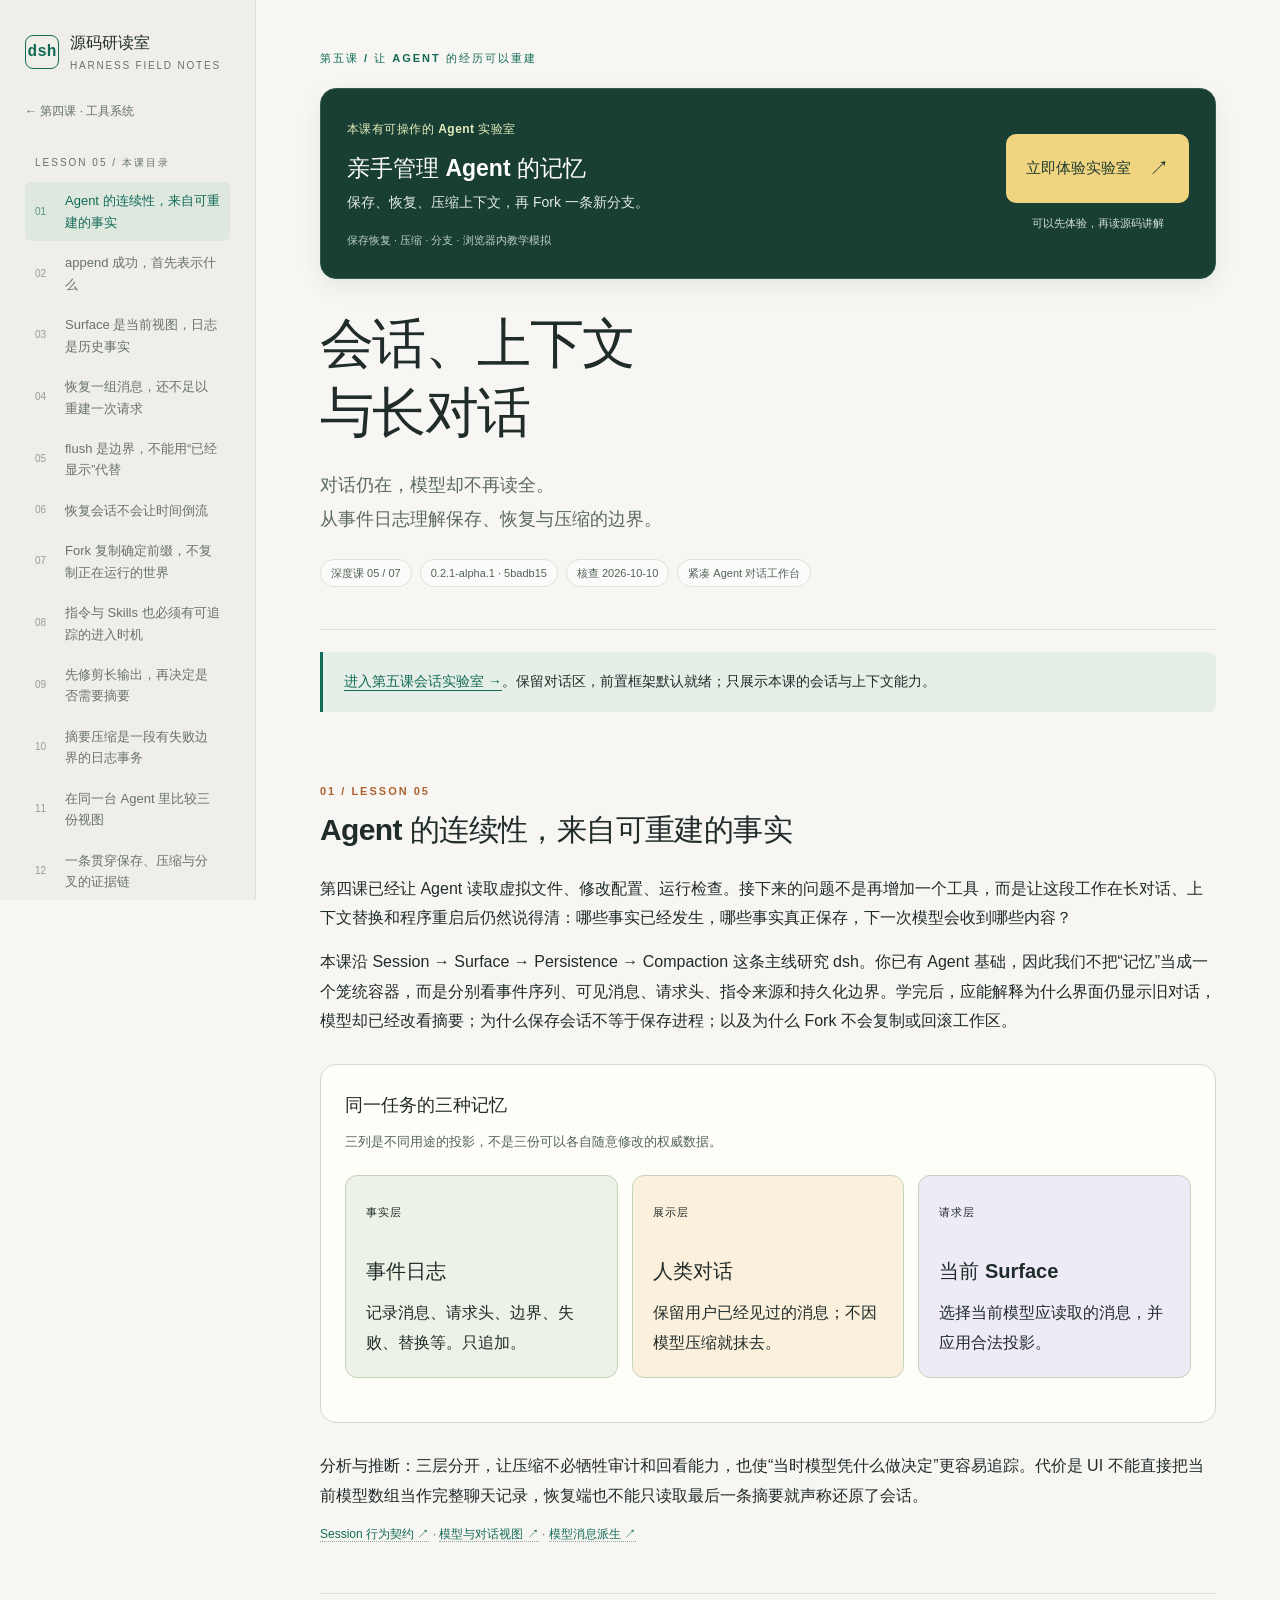
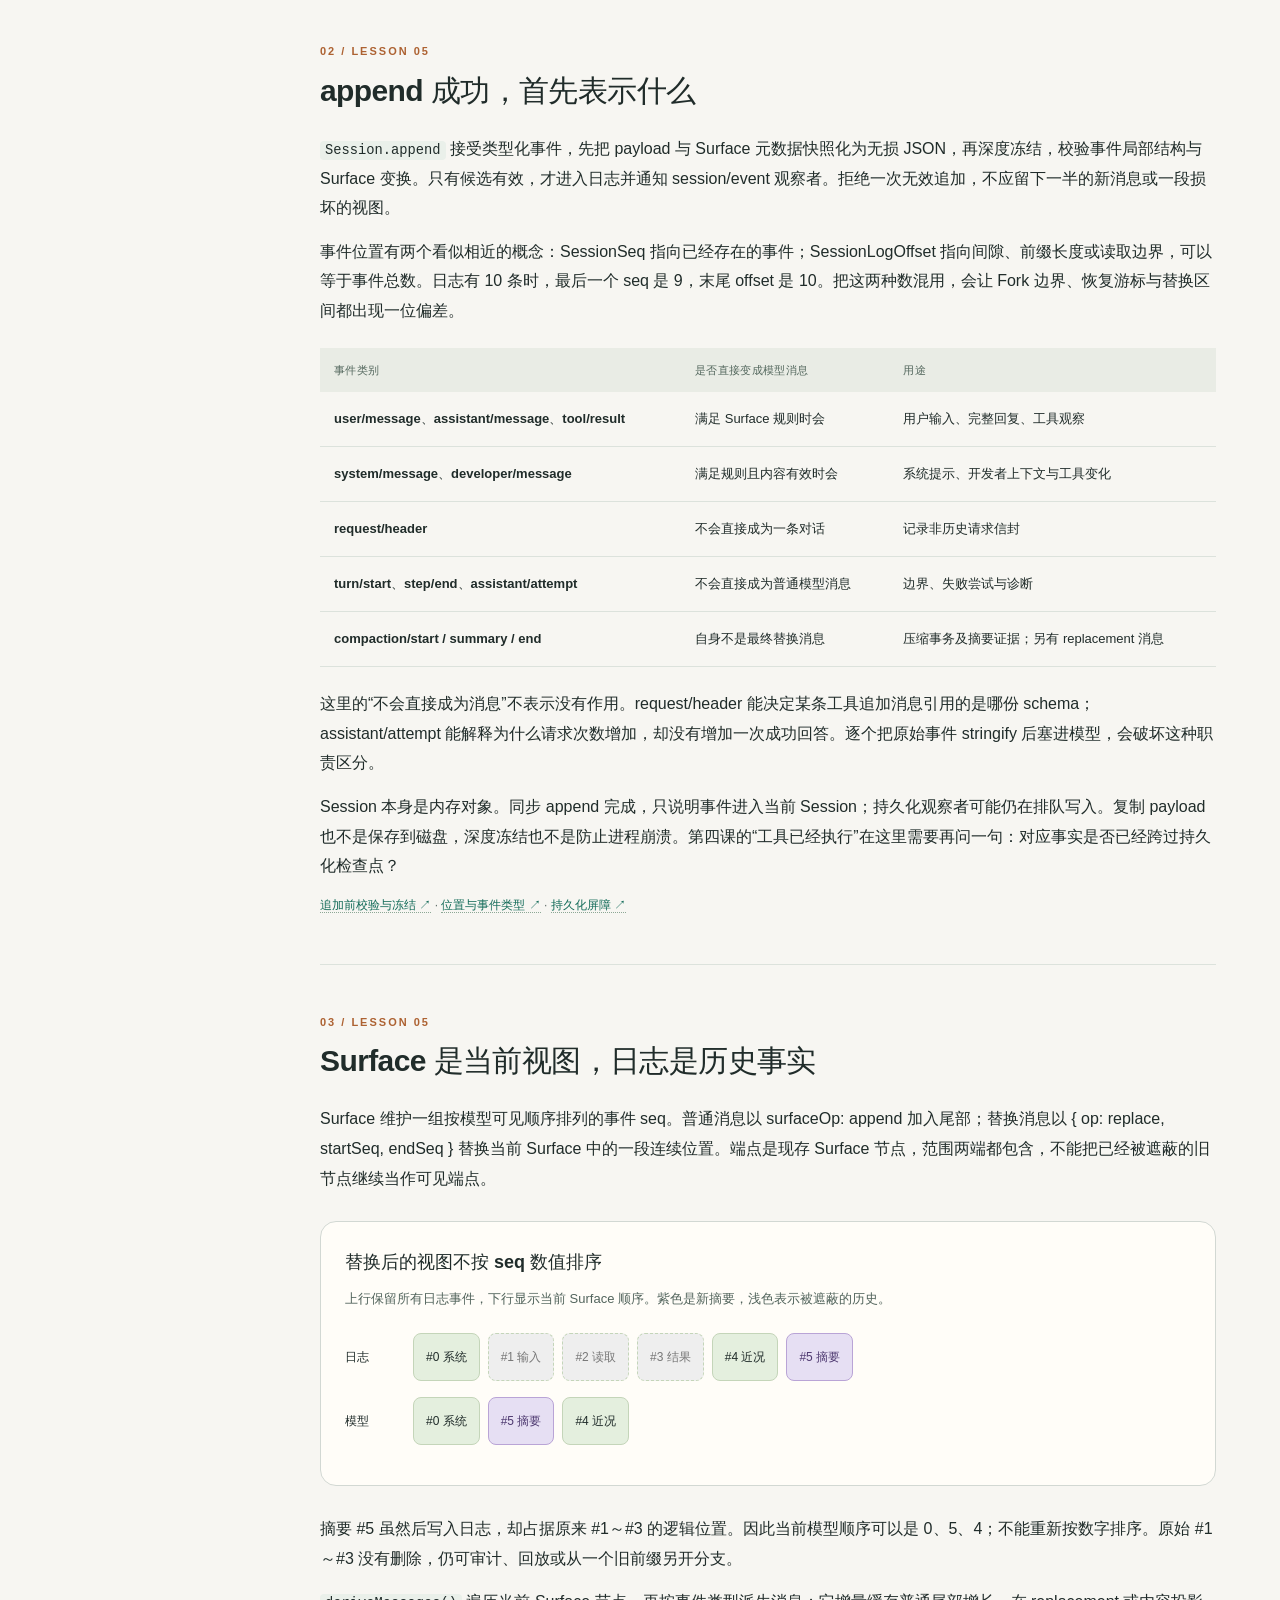
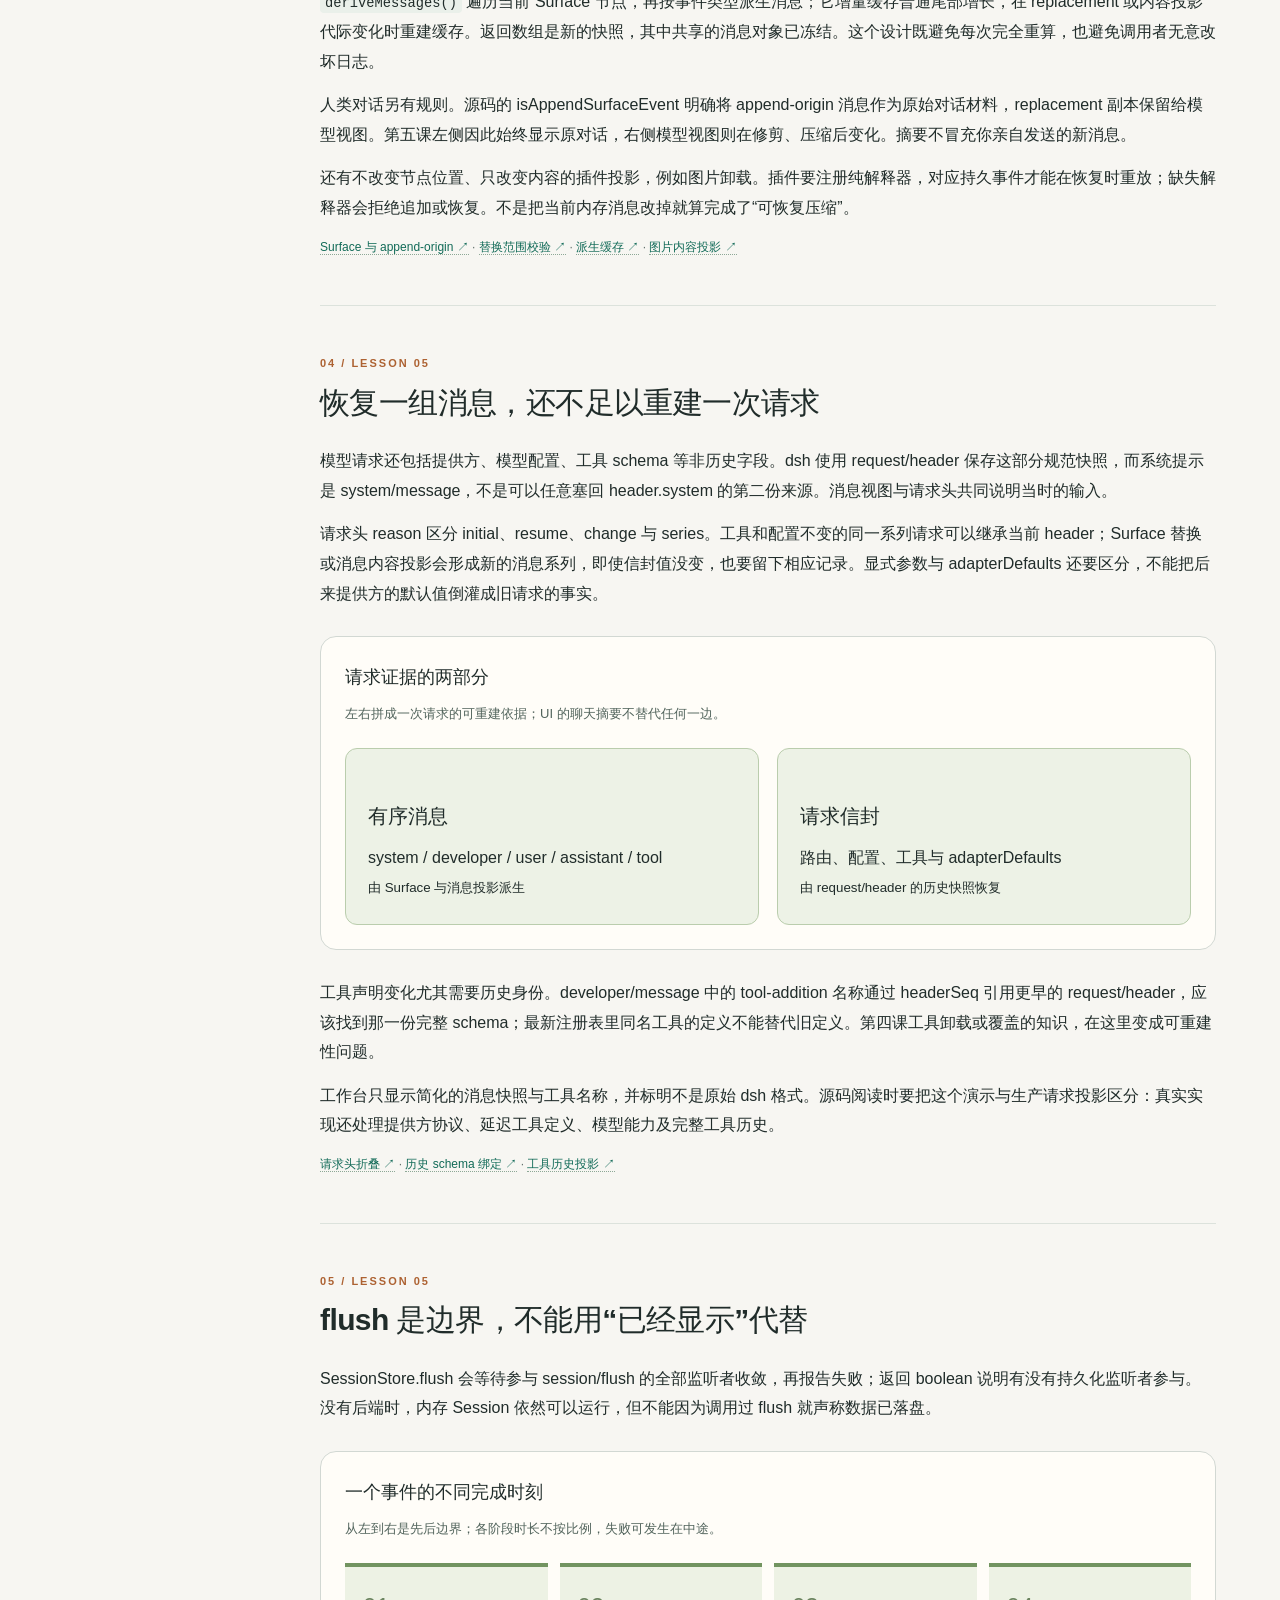
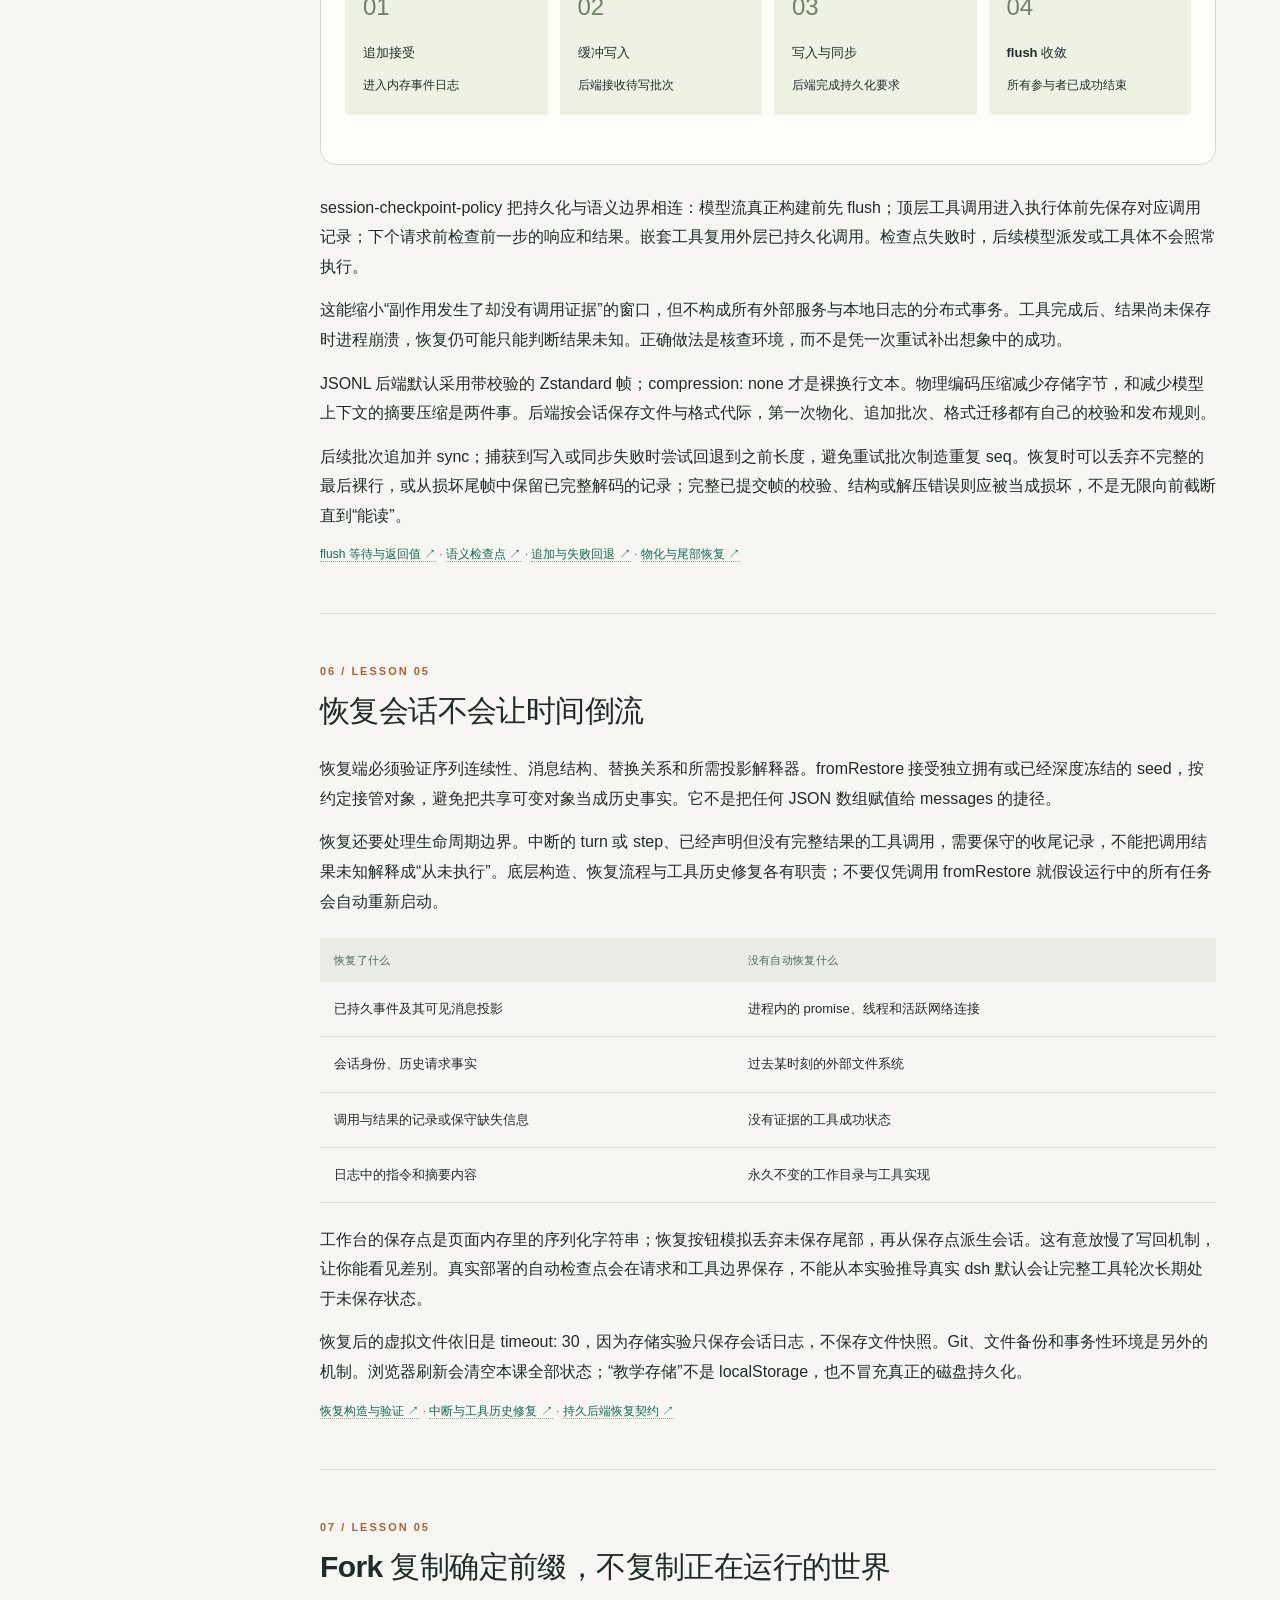
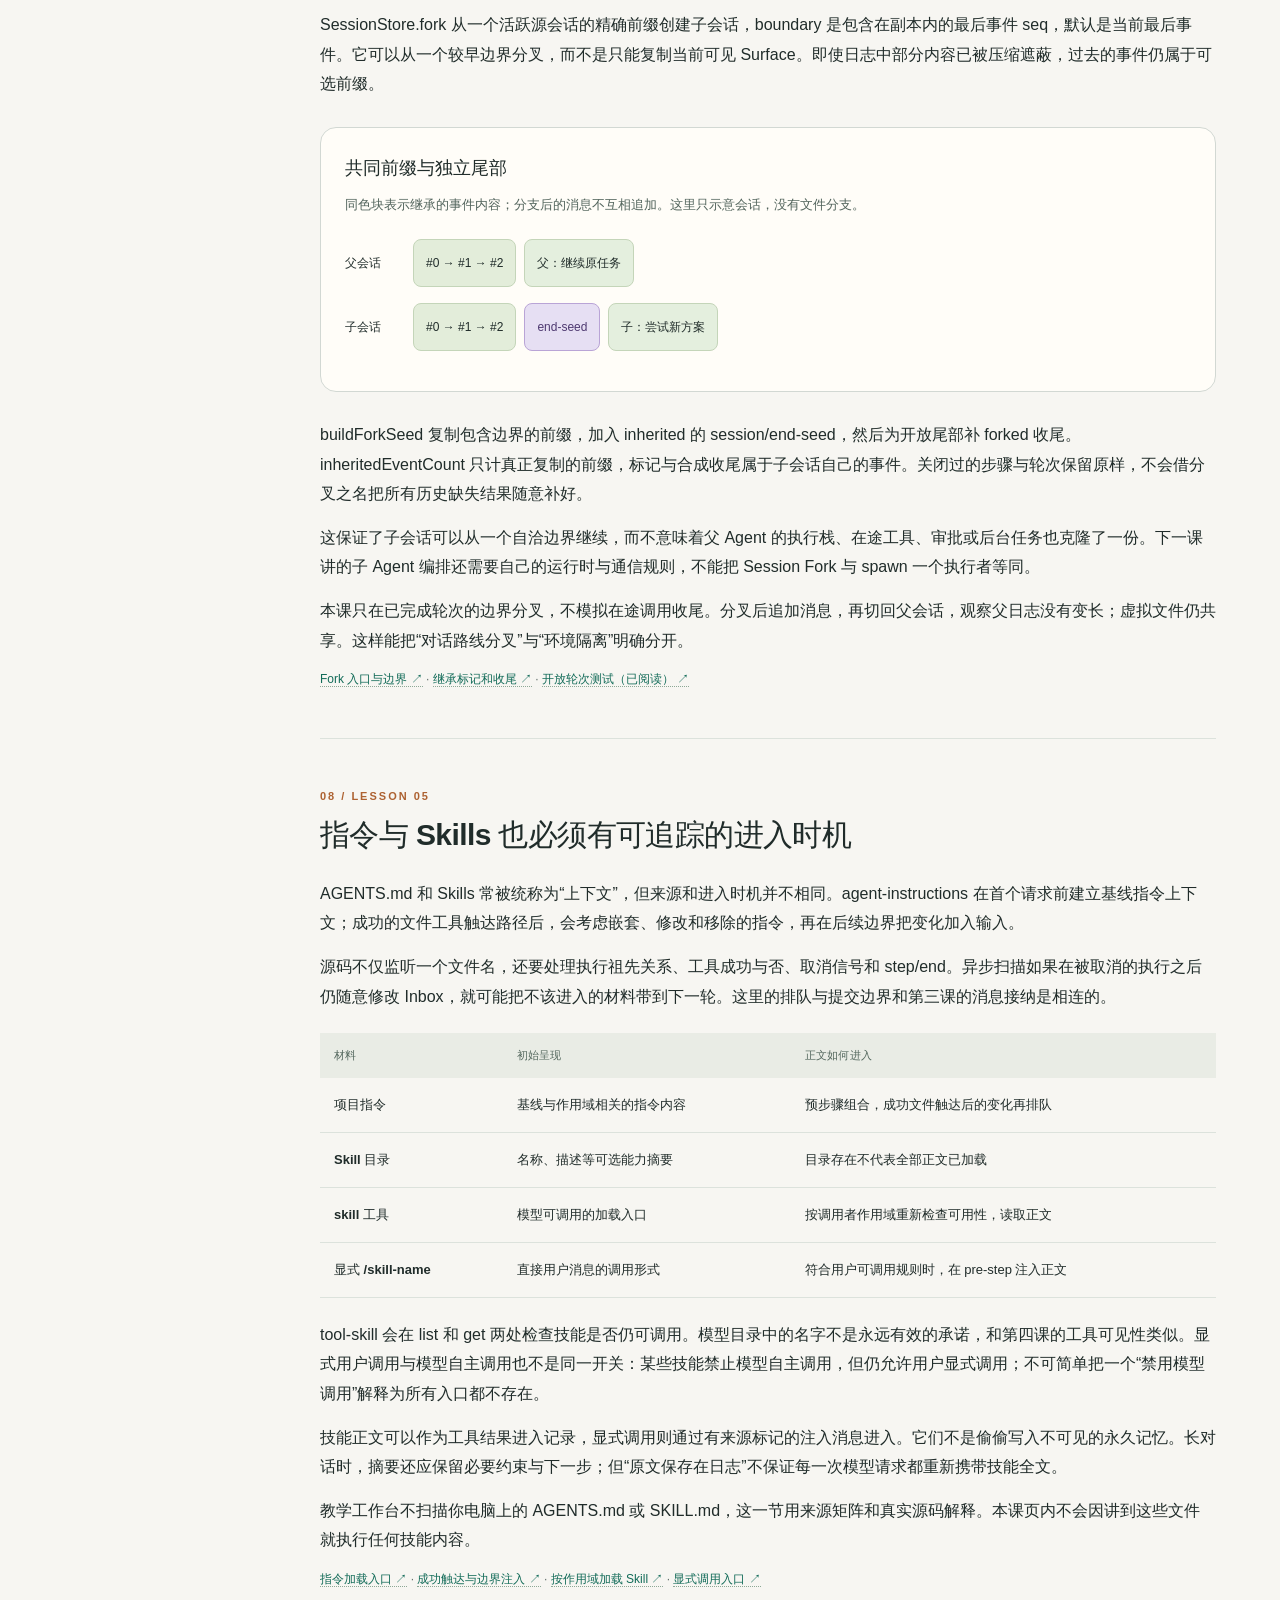
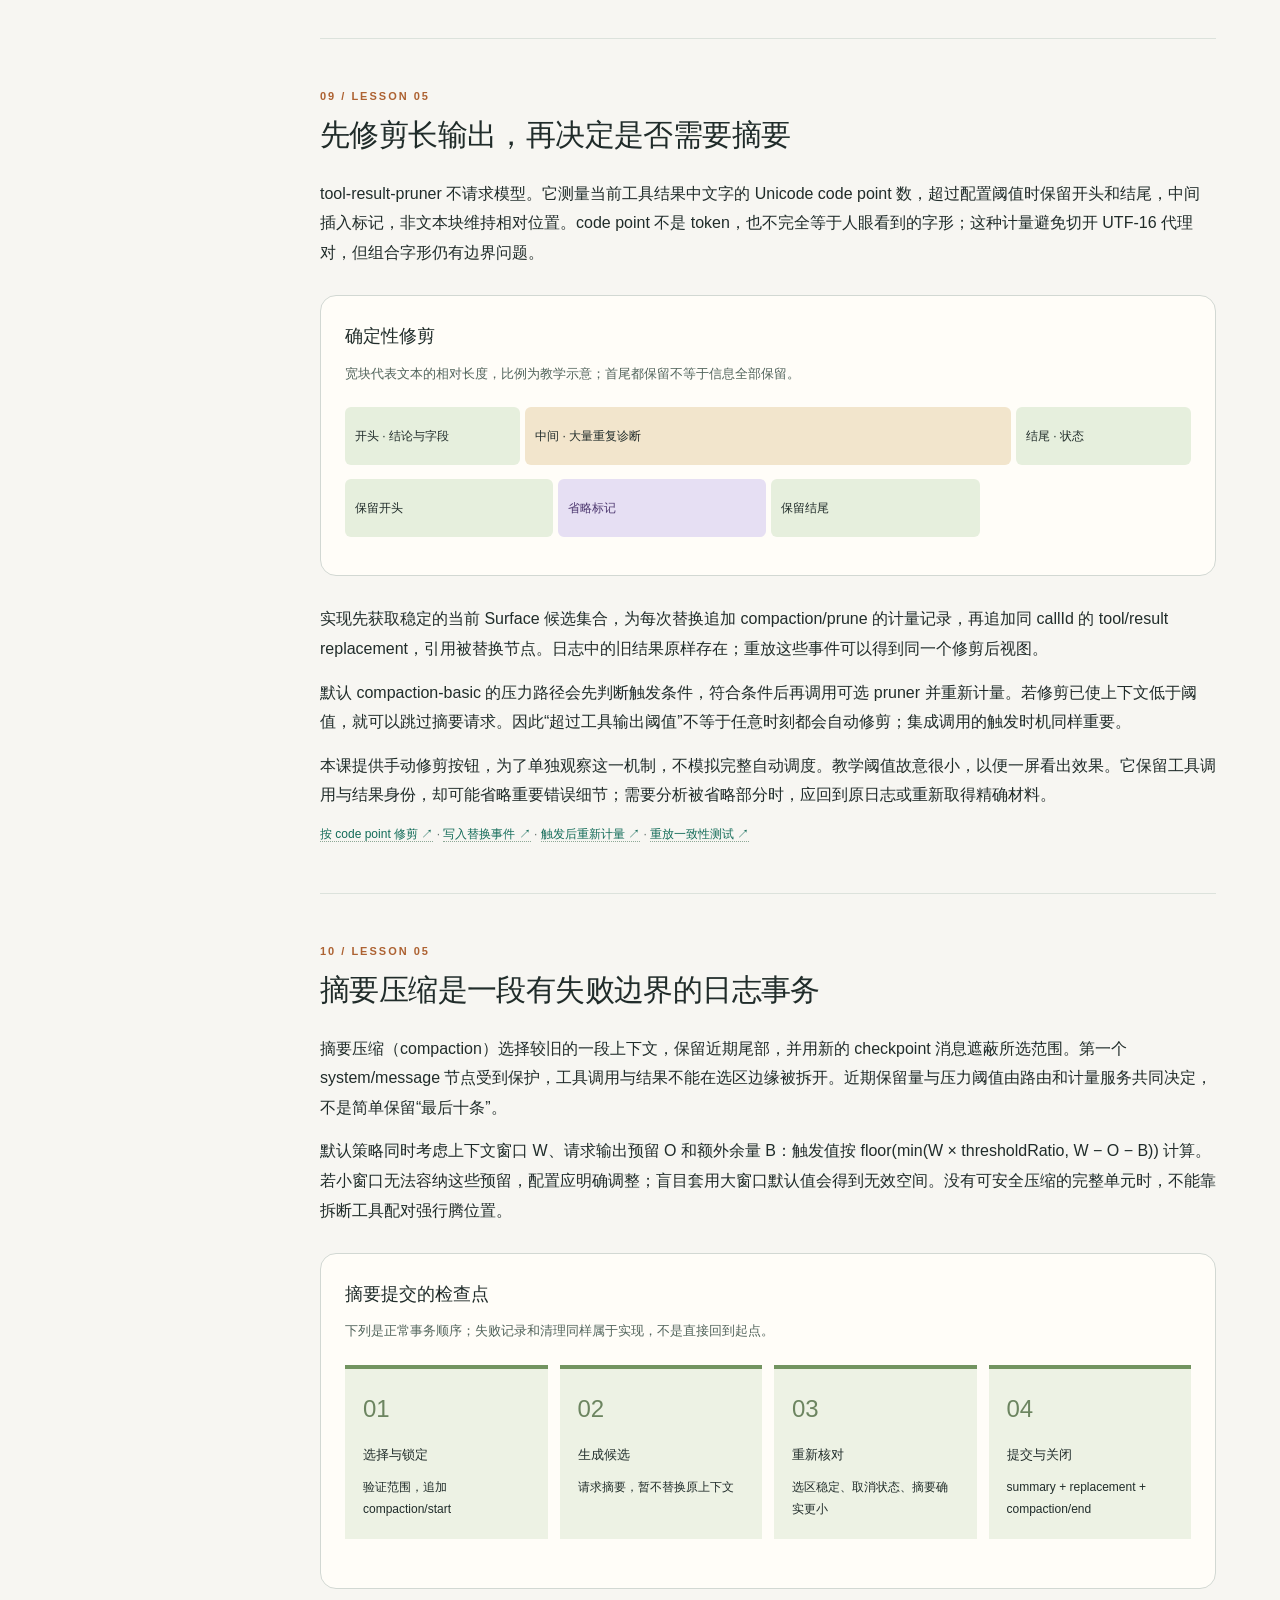
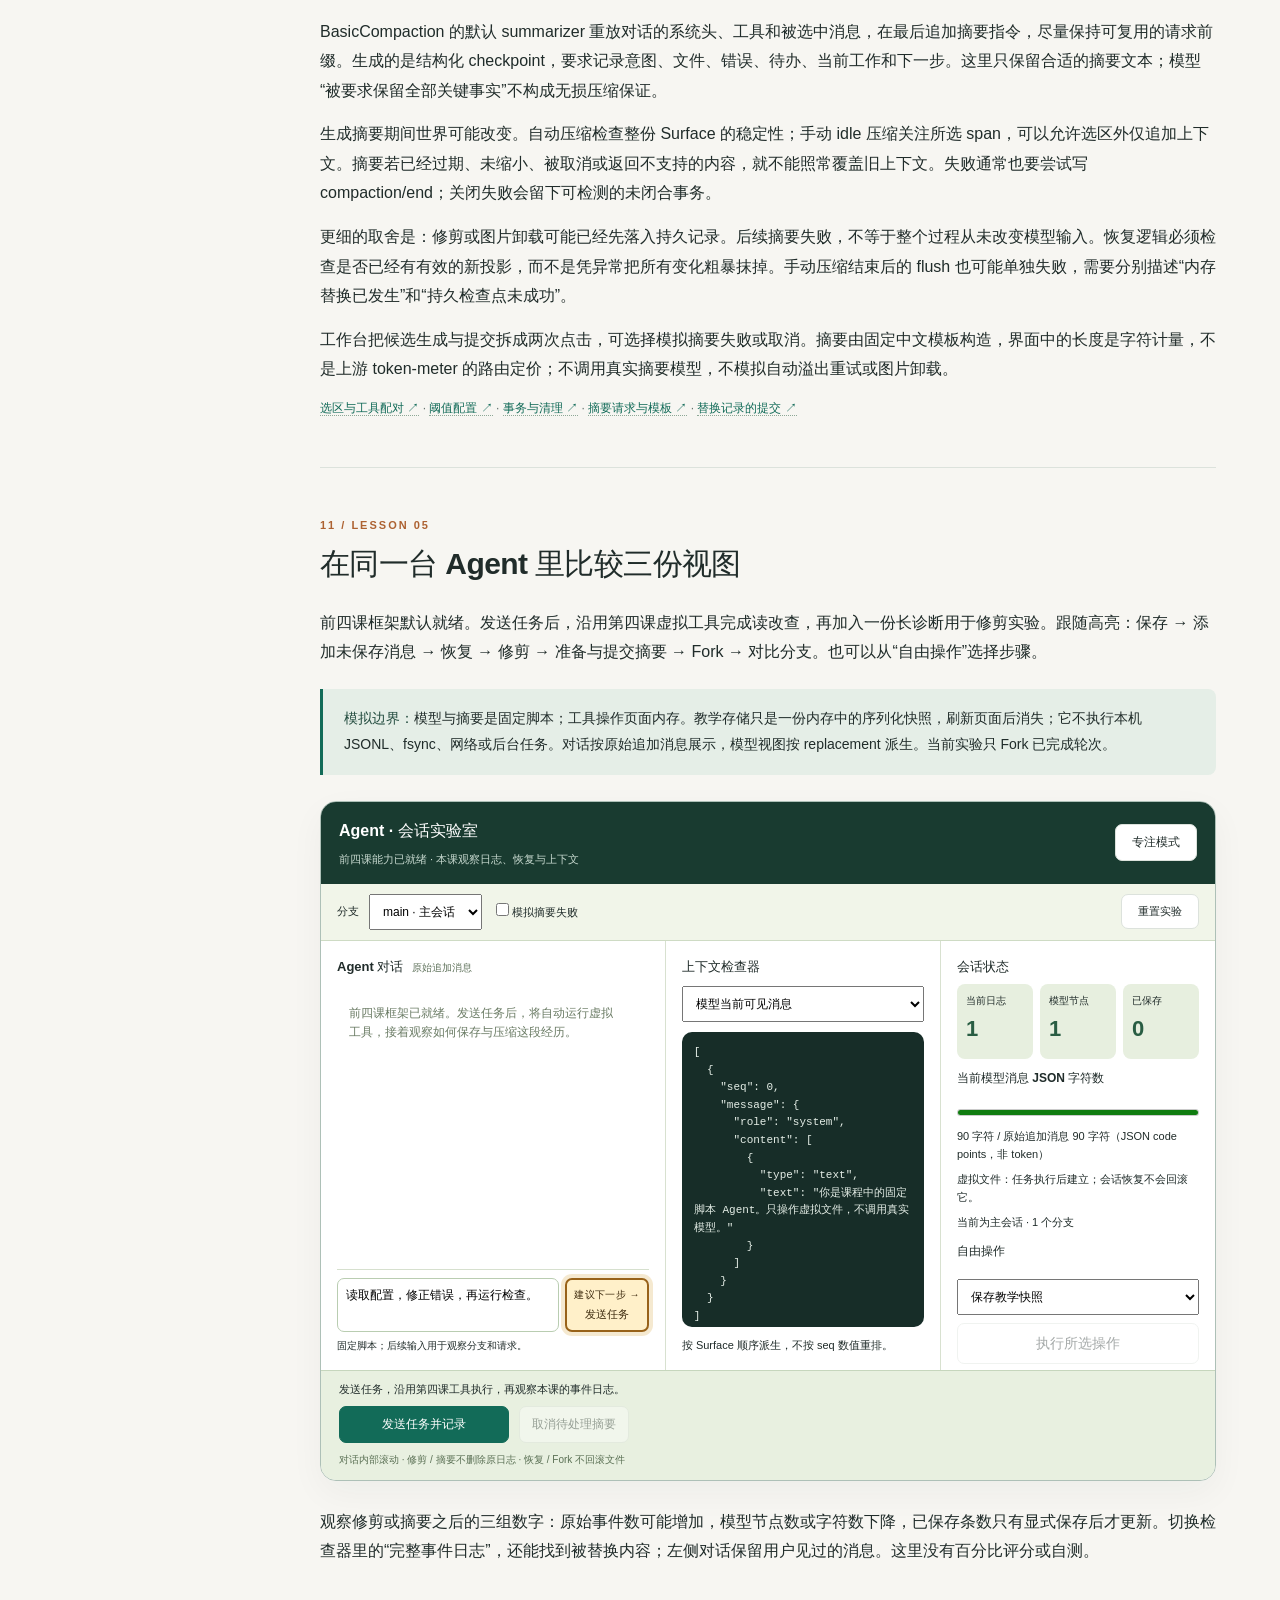
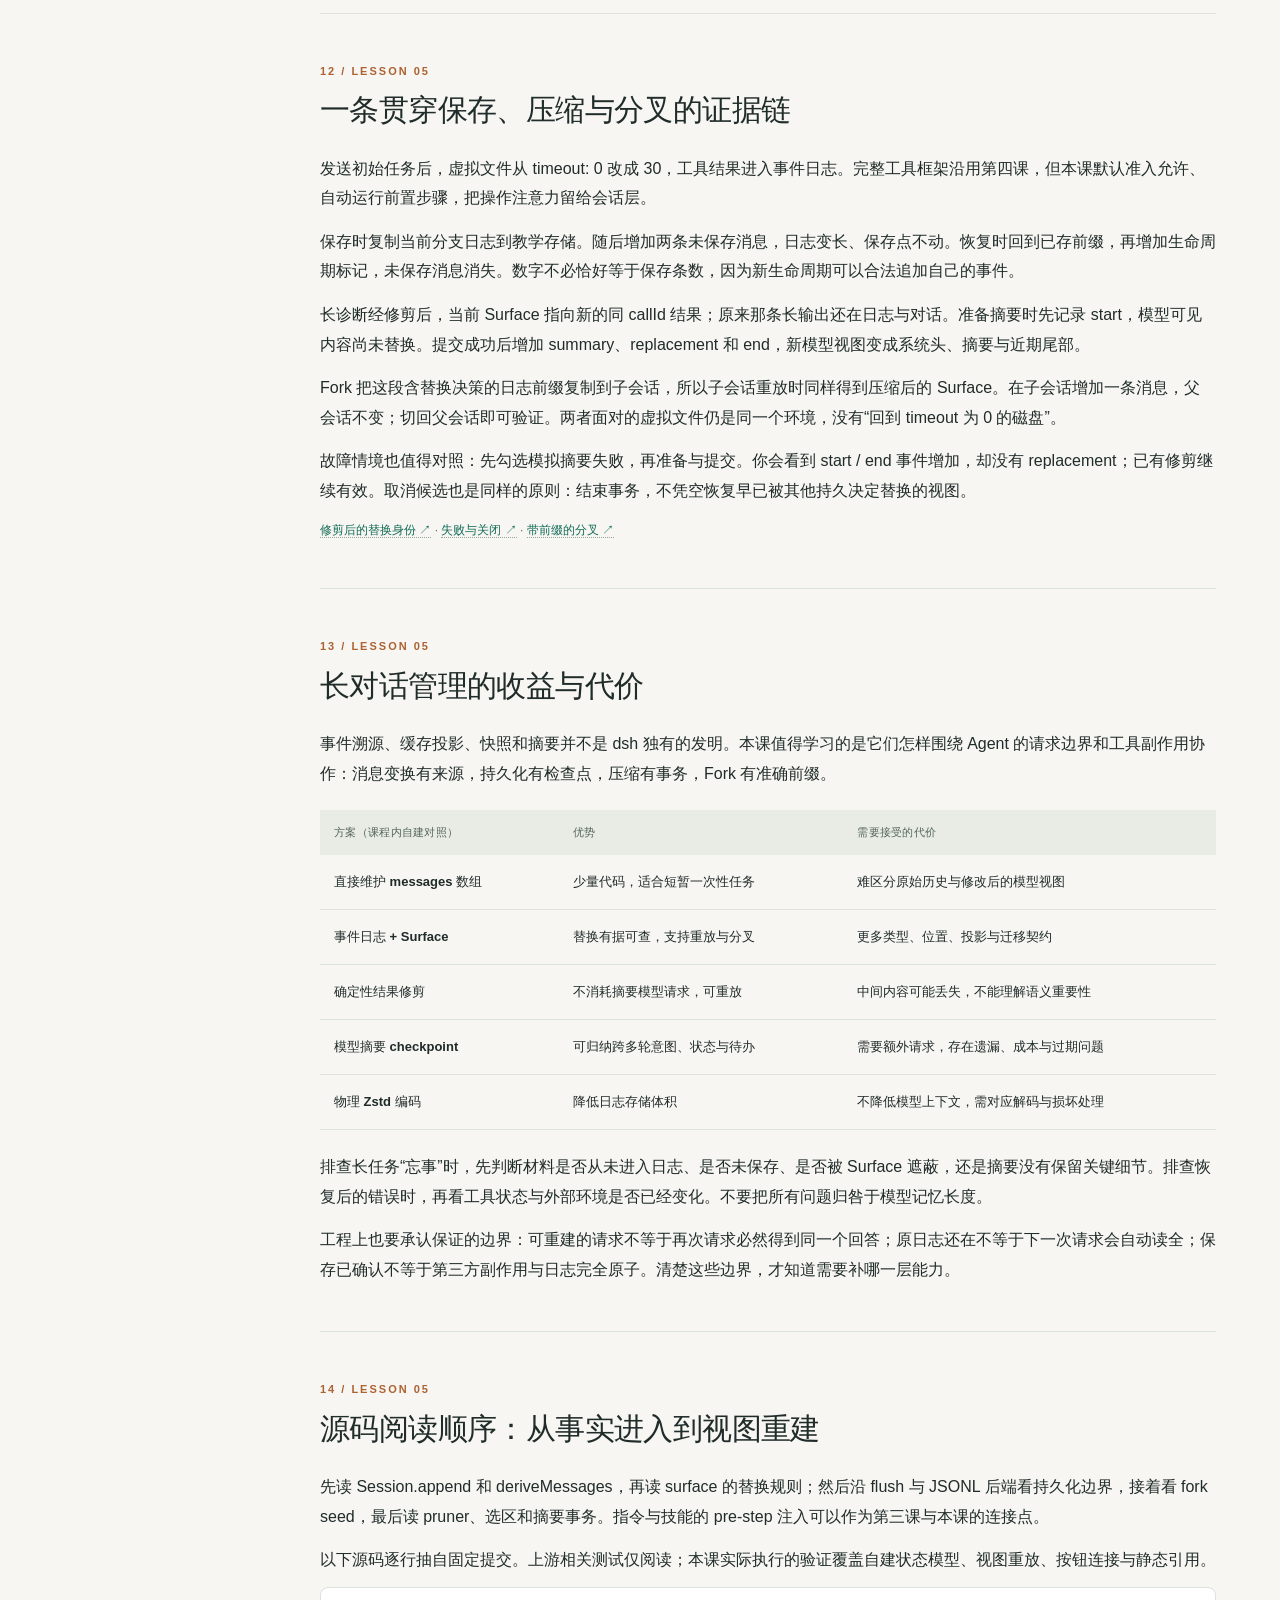
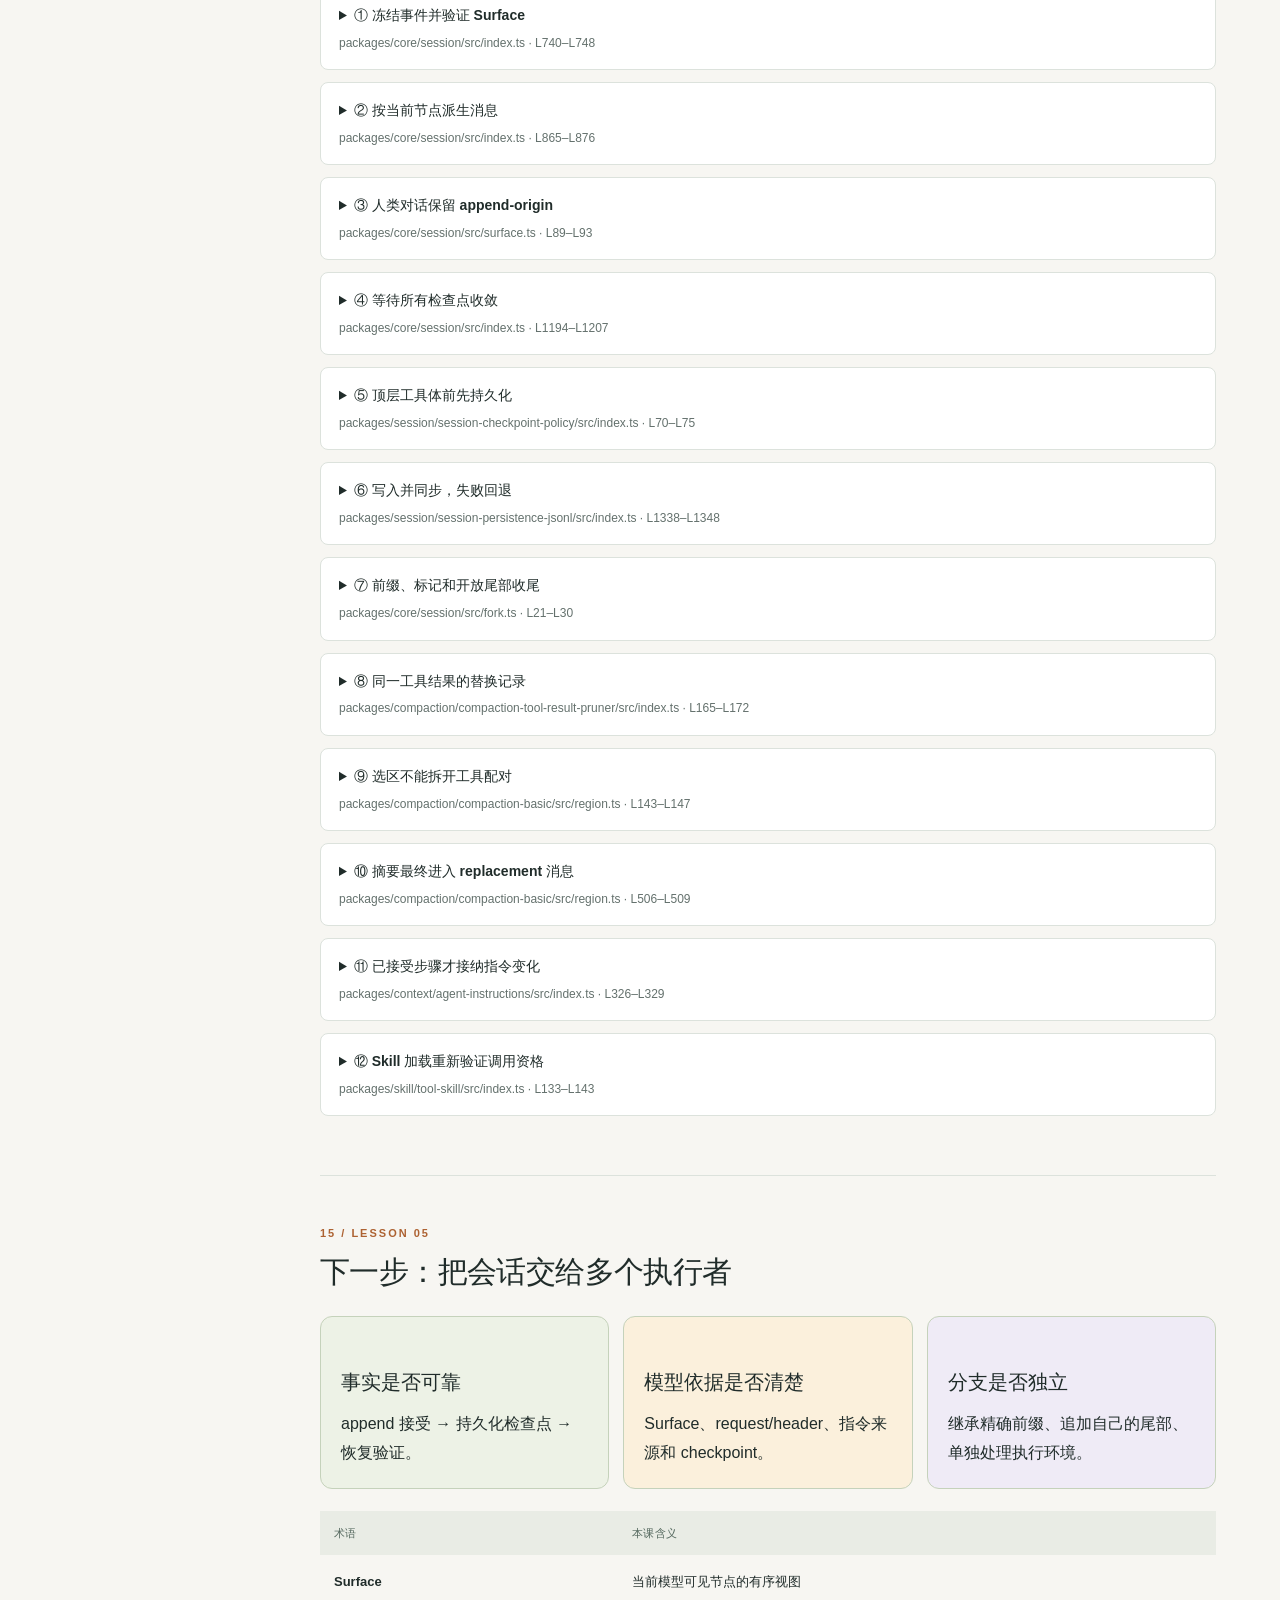
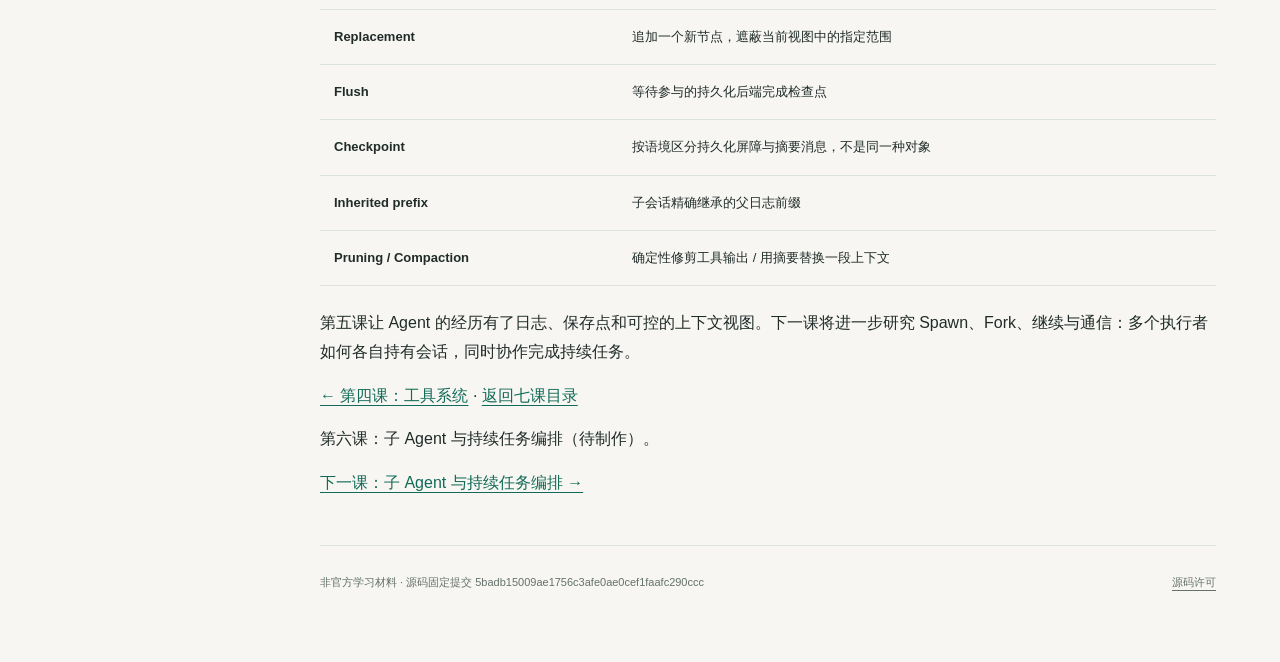
<file: lessons/05/index.html>
<!doctype html><html lang="zh-CN"><head><meta charset="utf-8"><meta name="viewport" content="width=device-width,initial-scale=1"><title>05 · 会话、上下文与长对话 — DSH 源码研读室</title><meta name="description" content="从 Session 日志到模型 Surface、持久化恢复、Fork、指令 Skills 与上下文压缩，操作紧凑 Agent 会话实验室。"><link rel="stylesheet" href="../../assets/course.css?v=lesson05-1"><link rel="stylesheet" href="../../assets/workbench01.css?v=lesson05-1"><link rel="stylesheet" href="../../assets/lesson03.css?v=lesson05-1"><link rel="stylesheet" href="../../assets/lesson04.css?v=lesson05-1"><link rel="stylesheet" href="../../assets/lesson05.css?v=lesson05-1"><script src="sources.js" defer></script><script src="../../assets/workbench01-model.js?v=lesson05-1" defer></script><script src="../../assets/workbench02-model.js?v=lesson05-1" defer></script><script src="../../assets/workbench04-model.js?v=lesson05-1" defer></script><script src="../../assets/workbench05-model.js?v=lesson05-1" defer></script><script src="../../assets/lesson05.js?v=lesson05-1" defer></script><link rel="stylesheet" href="../../assets/lab-entry.css?v=1"></head><body><a class="skip" href="#main">跳到正文</a><aside class="sidebar"><a class="brand" href="../../"><span class="brandmark">dsh</span><span>源码研读室<small>HARNESS FIELD NOTES</small></span></a><a class="back" href="../04/">← 第四课 · 工具系统</a><div class="nav-label">LESSON 05 / 本课目录</div><nav class="toc"><a href="#position"><b>01</b> Agent 的连续性，来自可重建的事实</a><a href="#events"><b>02</b> append 成功，首先表示什么</a><a href="#surface"><b>03</b> Surface 是当前视图，日志是历史事实</a><a href="#requests"><b>04</b> 恢复一组消息，还不足以重建一次请求</a><a href="#durability"><b>05</b> flush 是边界，不能用“已经显示”代替</a><a href="#restore"><b>06</b> 恢复会话不会让时间倒流</a><a href="#fork"><b>07</b> Fork 复制确定前缀，不复制正在运行的世界</a><a href="#instructions"><b>08</b> 指令与 Skills 也必须有可追踪的进入时机</a><a href="#pruning"><b>09</b> 先修剪长输出，再决定是否需要摘要</a><a href="#compaction"><b>10</b> 摘要压缩是一段有失败边界的日志事务</a><a href="#workbench"><b>11</b> 在同一台 Agent 里比较三份视图</a><a href="#case"><b>12</b> 一条贯穿保存、压缩与分叉的证据链</a><a href="#tradeoffs"><b>13</b> 长对话管理的收益与代价</a><a href="#sources"><b>14</b> 源码阅读顺序：从事实进入到视图重建</a><a href="#recap"><b>15</b> 下一步：把会话交给多个执行者</a></nav><div class="sidebar-foot"><progress id="reading-progress" max="100" value="0" aria-label="阅读位置"></progress><span id="reading-percent">阅读位置 0%</span><br>0.2.1-alpha.1 · 5badb15</div></aside><div class="mobile-header"><a href="../../">dsh / 源码研读室</a><select id="mobile-nav" aria-label="章节导航"><option value="">本课目录</option><option value="position">Agent 的连续性，来自可重建的事实</option><option value="events">append 成功，首先表示什么</option><option value="surface">Surface 是当前视图，日志是历史事实</option><option value="requests">恢复一组消息，还不足以重建一次请求</option><option value="durability">flush 是边界，不能用“已经显示”代替</option><option value="restore">恢复会话不会让时间倒流</option><option value="fork">Fork 复制确定前缀，不复制正在运行的世界</option><option value="instructions">指令与 Skills 也必须有可追踪的进入时机</option><option value="pruning">先修剪长输出，再决定是否需要摘要</option><option value="compaction">摘要压缩是一段有失败边界的日志事务</option><option value="workbench">在同一台 Agent 里比较三份视图</option><option value="case">一条贯穿保存、压缩与分叉的证据链</option><option value="tradeoffs">长对话管理的收益与代价</option><option value="sources">源码阅读顺序：从事实进入到视图重建</option><option value="recap">下一步：把会话交给多个执行者</option></select></div><main class="main" id="main"><header class="hero"><div class="eyebrow">第五课 / 让 Agent 的经历可以重建</div><aside class="lab-entry" aria-label="本课交互实验室"><div class="lab-entry-copy"><span class="lab-entry-badge">本课有可操作的 Agent 实验室</span><h2>亲手管理 Agent 的记忆</h2><p>保存、恢复、压缩上下文，再 Fork 一条新分支。</p><small>保存恢复 · 压缩 · 分支 · 浏览器内教学模拟</small></div><div class="lab-entry-action"><a class="lab-entry-button" href="#workbench">立即体验实验室 <span aria-hidden="true">↗</span></a><span>可以先体验，再读源码讲解</span></div></aside><h1>会话、上下文<br>与长对话</h1><p class="lead">对话仍在，模型却不再读全。<br>从事件日志理解保存、恢复与压缩的边界。</p><div class="meta"><span class="pill">深度课 05 / 07</span><span class="pill">0.2.1-alpha.1 · 5badb15</span><span class="pill">核查 2026-10-10</span><span class="pill">紧凑 Agent 对话工作台</span></div></header><div class="note"><a href="#agent-desk">进入第五课会话实验室 →</a>。保留对话区，前置框架默认就绪；只展示本课的会话与上下文能力。</div><section class="lesson-section" id="position"><div class="section-no">01 / LESSON 05</div><h2>Agent 的连续性，来自可重建的事实</h2><p>第四课已经让 Agent 读取虚拟文件、修改配置、运行检查。接下来的问题不是再增加一个工具，而是让这段工作在长对话、上下文替换和程序重启后仍然说得清：哪些事实已经发生，哪些事实真正保存，下一次模型会收到哪些内容？</p><p>本课沿 Session → Surface → Persistence → Compaction 这条主线研究 dsh。你已有 Agent 基础，因此我们不把“记忆”当成一个笼统容器，而是分别看事件序列、可见消息、请求头、指令来源和持久化边界。学完后，应能解释为什么界面仍显示旧对话，模型却已经改看摘要；为什么保存会话不等于保存进程；以及为什么 Fork 不会复制或回滚工作区。</p><figure class="visual-figure"><figcaption><strong>同一任务的三种记忆</strong><span>三列是不同用途的投影，不是三份可以各自随意修改的权威数据。</span></figcaption><div class="memory-layers"><article><small>事实层</small><h3>事件日志</h3><p>记录消息、请求头、边界、失败、替换等。只追加。</p></article><article><small>展示层</small><h3>人类对话</h3><p>保留用户已经见过的消息；不因模型压缩就抹去。</p></article><article><small>请求层</small><h3>当前 Surface</h3><p>选择当前模型应读取的消息，并应用合法投影。</p></article></div></figure><p><strong>分析与推断：</strong>三层分开，让压缩不必牺牲审计和回看能力，也使“当时模型凭什么做决定”更容易追踪。代价是 UI 不能直接把当前模型数组当作完整聊天记录，恢复端也不能只读取最后一条摘要就声称还原了会话。</p><p class="evidence"><a data-ref="session-doc" href="https://github.com/deepseek-ai/deepseek-harness/blob/5badb15009ae1756c3afe0ae0cef1faafc290ccc/packages/core/session/README.md#L6" target="_blank" rel="noopener">Session 行为契约 ↗</a> · <a data-ref="surface" href="https://github.com/deepseek-ai/deepseek-harness/blob/5badb15009ae1756c3afe0ae0cef1faafc290ccc/packages/core/session/src/surface.ts#L89" target="_blank" rel="noopener">模型与对话视图 ↗</a> · <a data-ref="derive" href="https://github.com/deepseek-ai/deepseek-harness/blob/5badb15009ae1756c3afe0ae0cef1faafc290ccc/packages/core/session/src/index.ts#L856" target="_blank" rel="noopener">模型消息派生 ↗</a></p></section>
<section class="lesson-section" id="events"><div class="section-no">02 / LESSON 05</div><h2>append 成功，首先表示什么</h2><p><code>Session.append</code> 接受类型化事件，先把 payload 与 Surface 元数据快照化为无损 JSON，再深度冻结，校验事件局部结构与 Surface 变换。只有候选有效，才进入日志并通知 session/event 观察者。拒绝一次无效追加，不应留下一半的新消息或一段损坏的视图。</p><p>事件位置有两个看似相近的概念：SessionSeq 指向已经存在的事件；SessionLogOffset 指向间隙、前缀长度或读取边界，可以等于事件总数。日志有 10 条时，最后一个 seq 是 9，末尾 offset 是 10。把这两种数混用，会让 Fork 边界、恢复游标与替换区间都出现一位偏差。</p><div class="table-wrap"><table><thead><tr><th>事件类别</th><th>是否直接变成模型消息</th><th>用途</th></tr></thead><tbody><tr><td>user/message、assistant/message、tool/result</td><td>满足 Surface 规则时会</td><td>用户输入、完整回复、工具观察</td></tr><tr><td>system/message、developer/message</td><td>满足规则且内容有效时会</td><td>系统提示、开发者上下文与工具变化</td></tr><tr><td>request/header</td><td>不会直接成为一条对话</td><td>记录非历史请求信封</td></tr><tr><td>turn/start、step/end、assistant/attempt</td><td>不会直接成为普通模型消息</td><td>边界、失败尝试与诊断</td></tr><tr><td>compaction/start / summary / end</td><td>自身不是最终替换消息</td><td>压缩事务及摘要证据；另有 replacement 消息</td></tr></tbody></table></div><p>这里的“不会直接成为消息”不表示没有作用。request/header 能决定某条工具追加消息引用的是哪份 schema；assistant/attempt 能解释为什么请求次数增加，却没有增加一次成功回答。逐个把原始事件 stringify 后塞进模型，会破坏这种职责区分。</p><p>Session 本身是内存对象。同步 append 完成，只说明事件进入当前 Session；持久化观察者可能仍在排队写入。复制 payload 也不是保存到磁盘，深度冻结也不是防止进程崩溃。第四课的“工具已经执行”在这里需要再问一句：对应事实是否已经跨过持久化检查点？</p><p class="evidence"><a data-ref="append" href="https://github.com/deepseek-ai/deepseek-harness/blob/5badb15009ae1756c3afe0ae0cef1faafc290ccc/packages/core/session/src/index.ts#L718" target="_blank" rel="noopener">追加前校验与冻结 ↗</a> · <a data-ref="session-types" href="https://github.com/deepseek-ai/deepseek-harness/blob/5badb15009ae1756c3afe0ae0cef1faafc290ccc/packages/core/session/src/types.ts#L32" target="_blank" rel="noopener">位置与事件类型 ↗</a> · <a data-ref="flush" href="https://github.com/deepseek-ai/deepseek-harness/blob/5badb15009ae1756c3afe0ae0cef1faafc290ccc/packages/core/session/src/index.ts#L1190" target="_blank" rel="noopener">持久化屏障 ↗</a></p></section>
<section class="lesson-section" id="surface"><div class="section-no">03 / LESSON 05</div><h2>Surface 是当前视图，日志是历史事实</h2><p>Surface 维护一组按模型可见顺序排列的事件 seq。普通消息以 surfaceOp: append 加入尾部；替换消息以 { op: replace, startSeq, endSeq } 替换当前 Surface 中的一段连续位置。端点是现存 Surface 节点，范围两端都包含，不能把已经被遮蔽的旧节点继续当作可见端点。</p><figure class="visual-figure"><figcaption><strong>替换后的视图不按 seq 数值排序</strong><span>上行保留所有日志事件，下行显示当前 Surface 顺序。紫色是新摘要，浅色表示被遮蔽的历史。</span></figcaption><div class="surface-demo"><div><b>日志</b><span>#0 系统</span><span class="shadowed">#1 输入</span><span class="shadowed">#2 读取</span><span class="shadowed">#3 结果</span><span>#4 近况</span><span class="checkpoint">#5 摘要</span></div><div><b>模型</b><span>#0 系统</span><span class="checkpoint">#5 摘要</span><span>#4 近况</span></div></div></figure><p>摘要 #5 虽然后写入日志，却占据原来 #1～#3 的逻辑位置。因此当前模型顺序可以是 0、5、4；不能重新按数字排序。原始 #1～#3 没有删除，仍可审计、回放或从一个旧前缀另开分支。</p><p><code>deriveMessages()</code> 遍历当前 Surface 节点，再按事件类型派生消息；它增量缓存普通尾部增长，在 replacement 或内容投影代际变化时重建缓存。返回数组是新的快照，其中共享的消息对象已冻结。这个设计既避免每次完全重算，也避免调用者无意改坏日志。</p><p>人类对话另有规则。源码的 isAppendSurfaceEvent 明确将 append-origin 消息作为原始对话材料，replacement 副本保留给模型视图。第五课左侧因此始终显示原对话，右侧模型视图则在修剪、压缩后变化。摘要不冒充你亲自发送的新消息。</p><p>还有不改变节点位置、只改变内容的插件投影，例如图片卸载。插件要注册纯解释器，对应持久事件才能在恢复时重放；缺失解释器会拒绝追加或恢复。不是把当前内存消息改掉就算完成了“可恢复压缩”。</p><p class="evidence"><a data-ref="surface" href="https://github.com/deepseek-ai/deepseek-harness/blob/5badb15009ae1756c3afe0ae0cef1faafc290ccc/packages/core/session/src/surface.ts#L89" target="_blank" rel="noopener">Surface 与 append-origin ↗</a> · <a data-ref="replace" href="https://github.com/deepseek-ai/deepseek-harness/blob/5badb15009ae1756c3afe0ae0cef1faafc290ccc/packages/core/session/src/surface.ts#L419" target="_blank" rel="noopener">替换范围校验 ↗</a> · <a data-ref="derive" href="https://github.com/deepseek-ai/deepseek-harness/blob/5badb15009ae1756c3afe0ae0cef1faafc290ccc/packages/core/session/src/index.ts#L856" target="_blank" rel="noopener">派生缓存 ↗</a> · <a data-ref="image-projection" href="https://github.com/deepseek-ai/deepseek-harness/blob/5badb15009ae1756c3afe0ae0cef1faafc290ccc/packages/compaction/compaction-image-offload/src/projection.ts#L40" target="_blank" rel="noopener">图片内容投影 ↗</a></p></section>
<section class="lesson-section" id="requests"><div class="section-no">04 / LESSON 05</div><h2>恢复一组消息，还不足以重建一次请求</h2><p>模型请求还包括提供方、模型配置、工具 schema 等非历史字段。dsh 使用 request/header 保存这部分规范快照，而系统提示是 system/message，不是可以任意塞回 header.system 的第二份来源。消息视图与请求头共同说明当时的输入。</p><p>请求头 reason 区分 initial、resume、change 与 series。工具和配置不变的同一系列请求可以继承当前 header；Surface 替换或消息内容投影会形成新的消息系列，即使信封值没变，也要留下相应记录。显式参数与 adapterDefaults 还要区分，不能把后来提供方的默认值倒灌成旧请求的事实。</p><figure class="visual-figure"><figcaption><strong>请求证据的两部分</strong><span>左右拼成一次请求的可重建依据；UI 的聊天摘要不替代任何一边。</span></figcaption><div class="request-evidence"><article><h3>有序消息</h3><p>system / developer / user / assistant / tool</p><small>由 Surface 与消息投影派生</small></article><article><h3>请求信封</h3><p>路由、配置、工具与 adapterDefaults</p><small>由 request/header 的历史快照恢复</small></article></div></figure><p>工具声明变化尤其需要历史身份。developer/message 中的 tool-addition 名称通过 headerSeq 引用更早的 request/header，应该找到那一份完整 schema；最新注册表里同名工具的定义不能替代旧定义。第四课工具卸载或覆盖的知识，在这里变成可重建性问题。</p><p>工作台只显示简化的消息快照与工具名称，并标明不是原始 dsh 格式。源码阅读时要把这个演示与生产请求投影区分：真实实现还处理提供方协议、延迟工具定义、模型能力及完整工具历史。</p><p class="evidence"><a data-ref="request-header" href="https://github.com/deepseek-ai/deepseek-harness/blob/5badb15009ae1756c3afe0ae0cef1faafc290ccc/packages/core/session/src/request-header.ts#L63" target="_blank" rel="noopener">请求头折叠 ↗</a> · <a data-ref="session-doc" href="https://github.com/deepseek-ai/deepseek-harness/blob/5badb15009ae1756c3afe0ae0cef1faafc290ccc/packages/core/session/README.md#L6" target="_blank" rel="noopener">历史 schema 绑定 ↗</a> · <a data-ref="tool-history" href="https://github.com/deepseek-ai/deepseek-harness/blob/5badb15009ae1756c3afe0ae0cef1faafc290ccc/packages/core/session/src/tool-history.ts#L1" target="_blank" rel="noopener">工具历史投影 ↗</a></p></section>
<section class="lesson-section" id="durability"><div class="section-no">05 / LESSON 05</div><h2>flush 是边界，不能用“已经显示”代替</h2><p>SessionStore.flush 会等待参与 session/flush 的全部监听者收敛，再报告失败；返回 boolean 说明有没有持久化监听者参与。没有后端时，内存 Session 依然可以运行，但不能因为调用过 flush 就声称数据已落盘。</p><figure class="visual-figure"><figcaption><strong>一个事件的不同完成时刻</strong><span>从左到右是先后边界；各阶段时长不按比例，失败可发生在中途。</span></figcaption><ol class="durability-track"><li><b>追加接受</b><span>进入内存事件日志</span></li><li><b>缓冲写入</b><span>后端接收待写批次</span></li><li><b>写入与同步</b><span>后端完成持久化要求</span></li><li><b>flush 收敛</b><span>所有参与者已成功结束</span></li></ol></figure><p>session-checkpoint-policy 把持久化与语义边界相连：模型流真正构建前先 flush；顶层工具调用进入执行体前先保存对应调用记录；下个请求前检查前一步的响应和结果。嵌套工具复用外层已持久化调用。检查点失败时，后续模型派发或工具体不会照常执行。</p><p>这能缩小“副作用发生了却没有调用证据”的窗口，但不构成所有外部服务与本地日志的分布式事务。工具完成后、结果尚未保存时进程崩溃，恢复仍可能只能判断结果未知。正确做法是核查环境，而不是凭一次重试补出想象中的成功。</p><p>JSONL 后端默认采用带校验的 Zstandard 帧；compression: none 才是裸换行文本。物理编码压缩减少存储字节，和减少模型上下文的摘要压缩是两件事。后端按会话保存文件与格式代际，第一次物化、追加批次、格式迁移都有自己的校验和发布规则。</p><p>后续批次追加并 sync；捕获到写入或同步失败时尝试回退到之前长度，避免重试批次制造重复 seq。恢复时可以丢弃不完整的最后裸行，或从损坏尾帧中保留已完整解码的记录；完整已提交帧的校验、结构或解压错误则应被当成损坏，不是无限向前截断直到“能读”。</p><p class="evidence"><a data-ref="flush" href="https://github.com/deepseek-ai/deepseek-harness/blob/5badb15009ae1756c3afe0ae0cef1faafc290ccc/packages/core/session/src/index.ts#L1190" target="_blank" rel="noopener">flush 等待与返回值 ↗</a> · <a data-ref="checkpoint-policy" href="https://github.com/deepseek-ai/deepseek-harness/blob/5badb15009ae1756c3afe0ae0cef1faafc290ccc/packages/session/session-checkpoint-policy/src/index.ts#L63" target="_blank" rel="noopener">语义检查点 ↗</a> · <a data-ref="jsonl-append" href="https://github.com/deepseek-ai/deepseek-harness/blob/5badb15009ae1756c3afe0ae0cef1faafc290ccc/packages/session/session-persistence-jsonl/src/index.ts#L1324" target="_blank" rel="noopener">追加与失败回退 ↗</a> · <a data-ref="jsonl-doc" href="https://github.com/deepseek-ai/deepseek-harness/blob/5badb15009ae1756c3afe0ae0cef1faafc290ccc/packages/session/session-persistence-jsonl/README.md#L6" target="_blank" rel="noopener">物化与尾部恢复 ↗</a></p></section>
<section class="lesson-section" id="restore"><div class="section-no">06 / LESSON 05</div><h2>恢复会话不会让时间倒流</h2><p>恢复端必须验证序列连续性、消息结构、替换关系和所需投影解释器。fromRestore 接受独立拥有或已经深度冻结的 seed，按约定接管对象，避免把共享可变对象当成历史事实。它不是把任何 JSON 数组赋值给 messages 的捷径。</p><p>恢复还要处理生命周期边界。中断的 turn 或 step、已经声明但没有完整结果的工具调用，需要保守的收尾记录，不能把调用结果未知解释成“从未执行”。底层构造、恢复流程与工具历史修复各有职责；不要仅凭调用 fromRestore 就假设运行中的所有任务会自动重新启动。</p><div class="table-wrap"><table><thead><tr><th>恢复了什么</th><th>没有自动恢复什么</th></tr></thead><tbody><tr><td>已持久事件及其可见消息投影</td><td>进程内的 promise、线程和活跃网络连接</td></tr><tr><td>会话身份、历史请求事实</td><td>过去某时刻的外部文件系统</td></tr><tr><td>调用与结果的记录或保守缺失信息</td><td>没有证据的工具成功状态</td></tr><tr><td>日志中的指令和摘要内容</td><td>永久不变的工作目录与工具实现</td></tr></tbody></table></div><p>工作台的保存点是页面内存里的序列化字符串；恢复按钮模拟丢弃未保存尾部，再从保存点派生会话。这有意放慢了写回机制，让你能看见差别。真实部署的自动检查点会在请求和工具边界保存，不能从本实验推导真实 dsh 默认会让完整工具轮次长期处于未保存状态。</p><p>恢复后的虚拟文件依旧是 timeout: 30，因为存储实验只保存会话日志，不保存文件快照。Git、文件备份和事务性环境是另外的机制。浏览器刷新会清空本课全部状态；“教学存储”不是 localStorage，也不冒充真正的磁盘持久化。</p><p class="evidence"><a data-ref="restore" href="https://github.com/deepseek-ai/deepseek-harness/blob/5badb15009ae1756c3afe0ae0cef1faafc290ccc/packages/core/session/src/index.ts#L528" target="_blank" rel="noopener">恢复构造与验证 ↗</a> · <a data-ref="repair" href="https://github.com/deepseek-ai/deepseek-harness/blob/5badb15009ae1756c3afe0ae0cef1faafc290ccc/packages/core/session/src/repair.ts#L53" target="_blank" rel="noopener">中断与工具历史修复 ↗</a> · <a data-ref="jsonl-doc" href="https://github.com/deepseek-ai/deepseek-harness/blob/5badb15009ae1756c3afe0ae0cef1faafc290ccc/packages/session/session-persistence-jsonl/README.md#L6" target="_blank" rel="noopener">持久后端恢复契约 ↗</a></p></section>
<section class="lesson-section" id="fork"><div class="section-no">07 / LESSON 05</div><h2>Fork 复制确定前缀，不复制正在运行的世界</h2><p>SessionStore.fork 从一个活跃源会话的精确前缀创建子会话，boundary 是包含在副本内的最后事件 seq，默认是当前最后事件。它可以从一个较早边界分叉，而不是只能复制当前可见 Surface。即使日志中部分内容已被压缩遮蔽，过去的事件仍属于可选前缀。</p><figure class="visual-figure"><figcaption><strong>共同前缀与独立尾部</strong><span>同色块表示继承的事件内容；分支后的消息不互相追加。这里只示意会话，没有文件分支。</span></figcaption><div class="fork-map"><div><b>父会话</b><span class="shared">#0 → #1 → #2</span><span>父：继续原任务</span></div><div><b>子会话</b><span class="shared">#0 → #1 → #2</span><span class="checkpoint">end-seed</span><span>子：尝试新方案</span></div></div></figure><p>buildForkSeed 复制包含边界的前缀，加入 inherited 的 session/end-seed，然后为开放尾部补 forked 收尾。inheritedEventCount 只计真正复制的前缀，标记与合成收尾属于子会话自己的事件。关闭过的步骤与轮次保留原样，不会借分叉之名把所有历史缺失结果随意补好。</p><p>这保证了子会话可以从一个自洽边界继续，而不意味着父 Agent 的执行栈、在途工具、审批或后台任务也克隆了一份。下一课讲的子 Agent 编排还需要自己的运行时与通信规则，不能把 Session Fork 与 spawn 一个执行者等同。</p><p>本课只在已完成轮次的边界分叉，不模拟在途调用收尾。分叉后追加消息，再切回父会话，观察父日志没有变长；虚拟文件仍共享。这样能把“对话路线分叉”与“环境隔离”明确分开。</p><p class="evidence"><a data-ref="session-fork" href="https://github.com/deepseek-ai/deepseek-harness/blob/5badb15009ae1756c3afe0ae0cef1faafc290ccc/packages/core/session/src/index.ts#L1251" target="_blank" rel="noopener">Fork 入口与边界 ↗</a> · <a data-ref="fork-seed" href="https://github.com/deepseek-ai/deepseek-harness/blob/5badb15009ae1756c3afe0ae0cef1faafc290ccc/packages/core/session/src/fork.ts#L21" target="_blank" rel="noopener">继承标记和收尾 ↗</a> · <a data-ref="fork-tests" href="https://github.com/deepseek-ai/deepseek-harness/blob/5badb15009ae1756c3afe0ae0cef1faafc290ccc/packages/core/session/tests/fork.spec.ts#L284" target="_blank" rel="noopener">开放轮次测试（已阅读） ↗</a></p></section>
<section class="lesson-section" id="instructions"><div class="section-no">08 / LESSON 05</div><h2>指令与 Skills 也必须有可追踪的进入时机</h2><p>AGENTS.md 和 Skills 常被统称为“上下文”，但来源和进入时机并不相同。agent-instructions 在首个请求前建立基线指令上下文；成功的文件工具触达路径后，会考虑嵌套、修改和移除的指令，再在后续边界把变化加入输入。</p><p>源码不仅监听一个文件名，还要处理执行祖先关系、工具成功与否、取消信号和 step/end。异步扫描如果在被取消的执行之后仍随意修改 Inbox，就可能把不该进入的材料带到下一轮。这里的排队与提交边界和第三课的消息接纳是相连的。</p><div class="table-wrap"><table><thead><tr><th>材料</th><th>初始呈现</th><th>正文如何进入</th></tr></thead><tbody><tr><td>项目指令</td><td>基线与作用域相关的指令内容</td><td>预步骤组合，成功文件触达后的变化再排队</td></tr><tr><td>Skill 目录</td><td>名称、描述等可选能力摘要</td><td>目录存在不代表全部正文已加载</td></tr><tr><td>skill 工具</td><td>模型可调用的加载入口</td><td>按调用者作用域重新检查可用性，读取正文</td></tr><tr><td>显式 /skill-name</td><td>直接用户消息的调用形式</td><td>符合用户可调用规则时，在 pre-step 注入正文</td></tr></tbody></table></div><p>tool-skill 会在 list 和 get 两处检查技能是否仍可调用。模型目录中的名字不是永远有效的承诺，和第四课的工具可见性类似。显式用户调用与模型自主调用也不是同一开关：某些技能禁止模型自主调用，但仍允许用户显式调用；不可简单把一个“禁用模型调用”解释为所有入口都不存在。</p><p>技能正文可以作为工具结果进入记录，显式调用则通过有来源标记的注入消息进入。它们不是偷偷写入不可见的永久记忆。长对话时，摘要还应保留必要约束与下一步；但“原文保存在日志”不保证每一次模型请求都重新携带技能全文。</p><p>教学工作台不扫描你电脑上的 AGENTS.md 或 SKILL.md，这一节用来源矩阵和真实源码解释。本课页内不会因讲到这些文件就执行任何技能内容。</p><p class="evidence"><a data-ref="instructions" href="https://github.com/deepseek-ai/deepseek-harness/blob/5badb15009ae1756c3afe0ae0cef1faafc290ccc/packages/context/agent-instructions/src/index.ts#L84" target="_blank" rel="noopener">指令加载入口 ↗</a> · <a data-ref="instruction-boundary" href="https://github.com/deepseek-ai/deepseek-harness/blob/5badb15009ae1756c3afe0ae0cef1faafc290ccc/packages/context/agent-instructions/src/index.ts#L315" target="_blank" rel="noopener">成功触达与边界注入 ↗</a> · <a data-ref="skill-load" href="https://github.com/deepseek-ai/deepseek-harness/blob/5badb15009ae1756c3afe0ae0cef1faafc290ccc/packages/skill/tool-skill/src/index.ts#L127" target="_blank" rel="noopener">按作用域加载 Skill ↗</a> · <a data-ref="skill-invoke" href="https://github.com/deepseek-ai/deepseek-harness/blob/5badb15009ae1756c3afe0ae0cef1faafc290ccc/packages/skill/tool-skill/src/index.ts#L177" target="_blank" rel="noopener">显式调用入口 ↗</a></p></section>
<section class="lesson-section" id="pruning"><div class="section-no">09 / LESSON 05</div><h2>先修剪长输出，再决定是否需要摘要</h2><p>tool-result-pruner 不请求模型。它测量当前工具结果中文字的 Unicode code point 数，超过配置阈值时保留开头和结尾，中间插入标记，非文本块维持相对位置。code point 不是 token，也不完全等于人眼看到的字形；这种计量避免切开 UTF-16 代理对，但组合字形仍有边界问题。</p><figure class="visual-figure"><figcaption><strong>确定性修剪</strong><span>宽块代表文本的相对长度，比例为教学示意；首尾都保留不等于信息全部保留。</span></figcaption><div class="prune-strip"><span>开头 · 结论与字段</span><span class="prune-middle">中间 · 大量重复诊断</span><span>结尾 · 状态</span></div><div class="prune-strip after"><span>保留开头</span><span class="checkpoint">省略标记</span><span>保留结尾</span></div></figure><p>实现先获取稳定的当前 Surface 候选集合，为每次替换追加 compaction/prune 的计量记录，再追加同 callId 的 tool/result replacement，引用被替换节点。日志中的旧结果原样存在；重放这些事件可以得到同一个修剪后视图。</p><p>默认 compaction-basic 的压力路径会先判断触发条件，符合条件后再调用可选 pruner 并重新计量。若修剪已使上下文低于阈值，就可以跳过摘要请求。因此“超过工具输出阈值”不等于任意时刻都会自动修剪；集成调用的触发时机同样重要。</p><p>本课提供手动修剪按钮，为了单独观察这一机制，不模拟完整自动调度。教学阈值故意很小，以便一屏看出效果。它保留工具调用与结果身份，却可能省略重要错误细节；需要分析被省略部分时，应回到原日志或重新取得精确材料。</p><p class="evidence"><a data-ref="prune-content" href="https://github.com/deepseek-ai/deepseek-harness/blob/5badb15009ae1756c3afe0ae0cef1faafc290ccc/packages/compaction/compaction-tool-result-pruner/src/index.ts#L83" target="_blank" rel="noopener">按 code point 修剪 ↗</a> · <a data-ref="prune-session" href="https://github.com/deepseek-ai/deepseek-harness/blob/5badb15009ae1756c3afe0ae0cef1faafc290ccc/packages/compaction/compaction-tool-result-pruner/src/index.ts#L136" target="_blank" rel="noopener">写入替换事件 ↗</a> · <a data-ref="basic-pressure" href="https://github.com/deepseek-ai/deepseek-harness/blob/5badb15009ae1756c3afe0ae0cef1faafc290ccc/packages/compaction/compaction-basic/src/index.ts#L269" target="_blank" rel="noopener">触发后重新计量 ↗</a> · <a data-ref="prune-tests" href="https://github.com/deepseek-ai/deepseek-harness/blob/5badb15009ae1756c3afe0ae0cef1faafc290ccc/packages/compaction/compaction-tool-result-pruner/tests/tool-result-pruner.spec.ts#L269" target="_blank" rel="noopener">重放一致性测试 ↗</a></p></section>
<section class="lesson-section" id="compaction"><div class="section-no">10 / LESSON 05</div><h2>摘要压缩是一段有失败边界的日志事务</h2><p>摘要压缩（compaction）选择较旧的一段上下文，保留近期尾部，并用新的 checkpoint 消息遮蔽所选范围。第一个 system/message 节点受到保护，工具调用与结果不能在选区边缘被拆开。近期保留量与压力阈值由路由和计量服务共同决定，不是简单保留“最后十条”。</p><p>默认策略同时考虑上下文窗口 W、请求输出预留 O 和额外余量 B：触发值按 floor(min(W × thresholdRatio, W − O − B)) 计算。若小窗口无法容纳这些预留，配置应明确调整；盲目套用大窗口默认值会得到无效空间。没有可安全压缩的完整单元时，不能靠拆断工具配对强行腾位置。</p><figure class="visual-figure"><figcaption><strong>摘要提交的检查点</strong><span>下列是正常事务顺序；失败记录和清理同样属于实现，不是直接回到起点。</span></figcaption><ol class="compact-track"><li><b>选择与锁定</b><span>验证范围，追加 compaction/start</span></li><li><b>生成候选</b><span>请求摘要，暂不替换原上下文</span></li><li><b>重新核对</b><span>选区稳定、取消状态、摘要确实更小</span></li><li><b>提交与关闭</b><span>summary + replacement + compaction/end</span></li></ol></figure><p>BasicCompaction 的默认 summarizer 重放对话的系统头、工具和被选中消息，在最后追加摘要指令，尽量保持可复用的请求前缀。生成的是结构化 checkpoint，要求记录意图、文件、错误、待办、当前工作和下一步。这里只保留合适的摘要文本；模型“被要求保留全部关键事实”不构成无损压缩保证。</p><p>生成摘要期间世界可能改变。自动压缩检查整份 Surface 的稳定性；手动 idle 压缩关注所选 span，可以允许选区外仅追加上下文。摘要若已经过期、未缩小、被取消或返回不支持的内容，就不能照常覆盖旧上下文。失败通常也要尝试写 compaction/end；关闭失败会留下可检测的未闭合事务。</p><p>更细的取舍是：修剪或图片卸载可能已经先落入持久记录。后续摘要失败，不等于整个过程从未改变模型输入。恢复逻辑必须检查是否已经有有效的新投影，而不是凭异常把所有变化粗暴抹掉。手动压缩结束后的 flush 也可能单独失败，需要分别描述“内存替换已发生”和“持久检查点未成功”。</p><p>工作台把候选生成与提交拆成两次点击，可选择模拟摘要失败或取消。摘要由固定中文模板构造，界面中的长度是字符计量，不是上游 token-meter 的路由定价；不调用真实摘要模型，不模拟自动溢出重试或图片卸载。</p><p class="evidence"><a data-ref="range" href="https://github.com/deepseek-ai/deepseek-harness/blob/5badb15009ae1756c3afe0ae0cef1faafc290ccc/packages/compaction/compaction-basic/src/region.ts#L117" target="_blank" rel="noopener">选区与工具配对 ↗</a> · <a data-ref="basic-config" href="https://github.com/deepseek-ai/deepseek-harness/blob/5badb15009ae1756c3afe0ae0cef1faafc290ccc/packages/compaction/compaction-basic/src/config.ts#L153" target="_blank" rel="noopener">阈值配置 ↗</a> · <a data-ref="compact-transaction" href="https://github.com/deepseek-ai/deepseek-harness/blob/5badb15009ae1756c3afe0ae0cef1faafc290ccc/packages/compaction/compaction-basic/src/region.ts#L173" target="_blank" rel="noopener">事务与清理 ↗</a> · <a data-ref="summarizer" href="https://github.com/deepseek-ai/deepseek-harness/blob/5badb15009ae1756c3afe0ae0cef1faafc290ccc/packages/compaction/compaction-basic/src/summarizer.ts#L120" target="_blank" rel="noopener">摘要请求与模板 ↗</a> · <a data-ref="compact-commit" href="https://github.com/deepseek-ai/deepseek-harness/blob/5badb15009ae1756c3afe0ae0cef1faafc290ccc/packages/compaction/compaction-basic/src/region.ts#L471" target="_blank" rel="noopener">替换记录的提交 ↗</a></p></section>
<section class="lesson-section" id="workbench"><div class="section-no">11 / LESSON 05</div><h2>在同一台 Agent 里比较三份视图</h2><p>前四课框架默认就绪。发送任务后，沿用第四课虚拟工具完成读改查，再加入一份长诊断用于修剪实验。跟随高亮：保存 → 添加未保存消息 → 恢复 → 修剪 → 准备与提交摘要 → Fork → 对比分支。也可以从“自由操作”选择步骤。</p><div class="note"><strong>模拟边界：</strong>模型与摘要是固定脚本；工具操作页面内存。教学存储只是一份内存中的序列化快照，刷新页面后消失；它不执行本机 JSONL、fsync、网络或后台任务。对话按原始追加消息展示，模型视图按 replacement 派生。当前实验只 Fork 已完成轮次。</div>
<div class="agent-workbench focus-workbench memory-workbench" id="agent-desk" data-mobile-view="task"><header class="focus-header"><div><strong>Agent · 会话实验室</strong><small>前四课能力已就绪 · 本课观察日志、恢复与上下文</small></div><button id="desk-expand" type="button" aria-pressed="false">专注模式</button></header><div class="focus-options"><label for="mem-branch">分支</label><select id="mem-branch"><option value="main">main</option></select><label for="mem-fail"><input id="mem-fail" type="checkbox">模拟摘要失败</label><button id="desk-reset" type="button">重置实验</button></div><nav class="focus-mobile" aria-label="工作台区域"><button id="view-task" type="button" aria-pressed="true">对话</button><button id="view-file" type="button" aria-pressed="false">模型视图</button><button id="view-inspect" type="button" aria-pressed="false">会话操作</button></nav><div class="focus-body"><section class="focus-pane pane-task"><h3>Agent 对话 <small>原始追加消息</small></h3><div id="desk-chat" class="desk-chat" role="log" aria-label="Agent 对话记录" aria-live="polite" aria-relevant="additions" tabindex="0"></div><div class="desk-composer"><label class="sr-only" for="desk-task">任务文本</label><textarea id="desk-task" rows="2" maxlength="2000">读取配置，修正错误，再运行检查。</textarea><button id="desk-send" type="button">发送任务</button><small>固定脚本；后续输入用于观察分支和请求。</small></div></section><section class="focus-pane pane-file"><h3>上下文检查器</h3><label class="sr-only" for="mem-view">选择视图</label><select id="mem-view"><option value="surface">模型当前可见消息</option><option value="events">完整事件日志</option><option value="saved">已保存的教学快照</option><option value="request">最近一次教学请求</option><option value="summary">待提交摘要</option></select><pre id="mem-inspection" tabindex="0"></pre><small id="mem-view-note"></small></section><section class="focus-pane pane-inspect"><h3>会话状态</h3><div class="memory-stats"><div><small>当前日志</small><b id="mem-log-count"></b></div><div><small>模型节点</small><b id="mem-node-count"></b></div><div><small>已保存</small><b id="mem-saved-count"></b></div></div><label for="mem-meter">当前模型消息 JSON 字符数</label><meter id="mem-meter" min="0" max="100" value="0"></meter><p id="mem-size"></p><p id="mem-env"></p><p id="mem-lineage"></p><label for="mem-action">自由操作</label><select id="mem-action"><option value="save">保存教学快照</option><option value="note">添加未保存消息</option><option value="restore">从保存点恢复</option><option value="prune">修剪长工具结果</option><option value="compact">准备摘要</option><option value="commit">提交摘要</option><option value="cancel">取消摘要</option><option value="fork">Fork 当前会话</option><option value="parent">切回父会话</option></select><button id="mem-run" type="button">执行所选操作</button><p id="mem-disabled"></p><a id="mem-source" href="#sources" target="_blank" rel="noopener">查看本阶段源码 ↗</a></section></div><footer class="focus-footer"><p id="desk-hint" role="status"></p><div><button id="mem-next" class="primary" type="button">发送任务</button><button id="mem-cancel" type="button">取消待处理摘要</button></div><small>对话内部滚动 · 修剪 / 摘要不删除原日志 · 恢复 / Fork 不回滚文件</small></footer></div>
<p>观察修剪或摘要之后的三组数字：原始事件数可能增加，模型节点数或字符数下降，已保存条数只有显式保存后才更新。切换检查器里的“完整事件日志”，还能找到被替换内容；左侧对话保留用户见过的消息。这里没有百分比评分或自测。</p></section>
<section class="lesson-section" id="case"><div class="section-no">12 / LESSON 05</div><h2>一条贯穿保存、压缩与分叉的证据链</h2><p>发送初始任务后，虚拟文件从 timeout: 0 改成 30，工具结果进入事件日志。完整工具框架沿用第四课，但本课默认准入允许、自动运行前置步骤，把操作注意力留给会话层。</p><p>保存时复制当前分支日志到教学存储。随后增加两条未保存消息，日志变长、保存点不动。恢复时回到已存前缀，再增加生命周期标记，未保存消息消失。数字不必恰好等于保存条数，因为新生命周期可以合法追加自己的事件。</p><p>长诊断经修剪后，当前 Surface 指向新的同 callId 结果；原来那条长输出还在日志与对话。准备摘要时先记录 start，模型可见内容尚未替换。提交成功后增加 summary、replacement 和 end，新模型视图变成系统头、摘要与近期尾部。</p><p>Fork 把这段含替换决策的日志前缀复制到子会话，所以子会话重放时同样得到压缩后的 Surface。在子会话增加一条消息，父会话不变；切回父会话即可验证。两者面对的虚拟文件仍是同一个环境，没有“回到 timeout 为 0 的磁盘”。</p><p>故障情境也值得对照：先勾选模拟摘要失败，再准备与提交。你会看到 start / end 事件增加，却没有 replacement；已有修剪继续有效。取消候选也是同样的原则：结束事务，不凭空恢复早已被其他持久决定替换的视图。</p><p class="evidence"><a data-ref="prune-session" href="https://github.com/deepseek-ai/deepseek-harness/blob/5badb15009ae1756c3afe0ae0cef1faafc290ccc/packages/compaction/compaction-tool-result-pruner/src/index.ts#L136" target="_blank" rel="noopener">修剪后的替换身份 ↗</a> · <a data-ref="compact-transaction" href="https://github.com/deepseek-ai/deepseek-harness/blob/5badb15009ae1756c3afe0ae0cef1faafc290ccc/packages/compaction/compaction-basic/src/region.ts#L173" target="_blank" rel="noopener">失败与关闭 ↗</a> · <a data-ref="fork-seed" href="https://github.com/deepseek-ai/deepseek-harness/blob/5badb15009ae1756c3afe0ae0cef1faafc290ccc/packages/core/session/src/fork.ts#L21" target="_blank" rel="noopener">带前缀的分叉 ↗</a></p></section>
<section class="lesson-section" id="tradeoffs"><div class="section-no">13 / LESSON 05</div><h2>长对话管理的收益与代价</h2><p>事件溯源、缓存投影、快照和摘要并不是 dsh 独有的发明。本课值得学习的是它们怎样围绕 Agent 的请求边界和工具副作用协作：消息变换有来源，持久化有检查点，压缩有事务，Fork 有准确前缀。</p><div class="table-wrap"><table><thead><tr><th>方案（课程内自建对照）</th><th>优势</th><th>需要接受的代价</th></tr></thead><tbody><tr><td>直接维护 messages 数组</td><td>少量代码，适合短暂一次性任务</td><td>难区分原始历史与修改后的模型视图</td></tr><tr><td>事件日志 + Surface</td><td>替换有据可查，支持重放与分叉</td><td>更多类型、位置、投影与迁移契约</td></tr><tr><td>确定性结果修剪</td><td>不消耗摘要模型请求，可重放</td><td>中间内容可能丢失，不能理解语义重要性</td></tr><tr><td>模型摘要 checkpoint</td><td>可归纳跨多轮意图、状态与待办</td><td>需要额外请求，存在遗漏、成本与过期问题</td></tr><tr><td>物理 Zstd 编码</td><td>降低日志存储体积</td><td>不降低模型上下文，需对应解码与损坏处理</td></tr></tbody></table></div><p>排查长任务“忘事”时，先判断材料是否从未进入日志、是否未保存、是否被 Surface 遮蔽，还是摘要没有保留关键细节。排查恢复后的错误时，再看工具状态与外部环境是否已经变化。不要把所有问题归咎于模型记忆长度。</p><p>工程上也要承认保证的边界：可重建的请求不等于再次请求必然得到同一个回答；原日志还在不等于下一次请求会自动读全；保存已确认不等于第三方副作用与日志完全原子。清楚这些边界，才知道需要补哪一层能力。</p></section>
<section class="lesson-section" id="sources"><div class="section-no">14 / LESSON 05</div><h2>源码阅读顺序：从事实进入到视图重建</h2><p>先读 Session.append 和 deriveMessages，再读 surface 的替换规则；然后沿 flush 与 JSONL 后端看持久化边界，接着看 fork seed，最后读 pruner、选区和摘要事务。指令与技能的 pre-step 注入可以作为第三课与本课的连接点。</p><p>以下源码逐行抽自固定提交。上游相关测试仅阅读；本课实际执行的验证覆盖自建状态模型、视图重放、按钮连接与静态引用。</p><!-- SOURCE_EXCERPTS_START -->
<details class="source-block" id="excerpt-0"><summary>① 冻结事件并验证 Surface<span class="source-title">packages/core/session/src/index.ts · L740–L748</span></summary><div class="details-body"><p>校验发生在日志写入之前。</p><pre><code><span class="source-line"><span class="line-number" aria-hidden="true">740</span>    const event = deepFreeze({</span>
<span class="source-line"><span class="line-number" aria-hidden="true">741</span>      type,</span>
<span class="source-line"><span class="line-number" aria-hidden="true">742</span>      seq: SessionSeq(this.log.length),</span>
<span class="source-line"><span class="line-number" aria-hidden="true">743</span>      time: Date.now(),</span>
<span class="source-line"><span class="line-number" aria-hidden="true">744</span>      data: dataSnapshot,</span>
<span class="source-line"><span class="line-number" aria-hidden="true">745</span>      ...(surfaceMetadataSnapshot as { surfaceOp?: unknown; sourceEventSeqs?: unknown }),</span>
<span class="source-line"><span class="line-number" aria-hidden="true">746</span>    } as unknown as SessionEvent&lt;T&gt;)</span>
<span class="source-line"><span class="line-number" aria-hidden="true">747</span>    validateSessionEventData(event, `session event &quot;${type}&quot; at seq ${event.seq}`)</span>
<span class="source-line"><span class="line-number" aria-hidden="true">748</span>    this.surfaceManager.validateNext(event as SessionEvent)</span></code></pre><a href="https://github.com/deepseek-ai/deepseek-harness/blob/5badb15009ae1756c3afe0ae0cef1faafc290ccc/packages/core/session/src/index.ts#L740-L748" target="_blank" rel="noopener">固定提交中的完整上下文 ↗</a></div></details>
<details class="source-block" id="excerpt-1"><summary>② 按当前节点派生消息<span class="source-title">packages/core/session/src/index.ts · L865–L876</span></summary><div class="details-body"><p>节点顺序属于 Surface；不是日志数组的简单角色过滤。</p><pre><code><span class="source-line"><span class="line-number" aria-hidden="true">865</span>    for (const seq of nodes.slice(this.derivedNodes)) {</span>
<span class="source-line"><span class="line-number" aria-hidden="true">866</span>      // Surface sequences are built from this.log — seq is always a valid</span>
<span class="source-line"><span class="line-number" aria-hidden="true">867</span>      // index by construction. The non-null assertion expresses that invariant.</span>
<span class="source-line"><span class="line-number" aria-hidden="true">868</span>      // oxlint-disable-next-line typescript/no-non-null-assertion</span>
<span class="source-line"><span class="line-number" aria-hidden="true">869</span>      const msg = this.deriveEventMessage(this.log[seq]!)</span>
<span class="source-line"><span class="line-number" aria-hidden="true">870</span>      // A surface node is one of the five message-producing types, but an</span>
<span class="source-line"><span class="line-number" aria-hidden="true">871</span>      // empty-content assistant/message (a max-tokens step that hosts only</span>
<span class="source-line"><span class="line-number" aria-hidden="true">872</span>      // usage) derives to null and must not enter the transcript.</span>
<span class="source-line"><span class="line-number" aria-hidden="true">873</span>      if (msg) this.derived.push(msg)</span>
<span class="source-line"><span class="line-number" aria-hidden="true">874</span>    }</span>
<span class="source-line"><span class="line-number" aria-hidden="true">875</span>    this.derivedNodes = nodes.length</span>
<span class="source-line"><span class="line-number" aria-hidden="true">876</span>    return [...this.derived]</span></code></pre><a href="https://github.com/deepseek-ai/deepseek-harness/blob/5badb15009ae1756c3afe0ae0cef1faafc290ccc/packages/core/session/src/index.ts#L865-L876" target="_blank" rel="noopener">固定提交中的完整上下文 ↗</a></div></details>
<details class="source-block" id="excerpt-2"><summary>③ 人类对话保留 append-origin<span class="source-title">packages/core/session/src/surface.ts · L89–L93</span></summary><div class="details-body"><p>replacement 不应覆盖用户已经见过的对话。</p><pre><code><span class="source-line"><span class="line-number" aria-hidden="true">89</span>export function isAppendSurfaceEvent(</span>
<span class="source-line"><span class="line-number" aria-hidden="true">90</span>  event: SessionEvent,</span>
<span class="source-line"><span class="line-number" aria-hidden="true">91</span>): event is SurfaceEvent &amp; { surfaceOp: &#x27;append&#x27; } {</span>
<span class="source-line"><span class="line-number" aria-hidden="true">92</span>  return isSurfaceEvent(event) &amp;&amp; event.surfaceOp === &#x27;append&#x27;</span>
<span class="source-line"><span class="line-number" aria-hidden="true">93</span>}</span></code></pre><a href="https://github.com/deepseek-ai/deepseek-harness/blob/5badb15009ae1756c3afe0ae0cef1faafc290ccc/packages/core/session/src/surface.ts#L89-L93" target="_blank" rel="noopener">固定提交中的完整上下文 ↗</a></div></details>
<details class="source-block" id="excerpt-3"><summary>④ 等待所有检查点收敛<span class="source-title">packages/core/session/src/index.ts · L1194–L1207</span></summary><div class="details-body"><p>失败在全部监听者结束后报告；无监听者时返回 false。</p><pre><code><span class="source-line"><span class="line-number" aria-hidden="true">1194</span>    const results = await Promise.allSettled(callbacks.map((callback) =&gt; {</span>
<span class="source-line"><span class="line-number" aria-hidden="true">1195</span>      try {</span>
<span class="source-line"><span class="line-number" aria-hidden="true">1196</span>        return callback(...callbackArgs)</span>
<span class="source-line"><span class="line-number" aria-hidden="true">1197</span>      } catch (error: unknown) {</span>
<span class="source-line"><span class="line-number" aria-hidden="true">1198</span>        // Preserve the listener&#x27;s exact rejection value; flush is a caller-owned</span>
<span class="source-line"><span class="line-number" aria-hidden="true">1199</span>        // failure boundary, and Cordis listeners may throw arbitrary values.</span>
<span class="source-line"><span class="line-number" aria-hidden="true">1200</span>        // oxlint-disable-next-line typescript/prefer-promise-reject-errors</span>
<span class="source-line"><span class="line-number" aria-hidden="true">1201</span>        return Promise.reject(error)</span>
<span class="source-line"><span class="line-number" aria-hidden="true">1202</span>      }</span>
<span class="source-line"><span class="line-number" aria-hidden="true">1203</span>    }))</span>
<span class="source-line"><span class="line-number" aria-hidden="true">1204</span>    const failure = results.find((result): result is PromiseRejectedResult =&gt; result.status === &#x27;rejected&#x27;)</span>
<span class="source-line"><span class="line-number" aria-hidden="true">1205</span>    if (failure !== undefined) throw failure.reason</span>
<span class="source-line"><span class="line-number" aria-hidden="true">1206</span>    return callbacks.length &gt; 0</span>
<span class="source-line"><span class="line-number" aria-hidden="true">1207</span>  }</span></code></pre><a href="https://github.com/deepseek-ai/deepseek-harness/blob/5badb15009ae1756c3afe0ae0cef1faafc290ccc/packages/core/session/src/index.ts#L1194-L1207" target="_blank" rel="noopener">固定提交中的完整上下文 ↗</a></div></details>
<details class="source-block" id="excerpt-4"><summary>⑤ 顶层工具体前先持久化<span class="source-title">packages/session/session-checkpoint-policy/src/index.ts · L70–L75</span></summary><div class="details-body"><p>嵌套调用复用外层检查点。</p><pre><code><span class="source-line"><span class="line-number" aria-hidden="true">70</span>  ctx.on(&#x27;tools/execute&#x27;, async (exec, next): Promise&lt;ToolExecutionResult&gt; =&gt; {</span>
<span class="source-line"><span class="line-number" aria-hidden="true">71</span>    if (exec.agent === undefined || exec.parent !== undefined) return next()</span>
<span class="source-line"><span class="line-number" aria-hidden="true">72</span>    await ctx.sessions.flush(exec.agent.session)</span>
<span class="source-line"><span class="line-number" aria-hidden="true">73</span>    if (exec.signal.aborted) return abortedBeforeDispatchResult()</span>
<span class="source-line"><span class="line-number" aria-hidden="true">74</span>    return next()</span>
<span class="source-line"><span class="line-number" aria-hidden="true">75</span>  })</span></code></pre><a href="https://github.com/deepseek-ai/deepseek-harness/blob/5badb15009ae1756c3afe0ae0cef1faafc290ccc/packages/session/session-checkpoint-policy/src/index.ts#L70-L75" target="_blank" rel="noopener">固定提交中的完整上下文 ↗</a></div></details>
<details class="source-block" id="excerpt-5"><summary>⑥ 写入并同步，失败回退<span class="source-title">packages/session/session-persistence-jsonl/src/index.ts · L1338–L1348</span></summary><div class="details-body"><p>物理后端的写入完成与内存 append 不同。</p><pre><code><span class="source-line"><span class="line-number" aria-hidden="true">1338</span>        await handle.writeFile(content)</span>
<span class="source-line"><span class="line-number" aria-hidden="true">1339</span>        await handle.sync()</span>
<span class="source-line"><span class="line-number" aria-hidden="true">1340</span>      } catch (error) {</span>
<span class="source-line"><span class="line-number" aria-hidden="true">1341</span>        try {</span>
<span class="source-line"><span class="line-number" aria-hidden="true">1342</span>          await closeAppendHandle()</span>
<span class="source-line"><span class="line-number" aria-hidden="true">1343</span>          await this.rollbackAppend(path, before)</span>
<span class="source-line"><span class="line-number" aria-hidden="true">1344</span>        } catch (rollbackError) {</span>
<span class="source-line"><span class="line-number" aria-hidden="true">1345</span>          throw new AggregateError([error, rollbackError], `failed to roll back append to &quot;${path}&quot;`)</span>
<span class="source-line"><span class="line-number" aria-hidden="true">1346</span>        }</span>
<span class="source-line"><span class="line-number" aria-hidden="true">1347</span>        throw error</span>
<span class="source-line"><span class="line-number" aria-hidden="true">1348</span>      }</span></code></pre><a href="https://github.com/deepseek-ai/deepseek-harness/blob/5badb15009ae1756c3afe0ae0cef1faafc290ccc/packages/session/session-persistence-jsonl/src/index.ts#L1338-L1348" target="_blank" rel="noopener">固定提交中的完整上下文 ↗</a></div></details>
<details class="source-block" id="excerpt-6"><summary>⑦ 前缀、标记和开放尾部收尾<span class="source-title">packages/core/session/src/fork.ts · L21–L30</span></summary><div class="details-body"><p>inheritedEventCount 不包含后来生成的子会话收尾。</p><pre><code><span class="source-line"><span class="line-number" aria-hidden="true">21</span>export function buildForkSeed(events: readonly SessionEvent[], boundary: SessionSeqType): SessionEvent[] {</span>
<span class="source-line"><span class="line-number" aria-hidden="true">22</span>  const prefix = events.slice(0, boundary + 1)</span>
<span class="source-line"><span class="line-number" aria-hidden="true">23</span>  prefix.push({</span>
<span class="source-line"><span class="line-number" aria-hidden="true">24</span>    type: &#x27;session/end-seed&#x27;, seq: SessionSeq(boundary + 1),</span>
<span class="source-line"><span class="line-number" aria-hidden="true">25</span>    // oxlint-disable-next-line typescript/no-non-null-assertion -- the caller validated this exact source event.</span>
<span class="source-line"><span class="line-number" aria-hidden="true">26</span>    time: events[boundary]!.time,</span>
<span class="source-line"><span class="line-number" aria-hidden="true">27</span>    data: { inherited: true },</span>
<span class="source-line"><span class="line-number" aria-hidden="true">28</span>  })</span>
<span class="source-line"><span class="line-number" aria-hidden="true">29</span>  return prefix.concat(openTurnClosers(prefix, { kind: &#x27;forked&#x27; }))</span>
<span class="source-line"><span class="line-number" aria-hidden="true">30</span>}</span></code></pre><a href="https://github.com/deepseek-ai/deepseek-harness/blob/5badb15009ae1756c3afe0ae0cef1faafc290ccc/packages/core/session/src/fork.ts#L21-L30" target="_blank" rel="noopener">固定提交中的完整上下文 ↗</a></div></details>
<details class="source-block" id="excerpt-7"><summary>⑧ 同一工具结果的替换记录<span class="source-title">packages/compaction/compaction-tool-result-pruner/src/index.ts · L165–L172</span></summary><div class="details-body"><p>保留结果身份，只替换投影内容。</p><pre><code><span class="source-line"><span class="line-number" aria-hidden="true">165</span>      const replacement = session.append(&#x27;tool/result&#x27;, {</span>
<span class="source-line"><span class="line-number" aria-hidden="true">166</span>        ...event.data,</span>
<span class="source-line"><span class="line-number" aria-hidden="true">167</span>        message,</span>
<span class="source-line"><span class="line-number" aria-hidden="true">168</span>      }, {</span>
<span class="source-line"><span class="line-number" aria-hidden="true">169</span>        surfaceOp: { op: &#x27;replace&#x27;, startSeq: seq, endSeq: seq },</span>
<span class="source-line"><span class="line-number" aria-hidden="true">170</span>        sourceEventSeqs: [seq],</span>
<span class="source-line"><span class="line-number" aria-hidden="true">171</span>      })</span>
<span class="source-line"><span class="line-number" aria-hidden="true">172</span>      pruned.push({</span></code></pre><a href="https://github.com/deepseek-ai/deepseek-harness/blob/5badb15009ae1756c3afe0ae0cef1faafc290ccc/packages/compaction/compaction-tool-result-pruner/src/index.ts#L165-L172" target="_blank" rel="noopener">固定提交中的完整上下文 ↗</a></div></details>
<details class="source-block" id="excerpt-8"><summary>⑨ 选区不能拆开工具配对<span class="source-title">packages/compaction/compaction-basic/src/region.ts · L143–L147</span></summary><div class="details-body"><p>保留尾部边界往前调整，直到工具配对完整。</p><pre><code><span class="source-line"><span class="line-number" aria-hidden="true">143</span>  while (keepFromIdx &gt; firstIdx) {</span>
<span class="source-line"><span class="line-number" aria-hidden="true">144</span>    // oxlint-disable-next-line typescript/no-non-null-assertion</span>
<span class="source-line"><span class="line-number" aria-hidden="true">145</span>    if (toolPairingBalancedBefore(session, surfaceNodes[keepFromIdx]!)) break</span>
<span class="source-line"><span class="line-number" aria-hidden="true">146</span>    keepFromIdx -= 1</span>
<span class="source-line"><span class="line-number" aria-hidden="true">147</span>  }</span></code></pre><a href="https://github.com/deepseek-ai/deepseek-harness/blob/5badb15009ae1756c3afe0ae0cef1faafc290ccc/packages/compaction/compaction-basic/src/region.ts#L143-L147" target="_blank" rel="noopener">固定提交中的完整上下文 ↗</a></div></details>
<details class="source-block" id="excerpt-9"><summary>⑩ 摘要最终进入 replacement 消息<span class="source-title">packages/compaction/compaction-basic/src/region.ts · L506–L509</span></summary><div class="details-body"><p>日志保存摘要证据与被遮蔽节点的关联。</p><pre><code><span class="source-line"><span class="line-number" aria-hidden="true">506</span>  session.append(&#x27;user/message&#x27;, checkpointMessage, {</span>
<span class="source-line"><span class="line-number" aria-hidden="true">507</span>    surfaceOp: { op: &#x27;replace&#x27;, startSeq: start, endSeq: end },</span>
<span class="source-line"><span class="line-number" aria-hidden="true">508</span>    sourceEventSeqs: [startEvent.seq, summaryEvent.seq, ...shadowedSeqs],</span>
<span class="source-line"><span class="line-number" aria-hidden="true">509</span>  })</span></code></pre><a href="https://github.com/deepseek-ai/deepseek-harness/blob/5badb15009ae1756c3afe0ae0cef1faafc290ccc/packages/compaction/compaction-basic/src/region.ts#L506-L509" target="_blank" rel="noopener">固定提交中的完整上下文 ↗</a></div></details>
<details class="source-block" id="excerpt-10"><summary>⑪ 已接受步骤才接纳指令变化<span class="source-title">packages/context/agent-instructions/src/index.ts · L326–L329</span></summary><div class="details-body"><p>拒绝或空的首步不会随意独立发送上下文。</p><pre><code><span class="source-line"><span class="line-number" aria-hidden="true">326</span>    if (decision.kind === &#x27;reject&#x27; || (step === 1 &amp;&amp; decision.messages.length === 0)) {</span>
<span class="source-line"><span class="line-number" aria-hidden="true">327</span>      syncInbox(agent, messages, desired)</span>
<span class="source-line"><span class="line-number" aria-hidden="true">328</span>      return decision</span>
<span class="source-line"><span class="line-number" aria-hidden="true">329</span>    }</span></code></pre><a href="https://github.com/deepseek-ai/deepseek-harness/blob/5badb15009ae1756c3afe0ae0cef1faafc290ccc/packages/context/agent-instructions/src/index.ts#L326-L329" target="_blank" rel="noopener">固定提交中的完整上下文 ↗</a></div></details>
<details class="source-block" id="excerpt-11"><summary>⑫ Skill 加载重新验证调用资格<span class="source-title">packages/skill/tool-skill/src/index.ts · L133–L143</span></summary><div class="details-body"><p>查询使用调用者作用域，目录中的名字不保证一直可用。</p><pre><code><span class="source-line"><span class="line-number" aria-hidden="true">133</span>      const lookup = { cwd: exec.agent?.session.header.cwd, signal: exec.signal, scope: exec.agent }</span>
<span class="source-line"><span class="line-number" aria-hidden="true">134</span>      const summary = (await ctx.skills.list(lookup)).find(skill =&gt; skill.name === args.name)</span>
<span class="source-line"><span class="line-number" aria-hidden="true">135</span>      if (!summary) {</span>
<span class="source-line"><span class="line-number" aria-hidden="true">136</span>        throw new Error(`skill &quot;${args.name}&quot; is unknown or no longer available`)</span>
<span class="source-line"><span class="line-number" aria-hidden="true">137</span>      }</span>
<span class="source-line"><span class="line-number" aria-hidden="true">138</span>      if (!isModelInvocable(summary)) {</span>
<span class="source-line"><span class="line-number" aria-hidden="true">139</span>        throw new Error(`skill &quot;${args.name}&quot; is not available for model invocation`)</span>
<span class="source-line"><span class="line-number" aria-hidden="true">140</span>      }</span>
<span class="source-line"><span class="line-number" aria-hidden="true">141</span>      const skill = await ctx.skills.get(args.name, lookup)</span>
<span class="source-line"><span class="line-number" aria-hidden="true">142</span>      if (!skill) {</span>
<span class="source-line"><span class="line-number" aria-hidden="true">143</span>        throw new Error(`skill &quot;${args.name}&quot; is unknown or no longer available`)</span></code></pre><a href="https://github.com/deepseek-ai/deepseek-harness/blob/5badb15009ae1756c3afe0ae0cef1faafc290ccc/packages/skill/tool-skill/src/index.ts#L133-L143" target="_blank" rel="noopener">固定提交中的完整上下文 ↗</a></div></details>
<!-- SOURCE_EXCERPTS_END --></section>
<section class="lesson-section" id="recap"><div class="section-no">15 / LESSON 05</div><h2>下一步：把会话交给多个执行者</h2><div class="memory-layers"><article><h3>事实是否可靠</h3><p>append 接受 → 持久化检查点 → 恢复验证。</p></article><article><h3>模型依据是否清楚</h3><p>Surface、request/header、指令来源和 checkpoint。</p></article><article><h3>分支是否独立</h3><p>继承精确前缀、追加自己的尾部、单独处理执行环境。</p></article></div><div class="table-wrap"><table><thead><tr><th>术语</th><th>本课含义</th></tr></thead><tbody><tr><td>Surface</td><td>当前模型可见节点的有序视图</td></tr><tr><td>Replacement</td><td>追加一个新节点，遮蔽当前视图中的指定范围</td></tr><tr><td>Flush</td><td>等待参与的持久化后端完成检查点</td></tr><tr><td>Checkpoint</td><td>按语境区分持久化屏障与摘要消息，不是同一种对象</td></tr><tr><td>Inherited prefix</td><td>子会话精确继承的父日志前缀</td></tr><tr><td>Pruning / Compaction</td><td>确定性修剪工具输出 / 用摘要替换一段上下文</td></tr></tbody></table></div><p>第五课让 Agent 的经历有了日志、保存点和可控的上下文视图。下一课将进一步研究 Spawn、Fork、继续与通信：多个执行者如何各自持有会话，同时协作完成持续任务。</p><p><a href="../04/">← 第四课：工具系统</a> · <a href="../../">返回七课目录</a></p><p>第六课：子 Agent 与持续任务编排（待制作）。</p><p><a href="../06/">下一课：子 Agent 与持续任务编排 →</a></p></section>
<noscript><p class="note">静态讲解和源码可直接阅读；工作台需要 JavaScript。</p></noscript><footer class="footer"><span>非官方学习材料 · 源码固定提交 5badb15009ae1756c3afe0ae0cef1faafc290ccc</span><a href="../../THIRD_PARTY_NOTICES.md">源码许可</a></footer></main></body></html>
</file>
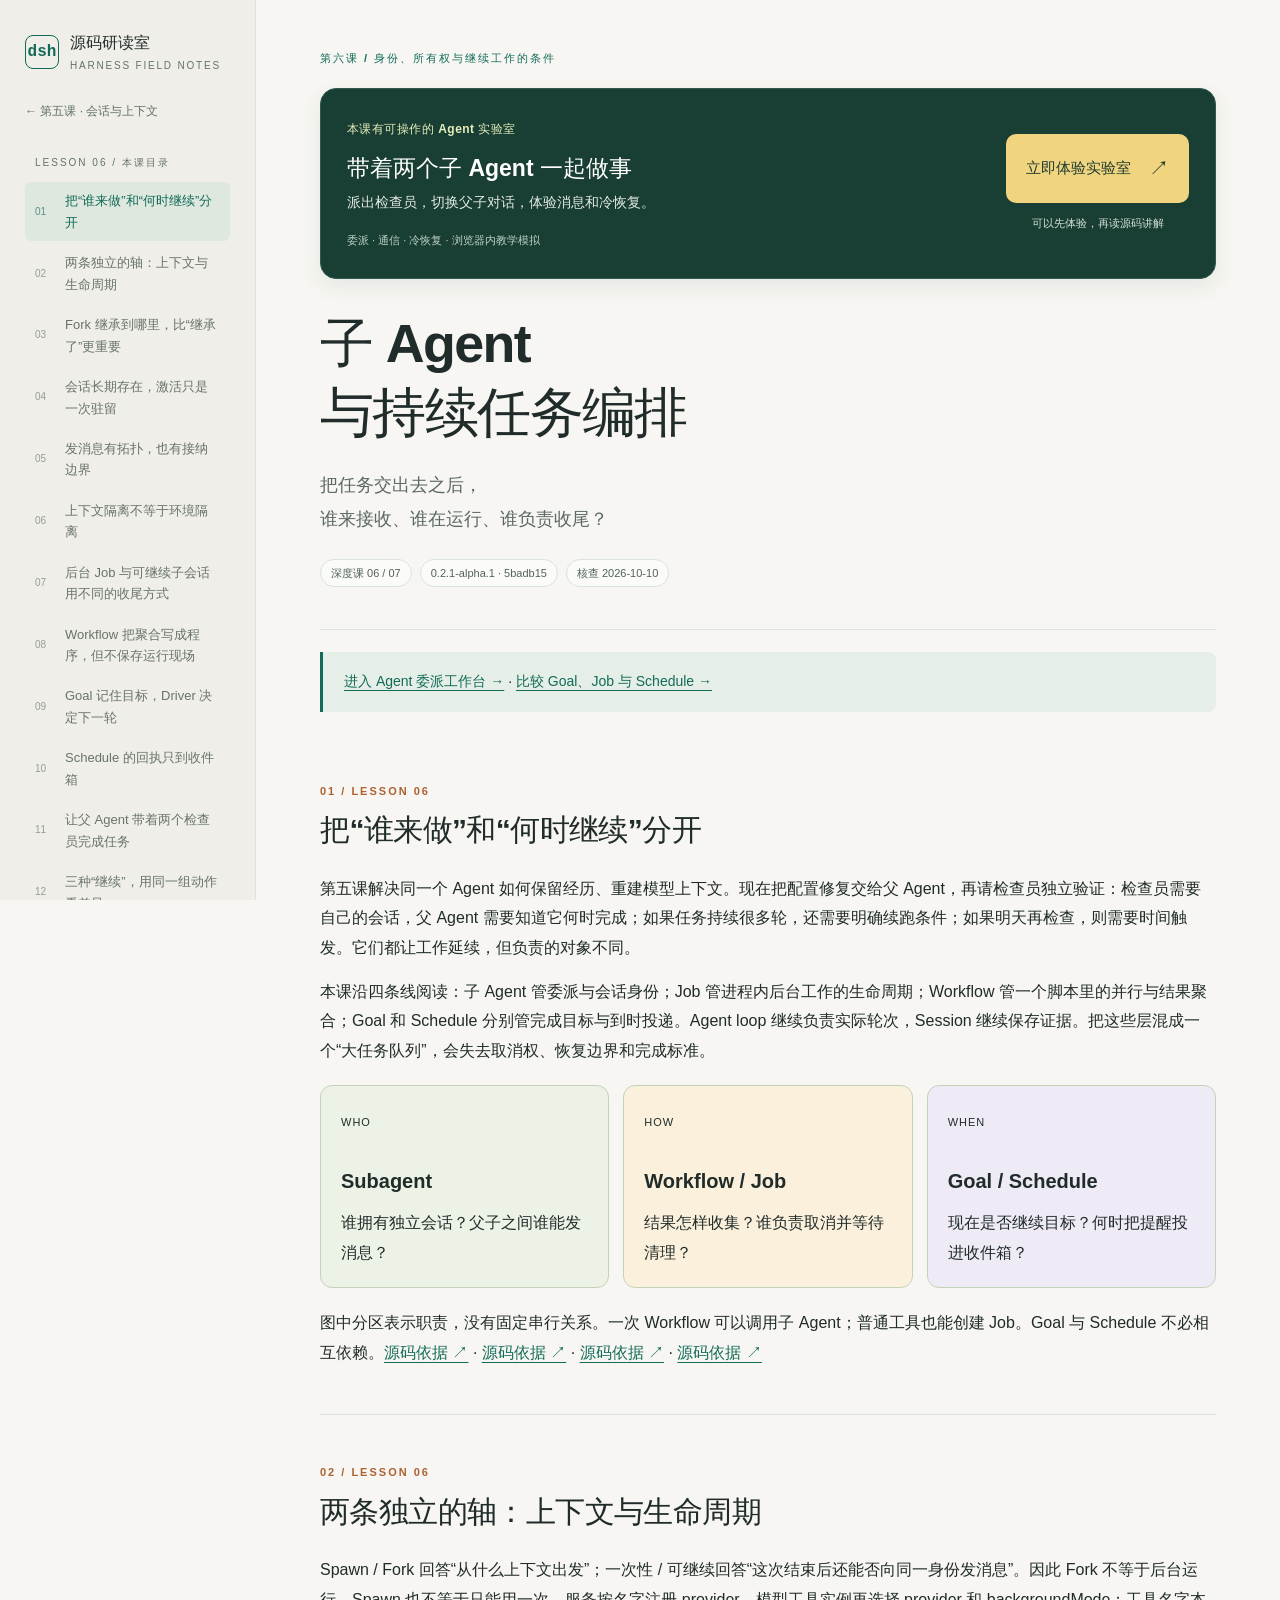
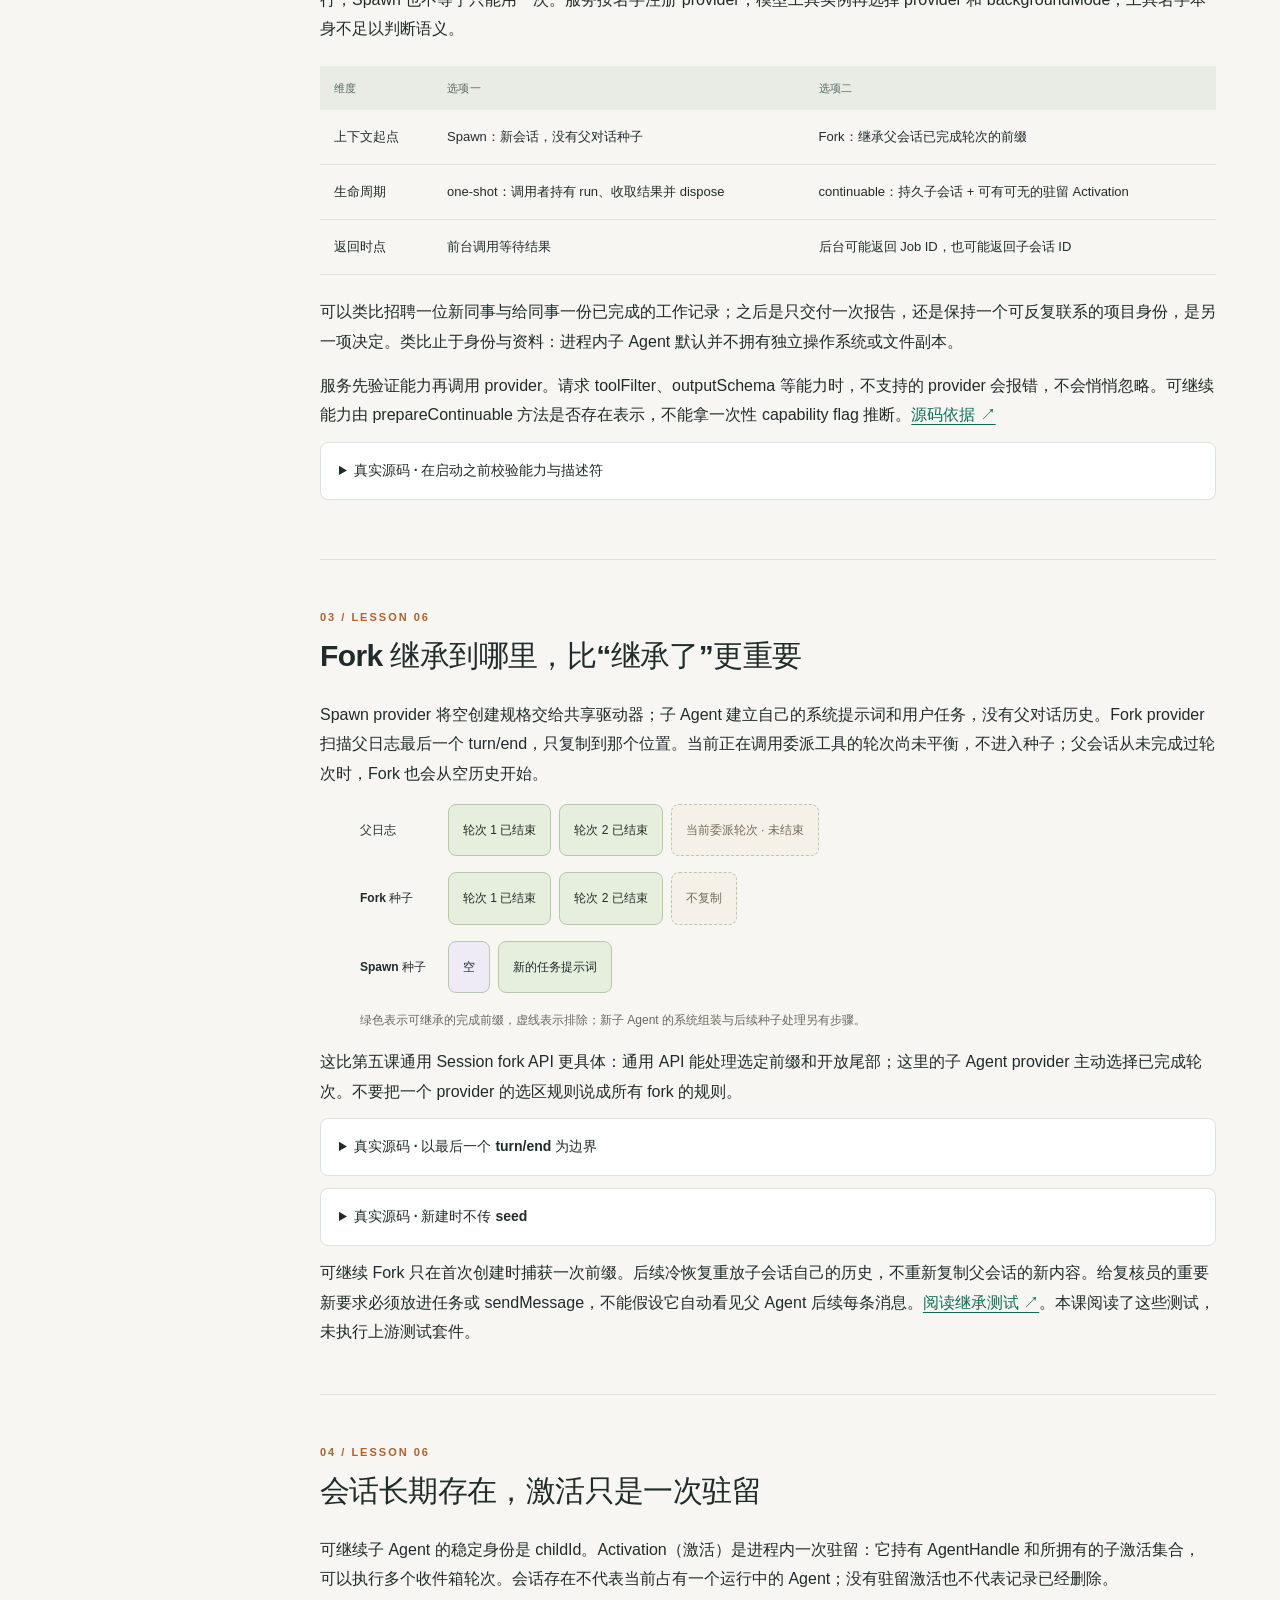
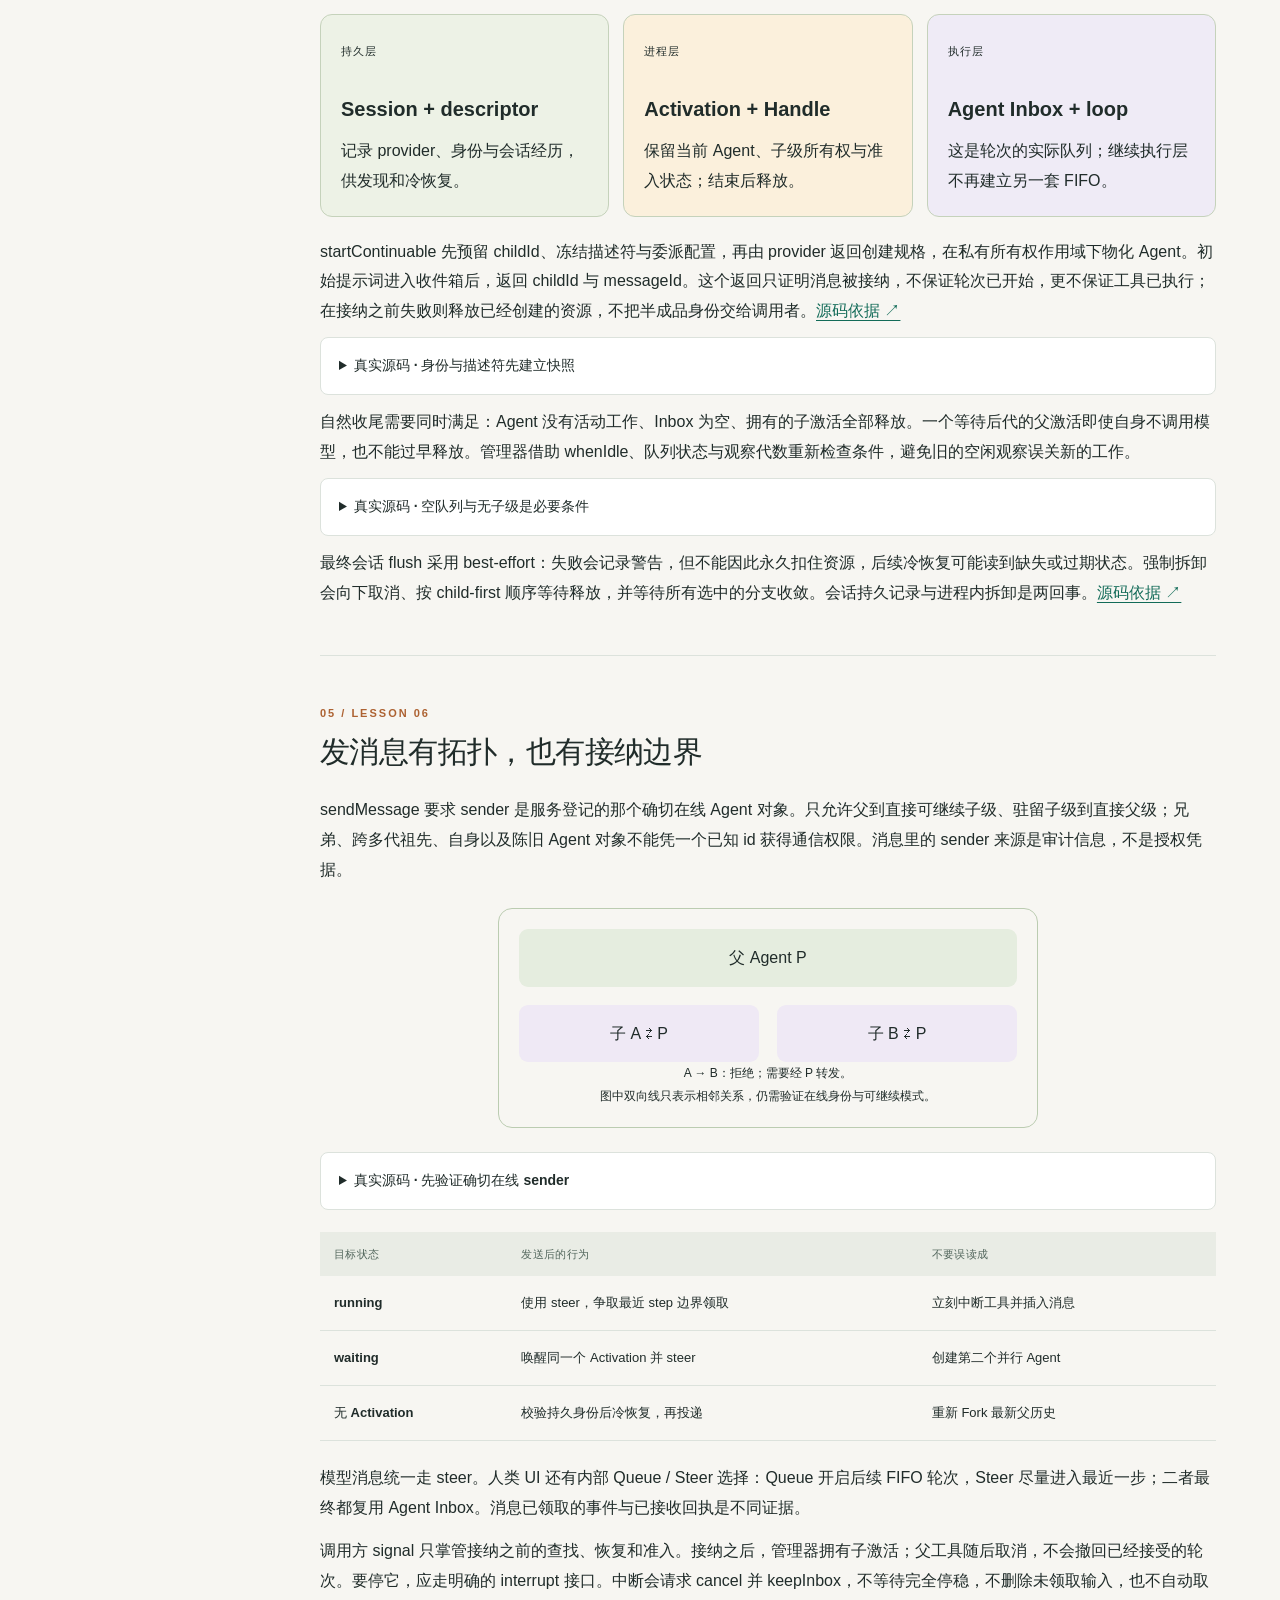
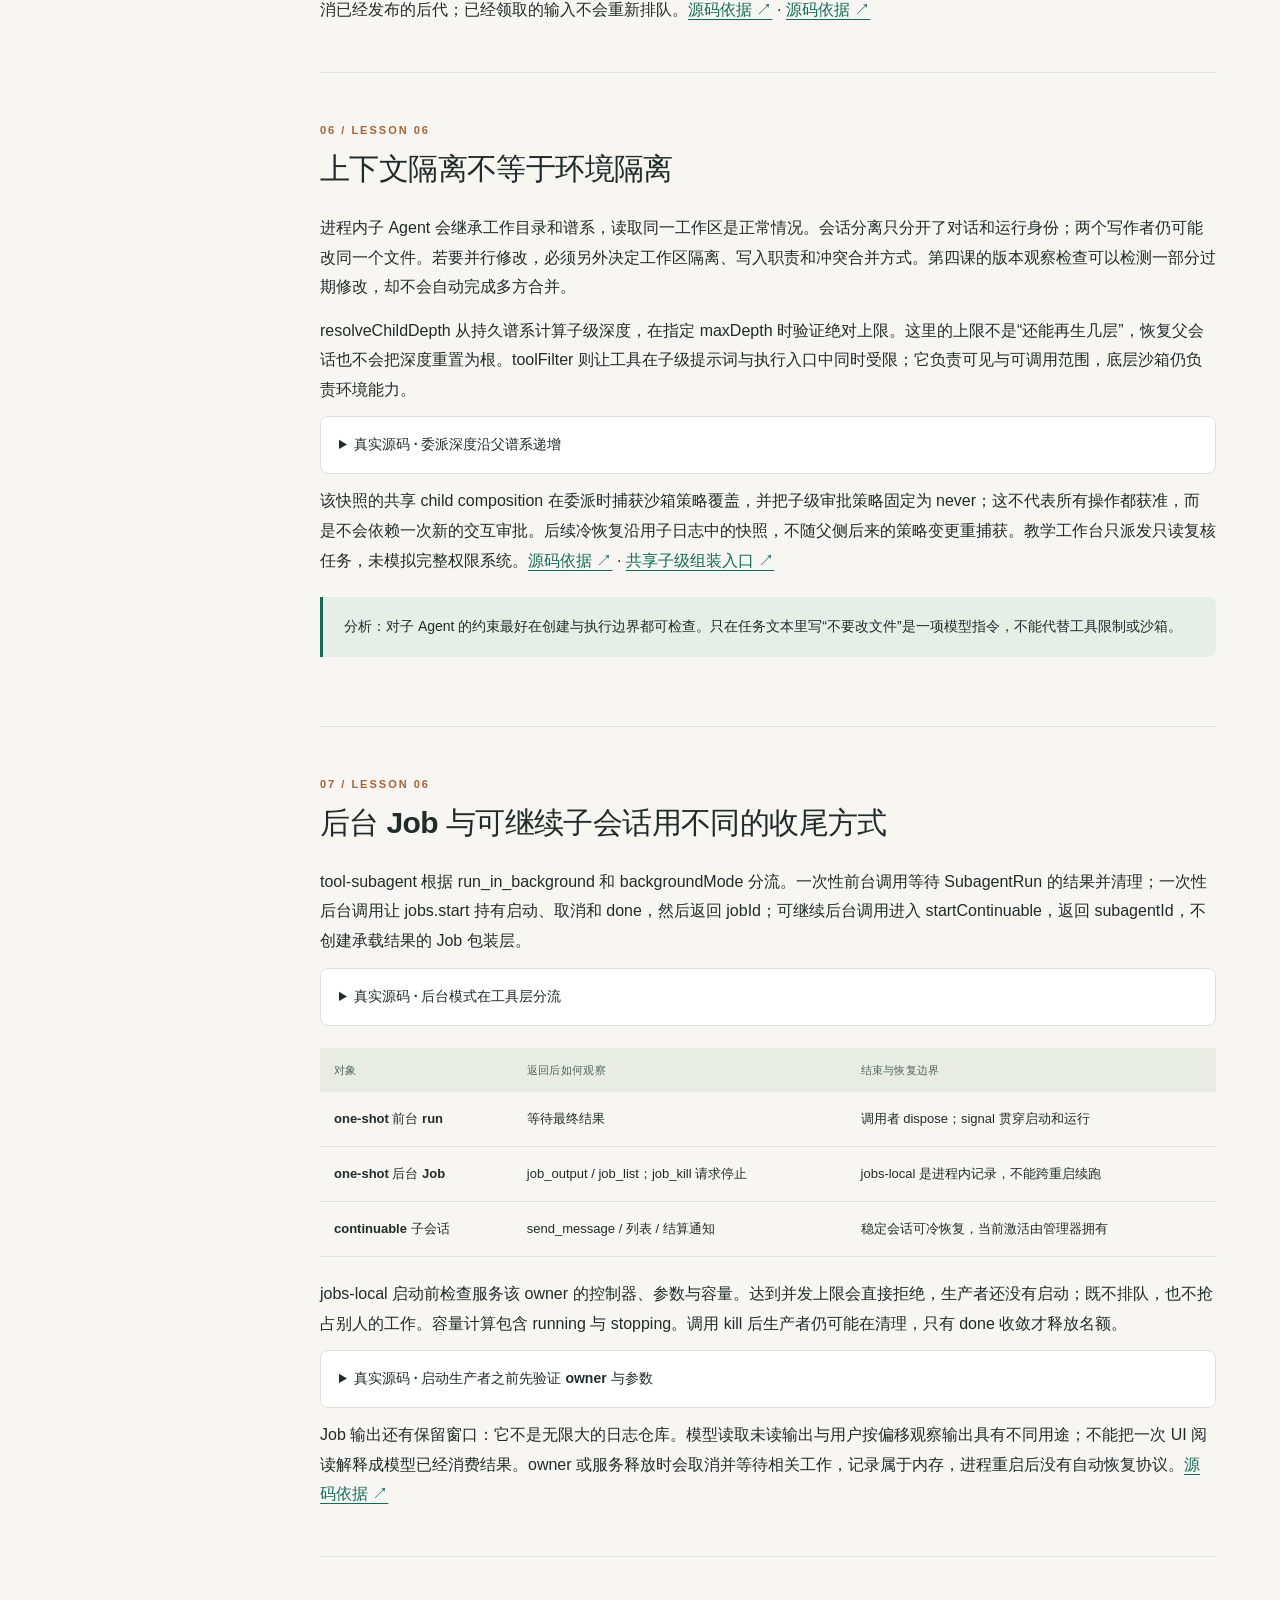
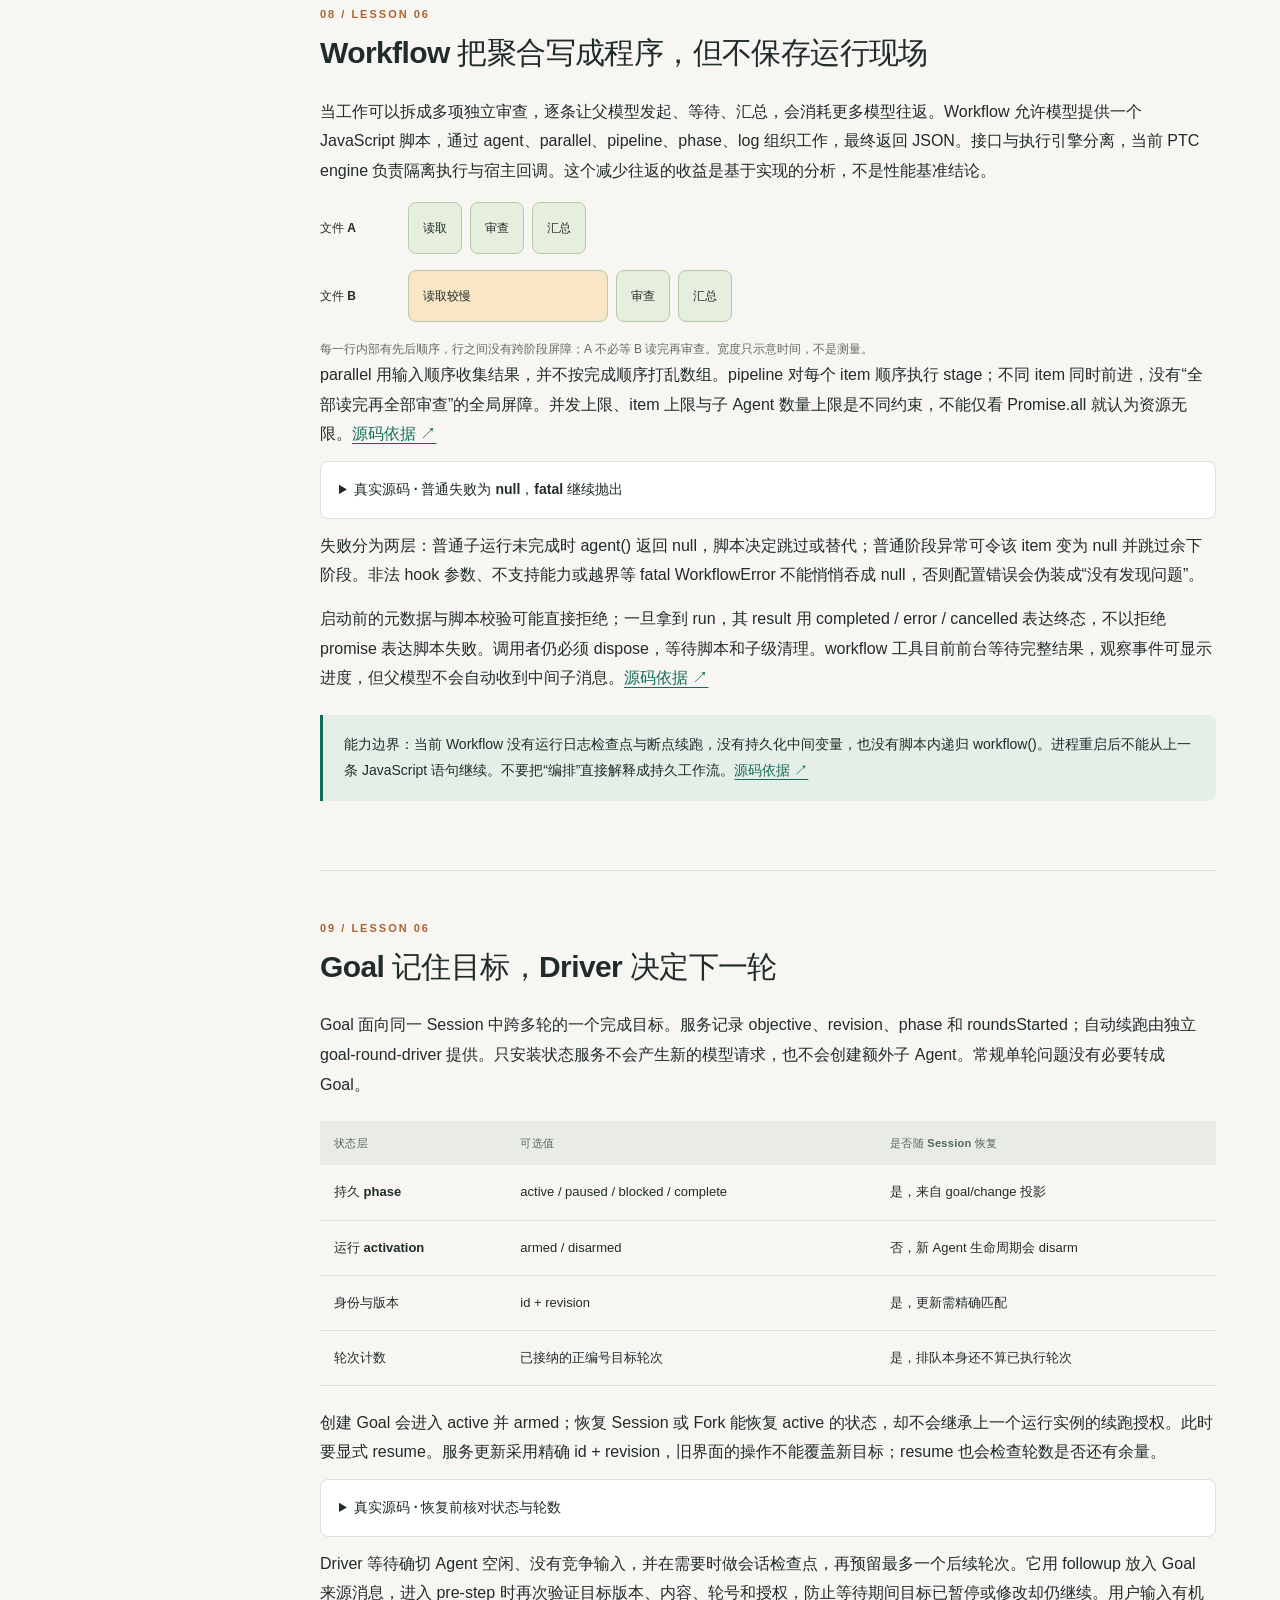
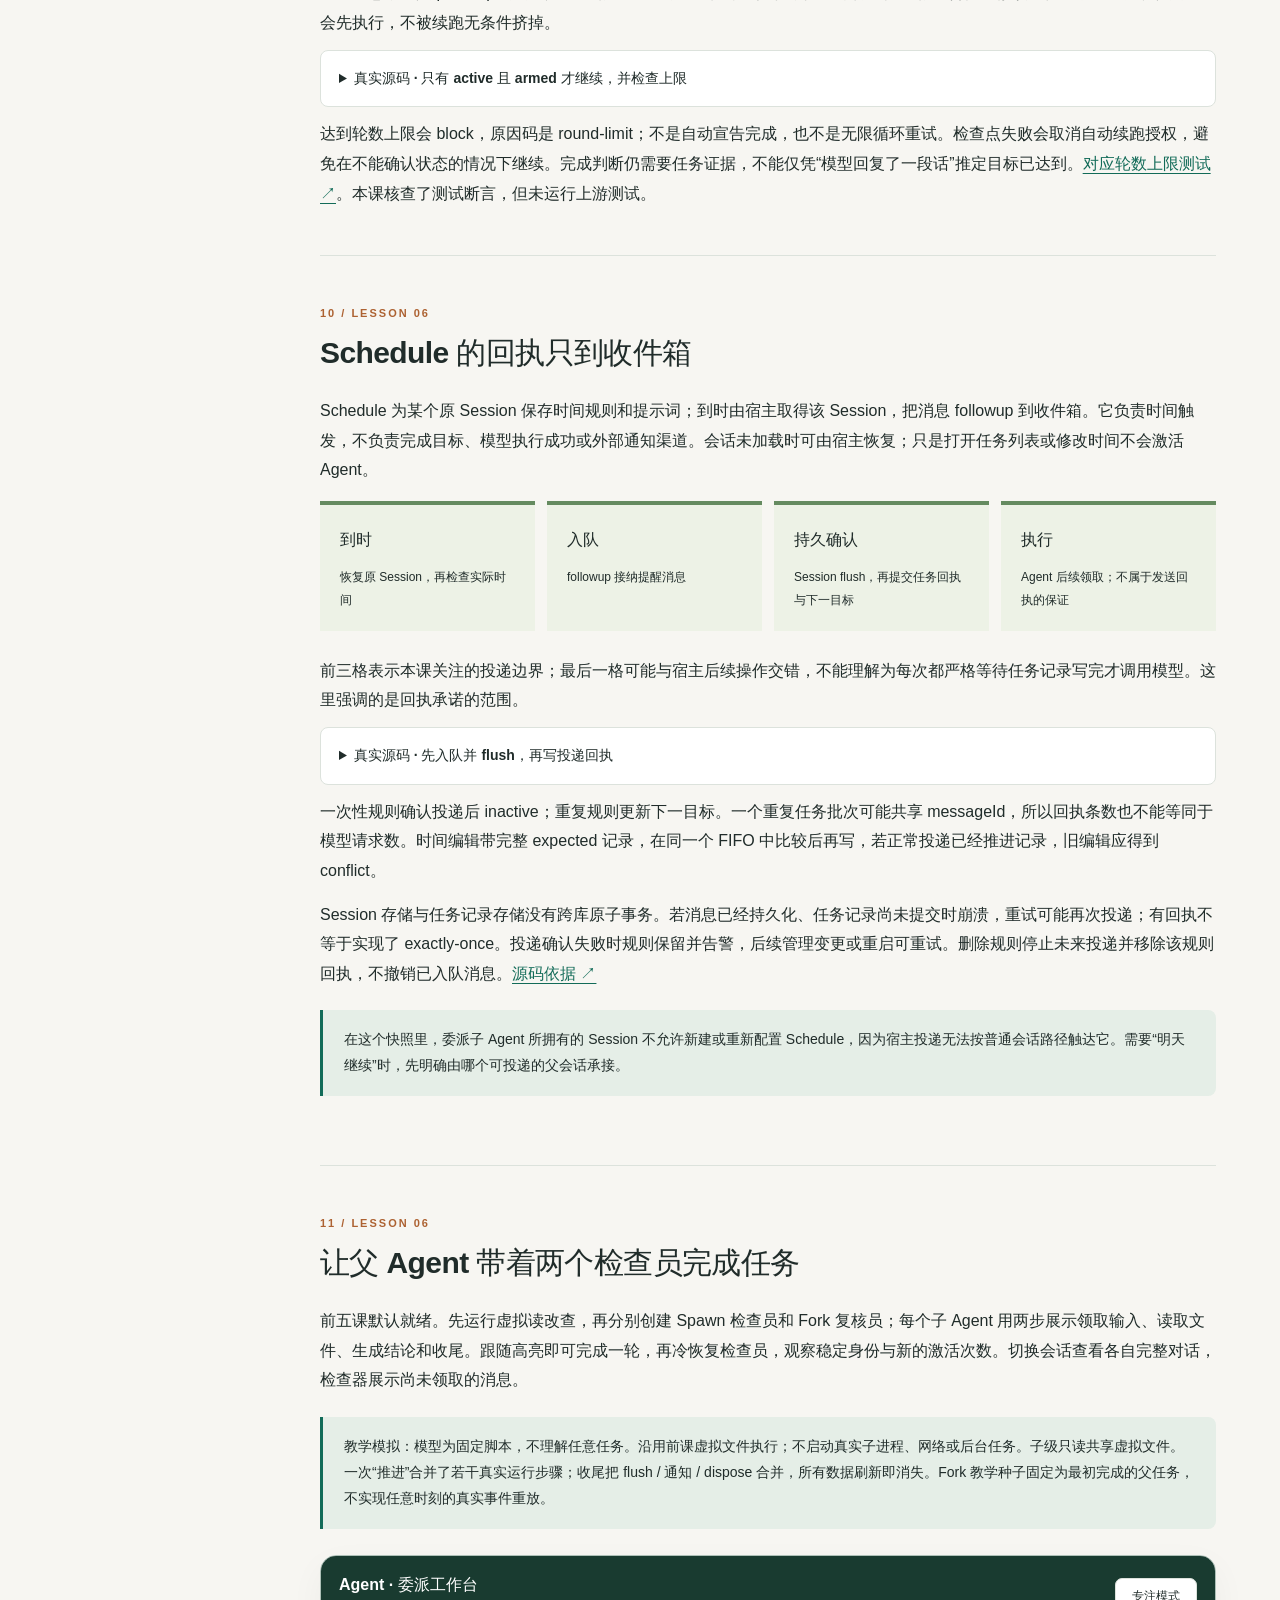
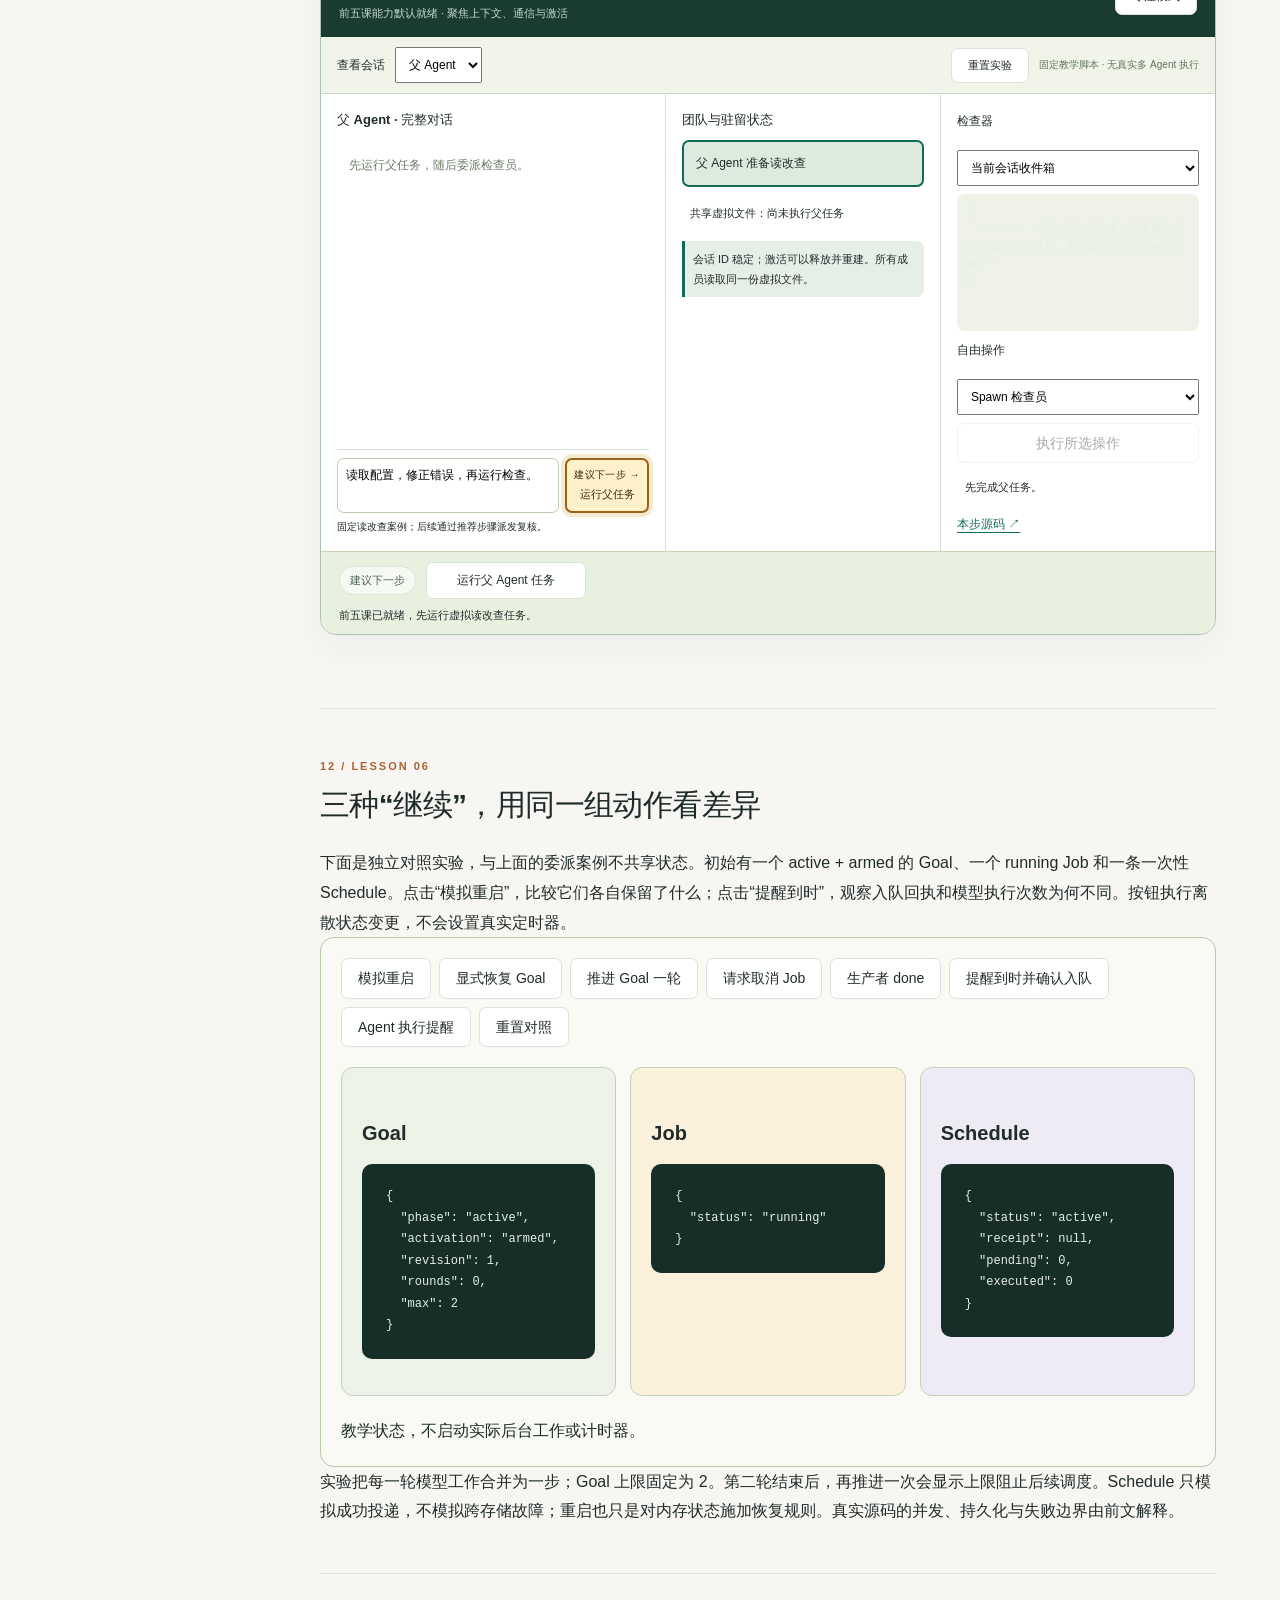
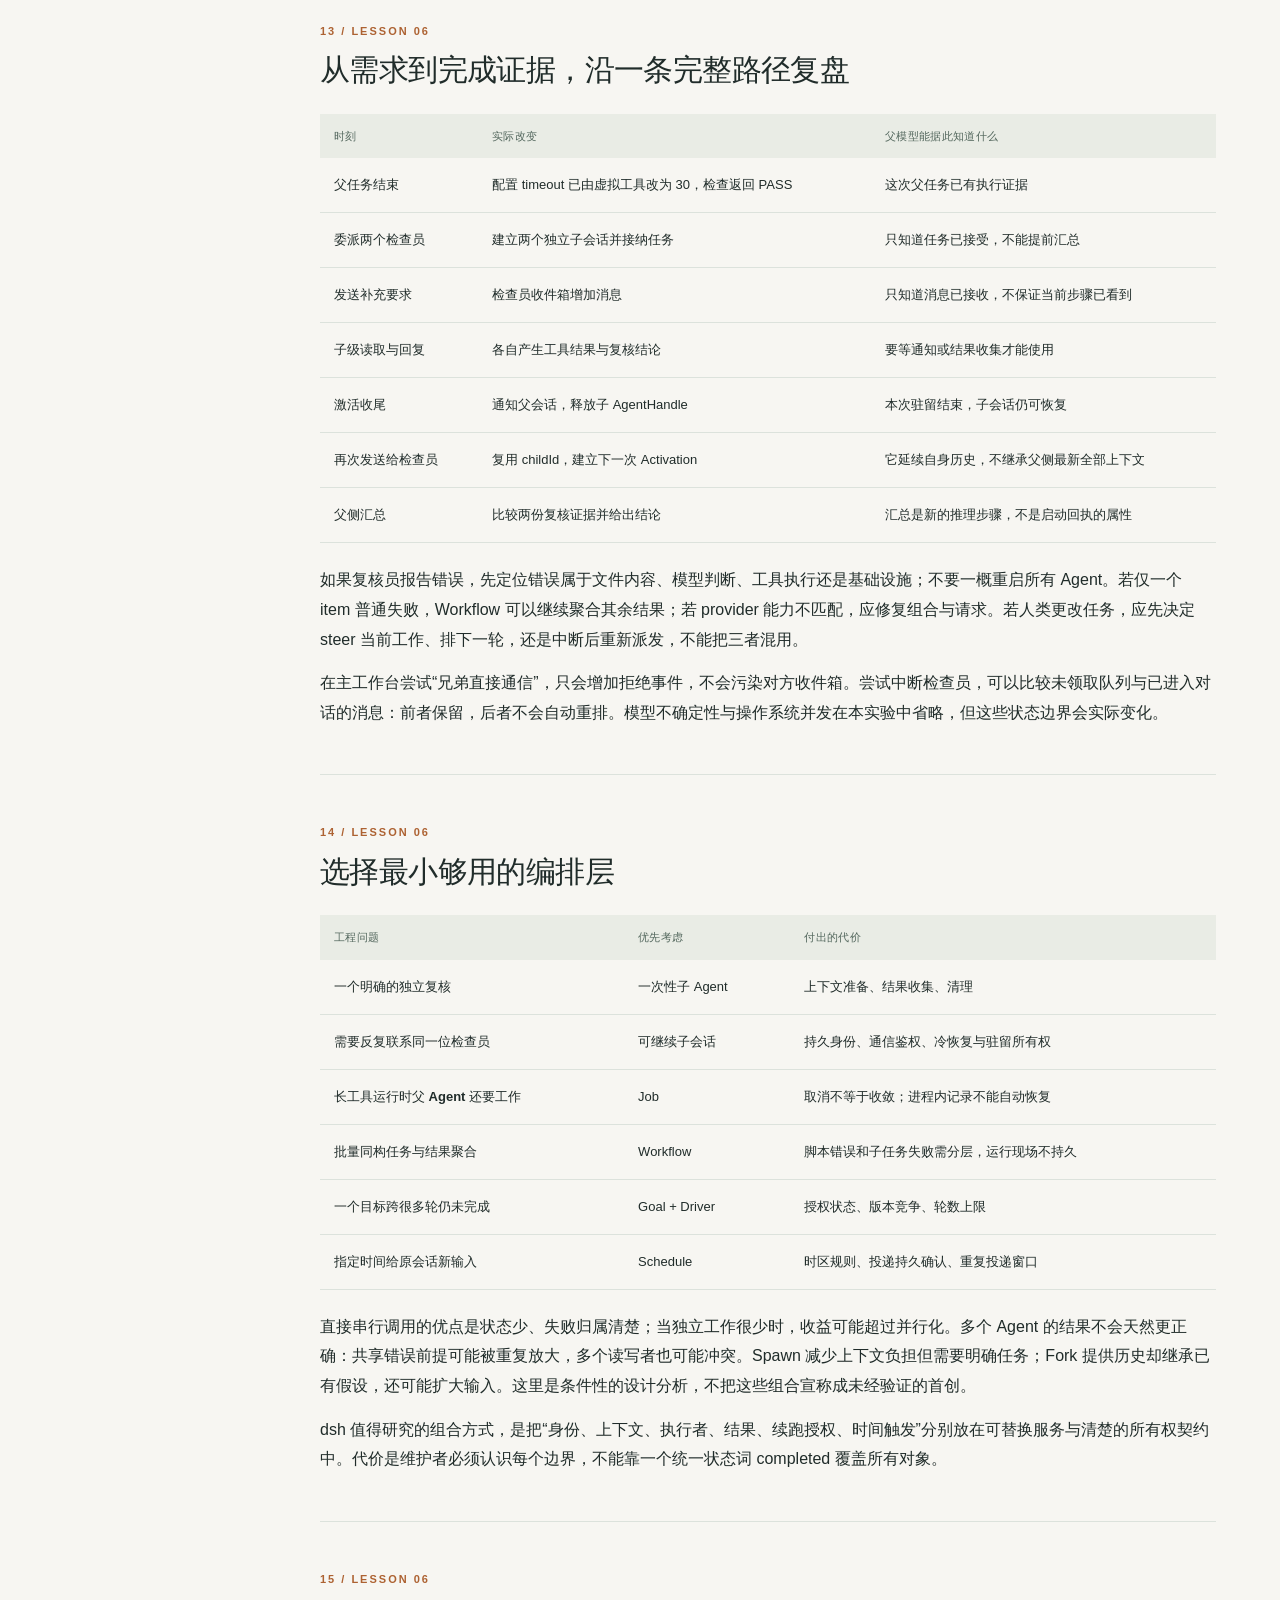
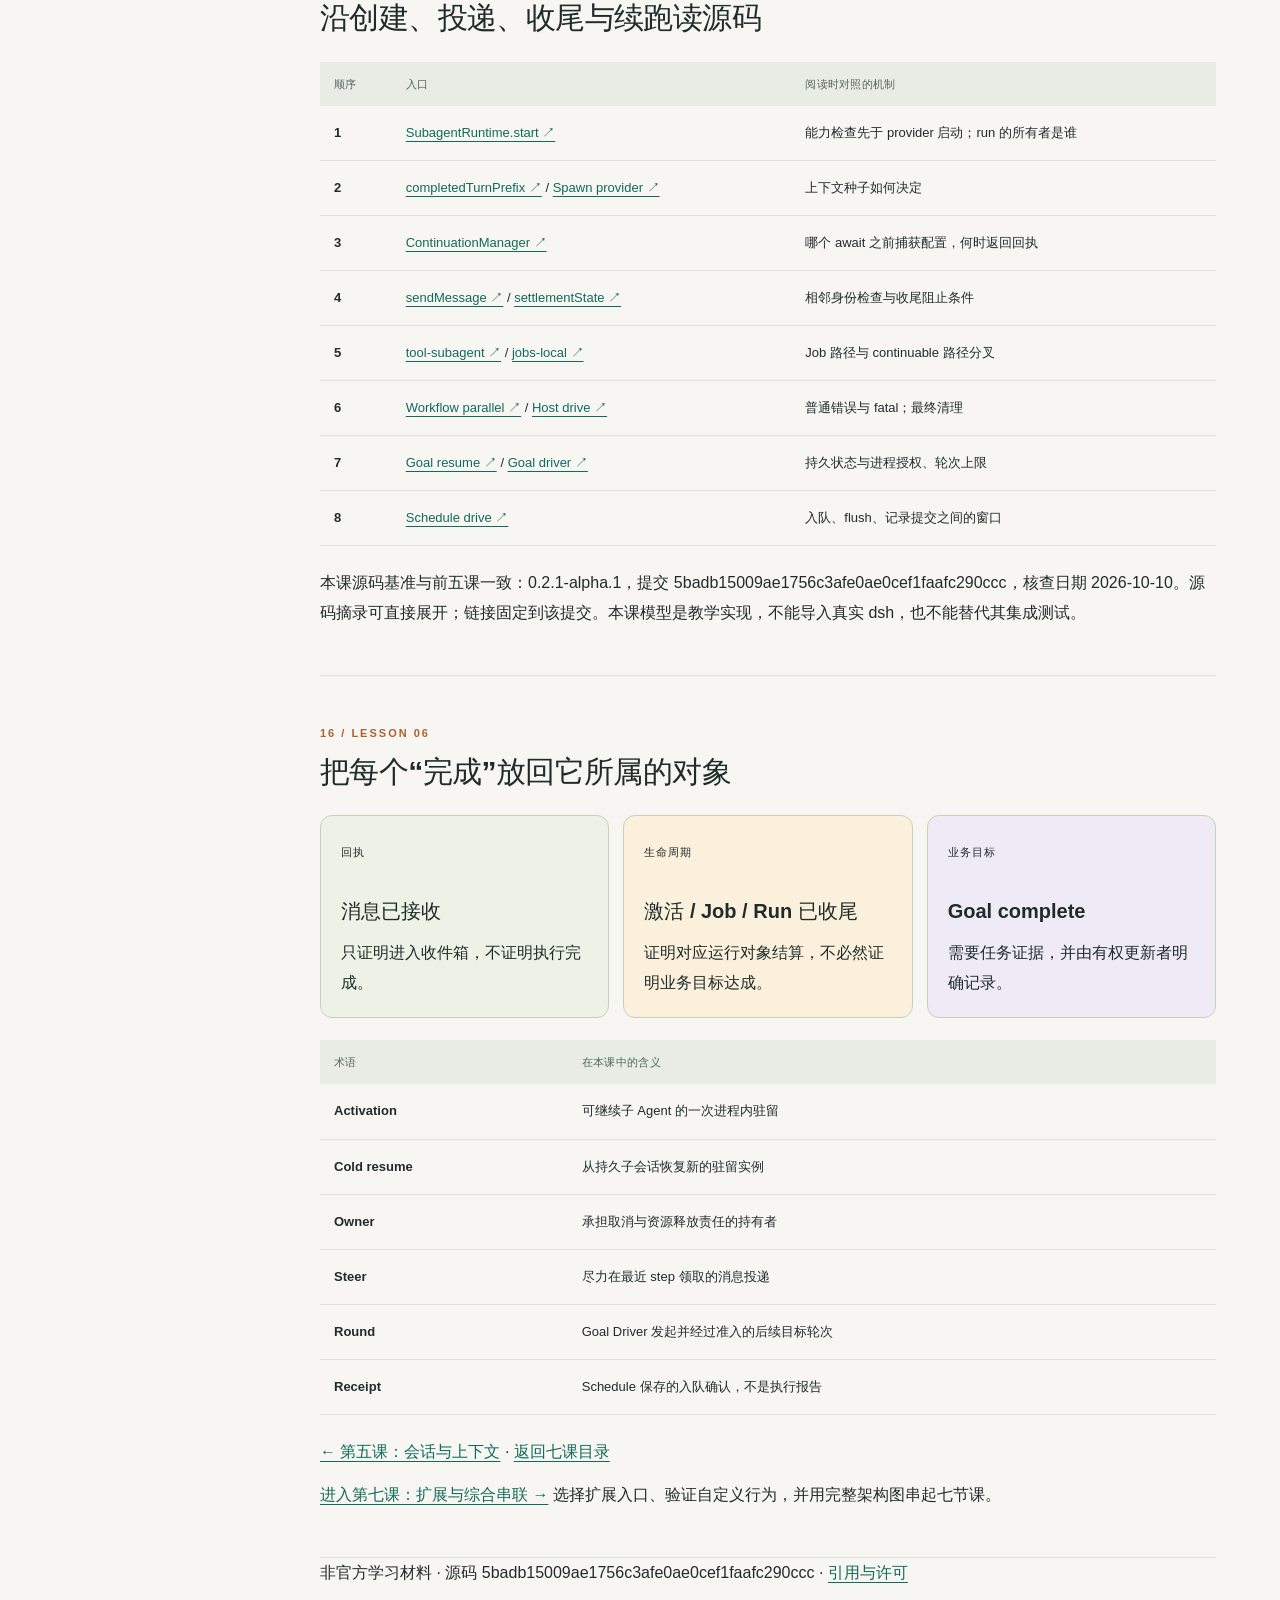
<file: lessons/06/index.html>
<!doctype html><html lang="zh-CN"><head><meta charset="utf-8"><meta name="viewport" content="width=device-width,initial-scale=1"><title>06 · 子 Agent 与持续任务编排 — DSH 源码研读室</title><meta name="description" content="从源码理解 Spawn、Fork、可继续子 Agent、Job、Workflow、Goal 和 Schedule，通过紧凑工作台体验委派与通信。"><link rel="stylesheet" href="../../assets/course.css?v=lesson06-1"><link rel="stylesheet" href="../../assets/workbench01.css?v=lesson06-1"><link rel="stylesheet" href="../../assets/lesson03.css?v=lesson06-1"><link rel="stylesheet" href="../../assets/lesson04.css?v=lesson06-1"><link rel="stylesheet" href="../../assets/lesson06.css?v=lesson06-1"><script src="sources.js" defer></script><script src="../../assets/workbench01-model.js?v=lesson06-1" defer></script><script src="../../assets/workbench02-model.js?v=lesson06-1" defer></script><script src="../../assets/workbench04-model.js?v=lesson06-1" defer></script><script src="../../assets/workbench05-model.js?v=lesson06-1" defer></script><script src="../../assets/workbench06-model.js?v=lesson06-1" defer></script><script src="../../assets/lesson06.js?v=lesson06-1" defer></script><link rel="stylesheet" href="../../assets/lab-entry.css?v=1"></head><body><a class="skip" href="#main">跳到正文</a><aside class="sidebar"><a class="brand" href="../../"><span class="brandmark">dsh</span><span>源码研读室<small>HARNESS FIELD NOTES</small></span></a><a class="back" href="../05/">← 第五课 · 会话与上下文</a><div class="nav-label">LESSON 06 / 本课目录</div><nav class="toc"><a href="#position"><b>01</b> 把“谁来做”和“何时继续”分开</a><a href="#axes"><b>02</b> 两条独立的轴：上下文与生命周期</a><a href="#seed"><b>03</b> Fork 继承到哪里，比“继承了”更重要</a><a href="#ownership"><b>04</b> 会话长期存在，激活只是一次驻留</a><a href="#communication"><b>05</b> 发消息有拓扑，也有接纳边界</a><a href="#isolation"><b>06</b> 上下文隔离不等于环境隔离</a><a href="#jobs"><b>07</b> 后台 Job 与可继续子会话用不同的收尾方式</a><a href="#workflow"><b>08</b> Workflow 把聚合写成程序，但不保存运行现场</a><a href="#goal"><b>09</b> Goal 记住目标，Driver 决定下一轮</a><a href="#schedule"><b>10</b> Schedule 的回执只到收件箱</a><a href="#workbench"><b>11</b> 让父 Agent 带着两个检查员完成任务</a><a href="#lab"><b>12</b> 三种“继续”，用同一组动作看差异</a><a href="#case"><b>13</b> 从需求到完成证据，沿一条完整路径复盘</a><a href="#tradeoffs"><b>14</b> 选择最小够用的编排层</a><a href="#sources"><b>15</b> 沿创建、投递、收尾与续跑读源码</a><a href="#recap"><b>16</b> 把每个“完成”放回它所属的对象</a></nav><div class="sidebar-foot"><progress id="reading-progress" max="100" value="0" aria-label="阅读位置"></progress><span id="reading-percent">阅读位置 0%</span><br>0.2.1-alpha.1 · 5badb15</div></aside><div class="mobile-header"><a href="../../">dsh / 源码研读室</a><select id="mobile-nav" aria-label="章节导航"><option value="">本课目录</option><option value="position">把“谁来做”和“何时继续”分开</option><option value="axes">两条独立的轴：上下文与生命周期</option><option value="seed">Fork 继承到哪里，比“继承了”更重要</option><option value="ownership">会话长期存在，激活只是一次驻留</option><option value="communication">发消息有拓扑，也有接纳边界</option><option value="isolation">上下文隔离不等于环境隔离</option><option value="jobs">后台 Job 与可继续子会话用不同的收尾方式</option><option value="workflow">Workflow 把聚合写成程序，但不保存运行现场</option><option value="goal">Goal 记住目标，Driver 决定下一轮</option><option value="schedule">Schedule 的回执只到收件箱</option><option value="workbench">让父 Agent 带着两个检查员完成任务</option><option value="lab">三种“继续”，用同一组动作看差异</option><option value="case">从需求到完成证据，沿一条完整路径复盘</option><option value="tradeoffs">选择最小够用的编排层</option><option value="sources">沿创建、投递、收尾与续跑读源码</option><option value="recap">把每个“完成”放回它所属的对象</option></select></div><main class="main" id="main"><header class="hero"><div class="eyebrow">第六课 / 身份、所有权与继续工作的条件</div><aside class="lab-entry" aria-label="本课交互实验室"><div class="lab-entry-copy"><span class="lab-entry-badge">本课有可操作的 Agent 实验室</span><h2>带着两个子 Agent 一起做事</h2><p>派出检查员，切换父子对话，体验消息和冷恢复。</p><small>委派 · 通信 · 冷恢复 · 浏览器内教学模拟</small></div><div class="lab-entry-action"><a class="lab-entry-button" href="#workbench">立即体验实验室 <span aria-hidden="true">↗</span></a><span>可以先体验，再读源码讲解</span></div></aside><h1>子 Agent<br>与持续任务编排</h1><p class="lead">把任务交出去之后，<br>谁来接收、谁在运行、谁负责收尾？</p><div class="meta"><span class="pill">深度课 06 / 07</span><span class="pill">0.2.1-alpha.1 · 5badb15</span><span class="pill">核查 2026-10-10</span></div></header><div class="note"><a href="#workbench">进入 Agent 委派工作台 →</a> · <a href="#lab">比较 Goal、Job 与 Schedule →</a></div><section class="lesson-section" id="position"><div class="section-no">01 / LESSON 06</div><h2>把“谁来做”和“何时继续”分开</h2><p>第五课解决同一个 Agent 如何保留经历、重建模型上下文。现在把配置修复交给父 Agent，再请检查员独立验证：检查员需要自己的会话，父 Agent 需要知道它何时完成；如果任务持续很多轮，还需要明确续跑条件；如果明天再检查，则需要时间触发。它们都让工作延续，但负责的对象不同。</p><p>本课沿四条线阅读：子 Agent 管委派与会话身份；Job 管进程内后台工作的生命周期；Workflow 管一个脚本里的并行与结果聚合；Goal 和 Schedule 分别管完成目标与到时投递。Agent loop 继续负责实际轮次，Session 继续保存证据。把这些层混成一个“大任务队列”，会失去取消权、恢复边界和完成标准。</p><div class="orchestration-cards"><article><small>WHO</small><h3>Subagent</h3><p>谁拥有独立会话？父子之间谁能发消息？</p></article><article><small>HOW</small><h3>Workflow / Job</h3><p>结果怎样收集？谁负责取消并等待清理？</p></article><article><small>WHEN</small><h3>Goal / Schedule</h3><p>现在是否继续目标？何时把提醒投进收件箱？</p></article></div><p>图中分区表示职责，没有固定串行关系。一次 Workflow 可以调用子 Agent；普通工具也能创建 Job。Goal 与 Schedule 不必相互依赖。<a href="https://github.com/deepseek-ai/deepseek-harness/blob/5badb15009ae1756c3afe0ae0cef1faafc290ccc/docs/subsystems/subagent.zh.md#L1-L1" target="_blank" rel="noopener">源码依据 ↗</a> · <a href="https://github.com/deepseek-ai/deepseek-harness/blob/5badb15009ae1756c3afe0ae0cef1faafc290ccc/packages/workflow/workflow/README.md#L6-L6" target="_blank" rel="noopener">源码依据 ↗</a> · <a href="https://github.com/deepseek-ai/deepseek-harness/blob/5badb15009ae1756c3afe0ae0cef1faafc290ccc/packages/goal/goal/README.md#L6-L6" target="_blank" rel="noopener">源码依据 ↗</a> · <a href="https://github.com/deepseek-ai/deepseek-harness/blob/5badb15009ae1756c3afe0ae0cef1faafc290ccc/docs/subsystems/schedule.zh.md#L1-L1" target="_blank" rel="noopener">源码依据 ↗</a></p></section>
<section class="lesson-section" id="axes"><div class="section-no">02 / LESSON 06</div><h2>两条独立的轴：上下文与生命周期</h2><p>Spawn / Fork 回答“从什么上下文出发”；一次性 / 可继续回答“这次结束后还能否向同一身份发消息”。因此 Fork 不等于后台运行，Spawn 也不等于只能用一次。服务按名字注册 provider，模型工具实例再选择 provider 和 backgroundMode；工具名字本身不足以判断语义。</p><div class="table-wrap"><table><thead><tr><th>维度</th><th>选项一</th><th>选项二</th></tr></thead><tbody><tr><td>上下文起点</td><td>Spawn：新会话，没有父对话种子</td><td>Fork：继承父会话已完成轮次的前缀</td></tr><tr><td>生命周期</td><td>one-shot：调用者持有 run、收取结果并 dispose</td><td>continuable：持久子会话 + 可有可无的驻留 Activation</td></tr><tr><td>返回时点</td><td>前台调用等待结果</td><td>后台可能返回 Job ID，也可能返回子会话 ID</td></tr></tbody></table></div><p>可以类比招聘一位新同事与给同事一份已完成的工作记录；之后是只交付一次报告，还是保持一个可反复联系的项目身份，是另一项决定。类比止于身份与资料：进程内子 Agent 默认并不拥有独立操作系统或文件副本。</p><p>服务先验证能力再调用 provider。请求 toolFilter、outputSchema 等能力时，不支持的 provider 会报错，不会悄悄忽略。可继续能力由 prepareContinuable 方法是否存在表示，不能拿一次性 capability flag 推断。<a href="https://github.com/deepseek-ai/deepseek-harness/blob/5badb15009ae1756c3afe0ae0cef1faafc290ccc/packages/subagent/subagent/src/index.ts#L557-L566" target="_blank" rel="noopener">源码依据 ↗</a></p><details class="source-block" id="source-capability"><summary>真实源码 · 在启动之前校验能力与描述符</summary><p><a href="https://github.com/deepseek-ai/deepseek-harness/blob/5badb15009ae1756c3afe0ae0cef1faafc290ccc/packages/subagent/subagent/src/index.ts#L557-L566" target="_blank" rel="noopener">packages/subagent/subagent/src/index.ts ↗</a></p><pre><code><span class="source-line"><span class="line-number" aria-hidden="true">557</span>  async start(name: string, request: SubagentStartRequest): Promise&lt;SubagentRun&gt; {</span>
<span class="source-line"><span class="line-number" aria-hidden="true">558</span>    const provider = this.expectProvider(name)</span>
<span class="source-line"><span class="line-number" aria-hidden="true">559</span>    this.assertCapabilities(provider, request)</span>
<span class="source-line"><span class="line-number" aria-hidden="true">560</span>    assertSubagentMaxDepth(request.maxDepth)</span>
<span class="source-line"><span class="line-number" aria-hidden="true">561</span>    if (request.outputSchema !== undefined) assertObjectJsonSchema(request.outputSchema)</span>
<span class="source-line"><span class="line-number" aria-hidden="true">562</span>    const descriptor = snapshotSubagentDescriptor({</span>
<span class="source-line"><span class="line-number" aria-hidden="true">563</span>      mode: &#x27;one-shot&#x27;,</span>
<span class="source-line"><span class="line-number" aria-hidden="true">564</span>      provider: name,</span>
<span class="source-line"><span class="line-number" aria-hidden="true">565</span>      ...request.label !== undefined ? { label: request.label } : {},</span>
<span class="source-line"><span class="line-number" aria-hidden="true">566</span>    })</span></code></pre></details></section>
<section class="lesson-section" id="seed"><div class="section-no">03 / LESSON 06</div><h2>Fork 继承到哪里，比“继承了”更重要</h2><p>Spawn provider 将空创建规格交给共享驱动器；子 Agent 建立自己的系统提示词和用户任务，没有父对话历史。Fork provider 扫描父日志最后一个 turn/end，只复制到那个位置。当前正在调用委派工具的轮次尚未平衡，不进入种子；父会话从未完成过轮次时，Fork 也会从空历史开始。</p><figure class="fork-lanes"><div><b>父日志</b><span>轮次 1 已结束</span><span>轮次 2 已结束</span><span class="excluded">当前委派轮次 · 未结束</span></div><div><b>Fork 种子</b><span>轮次 1 已结束</span><span>轮次 2 已结束</span><span class="excluded">不复制</span></div><div><b>Spawn 种子</b><span class="empty">空</span><span>新的任务提示词</span></div><figcaption>绿色表示可继承的完成前缀，虚线表示排除；新子 Agent 的系统组装与后续种子处理另有步骤。</figcaption></figure><p>这比第五课通用 Session fork API 更具体：通用 API 能处理选定前缀和开放尾部；这里的子 Agent provider 主动选择已完成轮次。不要把一个 provider 的选区规则说成所有 fork 的规则。</p><details class="source-block" id="source-fork"><summary>真实源码 · 以最后一个 turn/end 为边界</summary><p><a href="https://github.com/deepseek-ai/deepseek-harness/blob/5badb15009ae1756c3afe0ae0cef1faafc290ccc/packages/subagent/subagent-fork-in-process/src/index.ts#L48-L56" target="_blank" rel="noopener">packages/subagent/subagent-fork-in-process/src/index.ts ↗</a></p><pre><code><span class="source-line"><span class="line-number" aria-hidden="true">48</span>function completedTurnPrefix(parent: Agent): SessionEvent[] {</span>
<span class="source-line"><span class="line-number" aria-hidden="true">49</span>  // oxlint-disable-next-line typescript/no-deprecated -- Existing Session history read; migration deferred.</span>
<span class="source-line"><span class="line-number" aria-hidden="true">50</span>  const events = parent.session.snapshotEvents()</span>
<span class="source-line"><span class="line-number" aria-hidden="true">51</span>  const lastEnd = events.findLast(e =&gt; e.type === &#x27;turn/end&#x27;)</span>
<span class="source-line"><span class="line-number" aria-hidden="true">52</span>  if (lastEnd === undefined) return []</span>
<span class="source-line"><span class="line-number" aria-hidden="true">53</span>  // seq === array index (the append contract), so slice up to and including it.</span>
<span class="source-line"><span class="line-number" aria-hidden="true">54</span>  return events.slice(0, lastEnd.seq + 1)</span>
<span class="source-line"><span class="line-number" aria-hidden="true">55</span>}</span>
<span class="source-line"><span class="line-number" aria-hidden="true">56</span></span></code></pre></details><details class="source-block" id="source-spawn"><summary>真实源码 · 新建时不传 seed</summary><p><a href="https://github.com/deepseek-ai/deepseek-harness/blob/5badb15009ae1756c3afe0ae0cef1faafc290ccc/packages/subagent/subagent-spawn-in-process/src/index.ts#L54-L61" target="_blank" rel="noopener">packages/subagent/subagent-spawn-in-process/src/index.ts ↗</a></p><pre><code><span class="source-line"><span class="line-number" aria-hidden="true">54</span>  start(request: ResolvedSubagentStartRequest) {</span>
<span class="source-line"><span class="line-number" aria-hidden="true">55</span>    // Fresh child: no seed. The shared driver mints ids, stamps cwd/lineage/</span>
<span class="source-line"><span class="line-number" aria-hidden="true">56</span>    // depth, drives the one-shot (including the structured capture when the</span>
<span class="source-line"><span class="line-number" aria-hidden="true">57</span>    // request carries an outputSchema), and maps the result.</span>
<span class="source-line"><span class="line-number" aria-hidden="true">58</span>    return startInProcessRun(request, {})</span>
<span class="source-line"><span class="line-number" aria-hidden="true">59</span>  }</span>
<span class="source-line"><span class="line-number" aria-hidden="true">60</span></span>
<span class="source-line"><span class="line-number" aria-hidden="true">61</span>  prepareContinuable(): Promise&lt;ContinuableCreateSpec&gt; {</span></code></pre></details><p>可继续 Fork 只在首次创建时捕获一次前缀。后续冷恢复重放子会话自己的历史，不重新复制父会话的新内容。给复核员的重要新要求必须放进任务或 sendMessage，不能假设它自动看见父 Agent 后续每条消息。<a href="https://github.com/deepseek-ai/deepseek-harness/blob/5badb15009ae1756c3afe0ae0cef1faafc290ccc/packages/subagent/subagent/tests/continuation-inheritance.spec.ts#L263-L275" target="_blank" rel="noopener">阅读继承测试 ↗</a>。本课阅读了这些测试，未执行上游测试套件。</p></section>
<section class="lesson-section" id="ownership"><div class="section-no">04 / LESSON 06</div><h2>会话长期存在，激活只是一次驻留</h2><p>可继续子 Agent 的稳定身份是 childId。Activation（激活）是进程内一次驻留：它持有 AgentHandle 和所拥有的子激活集合，可以执行多个收件箱轮次。会话存在不代表当前占有一个运行中的 Agent；没有驻留激活也不代表记录已经删除。</p><div class="orchestration-cards"><article><small>持久层</small><h3>Session + descriptor</h3><p>记录 provider、身份与会话经历，供发现和冷恢复。</p></article><article><small>进程层</small><h3>Activation + Handle</h3><p>保留当前 Agent、子级所有权与准入状态；结束后释放。</p></article><article><small>执行层</small><h3>Agent Inbox + loop</h3><p>这是轮次的实际队列；继续执行层不再建立另一套 FIFO。</p></article></div><p>startContinuable 先预留 childId、冻结描述符与委派配置，再由 provider 返回创建规格，在私有所有权作用域下物化 Agent。初始提示词进入收件箱后，返回 childId 与 messageId。这个返回只证明消息被接纳，不保证轮次已开始，更不保证工具已执行；在接纳之前失败则释放已经创建的资源，不把半成品身份交给调用者。<a href="https://github.com/deepseek-ai/deepseek-harness/blob/5badb15009ae1756c3afe0ae0cef1faafc290ccc/packages/subagent/subagent/src/continuation.ts#L104-L117" target="_blank" rel="noopener">源码依据 ↗</a></p><details class="source-block" id="source-continuation"><summary>真实源码 · 身份与描述符先建立快照</summary><p><a href="https://github.com/deepseek-ai/deepseek-harness/blob/5badb15009ae1756c3afe0ae0cef1faafc290ccc/packages/subagent/subagent/src/continuation.ts#L104-L117" target="_blank" rel="noopener">packages/subagent/subagent/src/continuation.ts ↗</a></p><pre><code><span class="source-line"><span class="line-number" aria-hidden="true">104</span>  async startContinuable(spec: ContinuableStartSpec): Promise&lt;ContinuableStart&gt; {</span>
<span class="source-line"><span class="line-number" aria-hidden="true">105</span>    const request = spec.request</span>
<span class="source-line"><span class="line-number" aria-hidden="true">106</span>    const parent = request.parent</span>
<span class="source-line"><span class="line-number" aria-hidden="true">107</span>    this.activations.assertAdmitting(parent)</span>
<span class="source-line"><span class="line-number" aria-hidden="true">108</span>    const persistence = this.requirePersistence()</span>
<span class="source-line"><span class="line-number" aria-hidden="true">109</span>    assertSubagentMaxDepth(request.maxDepth)</span>
<span class="source-line"><span class="line-number" aria-hidden="true">110</span>    const childId = spec.childId ?? brandString&lt;SessionId&gt;(randomUUID())</span>
<span class="source-line"><span class="line-number" aria-hidden="true">111</span>    this.activations.assertChildIdAvailable(childId)</span>
<span class="source-line"><span class="line-number" aria-hidden="true">112</span>    const childDepth = resolveChildDepth(parent, request.maxDepth)</span>
<span class="source-line"><span class="line-number" aria-hidden="true">113</span>    // Snapshot before any await: invalid descriptor JSON rejects the call</span>
<span class="source-line"><span class="line-number" aria-hidden="true">114</span>    // before a child exists, and the detached value is what reaches the log.</span>
<span class="source-line"><span class="line-number" aria-hidden="true">115</span>    const agentOptions = resolveChildAgentOptions(parent, request.agentOptions, childDepth)</span>
<span class="source-line"><span class="line-number" aria-hidden="true">116</span>    const agentProvider = agentOptions.provider</span>
<span class="source-line"><span class="line-number" aria-hidden="true">117</span>    const agentModel = agentOptions.model</span></code></pre></details><p>自然收尾需要同时满足：Agent 没有活动工作、Inbox 为空、拥有的子激活全部释放。一个等待后代的父激活即使自身不调用模型，也不能过早释放。管理器借助 whenIdle、队列状态与观察代数重新检查条件，避免旧的空闲观察误关新的工作。</p><details class="source-block" id="source-resident"><summary>真实源码 · 空队列与无子级是必要条件</summary><p><a href="https://github.com/deepseek-ai/deepseek-harness/blob/5badb15009ae1756c3afe0ae0cef1faafc290ccc/packages/subagent/subagent/src/continuation-activation.ts#L782-L790" target="_blank" rel="noopener">packages/subagent/subagent/src/continuation-activation.ts ↗</a></p><pre><code><span class="source-line"><span class="line-number" aria-hidden="true">782</span>  private settlementState(</span>
<span class="source-line"><span class="line-number" aria-hidden="true">783</span>    activation: Activation,</span>
<span class="source-line"><span class="line-number" aria-hidden="true">784</span>    observation: PromiseWithResolvers&lt;void&gt;,</span>
<span class="source-line"><span class="line-number" aria-hidden="true">785</span>  ): SettlementState {</span>
<span class="source-line"><span class="line-number" aria-hidden="true">786</span>    if (activation.inbox.closing !== undefined) return &#x27;closed&#x27;</span>
<span class="source-line"><span class="line-number" aria-hidden="true">787</span>    if (activation.poke !== observation) return &#x27;retry&#x27;</span>
<span class="source-line"><span class="line-number" aria-hidden="true">788</span>    if (activation.inbox.hasPending || activation.ownedChildren.size &gt; 0) return &#x27;wait&#x27;</span>
<span class="source-line"><span class="line-number" aria-hidden="true">789</span>    return &#x27;ready&#x27;</span>
<span class="source-line"><span class="line-number" aria-hidden="true">790</span>  }</span></code></pre></details><p>最终会话 flush 采用 best-effort：失败会记录警告，但不能因此永久扣住资源，后续冷恢复可能读到缺失或过期状态。强制拆卸会向下取消、按 child-first 顺序等待释放，并等待所有选中的分支收敛。会话持久记录与进程内拆卸是两回事。<a href="https://github.com/deepseek-ai/deepseek-harness/blob/5badb15009ae1756c3afe0ae0cef1faafc290ccc/packages/subagent/subagent/src/continuation-activation.ts#L793-L805" target="_blank" rel="noopener">源码依据 ↗</a></p></section>
<section class="lesson-section" id="communication"><div class="section-no">05 / LESSON 06</div><h2>发消息有拓扑，也有接纳边界</h2><p>sendMessage 要求 sender 是服务登记的那个确切在线 Agent 对象。只允许父到直接可继续子级、驻留子级到直接父级；兄弟、跨多代祖先、自身以及陈旧 Agent 对象不能凭一个已知 id 获得通信权限。消息里的 sender 来源是审计信息，不是授权凭据。</p><div class="adjacency"><div class="parent-node">父 Agent P</div><div class="child-pair"><span>子 A ⇄ P</span><span>子 B ⇄ P</span></div><p>A → B：拒绝；需要经 P 转发。<br>图中双向线只表示相邻关系，仍需验证在线身份与可继续模式。</p></div><details class="source-block" id="source-message"><summary>真实源码 · 先验证确切在线 sender</summary><p><a href="https://github.com/deepseek-ai/deepseek-harness/blob/5badb15009ae1756c3afe0ae0cef1faafc290ccc/packages/subagent/subagent/src/continuation.ts#L204-L219" target="_blank" rel="noopener">packages/subagent/subagent/src/continuation.ts ↗</a></p><pre><code><span class="source-line"><span class="line-number" aria-hidden="true">204</span>  async sendMessage(</span>
<span class="source-line"><span class="line-number" aria-hidden="true">205</span>    sender: Agent,</span>
<span class="source-line"><span class="line-number" aria-hidden="true">206</span>    targetId: SessionId,</span>
<span class="source-line"><span class="line-number" aria-hidden="true">207</span>    content: ContentBlock[],</span>
<span class="source-line"><span class="line-number" aria-hidden="true">208</span>    options: SubagentSendMessageOptions,</span>
<span class="source-line"><span class="line-number" aria-hidden="true">209</span>  ): Promise&lt;MessageId&gt; {</span>
<span class="source-line"><span class="line-number" aria-hidden="true">210</span>    if (this.ctx.agents.get(sender.id) !== sender) {</span>
<span class="source-line"><span class="line-number" aria-hidden="true">211</span>      throw new SubagentError(</span>
<span class="source-line"><span class="line-number" aria-hidden="true">212</span>        &#x27;message delivery requires the exact live sender agent&#x27;,</span>
<span class="source-line"><span class="line-number" aria-hidden="true">213</span>        &#x27;UNAUTHORIZED&#x27;,</span>
<span class="source-line"><span class="line-number" aria-hidden="true">214</span>      )</span>
<span class="source-line"><span class="line-number" aria-hidden="true">215</span>    }</span>
<span class="source-line"><span class="line-number" aria-hidden="true">216</span>    this.activations.assertAdmitting(sender)</span>
<span class="source-line"><span class="line-number" aria-hidden="true">217</span>    const senderActivation = this.activations.get(sender.id)</span>
<span class="source-line"><span class="line-number" aria-hidden="true">218</span>    if (senderActivation !== undefined</span>
<span class="source-line"><span class="line-number" aria-hidden="true">219</span>      &amp;&amp; senderActivation.handle.agent === sender</span></code></pre></details><div class="table-wrap"><table><thead><tr><th>目标状态</th><th>发送后的行为</th><th>不要误读成</th></tr></thead><tbody><tr><td>running</td><td>使用 steer，争取最近 step 边界领取</td><td>立刻中断工具并插入消息</td></tr><tr><td>waiting</td><td>唤醒同一个 Activation 并 steer</td><td>创建第二个并行 Agent</td></tr><tr><td>无 Activation</td><td>校验持久身份后冷恢复，再投递</td><td>重新 Fork 最新父历史</td></tr></tbody></table></div><p>模型消息统一走 steer。人类 UI 还有内部 Queue / Steer 选择：Queue 开启后续 FIFO 轮次，Steer 尽量进入最近一步；二者最终都复用 Agent Inbox。消息已领取的事件与已接收回执是不同证据。</p><p>调用方 signal 只掌管接纳之前的查找、恢复和准入。接纳之后，管理器拥有子激活；父工具随后取消，不会撤回已经接受的轮次。要停它，应走明确的 interrupt 接口。中断会请求 cancel 并 keepInbox，不等待完全停稳，不删除未领取输入，也不自动取消已经发布的后代；已经领取的输入不会重新排队。<a href="https://github.com/deepseek-ai/deepseek-harness/blob/5badb15009ae1756c3afe0ae0cef1faafc290ccc/packages/subagent/subagent/src/continuation-activation.ts#L324-L324" target="_blank" rel="noopener">源码依据 ↗</a> · <a href="https://github.com/deepseek-ai/deepseek-harness/blob/5badb15009ae1756c3afe0ae0cef1faafc290ccc/docs/subsystems/subagent.zh.md#L1-L1" target="_blank" rel="noopener">源码依据 ↗</a></p></section>
<section class="lesson-section" id="isolation"><div class="section-no">06 / LESSON 06</div><h2>上下文隔离不等于环境隔离</h2><p>进程内子 Agent 会继承工作目录和谱系，读取同一工作区是正常情况。会话分离只分开了对话和运行身份；两个写作者仍可能改同一个文件。若要并行修改，必须另外决定工作区隔离、写入职责和冲突合并方式。第四课的版本观察检查可以检测一部分过期修改，却不会自动完成多方合并。</p><p>resolveChildDepth 从持久谱系计算子级深度，在指定 maxDepth 时验证绝对上限。这里的上限不是“还能再生几层”，恢复父会话也不会把深度重置为根。toolFilter 则让工具在子级提示词与执行入口中同时受限；它负责可见与可调用范围，底层沙箱仍负责环境能力。</p><details class="source-block" id="source-child"><summary>真实源码 · 委派深度沿父谱系递增</summary><p><a href="https://github.com/deepseek-ai/deepseek-harness/blob/5badb15009ae1756c3afe0ae0cef1faafc290ccc/packages/subagent/subagent/src/child-agent.ts#L50-L59" target="_blank" rel="noopener">packages/subagent/subagent/src/child-agent.ts ↗</a></p><pre><code><span class="source-line"><span class="line-number" aria-hidden="true">50</span>export function resolveChildDepth(parent: Agent, maxDepth: number | undefined): number {</span>
<span class="source-line"><span class="line-number" aria-hidden="true">51</span>  const childDepth = delegationDepthOf(parent) + 1</span>
<span class="source-line"><span class="line-number" aria-hidden="true">52</span>  if (!Number.isSafeInteger(childDepth)) {</span>
<span class="source-line"><span class="line-number" aria-hidden="true">53</span>    throw new RangeError(&#x27;subagent child depth exceeds the safe-integer range&#x27;)</span>
<span class="source-line"><span class="line-number" aria-hidden="true">54</span>  }</span>
<span class="source-line"><span class="line-number" aria-hidden="true">55</span>  if (maxDepth !== undefined &amp;&amp; childDepth &gt; maxDepth) {</span>
<span class="source-line"><span class="line-number" aria-hidden="true">56</span>    throw new SubagentDepthError(childDepth, maxDepth)</span>
<span class="source-line"><span class="line-number" aria-hidden="true">57</span>  }</span>
<span class="source-line"><span class="line-number" aria-hidden="true">58</span>  return childDepth</span>
<span class="source-line"><span class="line-number" aria-hidden="true">59</span>}</span></code></pre></details><p>该快照的共享 child composition 在委派时捕获沙箱策略覆盖，并把子级审批策略固定为 never；这不代表所有操作都获准，而是不会依赖一次新的交互审批。后续冷恢复沿用子日志中的快照，不随父侧后来的策略变更重捕获。教学工作台只派发只读复核任务，未模拟完整权限系统。<a href="https://github.com/deepseek-ai/deepseek-harness/blob/5badb15009ae1756c3afe0ae0cef1faafc290ccc/packages/subagent/subagent/tests/continuation-inheritance.spec.ts#L263-L275" target="_blank" rel="noopener">源码依据 ↗</a> · <a href="https://github.com/deepseek-ai/deepseek-harness/blob/5badb15009ae1756c3afe0ae0cef1faafc290ccc/packages/subagent/subagent/src/child-agent.ts#L50-L59" target="_blank" rel="noopener">共享子级组装入口 ↗</a></p><div class="note">分析：对子 Agent 的约束最好在创建与执行边界都可检查。只在任务文本里写“不要改文件”是一项模型指令，不能代替工具限制或沙箱。</div></section>
<section class="lesson-section" id="jobs"><div class="section-no">07 / LESSON 06</div><h2>后台 Job 与可继续子会话用不同的收尾方式</h2><p>tool-subagent 根据 run_in_background 和 backgroundMode 分流。一次性前台调用等待 SubagentRun 的结果并清理；一次性后台调用让 jobs.start 持有启动、取消和 done，然后返回 jobId；可继续后台调用进入 startContinuable，返回 subagentId，不创建承载结果的 Job 包装层。</p><details class="source-block" id="source-background"><summary>真实源码 · 后台模式在工具层分流</summary><p><a href="https://github.com/deepseek-ai/deepseek-harness/blob/5badb15009ae1756c3afe0ae0cef1faafc290ccc/packages/subagent/tool-subagent/src/index.ts#L525-L536" target="_blank" rel="noopener">packages/subagent/tool-subagent/src/index.ts ↗</a></p><pre><code><span class="source-line"><span class="line-number" aria-hidden="true">525</span>          const runSpec = resolveDelegationRun(args, { backgroundEnabled, continuable })</span>
<span class="source-line"><span class="line-number" aria-hidden="true">526</span>          if (runSpec.runInBackground) {</span>
<span class="source-line"><span class="line-number" aria-hidden="true">527</span>            if (continuable) {</span>
<span class="source-line"><span class="line-number" aria-hidden="true">528</span>              // Resolves at inbox acceptance: the child owns its own turns from</span>
<span class="source-line"><span class="line-number" aria-hidden="true">529</span>              // there, so this call neither waits for nor collects a result.</span>
<span class="source-line"><span class="line-number" aria-hidden="true">530</span>              const started = await runtimeCtx.subagents.startContinuable({</span>
<span class="source-line"><span class="line-number" aria-hidden="true">531</span>                provider: config.provider,</span>
<span class="source-line"><span class="line-number" aria-hidden="true">532</span>                label: args.description,</span>
<span class="source-line"><span class="line-number" aria-hidden="true">533</span>                request,</span>
<span class="source-line"><span class="line-number" aria-hidden="true">534</span>                signal: exec.signal,</span>
<span class="source-line"><span class="line-number" aria-hidden="true">535</span>              })</span>
<span class="source-line"><span class="line-number" aria-hidden="true">536</span>              return { kind: &#x27;continuable&#x27; as const, subagentId: started.childId }</span></code></pre></details><div class="table-wrap"><table><thead><tr><th>对象</th><th>返回后如何观察</th><th>结束与恢复边界</th></tr></thead><tbody><tr><td>one-shot 前台 run</td><td>等待最终结果</td><td>调用者 dispose；signal 贯穿启动和运行</td></tr><tr><td>one-shot 后台 Job</td><td>job_output / job_list；job_kill 请求停止</td><td>jobs-local 是进程内记录，不能跨重启续跑</td></tr><tr><td>continuable 子会话</td><td>send_message / 列表 / 结算通知</td><td>稳定会话可冷恢复，当前激活由管理器拥有</td></tr></tbody></table></div><p>jobs-local 启动前检查服务该 owner 的控制器、参数与容量。达到并发上限会直接拒绝，生产者还没有启动；既不排队，也不抢占别人的工作。容量计算包含 running 与 stopping。调用 kill 后生产者仍可能在清理，只有 done 收敛才释放名额。</p><details class="source-block" id="source-jobs"><summary>真实源码 · 启动生产者之前先验证 owner 与参数</summary><p><a href="https://github.com/deepseek-ai/deepseek-harness/blob/5badb15009ae1756c3afe0ae0cef1faafc290ccc/packages/jobs/jobs-local/src/index.ts#L206-L215" target="_blank" rel="noopener">packages/jobs/jobs-local/src/index.ts ↗</a></p><pre><code><span class="source-line"><span class="line-number" aria-hidden="true">206</span>  start(spec: JobSpec): JobId {</span>
<span class="source-line"><span class="line-number" aria-hidden="true">207</span>    const owner = this.resolveOwner(spec.owner)</span>
<span class="source-line"><span class="line-number" aria-hidden="true">208</span>    if (!this.servesOwner(owner)) {</span>
<span class="source-line"><span class="line-number" aria-hidden="true">209</span>      throw new Error(&#x27;background jobs unavailable: no job controller serves this agent (load @deepseek-ai/dsh-tool-jobs in its composition)&#x27;)</span>
<span class="source-line"><span class="line-number" aria-hidden="true">210</span>    }</span>
<span class="source-line"><span class="line-number" aria-hidden="true">211</span>    if (spec.kind.length === 0) throw new Error(&#x27;invalid job kind: expected a non-empty string&#x27;)</span>
<span class="source-line"><span class="line-number" aria-hidden="true">212</span>    if (spec.label.length === 0) throw new Error(&#x27;invalid job label: expected a non-empty string&#x27;)</span>
<span class="source-line"><span class="line-number" aria-hidden="true">213</span>    if (spec.outputLimitBytes !== undefined</span>
<span class="source-line"><span class="line-number" aria-hidden="true">214</span>      &amp;&amp; (!Number.isSafeInteger(spec.outputLimitBytes) || spec.outputLimitBytes &lt;= 0)) {</span>
<span class="source-line"><span class="line-number" aria-hidden="true">215</span>      throw new Error(`invalid outputLimitBytes: expected a positive safe integer, got ${JSON.stringify(spec.outputLimitBytes)}`)</span></code></pre></details><p>Job 输出还有保留窗口：它不是无限大的日志仓库。模型读取未读输出与用户按偏移观察输出具有不同用途；不能把一次 UI 阅读解释成模型已经消费结果。owner 或服务释放时会取消并等待相关工作，记录属于内存，进程重启后没有自动恢复协议。<a href="https://github.com/deepseek-ai/deepseek-harness/blob/5badb15009ae1756c3afe0ae0cef1faafc290ccc/packages/jobs/jobs-local/README.md#L6-L6" target="_blank" rel="noopener">源码依据 ↗</a></p></section>
<section class="lesson-section" id="workflow"><div class="section-no">08 / LESSON 06</div><h2>Workflow 把聚合写成程序，但不保存运行现场</h2><p>当工作可以拆成多项独立审查，逐条让父模型发起、等待、汇总，会消耗更多模型往返。Workflow 允许模型提供一个 JavaScript 脚本，通过 agent、parallel、pipeline、phase、log 组织工作，最终返回 JSON。接口与执行引擎分离，当前 PTC engine 负责隔离执行与宿主回调。这个减少往返的收益是基于实现的分析，不是性能基准结论。</p><div class="pipeline-lanes"><div><b>文件 A</b><span>读取</span><span>审查</span><span>汇总</span></div><div><b>文件 B</b><span class="slow">读取较慢</span><span>审查</span><span>汇总</span></div><p>每一行内部有先后顺序，行之间没有跨阶段屏障；A 不必等 B 读完再审查。宽度只示意时间，不是测量。</p></div><p>parallel 用输入顺序收集结果，并不按完成顺序打乱数组。pipeline 对每个 item 顺序执行 stage；不同 item 同时前进，没有“全部读完再全部审查”的全局屏障。并发上限、item 上限与子 Agent 数量上限是不同约束，不能仅看 Promise.all 就认为资源无限。<a href="https://github.com/deepseek-ai/deepseek-harness/blob/5badb15009ae1756c3afe0ae0cef1faafc290ccc/packages/workflow/workflow-ptc/src/runtime.ts#L311-L323" target="_blank" rel="noopener">源码依据 ↗</a></p><details class="source-block" id="source-parallel"><summary>真实源码 · 普通失败为 null，fatal 继续抛出</summary><p><a href="https://github.com/deepseek-ai/deepseek-harness/blob/5badb15009ae1756c3afe0ae0cef1faafc290ccc/packages/workflow/workflow-ptc/src/runtime.ts#L285-L297" target="_blank" rel="noopener">packages/workflow/workflow-ptc/src/runtime.ts ↗</a></p><pre><code><span class="source-line"><span class="line-number" aria-hidden="true">285</span>  private async parallel(rawThunks: unknown): Promise&lt;unknown[]&gt; {</span>
<span class="source-line"><span class="line-number" aria-hidden="true">286</span>    if (!Array.isArray(rawThunks)) {</span>
<span class="source-line"><span class="line-number" aria-hidden="true">287</span>      throw new WorkflowError(&#x27;parallel() requires an array of zero-argument functions&#x27;, &#x27;INVALID_ARGUMENT&#x27;)</span>
<span class="source-line"><span class="line-number" aria-hidden="true">288</span>    }</span>
<span class="source-line"><span class="line-number" aria-hidden="true">289</span>    this.assertItemCap(rawThunks.length, &#x27;parallel()&#x27;)</span>
<span class="source-line"><span class="line-number" aria-hidden="true">290</span>    const thunks = rawThunks.map((thunk, index) =&gt; {</span>
<span class="source-line"><span class="line-number" aria-hidden="true">291</span>      if (typeof thunk !== &#x27;function&#x27;) {</span>
<span class="source-line"><span class="line-number" aria-hidden="true">292</span>        throw new WorkflowError(`parallel() item ${index} is not a function`, &#x27;INVALID_ARGUMENT&#x27;)</span>
<span class="source-line"><span class="line-number" aria-hidden="true">293</span>      }</span>
<span class="source-line"><span class="line-number" aria-hidden="true">294</span>      return thunk as () =&gt; unknown</span>
<span class="source-line"><span class="line-number" aria-hidden="true">295</span>    })</span>
<span class="source-line"><span class="line-number" aria-hidden="true">296</span>    return Promise.all(thunks.map(async (thunk) =&gt; {</span>
<span class="source-line"><span class="line-number" aria-hidden="true">297</span>      try {</span></code></pre></details><p>失败分为两层：普通子运行未完成时 agent() 返回 null，脚本决定跳过或替代；普通阶段异常可令该 item 变为 null 并跳过余下阶段。非法 hook 参数、不支持能力或越界等 fatal WorkflowError 不能悄悄吞成 null，否则配置错误会伪装成“没有发现问题”。</p><p>启动前的元数据与脚本校验可能直接拒绝；一旦拿到 run，其 result 用 completed / error / cancelled 表达终态，不以拒绝 promise 表达脚本失败。调用者仍必须 dispose，等待脚本和子级清理。workflow 工具目前前台等待完整结果，观察事件可显示进度，但父模型不会自动收到中间子消息。<a href="https://github.com/deepseek-ai/deepseek-harness/blob/5badb15009ae1756c3afe0ae0cef1faafc290ccc/packages/workflow/workflow-ptc/src/host.ts#L273-L288" target="_blank" rel="noopener">源码依据 ↗</a></p><div class="note">能力边界：当前 Workflow 没有运行日志检查点与断点续跑，没有持久化中间变量，也没有脚本内递归 workflow()。进程重启后不能从上一条 JavaScript 语句继续。不要把“编排”直接解释成持久工作流。<a href="https://github.com/deepseek-ai/deepseek-harness/blob/5badb15009ae1756c3afe0ae0cef1faafc290ccc/packages/workflow/workflow/README.md#L6-L6" target="_blank" rel="noopener">源码依据 ↗</a></div></section>
<section class="lesson-section" id="goal"><div class="section-no">09 / LESSON 06</div><h2>Goal 记住目标，Driver 决定下一轮</h2><p>Goal 面向同一 Session 中跨多轮的一个完成目标。服务记录 objective、revision、phase 和 roundsStarted；自动续跑由独立 goal-round-driver 提供。只安装状态服务不会产生新的模型请求，也不会创建额外子 Agent。常规单轮问题没有必要转成 Goal。</p><div class="table-wrap"><table><thead><tr><th>状态层</th><th>可选值</th><th>是否随 Session 恢复</th></tr></thead><tbody><tr><td>持久 phase</td><td>active / paused / blocked / complete</td><td>是，来自 goal/change 投影</td></tr><tr><td>运行 activation</td><td>armed / disarmed</td><td>否，新 Agent 生命周期会 disarm</td></tr><tr><td>身份与版本</td><td>id + revision</td><td>是，更新需精确匹配</td></tr><tr><td>轮次计数</td><td>已接纳的正编号目标轮次</td><td>是，排队本身还不算已执行轮次</td></tr></tbody></table></div><p>创建 Goal 会进入 active 并 armed；恢复 Session 或 Fork 能恢复 active 的状态，却不会继承上一个运行实例的续跑授权。此时要显式 resume。服务更新采用精确 id + revision，旧界面的操作不能覆盖新目标；resume 也会检查轮数是否还有余量。</p><details class="source-block" id="source-goal-resume"><summary>真实源码 · 恢复前核对状态与轮数</summary><p><a href="https://github.com/deepseek-ai/deepseek-harness/blob/5badb15009ae1756c3afe0ae0cef1faafc290ccc/packages/goal/goal/src/index.ts#L364-L378" target="_blank" rel="noopener">packages/goal/goal/src/index.ts ↗</a></p><pre><code><span class="source-line"><span class="line-number" aria-hidden="true">364</span>  resume(agent: Agent, ref: GoalRef): GoalView {</span>
<span class="source-line"><span class="line-number" aria-hidden="true">365</span>    const [state, runtime] = this.prepareMutation(agent)</span>
<span class="source-line"><span class="line-number" aria-hidden="true">366</span>    const currentState = this.expectCurrent(state, ref)</span>
<span class="source-line"><span class="line-number" aria-hidden="true">367</span>    const current = currentState.goal</span>
<span class="source-line"><span class="line-number" aria-hidden="true">368</span>    const resumable: readonly GoalPhase[] = [&#x27;active&#x27;, &#x27;paused&#x27;, &#x27;blocked&#x27;]</span>
<span class="source-line"><span class="line-number" aria-hidden="true">369</span>    if (!resumable.includes(current.phase)) {</span>
<span class="source-line"><span class="line-number" aria-hidden="true">370</span>      throw this.transitionError(current, &#x27;resume&#x27;, resumable)</span>
<span class="source-line"><span class="line-number" aria-hidden="true">371</span>    }</span>
<span class="source-line"><span class="line-number" aria-hidden="true">372</span>    if (current.phase === &#x27;active&#x27; &amp;&amp; runtime.activation === &#x27;armed&#x27;) {</span>
<span class="source-line"><span class="line-number" aria-hidden="true">373</span>      throw new GoalError(`goal &quot;${current.id}&quot; is already active and armed`, &#x27;GOAL_INVALID_TRANSITION&#x27;)</span>
<span class="source-line"><span class="line-number" aria-hidden="true">374</span>    }</span>
<span class="source-line"><span class="line-number" aria-hidden="true">375</span>    if (currentState.roundsStarted &gt;= current.maxGoalRounds) {</span>
<span class="source-line"><span class="line-number" aria-hidden="true">376</span>      throw new GoalError(</span>
<span class="source-line"><span class="line-number" aria-hidden="true">377</span>        `goal &quot;${current.id}&quot; exhausted ${current.maxGoalRounds} goal rounds; increase maxGoalRounds before resuming`,</span>
<span class="source-line"><span class="line-number" aria-hidden="true">378</span>        &#x27;GOAL_INVALID_TRANSITION&#x27;,</span></code></pre></details><p>Driver 等待确切 Agent 空闲、没有竞争输入，并在需要时做会话检查点，再预留最多一个后续轮次。它用 followup 放入 Goal 来源消息，进入 pre-step 时再次验证目标版本、内容、轮号和授权，防止等待期间目标已暂停或修改却仍继续。用户输入有机会先执行，不被续跑无条件挤掉。</p><details class="source-block" id="source-goal-drive"><summary>真实源码 · 只有 active 且 armed 才继续，并检查上限</summary><p><a href="https://github.com/deepseek-ai/deepseek-harness/blob/5badb15009ae1756c3afe0ae0cef1faafc290ccc/packages/goal/goal-round-driver/src/index.ts#L164-L172" target="_blank" rel="noopener">packages/goal/goal-round-driver/src/index.ts ↗</a></p><pre><code><span class="source-line"><span class="line-number" aria-hidden="true">164</span>    const goal = currentGoal(state)</span>
<span class="source-line"><span class="line-number" aria-hidden="true">165</span>    if (goal === undefined || goal.phase !== &#x27;active&#x27; || goal.activation !== &#x27;armed&#x27;) return</span>
<span class="source-line"><span class="line-number" aria-hidden="true">166</span>    if (goal.roundsStarted &gt;= goal.maxGoalRounds) {</span>
<span class="source-line"><span class="line-number" aria-hidden="true">167</span>      ctx.goals.block(agent, goalRef(goal), {</span>
<span class="source-line"><span class="line-number" aria-hidden="true">168</span>        code: &#x27;round-limit&#x27;,</span>
<span class="source-line"><span class="line-number" aria-hidden="true">169</span>        message: `Goal reached its configured limit of ${goal.maxGoalRounds} rounds.`,</span>
<span class="source-line"><span class="line-number" aria-hidden="true">170</span>      })</span>
<span class="source-line"><span class="line-number" aria-hidden="true">171</span>      return</span>
<span class="source-line"><span class="line-number" aria-hidden="true">172</span>    }</span></code></pre></details><p>达到轮数上限会 block，原因码是 round-limit；不是自动宣告完成，也不是无限循环重试。检查点失败会取消自动续跑授权，避免在不能确认状态的情况下继续。完成判断仍需要任务证据，不能仅凭“模型回复了一段话”推定目标已达到。<a href="https://github.com/deepseek-ai/deepseek-harness/blob/5badb15009ae1756c3afe0ae0cef1faafc290ccc/packages/goal/goal-round-driver/tests/goal-round-driver.spec.ts#L194-L206" target="_blank" rel="noopener">对应轮数上限测试 ↗</a>。本课核查了测试断言，但未运行上游测试。</p></section>
<section class="lesson-section" id="schedule"><div class="section-no">10 / LESSON 06</div><h2>Schedule 的回执只到收件箱</h2><p>Schedule 为某个原 Session 保存时间规则和提示词；到时由宿主取得该 Session，把消息 followup 到收件箱。它负责时间触发，不负责完成目标、模型执行成功或外部通知渠道。会话未加载时可由宿主恢复；只是打开任务列表或修改时间不会激活 Agent。</p><ol class="delivery-steps"><li><b>到时</b><span>恢复原 Session，再检查实际时间</span></li><li><b>入队</b><span>followup 接纳提醒消息</span></li><li><b>持久确认</b><span>Session flush，再提交任务回执与下一目标</span></li><li><b>执行</b><span>Agent 后续领取；不属于发送回执的保证</span></li></ol><p>前三格表示本课关注的投递边界；最后一格可能与宿主后续操作交错，不能理解为每次都严格等待任务记录写完才调用模型。这里强调的是回执承诺的范围。</p><details class="source-block" id="source-schedule"><summary>真实源码 · 先入队并 flush，再写投递回执</summary><p><a href="https://github.com/deepseek-ai/deepseek-harness/blob/5badb15009ae1756c3afe0ae0cef1faafc290ccc/packages/schedule/schedule/src/runtime.ts#L122-L134" target="_blank" rel="noopener">packages/schedule/schedule/src/runtime.ts ↗</a></p><pre><code><span class="source-line"><span class="line-number" aria-hidden="true">122</span>        // followup synchronously appends the inbox splice before flush observes the Session.</span>
<span class="source-line"><span class="line-number" aria-hidden="true">123</span>        resolved.agent.followup(message)</span>
<span class="source-line"><span class="line-number" aria-hidden="true">124</span>        const flushed = await this.ctx.sessions.flush(resolved.agent.session)</span>
<span class="source-line"><span class="line-number" aria-hidden="true">125</span>        if (!flushed) throw new Error(&#x27;Session persistence did not acknowledge the reminder&#x27;)</span>
<span class="source-line"><span class="line-number" aria-hidden="true">126</span>        const deliveredAt = new Date(Date.now()).toISOString()</span>
<span class="source-line"><span class="line-number" aria-hidden="true">127</span>        if (!isRecurringScheduleRecord(task.record)) {</span>
<span class="source-line"><span class="line-number" aria-hidden="true">128</span>          await this.commit({</span>
<span class="source-line"><span class="line-number" aria-hidden="true">129</span>            ...task, status: &#x27;inactive&#x27;,</span>
<span class="source-line"><span class="line-number" aria-hidden="true">130</span>            ...appendDelivery(task, { scheduledAt: task.record.scheduledAt, deliveredAt, messageId: message.id }, this.retention),</span>
<span class="source-line"><span class="line-number" aria-hidden="true">131</span>          })</span>
<span class="source-line"><span class="line-number" aria-hidden="true">132</span>          committed.add(task.record.id)</span>
<span class="source-line"><span class="line-number" aria-hidden="true">133</span>        }</span>
<span class="source-line"><span class="line-number" aria-hidden="true">134</span>        for (const { task: member, occurrence } of occurrences) {</span></code></pre></details><p>一次性规则确认投递后 inactive；重复规则更新下一目标。一个重复任务批次可能共享 messageId，所以回执条数也不能等同于模型请求数。时间编辑带完整 expected 记录，在同一个 FIFO 中比较后再写，若正常投递已经推进记录，旧编辑应得到 conflict。</p><p>Session 存储与任务记录存储没有跨库原子事务。若消息已经持久化、任务记录尚未提交时崩溃，重试可能再次投递；有回执不等于实现了 exactly-once。投递确认失败时规则保留并告警，后续管理变更或重启可重试。删除规则停止未来投递并移除该规则回执，不撤销已入队消息。<a href="https://github.com/deepseek-ai/deepseek-harness/blob/5badb15009ae1756c3afe0ae0cef1faafc290ccc/docs/subsystems/schedule.zh.md#L1-L1" target="_blank" rel="noopener">源码依据 ↗</a></p><div class="note">在这个快照里，委派子 Agent 所拥有的 Session 不允许新建或重新配置 Schedule，因为宿主投递无法按普通会话路径触达它。需要“明天继续”时，先明确由哪个可投递的父会话承接。</div></section>
<section class="lesson-section" id="workbench"><div class="section-no">11 / LESSON 06</div><h2>让父 Agent 带着两个检查员完成任务</h2><p>前五课默认就绪。先运行虚拟读改查，再分别创建 Spawn 检查员和 Fork 复核员；每个子 Agent 用两步展示领取输入、读取文件、生成结论和收尾。跟随高亮即可完成一轮，再冷恢复检查员，观察稳定身份与新的激活次数。切换会话查看各自完整对话，检查器展示尚未领取的消息。</p><div class="note">教学模拟：模型为固定脚本，不理解任意任务。沿用前课虚拟文件执行；不启动真实子进程、网络或后台任务。子级只读共享虚拟文件。一次“推进”合并了若干真实运行步骤；收尾把 flush / 通知 / dispose 合并，所有数据刷新即消失。Fork 教学种子固定为最初完成的父任务，不实现任意时刻的真实事件重放。</div>
<div class="agent-workbench focus-workbench team-workbench" id="agent-desk" data-mobile-view="task">
<header class="focus-header"><div><strong>Agent · 委派工作台</strong><small>前五课能力默认就绪 · 聚焦上下文、通信与激活</small></div><button id="desk-expand" type="button" aria-pressed="false">专注模式</button></header>
<div class="focus-options"><label for="team-session">查看会话</label><select id="team-session"><option value="parent">父 Agent</option></select><button id="desk-reset" type="button">重置实验</button><small>固定教学脚本 · 无真实多 Agent 执行</small></div>
<nav class="focus-mobile" aria-label="工作台区域"><button id="view-task" type="button" aria-pressed="true">对话</button><button id="view-file" type="button" aria-pressed="false">团队</button><button id="view-inspect" type="button" aria-pressed="false">观察与操作</button></nav>
<div class="focus-body">
<section class="focus-pane pane-task"><h3 id="team-chat-title">父 Agent 对话</h3><div id="desk-chat" class="desk-chat" role="log" aria-label="完整会话记录" aria-live="polite" tabindex="0"></div><div class="desk-composer"><label class="sr-only" for="desk-task">父 Agent 任务</label><textarea id="desk-task" rows="2" maxlength="2000">读取配置，修正错误，再运行检查。</textarea><button id="desk-send" type="button">运行父任务</button><small>固定读改查案例；后续通过推荐步骤派发复核。</small></div></section>
<section class="focus-pane pane-file"><h3>团队与驻留状态</h3><div id="team-roster" class="team-roster"></div><p id="team-env"></p><div class="note">会话 ID 稳定；激活可以释放并重建。所有成员读取同一份虚拟文件。</div></section>
<section class="focus-pane pane-inspect"><label for="team-view">检查器</label><select id="team-view"><option value="inbox">当前会话收件箱</option><option value="context">当前会话模型内容（教学）</option><option value="events">团队事件</option></select><pre id="team-inspection" class="desk-inspection" tabindex="0"></pre><label for="team-action">自由操作</label><select id="team-action"></select><button id="team-run" type="button">执行所选操作</button><p id="team-disabled"></p><a id="team-source" href="https://github.com/deepseek-ai/deepseek-harness/blob/5badb15009ae1756c3afe0ae0cef1faafc290ccc/packages/subagent/subagent/src/continuation.ts#L104-L117" target="_blank" rel="noopener">本步源码 ↗</a></section>
</div><footer class="focus-footer"><div><span class="pill">建议下一步</span><button id="team-next" type="button">开始</button></div><p id="desk-hint" role="status"></p></footer></div>
</section>
<section class="lesson-section" id="lab"><div class="section-no">12 / LESSON 06</div><h2>三种“继续”，用同一组动作看差异</h2><p>下面是独立对照实验，与上面的委派案例不共享状态。初始有一个 active + armed 的 Goal、一个 running Job 和一条一次性 Schedule。点击“模拟重启”，比较它们各自保留了什么；点击“提醒到时”，观察入队回执和模型执行次数为何不同。按钮执行离散状态变更，不会设置真实定时器。</p><div class="orchestration-lab"><div class="lab-controls"><button data-lab="restart" type="button">模拟重启</button><button data-lab="resume" type="button">显式恢复 Goal</button><button data-lab="round" type="button">推进 Goal 一轮</button><button data-lab="kill" type="button">请求取消 Job</button><button data-lab="done" type="button">生产者 done</button><button data-lab="due" type="button">提醒到时并确认入队</button><button data-lab="claim" type="button">Agent 执行提醒</button><button data-lab="reset" type="button">重置对照</button></div><div class="orchestration-cards"><article><h3>Goal</h3><pre id="lab-goal"></pre></article><article><h3>Job</h3><pre id="lab-job"></pre></article><article><h3>Schedule</h3><pre id="lab-schedule"></pre></article></div><p id="lab-notice" role="status"></p></div><p>实验把每一轮模型工作合并为一步；Goal 上限固定为 2。第二轮结束后，再推进一次会显示上限阻止后续调度。Schedule 只模拟成功投递，不模拟跨存储故障；重启也只是对内存状态施加恢复规则。真实源码的并发、持久化与失败边界由前文解释。</p></section>
<section class="lesson-section" id="case"><div class="section-no">13 / LESSON 06</div><h2>从需求到完成证据，沿一条完整路径复盘</h2><div class="table-wrap"><table><thead><tr><th>时刻</th><th>实际改变</th><th>父模型能据此知道什么</th></tr></thead><tbody><tr><td>父任务结束</td><td>配置 timeout 已由虚拟工具改为 30，检查返回 PASS</td><td>这次父任务已有执行证据</td></tr><tr><td>委派两个检查员</td><td>建立两个独立子会话并接纳任务</td><td>只知道任务已接受，不能提前汇总</td></tr><tr><td>发送补充要求</td><td>检查员收件箱增加消息</td><td>只知道消息已接收，不保证当前步骤已看到</td></tr><tr><td>子级读取与回复</td><td>各自产生工具结果与复核结论</td><td>要等通知或结果收集才能使用</td></tr><tr><td>激活收尾</td><td>通知父会话，释放子 AgentHandle</td><td>本次驻留结束，子会话仍可恢复</td></tr><tr><td>再次发送给检查员</td><td>复用 childId，建立下一次 Activation</td><td>它延续自身历史，不继承父侧最新全部上下文</td></tr><tr><td>父侧汇总</td><td>比较两份复核证据并给出结论</td><td>汇总是新的推理步骤，不是启动回执的属性</td></tr></tbody></table></div><p>如果复核员报告错误，先定位错误属于文件内容、模型判断、工具执行还是基础设施；不要一概重启所有 Agent。若仅一个 item 普通失败，Workflow 可以继续聚合其余结果；若 provider 能力不匹配，应修复组合与请求。若人类更改任务，应先决定 steer 当前工作、排下一轮，还是中断后重新派发，不能把三者混用。</p><p>在主工作台尝试“兄弟直接通信”，只会增加拒绝事件，不会污染对方收件箱。尝试中断检查员，可以比较未领取队列与已进入对话的消息：前者保留，后者不会自动重排。模型不确定性与操作系统并发在本实验中省略，但这些状态边界会实际变化。</p></section>
<section class="lesson-section" id="tradeoffs"><div class="section-no">14 / LESSON 06</div><h2>选择最小够用的编排层</h2><div class="table-wrap"><table><thead><tr><th>工程问题</th><th>优先考虑</th><th>付出的代价</th></tr></thead><tbody><tr><td>一个明确的独立复核</td><td>一次性子 Agent</td><td>上下文准备、结果收集、清理</td></tr><tr><td>需要反复联系同一位检查员</td><td>可继续子会话</td><td>持久身份、通信鉴权、冷恢复与驻留所有权</td></tr><tr><td>长工具运行时父 Agent 还要工作</td><td>Job</td><td>取消不等于收敛；进程内记录不能自动恢复</td></tr><tr><td>批量同构任务与结果聚合</td><td>Workflow</td><td>脚本错误和子任务失败需分层，运行现场不持久</td></tr><tr><td>一个目标跨很多轮仍未完成</td><td>Goal + Driver</td><td>授权状态、版本竞争、轮数上限</td></tr><tr><td>指定时间给原会话新输入</td><td>Schedule</td><td>时区规则、投递持久确认、重复投递窗口</td></tr></tbody></table></div><p>直接串行调用的优点是状态少、失败归属清楚；当独立工作很少时，收益可能超过并行化。多个 Agent 的结果不会天然更正确：共享错误前提可能被重复放大，多个读写者也可能冲突。Spawn 减少上下文负担但需要明确任务；Fork 提供历史却继承已有假设，还可能扩大输入。这里是条件性的设计分析，不把这些组合宣称成未经验证的首创。</p><p>dsh 值得研究的组合方式，是把“身份、上下文、执行者、结果、续跑授权、时间触发”分别放在可替换服务与清楚的所有权契约中。代价是维护者必须认识每个边界，不能靠一个统一状态词 completed 覆盖所有对象。</p></section>
<section class="lesson-section" id="sources"><div class="section-no">15 / LESSON 06</div><h2>沿创建、投递、收尾与续跑读源码</h2><div class="table-wrap"><table><thead><tr><th>顺序</th><th>入口</th><th>阅读时对照的机制</th></tr></thead><tbody><tr><td>1</td><td><a href="https://github.com/deepseek-ai/deepseek-harness/blob/5badb15009ae1756c3afe0ae0cef1faafc290ccc/packages/subagent/subagent/src/index.ts#L557-L566" target="_blank" rel="noopener">SubagentRuntime.start ↗</a></td><td>能力检查先于 provider 启动；run 的所有者是谁</td></tr><tr><td>2</td><td><a href="https://github.com/deepseek-ai/deepseek-harness/blob/5badb15009ae1756c3afe0ae0cef1faafc290ccc/packages/subagent/subagent-fork-in-process/src/index.ts#L48-L56" target="_blank" rel="noopener">completedTurnPrefix ↗</a> / <a href="https://github.com/deepseek-ai/deepseek-harness/blob/5badb15009ae1756c3afe0ae0cef1faafc290ccc/packages/subagent/subagent-spawn-in-process/src/index.ts#L54-L61" target="_blank" rel="noopener">Spawn provider ↗</a></td><td>上下文种子如何决定</td></tr><tr><td>3</td><td><a href="https://github.com/deepseek-ai/deepseek-harness/blob/5badb15009ae1756c3afe0ae0cef1faafc290ccc/packages/subagent/subagent/src/continuation.ts#L104-L117" target="_blank" rel="noopener">ContinuationManager ↗</a></td><td>哪个 await 之前捕获配置，何时返回回执</td></tr><tr><td>4</td><td><a href="https://github.com/deepseek-ai/deepseek-harness/blob/5badb15009ae1756c3afe0ae0cef1faafc290ccc/packages/subagent/subagent/src/continuation.ts#L204-L219" target="_blank" rel="noopener">sendMessage ↗</a> / <a href="https://github.com/deepseek-ai/deepseek-harness/blob/5badb15009ae1756c3afe0ae0cef1faafc290ccc/packages/subagent/subagent/src/continuation-activation.ts#L782-L790" target="_blank" rel="noopener">settlementState ↗</a></td><td>相邻身份检查与收尾阻止条件</td></tr><tr><td>5</td><td><a href="https://github.com/deepseek-ai/deepseek-harness/blob/5badb15009ae1756c3afe0ae0cef1faafc290ccc/packages/subagent/tool-subagent/src/index.ts#L525-L536" target="_blank" rel="noopener">tool-subagent ↗</a> / <a href="https://github.com/deepseek-ai/deepseek-harness/blob/5badb15009ae1756c3afe0ae0cef1faafc290ccc/packages/jobs/jobs-local/src/index.ts#L206-L215" target="_blank" rel="noopener">jobs-local ↗</a></td><td>Job 路径与 continuable 路径分叉</td></tr><tr><td>6</td><td><a href="https://github.com/deepseek-ai/deepseek-harness/blob/5badb15009ae1756c3afe0ae0cef1faafc290ccc/packages/workflow/workflow-ptc/src/runtime.ts#L285-L297" target="_blank" rel="noopener">Workflow parallel ↗</a> / <a href="https://github.com/deepseek-ai/deepseek-harness/blob/5badb15009ae1756c3afe0ae0cef1faafc290ccc/packages/workflow/workflow-ptc/src/host.ts#L273-L288" target="_blank" rel="noopener">Host drive ↗</a></td><td>普通错误与 fatal；最终清理</td></tr><tr><td>7</td><td><a href="https://github.com/deepseek-ai/deepseek-harness/blob/5badb15009ae1756c3afe0ae0cef1faafc290ccc/packages/goal/goal/src/index.ts#L364-L378" target="_blank" rel="noopener">Goal resume ↗</a> / <a href="https://github.com/deepseek-ai/deepseek-harness/blob/5badb15009ae1756c3afe0ae0cef1faafc290ccc/packages/goal/goal-round-driver/src/index.ts#L164-L172" target="_blank" rel="noopener">Goal driver ↗</a></td><td>持久状态与进程授权、轮次上限</td></tr><tr><td>8</td><td><a href="https://github.com/deepseek-ai/deepseek-harness/blob/5badb15009ae1756c3afe0ae0cef1faafc290ccc/packages/schedule/schedule/src/runtime.ts#L122-L134" target="_blank" rel="noopener">Schedule drive ↗</a></td><td>入队、flush、记录提交之间的窗口</td></tr></tbody></table></div><p>本课源码基准与前五课一致：0.2.1-alpha.1，提交 5badb15009ae1756c3afe0ae0cef1faafc290ccc，核查日期 2026-10-10。源码摘录可直接展开；链接固定到该提交。本课模型是教学实现，不能导入真实 dsh，也不能替代其集成测试。</p></section>
<section class="lesson-section" id="recap"><div class="section-no">16 / LESSON 06</div><h2>把每个“完成”放回它所属的对象</h2><div class="orchestration-cards"><article><small>回执</small><h3>消息已接收</h3><p>只证明进入收件箱，不证明执行完成。</p></article><article><small>生命周期</small><h3>激活 / Job / Run 已收尾</h3><p>证明对应运行对象结算，不必然证明业务目标达成。</p></article><article><small>业务目标</small><h3>Goal complete</h3><p>需要任务证据，并由有权更新者明确记录。</p></article></div><div class="table-wrap"><table><thead><tr><th>术语</th><th>在本课中的含义</th></tr></thead><tbody><tr><td>Activation</td><td>可继续子 Agent 的一次进程内驻留</td></tr><tr><td>Cold resume</td><td>从持久子会话恢复新的驻留实例</td></tr><tr><td>Owner</td><td>承担取消与资源释放责任的持有者</td></tr><tr><td>Steer</td><td>尽力在最近 step 领取的消息投递</td></tr><tr><td>Round</td><td>Goal Driver 发起并经过准入的后续目标轮次</td></tr><tr><td>Receipt</td><td>Schedule 保存的入队确认，不是执行报告</td></tr></tbody></table></div><p><a href="../05/">← 第五课：会话与上下文</a> · <a href="../../">返回七课目录</a></p><p><a href="../07/">进入第七课：扩展与综合串联 →</a> 选择扩展入口、验证自定义行为，并用完整架构图串起七节课。</p></section><noscript><div class="note">交互需要 JavaScript；正文、静态图和源码摘录仍可阅读。</div></noscript><footer class="lesson-footer">非官方学习材料 · 源码 5badb15009ae1756c3afe0ae0cef1faafc290ccc · <a href="../../THIRD_PARTY_NOTICES.md">引用与许可</a></footer></main></body></html>
</file>
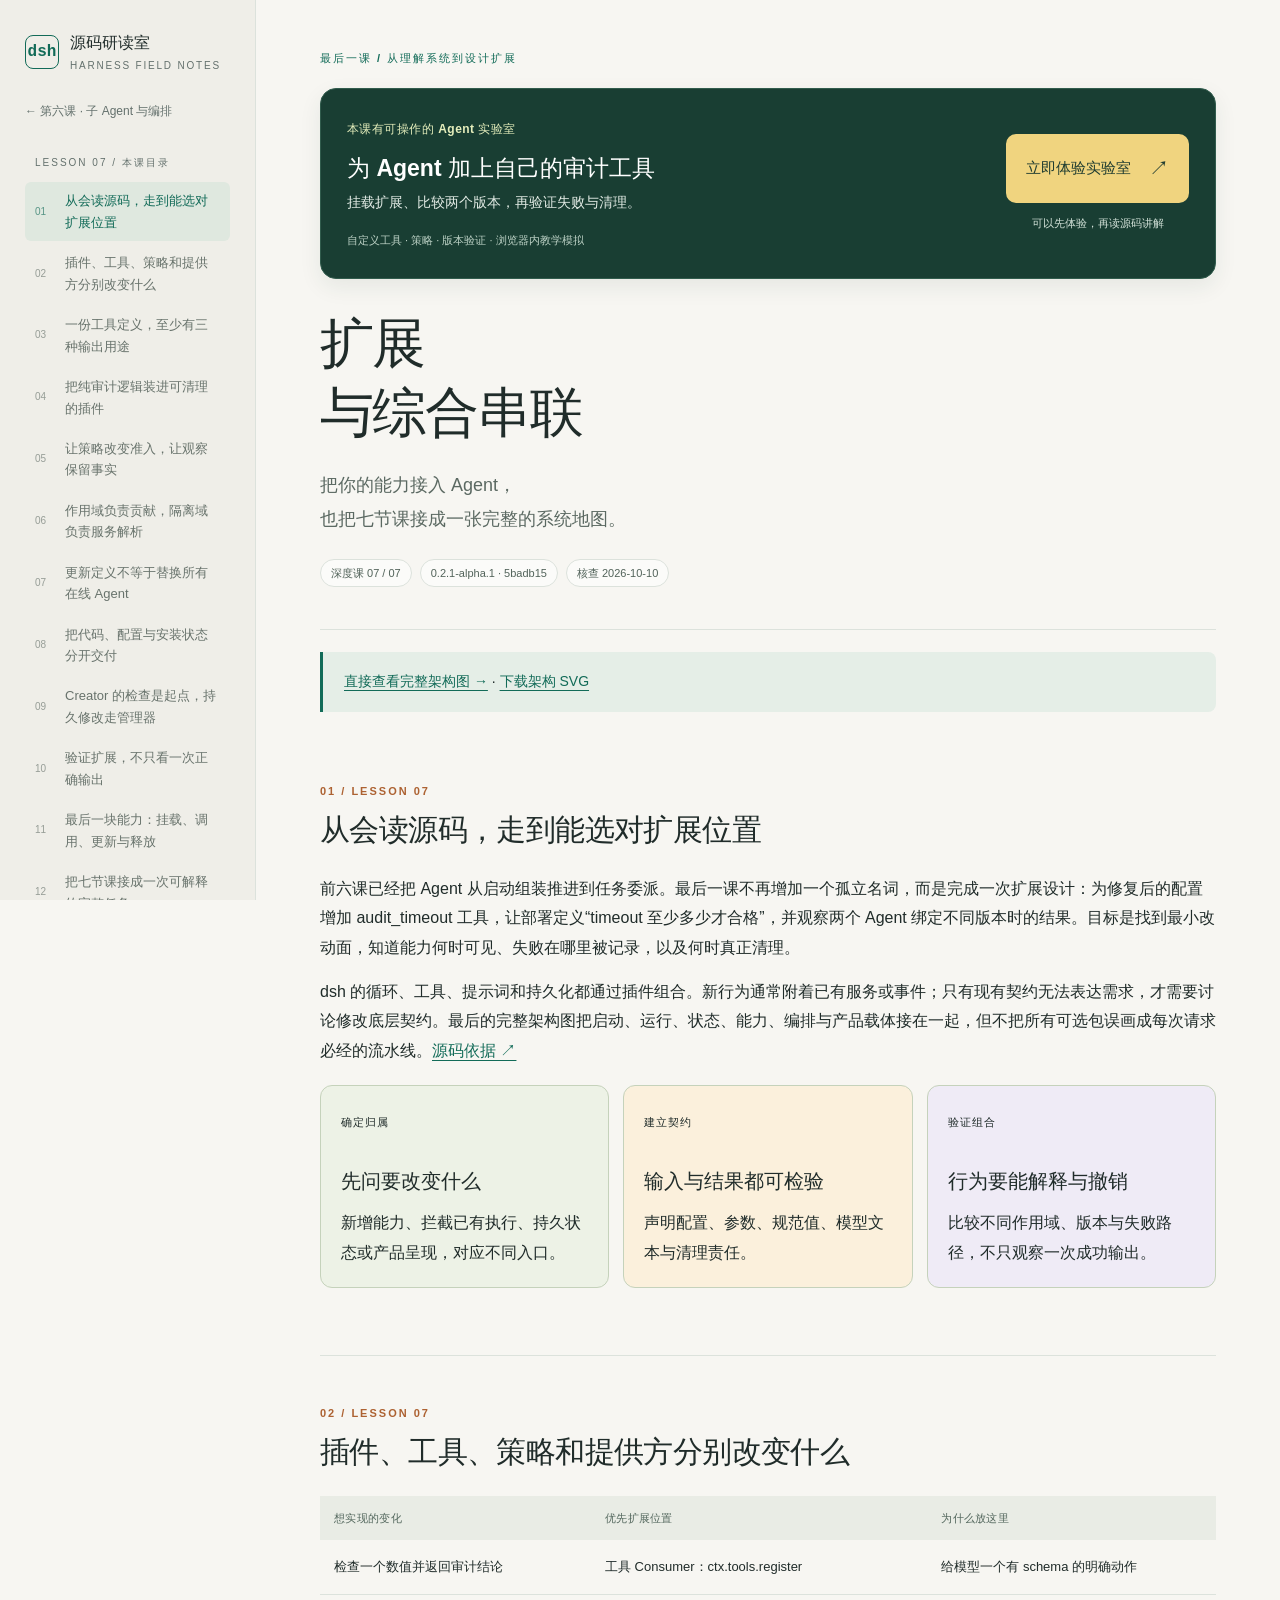
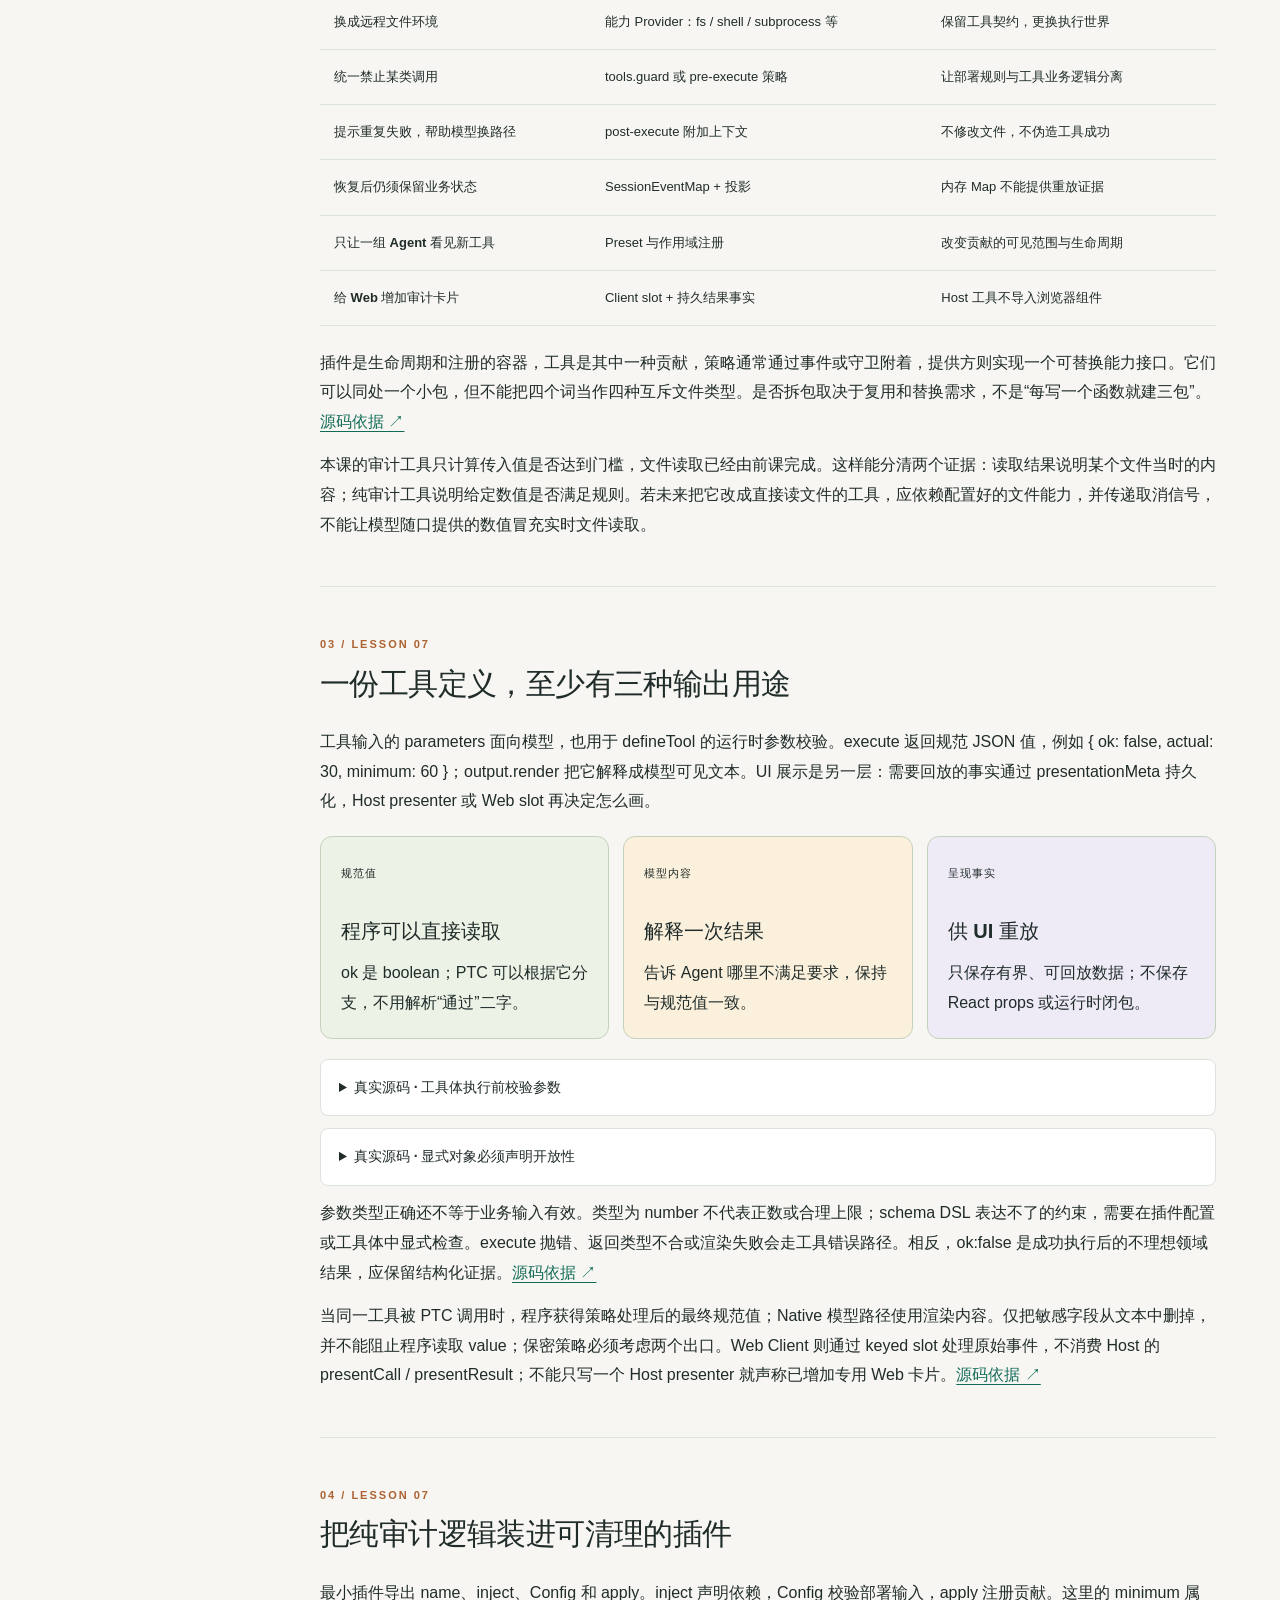
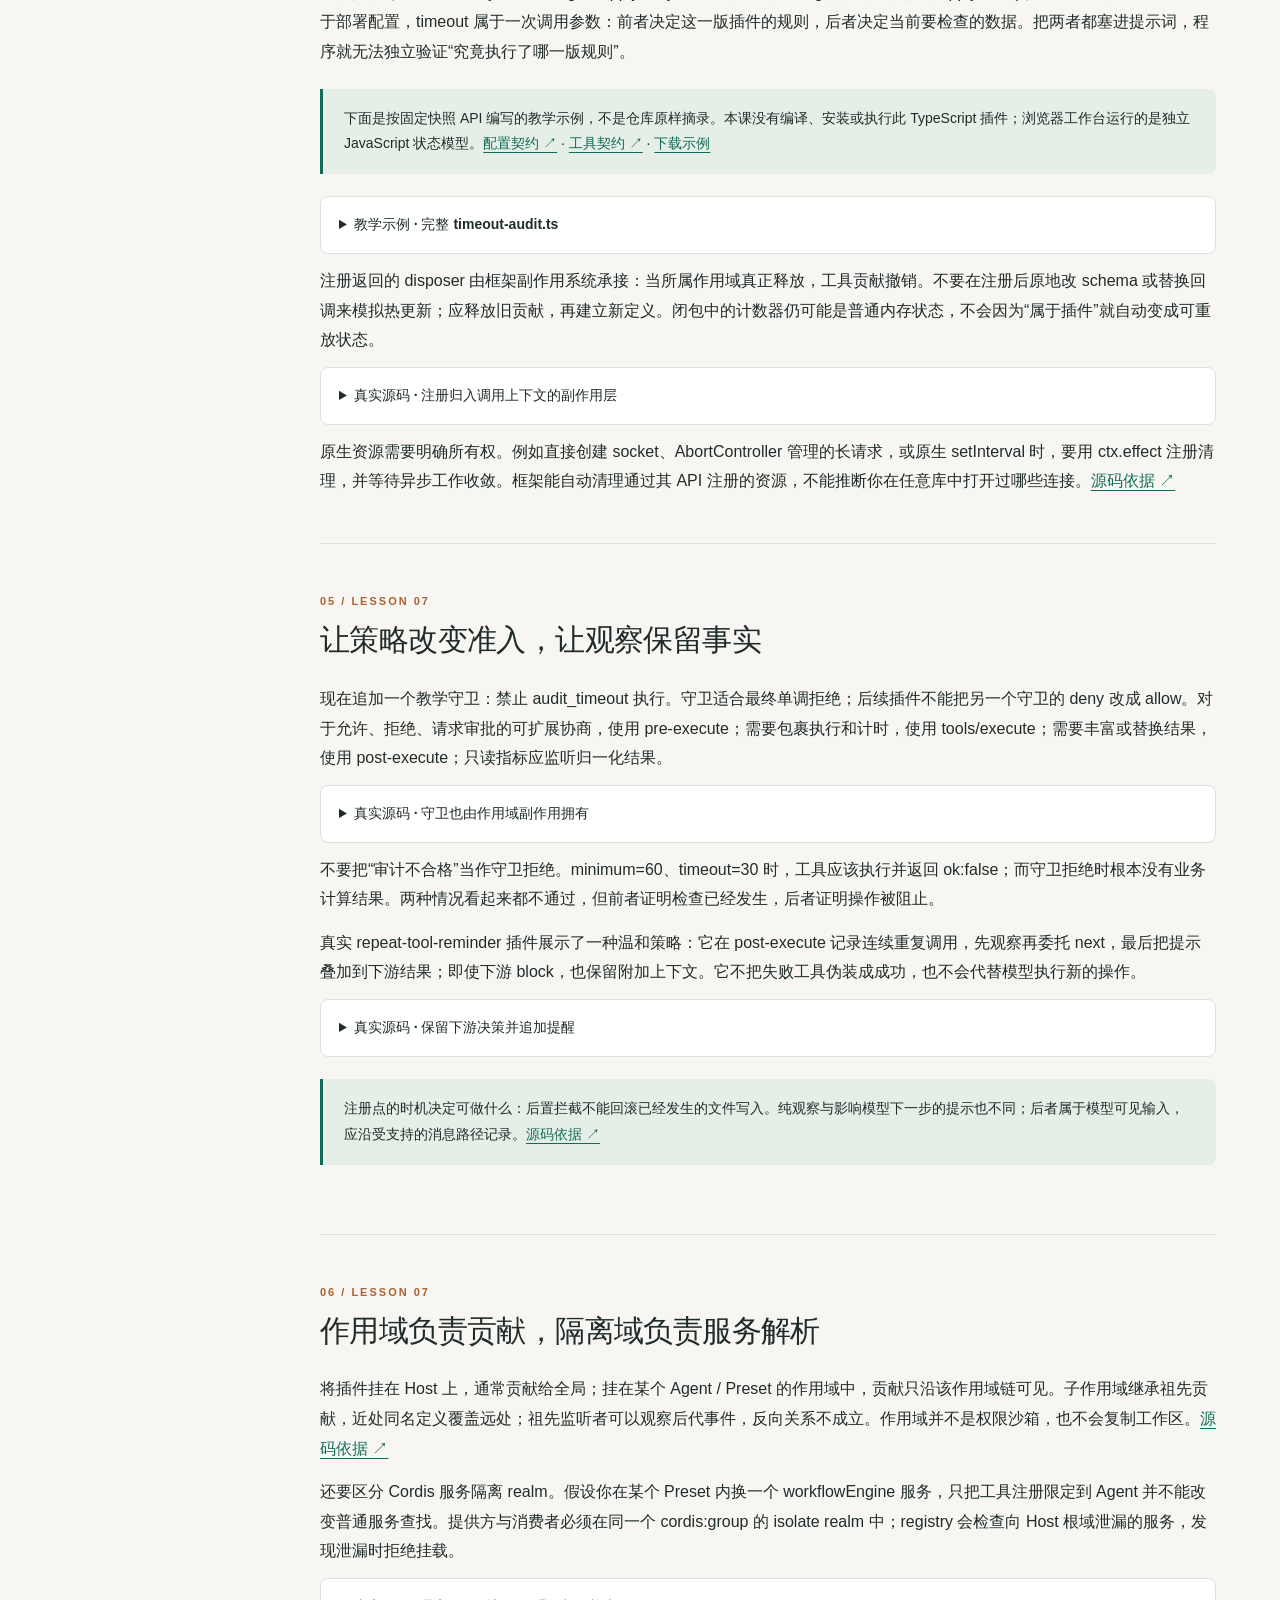
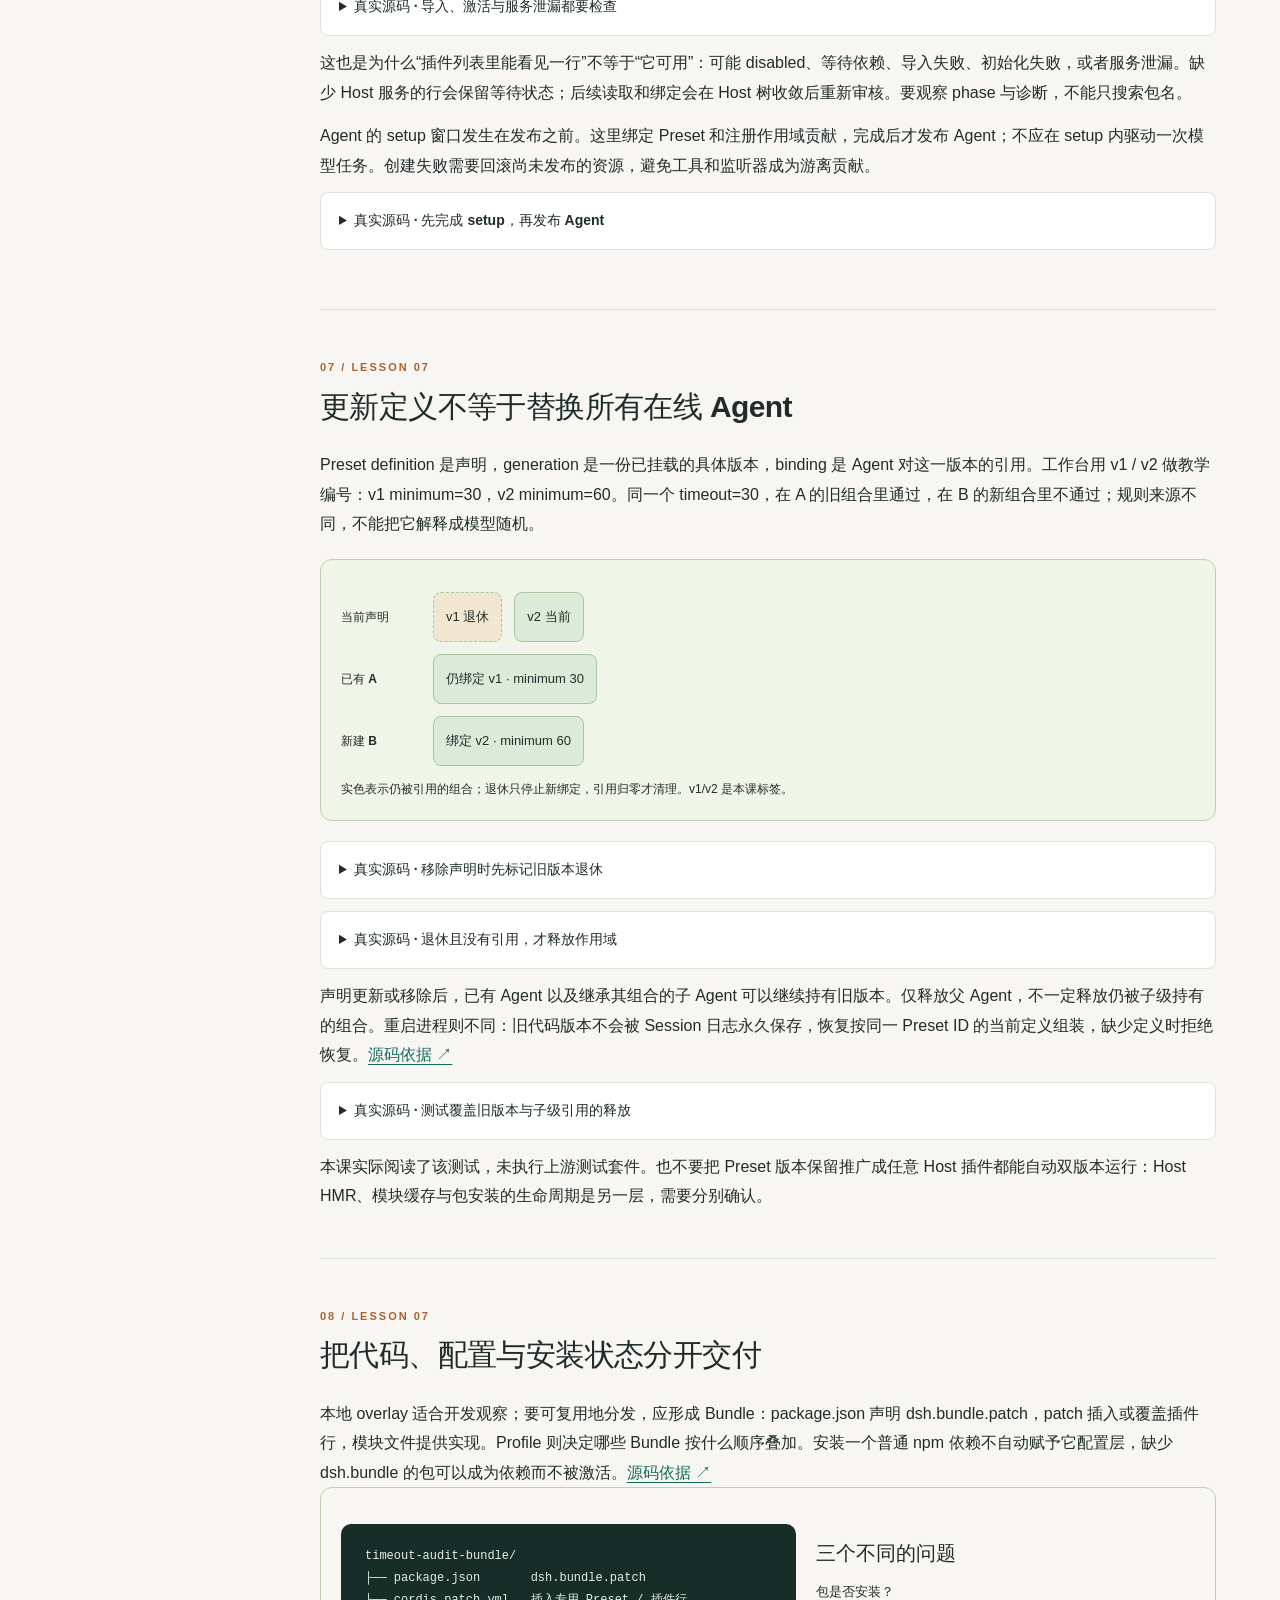
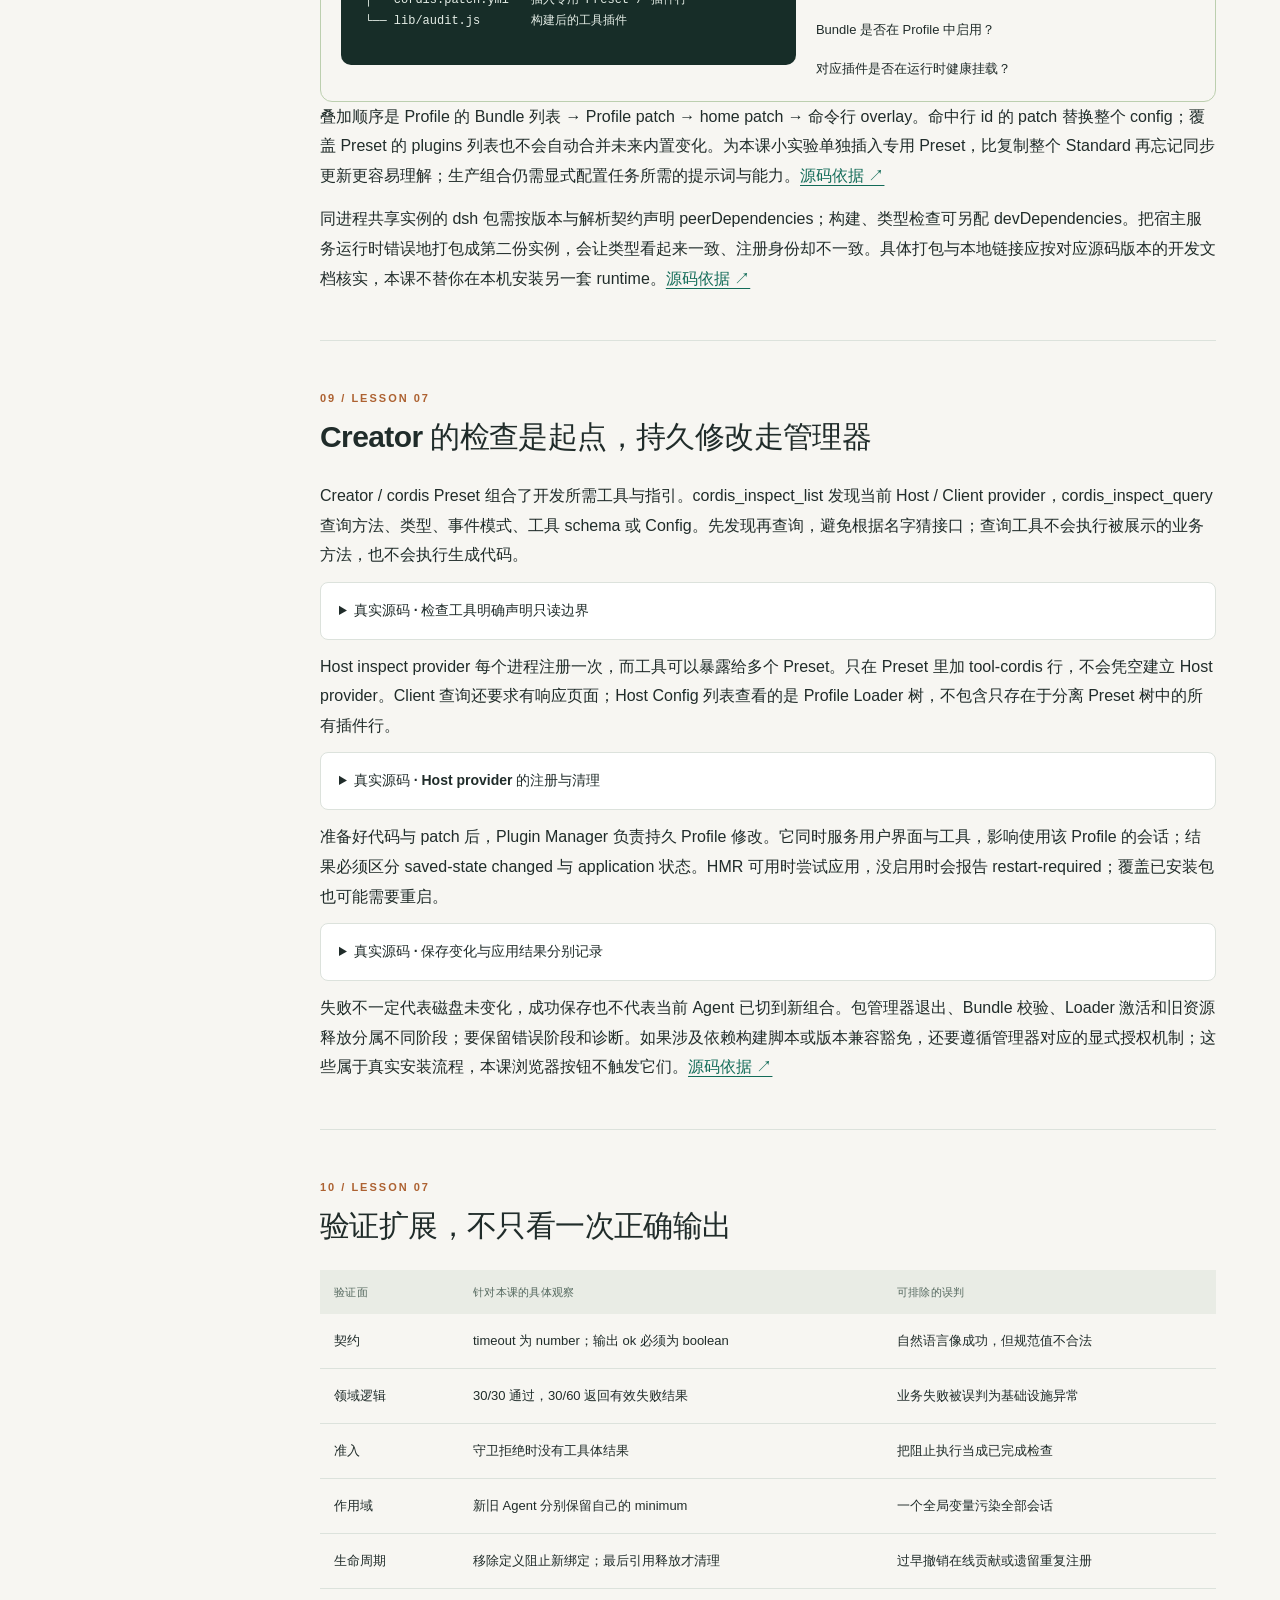
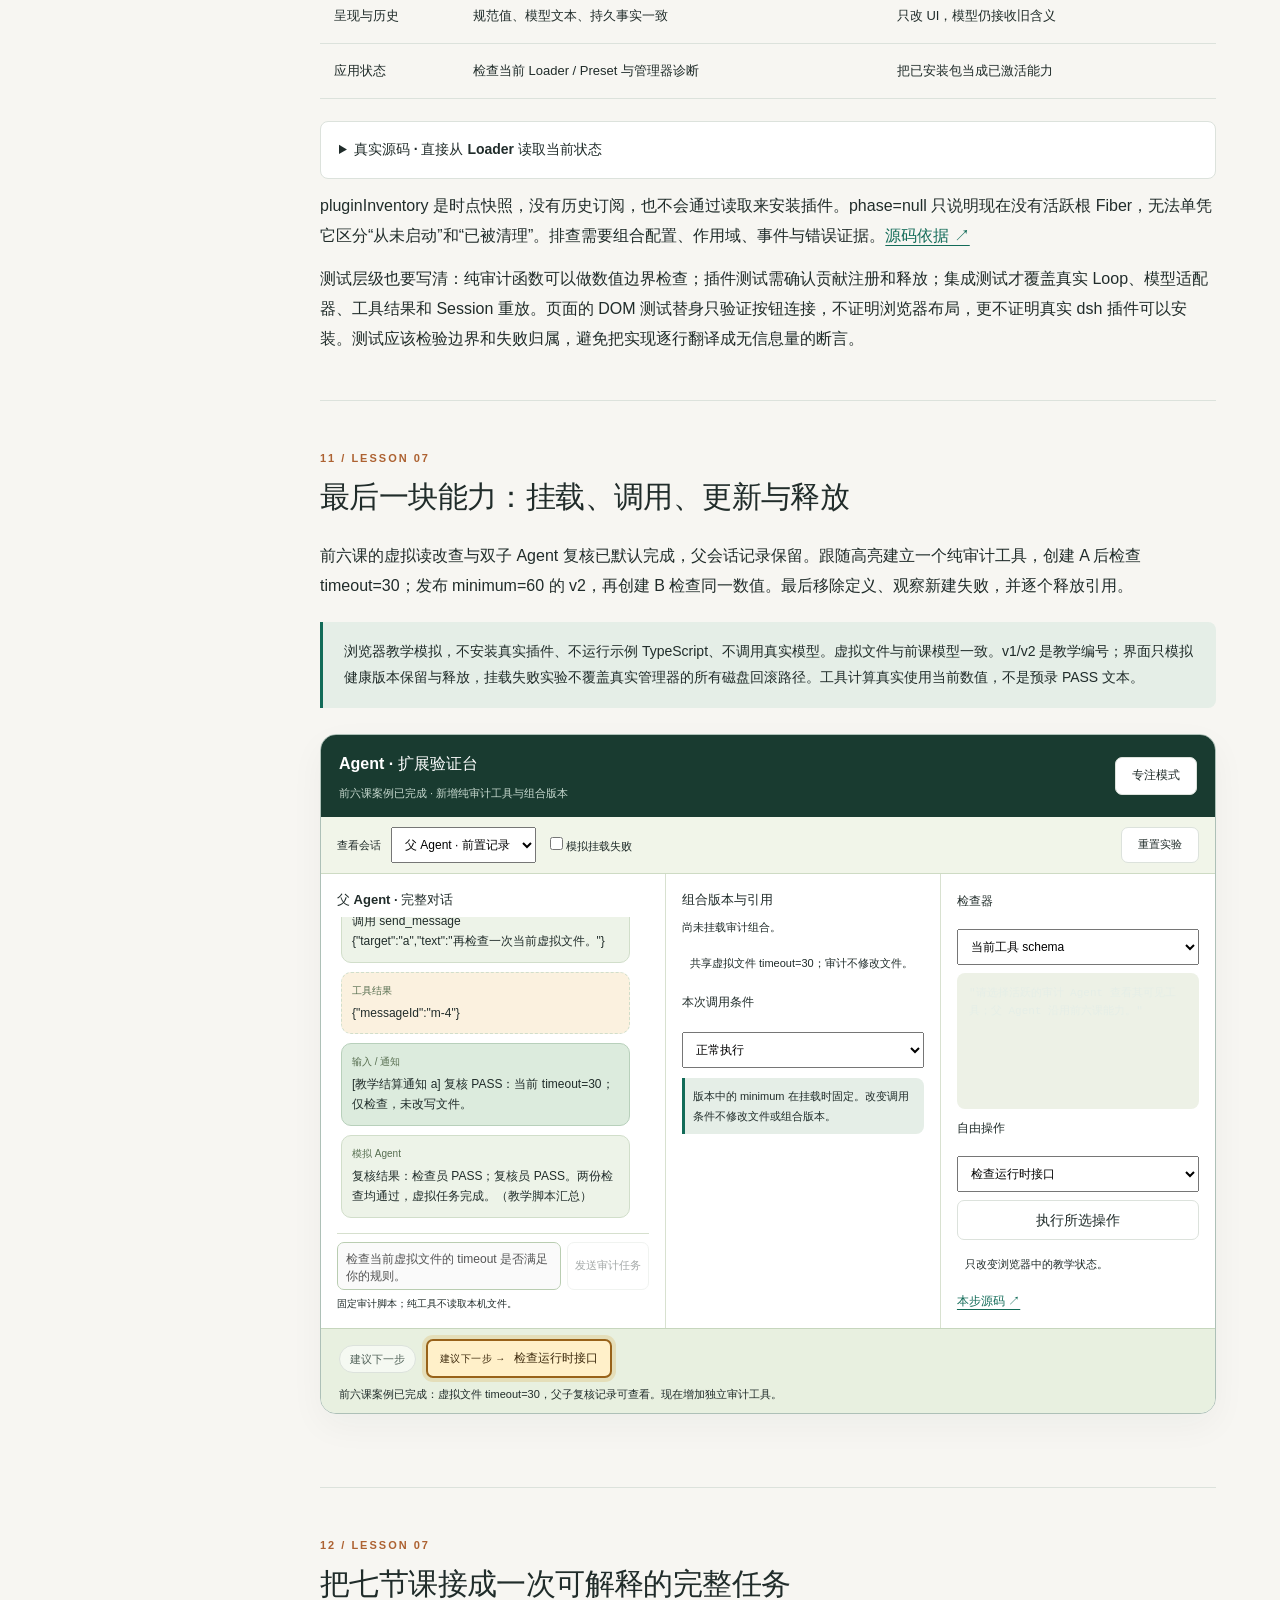
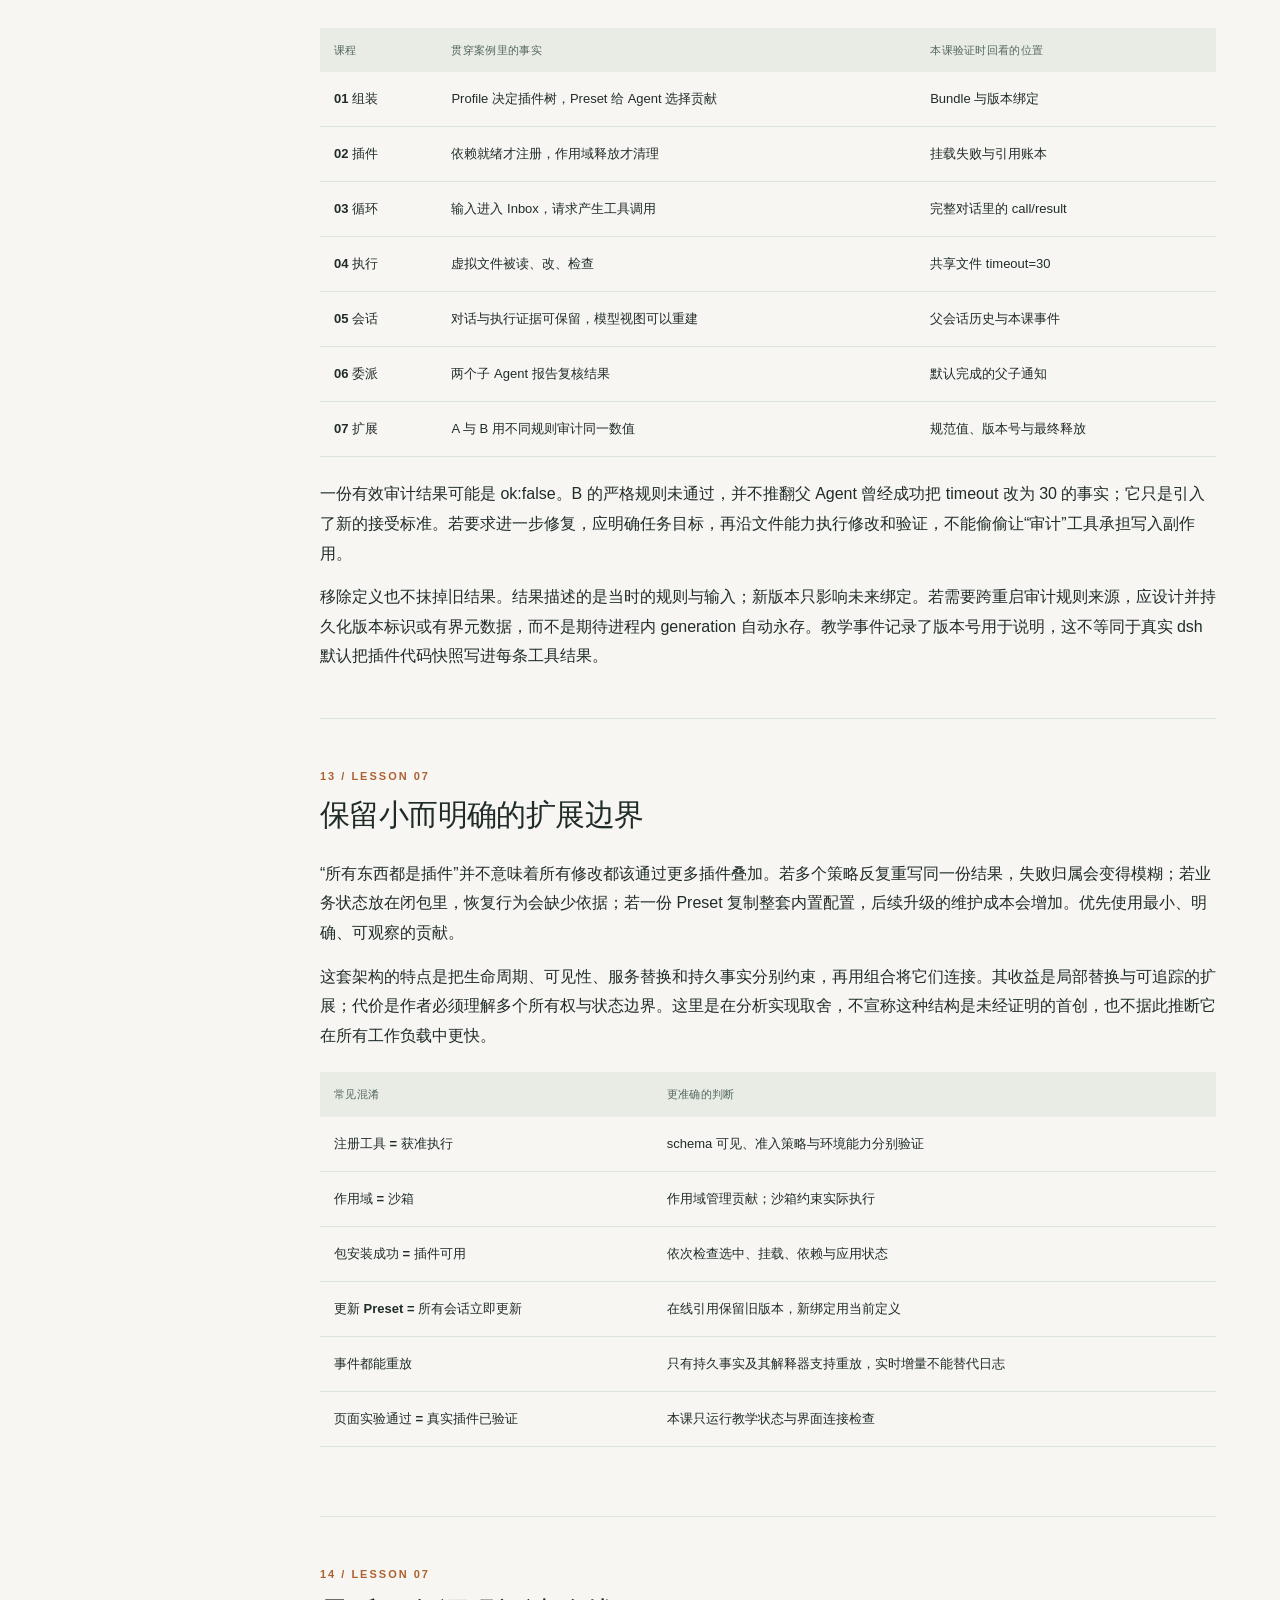
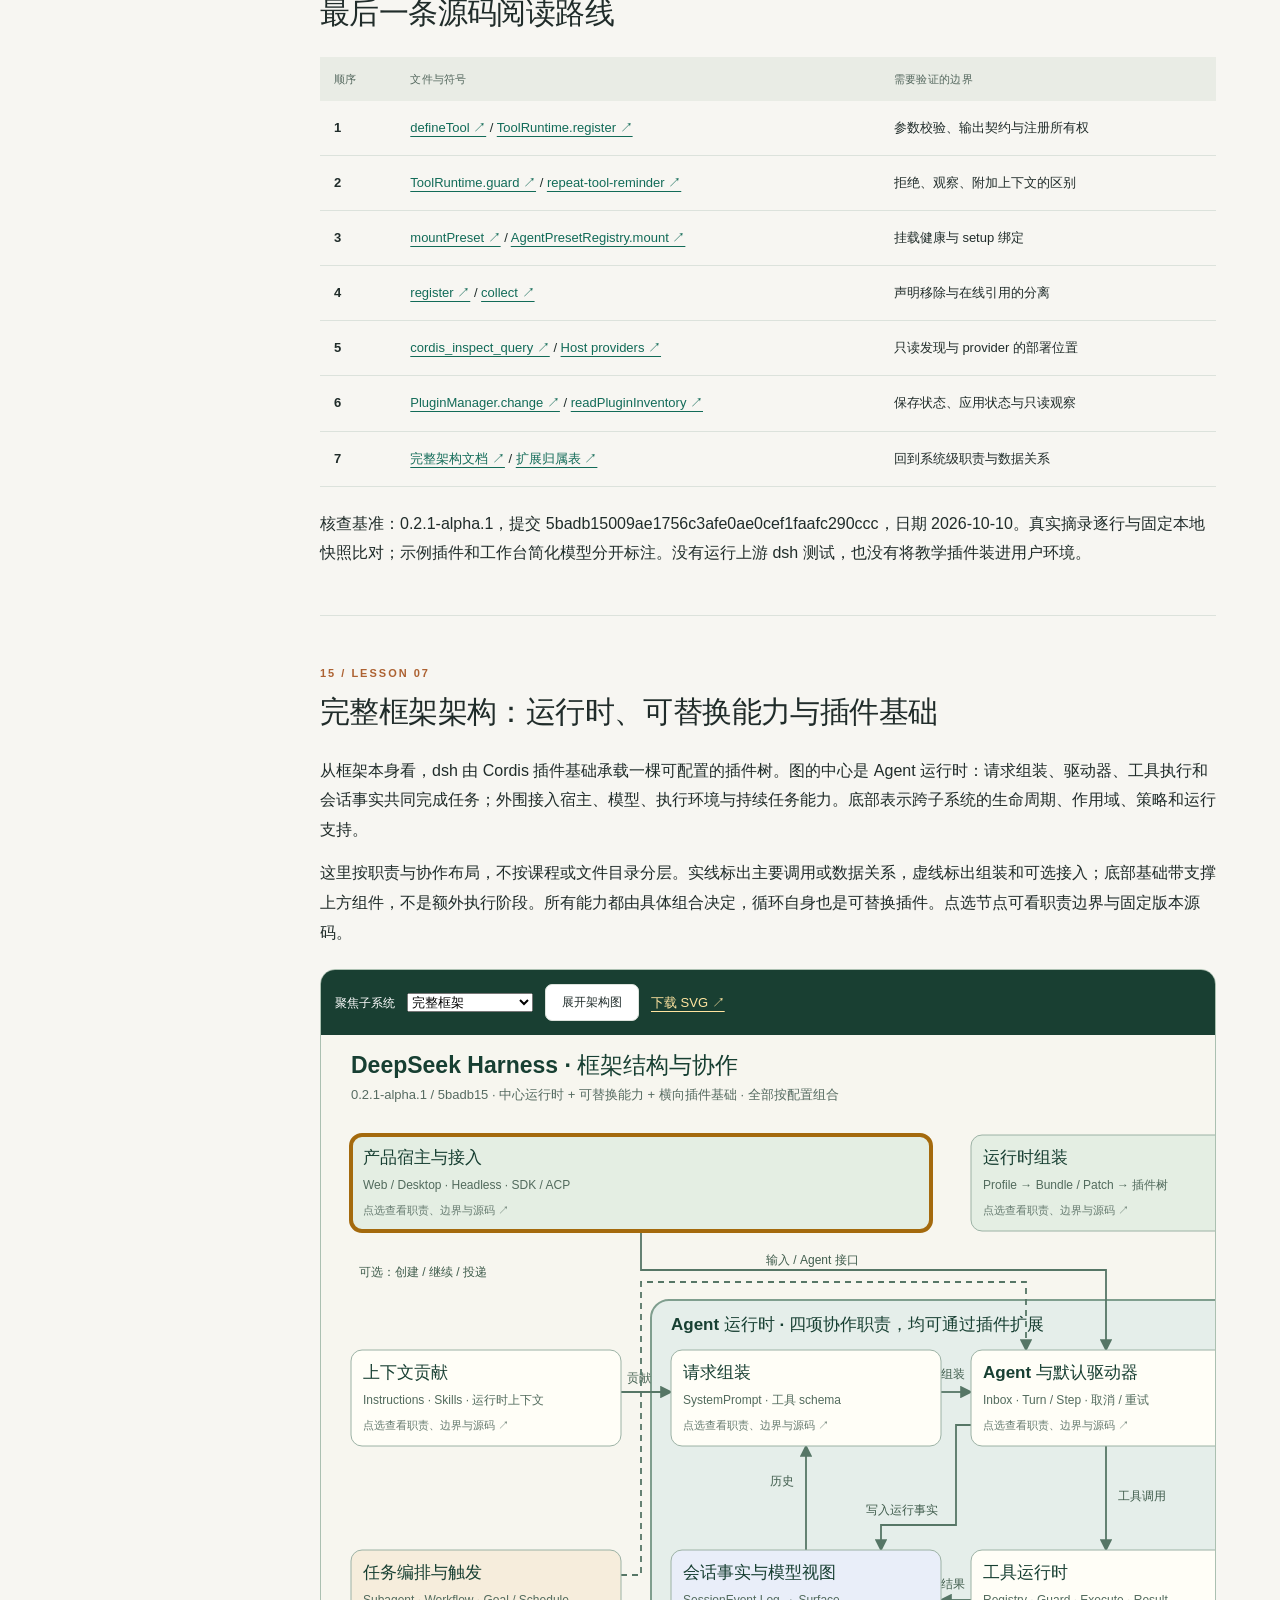
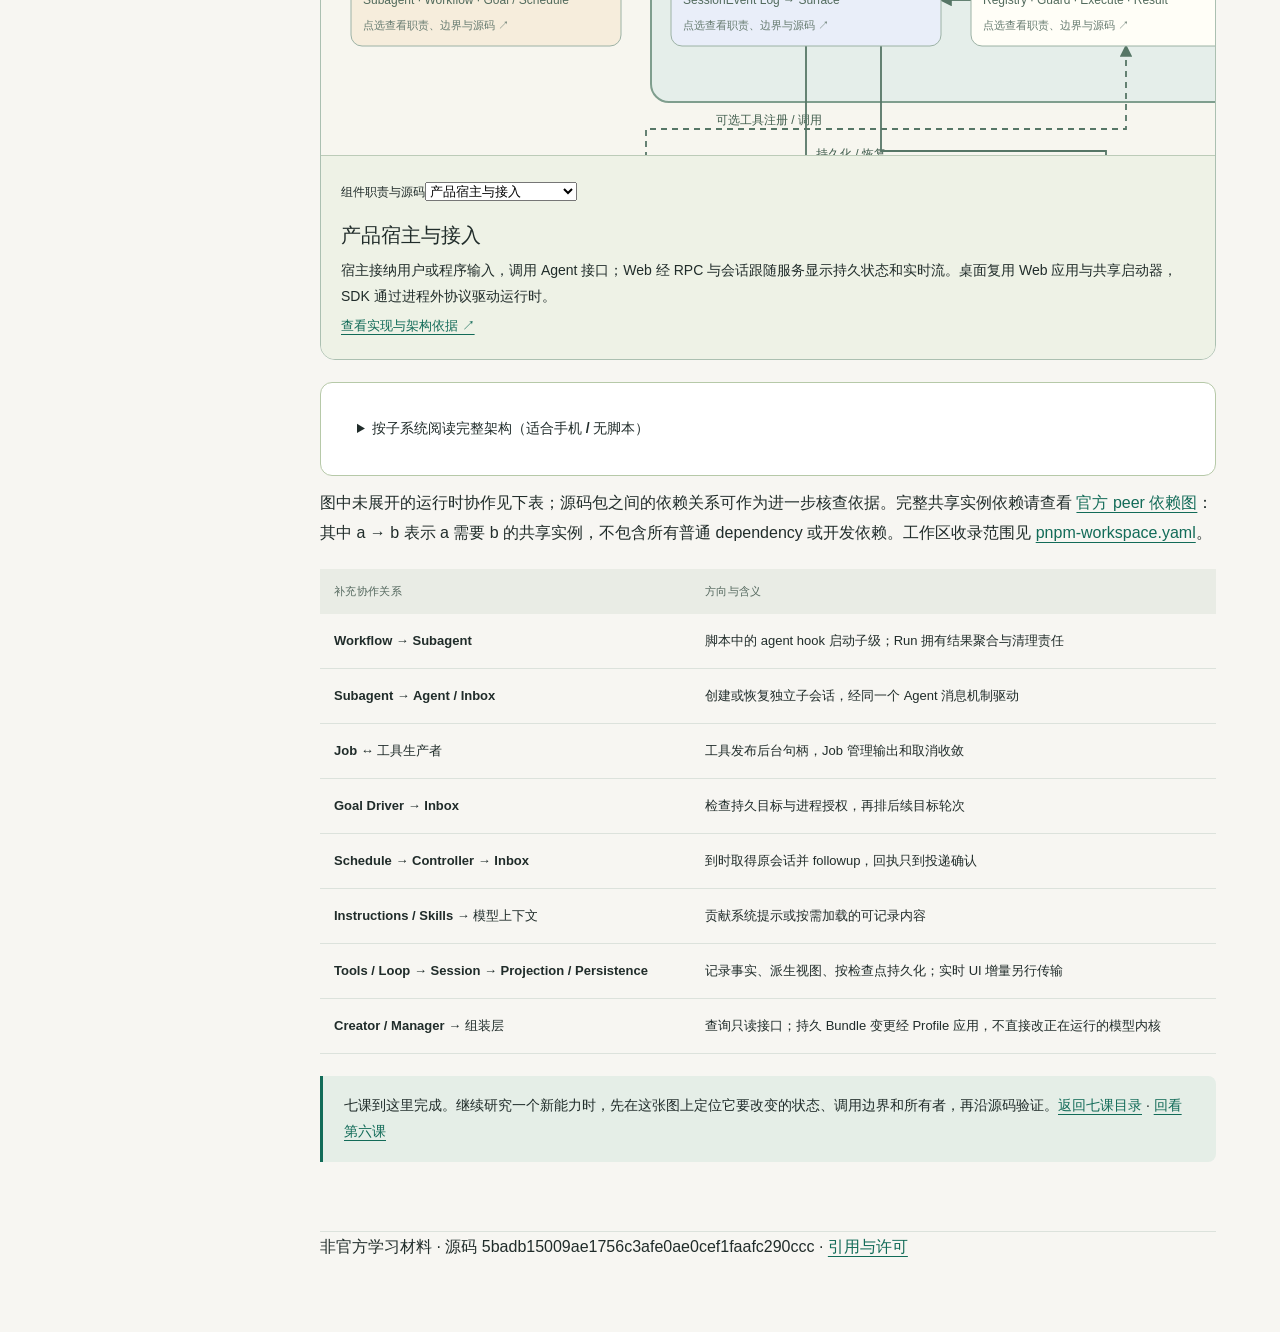
<file: lessons/07/index.html>
<!doctype html><html lang="zh-CN"><head><meta charset="utf-8"><meta name="viewport" content="width=device-width,initial-scale=1"><title>07 · 扩展与综合串联 — DSH 源码研读室</title><meta name="description" content="从源码设计插件、工具与策略，理解 Preset 版本、Creator 检查与 Bundle 安装，附完整框架架构图。"><link rel="stylesheet" href="../../assets/course.css?v=lesson07-map3"><link rel="stylesheet" href="../../assets/workbench01.css?v=lesson07-map3"><link rel="stylesheet" href="../../assets/lesson03.css?v=lesson07-map3"><link rel="stylesheet" href="../../assets/lesson04.css?v=lesson07-map3"><link rel="stylesheet" href="../../assets/lesson07.css?v=lesson07-map3"><script src="sources.js" defer></script><script src="architecture.js?v=map3" defer></script><script src="../../assets/workbench01-model.js?v=lesson07-map3" defer></script><script src="../../assets/workbench02-model.js?v=lesson07-map3" defer></script><script src="../../assets/workbench04-model.js?v=lesson07-map3" defer></script><script src="../../assets/workbench05-model.js?v=lesson07-map3" defer></script><script src="../../assets/workbench06-model.js?v=lesson07-map3" defer></script><script src="../../assets/workbench07-model.js?v=lesson07-map3" defer></script><script src="../../assets/lesson07.js?v=lesson07-map3" defer></script><link rel="stylesheet" href="../../assets/lab-entry.css?v=1"></head><body><a class="skip" href="#main">跳到正文</a><aside class="sidebar"><a class="brand" href="../../"><span class="brandmark">dsh</span><span>源码研读室<small>HARNESS FIELD NOTES</small></span></a><a class="back" href="../06/">← 第六课 · 子 Agent 与编排</a><div class="nav-label">LESSON 07 / 本课目录</div><nav class="toc"><a href="#position"><b>01</b> 从会读源码，走到能选对扩展位置</a><a href="#choice"><b>02</b> 插件、工具、策略和提供方分别改变什么</a><a href="#contract"><b>03</b> 一份工具定义，至少有三种输出用途</a><a href="#plugin"><b>04</b> 把纯审计逻辑装进可清理的插件</a><a href="#policy"><b>05</b> 让策略改变准入，让观察保留事实</a><a href="#scope"><b>06</b> 作用域负责贡献，隔离域负责服务解析</a><a href="#versions"><b>07</b> 更新定义不等于替换所有在线 Agent</a><a href="#bundle"><b>08</b> 把代码、配置与安装状态分开交付</a><a href="#creator"><b>09</b> Creator 的检查是起点，持久修改走管理器</a><a href="#verification"><b>10</b> 验证扩展，不只看一次正确输出</a><a href="#workbench"><b>11</b> 最后一块能力：挂载、调用、更新与释放</a><a href="#case"><b>12</b> 把七节课接成一次可解释的完整任务</a><a href="#tradeoffs"><b>13</b> 保留小而明确的扩展边界</a><a href="#sources"><b>14</b> 最后一条源码阅读路线</a><a href="#architecture"><b>15</b> 完整框架架构：运行时、可替换能力与插件基础</a></nav><div class="sidebar-foot"><progress id="reading-progress" max="100" value="0" aria-label="阅读位置"></progress><span id="reading-percent">阅读位置 0%</span><br>0.2.1-alpha.1 · 5badb15</div></aside><div class="mobile-header"><a href="../../">dsh / 源码研读室</a><select id="mobile-nav" aria-label="章节导航"><option value="">本课目录</option><option value="position">从会读源码，走到能选对扩展位置</option><option value="choice">插件、工具、策略和提供方分别改变什么</option><option value="contract">一份工具定义，至少有三种输出用途</option><option value="plugin">把纯审计逻辑装进可清理的插件</option><option value="policy">让策略改变准入，让观察保留事实</option><option value="scope">作用域负责贡献，隔离域负责服务解析</option><option value="versions">更新定义不等于替换所有在线 Agent</option><option value="bundle">把代码、配置与安装状态分开交付</option><option value="creator">Creator 的检查是起点，持久修改走管理器</option><option value="verification">验证扩展，不只看一次正确输出</option><option value="workbench">最后一块能力：挂载、调用、更新与释放</option><option value="case">把七节课接成一次可解释的完整任务</option><option value="tradeoffs">保留小而明确的扩展边界</option><option value="sources">最后一条源码阅读路线</option><option value="architecture">完整框架架构：运行时、可替换能力与插件基础</option></select></div><main class="main" id="main"><header class="hero"><div class="eyebrow">最后一课 / 从理解系统到设计扩展</div><aside class="lab-entry" aria-label="本课交互实验室"><div class="lab-entry-copy"><span class="lab-entry-badge">本课有可操作的 Agent 实验室</span><h2>为 Agent 加上自己的审计工具</h2><p>挂载扩展、比较两个版本，再验证失败与清理。</p><small>自定义工具 · 策略 · 版本验证 · 浏览器内教学模拟</small></div><div class="lab-entry-action"><a class="lab-entry-button" href="#workbench">立即体验实验室 <span aria-hidden="true">↗</span></a><span>可以先体验，再读源码讲解</span></div></aside><h1>扩展<br>与综合串联</h1><p class="lead">把你的能力接入 Agent，<br>也把七节课接成一张完整的系统地图。</p><div class="meta"><span class="pill">深度课 07 / 07</span><span class="pill">0.2.1-alpha.1 · 5badb15</span><span class="pill">核查 2026-10-10</span></div></header><div class="note"><a href="#architecture">直接查看完整架构图 →</a> · <a href="dsh-architecture.svg" download>下载架构 SVG</a></div><section class="lesson-section" id="position"><div class="section-no">01 / LESSON 07</div><h2>从会读源码，走到能选对扩展位置</h2><p>前六课已经把 Agent 从启动组装推进到任务委派。最后一课不再增加一个孤立名词，而是完成一次扩展设计：为修复后的配置增加 audit_timeout 工具，让部署定义“timeout 至少多少才合格”，并观察两个 Agent 绑定不同版本时的结果。目标是找到最小改动面，知道能力何时可见、失败在哪里被记录，以及何时真正清理。</p><p>dsh 的循环、工具、提示词和持久化都通过插件组合。新行为通常附着已有服务或事件；只有现有契约无法表达需求，才需要讨论修改底层契约。最后的完整架构图把启动、运行、状态、能力、编排与产品载体接在一起，但不把所有可选包误画成每次请求必经的流水线。<a href="https://github.com/deepseek-ai/deepseek-harness/blob/5badb15009ae1756c3afe0ae0cef1faafc290ccc/docs/architecture.zh.md#L143-L170" target="_blank" rel="noopener">源码依据 ↗</a></p><div class="extension-cards"><article><small>确定归属</small><h3>先问要改变什么</h3><p>新增能力、拦截已有执行、持久状态或产品呈现，对应不同入口。</p></article><article><small>建立契约</small><h3>输入与结果都可检验</h3><p>声明配置、参数、规范值、模型文本与清理责任。</p></article><article><small>验证组合</small><h3>行为要能解释与撤销</h3><p>比较不同作用域、版本与失败路径，不只观察一次成功输出。</p></article></div></section>
<section class="lesson-section" id="choice"><div class="section-no">02 / LESSON 07</div><h2>插件、工具、策略和提供方分别改变什么</h2><div class="table-wrap"><table><thead><tr><th>想实现的变化</th><th>优先扩展位置</th><th>为什么放这里</th></tr></thead><tbody><tr><td>检查一个数值并返回审计结论</td><td>工具 Consumer：ctx.tools.register</td><td>给模型一个有 schema 的明确动作</td></tr><tr><td>换成远程文件环境</td><td>能力 Provider：fs / shell / subprocess 等</td><td>保留工具契约，更换执行世界</td></tr><tr><td>统一禁止某类调用</td><td>tools.guard 或 pre-execute 策略</td><td>让部署规则与工具业务逻辑分离</td></tr><tr><td>提示重复失败，帮助模型换路径</td><td>post-execute 附加上下文</td><td>不修改文件，不伪造工具成功</td></tr><tr><td>恢复后仍须保留业务状态</td><td>SessionEventMap + 投影</td><td>内存 Map 不能提供重放证据</td></tr><tr><td>只让一组 Agent 看见新工具</td><td>Preset 与作用域注册</td><td>改变贡献的可见范围与生命周期</td></tr><tr><td>给 Web 增加审计卡片</td><td>Client slot + 持久结果事实</td><td>Host 工具不导入浏览器组件</td></tr></tbody></table></div><p>插件是生命周期和注册的容器，工具是其中一种贡献，策略通常通过事件或守卫附着，提供方则实现一个可替换能力接口。它们可以同处一个小包，但不能把四个词当作四种互斥文件类型。是否拆包取决于复用和替换需求，不是“每写一个函数就建三包”。<a href="https://github.com/deepseek-ai/deepseek-harness/blob/5badb15009ae1756c3afe0ae0cef1faafc290ccc/docs/architecture.zh.md#L135-L143" target="_blank" rel="noopener">源码依据 ↗</a></p><p>本课的审计工具只计算传入值是否达到门槛，文件读取已经由前课完成。这样能分清两个证据：读取结果说明某个文件当时的内容；纯审计工具说明给定数值是否满足规则。若未来把它改成直接读文件的工具，应依赖配置好的文件能力，并传递取消信号，不能让模型随口提供的数值冒充实时文件读取。</p></section>
<section class="lesson-section" id="contract"><div class="section-no">03 / LESSON 07</div><h2>一份工具定义，至少有三种输出用途</h2><p>工具输入的 parameters 面向模型，也用于 defineTool 的运行时参数校验。execute 返回规范 JSON 值，例如 { ok: false, actual: 30, minimum: 60 }；output.render 把它解释成模型可见文本。UI 展示是另一层：需要回放的事实通过 presentationMeta 持久化，Host presenter 或 Web slot 再决定怎么画。</p><div class="extension-cards"><article><small>规范值</small><h3>程序可以直接读取</h3><p>ok 是 boolean；PTC 可以根据它分支，不用解析“通过”二字。</p></article><article><small>模型内容</small><h3>解释一次结果</h3><p>告诉 Agent 哪里不满足要求，保持与规范值一致。</p></article><article><small>呈现事实</small><h3>供 UI 重放</h3><p>只保存有界、可回放数据；不保存 React props 或运行时闭包。</p></article></div><details class="source-block" id="source-define"><summary>真实源码 · 工具体执行前校验参数</summary><p><a href="https://github.com/deepseek-ai/deepseek-harness/blob/5badb15009ae1756c3afe0ae0cef1faafc290ccc/packages/core/tools/src/schema.ts#L597-L601" target="_blank" rel="noopener">packages/core/tools/src/schema.ts ↗</a></p><pre><code><span class="source-line"><span class="line-number" aria-hidden="true">597</span>    async execute(args: unknown, exec: ToolRunContext): Promise&lt;JsonValue&gt; {</span>
<span class="source-line"><span class="line-number" aria-hidden="true">598</span>      const violations = validate(args)</span>
<span class="source-line"><span class="line-number" aria-hidden="true">599</span>      if (violations.length &gt; 0) throw new ToolArgsError(violations)</span>
<span class="source-line"><span class="line-number" aria-hidden="true">600</span>      return userExecute(args as InferArgs&lt;S&gt;, exec) as Promise&lt;JsonValue&gt;</span>
<span class="source-line"><span class="line-number" aria-hidden="true">601</span>    },</span></code></pre></details><details class="source-block" id="source-output-schema"><summary>真实源码 · 显式对象必须声明开放性</summary><p><a href="https://github.com/deepseek-ai/deepseek-harness/blob/5badb15009ae1756c3afe0ae0cef1faafc290ccc/packages/core/tools/src/schema.ts#L68-L72" target="_blank" rel="noopener">packages/core/tools/src/schema.ts ↗</a></p><pre><code><span class="source-line"><span class="line-number" aria-hidden="true">68</span>export interface ObjectValueSchemaSpec extends ValueSchemaAnnotations {</span>
<span class="source-line"><span class="line-number" aria-hidden="true">69</span>  type: &#x27;object&#x27;</span>
<span class="source-line"><span class="line-number" aria-hidden="true">70</span>  properties?: ParameterSchemaSpec</span>
<span class="source-line"><span class="line-number" aria-hidden="true">71</span>  additionalProperties: boolean</span>
<span class="source-line"><span class="line-number" aria-hidden="true">72</span>}</span></code></pre></details><p>参数类型正确还不等于业务输入有效。类型为 number 不代表正数或合理上限；schema DSL 表达不了的约束，需要在插件配置或工具体中显式检查。execute 抛错、返回类型不合或渲染失败会走工具错误路径。相反，ok:false 是成功执行后的不理想领域结果，应保留结构化证据。<a href="https://github.com/deepseek-ai/deepseek-harness/blob/5badb15009ae1756c3afe0ae0cef1faafc290ccc/docs/cookbook/adding-a-tool.zh.md#L40-L56" target="_blank" rel="noopener">源码依据 ↗</a></p><p>当同一工具被 PTC 调用时，程序获得策略处理后的最终规范值；Native 模型路径使用渲染内容。仅把敏感字段从文本中删掉，并不能阻止程序读取 value；保密策略必须考虑两个出口。Web Client 则通过 keyed slot 处理原始事件，不消费 Host 的 presentCall / presentResult；不能只写一个 Host presenter 就声称已增加专用 Web 卡片。<a href="https://github.com/deepseek-ai/deepseek-harness/blob/5badb15009ae1756c3afe0ae0cef1faafc290ccc/docs/cookbook/adding-a-tool.zh.md#L95-L102" target="_blank" rel="noopener">源码依据 ↗</a></p></section>
<section class="lesson-section" id="plugin"><div class="section-no">04 / LESSON 07</div><h2>把纯审计逻辑装进可清理的插件</h2><p>最小插件导出 name、inject、Config 和 apply。inject 声明依赖，Config 校验部署输入，apply 注册贡献。这里的 minimum 属于部署配置，timeout 属于一次调用参数：前者决定这一版插件的规则，后者决定当前要检查的数据。把两者都塞进提示词，程序就无法独立验证“究竟执行了哪一版规则”。</p><div class="note">下面是按固定快照 API 编写的教学示例，不是仓库原样摘录。本课没有编译、安装或执行此 TypeScript 插件；浏览器工作台运行的是独立 JavaScript 状态模型。<a href="https://github.com/deepseek-ai/deepseek-harness/blob/5badb15009ae1756c3afe0ae0cef1faafc290ccc/docs/user/develop/basic/config.zh.md#L7-L39" target="_blank" rel="noopener">配置契约 ↗</a> · <a href="https://github.com/deepseek-ai/deepseek-harness/blob/5badb15009ae1756c3afe0ae0cef1faafc290ccc/docs/cookbook/adding-a-tool.zh.md#L40-L56" target="_blank" rel="noopener">工具契约 ↗</a> · <a href="timeout-audit.ts" download>下载示例</a></div><details class="source-block"><summary>教学示例 · 完整 timeout-audit.ts</summary><pre><code>import type { Context } from &#x27;@deepseek-ai/cordis&#x27;
import z from &#x27;@deepseek-ai/schemastery&#x27;
import { defineTool } from &#x27;@deepseek-ai/dsh-tools&#x27;

export const name = &#x27;timeout-audit&#x27;
export const inject = [&#x27;tools&#x27;]
export const Config = z.object({ minimum: z.number().default(30) })

export function apply(ctx: Context, config: { minimum: number }) {
  if (!Number.isFinite(config.minimum) || config.minimum &lt;= 0)
    throw new Error(&#x27;minimum must be positive and finite&#x27;)
  ctx.tools.register(defineTool({
    name: &#x27;audit_timeout&#x27;,
    description: &#x27;Check a supplied timeout against the configured minimum.&#x27;,
    parameters: { timeout: { type: &#x27;number&#x27;, required: true } },
    output: {
      schema: {
        type: &#x27;object&#x27;, additionalProperties: false,
        properties: {
          ok: { type: &#x27;boolean&#x27;, required: true },
          actual: { type: &#x27;number&#x27;, required: true },
          minimum: { type: &#x27;number&#x27;, required: true },
        },
      },
      render: (_args, value) =&gt; [{
        type: &#x27;text&#x27;, text: JSON.stringify(value),
      }],
    },
    async execute(args, exec) {
      exec.signal.throwIfAborted()
      if (!Number.isFinite(args.timeout) || args.timeout &lt;= 0)
        throw new Error(&#x27;timeout must be positive and finite&#x27;)
      return { ok: args.timeout &gt;= config.minimum,
        actual: args.timeout, minimum: config.minimum }
    },
  }))
}</code></pre></details><p>注册返回的 disposer 由框架副作用系统承接：当所属作用域真正释放，工具贡献撤销。不要在注册后原地改 schema 或替换回调来模拟热更新；应释放旧贡献，再建立新定义。闭包中的计数器仍可能是普通内存状态，不会因为“属于插件”就自动变成可重放状态。</p><details class="source-block" id="source-register"><summary>真实源码 · 注册归入调用上下文的副作用层</summary><p><a href="https://github.com/deepseek-ai/deepseek-harness/blob/5badb15009ae1756c3afe0ae0cef1faafc290ccc/packages/core/tools/src/index.ts#L1083-L1088" target="_blank" rel="noopener">packages/core/tools/src/index.ts ↗</a></p><pre><code><span class="source-line"><span class="line-number" aria-hidden="true">1083</span>    return this.layers.effect(</span>
<span class="source-line"><span class="line-number" aria-hidden="true">1084</span>      this.ctx,</span>
<span class="source-line"><span class="line-number" aria-hidden="true">1085</span>      layer =&gt; layer.tools.insert(name, definition),</span>
<span class="source-line"><span class="line-number" aria-hidden="true">1086</span>      { label: &#x27;tools.register()&#x27; },</span>
<span class="source-line"><span class="line-number" aria-hidden="true">1087</span>    )</span>
<span class="source-line"><span class="line-number" aria-hidden="true">1088</span>  }</span></code></pre></details><p>原生资源需要明确所有权。例如直接创建 socket、AbortController 管理的长请求，或原生 setInterval 时，要用 ctx.effect 注册清理，并等待异步工作收敛。框架能自动清理通过其 API 注册的资源，不能推断你在任意库中打开过哪些连接。<a href="https://github.com/deepseek-ai/deepseek-harness/blob/5badb15009ae1756c3afe0ae0cef1faafc290ccc/docs/user/develop/basic/index.zh.md#L66-L89" target="_blank" rel="noopener">源码依据 ↗</a></p></section>
<section class="lesson-section" id="policy"><div class="section-no">05 / LESSON 07</div><h2>让策略改变准入，让观察保留事实</h2><p>现在追加一个教学守卫：禁止 audit_timeout 执行。守卫适合最终单调拒绝；后续插件不能把另一个守卫的 deny 改成 allow。对于允许、拒绝、请求审批的可扩展协商，使用 pre-execute；需要包裹执行和计时，使用 tools/execute；需要丰富或替换结果，使用 post-execute；只读指标应监听归一化结果。</p><details class="source-block" id="source-guard"><summary>真实源码 · 守卫也由作用域副作用拥有</summary><p><a href="https://github.com/deepseek-ai/deepseek-harness/blob/5badb15009ae1756c3afe0ae0cef1faafc290ccc/packages/core/tools/src/index.ts#L1136-L1142" target="_blank" rel="noopener">packages/core/tools/src/index.ts ↗</a></p><pre><code><span class="source-line"><span class="line-number" aria-hidden="true">1136</span>  guard(guard: ToolGuard): () =&gt; void {</span>
<span class="source-line"><span class="line-number" aria-hidden="true">1137</span>    return this.layers.effect(</span>
<span class="source-line"><span class="line-number" aria-hidden="true">1138</span>      this.ctx,</span>
<span class="source-line"><span class="line-number" aria-hidden="true">1139</span>      layer =&gt; layer.guards.append(guard),</span>
<span class="source-line"><span class="line-number" aria-hidden="true">1140</span>      { label: &#x27;tools.guard()&#x27;, notify: false },</span>
<span class="source-line"><span class="line-number" aria-hidden="true">1141</span>    )</span>
<span class="source-line"><span class="line-number" aria-hidden="true">1142</span>  }</span></code></pre></details><p>不要把“审计不合格”当作守卫拒绝。minimum=60、timeout=30 时，工具应该执行并返回 ok:false；而守卫拒绝时根本没有业务计算结果。两种情况看起来都不通过，但前者证明检查已经发生，后者证明操作被阻止。</p><p>真实 repeat-tool-reminder 插件展示了一种温和策略：它在 post-execute 记录连续重复调用，先观察再委托 next，最后把提示叠加到下游结果；即使下游 block，也保留附加上下文。它不把失败工具伪装成成功，也不会代替模型执行新的操作。</p><details class="source-block" id="source-reminder"><summary>真实源码 · 保留下游决策并追加提醒</summary><p><a href="https://github.com/deepseek-ai/deepseek-harness/blob/5badb15009ae1756c3afe0ae0cef1faafc290ccc/packages/guard/repeat-tool-reminder/src/index.ts#L220-L232" target="_blank" rel="noopener">packages/guard/repeat-tool-reminder/src/index.ts ↗</a></p><pre><code><span class="source-line"><span class="line-number" aria-hidden="true">220</span>  ctx.on(&#x27;tools/post-execute&#x27;, async (exec, _result, next): Promise&lt;PostToolDecision&gt; =&gt; {</span>
<span class="source-line"><span class="line-number" aria-hidden="true">221</span>    const reminder = observe(exec)</span>
<span class="source-line"><span class="line-number" aria-hidden="true">222</span>    const downstream = await next()</span>
<span class="source-line"><span class="line-number" aria-hidden="true">223</span>    if (!reminder) return downstream</span>
<span class="source-line"><span class="line-number" aria-hidden="true">224</span>    if (downstream.kind === &#x27;block&#x27;) {</span>
<span class="source-line"><span class="line-number" aria-hidden="true">225</span>      return { kind: &#x27;block&#x27;, feedback: downstream.feedback, additionalContexts: prependContext(reminder, downstream.additionalContexts) }</span>
<span class="source-line"><span class="line-number" aria-hidden="true">226</span>    }</span>
<span class="source-line"><span class="line-number" aria-hidden="true">227</span>    return {</span>
<span class="source-line"><span class="line-number" aria-hidden="true">228</span>      ...downstream,</span>
<span class="source-line"><span class="line-number" aria-hidden="true">229</span>      additionalContexts: prependContext(reminder, downstream.additionalContexts),</span>
<span class="source-line"><span class="line-number" aria-hidden="true">230</span>    }</span>
<span class="source-line"><span class="line-number" aria-hidden="true">231</span>  })</span>
<span class="source-line"><span class="line-number" aria-hidden="true">232</span></span></code></pre></details><div class="note">注册点的时机决定可做什么：后置拦截不能回滚已经发生的文件写入。纯观察与影响模型下一步的提示也不同；后者属于模型可见输入，应沿受支持的消息路径记录。<a href="https://github.com/deepseek-ai/deepseek-harness/blob/5badb15009ae1756c3afe0ae0cef1faafc290ccc/docs/architecture.zh.md#L74-L83" target="_blank" rel="noopener">源码依据 ↗</a></div></section>
<section class="lesson-section" id="scope"><div class="section-no">06 / LESSON 07</div><h2>作用域负责贡献，隔离域负责服务解析</h2><p>将插件挂在 Host 上，通常贡献给全局；挂在某个 Agent / Preset 的作用域中，贡献只沿该作用域链可见。子作用域继承祖先贡献，近处同名定义覆盖远处；祖先监听者可以观察后代事件，反向关系不成立。作用域并不是权限沙箱，也不会复制工作区。<a href="https://github.com/deepseek-ai/deepseek-harness/blob/5badb15009ae1756c3afe0ae0cef1faafc290ccc/packages/core/scope/README.md#L69-L73" target="_blank" rel="noopener">源码依据 ↗</a></p><p>还要区分 Cordis 服务隔离 realm。假设你在某个 Preset 内换一个 workflowEngine 服务，只把工具注册限定到 Agent 并不能改变普通服务查找。提供方与消费者必须在同一个 cordis:group 的 isolate realm 中；registry 会检查向 Host 根域泄漏的服务，发现泄漏时拒绝挂载。</p><details class="source-block" id="source-preset-audit"><summary>真实源码 · 导入、激活与服务泄漏都要检查</summary><p><a href="https://github.com/deepseek-ai/deepseek-harness/blob/5badb15009ae1756c3afe0ae0cef1faafc290ccc/packages/preset/agent-preset-registry/src/mount.ts#L204-L216" target="_blank" rel="noopener">packages/preset/agent-preset-registry/src/mount.ts ↗</a></p><pre><code><span class="source-line"><span class="line-number" aria-hidden="true">204</span>export async function mountPreset(ctx: Context, id: string, plugins: PresetDefinition[&#x27;plugins&#x27;]): Promise&lt;PresetMount&gt; {</span>
<span class="source-line"><span class="line-number" aria-hidden="true">205</span>  if (scopeOf(ctx) === undefined) throw new Error(&#x27;agent-preset: mounting requires a scope&#x27;)</span>
<span class="source-line"><span class="line-number" aria-hidden="true">206</span>  await ctx.fiber.await()</span>
<span class="source-line"><span class="line-number" aria-hidden="true">207</span>  const tree = new PresetTree(ctx)</span>
<span class="source-line"><span class="line-number" aria-hidden="true">208</span>  ctx.effect(() =&gt; () =&gt;{  tree.root.stop() }, &#x27;agent-preset.tree&#x27;)</span>
<span class="source-line"><span class="line-number" aria-hidden="true">209</span>  await tree.root.update(prepareProfileEntries(ctx, plugins as EntryOptions[], ctx.baseUrl))</span>
<span class="source-line"><span class="line-number" aria-hidden="true">210</span>  const audit = await auditRows(tree)</span>
<span class="source-line"><span class="line-number" aria-hidden="true">211</span>  const leaked = leakedServices(ctx, ctx.fiber)</span>
<span class="source-line"><span class="line-number" aria-hidden="true">212</span>  if (audit.failed.length &gt; 0) throw new Error(audit.failed.join(&#x27;\n&#x27;))</span>
<span class="source-line"><span class="line-number" aria-hidden="true">213</span>  if (leaked.length &gt; 0) throw new Error(`Preset services require isolate realms: ${leaked.join(&#x27;, &#x27;)}`)</span>
<span class="source-line"><span class="line-number" aria-hidden="true">214</span>  const mount = { presetId: id, fiber: ctx.fiber, tree, key: scopeOf(ctx) }</span>
<span class="source-line"><span class="line-number" aria-hidden="true">215</span>  return mount</span>
<span class="source-line"><span class="line-number" aria-hidden="true">216</span>}</span></code></pre></details><p>这也是为什么“插件列表里能看见一行”不等于“它可用”：可能 disabled、等待依赖、导入失败、初始化失败，或者服务泄漏。缺少 Host 服务的行会保留等待状态；后续读取和绑定会在 Host 树收敛后重新审核。要观察 phase 与诊断，不能只搜索包名。</p><p>Agent 的 setup 窗口发生在发布之前。这里绑定 Preset 和注册作用域贡献，完成后才发布 Agent；不应在 setup 内驱动一次模型任务。创建失败需要回滚尚未发布的资源，避免工具和监听器成为游离贡献。</p><details class="source-block" id="source-setup"><summary>真实源码 · 先完成 setup，再发布 Agent</summary><p><a href="https://github.com/deepseek-ai/deepseek-harness/blob/5badb15009ae1756c3afe0ae0cef1faafc290ccc/packages/core/agent-loop/src/index.ts#L775-L779" target="_blank" rel="noopener">packages/core/agent-loop/src/index.ts ↗</a></p><pre><code><span class="source-line"><span class="line-number" aria-hidden="true">775</span>      const setupCommit = await raceAbort(setup?.(prepared.agent.ctx, prepared.agent), prepared.signal, id)</span>
<span class="source-line"><span class="line-number" aria-hidden="true">776</span>      setupCommit?.commit()</span>
<span class="source-line"><span class="line-number" aria-hidden="true">777</span>      await this.appendUnstoredSuffix(stored, session)</span>
<span class="source-line"><span class="line-number" aria-hidden="true">778</span>      return await prepared.publish(source)</span>
<span class="source-line"><span class="line-number" aria-hidden="true">779</span>    })</span></code></pre></details></section>
<section class="lesson-section" id="versions"><div class="section-no">07 / LESSON 07</div><h2>更新定义不等于替换所有在线 Agent</h2><p>Preset definition 是声明，generation 是一份已挂载的具体版本，binding 是 Agent 对这一版本的引用。工作台用 v1 / v2 做教学编号：v1 minimum=30，v2 minimum=60。同一个 timeout=30，在 A 的旧组合里通过，在 B 的新组合里不通过；规则来源不同，不能把它解释成模型随机。</p><div class="revision-map"><div><b>当前声明</b><span class="retired">v1 退休</span><span>v2 当前</span></div><div><b>已有 A</b><span>仍绑定 v1 · minimum 30</span></div><div><b>新建 B</b><span>绑定 v2 · minimum 60</span></div><p>实色表示仍被引用的组合；退休只停止新绑定，引用归零才清理。v1/v2 是本课标签。</p></div><details class="source-block" id="source-preset-register"><summary>真实源码 · 移除声明时先标记旧版本退休</summary><p><a href="https://github.com/deepseek-ai/deepseek-harness/blob/5badb15009ae1756c3afe0ae0cef1faafc290ccc/packages/preset/agent-preset-registry/src/index.ts#L81-L98" target="_blank" rel="noopener">packages/preset/agent-preset-registry/src/index.ts ↗</a></p><pre><code><span class="source-line"><span class="line-number" aria-hidden="true">81</span>  async register(definition: PresetDefinition): Promise&lt;() =&gt; Promise&lt;void&gt;&gt; {</span>
<span class="source-line"><span class="line-number" aria-hidden="true">82</span>    const context = this.ctx</span>
<span class="source-line"><span class="line-number" aria-hidden="true">83</span>    if (!definition.id.trim()) throw new Error(&#x27;Preset id must not be empty&#x27;)</span>
<span class="source-line"><span class="line-number" aria-hidden="true">84</span>    if (this.definitions.has(definition.id)) throw new Error(`Duplicate agent preset: ${definition.id}`)</span>
<span class="source-line"><span class="line-number" aria-hidden="true">85</span>    const record: Definition = { config: definition, context, ready: Promise.resolve() }</span>
<span class="source-line"><span class="line-number" aria-hidden="true">86</span>    this.definitions.set(definition.id, record)</span>
<span class="source-line"><span class="line-number" aria-hidden="true">87</span>    let disposed = false</span>
<span class="source-line"><span class="line-number" aria-hidden="true">88</span>    const unregister = async (): Promise&lt;void&gt; =&gt; {</span>
<span class="source-line"><span class="line-number" aria-hidden="true">89</span>      if (disposed) return</span>
<span class="source-line"><span class="line-number" aria-hidden="true">90</span>      disposed = true</span>
<span class="source-line"><span class="line-number" aria-hidden="true">91</span>      this.definitions.delete(definition.id)</span>
<span class="source-line"><span class="line-number" aria-hidden="true">92</span>      await record.ready</span>
<span class="source-line"><span class="line-number" aria-hidden="true">93</span>      if (record.generation !== undefined) {</span>
<span class="source-line"><span class="line-number" aria-hidden="true">94</span>        record.generation.retired = true</span>
<span class="source-line"><span class="line-number" aria-hidden="true">95</span>        await this.collect(record.generation)</span>
<span class="source-line"><span class="line-number" aria-hidden="true">96</span>      }</span>
<span class="source-line"><span class="line-number" aria-hidden="true">97</span>    }</span>
<span class="source-line"><span class="line-number" aria-hidden="true">98</span>    record.ready = this.activate(record)</span></code></pre></details><details class="source-block" id="source-preset-collect"><summary>真实源码 · 退休且没有引用，才释放作用域</summary><p><a href="https://github.com/deepseek-ai/deepseek-harness/blob/5badb15009ae1756c3afe0ae0cef1faafc290ccc/packages/preset/agent-preset-registry/src/index.ts#L148-L152" target="_blank" rel="noopener">packages/preset/agent-preset-registry/src/index.ts ↗</a></p><pre><code><span class="source-line"><span class="line-number" aria-hidden="true">148</span>  private async collect(generation: Generation): Promise&lt;void&gt; {</span>
<span class="source-line"><span class="line-number" aria-hidden="true">149</span>    if (!generation.retired || generation.users !== 0) return</span>
<span class="source-line"><span class="line-number" aria-hidden="true">150</span>    this.generations.delete(generation.key)</span>
<span class="source-line"><span class="line-number" aria-hidden="true">151</span>    await generation.scope.dispose()</span>
<span class="source-line"><span class="line-number" aria-hidden="true">152</span>  }</span></code></pre></details><p>声明更新或移除后，已有 Agent 以及继承其组合的子 Agent 可以继续持有旧版本。仅释放父 Agent，不一定释放仍被子级持有的组合。重启进程则不同：旧代码版本不会被 Session 日志永久保存，恢复按同一 Preset ID 的当前定义组装，缺少定义时拒绝恢复。<a href="https://github.com/deepseek-ai/deepseek-harness/blob/5badb15009ae1756c3afe0ae0cef1faafc290ccc/packages/preset/agent-preset-registry/README.md#L56-L67" target="_blank" rel="noopener">源码依据 ↗</a></p><details class="source-block" id="source-preset-test"><summary>真实源码 · 测试覆盖旧版本与子级引用的释放</summary><p><a href="https://github.com/deepseek-ai/deepseek-harness/blob/5badb15009ae1756c3afe0ae0cef1faafc290ccc/packages/preset/agent-preset-registry/tests/registry.spec.ts#L38-L57" target="_blank" rel="noopener">packages/preset/agent-preset-registry/tests/registry.spec.ts ↗</a></p><pre><code><span class="source-line"><span class="line-number" aria-hidden="true">38</span>  it(&#x27;retains a replaced revision for existing scopes and their children, then releases it&#x27;, async () =&gt; {</span>
<span class="source-line"><span class="line-number" aria-hidden="true">39</span>    const ctx = await setup()</span>
<span class="source-line"><span class="line-number" aria-hidden="true">40</span>    const old = await declare(ctx, contribution(&#x27;standard&#x27;))</span>
<span class="source-line"><span class="line-number" aria-hidden="true">41</span>    const agent = createScope(ctx, {})</span>
<span class="source-line"><span class="line-number" aria-hidden="true">42</span>    await ctx.agentPresets.mount(agent.ctx)</span>
<span class="source-line"><span class="line-number" aria-hidden="true">43</span>    const oldKey = await currentKey(ctx)</span>
<span class="source-line"><span class="line-number" aria-hidden="true">44</span>    await old.dispose()</span>
<span class="source-line"><span class="line-number" aria-hidden="true">45</span>    await declare(ctx, { ...contribution(&#x27;replacement&#x27;), id: &#x27;standard&#x27; })</span>
<span class="source-line"><span class="line-number" aria-hidden="true">46</span>    expect(await currentKey(ctx)).not.toBe(oldKey)</span>
<span class="source-line"><span class="line-number" aria-hidden="true">47</span>    expect(ctx.agentPresets.inspectCompositions()).toHaveLength(2)</span>
<span class="source-line"><span class="line-number" aria-hidden="true">48</span>    const child = createScope(ctx, {})</span>
<span class="source-line"><span class="line-number" aria-hidden="true">49</span>    expect(ctx.agentPresets.composeFrom(child.ctx, agent.ctx)).toBe(&#x27;standard&#x27;)</span>
<span class="source-line"><span class="line-number" aria-hidden="true">50</span>    await agent.dispose()</span>
<span class="source-line"><span class="line-number" aria-hidden="true">51</span>    expect(ctx.agentPresets.inspectCompositions()).toHaveLength(2)</span>
<span class="source-line"><span class="line-number" aria-hidden="true">52</span>    await child.dispose()</span>
<span class="source-line"><span class="line-number" aria-hidden="true">53</span>    expect(ctx.agentPresets.inspectCompositions()).toHaveLength(1)</span>
<span class="source-line"><span class="line-number" aria-hidden="true">54</span>    const fresh = await agentOn(ctx, &#x27;fresh&#x27;)</span>
<span class="source-line"><span class="line-number" aria-hidden="true">55</span>    expect(ctx.tools.schemas(fresh).map(row =&gt; row.name)).toEqual([&#x27;replacement&#x27;])</span>
<span class="source-line"><span class="line-number" aria-hidden="true">56</span>  })</span>
<span class="source-line"><span class="line-number" aria-hidden="true">57</span></span></code></pre></details><p>本课实际阅读了该测试，未执行上游测试套件。也不要把 Preset 版本保留推广成任意 Host 插件都能自动双版本运行：Host HMR、模块缓存与包安装的生命周期是另一层，需要分别确认。</p></section>
<section class="lesson-section" id="bundle"><div class="section-no">08 / LESSON 07</div><h2>把代码、配置与安装状态分开交付</h2><p>本地 overlay 适合开发观察；要可复用地分发，应形成 Bundle：package.json 声明 dsh.bundle.patch，patch 插入或覆盖插件行，模块文件提供实现。Profile 则决定哪些 Bundle 按什么顺序叠加。安装一个普通 npm 依赖不自动赋予它配置层，缺少 dsh.bundle 的包可以成为依赖而不被激活。<a href="https://github.com/deepseek-ai/deepseek-harness/blob/5badb15009ae1756c3afe0ae0cef1faafc290ccc/docs/user/develop/basic/publish.zh.md#L18-L62" target="_blank" rel="noopener">源码依据 ↗</a></p><div class="package-layout"><pre>timeout-audit-bundle/
├── package.json       dsh.bundle.patch
├── cordis.patch.yml   插入专用 Preset / 插件行
└── lib/audit.js       构建后的工具插件</pre><div><h3>三个不同的问题</h3><p>包是否安装？</p><p>Bundle 是否在 Profile 中启用？</p><p>对应插件是否在运行时健康挂载？</p></div></div><p>叠加顺序是 Profile 的 Bundle 列表 → Profile patch → home patch → 命令行 overlay。命中行 id 的 patch 替换整个 config；覆盖 Preset 的 plugins 列表也不会自动合并未来内置变化。为本课小实验单独插入专用 Preset，比复制整个 Standard 再忘记同步更新更容易理解；生产组合仍需显式配置任务所需的提示词与能力。<a href="https://github.com/deepseek-ai/deepseek-harness/blob/5badb15009ae1756c3afe0ae0cef1faafc290ccc/docs/architecture.zh.md#L15-L34" target="_blank" rel="noopener">源码依据 ↗</a></p><p>同进程共享实例的 dsh 包需按版本与解析契约声明 peerDependencies；构建、类型检查可另配 devDependencies。把宿主服务运行时错误地打包成第二份实例，会让类型看起来一致、注册身份却不一致。具体打包与本地链接应按对应源码版本的开发文档核实，本课不替你在本机安装另一套 runtime。<a href="https://github.com/deepseek-ai/deepseek-harness/blob/5badb15009ae1756c3afe0ae0cef1faafc290ccc/docs/user/develop/basic/publish.zh.md#L18-L62" target="_blank" rel="noopener">源码依据 ↗</a></p></section>
<section class="lesson-section" id="creator"><div class="section-no">09 / LESSON 07</div><h2>Creator 的检查是起点，持久修改走管理器</h2><p>Creator / cordis Preset 组合了开发所需工具与指引。cordis_inspect_list 发现当前 Host / Client provider，cordis_inspect_query 查询方法、类型、事件模式、工具 schema 或 Config。先发现再查询，避免根据名字猜接口；查询工具不会执行被展示的业务方法，也不会执行生成代码。</p><details class="source-block" id="source-creator"><summary>真实源码 · 检查工具明确声明只读边界</summary><p><a href="https://github.com/deepseek-ai/deepseek-harness/blob/5badb15009ae1756c3afe0ae0cef1faafc290ccc/packages/extensions/tool-cordis/src/index.ts#L42-L52" target="_blank" rel="noopener">packages/extensions/tool-cordis/src/index.ts ↗</a></p><pre><code><span class="source-line"><span class="line-number" aria-hidden="true">42</span>    name: &#x27;cordis_inspect_query&#x27;,</span>
<span class="source-line"><span class="line-number" aria-hidden="true">43</span>    description:</span>
<span class="source-line"><span class="line-number" aria-hidden="true">44</span>      &#x27;Run a read-only query declared by an Inspect Provider. platform, provider, and method must come from &#x27;</span>
<span class="source-line"><span class="line-number" aria-hidden="true">45</span>      + &#x27;cordis_inspect_list, and input must satisfy that method\&#x27;s schema. Use this Tool before writing plugin code &#x27;</span>
<span class="source-line"><span class="line-number" aria-hidden="true">46</span>      + &#x27;to read exact Service methods, Event modes, plugin Config schemas, Tool schemas, theme tokens, or live &#x27;</span>
<span class="source-line"><span class="line-number" aria-hidden="true">47</span>      + &#x27;Slot trees and props. Host queries run locally. A Client query waits for the first valid page response &#x27;</span>
<span class="source-line"><span class="line-number" aria-hidden="true">48</span>      + &#x27;within the configured timeout; otherwise it reports a Client failure or asks you to reconnect and retry. &#x27;</span>
<span class="source-line"><span class="line-number" aria-hidden="true">49</span>      + &#x27;This Tool cannot invoke business Service methods or modify the runtime.&#x27;,</span>
<span class="source-line"><span class="line-number" aria-hidden="true">50</span>    parameters: {</span>
<span class="source-line"><span class="line-number" aria-hidden="true">51</span>      platform: { type: &#x27;string&#x27;, required: true, enum: [&#x27;host&#x27;, &#x27;client&#x27;], description: &#x27;Runtime platform that owns the Provider.&#x27; },</span>
<span class="source-line"><span class="line-number" aria-hidden="true">52</span>      provider: { type: &#x27;string&#x27;, required: true, description: &#x27;Exact Provider ID returned by cordis_inspect_list.&#x27; },</span></code></pre></details><p>Host inspect provider 每个进程注册一次，而工具可以暴露给多个 Preset。只在 Preset 里加 tool-cordis 行，不会凭空建立 Host provider。Client 查询还要求有响应页面；Host Config 列表查看的是 Profile Loader 树，不包含只存在于分离 Preset 树中的所有插件行。</p><details class="source-block" id="source-inspect-host"><summary>真实源码 · Host provider 的注册与清理</summary><p><a href="https://github.com/deepseek-ai/deepseek-harness/blob/5badb15009ae1756c3afe0ae0cef1faafc290ccc/packages/extensions/tool-cordis/src/host.ts#L16-L20" target="_blank" rel="noopener">packages/extensions/tool-cordis/src/host.ts ↗</a></p><pre><code><span class="source-line"><span class="line-number" aria-hidden="true">16</span>export function apply(ctx: Context): void {</span>
<span class="source-line"><span class="line-number" aria-hidden="true">17</span>  for (const provider of hostInspectProviders(ctx)) {</span>
<span class="source-line"><span class="line-number" aria-hidden="true">18</span>    ctx.effect(() =&gt; ctx.cordisInspect.register(provider), `cordis-inspect-providers: ${provider.manifest.id}`)</span>
<span class="source-line"><span class="line-number" aria-hidden="true">19</span>  }</span>
<span class="source-line"><span class="line-number" aria-hidden="true">20</span>}</span></code></pre></details><p>准备好代码与 patch 后，Plugin Manager 负责持久 Profile 修改。它同时服务用户界面与工具，影响使用该 Profile 的会话；结果必须区分 saved-state changed 与 application 状态。HMR 可用时尝试应用，没启用时会报告 restart-required；覆盖已安装包也可能需要重启。</p><details class="source-block" id="source-manager"><summary>真实源码 · 保存变化与应用结果分别记录</summary><p><a href="https://github.com/deepseek-ai/deepseek-harness/blob/5badb15009ae1756c3afe0ae0cef1faafc290ccc/packages/boot/plugin-manager/src/index.ts#L795-L818" target="_blank" rel="noopener">packages/boot/plugin-manager/src/index.ts ↗</a></p><pre><code><span class="source-line"><span class="line-number" aria-hidden="true">795</span>  private async change(</span>
<span class="source-line"><span class="line-number" aria-hidden="true">796</span>    operation: (result: ChangeResult) =&gt; Promise&lt;ChangeResult[&#x27;application&#x27;] | void&gt;,</span>
<span class="source-line"><span class="line-number" aria-hidden="true">797</span>    request: Pick&lt;ChangeResult, &#x27;stage&#x27; | &#x27;target&#x27; | &#x27;enabled&#x27;&gt;,</span>
<span class="source-line"><span class="line-number" aria-hidden="true">798</span>    reason: PluginChange[&#x27;reason&#x27;],</span>
<span class="source-line"><span class="line-number" aria-hidden="true">799</span>  ): Promise&lt;ChangeResult&gt; {</span>
<span class="source-line"><span class="line-number" aria-hidden="true">800</span>    return withFileLock(join(this.profile.dir, &#x27;package.json&#x27;), async () =&gt; {</span>
<span class="source-line"><span class="line-number" aria-hidden="true">801</span>      this.abort.signal.throwIfAborted()</span>
<span class="source-line"><span class="line-number" aria-hidden="true">802</span>      const before = this.diskState()</span>
<span class="source-line"><span class="line-number" aria-hidden="true">803</span>      const result: ChangeResult = { ...request, changed: false,</span>
<span class="source-line"><span class="line-number" aria-hidden="true">804</span>        application: this.ownerContext.get(&#x27;hmr&#x27;) !== undefined ? &#x27;applied&#x27; : &#x27;restart-required&#x27; }</span>
<span class="source-line"><span class="line-number" aria-hidden="true">805</span>      try {</span>
<span class="source-line"><span class="line-number" aria-hidden="true">806</span>        result.application = await operation(result) ?? result.application</span>
<span class="source-line"><span class="line-number" aria-hidden="true">807</span>      } catch (error) {</span>
<span class="source-line"><span class="line-number" aria-hidden="true">808</span>        if (error instanceof InstallCancelledError) {</span>
<span class="source-line"><span class="line-number" aria-hidden="true">809</span>          result.application = &#x27;cancelled&#x27;</span>
<span class="source-line"><span class="line-number" aria-hidden="true">810</span>        } else {</span>
<span class="source-line"><span class="line-number" aria-hidden="true">811</span>          result.application = &#x27;failed&#x27;</span>
<span class="source-line"><span class="line-number" aria-hidden="true">812</span>          result.error = managementError(error)</span>
<span class="source-line"><span class="line-number" aria-hidden="true">813</span>        }</span>
<span class="source-line"><span class="line-number" aria-hidden="true">814</span>      }</span>
<span class="source-line"><span class="line-number" aria-hidden="true">815</span>      result.changed = before !== this.diskState()</span>
<span class="source-line"><span class="line-number" aria-hidden="true">816</span>      this.ownerContext.emit(&#x27;plugin-manager/changed&#x27;, { reason })</span>
<span class="source-line"><span class="line-number" aria-hidden="true">817</span>      return result</span>
<span class="source-line"><span class="line-number" aria-hidden="true">818</span>    }, { waitMs: this.lockWaitMs })</span></code></pre></details><p>失败不一定代表磁盘未变化，成功保存也不代表当前 Agent 已切到新组合。包管理器退出、Bundle 校验、Loader 激活和旧资源释放分属不同阶段；要保留错误阶段和诊断。如果涉及依赖构建脚本或版本兼容豁免，还要遵循管理器对应的显式授权机制；这些属于真实安装流程，本课浏览器按钮不触发它们。<a href="https://github.com/deepseek-ai/deepseek-harness/blob/5badb15009ae1756c3afe0ae0cef1faafc290ccc/packages/boot/plugin-manager/README.md#L12-L15" target="_blank" rel="noopener">源码依据 ↗</a></p></section>
<section class="lesson-section" id="verification"><div class="section-no">10 / LESSON 07</div><h2>验证扩展，不只看一次正确输出</h2><div class="table-wrap"><table><thead><tr><th>验证面</th><th>针对本课的具体观察</th><th>可排除的误判</th></tr></thead><tbody><tr><td>契约</td><td>timeout 为 number；输出 ok 必须为 boolean</td><td>自然语言像成功，但规范值不合法</td></tr><tr><td>领域逻辑</td><td>30/30 通过，30/60 返回有效失败结果</td><td>业务失败被误判为基础设施异常</td></tr><tr><td>准入</td><td>守卫拒绝时没有工具体结果</td><td>把阻止执行当成已完成检查</td></tr><tr><td>作用域</td><td>新旧 Agent 分别保留自己的 minimum</td><td>一个全局变量污染全部会话</td></tr><tr><td>生命周期</td><td>移除定义阻止新绑定；最后引用释放才清理</td><td>过早撤销在线贡献或遗留重复注册</td></tr><tr><td>呈现与历史</td><td>规范值、模型文本、持久事实一致</td><td>只改 UI，模型仍接收旧含义</td></tr><tr><td>应用状态</td><td>检查当前 Loader / Preset 与管理器诊断</td><td>把已安装包当成已激活能力</td></tr></tbody></table></div><details class="source-block" id="source-inventory"><summary>真实源码 · 直接从 Loader 读取当前状态</summary><p><a href="https://github.com/deepseek-ai/deepseek-harness/blob/5badb15009ae1756c3afe0ae0cef1faafc290ccc/packages/host/plugin-inventory/src/index.ts#L82-L97" target="_blank" rel="noopener">packages/host/plugin-inventory/src/index.ts ↗</a></p><pre><code><span class="source-line"><span class="line-number" aria-hidden="true">82</span>export async function readPluginInventory(ctx: Context): Promise&lt;PluginInventorySnapshot&gt; {</span>
<span class="source-line"><span class="line-number" aria-hidden="true">83</span>  const entries: PluginInventoryEntry[] = []</span>
<span class="source-line"><span class="line-number" aria-hidden="true">84</span>  const packages = ctx.get(&#x27;pluginPackages&#x27;)</span>
<span class="source-line"><span class="line-number" aria-hidden="true">85</span>  for (const entry of ctx.loader.entries()) {</span>
<span class="source-line"><span class="line-number" aria-hidden="true">86</span>    if (entry.options.group) continue</span>
<span class="source-line"><span class="line-number" aria-hidden="true">87</span>    const base = entry.parent.tree.ctx.baseUrl</span>
<span class="source-line"><span class="line-number" aria-hidden="true">88</span>    const meta = base === undefined ? undefined : packages?.metaOf(entry.options.name, base)</span>
<span class="source-line"><span class="line-number" aria-hidden="true">89</span>    entries.push({</span>
<span class="source-line"><span class="line-number" aria-hidden="true">90</span>      entryId: pluginEntryId(entry.id),</span>
<span class="source-line"><span class="line-number" aria-hidden="true">91</span>      moduleName: entry.options.name,</span>
<span class="source-line"><span class="line-number" aria-hidden="true">92</span>      enabled: !entry.disabled,</span>
<span class="source-line"><span class="line-number" aria-hidden="true">93</span>      fiberPhase: entry.fiber === undefined ? null : FIBER_PHASE[entry.fiber.state],</span>
<span class="source-line"><span class="line-number" aria-hidden="true">94</span>      ...meta === undefined ? {} : { meta },</span>
<span class="source-line"><span class="line-number" aria-hidden="true">95</span>    })</span>
<span class="source-line"><span class="line-number" aria-hidden="true">96</span>  }</span>
<span class="source-line"><span class="line-number" aria-hidden="true">97</span>  const presets = ctx.get(&#x27;agentPresets&#x27;)</span></code></pre></details><p>pluginInventory 是时点快照，没有历史订阅，也不会通过读取来安装插件。phase=null 只说明现在没有活跃根 Fiber，无法单凭它区分“从未启动”和“已被清理”。排查需要组合配置、作用域、事件与错误证据。<a href="https://github.com/deepseek-ai/deepseek-harness/blob/5badb15009ae1756c3afe0ae0cef1faafc290ccc/packages/host/plugin-inventory/src/index.ts#L82-L97" target="_blank" rel="noopener">源码依据 ↗</a></p><p>测试层级也要写清：纯审计函数可以做数值边界检查；插件测试需确认贡献注册和释放；集成测试才覆盖真实 Loop、模型适配器、工具结果和 Session 重放。页面的 DOM 测试替身只验证按钮连接，不证明浏览器布局，更不证明真实 dsh 插件可以安装。测试应该检验边界和失败归属，避免把实现逐行翻译成无信息量的断言。</p></section>
<section class="lesson-section" id="workbench"><div class="section-no">11 / LESSON 07</div><h2>最后一块能力：挂载、调用、更新与释放</h2><p>前六课的虚拟读改查与双子 Agent 复核已默认完成，父会话记录保留。跟随高亮建立一个纯审计工具，创建 A 后检查 timeout=30；发布 minimum=60 的 v2，再创建 B 检查同一数值。最后移除定义、观察新建失败，并逐个释放引用。</p><div class="note">浏览器教学模拟，不安装真实插件、不运行示例 TypeScript、不调用真实模型。虚拟文件与前课模型一致。v1/v2 是教学编号；界面只模拟健康版本保留与释放，挂载失败实验不覆盖真实管理器的所有磁盘回滚路径。工具计算真实使用当前数值，不是预录 PASS 文本。</div>
<div class="agent-workbench focus-workbench extension-workbench" id="agent-desk" data-mobile-view="task"><header class="focus-header"><div><strong>Agent · 扩展验证台</strong><small>前六课案例已完成 · 新增纯审计工具与组合版本</small></div><button id="desk-expand" type="button" aria-pressed="false">专注模式</button></header>
<div class="focus-options"><label for="ext-agent">查看会话</label><select id="ext-agent"><option value="parent">父 Agent · 前置记录</option></select><label for="ext-failure"><input id="ext-failure" type="checkbox">模拟挂载失败</label><button id="desk-reset" type="button">重置实验</button></div>
<nav class="focus-mobile" aria-label="工作台区域"><button id="view-task" type="button" aria-pressed="true">对话</button><button id="view-file" type="button" aria-pressed="false">组合</button><button id="view-inspect" type="button" aria-pressed="false">检查与操作</button></nav><div class="focus-body">
<section class="focus-pane pane-task"><h3 id="ext-chat-title">父 Agent · 完整对话</h3><div id="desk-chat" class="desk-chat" role="log" aria-label="完整教学对话" aria-live="polite" tabindex="0"></div><div class="desk-composer"><label class="sr-only" for="desk-task">审计任务</label><textarea id="desk-task" rows="2" maxlength="2000">检查当前虚拟文件的 timeout 是否满足你的规则。</textarea><button id="desk-send" type="button">发送审计任务</button><small>固定审计脚本；纯工具不读取本机文件。</small></div></section>
<section class="focus-pane pane-file"><h3>组合版本与引用</h3><div id="ext-roster" class="extension-roster"></div><p id="ext-file"></p><label for="ext-mode">本次调用条件</label><select id="ext-mode"><option value="normal">正常执行</option><option value="deny">守卫拒绝</option><option value="bad-output">输出类型错误</option></select><div class="note">版本中的 minimum 在挂载时固定。改变调用条件不修改文件或组合版本。</div></section>
<section class="focus-pane pane-inspect"><label for="ext-view">检查器</label><select id="ext-view"><option value="schema">当前工具 schema</option><option value="result">最近规范值与模型内容</option><option value="events">扩展事件</option><option value="bindings">版本与绑定</option></select><pre id="ext-inspection" tabindex="0"></pre><label for="ext-action">自由操作</label><select id="ext-action"></select><button id="ext-run" type="button">执行所选操作</button><p id="ext-disabled"></p><a id="ext-source" href="https://github.com/deepseek-ai/deepseek-harness/blob/5badb15009ae1756c3afe0ae0cef1faafc290ccc/packages/extensions/tool-cordis/src/index.ts#L42-L52" target="_blank" rel="noopener">本步源码 ↗</a></section></div><footer class="focus-footer"><div><span class="pill">建议下一步</span><button id="ext-next" type="button">检查运行时接口</button></div><p id="desk-hint" role="status"></p></footer></div></section>
<section class="lesson-section" id="case"><div class="section-no">12 / LESSON 07</div><h2>把七节课接成一次可解释的完整任务</h2><div class="table-wrap"><table><thead><tr><th>课程</th><th>贯穿案例里的事实</th><th>本课验证时回看的位置</th></tr></thead><tbody><tr><td>01 组装</td><td>Profile 决定插件树，Preset 给 Agent 选择贡献</td><td>Bundle 与版本绑定</td></tr><tr><td>02 插件</td><td>依赖就绪才注册，作用域释放才清理</td><td>挂载失败与引用账本</td></tr><tr><td>03 循环</td><td>输入进入 Inbox，请求产生工具调用</td><td>完整对话里的 call/result</td></tr><tr><td>04 执行</td><td>虚拟文件被读、改、检查</td><td>共享文件 timeout=30</td></tr><tr><td>05 会话</td><td>对话与执行证据可保留，模型视图可以重建</td><td>父会话历史与本课事件</td></tr><tr><td>06 委派</td><td>两个子 Agent 报告复核结果</td><td>默认完成的父子通知</td></tr><tr><td>07 扩展</td><td>A 与 B 用不同规则审计同一数值</td><td>规范值、版本号与最终释放</td></tr></tbody></table></div><p>一份有效审计结果可能是 ok:false。B 的严格规则未通过，并不推翻父 Agent 曾经成功把 timeout 改为 30 的事实；它只是引入了新的接受标准。若要求进一步修复，应明确任务目标，再沿文件能力执行修改和验证，不能偷偷让“审计”工具承担写入副作用。</p><p>移除定义也不抹掉旧结果。结果描述的是当时的规则与输入；新版本只影响未来绑定。若需要跨重启审计规则来源，应设计并持久化版本标识或有界元数据，而不是期待进程内 generation 自动永存。教学事件记录了版本号用于说明，这不等同于真实 dsh 默认把插件代码快照写进每条工具结果。</p></section>
<section class="lesson-section" id="tradeoffs"><div class="section-no">13 / LESSON 07</div><h2>保留小而明确的扩展边界</h2><p>“所有东西都是插件”并不意味着所有修改都该通过更多插件叠加。若多个策略反复重写同一份结果，失败归属会变得模糊；若业务状态放在闭包里，恢复行为会缺少依据；若一份 Preset 复制整套内置配置，后续升级的维护成本会增加。优先使用最小、明确、可观察的贡献。</p><p>这套架构的特点是把生命周期、可见性、服务替换和持久事实分别约束，再用组合将它们连接。其收益是局部替换与可追踪的扩展；代价是作者必须理解多个所有权与状态边界。这里是在分析实现取舍，不宣称这种结构是未经证明的首创，也不据此推断它在所有工作负载中更快。</p><div class="table-wrap"><table><thead><tr><th>常见混淆</th><th>更准确的判断</th></tr></thead><tbody><tr><td>注册工具 = 获准执行</td><td>schema 可见、准入策略与环境能力分别验证</td></tr><tr><td>作用域 = 沙箱</td><td>作用域管理贡献；沙箱约束实际执行</td></tr><tr><td>包安装成功 = 插件可用</td><td>依次检查选中、挂载、依赖与应用状态</td></tr><tr><td>更新 Preset = 所有会话立即更新</td><td>在线引用保留旧版本，新绑定用当前定义</td></tr><tr><td>事件都能重放</td><td>只有持久事实及其解释器支持重放，实时增量不能替代日志</td></tr><tr><td>页面实验通过 = 真实插件已验证</td><td>本课只运行教学状态与界面连接检查</td></tr></tbody></table></div></section>
<section class="lesson-section" id="sources"><div class="section-no">14 / LESSON 07</div><h2>最后一条源码阅读路线</h2><div class="table-wrap"><table><thead><tr><th>顺序</th><th>文件与符号</th><th>需要验证的边界</th></tr></thead><tbody><tr><td>1</td><td><a href="https://github.com/deepseek-ai/deepseek-harness/blob/5badb15009ae1756c3afe0ae0cef1faafc290ccc/packages/core/tools/src/schema.ts#L597-L601" target="_blank" rel="noopener">defineTool ↗</a> / <a href="https://github.com/deepseek-ai/deepseek-harness/blob/5badb15009ae1756c3afe0ae0cef1faafc290ccc/packages/core/tools/src/index.ts#L1083-L1088" target="_blank" rel="noopener">ToolRuntime.register ↗</a></td><td>参数校验、输出契约与注册所有权</td></tr><tr><td>2</td><td><a href="https://github.com/deepseek-ai/deepseek-harness/blob/5badb15009ae1756c3afe0ae0cef1faafc290ccc/packages/core/tools/src/index.ts#L1136-L1142" target="_blank" rel="noopener">ToolRuntime.guard ↗</a> / <a href="https://github.com/deepseek-ai/deepseek-harness/blob/5badb15009ae1756c3afe0ae0cef1faafc290ccc/packages/guard/repeat-tool-reminder/src/index.ts#L220-L232" target="_blank" rel="noopener">repeat-tool-reminder ↗</a></td><td>拒绝、观察、附加上下文的区别</td></tr><tr><td>3</td><td><a href="https://github.com/deepseek-ai/deepseek-harness/blob/5badb15009ae1756c3afe0ae0cef1faafc290ccc/packages/preset/agent-preset-registry/src/mount.ts#L204-L216" target="_blank" rel="noopener">mountPreset ↗</a> / <a href="https://github.com/deepseek-ai/deepseek-harness/blob/5badb15009ae1756c3afe0ae0cef1faafc290ccc/packages/preset/agent-preset-registry/src/index.ts#L281-L290" target="_blank" rel="noopener">AgentPresetRegistry.mount ↗</a></td><td>挂载健康与 setup 绑定</td></tr><tr><td>4</td><td><a href="https://github.com/deepseek-ai/deepseek-harness/blob/5badb15009ae1756c3afe0ae0cef1faafc290ccc/packages/preset/agent-preset-registry/src/index.ts#L81-L98" target="_blank" rel="noopener">register ↗</a> / <a href="https://github.com/deepseek-ai/deepseek-harness/blob/5badb15009ae1756c3afe0ae0cef1faafc290ccc/packages/preset/agent-preset-registry/src/index.ts#L148-L152" target="_blank" rel="noopener">collect ↗</a></td><td>声明移除与在线引用的分离</td></tr><tr><td>5</td><td><a href="https://github.com/deepseek-ai/deepseek-harness/blob/5badb15009ae1756c3afe0ae0cef1faafc290ccc/packages/extensions/tool-cordis/src/index.ts#L42-L52" target="_blank" rel="noopener">cordis_inspect_query ↗</a> / <a href="https://github.com/deepseek-ai/deepseek-harness/blob/5badb15009ae1756c3afe0ae0cef1faafc290ccc/packages/extensions/tool-cordis/src/host.ts#L16-L20" target="_blank" rel="noopener">Host providers ↗</a></td><td>只读发现与 provider 的部署位置</td></tr><tr><td>6</td><td><a href="https://github.com/deepseek-ai/deepseek-harness/blob/5badb15009ae1756c3afe0ae0cef1faafc290ccc/packages/boot/plugin-manager/src/index.ts#L795-L818" target="_blank" rel="noopener">PluginManager.change ↗</a> / <a href="https://github.com/deepseek-ai/deepseek-harness/blob/5badb15009ae1756c3afe0ae0cef1faafc290ccc/packages/host/plugin-inventory/src/index.ts#L82-L97" target="_blank" rel="noopener">readPluginInventory ↗</a></td><td>保存状态、应用状态与只读观察</td></tr><tr><td>7</td><td><a href="https://github.com/deepseek-ai/deepseek-harness/blob/5badb15009ae1756c3afe0ae0cef1faafc290ccc/docs/architecture.zh.md#L57-L74" target="_blank" rel="noopener">完整架构文档 ↗</a> / <a href="https://github.com/deepseek-ai/deepseek-harness/blob/5badb15009ae1756c3afe0ae0cef1faafc290ccc/docs/architecture.zh.md#L143-L170" target="_blank" rel="noopener">扩展归属表 ↗</a></td><td>回到系统级职责与数据关系</td></tr></tbody></table></div><p>核查基准：0.2.1-alpha.1，提交 5badb15009ae1756c3afe0ae0cef1faafc290ccc，日期 2026-10-10。真实摘录逐行与固定本地快照比对；示例插件和工作台简化模型分开标注。没有运行上游 dsh 测试，也没有将教学插件装进用户环境。</p></section>
<section class="lesson-section" id="architecture"><div class="section-no">15 / LESSON 07</div><h2>完整框架架构：运行时、可替换能力与插件基础</h2><p>从框架本身看，dsh 由 Cordis 插件基础承载一棵可配置的插件树。图的中心是 Agent 运行时：请求组装、驱动器、工具执行和会话事实共同完成任务；外围接入宿主、模型、执行环境与持续任务能力。底部表示跨子系统的生命周期、作用域、策略和运行支持。</p><p>这里按职责与协作布局，不按课程或文件目录分层。实线标出主要调用或数据关系，虚线标出组装和可选接入；底部基础带支撑上方组件，不是额外执行阶段。所有能力都由具体组合决定，循环自身也是可替换插件。点选节点可看职责边界与固定版本源码。</p>
<div class="architecture-shell" id="architecture-shell"><div class="architecture-controls"><label for="arch-path">聚焦子系统</label><select id="arch-path"><option value="all">完整框架</option><option value="product">产品接入与呈现</option><option value="assembly">运行时组装</option><option value="runtime">Agent 运行时</option><option value="capability">可替换能力与策略</option><option value="state">会话与状态</option><option value="foundation">横向基础</option></select><button id="arch-expand" type="button" aria-pressed="false">展开架构图</button><a href="dsh-architecture.svg" download>下载 SVG ↗</a></div><div class="architecture-viewport" tabindex="0" aria-label="完整架构图，可横向和纵向滚动"><svg xmlns="http://www.w3.org/2000/svg" width="1280" height="1280" viewBox="0 0 1280 1280" role="group" aria-labelledby="architecture-title architecture-desc"><title id="architecture-title">DeepSeek Harness 框架架构：插件基础、Agent 运行时与可替换能力</title><desc id="architecture-desc">中心是请求组装、Agent 驱动、工具运行时和会话事实；外围是宿主、组装、模型、执行能力及任务编排；底部是跨子系统的插件、作用域和策略支持。箭头注明主要协作，虚线表示可选接入。位置不表示源码目录或课次。</desc><defs><marker id="arch-arrow" markerWidth="7" markerHeight="7" refX="6" refY="3.5" orient="auto"><path d="M0 0 L7 3.5 L0 7 Z" fill="#567666"/></marker></defs><rect width="1280" height="1280" rx="18" fill="#f7f6ef"/><text x="30" y="38" fill="#173f32" font-size="23" font-family="sans-serif" font-weight="700">DeepSeek Harness · 框架结构与协作</text><text x="30" y="64" fill="#566b61" font-size="13" font-family="sans-serif">0.2.1-alpha.1 / 5badb15 · 中心运行时 + 可替换能力 + 横向插件基础 · 全部按配置组合</text><rect x="330" y="265" width="610" height="402" rx="18" fill="#e5eeea" stroke="#7f9e8e" stroke-width="2"/><text x="350" y="295" fill="#173f32" font-size="17" font-family="sans-serif" font-weight="700">Agent 运行时 · 四项协作职责，均可通过插件扩展</text><rect x="20" y="989" width="1240" height="200" rx="16" fill="#ede8f2" stroke="#b7aec2"/><text x="38" y="1024" fill="#443751" font-size="17" font-family="sans-serif" font-weight="700">横向基础 · 为上方各子系统提供组合、所有权与扩展点</text><path d="M320 196 V235 H785 V315" fill="none" stroke="#567666" stroke-width="1.8" marker-end="url(#arch-arrow)"/><text x="445" y="229" fill="#405d4d" font-size="12" font-family="sans-serif">输入 / Agent 接口</text><path d="M950 196 V250 H940" fill="none" stroke="#567666" stroke-width="1.8" stroke-dasharray="6 5" marker-end="url(#arch-arrow)"/><text x="969" y="240" fill="#405d4d" font-size="12" font-family="sans-serif">挂载与配置运行时</text><path d="M300 357 H350" fill="none" stroke="#567666" stroke-width="1.8" marker-end="url(#arch-arrow)"/><text x="306" y="347" fill="#405d4d" font-size="12" font-family="sans-serif">贡献</text><path d="M620 357 H650" fill="none" stroke="#567666" stroke-width="1.8" marker-end="url(#arch-arrow)"/><text x="620" y="343" fill="#405d4d" font-size="12" font-family="sans-serif">组装</text><path d="M920 357 H970" fill="none" stroke="#567666" stroke-width="1.8" marker-end="url(#arch-arrow)"/><text x="927" y="345" fill="#405d4d" font-size="12" font-family="sans-serif">请求</text><path d="M970 389 H920" fill="none" stroke="#567666" stroke-width="1.8" marker-end="url(#arch-arrow)"/><text x="922" y="411" fill="#405d4d" font-size="12" font-family="sans-serif">流式响应</text><path d="M785 411 V515" fill="none" stroke="#567666" stroke-width="1.8" marker-end="url(#arch-arrow)"/><text x="797" y="465" fill="#405d4d" font-size="12" font-family="sans-serif">工具调用</text><path d="M650 390 H635 V490 H560 V515" fill="none" stroke="#567666" stroke-width="1.8" marker-end="url(#arch-arrow)"/><text x="545" y="479" fill="#405d4d" font-size="12" font-family="sans-serif">写入运行事实</text><path d="M485 515 V411" fill="none" stroke="#567666" stroke-width="1.8" marker-end="url(#arch-arrow)"/><text x="449" y="450" fill="#405d4d" font-size="12" font-family="sans-serif">历史</text><path d="M650 565 H620" fill="none" stroke="#567666" stroke-width="1.8" marker-end="url(#arch-arrow)"/><text x="620" y="553" fill="#405d4d" font-size="12" font-family="sans-serif">结果</text><path d="M920 558 H970" fill="none" stroke="#567666" stroke-width="1.8" marker-end="url(#arch-arrow)"/><text x="927" y="547" fill="#405d4d" font-size="12" font-family="sans-serif">调用</text><path d="M300 540 H320 V247 H705 V315" fill="none" stroke="#567666" stroke-width="1.8" stroke-dasharray="6 5" marker-end="url(#arch-arrow)"/><text x="38" y="241" fill="#405d4d" font-size="12" font-family="sans-serif">可选：创建 / 继续 / 投递</text><path d="M300 797 H325 V694 H805 V611" fill="none" stroke="#567666" stroke-width="1.8" stroke-dasharray="6 5" marker-end="url(#arch-arrow)"/><text x="395" y="689" fill="#405d4d" font-size="12" font-family="sans-serif">可选工具注册 / 调用</text><path d="M485 611 V755" fill="none" stroke="#567666" stroke-width="1.8" marker-end="url(#arch-arrow)"/><text x="495" y="723" fill="#405d4d" font-size="12" font-family="sans-serif">持久化 / 恢复</text><path d="M560 611 V716 H785 V755" fill="none" stroke="#567666" stroke-width="1.8" marker-end="url(#arch-arrow)"/><text x="658" y="733" fill="#405d4d" font-size="12" font-family="sans-serif">提交事件 → 状态投影</text><text x="980" y="688" fill="#566b61" font-size="13" font-family="sans-serif">外部边界</text><text x="980" y="713" fill="#566b61" font-size="12" font-family="sans-serif">模型服务、远端工具与执行环境</text><text x="980" y="736" fill="#566b61" font-size="12" font-family="sans-serif">由相应适配器 / 提供方连接。</text><text x="650" y="890" fill="#566b61" font-size="12" font-family="sans-serif">状态视图 → 宿主呈现；实时流走独立跟随通道。</text><text x="30" y="948" fill="#566b61" font-size="13" font-family="sans-serif">底部基础带支撑所有相关组件；为避免遮挡，省略向各插件的重复依赖连线。</text><g class="arch-node" data-node="host" data-paths="product" role="button" tabindex="0" aria-label="产品宿主与接入：查看职责"><rect x="30" y="100" width="580" height="96" rx="11" fill="#e4eee3" stroke="#9cb2a5"/><text x="42" y="128" fill="#173f32" font-family="sans-serif" font-size="17" font-weight="700">产品宿主与接入</text><text x="42" y="154" fill="#526b5d" font-family="sans-serif" font-size="12">Web / Desktop · Headless · SDK / ACP</text><text x="42" y="179" fill="#657a6f" font-family="sans-serif" font-size="11">点选查看职责、边界与源码 ↗</text></g><g class="arch-node" data-node="assembly" data-paths="assembly" role="button" tabindex="0" aria-label="运行时组装：查看职责"><rect x="650" y="100" width="600" height="96" rx="11" fill="#e4eee3" stroke="#9cb2a5"/><text x="662" y="128" fill="#173f32" font-family="sans-serif" font-size="17" font-weight="700">运行时组装</text><text x="662" y="154" fill="#526b5d" font-family="sans-serif" font-size="12">Profile → Bundle / Patch → 插件树</text><text x="662" y="179" fill="#657a6f" font-family="sans-serif" font-size="11">点选查看职责、边界与源码 ↗</text></g><g class="arch-node" data-node="context" data-paths="runtime" role="button" tabindex="0" aria-label="上下文贡献：查看职责"><rect x="30" y="315" width="270" height="96" rx="11" fill="#fffef7" stroke="#9cb2a5"/><text x="42" y="343" fill="#173f32" font-family="sans-serif" font-size="17" font-weight="700">上下文贡献</text><text x="42" y="369" fill="#526b5d" font-family="sans-serif" font-size="12">Instructions · Skills · 运行时上下文</text><text x="42" y="394" fill="#657a6f" font-family="sans-serif" font-size="11">点选查看职责、边界与源码 ↗</text></g><g class="arch-node" data-node="prompt" data-paths="runtime" role="button" tabindex="0" aria-label="请求组装：查看职责"><rect x="350" y="315" width="270" height="96" rx="11" fill="#fffef7" stroke="#9cb2a5"/><text x="362" y="343" fill="#173f32" font-family="sans-serif" font-size="17" font-weight="700">请求组装</text><text x="362" y="369" fill="#526b5d" font-family="sans-serif" font-size="12">SystemPrompt · 工具 schema</text><text x="362" y="394" fill="#657a6f" font-family="sans-serif" font-size="11">点选查看职责、边界与源码 ↗</text></g><g class="arch-node" data-node="agent" data-paths="runtime" role="button" tabindex="0" aria-label="Agent 与默认驱动器：查看职责"><rect x="650" y="315" width="270" height="96" rx="11" fill="#fffef7" stroke="#9cb2a5"/><text x="662" y="343" fill="#173f32" font-family="sans-serif" font-size="17" font-weight="700">Agent 与默认驱动器</text><text x="662" y="369" fill="#526b5d" font-family="sans-serif" font-size="12">Inbox · Turn / Step · 取消 / 重试</text><text x="662" y="394" fill="#657a6f" font-family="sans-serif" font-size="11">点选查看职责、边界与源码 ↗</text></g><g class="arch-node" data-node="model" data-paths="capability" role="button" tabindex="0" aria-label="模型接入：查看职责"><rect x="970" y="315" width="280" height="96" rx="11" fill="#f6eddc" stroke="#9cb2a5"/><text x="982" y="343" fill="#173f32" font-family="sans-serif" font-size="17" font-weight="700">模型接入</text><text x="982" y="369" fill="#526b5d" font-family="sans-serif" font-size="12">LLM seam → Adapter → 外部模型</text><text x="982" y="394" fill="#657a6f" font-family="sans-serif" font-size="11">点选查看职责、边界与源码 ↗</text></g><g class="arch-node" data-node="orchestration" data-paths="capability" role="button" tabindex="0" aria-label="任务编排与触发：查看职责"><rect x="30" y="515" width="270" height="96" rx="11" fill="#f6eddc" stroke="#9cb2a5"/><text x="42" y="543" fill="#173f32" font-family="sans-serif" font-size="17" font-weight="700">任务编排与触发</text><text x="42" y="569" fill="#526b5d" font-family="sans-serif" font-size="12">Subagent · Workflow · Goal / Schedule</text><text x="42" y="594" fill="#657a6f" font-family="sans-serif" font-size="11">点选查看职责、边界与源码 ↗</text></g><g class="arch-node" data-node="session" data-paths="state" role="button" tabindex="0" aria-label="会话事实与模型视图：查看职责"><rect x="350" y="515" width="270" height="96" rx="11" fill="#e9eef9" stroke="#9cb2a5"/><text x="362" y="543" fill="#173f32" font-family="sans-serif" font-size="17" font-weight="700">会话事实与模型视图</text><text x="362" y="569" fill="#526b5d" font-family="sans-serif" font-size="12">SessionEvent Log → Surface</text><text x="362" y="594" fill="#657a6f" font-family="sans-serif" font-size="11">点选查看职责、边界与源码 ↗</text></g><g class="arch-node" data-node="tools" data-paths="runtime capability" role="button" tabindex="0" aria-label="工具运行时：查看职责"><rect x="650" y="515" width="270" height="96" rx="11" fill="#fffef7" stroke="#9cb2a5"/><text x="662" y="543" fill="#173f32" font-family="sans-serif" font-size="17" font-weight="700">工具运行时</text><text x="662" y="569" fill="#526b5d" font-family="sans-serif" font-size="12">Registry · Guard · Execute · Result</text><text x="662" y="594" fill="#657a6f" font-family="sans-serif" font-size="11">点选查看职责、边界与源码 ↗</text></g><g class="arch-node" data-node="environment" data-paths="capability" role="button" tabindex="0" aria-label="可替换能力与执行环境：查看职责"><rect x="970" y="515" width="280" height="96" rx="11" fill="#f6eddc" stroke="#9cb2a5"/><text x="982" y="543" fill="#173f32" font-family="sans-serif" font-size="17" font-weight="700">可替换能力与执行环境</text><text x="982" y="569" fill="#526b5d" font-family="sans-serif" font-size="12">FS · Shell / PTY · LSP · Browser 等</text><text x="982" y="594" fill="#657a6f" font-family="sans-serif" font-size="11">点选查看职责、边界与源码 ↗</text></g><g class="arch-node" data-node="mcp" data-paths="capability" role="button" tabindex="0" aria-label="外部工具与程序编排：查看职责"><rect x="30" y="755" width="270" height="96" rx="11" fill="#f6eddc" stroke="#9cb2a5"/><text x="42" y="783" fill="#173f32" font-family="sans-serif" font-size="17" font-weight="700">外部工具与程序编排</text><text x="42" y="809" fill="#526b5d" font-family="sans-serif" font-size="12">MCP 接入 · Code / PTC 调用</text><text x="42" y="834" fill="#657a6f" font-family="sans-serif" font-size="11">点选查看职责、边界与源码 ↗</text></g><g class="arch-node" data-node="persistence" data-paths="state" role="button" tabindex="0" aria-label="会话存储与恢复：查看职责"><rect x="350" y="755" width="270" height="96" rx="11" fill="#e9eef9" stroke="#9cb2a5"/><text x="362" y="783" fill="#173f32" font-family="sans-serif" font-size="17" font-weight="700">会话存储与恢复</text><text x="362" y="809" fill="#526b5d" font-family="sans-serif" font-size="12">Persistence · Checkpoint · Restore / Fork</text><text x="362" y="834" fill="#657a6f" font-family="sans-serif" font-size="11">点选查看职责、边界与源码 ↗</text></g><g class="arch-node" data-node="projection" data-paths="state product" role="button" tabindex="0" aria-label="状态投影与呈现：查看职责"><rect x="650" y="755" width="270" height="96" rx="11" fill="#e9eef9" stroke="#9cb2a5"/><text x="662" y="783" fill="#173f32" font-family="sans-serif" font-size="17" font-weight="700">状态投影与呈现</text><text x="662" y="809" fill="#526b5d" font-family="sans-serif" font-size="12">Projection → API / Client Views</text><text x="662" y="834" fill="#657a6f" font-family="sans-serif" font-size="11">点选查看职责、边界与源码 ↗</text></g><g class="arch-node" data-node="kernel" data-paths="foundation" role="button" tabindex="0" aria-label="Cordis 插件基础：查看职责"><rect x="30" y="1050" width="285" height="96" rx="11" fill="#faf7fe" stroke="#9cb2a5"/><text x="42" y="1078" fill="#173f32" font-family="sans-serif" font-size="17" font-weight="700">Cordis 插件基础</text><text x="42" y="1104" fill="#526b5d" font-family="sans-serif" font-size="12">Context · Service · 依赖 · 生命周期</text><text x="42" y="1129" fill="#657a6f" font-family="sans-serif" font-size="11">点选查看职责、边界与源码 ↗</text></g><g class="arch-node" data-node="scope" data-paths="foundation assembly" role="button" tabindex="0" aria-label="作用域与 Agent 组合：查看职责"><rect x="340" y="1050" width="285" height="96" rx="11" fill="#faf7fe" stroke="#9cb2a5"/><text x="352" y="1078" fill="#173f32" font-family="sans-serif" font-size="17" font-weight="700">作用域与 Agent 组合</text><text x="352" y="1104" fill="#526b5d" font-family="sans-serif" font-size="12">Scope · Preset · 注册所有权</text><text x="352" y="1129" fill="#657a6f" font-family="sans-serif" font-size="11">点选查看职责、边界与源码 ↗</text></g><g class="arch-node" data-node="policy" data-paths="foundation capability" role="button" tabindex="0" aria-label="交互与执行策略：查看职责"><rect x="650" y="1050" width="285" height="96" rx="11" fill="#faf7fe" stroke="#9cb2a5"/><text x="662" y="1078" fill="#173f32" font-family="sans-serif" font-size="17" font-weight="700">交互与执行策略</text><text x="662" y="1104" fill="#526b5d" font-family="sans-serif" font-size="12">Approval · Guard · Sandbox</text><text x="662" y="1129" fill="#657a6f" font-family="sans-serif" font-size="11">点选查看职责、边界与源码 ↗</text></g><g class="arch-node" data-node="support" data-paths="foundation" role="button" tabindex="0" aria-label="运行支持与可观察性：查看职责"><rect x="960" y="1050" width="290" height="96" rx="11" fill="#faf7fe" stroke="#9cb2a5"/><text x="972" y="1078" fill="#173f32" font-family="sans-serif" font-size="17" font-weight="700">运行支持与可观察性</text><text x="972" y="1104" fill="#526b5d" font-family="sans-serif" font-size="12">Settings · Credentials · Telemetry</text><text x="972" y="1129" fill="#657a6f" font-family="sans-serif" font-size="11">点选查看职责、边界与源码 ↗</text></g><text x="30" y="1226" fill="#566b61" font-family="sans-serif" font-size="12">实线 = 标注的主要调用 / 数据关系；虚线 = 组装或可选接入。箭头不是完整调用图，也不规定并发执行顺序。</text><text x="30" y="1251" fill="#566b61" font-family="sans-serif" font-size="12">布局表达职责与协作，不表示目录层级；底部基础带也不是每次请求的执行阶段。</text></svg></div><div class="architecture-detail"><label for="arch-node-select">组件职责与源码</label><select id="arch-node-select"><option value="host">产品宿主与接入</option><option value="assembly">运行时组装</option><option value="context">上下文贡献</option><option value="prompt">请求组装</option><option value="agent">Agent 与默认驱动器</option><option value="model">模型接入</option><option value="orchestration">任务编排与触发</option><option value="session">会话事实与模型视图</option><option value="tools">工具运行时</option><option value="environment">可替换能力与执行环境</option><option value="mcp">外部工具与程序编排</option><option value="persistence">会话存储与恢复</option><option value="projection">状态投影与呈现</option><option value="kernel">Cordis 插件基础</option><option value="scope">作用域与 Agent 组合</option><option value="policy">交互与执行策略</option><option value="support">运行支持与可观察性</option></select><h3 id="arch-name">产品宿主与接入</h3><p id="arch-detail">接纳用户或程序输入，连接 Agent 与视图。</p><a id="arch-source" href="https://github.com/deepseek-ai/deepseek-harness/blob/5badb15009ae1756c3afe0ae0cef1faafc290ccc/docs/architecture.zh.md" target="_blank" rel="noopener">查看实现与架构依据 ↗</a></div></div><details class="architecture-mobile"><summary>按子系统阅读完整架构（适合手机 / 无脚本）</summary><div class="architecture-node-list"><article><h3>产品宿主与接入</h3><p>宿主接纳用户或程序输入，调用 Agent 接口；Web 经 RPC 与会话跟随服务显示持久状态和实时流。桌面复用 Web 应用与共享启动器，SDK 通过进程外协议驱动运行时。</p><a href="https://github.com/deepseek-ai/deepseek-harness/blob/5badb15009ae1756c3afe0ae0cef1faafc290ccc/docs/architecture.zh.md" target="_blank" rel="noopener">查看实现与架构依据 ↗</a></article><article><h3>运行时组装</h3><p>Profile 与有序配置层决定插件树；Preset 为具体 Agent 选择贡献并绑定版本。图中所有运行能力都由组合启用，不保证任意 Profile 都具有图中全部功能。</p><a href="https://github.com/deepseek-ai/deepseek-harness/blob/5badb15009ae1756c3afe0ae0cef1faafc290ccc/packages/boot/app-boot/README.zh.md" target="_blank" rel="noopener">查看实现与架构依据 ↗</a></article><article><h3>上下文贡献</h3><p>指令、技能和上下文插件向系统提示或会话贡献内容。提示词组装器读取可见贡献与工具 schema；模型可见输入要有可重建的会话依据。</p><a href="https://github.com/deepseek-ai/deepseek-harness/blob/5badb15009ae1756c3afe0ae0cef1faafc290ccc/docs/subsystems/system-prompt.zh.md" target="_blank" rel="noopener">查看实现与架构依据 ↗</a></article><article><h3>请求组装</h3><p>组装提示片段与当前作用域可见工具 schema。AgentLoop 在 prepareCall 确定实际路由后协调系统消息、已接纳输入与会话 Surface，再冻结模型请求。</p><a href="https://github.com/deepseek-ai/deepseek-harness/blob/5badb15009ae1756c3afe0ae0cef1faafc290ccc/packages/core/system-prompt/README.zh.md" target="_blank" rel="noopener">查看实现与架构依据 ↗</a></article><article><h3>Agent 与默认驱动器</h3><p>Agent 接口提供活跃身份和消息入口，默认 AgentLoop 驱动轮次、步骤、模型请求与工具衔接。默认循环自身也是可替换插件，并非其他能力必须导入的特权内核。</p><a href="https://github.com/deepseek-ai/deepseek-harness/blob/5badb15009ae1756c3afe0ae0cef1faafc290ccc/packages/core/agent-loop/README.zh.md" target="_blank" rel="noopener">查看实现与架构依据 ↗</a></article><article><h3>模型接入</h3><p>LLM 服务定义请求与流式词汇，适配器准备并绑定调用、连接实际模型服务。模型返回文本与工具调用；工具执行由框架完成，不能把适配器与 AgentLoop 混为一体。</p><a href="https://github.com/deepseek-ai/deepseek-harness/blob/5badb15009ae1756c3afe0ae0cef1faafc290ccc/docs/subsystems/llm-streaming.zh.md" target="_blank" rel="noopener">查看实现与架构依据 ↗</a></article><article><h3>任务编排与触发</h3><p>Subagent 创建或继续子会话；Workflow 通过 Subagent 接口组织工作，Goal Driver 与 Schedule 投递后续输入，Webhook 可经可信规则创建会话。它们按各自接口接回 Agent；并非每轮必经步骤。Job 管理后台工作句柄和完成收敛。</p><a href="https://github.com/deepseek-ai/deepseek-harness/blob/5badb15009ae1756c3afe0ae0cef1faafc290ccc/docs/subsystems/subagent.zh.md" target="_blank" rel="noopener">查看实现与架构依据 ↗</a></article><article><h3>会话事实与模型视图</h3><p>仅追加日志承载输入、请求、助手与工具的持久事实。deriveMessages 从日志派生模型历史；它不是 UI 全部内容，也不等于磁盘已经完成 flush。循环的事实写入会话，后续请求从会话重建上下文。</p><a href="https://github.com/deepseek-ai/deepseek-harness/blob/5badb15009ae1756c3afe0ae0cef1faafc290ccc/packages/core/session/README.zh.md" target="_blank" rel="noopener">查看实现与架构依据 ↗</a></article><article><h3>工具运行时</h3><p>按作用域注册工具并提供 schema；调用通过准入、执行及后置策略。规范值与面向模型的内容分开处理，结果由循环衔接进会话与下一次模型请求。</p><a href="https://github.com/deepseek-ai/deepseek-harness/blob/5badb15009ae1756c3afe0ae0cef1faafc290ccc/packages/core/tools/README.zh.md" target="_blank" rel="noopener">查看实现与架构依据 ↗</a></article><article><h3>可替换能力与执行环境</h3><p>工具消费者依赖能力的 Service Definition，Service Provider 实现文件、进程、终端、浏览器、计算机操作等能力。文件系统与进程提供方应处于一致的执行世界；本地、SSH 等后端改变实际执行位置。沙箱在相应进程执行边界生效。</p><a href="https://github.com/deepseek-ai/deepseek-harness/blob/5badb15009ae1756c3afe0ae0cef1faafc290ccc/docs/capability-seams.zh.md" target="_blank" rel="noopener">查看实现与架构依据 ↗</a></article><article><h3>外部工具与程序编排</h3><p>MCP 消费方连接外部工具服务；Code / PTC 允许程序组合工具调用，调用仍进入工具运行时。两者均是可选接入方式，不能从图中推断所有工具必经 MCP 或 PTC。</p><a href="https://github.com/deepseek-ai/deepseek-harness/blob/5badb15009ae1756c3afe0ae0cef1faafc290ccc/docs/subsystems/tools.zh.md" target="_blank" rel="noopener">查看实现与架构依据 ↗</a></article><article><h3>会话存储与恢复</h3><p>持久化提供方负责日志存储、检查点和重新打开。恢复与 Fork 重建会话，不回滚外部环境。压缩、修剪以受约束的事实与投影改变模型视图，原始历史与当前模型输入需要分开理解。</p><a href="https://github.com/deepseek-ai/deepseek-harness/blob/5badb15009ae1756c3afe0ae0cef1faafc290ccc/docs/subsystems/session.zh.md" target="_blank" rel="noopener">查看实现与架构依据 ↗</a></article><article><h3>状态投影与呈现</h3><p>Projection 从已提交会话事件折叠派生状态，宿主和客户端读取对应视图。实时 assistant stream 通过独立的 Session-follow 路径传递；实时 chunk 不等于已持久化事实。</p><a href="https://github.com/deepseek-ai/deepseek-harness/blob/5badb15009ae1756c3afe0ae0cef1faafc290ccc/docs/architecture.zh.md" target="_blank" rel="noopener">查看实现与架构依据 ↗</a></article><article><h3>Cordis 插件基础</h3><p>共享 Context 承载服务、类型化事件与可逆副作用；依赖就绪后挂载，卸载时撤销贡献。模型、工具、会话和循环都作为插件组合。基础带表示跨子系统支撑，不是一道请求处理步骤。</p><a href="https://github.com/deepseek-ai/deepseek-harness/blob/5badb15009ae1756c3afe0ae0cef1faafc290ccc/docs/cordis-primer.zh.md" target="_blank" rel="noopener">查看实现与架构依据 ↗</a></article><article><h3>作用域与 Agent 组合</h3><p>Scope 管理贡献可见性与所有权，Preset 挂载 Agent 的作用域化组合并保持版本引用。Scope 不是安全沙箱；卸载定义也不意味着仍被 Agent 引用的版本立即销毁。</p><a href="https://github.com/deepseek-ai/deepseek-harness/blob/5badb15009ae1756c3afe0ae0cef1faafc290ccc/docs/subsystems/scope.zh.md" target="_blank" rel="noopener">查看实现与架构依据 ↗</a></article><article><h3>交互与执行策略</h3><p>交互批准、工具守卫和进程沙箱分别在各自边界生效。可见 schema 不等于获准执行；工具层许可不代替提供方的执行隔离。事件监听可挂接策略，不能画成唯一的全局安全开关。</p><a href="https://github.com/deepseek-ai/deepseek-harness/blob/5badb15009ae1756c3afe0ae0cef1faafc290ccc/docs/tool-execution-pipeline.zh.md" target="_blank" rel="noopener">查看实现与架构依据 ↗</a></article><article><h3>运行支持与可观察性</h3><p>设置、凭据、工作区、共享存储、身份和遥测等服务支撑宿主与能力提供方。Inspect / Inventory 观察接口与插件状态；Plugin Manager 负责持久组合变更。这些机制不要求每次模型请求串行经过。</p><a href="https://github.com/deepseek-ai/deepseek-harness/blob/5badb15009ae1756c3afe0ae0cef1faafc290ccc/packages/README.zh.md" target="_blank" rel="noopener">查看实现与架构依据 ↗</a></article></div></details><p>图中未展开的运行时协作见下表；源码包之间的依赖关系可作为进一步核查依据。完整共享实例依赖请查看 <a href="https://github.com/deepseek-ai/deepseek-harness/blob/5badb15009ae1756c3afe0ae0cef1faafc290ccc/docs/module-graph.zh.md" target="_blank" rel="noopener">官方 peer 依赖图</a>：其中 a → b 表示 a 需要 b 的共享实例，不包含所有普通 dependency 或开发依赖。工作区收录范围见 <a href="https://github.com/deepseek-ai/deepseek-harness/blob/5badb15009ae1756c3afe0ae0cef1faafc290ccc/pnpm-workspace.yaml" target="_blank" rel="noopener">pnpm-workspace.yaml</a>。</p><div class="table-wrap"><table><thead><tr><th>补充协作关系</th><th>方向与含义</th></tr></thead><tbody><tr><td>Workflow → Subagent</td><td>脚本中的 agent hook 启动子级；Run 拥有结果聚合与清理责任</td></tr><tr><td>Subagent → Agent / Inbox</td><td>创建或恢复独立子会话，经同一个 Agent 消息机制驱动</td></tr><tr><td>Job ↔ 工具生产者</td><td>工具发布后台句柄，Job 管理输出和取消收敛</td></tr><tr><td>Goal Driver → Inbox</td><td>检查持久目标与进程授权，再排后续目标轮次</td></tr><tr><td>Schedule → Controller → Inbox</td><td>到时取得原会话并 followup，回执只到投递确认</td></tr><tr><td>Instructions / Skills → 模型上下文</td><td>贡献系统提示或按需加载的可记录内容</td></tr><tr><td>Tools / Loop → Session → Projection / Persistence</td><td>记录事实、派生视图、按检查点持久化；实时 UI 增量另行传输</td></tr><tr><td>Creator / Manager → 组装层</td><td>查询只读接口；持久 Bundle 变更经 Profile 应用，不直接改正在运行的模型内核</td></tr></tbody></table></div><div class="note">七课到这里完成。继续研究一个新能力时，先在这张图上定位它要改变的状态、调用边界和所有者，再沿源码验证。<a href="../../">返回七课目录</a> · <a href="../06/">回看第六课</a></div></section><noscript><div class="note">交互需要 JavaScript；正文、静态架构图、组件说明与源码仍可阅读。</div></noscript><footer class="lesson-footer">非官方学习材料 · 源码 5badb15009ae1756c3afe0ae0cef1faafc290ccc · <a href="../../THIRD_PARTY_NOTICES.md">引用与许可</a></footer></main></body></html>
</file>
<file: assets/course.css>
:root{--paper:#f7f6f2;--white:#fff;--ink:#202c2a;--muted:#64716d;--line:#dce2dc;--teal:#126b58;--mint:#e5eee7;--gold:#ad6232;--sand:#f4eadb;--dark:#172d28;--rail:256px;font-family:Inter,-apple-system,BlinkMacSystemFont,"Segoe UI","PingFang SC","Microsoft YaHei",sans-serif;color:var(--ink);background:var(--paper);font-synthesis:none}*{box-sizing:border-box}html{scroll-behavior:smooth;scroll-padding-top:35px}body{margin:0;font-size:16px;line-height:1.85}a{color:var(--teal);text-underline-offset:4px}a:hover{color:#0b483c}button,input,select{font:inherit}button,select{cursor:pointer}button{border:1px solid var(--line);border-radius:7px;padding:8px 16px;color:var(--ink);background:var(--white);font-size:14px;line-height:1.6}button:hover{border-color:var(--teal);background:var(--mint)}button:disabled{opacity:.4;cursor:default}button.primary{background:var(--teal);color:white;border-color:var(--teal)}:focus-visible{outline:3px solid #c77c3d;outline-offset:4px}h1,h2,h3,h4,p{margin:0}p+p{margin-top:14px}h1{font-size:clamp(32px,4.2vw,55px);letter-spacing:-1.6px;line-height:1.3;font-weight:650}h2{font-size:30px;line-height:1.45;letter-spacing:-.6px;margin:7px 0 22px}h3{font-size:20px;line-height:1.5;margin:30px 0 12px}h4{font-size:16px;margin:0 0 8px}strong{font-weight:650}code,kbd,pre{font-family:"SFMono-Regular",Consolas,"Liberation Mono",monospace}code{font-size:.86em;background:#eaf0ea;padding:2px 5px;border-radius:4px;overflow-wrap:anywhere}pre{background:var(--dark);color:#e5eee7;padding:22px 24px;border-radius:10px;line-height:1.8;font-size:13px;overflow:auto;tab-size:2;white-space:pre;max-width:100%;margin:16px 0}pre code{font-size:inherit;background:none;padding:0;overflow-wrap:normal}.skip{position:fixed;top:-100px;left:10px;background:white;padding:12px;z-index:90}.skip:focus{top:10px}.sidebar{position:fixed;inset:0 auto 0 0;width:var(--rail);padding:33px 25px;border-right:1px solid var(--line);background:#efeee8;display:flex;flex-direction:column;z-index:20;overflow:auto}.brand{display:flex;align-items:center;gap:11px;color:var(--ink);text-decoration:none;font-weight:680;line-height:1.3}.brandmark{display:grid;place-items:center;width:34px;height:34px;border:1.5px solid var(--teal);border-radius:8px;color:var(--teal);font-family:monospace;font-size:16px}.brand small{display:block;font-weight:400;font-size:10px;letter-spacing:1.8px;color:var(--muted);margin-top:5px}.sidebar .back{font-size:12px;text-decoration:none;color:var(--muted);margin:28px 0 22px}.nav-label{font-size:10px;letter-spacing:2px;color:var(--muted);margin:10px 10px}.toc{display:grid;gap:3px}.toc a{font-size:13px;color:#68736c;text-decoration:none;display:flex;align-items:center;gap:12px;padding:8px 10px;border-radius:6px;line-height:1.65}.toc a b{font-size:10px;font-weight:500;opacity:.65;min-width:18px}.toc a.active,.toc a:hover{background:#dfe8df;color:var(--teal)}.sidebar-foot{margin-top:auto;padding-top:35px;color:var(--muted);font-size:11px;line-height:1.9}.sidebar-foot progress{width:100%;height:4px;accent-color:var(--teal);display:block;margin-bottom:12px}.main{margin-left:var(--rail);max-width:1260px;padding:0 64px 70px}.topline{display:flex;justify-content:space-between;align-items:center;border-bottom:1px solid var(--line);height:77px;font-size:11px;letter-spacing:1px;color:var(--muted)}.topline a{text-decoration:none;font-size:12px}.hero{padding:48px 0 42px;position:relative;border-bottom:1px solid var(--line)}.eyebrow{font-size:11px;color:var(--teal);letter-spacing:2px;text-transform:uppercase;font-weight:650}.hero h1{margin:16px 0 20px}.hero .lead{max-width:680px;font-size:18px;line-height:1.9;color:#5b6962}.meta{display:flex;gap:8px;flex-wrap:wrap;margin-top:22px}.pill{font-size:11px;color:#52635a;border:1px solid var(--line);border-radius:30px;padding:3px 10px;background:#fff9}.hero-bottom{display:flex;gap:18px;align-items:center;margin-top:25px}.text-link{font-size:13px}.lesson-section{padding:47px 0;border-bottom:1px solid var(--line);min-width:0}.section-no{font-size:11px;color:var(--gold);letter-spacing:2px;font-weight:650}.intro{color:#52635a;font-size:17px;margin-bottom:23px}.goals{display:grid;grid-template-columns:repeat(3,1fr);gap:20px;margin:25px 0}.goal{padding-top:17px;border-top:2px solid var(--teal)}.goal b{display:block;font-size:14px;margin-bottom:6px}.goal p{font-size:13px;color:var(--muted)}.note{padding:17px 21px;border-left:3px solid var(--teal);background:var(--mint);margin:22px 0;font-size:14px;border-radius:0 8px 8px 0}.note.amber{background:var(--sand);border-left-color:var(--gold)}.note strong{color:#244d40}.note.amber strong{color:#87512e}.evidence{font-size:12px;color:var(--muted);margin-top:13px;line-height:1.9}.evidence a{font-size:12px;text-decoration:none;border-bottom:1px dotted #8da896}.tag{font-size:10px;padding:2px 6px;border:1px solid #a5c2b0;border-radius:4px;color:var(--teal);margin-right:6px;white-space:nowrap}.tag.infer{border-color:#d4b58e;color:#936136}.table-wrap{overflow:auto;margin:22px 0}table{width:100%;border-collapse:collapse;font-size:13px;min-width:540px;text-align:left}th{color:#53675d;font-size:11px;letter-spacing:.3px;font-weight:600;background:#e9ece5;padding:12px 14px}td{padding:15px 14px;border-bottom:1px solid var(--line);vertical-align:top}td:first-child{font-weight:600}td code{font-size:11px}ul,ol{padding-left:24px}li{padding-left:3px;margin-bottom:9px}.definition-grid{display:grid;grid-template-columns:1fr 1fr;gap:16px;margin:24px 0}.definition{background:var(--white);border:1px solid var(--line);padding:22px;border-radius:9px}.definition .smallcaps{font-size:10px;letter-spacing:1.5px;color:var(--teal);font-weight:600}.definition h3{margin:6px 0 12px;font-size:19px}.definition p{font-size:14px;line-height:1.85}.definition .boundary{color:var(--muted);font-size:12px;margin-top:14px;padding-top:12px;border-top:1px solid var(--line)}.architecture{background:#edf1e9;border:1px solid #d7e0d5;border-radius:12px;padding:26px;margin:24px 0}.architecture-head{display:flex;justify-content:space-between;font-size:12px;margin-bottom:18px;color:var(--muted)}.arch-row{display:grid;grid-template-columns:1.2fr 1fr 1fr;gap:10px}.arch-node{display:block;background:#fff;border:1px solid var(--line);border-radius:7px;padding:16px 13px;text-decoration:none;font-size:13px;line-height:1.6;color:var(--ink)}.arch-node b{display:block;font-size:13px;color:var(--teal)}.arch-node small{font-size:10px;color:var(--muted)}.arch-core{background:var(--teal);border:0;color:white;grid-column:1/-1;text-align:center}.arch-core b{color:white}.arch-core small{color:#d0e4d6}.arch-arrow{text-align:center;font-size:12px;color:var(--muted);margin:8px}.lab{background:#fff;border:1px solid #cbd9d0;border-radius:12px;margin:26px 0;overflow:hidden;box-shadow:0 8px 25px #17392d05}.lab-header{padding:20px 23px;background:#edf2eb;display:flex;align-items:center;justify-content:space-between;gap:12px;border-bottom:1px solid var(--line)}.lab-header h3{font-size:16px;margin:0}.lab-header span{font-size:10px;color:#607167;letter-spacing:1px}.lab-body{padding:23px}.lab-caption{font-size:12px;color:var(--muted);margin:15px 0 0;line-height:1.8}.control-row{display:flex;align-items:center;gap:10px;flex-wrap:wrap;margin-bottom:20px}.control-row label{font-size:12px}.control-row select{font-size:13px;border:1px solid var(--line);background:white;border-radius:6px;padding:7px 11px;color:var(--ink)}.step-rail{display:flex;flex-wrap:wrap;gap:7px;margin-bottom:23px}.step-rail button{padding:5px 10px;font-size:11px;background:#f4f5f1}.step-rail button[aria-current="step"]{color:#fff;background:var(--teal);border-color:var(--teal)}.step-view{display:grid;grid-template-columns:1fr 200px;gap:25px;min-height:244px}.step-content .step-count{font-size:11px;letter-spacing:1px;color:var(--gold)}.step-content h4{font-size:22px;margin:8px 0 12px}.step-content p{font-size:14px}.state-box{border-left:1px solid var(--line);padding-left:21px;font-size:12px}.state-box dt{color:var(--muted);margin-top:13px;font-size:10px;letter-spacing:1px}.state-box dd{margin:3px 0 0;font-weight:500}.lab-actions{display:flex;align-items:center;gap:8px;margin-top:20px;border-top:1px solid var(--line);padding-top:17px}.lab-actions .counter{margin-left:auto;font-size:11px;color:var(--muted)}.toggle-grid{display:grid;grid-template-columns:1fr 1fr;gap:10px;margin-bottom:17px}.toggle-grid label{border:1px solid var(--line);border-radius:6px;padding:10px 12px;display:flex;align-items:center;gap:8px;font-size:12px}.toggle-grid input{accent-color:var(--teal);width:16px;height:16px;flex-shrink:0}.patch-panels{display:grid;grid-template-columns:1fr 1fr;gap:18px}.patch-panels pre{margin:10px 0;font-size:12px;min-height:165px;padding:16px}.patch-panels h4{font-size:12px;letter-spacing:.5px;color:var(--muted)}.patch-message{background:#f0f4eb;border-radius:6px;padding:12px;font-size:13px}.patch-warning{color:#a14627;font-size:12px;margin-top:8px}.revision-grid{display:grid;grid-template-columns:1fr 1fr;gap:12px;margin:18px 0}.revision{padding:18px;border:1px solid var(--line);border-radius:8px;min-height:132px;background:#f6f8f3}.revision .rev-title{font-size:15px;font-weight:650}.revision .rev-status{font-size:11px;color:var(--muted)}.revision .agents{display:flex;gap:5px;margin-top:15px;flex-wrap:wrap}.agent-chip{font-size:12px;border:1px solid #9ab6a2;color:var(--teal);background:#e6efe5;padding:3px 10px;border-radius:5px}.revision.retired{border-style:dashed;background:#f8f1e7}.revision.gone{opacity:.4}.revision-story{min-height:78px;font-size:14px}.trace-list{list-style:none;padding:0;counter-reset:trace;margin:26px 0}.trace-list li{position:relative;padding:0 0 24px 42px;margin:0;border-left:1px solid #bfd0c2;margin-left:12px;font-size:14px}.trace-list li:last-child{border:0;padding-bottom:0}.trace-list li:before{counter-increment:trace;content:counter(trace);position:absolute;left:-13px;top:0;width:25px;height:25px;border-radius:50%;background:#e1ecdf;color:var(--teal);border:1px solid #b8cbbd;display:grid;place-items:center;font-size:11px;line-height:1}.trace-list li b{display:block;font-size:15px;margin-bottom:6px}.trace-list li p{color:#5b6a61}.compare{display:grid;grid-template-columns:1fr 1fr;gap:18px;margin:22px 0}.compare>div{border-top:2px solid var(--line);padding:16px 0}.compare>div:last-child{border-color:var(--teal)}.compare p{font-size:14px}.compare h4{font-size:15px}details{background:#fff;border:1px solid var(--line);border-radius:8px;margin:12px 0}summary{cursor:pointer;padding:15px 18px;font-size:14px;font-weight:550}details[open] summary{border-bottom:1px solid var(--line)}.details-body{padding:17px 20px;font-size:14px}.source-block .details-body{padding:0 18px 18px}.source-block pre{margin:12px 0;max-height:410px}.source-line{display:inline}.line-number{display:inline-block;width:3em;color:#84a18e;user-select:none}.source-title{font-size:12px;display:block;color:var(--muted);font-weight:400;overflow-wrap:anywhere;margin-top:3px}.code-source-link{font-size:12px}.source-intro{font-size:13px;color:var(--muted)}.glossary{display:grid;grid-template-columns:160px 1fr;gap:12px 22px;margin:0;font-size:13px}.glossary dt{font-weight:650;color:var(--teal)}.glossary dd{margin:0}.finish{background:var(--dark);color:#ebf1e7;padding:30px;border-radius:12px;margin-top:32px}.finish .eyebrow{color:#a6c5a9}.finish h3{font-size:23px;margin:9px 0 12px}.finish p{font-size:14px;color:#c4d3c6}.footer{padding-top:26px;color:var(--muted);font-size:11px;display:flex;gap:18px;justify-content:space-between}.footer a{color:inherit}.mobile-header{display:none}.course-home{max-width:1020px;margin:auto;padding:35px 40px 70px}.home-header{display:flex;justify-content:space-between;align-items:center;border-bottom:1px solid var(--line);padding-bottom:25px}.home-hero{padding:60px 0 40px}.home-hero h1{margin:15px 0 20px;max-width:700px}.home-hero p{max-width:640px;color:var(--muted)}.course-list{display:grid;gap:12px}.course-card{display:grid;grid-template-columns:65px 1fr auto;align-items:center;padding:25px;border:1px solid var(--line);background:white;border-radius:10px;text-decoration:none;color:var(--ink);gap:20px}.course-card.live{background:#e8f0e5;border-color:#bdd0be}.course-card .course-num{font-size:28px;font-weight:300;color:#7c9380}.course-card h2{font-size:20px;margin:0 0 6px}.course-card p{font-size:13px;color:var(--muted)}.course-card .status{font-size:12px;white-space:nowrap}.course-card:not(.live){background:transparent}.home-note{padding:23px 0;color:var(--muted);font-size:12px}.noscript{margin:15px 0;padding:15px;background:var(--sand);font-size:13px}
@media(min-width:1650px){.main{margin-left:max(var(--rail),calc((100vw - 1450px)/2 + var(--rail)))}.sidebar{width:max(var(--rail),calc((100vw - 1450px)/2 + var(--rail)));padding-left:max(25px,calc((100vw - 1450px)/2 + 25px))}}
@media(max-width:1150px){:root{--rail:220px}.sidebar{padding:25px 16px}.main{padding:0 35px 50px}.step-view{grid-template-columns:1fr 160px}.goals{gap:14px}}
@media(max-width:850px){:root{--rail:0px}.sidebar{display:none}.main{margin:0;padding:0 24px 45px}.mobile-header{display:flex;justify-content:space-between;align-items:center;padding:13px 24px;border-bottom:1px solid var(--line);background:#efeee8}.mobile-header a{font-size:12px;text-decoration:none}.mobile-header select{max-width:175px;border:1px solid var(--line);padding:6px;background:white;font-size:12px;border-radius:5px}.topline{height:55px}.hero{padding-top:32px}.hero h1{font-size:37px}.lesson-section{padding:36px 0}.footer{flex-direction:column;gap:6px}}
@media(max-width:560px){body{font-size:15px;line-height:1.85}.main{padding:0 19px 40px}.hero h1{font-size:32px;letter-spacing:-1px}.hero .lead{font-size:16px}.topline{font-size:10px;letter-spacing:0}.topline a{font-size:10px}h2{font-size:25px}h3{font-size:19px}.goals,.definition-grid,.compare,.patch-panels{grid-template-columns:1fr}.goals{gap:16px}.goal{padding-top:12px}.hero-bottom{align-items:flex-start;gap:12px;flex-direction:column}.arch-row{grid-template-columns:1fr}.architecture{padding:18px}.architecture-head{flex-wrap:wrap;gap:8px}.step-view{grid-template-columns:1fr;gap:16px;min-height:320px}.state-box{border-left:0;border-top:1px solid var(--line);padding:10px 0 0;display:grid;grid-template-columns:1fr 1fr;gap:0 10px;margin:0}.state-box dt{margin-top:0}.state-box dd{grid-row:2}.lab-header{padding:16px;align-items:flex-start;flex-direction:column;gap:5px}.lab-body{padding:16px}.lab-actions{flex-wrap:wrap;gap:6px}.lab-actions button{padding:7px 12px;font-size:12px}.lab-actions .counter{font-size:10px}.toggle-grid{grid-template-columns:1fr}.revision{padding:12px}.glossary{grid-template-columns:1fr;gap:5px}.glossary dd{margin-bottom:12px}.note{padding:14px 16px}pre{padding:16px;font-size:12px}.course-home{padding:25px 20px}.home-hero{padding-top:40px}.course-card{grid-template-columns:35px 1fr;padding:18px;gap:12px}.course-card .status{grid-column:2}.course-card .course-num{font-size:24px}.course-card h2{font-size:18px}.home-header .pill{display:none}.finish{padding:23px}.arch-node{padding:12px}.arch-core{padding:16px}}
@media(prefers-reduced-motion:reduce){html{scroll-behavior:auto}*,*:before,*:after{animation-duration:.01ms!important;transition-duration:.01ms!important}}
@media print{.sidebar,.mobile-header,.topline,.lab-actions,.control-row,.toggle-grid,.step-rail,.skip{display:none!important}.main{margin:0;max-width:none;padding:0}.hero,.lesson-section{padding:20px 0}body{background:white;font-size:11pt}.lab,.definition{break-inside:avoid;box-shadow:none}.source-block:not([open]){display:none}a{color:inherit}.finish{background:#eee;color:#111}.finish p{color:#333}h1{font-size:30pt}h2{font-size:22pt}}
.sr-only{position:absolute;width:1px;height:1px;padding:0;margin:-1px;overflow:hidden;clip:rect(0,0,0,0);white-space:nowrap;border:0}

/* Source-grounded mechanism diagrams: DOM text remains readable without scripts. */
.flow-figure{margin:28px 0;padding:24px;border:1px solid #ccd9d2;border-radius:16px;background:#eef4ef;color:#202c2a}
.flow-figure figcaption{margin-bottom:22px;display:grid;gap:6px}.flow-figure figcaption strong{font-size:18px}.flow-figure figcaption span{font-size:13px;line-height:1.7;color:#52645c}
.flow-chain{display:flex;align-items:stretch;gap:10px}.flow-node{display:flex;flex:1;min-width:0;flex-direction:column;justify-content:center;gap:8px;padding:17px;border:1px solid #aac5b7;border-radius:10px;background:#fff;color:#202c2a;text-decoration:none;overflow-wrap:anywhere}.flow-node b{font-size:15px;line-height:1.6}.flow-node small{font-size:13px;line-height:1.75;color:#52645c}.flow-node[data-ref]:hover{border-color:#126b58;box-shadow:0 2px 8px #126b581c}.flow-node[data-ref]:focus-visible{outline:3px solid #126b58;outline-offset:3px}.flow-node[data-ref] b:after{content:' ↗';color:#126b58;font-size:12px}
.flow-arrow{align-self:center;font-size:24px;color:#126b58}.flow-down{text-align:center;padding:14px 6px;font-size:13px;line-height:1.8;color:#315c49}.flow-fork{display:grid;grid-template-columns:1fr 1fr;gap:20px;margin-top:20px;padding-top:18px;border-top:2px solid #a7beaf}.flow-fork>.flow-chain{flex-direction:column}.flow-fork>.flow-chain>.flow-arrow{transform:rotate(90deg)}.flow-foot{margin-top:18px;padding-top:14px;border-top:1px dashed #a7beaf;font-size:13px;line-height:1.8}.flow-foot del{color:#974732}.flow-lane{display:grid;grid-template-columns:125px 1fr;gap:15px;position:relative;margin-bottom:32px}.flow-lane:last-child{margin-bottom:0}.flow-lane:not(:last-child):after{content:'↓ 交接';position:absolute;bottom:-28px;left:calc(50% + 35px);font-size:12px;color:#315c49}.flow-owner{font-size:13px;font-weight:700;align-self:center;color:#126b58}.decision{border:2px solid #947641;background:#fff9ea}.danger{border-color:#b86b54;background:#fff3ee}.branch-label{text-align:center;font-size:14px;font-weight:700;margin-bottom:12px}
@media(max-width:1100px){.flow-chain{flex-direction:column}.flow-arrow{transform:rotate(90deg)}.flow-lane{grid-template-columns:100px 1fr}}
@media(max-width:600px){.flow-figure{padding:16px;margin:22px 0}.flow-fork{grid-template-columns:1fr}.flow-lane{grid-template-columns:1fr;gap:9px}.flow-lane:not(:last-child):after{left:45%}.flow-node{padding:14px}.flow-fork>.flow-chain{padding-bottom:12px;border-bottom:1px dashed #a7beaf}}
@media print{.flow-figure{break-inside:avoid;background:white}.flow-node{box-shadow:none}}

/* Distinct visual encodings for containment, precedence, differences and time. */
.visual-figure{margin:28px 0;padding:24px;border:1px solid #d2d8d3;border-radius:16px;background:#fffdf8;color:#202c2a}.visual-figure figcaption{display:grid;gap:8px;margin-bottom:22px}.visual-figure figcaption strong{font-size:18px}.visual-figure figcaption span,.visual-note{font-size:13px;line-height:1.8;color:#52645c}.visual-note{margin:18px 0 0}.assembly-cutaway{display:grid;grid-template-columns:1fr 1fr;gap:18px}.assembly-zone{border:2px solid #a9b9aa;border-radius:12px;background:#eff3e9;padding:16px}.zone-label{font-size:13px;font-weight:700;margin-bottom:18px}.bundle-shelf{display:grid;gap:12px}.bundle-shelf>div{background:#fff;padding:16px;border-left:5px solid #8b9b62}.assembly-zone p{font-size:13px;margin:8px 0}.preset-pills{display:flex;gap:5px;flex-wrap:wrap;margin:10px 0}.preset-pills span{font-size:12px;padding:4px 8px;background:#ecede1;border-radius:20px}.patch-strip{border-top:1px dashed #899e8c;margin-top:16px;padding-top:14px;font-size:12px;line-height:1.8}.runtime-zone{background:#e9f2ef;border-color:#76a293}.runtime-host{padding:18px;background:#185846;color:white;border-radius:8px}.runtime-host p{color:white}.binding-room{margin-top:16px;padding:14px;border:2px dashed #679b8b;border-radius:10px;font-size:13px}.agent-rooms{display:grid;grid-template-columns:1fr 1fr;gap:10px;margin:16px 0}.agent-rooms span{padding:14px 8px;background:white;border:1px solid #b7d0c6;border-radius:8px;text-align:center}.binding-room small{line-height:1.8;display:block}
.strata{max-width:640px;margin:0 auto}.stratum{display:grid;grid-template-columns:160px 1fr;gap:14px;padding:17px 22px;border:1px solid #8fac9f;background:#dce9e1;box-shadow:0 5px 0 #c6d7cb;margin-bottom:9px;border-radius:7px}.stratum:nth-child(2){background:#c7ddd0}.stratum:nth-child(3){background:#daeadb}.stratum:nth-child(4){background:#e5edda}.stratum:nth-child(5){background:#eef0df}.stratum.optional{background:#fff5da;border:2px dashed #ba9855;box-shadow:none}.stratum b{font-size:14px}.stratum span{font-size:13px;line-height:1.7}.strata-base{text-align:center;font:13px monospace;padding:14px;border-bottom:3px solid #91a291}
.diff-mirror{display:grid;grid-template-columns:1fr 1fr;border:1px solid #d0d9d1;border-radius:10px;overflow:hidden}.diff-heading{padding:14px 18px;background:#263d34;color:white;font-size:14px;font-weight:700}.diff-cell{padding:18px;border-top:1px solid #d0d9d1;background:#f6f3ed;display:flex;flex-wrap:wrap;align-items:center;gap:10px;overflow-wrap:anywhere}.diff-cell:nth-child(odd){border-right:1px solid #d0d9d1}.diff-cell small{font-size:12px}.diff-cell.changed{background:#e5f3e8}.diff-cell.removed{background:repeating-linear-gradient(135deg,#fff5ec,#fff5ec 8px,#faefe4 8px,#faefe4 10px)}.diff-cell del{color:#8f4730}.diff-cell ins{color:#126b58}
.timeline-scroll{overflow-x:auto;padding:4px 2px 12px}.timeline-scroll:focus-visible{outline:2px solid #126b58}.version-timeline{display:grid;grid-template-columns:85px repeat(5,minmax(110px,1fr));gap:5px;min-width:690px}.version-timeline button{display:grid;gap:6px;padding:12px 8px;font-size:12px;border-radius:8px}.version-timeline button small{font-family:monospace}.version-timeline button[aria-pressed=true]{background:#185846;color:white;border-color:#185846}.timeline-label{font-size:12px;font-weight:700;align-self:center;padding:8px}.timeline-cell{padding:18px 8px;font-size:12px;border-top:3px solid transparent;border-bottom:3px solid transparent;line-height:1.6}.timeline-cell.live{background:#dbede2}.timeline-cell.retired{background:repeating-linear-gradient(135deg,#f6e8c8,#f6e8c8 6px,#f0dfb9 6px,#f0dfb9 8px)}.timeline-cell.muted{background:#f0efea;color:#69756e}.timeline-cell.selected{border-color:#185846}.matrix-key{display:flex;gap:14px;flex-wrap:wrap;margin-top:16px}.matrix-key span{font-size:13px;padding-left:12px;border-left:3px solid #719b87}.matrix-key b{display:block;margin-bottom:6px}.concept-matrix th{white-space:nowrap}
@media(max-width:950px){.assembly-cutaway{grid-template-columns:1fr}}
@media(max-width:600px){.visual-figure{padding:16px}.stratum{grid-template-columns:1fr;gap:5px;padding:14px}.diff-cell{padding:12px;font-size:13px}.diff-heading{padding:12px;font-size:13px}.agent-rooms{grid-template-columns:1fr}}
@media print{.timeline-scroll{overflow:visible}.version-timeline{min-width:0;grid-template-columns:65px repeat(5,1fr)}.visual-figure{break-inside:avoid}}
</file>
<file: assets/workbench01.css>
.agent-workbench{margin:26px 0;border:1px solid #adc0b7;border-radius:16px;overflow:hidden;background:#fff;box-shadow:0 12px 35px #20372a0b}.wb-header{padding:20px;background:#193b30;color:#fff;display:flex;gap:15px;justify-content:space-between;align-items:center}.wb-header>div{display:flex;align-items:center;gap:12px;flex-wrap:wrap}.wb-header small{font-size:12px;color:#c6d8ce}.wb-mark{display:grid;place-items:center;width:32px;height:32px;border:1px solid #81a795;border-radius:9px;font-family:monospace}.wb-header>span{font-size:12px;border:1px solid #799b8c;padding:6px 10px;border-radius:20px;white-space:nowrap}.wb-roadmap{display:flex;gap:7px;flex-wrap:wrap;padding:13px 18px;background:#eef3ee;border-bottom:1px solid #d7e0d9}.wb-roadmap span{padding:5px 9px;font-size:12px;color:#69786e}.wb-roadmap .current{background:#19624a;color:white;border-radius:6px}.wb-grid{display:grid;grid-template-columns:minmax(170px,.9fr) minmax(240px,1.55fr) minmax(180px,1fr)}.wb-grid>aside,.wb-conversation{padding:20px;min-width:0}.wb-config{background:#f7f8f3;border-right:1px solid #dce3da}.agent-workbench h3{font-size:14px;margin:0 0 16px}.agent-workbench h4{font-size:15px;margin:0 0 12px}.agent-workbench p{font-size:13px;line-height:1.85}.agent-workbench a{font-size:12px}.agent-workbench label{display:block;font-size:12px;font-weight:600;margin-bottom:9px}.agent-workbench select{width:100%;max-width:100%;font-size:12px;padding:9px}.wb-profile{padding:13px;border:1px solid #cad9cd;background:#fff;border-radius:8px;margin-bottom:20px}.wb-profile b{display:block;font-size:14px}.wb-profile small{display:block;font-size:12px;line-height:1.9;margin:6px 0}.agent-workbench .wb-hint{font-size:12px;color:#68786e;line-height:1.8;margin:10px 0 17px}.wb-fault-label{padding:12px 0;border-top:1px dashed #b9c7bd;line-height:1.8}.wb-fault-label input{accent-color:#19624a}.wb-components{list-style:none;padding:0;margin:0}.wb-components li{padding:11px 0;border-bottom:1px solid #dde5dc;display:grid;gap:4px;font-size:12px}.wb-components b{font-size:11px;color:#778178;font-weight:500}.wb-components .on b{color:#176746;font-weight:700}.wb-components .on b:before{content:'● ';font-size:9px}.wb-conversation{display:flex;flex-direction:column;background:linear-gradient(#fff,#fafbf7);min-height:560px}.wb-session{padding-bottom:14px;border-bottom:1px solid #e0e6df;font-size:12px;color:#526f5f}.wb-empty{text-align:center;margin:36px 0 24px;padding:10px}.wb-empty>span{font-size:50px;color:#4d866b}.wb-empty h3{margin-top:12px}.wb-empty p{color:#708073}.wb-events{list-style:none;margin:16px 0;padding:0}.wb-events li{margin:0 0 9px}.wb-events button{width:100%;text-align:left;display:grid;gap:4px;background:#eef3ed;border:1px solid transparent;padding:12px;border-radius:10px}.wb-events button small{font-size:10px;letter-spacing:1px;color:#657d6c}.wb-events button span{font-size:13px}.wb-events button[aria-pressed=true]{border-color:#428467;background:#e1eee1}.agent-workbench button:focus-visible,.agent-workbench textarea:focus-visible,.agent-workbench select:focus-visible{outline:3px solid #b88433;outline-offset:3px}.wb-conversation form{margin-top:auto;padding-top:20px}.wb-conversation textarea{display:block;width:100%;box-sizing:border-box;resize:vertical;border:1px solid #c0d0c3;border-radius:8px;padding:12px;font-size:13px;line-height:1.8;font-family:inherit;min-height:95px;background:#fff}.wb-conversation textarea:disabled{background:#f1f2ec;color:#758275}.wb-conversation form button{font-size:12px;margin-top:10px}.wb-inspector{border-left:1px solid #dce3da;background:#f1f6f0}.wb-inspector h3:not(:first-child){margin-top:25px;border-top:1px solid #cadace;padding-top:20px}.wb-inspector ul{padding-left:18px;font-size:12px;line-height:1.9}.wb-inspector li{margin-bottom:8px}.wb-meter{background:#dfeae0;padding:13px;border-radius:8px;margin-top:20px}.wb-meter b{display:block;font-size:13px}.wb-meter small{display:block;font-size:12px;line-height:1.8;margin-top:6px}.wb-toolbar{border-top:1px solid #cbd9cc;padding:20px;background:#f5f7f0}.wb-toolbar progress{width:100%;height:6px;accent-color:#19624a;display:block;margin-bottom:18px}.wb-toolbar>div{display:flex;flex-wrap:wrap;gap:8px}.wb-toolbar button{font-size:12px}.wb-toolbar p{margin:14px 0 0;color:#47644f}.wb-draft{margin:12px 0 20px;padding:16px;border-radius:12px 12px 0 12px;background:#deebdf;align-self:flex-end;max-width:100%;overflow-wrap:anywhere}.wb-draft small{font-size:10px;color:#4b6e55}.wb-draft p{white-space:pre-wrap;margin:7px 0 0}.agent-workbench [hidden]{display:none!important}
@media(max-width:1250px){.wb-grid{grid-template-columns:minmax(180px,1fr) minmax(260px,1.8fr)}.wb-inspector{grid-column:1/-1;border-left:0;border-top:1px solid #dce3da}.wb-conversation{min-height:480px}}
@media(max-width:650px){.wb-header{align-items:flex-start;flex-direction:column}.wb-grid{grid-template-columns:1fr}.wb-config{border-right:0;border-bottom:1px solid #dce3da}.wb-grid>aside,.wb-conversation{padding:17px}.wb-components{display:grid;grid-template-columns:1fr 1fr;gap:0 14px}.wb-conversation{min-height:400px}.wb-toolbar>div{display:grid;grid-template-columns:1fr 1fr}.wb-toolbar .primary{grid-column:1/-1}.wb-roadmap{gap:3px;padding:10px}}
@media print{.wb-grid{display:block}.wb-conversation{min-height:0}.wb-toolbar button,.wb-conversation form{display:none}.agent-workbench{box-shadow:none}}

/* Persistent, non-flashing guidance; text makes the cue independent of color. */
.agent-workbench [data-recommended="true"] {
 border: 2px solid #986219;
 background: #fff0c9;
 color: #3d2a0d;
 box-shadow: 0 0 0 4px #d6a64440;
 font-weight: 750;
}
.agent-workbench button[data-recommended="true"]::before {
 content: "建议下一步 →";
 display: block;
 font-size: .72rem;
 letter-spacing: .04em;
 margin-bottom: .2rem;
}
.agent-workbench [data-recommended="true"]:hover { background: #ffe6a7; }
.agent-workbench [data-recommended="true"]:focus-visible { outline: 3px solid #245e50; outline-offset: 5px; }
@media (forced-colors: active) {
 .agent-workbench [data-recommended="true"] { outline: 3px solid Highlight; outline-offset: 3px; }
}
</file>
<file: assets/lab-entry.css>
/* A visible invitation before the lesson title; no animation or floating overlay. */
.lab-entry{display:flex;align-items:center;justify-content:space-between;gap:24px;margin:20px 0 30px;padding:24px 26px;background:#193e33;color:#fff;border:1px solid #315c4d;border-radius:16px;box-shadow:0 8px 22px #193e3314}.lab-entry-badge{display:inline-block;color:#e5eebc;font-size:12px;font-weight:700;letter-spacing:.04em}.hero .lab-entry h2{font-size:23px;line-height:1.4;color:#fff;margin:9px 0 7px;letter-spacing:0}.hero .lab-entry p{font-size:14px;line-height:1.7;color:#e2ebe5;margin:0 0 9px}.lab-entry small{font-size:11px;color:#bcd1c5;line-height:1.6}.lab-entry-action{display:flex;flex-direction:column;gap:10px;align-items:center;flex-shrink:0}.lab-entry .lab-entry-button{display:inline-flex;align-items:center;justify-content:center;gap:18px;padding:14px 18px;background:#f0d47f;color:#203d31;border:2px solid #f0d47f;border-radius:10px;font-size:15px;font-weight:750;text-decoration:none;white-space:nowrap;min-height:48px;box-sizing:border-box}.lab-entry .lab-entry-button:hover{background:#ffe5a0;border-color:#ffe5a0;color:#203d31}.lab-entry .lab-entry-button:focus-visible{outline:3px solid #fff;outline-offset:4px}.lab-entry-action>span{font-size:11px;color:#d2e1d8}.lab-entry-button span{font-size:20px}@media(max-width:1050px){.lab-entry{align-items:flex-start;flex-direction:column;gap:17px}.lab-entry-action{align-items:flex-start;gap:8px}}@media(max-width:600px){.lab-entry{padding:19px;margin:16px 0 24px;gap:14px}.hero .lab-entry h2{font-size:21px}.hero .lab-entry p{font-size:13px}.lab-entry-action{width:100%}.lab-entry .lab-entry-button{width:100%;font-size:14px}.lab-entry-action>span{align-self:center}}@media print{.lab-entry{display:none}}
</file>
<file: assets/lesson02.css>
.kernel-stack{display:grid;gap:12px}.kernel-stack>div{padding:20px;border:1px solid #cad7ce;border-radius:10px;background:#f0f3ed;font-weight:600}.kernel-stack .focus{background:#194e3b;color:#fff;border:3px solid #85b19a}.kernel-stack small{display:block;font-weight:400;font-size:13px;margin-top:10px}.ownership{border:2px solid #96b39e;border-radius:12px;overflow:hidden}.owner-top{background:#e5eedf;padding:18px;text-align:center;font-weight:700}.owner-children{display:grid;grid-template-columns:1fr 1fr;gap:18px;padding:18px}.owner-children article{padding:18px;border:1px dashed #9caf9a;border-radius:8px}.owner-children article>div{padding:12px;background:#edf1e8;margin-top:10px;font-size:14px}.owner-children small{display:block;font-size:12px;margin-top:5px;color:#5a7160}.socket-board{display:grid;grid-template-columns:repeat(3,1fr);gap:10px;text-align:center}.socket-board>div{padding:18px 8px;border:2px solid #84a68e;border-radius:50px;background:#e3f0e3}.socket-board span,.socket-board small{display:block;font-size:12px;margin-top:8px}.socket-board>strong{grid-column:1/-1;padding:13px;border-bottom:2px solid #779983;font-size:14px}.socket-board>article{grid-column:1/-1;background:#214e3a;color:white;padding:20px;border-radius:10px}.state-ribbon{display:flex;gap:10px;align-items:center;margin-bottom:18px;flex-wrap:wrap}.state-ribbon span{padding:14px;background:#e7ede1;border:1px solid #bdccb6;border-radius:8px;font:13px monospace}.state-ribbon small{display:block;margin-top:8px;font-family:system-ui;font-size:12px}.state-ribbon .active{background:#215b3e;color:#fff}.state-ribbon i{font-size:12px;font-style:normal;color:#59694e}.effect-ledger{display:grid;grid-template-columns:1fr 1fr;gap:1px;border:1px solid #cad3c2;background:#cad3c2}.effect-ledger>div{background:#f6f4eb;padding:18px}.effect-ledger>div+div{background:#e6efe3}.effect-ledger p{border-top:1px solid #c8d5c1;padding-top:12px;font-size:14px}.onion{padding:10px;background:#e2e8d5;border-radius:12px}.onion>div{border-left:4px solid #5b805f;padding:15px;background:#eef2e5;font-size:14px;line-height:2}.onion>div>div{margin:12px 0 12px 15px;padding:15px;border-left:4px solid #b4924b;background:#f7edd8}.onion>div>div>div{margin:12px 0 12px 15px;background:#fff;padding:14px;border:1px solid #d1cdbb}.event-toggle{display:block;margin:20px 0;font-size:14px}.event-trace{font-size:14px;line-height:2}.plugin-controls{display:grid;gap:8px}.plugin-controls button,.wb-config>button{font-size:12px;width:100%;margin-bottom:6px}.wb-config>h3:not(:first-child){margin-top:22px}.inspector-values{margin:0}.inspector-values dt{font-size:11px;text-transform:uppercase;color:#61745f;margin:15px 0 6px}.inspector-values dd{margin:0;font-size:13px;line-height:1.8;overflow-wrap:anywhere}#lab-fiber{font-family:monospace;padding:7px 10px;border:1px solid #b3c5a9;background:#f7f6ea}#lab-fiber[data-state=ACTIVE]{background:#245b3d;color:white}#lab-fiber[data-state=FAILED]{background:#f8e5d7;color:#8f4925}#lab-log{max-height:570px;overflow:auto;padding-right:5px}#lab-guide{font-size:13px;margin:16px 0}.wb-conversation .note{padding:15px}.wb-inspector{overflow-wrap:anywhere}@media(max-width:600px){.owner-children{grid-template-columns:1fr}.socket-board{grid-template-columns:1fr}.effect-ledger{grid-template-columns:1fr}.onion>div>div,.onion>div>div>div{margin-left:5px;padding:10px}.state-ribbon{gap:6px}.state-ribbon span{padding:10px;font-size:11px}.state-ribbon i{font-size:10px}}

.lab-next{padding:16px 0 0}.lab-next>button{width:100%;padding:14px;font-size:14px}.control-reason{font-size:11px;line-height:1.7;color:#65705f;margin:-5px 0 7px}.control-reason:empty{display:none}.agent-workbench button:disabled{cursor:not-allowed;opacity:.55}.plugin-controls button{margin-bottom:0}
</file>
<file: assets/lesson03.css>
.turn-track{border:2px solid #94ad9c;border-radius:12px;padding:18px;background:#f0f4e9}.turn-track>b{font-size:15px}.step-tracks{display:grid;grid-template-columns:repeat(4,1fr);gap:10px;margin-top:18px}.step-tracks article{background:#fff;padding:14px;border:1px solid #d0dacb;border-radius:8px;font-size:13px}.step-tracks strong{display:block;margin-bottom:12px}.step-tracks small{display:block;line-height:1.8;color:#5d745f}.attempt{display:block;padding:10px;margin:8px 0;background:#e1efdf;border-left:3px solid #4a865d;font-size:12px;line-height:1.7}.attempt.bad{background:#fbecdb;border-left-color:#b8823c}.mailboxes{display:grid;grid-template-columns:1fr 1fr;gap:20px}.mailboxes article{padding:18px;background:#eaf1e3;border:1px solid #b0c6a6;border-radius:12px}.mailboxes article+article{background:#f5ecda;border-color:#d0b68a}.mailboxes span{display:block;padding:12px;margin:12px 0;background:white;border:1px solid #cbd2c2;border-radius:6px;font-size:14px}.mailboxes small{font-size:12px}.request-slice{border:1px solid #92b49f;border-radius:12px;overflow:hidden}.request-slice header{padding:18px;background:#204e3c;color:white}.request-slice>div{padding:17px;background:#f0f4eb;border-top:1px solid #d0dfce}.request-slice small{display:block;margin-top:8px;font-size:13px;line-height:1.7}.branch-grid{display:grid;grid-template-columns:repeat(3,1fr);gap:12px}.branch-grid article{background:#eaf0e4;border-top:4px solid #8ca67e;padding:18px;font-size:14px}.branch-grid p{font-size:13px}.assembly-log{margin:15px 0}.assembly-log summary{font-size:12px}.loop-chat{max-height:520px;overflow:auto;display:flex;flex-direction:column;gap:12px;padding:12px 0}.chat-message{border:1px solid #cedcc8;background:#f1f5ec;border-radius:12px;padding:14px;max-width:100%;overflow-wrap:anywhere}.chat-message p{margin:7px 0 0;white-space:pre-wrap}.chat-message small{font-size:10px;color:#56724e;letter-spacing:.4px}.chat-message.user{background:#e0eede;align-self:flex-end}.chat-message.tool{background:#f5eddf;border-style:dashed}.chat-message.live{border:2px dotted #7a9c65}.loop-controls{display:flex;gap:10px;align-items:center;flex-wrap:wrap;padding:20px;background:#e7f0e2;border-top:1px solid #b9cfb0}.loop-controls label{font-size:12px;margin:0}.loop-controls select{width:auto}.loop-controls button{font-size:12px}.loop-controls p{flex-basis:100%;margin:0!important}.request-observer{margin-top:24px;border:1px solid #c4d4be;border-radius:12px;padding:24px;background:#f5f7f0}.request-observer>label{font-size:13px;display:block;margin-bottom:8px}.request-observer select{max-width:100%;font-size:13px}.request-observer pre{max-height:500px;overflow:auto;font-size:12px}.small-json{font-size:11px;max-height:200px;overflow:auto;padding:12px}.wb-conversation #loop-target{margin:8px 0}.wb-conversation #loop-send{display:block;width:100%;padding:12px}.wb-conversation #lab-save{margin-bottom:18px}.request-observer pre:focus-visible{outline:3px solid #a68033}#loop-disabled:empty{display:none}.wb-meter small{overflow-wrap:anywhere}@media(max-width:1100px){.step-tracks{grid-template-columns:1fr 1fr}}@media(max-width:600px){.step-tracks,.mailboxes,.branch-grid{grid-template-columns:1fr}.request-observer{padding:15px}.loop-controls{align-items:stretch;flex-direction:column}.loop-controls select{width:100%}.loop-chat{max-height:420px}}
</file>
<file: assets/lesson04.css>
.tool-onion>div,.tool-onion>div>div,.tool-onion>div>div>div,.tool-onion>div>div>div>div{padding:18px;border:1px solid #aec1ac;border-radius:10px;background:#eaf1e4;font-weight:650}.tool-onion div div{margin-top:14px;background:#f5f6eb}.three-contracts,.version-cards,.status-triplet,.scenario-cards{display:grid;grid-template-columns:repeat(3,minmax(0,1fr));gap:14px;margin:24px 0}.three-contracts article,.version-cards article,.status-triplet article,.scenario-cards article{padding:18px;border:1px solid #bdcdb7;background:#f2f5eb;border-radius:12px;min-width:0}.three-contracts pre{font-size:12px;padding:12px}.version-cards strong,.status-triplet span{display:block;font-size:22px;margin:14px 0;color:#245c47}.status-triplet small{display:block}.dual-channel>div{display:grid;grid-template-columns:1fr 2fr 2fr;gap:12px;padding:18px;background:#e8f0e2;margin-bottom:10px;border-left:4px solid #397458}.dual-channel>div+div{background:#fbefd7;border-color:#b58232}.compare-panels,.env-files{display:grid;grid-template-columns:1fr 1fr;gap:18px}.compare-panels article{padding:22px;background:#eef4e8;border:1px solid #bed0b4;border-radius:12px}.schedule-grid{display:grid;grid-template-columns:minmax(85px,1.5fr) repeat(5,minmax(30px,1fr));gap:5px;font-size:12px}.schedule-grid>*{padding:10px 3px;text-align:center;background:#f3f1e9;font-style:normal}.schedule-grid .safe{background:#cfe4c5;color:#23482e}.schedule-grid .exclusive{background:#efd298;color:#513508}.identity-strip{display:flex;gap:12px;align-items:center;justify-content:space-between}.identity-strip article{padding:18px;background:#eaf2e3;border-radius:10px;min-width:0;overflow-wrap:anywhere}.identity-strip small{display:block;margin-bottom:8px}.mode-demo{padding:22px;border:1px solid #bfcbb3;border-radius:14px;background:#f3f5e9}.mode-buttons{display:flex;gap:12px}.mode-buttons button{padding:12px 18px;border:1px solid #789470;border-radius:8px;background:white;cursor:pointer}.mode-buttons button[aria-pressed=true]{background:#285e47;color:white}.mode-demo pre{white-space:pre-wrap;overflow-wrap:anywhere;font-size:13px}.tool-environment{padding:24px;border-top:2px solid #a6bd9b;background:#f4f7ee}.env-heading{display:flex;justify-content:space-between;gap:16px;align-items:center;margin-bottom:20px}.env-heading h3{margin:8px 0!important}.env-heading small{font-size:11px;letter-spacing:1px}.env-options{display:grid;grid-template-columns:1fr 1fr;gap:14px;align-items:center}.env-options label{font-size:12px!important}.env-files article{min-width:0}.env-files pre{font-size:12px;white-space:pre-wrap;overflow-wrap:anywhere;max-height:320px;overflow:auto}.env-files h4{font-size:14px}.env-files p{font-size:12px}.approval-card{margin:20px 0;padding:20px;border:2px solid #ad7d34;border-radius:12px;background:#fff1d5}.approval-card[hidden]{display:none}.approval-card button{margin:8px 12px 0 0}.approval-card pre{white-space:pre-wrap;overflow-wrap:anywhere}.tool-stage{padding:14px;border-left:4px solid #678d59;background:#e5efd9;font-weight:650}.tool-trace{max-height:300px;overflow:auto;padding-left:24px;font-size:12px;line-height:1.8}.tool-trace li{margin-bottom:10px;overflow-wrap:anywhere}.tool-trace li:last-child{background:#dceccf;padding:6px}.env-files pre:focus-visible{outline:3px solid #9b742e;outline-offset:2px}@media(max-width:850px){.three-contracts,.version-cards,.status-triplet,.scenario-cards{grid-template-columns:1fr}.dual-channel>div{grid-template-columns:1fr}.identity-strip{flex-direction:column;align-items:stretch}.identity-strip>span{transform:rotate(90deg);align-self:center}.env-heading{align-items:flex-start;flex-direction:column}}@media(max-width:600px){.env-files,.compare-panels,.env-options{grid-template-columns:1fr}.tool-environment{padding:16px}.tool-onion div{padding:12px!important}.schedule-grid{font-size:10px}.mode-demo{padding:14px}}
/* Lesson-focused desk: stable frame; only the selected long record scrolls. */
.focus-workbench{height:min(680px,calc(100dvh - 36px));min-height:480px;display:grid;grid-template-rows:auto auto minmax(0,1fr) auto;scroll-margin-top:18px}.focus-header{display:flex;align-items:center;justify-content:space-between;gap:12px;padding:14px 18px;background:#193b30;color:white}.focus-header small{display:block;color:#c6d8ce;font-size:11px;margin-top:4px}.focus-header button{flex-shrink:0;font-size:12px}.focus-options{display:flex;gap:10px;align-items:center;padding:10px 16px;background:#f1f5e9;border-bottom:1px solid #cedbc4}.focus-options label{margin:0;white-space:nowrap}.focus-options select{width:auto;min-width:0}.focus-options small{font-size:10px;color:#61745f}.focus-options button{margin-left:auto;white-space:nowrap;font-size:11px}.focus-body{display:grid;grid-template-columns:1fr 1fr 1.05fr;min-height:0}.focus-pane{padding:16px;min-width:0;min-height:0;overflow:auto;display:flex;flex-direction:column;gap:10px}.focus-pane+.focus-pane{border-left:1px solid #d8e1d0}.focus-pane h3,.focus-pane h4,.focus-pane p{margin:0!important}.focus-pane h3{font-size:13px}.focus-pane p,.focus-pane small{font-size:11px;line-height:1.6}.focus-pane textarea{width:100%;min-height:54px;resize:none;border:1px solid #b9cdb1;border-radius:7px;padding:8px;font:12px/1.5 inherit;box-sizing:border-box}.focus-stage{padding:12px;background:#e8f0df;border-radius:10px}.focus-stage h4{margin:7px 0!important;font-size:15px}.focus-message{padding:10px;border:1px dashed #bdcdb2;border-radius:8px;font-size:11px;line-height:1.6}.focus-pane-title{display:flex;justify-content:space-between;align-items:center}.focus-pane-title span{font:12px monospace;color:#356441}.focus-pane pre{margin:0;min-height:0;padding:12px;font-size:11px;line-height:1.6;white-space:pre-wrap;overflow:auto;overflow-wrap:anywhere}.pane-file pre{flex:1;min-height:100px}.pane-inspect pre{flex:1;min-height:100px}.focus-effect{font-size:11px;line-height:1.6;background:#f7efd9;padding:10px;border-radius:8px}.focus-approval{border:2px solid #bd8738;border-radius:10px;background:#fff0d2;padding:12px;font-size:12px}.focus-approval p{margin:7px 0!important}.focus-approval>div{display:flex;gap:8px}.focus-approval button{font-size:12px;padding:7px 10px}.focus-footer{padding:10px 18px;background:#e8f0e0;border-top:1px solid #c6d6bd;display:grid;gap:8px}.focus-footer>div{display:flex;gap:10px;align-items:center}.focus-footer p{margin:0!important;font-size:11px;line-height:1.5}.focus-footer small{font-size:10px;color:#5a7054}.focus-footer button{font-size:12px;padding:8px 12px}.focus-footer #desk-next{min-width:180px}.focus-workbench button[data-recommended=true]::before{display:inline;margin:0 8px 0 0;font-size:10px}.focus-mobile{display:none}.focus-workbench.is-expanded{position:fixed;inset:12px;z-index:1000;height:auto;min-height:0;margin:0;box-shadow:0 0 0 20px #f5f3ebf0}.desk-focused{overflow:hidden}.sr-only{position:absolute;width:1px;height:1px;overflow:hidden;clip:rect(0,0,0,0);white-space:nowrap}.focus-workbench pre:focus-visible{outline:3px solid #b88433;outline-offset:1px}@media(max-width:1000px){.focus-workbench{grid-template-rows:auto auto auto minmax(0,1fr) auto}.focus-mobile{display:flex;gap:8px;padding:8px 14px;border-bottom:1px solid #c6d6bd}.focus-mobile button{flex:1;font-size:12px;padding:6px}.focus-mobile button[aria-pressed=true]{background:#285e47;color:white}.focus-body{display:block;min-height:0}.focus-pane{height:100%;box-sizing:border-box;border:0!important}.focus-workbench[data-mobile-view=task] .pane-file,.focus-workbench[data-mobile-view=task] .pane-inspect,.focus-workbench[data-mobile-view=file] .pane-task,.focus-workbench[data-mobile-view=file] .pane-inspect,.focus-workbench[data-mobile-view=inspect] .pane-task,.focus-workbench[data-mobile-view=inspect] .pane-file{display:none}.focus-options small{display:none}.focus-pane textarea{flex-shrink:0}}@media(max-width:600px){.focus-header{padding:10px 12px}.focus-header strong{font-size:13px}.focus-header small{font-size:10px}.focus-options{padding:8px;gap:6px;flex-wrap:wrap}.focus-options label{font-size:11px}.focus-options select{flex:1;font-size:11px;padding:6px}.focus-footer{padding:10px}.focus-footer>div{gap:6px}.focus-footer button{padding:7px;font-size:11px}.focus-footer #desk-next{min-width:0;flex:1}.focus-workbench.is-expanded{inset:6px}.focus-workbench{min-height:480px}}@media print{.focus-workbench{height:auto;display:block}.focus-body{display:block}.focus-pane{overflow:visible}.focus-footer button,.focus-options,.focus-header button{display:none}}
/* Keep the agent conversation visible without growing the outer desk. */
.focus-body{grid-template-columns:1.25fr 1fr 1fr}.pane-task{overflow:hidden;gap:8px}.pane-task>h3,.pane-task>.focus-stage,.pane-task>.focus-approval,.pane-task>.desk-composer{flex-shrink:0}.pane-task h3 small{font-size:10px;font-weight:400;color:#60735c;margin-left:5px}.pane-task .focus-stage{padding:8px 10px}.pane-task .focus-stage h4{font-size:12px;margin:3px 0!important}.pane-task .focus-stage p{font-size:10px;line-height:1.4}.desk-chat{flex:1;min-height:70px;overflow-y:auto;overscroll-behavior:contain;display:flex;flex-direction:column;gap:9px;padding:4px 4px 8px;scrollbar-gutter:stable}.desk-bubble{flex-shrink:0;max-width:100%;box-sizing:border-box;padding:10px;border-radius:10px;background:#edf3e8;border:1px solid #d1deca;overflow-wrap:anywhere}.desk-bubble.user{align-self:flex-end;background:#dcebdd;border-color:#b8d0bb}.desk-bubble.tool{background:#fbf1df;border-style:dashed}.desk-bubble>small{display:block;font-size:10px;color:#586f51;margin-bottom:5px}.desk-bubble p{font-size:12px;white-space:pre-wrap;line-height:1.65}.desk-bubble .desk-call{margin-top:7px;padding:8px;font-size:10px;background:#e0eada;color:#284332}.desk-welcome{color:#6a7b64;padding:14px 8px;font-size:12px!important}.desk-composer{display:grid;grid-template-columns:minmax(0,1fr) auto;gap:6px;padding-top:8px;border-top:1px solid #d6e0ce}.desk-composer textarea{min-height:48px;font-family:inherit;font-size:12px}.desk-composer button{font-size:11px;padding:7px}.desk-composer small{grid-column:1/-1;font-size:10px}.desk-composer button[data-recommended=true]::before{display:block;margin:0 0 3px}.desk-chat:focus-visible{outline:3px solid #b88433;outline-offset:-3px}.pane-task .focus-approval{padding:8px;font-size:11px}.pane-task .focus-approval p{font-size:10px;margin:4px 0!important}@media print{.desk-chat{overflow:visible}.pane-task{overflow:visible}.desk-composer{display:none}}
</file>
<file: assets/lesson05.css>
.memory-layers{display:grid;grid-template-columns:repeat(3,1fr);gap:14px;margin:20px 0}.memory-layers article{padding:20px;border:1px solid #c5d2bb;background:#edf2e6;border-radius:12px}.memory-layers article:nth-child(2){background:#fbf0dc}.memory-layers article:nth-child(3){background:#efebf6}.memory-layers small{font-size:11px;letter-spacing:1px}.surface-demo>div,.fork-map>div{display:flex;flex-wrap:wrap;gap:8px;align-items:center;margin:16px 0}.surface-demo span,.fork-map span{padding:12px;background:#e4efde;border:1px solid #c4d5b9;border-radius:8px;font-size:12px}.surface-demo b,.fork-map b{min-width:60px;font-size:12px}.surface-demo .shadowed{background:#eee;color:#777;border-style:dashed}.checkpoint{background:#e6dff3!important;border-color:#b9a4d6!important;color:#4e3970}.fork-map .shared{background:#e3edda}.request-evidence{display:grid;grid-template-columns:1fr 1fr;gap:18px}.request-evidence article{padding:22px;background:#edf2e6;border-radius:12px;border:1px solid #bacdad}.durability-track,.compact-track{display:grid;grid-template-columns:repeat(4,minmax(0,1fr));gap:12px;padding:0;list-style:none;counter-reset:phase}.durability-track li,.compact-track li{padding:18px;background:#edf2e4;border-top:4px solid #729460;counter-increment:phase;font-size:13px}.durability-track li:before,.compact-track li:before{content:counter(phase,decimal-leading-zero);display:block;font-size:24px;color:#6c8560;margin-bottom:12px}.durability-track span,.compact-track span{display:block;font-size:12px;margin-top:10px;line-height:1.8}.prune-strip{display:flex;gap:5px;margin:14px 0}.prune-strip span{padding:18px 10px;background:#e6efdd;font-size:12px;border-radius:6px;flex:1}.prune-strip .prune-middle{flex:3;background:#f2e5cc}.prune-strip.after{max-width:75%}.memory-workbench .pane-task{gap:10px}.memory-workbench .desk-chat{min-height:100px}.memory-workbench #mem-inspection{flex:1;min-height:80px}.memory-stats{display:grid;grid-template-columns:repeat(3,1fr);gap:7px}.memory-stats>div{background:#e7efdf;padding:9px;border-radius:8px}.memory-stats small{display:block;font-size:10px}.memory-stats b{display:block;font-size:22px;color:#295d43}.memory-workbench meter{width:100%;height:14px;flex-shrink:0}.memory-workbench .pane-inspect{gap:8px}.memory-workbench .pane-inspect p{font-size:11px}.memory-workbench .focus-options label{font-size:11px}.memory-workbench #mem-disabled:empty{display:none}.memory-workbench #mem-next{min-width:170px}.memory-workbench .focus-footer>div{flex-wrap:wrap}.memory-workbench .focus-footer p{max-height:48px;overflow:auto}.memory-workbench #mem-branch{max-width:135px}@media(max-width:800px){.memory-layers,.request-evidence{grid-template-columns:1fr}.durability-track,.compact-track{grid-template-columns:1fr 1fr}.prune-strip.after{max-width:100%}}@media(max-width:500px){.durability-track,.compact-track{grid-template-columns:1fr}.prune-strip{flex-direction:column}.memory-workbench #mem-next{min-width:0}.memory-workbench .focus-options{gap:7px}}@media(max-height:700px){.memory-workbench .pane-inspect{padding:10px}.memory-workbench .memory-stats>div{padding:5px}.memory-workbench .desk-composer textarea{min-height:40px}}
</file>
<file: assets/lesson06.css>
.orchestration-cards{display:grid;grid-template-columns:repeat(3,minmax(0,1fr));gap:14px;margin:20px 0}.orchestration-cards article{background:#edf2e6;border:1px solid #c5d2bb;border-radius:12px;padding:20px}.orchestration-cards article:nth-child(2){background:#fbf0dc}.orchestration-cards article:nth-child(3){background:#efebf6}.orchestration-cards small{letter-spacing:1px;font-size:11px}.orchestration-cards pre{white-space:pre-wrap;font-size:12px}.fork-lanes>div,.pipeline-lanes>div{display:flex;gap:8px;align-items:center;flex-wrap:wrap;margin:16px 0}.fork-lanes span,.pipeline-lanes span{padding:14px;border:1px solid #b6c9a8;background:#e6efdd;border-radius:8px;font-size:12px}.fork-lanes b,.pipeline-lanes b{min-width:80px;font-size:12px}.fork-lanes .excluded{border-style:dashed;background:#f5f1e8;color:#756b57}.fork-lanes .empty{background:#efebf6}.pipeline-lanes .slow{min-width:200px;background:#f8e6c7}.fork-lanes figcaption,.pipeline-lanes p{font-size:12px;color:#68695f}.adjacency{max-width:540px;margin:24px auto;text-align:center;border:1px solid #bbccb1;border-radius:14px;padding:20px}.parent-node{padding:14px;background:#e5eddf;border-radius:9px}.child-pair{display:flex;gap:18px;margin-top:18px}.child-pair span{flex:1;background:#efe9f5;padding:14px;border-radius:9px}.adjacency p{font-size:12px}.delivery-steps{display:grid;grid-template-columns:repeat(4,minmax(0,1fr));list-style:none;gap:12px;padding:0}.delivery-steps li{padding:20px;background:#edf2e6;border-top:4px solid #658b60}.delivery-steps span{display:block;font-size:12px;margin-top:12px}.lab-controls{display:flex;flex-wrap:wrap;gap:8px}.orchestration-lab{padding:20px;border:1px solid #b6c9a8;border-radius:14px;background:#f8faf3}.team-roster{display:flex;flex-direction:column;gap:9px;overflow:auto;min-height:0}.team-roster button{text-align:left;white-space:normal;padding:12px;font-size:12px}.team-roster button[aria-pressed=true]{border:2px solid #126b58;background:#dcebdd}.team-workbench .pane-file{gap:10px}.team-workbench .pane-inspect{gap:8px}.team-workbench #team-inspection{flex:1;min-height:80px;overflow:auto;white-space:pre-wrap;font-size:11px;background:#edf1e6;padding:10px;border-radius:8px}.team-workbench .note,.team-workbench #team-env,.team-workbench #team-disabled{font-size:11px;margin:0;padding:8px}.team-workbench .focus-footer p{max-height:48px;overflow:auto}.team-workbench .focus-footer>div{flex-wrap:wrap}.team-workbench #team-next{min-width:160px}.team-workbench .desk-bubble p{white-space:pre-wrap}.team-workbench .focus-options small{font-size:10px}.team-workbench .pane-task{gap:8px}@media(max-width:800px){.orchestration-cards{grid-template-columns:1fr}.delivery-steps{grid-template-columns:1fr 1fr}}@media(max-width:500px){.delivery-steps{grid-template-columns:1fr}.pipeline-lanes .slow{min-width:0}.team-workbench #team-next{min-width:0}}
</file>
<file: assets/lesson07.css>
.extension-cards{display:grid;grid-template-columns:repeat(3,minmax(0,1fr));gap:14px;margin:20px 0}.extension-cards article{padding:20px;border:1px solid #c5d2bb;border-radius:12px;background:#edf2e6}.extension-cards article:nth-child(2){background:#fbf0dc}.extension-cards article:nth-child(3){background:#efebf6}.extension-cards small{font-size:11px;letter-spacing:1px}.revision-map{border:1px solid #bed0b4;background:#f0f4e9;border-radius:12px;padding:20px;margin:20px 0}.revision-map>div{display:flex;gap:12px;align-items:center;flex-wrap:wrap;margin:12px 0}.revision-map b{min-width:80px;font-size:12px}.revision-map span{padding:12px;background:#dcebd9;border:1px solid #abc4a3;border-radius:8px;font-size:13px}.revision-map .retired{background:#f1e6cf;border-style:dashed}.revision-map p{font-size:12px}.package-layout{display:grid;grid-template-columns:1.2fr 1fr;gap:20px;border:1px solid #bccfaf;border-radius:12px;padding:20px}.package-layout pre{font-size:12px;overflow:auto}.package-layout p{font-size:13px}.extension-roster{display:flex;flex-direction:column;gap:8px;overflow:auto;min-height:0}.extension-roster article{padding:10px;background:#e4eddc;border:1px solid #bfceaf;border-radius:8px;font-size:12px}.extension-roster article.retired{background:#f4ebd7;border-style:dashed}.extension-roster article.disposed{background:#eceee8;color:#6a7266}.extension-workbench .pane-file{gap:10px}.extension-workbench .pane-inspect{gap:8px}.extension-workbench #ext-inspection{flex:1;min-height:80px;overflow:auto;background:#edf1e6;border-radius:8px;white-space:pre-wrap}.extension-workbench .note,.extension-workbench #ext-file,.extension-workbench #ext-disabled{font-size:11px;margin:0;padding:8px}.extension-workbench .focus-footer p{max-height:48px;overflow:auto}.extension-workbench .focus-footer>div{flex-wrap:wrap}.extension-workbench .focus-options label{font-size:11px}.extension-workbench #ext-next{min-width:150px}.architecture-shell{border:1px solid #abc0b1;background:#f4f5ed;border-radius:15px;overflow:hidden;margin:22px 0}.architecture-controls{display:flex;align-items:center;gap:12px;flex-wrap:wrap;background:#193f32;padding:14px;color:white}.architecture-controls select{width:auto;max-width:100%;font-size:13px}.architecture-controls label{font-size:12px}.architecture-controls a{color:#ffe4a0;font-size:13px}.architecture-controls button{font-size:12px}.architecture-viewport{overflow:auto;max-height:720px;background:#f7f6ef;scrollbar-gutter:stable}.architecture-viewport svg{display:block;max-width:none;width:1280px;height:auto}.architecture-viewport:focus-visible{outline:3px solid #b98d39;outline-offset:-3px}.arch-node{cursor:pointer}.arch-node.is-muted{opacity:.25}.arch-node.is-selected rect{stroke:#a46a0d;stroke-width:4px}.arch-node:focus-visible{outline:none}.arch-node:focus-visible rect{stroke:#a46a0d;stroke-width:4px}.architecture-detail{padding:20px;border-top:1px solid #bccbb8;background:#eef2e6}.architecture-detail label{font-size:12px}.architecture-detail select{max-width:100%;font-size:13px}.architecture-detail h3{margin:14px 0 8px}.architecture-detail p{font-size:14px}.architecture-detail a{font-size:13px}.architecture-mobile{margin-top:20px;border:1px solid #b6c9a8;padding:18px;border-radius:12px}.architecture-mobile summary{cursor:pointer;font-weight:600}.architecture-node-list{display:grid;grid-template-columns:1fr 1fr;gap:12px;margin-top:15px}.architecture-node-list article{padding:15px;background:#edf2e6;border-radius:9px}.architecture-node-list h3{font-size:15px}.architecture-node-list p,.architecture-node-list a{font-size:12px}.architecture-shell.is-expanded{position:fixed;inset:12px;z-index:1500;margin:0;display:flex;flex-direction:column;box-shadow:0 0 0 100vmax #11271fba}.architecture-shell.is-expanded .architecture-viewport{flex:1;min-height:0;max-height:none}.architecture-shell.is-expanded .architecture-controls{flex-shrink:0}.architecture-shell.is-expanded .architecture-detail{max-height:170px;overflow:auto;flex-shrink:0}.architecture-shell.is-expanded .architecture-detail h3{font-size:16px;margin:8px 0}.architecture-shell.is-expanded .architecture-detail p{margin:6px 0;font-size:12px}body.arch-focused{overflow:hidden}@media(max-width:800px){.extension-cards,.package-layout,.architecture-node-list{grid-template-columns:1fr}.architecture-viewport{max-height:480px}.architecture-detail{padding:15px}.architecture-controls{gap:8px}}@media print{.architecture-viewport{overflow:visible;max-height:none}.architecture-viewport svg{width:100%;height:auto}.architecture-controls,.architecture-detail{display:none}.arch-node.is-muted{opacity:1}.architecture-shell{break-inside:avoid}}
</file>
